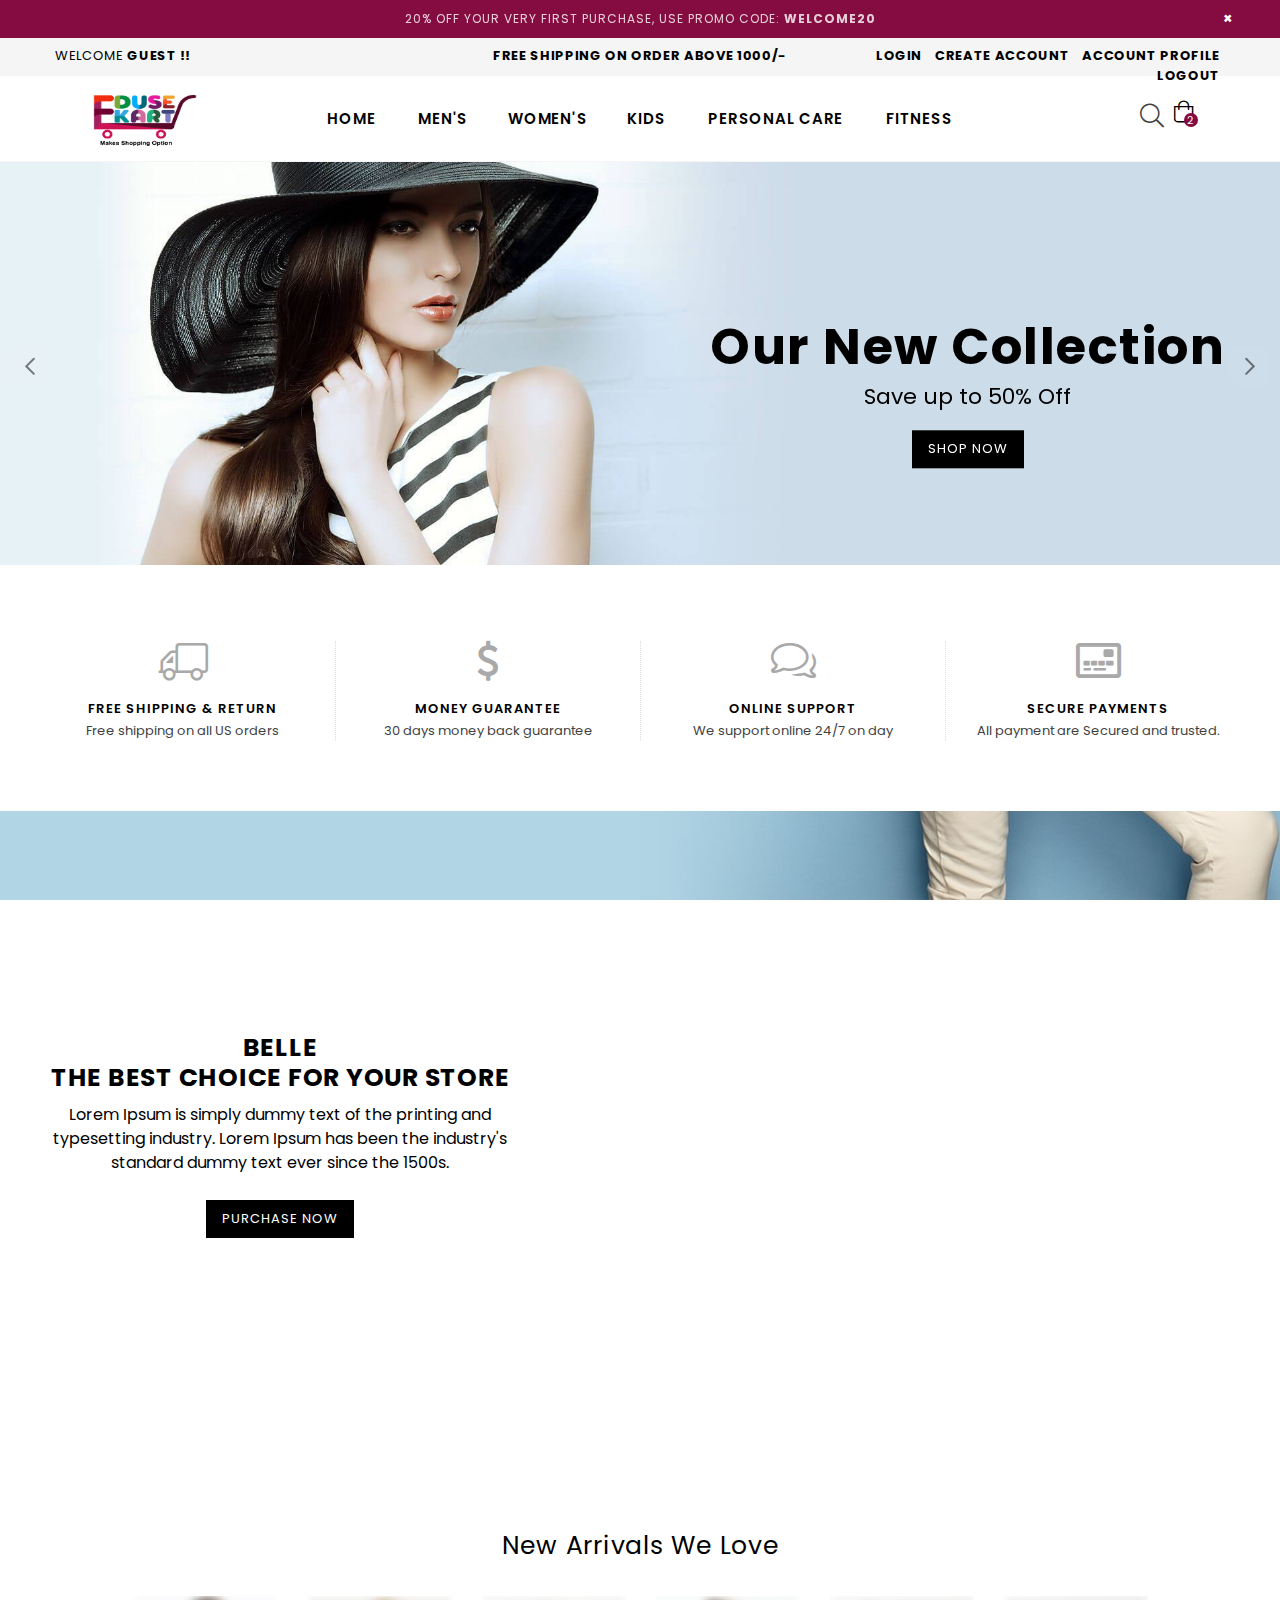
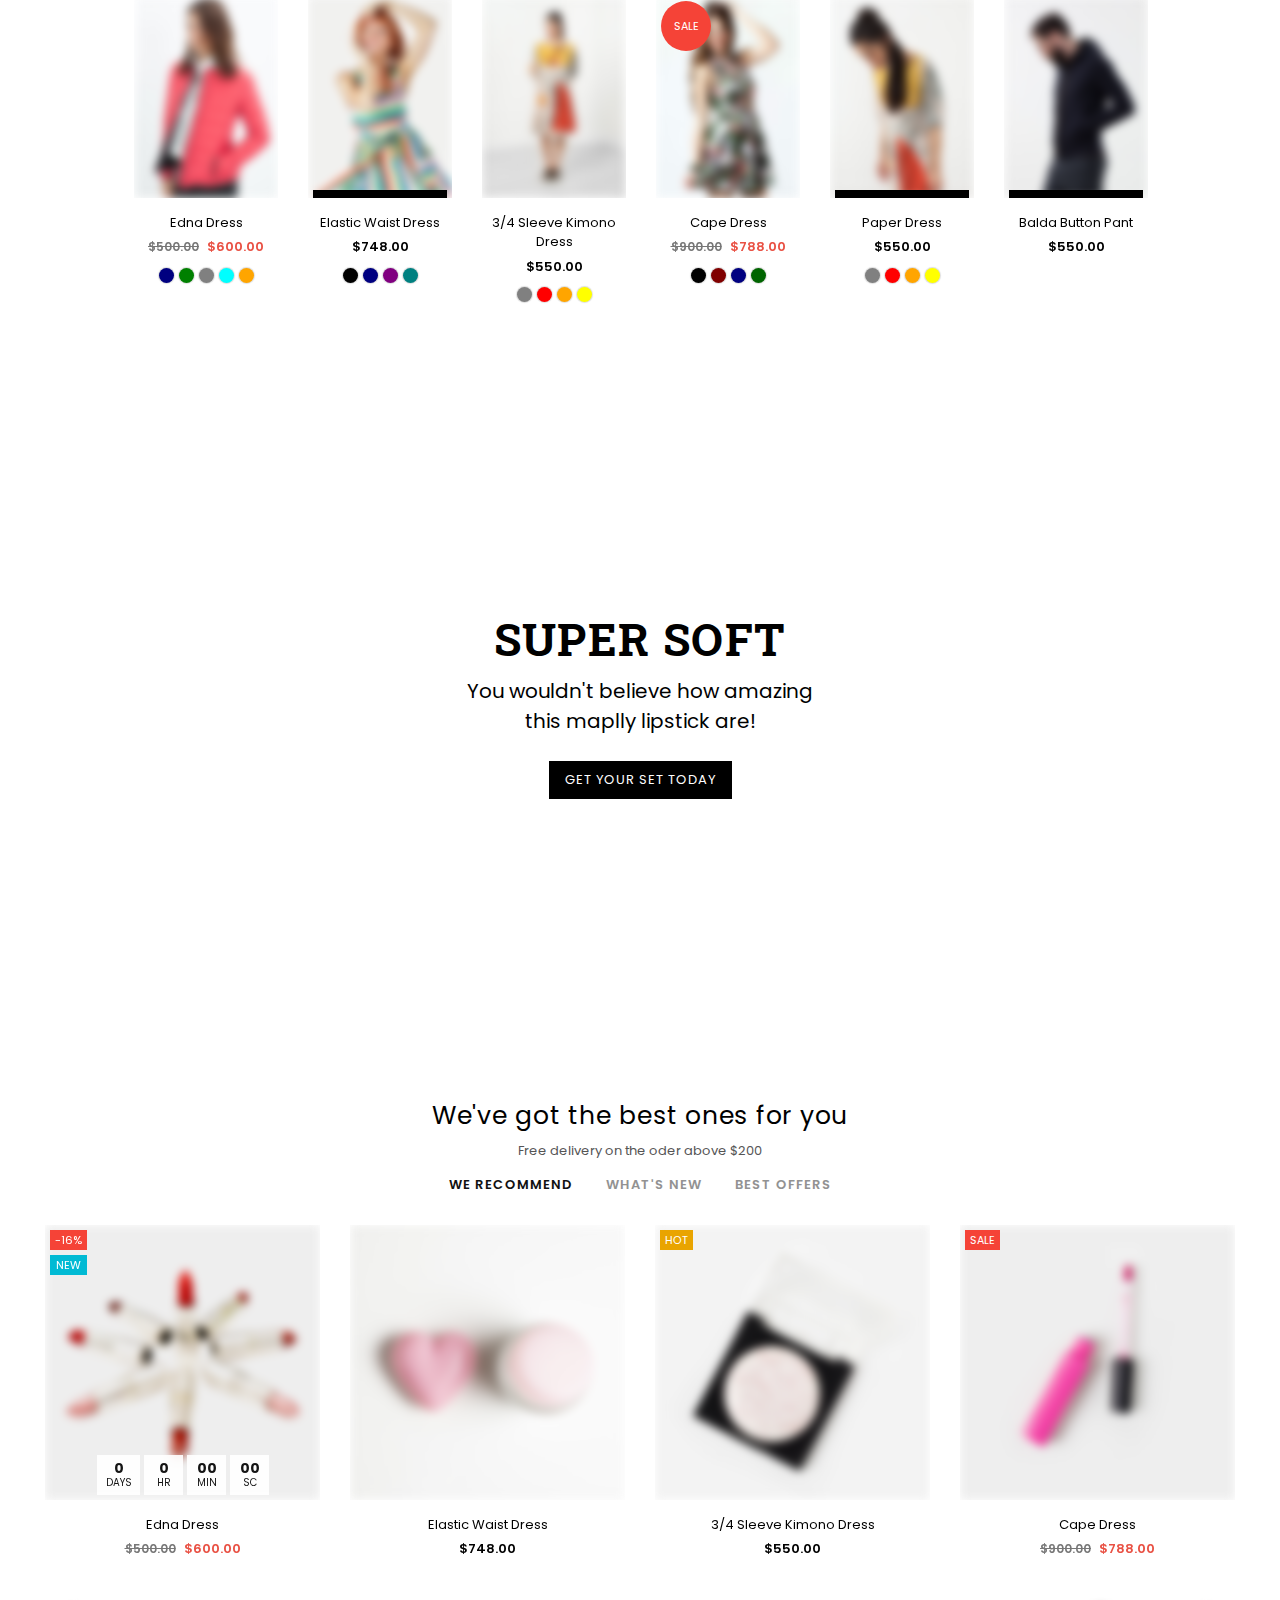
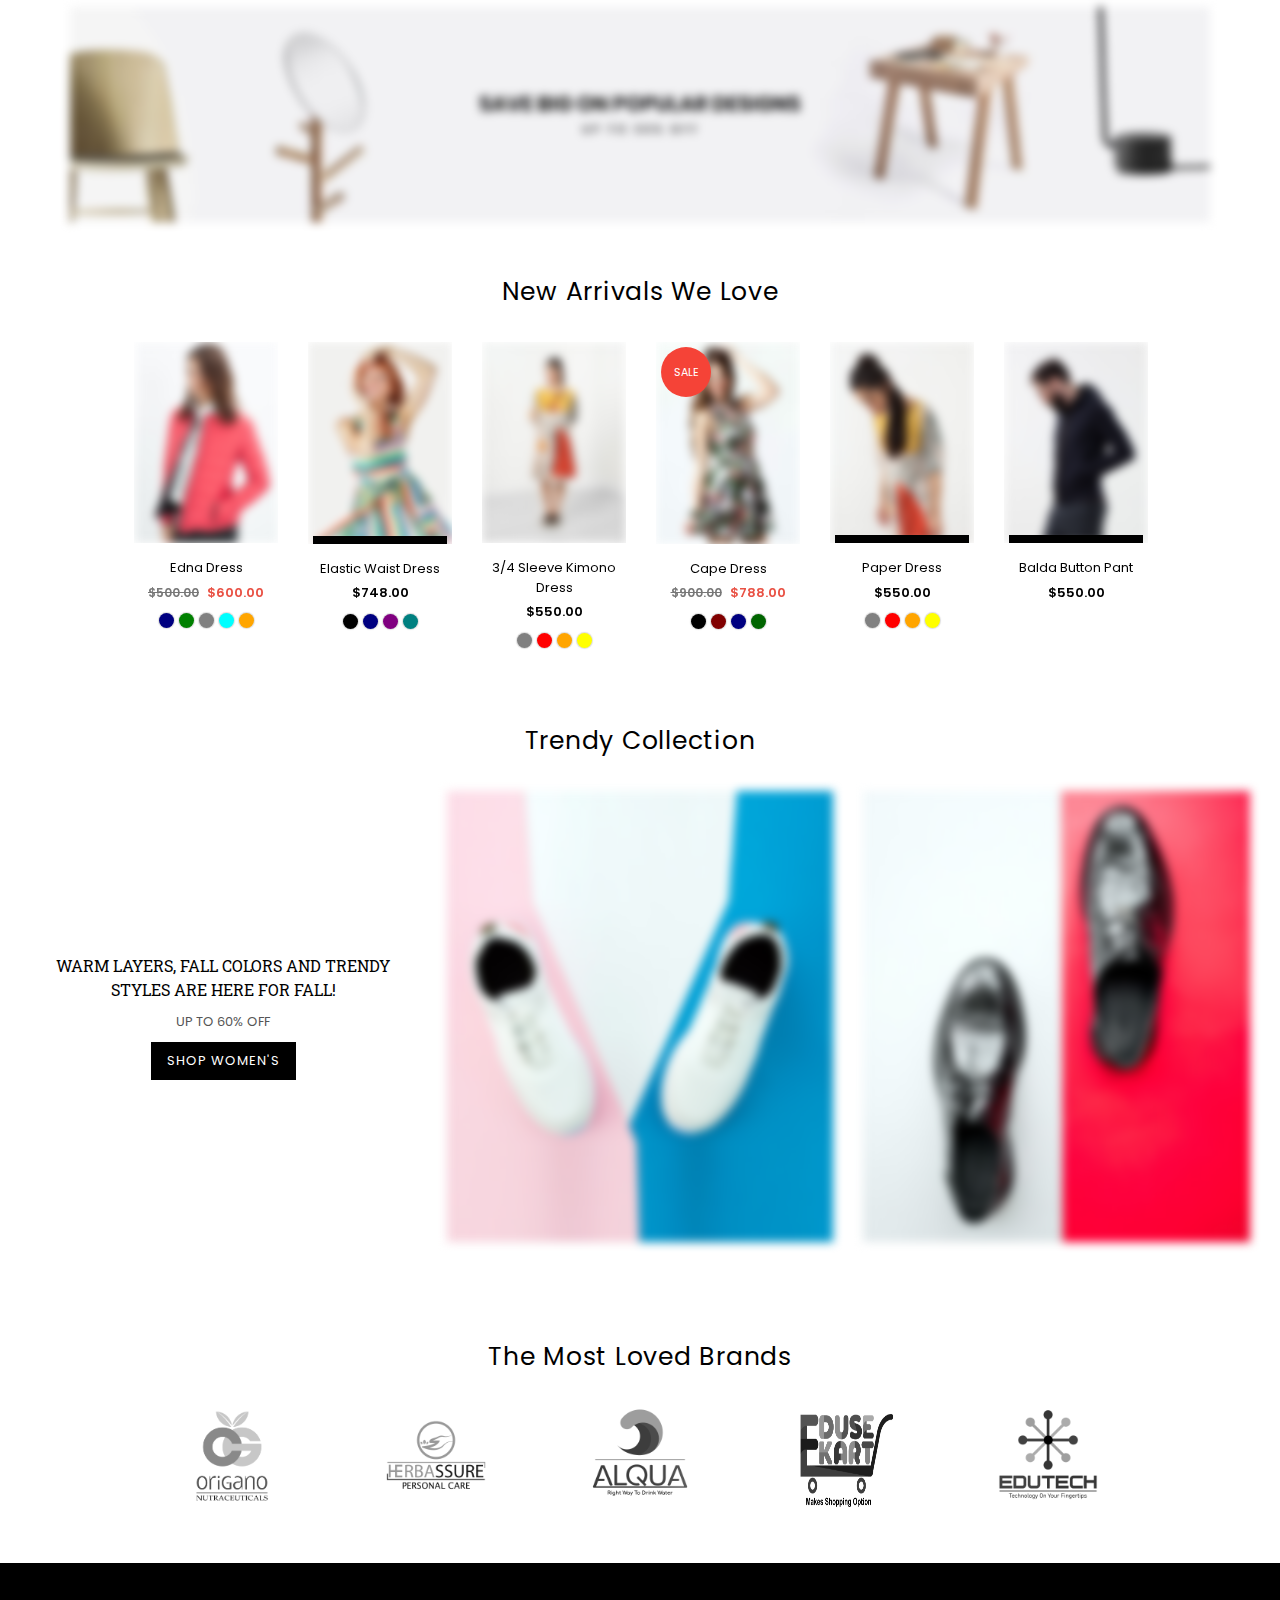
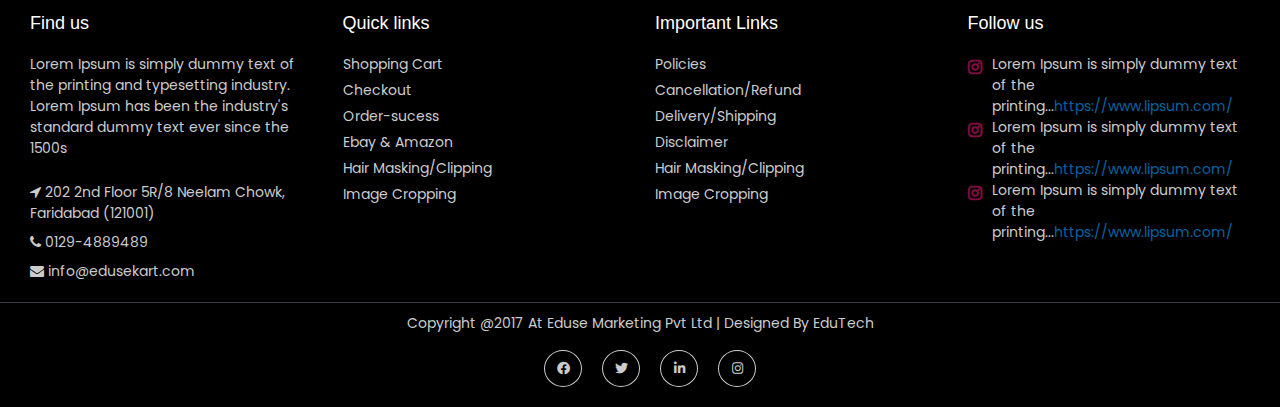
<file: index.html>
<!DOCTYPE html> 
<html class="no-js" lang="en">

<head>
<meta http-equiv="Content-Type" content="text/html; charset=utf-8" />
<meta http-equiv="x-ua-compatible" content="ie=edge">
<title>EduseKart</title>
<meta name="description" content="description">
<meta name="viewport" content="width=device-width, initial-scale=1">
<!-- Favicon -->
<link rel="shortcut icon" href="assets/images/favicon.png" />
<!-- Plugins CSS -->
<link rel="stylesheet" href="assets/css/plugins.css">
<!-- Bootstap CSS -->
<link rel="stylesheet" href="assets/css/bootstrap.min.css">
<!-- Main Style CSS -->
<link rel="stylesheet" href="assets/css/style.css">
<link rel="stylesheet" href="assets/css/responsive.css">
<!-- Footer Style CSS -->
<link rel="stylesheet" href="https://use.fontawesome.com/releases/v5.2.0/css/all.css">
<link rel="stylesheet" href="https://cdnjs.cloudflare.com/ajax/libs/font-awesome/4.7.0/css/font-awesome.min.css">

</head>
<body class="template-index home2-default">
<div id="pre-loader">
    <img src="assets/images/loader.gif" alt="Loading..." />
</div>
<div class="pageWrapper">
	<!--Promotion Bar-->
	<div class="notification-bar mobilehide">
    	<a href="#" class="notification-bar__message">20% off your very first purchase, use promo code: <b>WELCOME20</b></a>
        <span class="close-announcement">×</span>
    </div>
    <!--End Promotion Bar-->
	<!--Search Form Drawer-->
	<div class="search">
        <div class="search__form">
            <form class="search-bar__form" action="#">
                <button class="go-btn search__button" type="submit"><i class="icon anm anm-search-l"></i></button>
                <input class="search__input" type="search" name="q" value="" placeholder="Search entire store..." aria-label="Search" autocomplete="off">
            </form>
            <button type="button" class="search-trigger close-btn"><i class="anm anm-times-l"></i></button>
        </div>
    </div>
    <!--End Search Form Drawer-->
    <!--Top Header-->
    <div class="top-header">
        <div class="container-fluid">
            <div class="row">
            	<div class="col-10 col-sm-8 col-md-5 col-lg-4">
                    <p class="phone-no">Welcome <b>Guest !!</b></p>
                </div>
                <div class="col-sm-4 col-md-4 col-lg-4 d-none d-lg-none d-md-block d-lg-block">
                	<div class="text-center"><p class="top-header_middle-text">Free Shipping On order Above 1000/-</p></div>
                </div>
                <div class="col-2 col-sm-4 col-md-3 col-lg-4 text-right">
                	<span class="user-menu d-block d-lg-none"><i class="anm anm-user-al" aria-hidden="true"></i></span>
                    <ul class="customer-links list-inline">
                        <li><a href="#" data-toggle="modal" data-target="#myModal">Login</a></li>
                        <li><a href="register.html">Create Account</a></li>
                        <li><a href="wishlist.html">Account Profile</a></li>
                        <li><a href="#">Logout</a></li>
                    </ul>
                </div>
            </div>
        </div>
    </div>
    <!--End Top Header-->
    <!--Header-->
    <div class="header-wrap animated d-flex border-bottom">
    	<div class="container-fluid" style="width:95%">        
            <div class="row align-items-center">
            	<!--Desktop Logo-->
                <div class="logo col-md-2 col-lg-2 d-none d-lg-block">
                    <a href="index.html">
                    	<img src="assets/images/logo.png" height="55" width="110"  alt="Belle Multipurpose Html Template" title="Belle Multipurpose Html Template" />
                    </a>
                </div>
                <!--End Desktop Logo-->
                <div class="col-3 col-sm-3 col-md-3 col-lg-8">
                	<div class="d-block d-lg-none">
                        <button type="button" class="btn--link site-header__menu js-mobile-nav-toggle mobile-nav--open">
                        	<i class="icon anm anm-times-l"></i>
                            <i class="anm anm-bars-r"></i>
                        </button>
                    </div>
                	<!--Desktop Menu-->
                	<nav class="grid__item" id="AccessibleNav"><!-- for mobile -->
                        <ul id="siteNav" class="site-nav medium center hidearrow">
                            <li class="lvl1"><a href="#">Home </a></li>
                            <li class="lvl1 parent dropdown"><a href="#">Men's<i class="anm anm-angle-down-l"></i></a>
                          <ul class="dropdown">
                            <li><a href="blog-left-sidebar.html" class="site-nav">Left Sidebar</a></li>
                            <li><a href="blog-right-sidebar.html" class="site-nav">Right Sidebar</a></li>
                            <li><a href="blog-fullwidth.html" class="site-nav">Fullwidth</a></li>
                            <li><a href="blog-grid-view.html" class="site-nav">Gridview</a></li>
                            <li><a href="blog-article.html" class="site-nav">Article</a></li>
                          </ul>
                        </li><li class="lvl1 parent dropdown"><a href="#">Women's<i class="anm anm-angle-down-l"></i></a>
                          <ul class="dropdown">
                            <li><a href="blog-left-sidebar.html" class="site-nav">Left Sidebar</a></li>
                            <li><a href="blog-right-sidebar.html" class="site-nav">Right Sidebar</a></li>
                            <li><a href="blog-fullwidth.html" class="site-nav">Fullwidth</a></li>
                            <li><a href="blog-grid-view.html" class="site-nav">Gridview</a></li>
                            <li><a href="blog-article.html" class="site-nav">Article</a></li>
                          </ul>
                        </li><li class="lvl1 parent dropdown"><a href="#">Kids<i class="anm anm-angle-down-l"></i></a>
                          <ul class="dropdown">
                            <li><a href="blog-left-sidebar.html" class="site-nav">Left Sidebar</a></li>
                            <li><a href="blog-right-sidebar.html" class="site-nav">Right Sidebar</a></li>
                            <li><a href="blog-fullwidth.html" class="site-nav">Fullwidth</a></li>
                            <li><a href="blog-grid-view.html" class="site-nav">Gridview</a></li>
                            <li><a href="blog-article.html" class="site-nav">Article</a></li>
                          </ul>
                        </li>
                        <li class="lvl1 parent dropdown"><a href="#">Personal Care<i class="anm anm-angle-down-l"></i></a>
                          <ul class="dropdown">
                            <li><a href="blog-left-sidebar.html" class="site-nav">Left Sidebar</a></li>
                            <li><a href="blog-right-sidebar.html" class="site-nav">Right Sidebar</a></li>
                            <li><a href="blog-fullwidth.html" class="site-nav">Fullwidth</a></li>
                            <li><a href="blog-grid-view.html" class="site-nav">Gridview</a></li>
                            <li><a href="blog-article.html" class="site-nav">Article</a></li>
                          </ul>
                        </li>
                        <li class="lvl1 parent dropdown"><a href="#">Fitness<i class="anm anm-angle-down-l"></i></a>
                          <ul class="dropdown">
                            <li><a href="blog-left-sidebar.html" class="site-nav">Left Sidebar</a></li>
                            <li><a href="blog-right-sidebar.html" class="site-nav">Right Sidebar</a></li>
                            <li><a href="blog-fullwidth.html" class="site-nav">Fullwidth</a></li>
                            <li><a href="blog-grid-view.html" class="site-nav">Gridview</a></li>
                            <li><a href="blog-article.html" class="site-nav">Article</a></li>
                          </ul>
                        </li>
                      </ul>
                    </nav>
                    <!--End Desktop Menu-->
                </div>
                <!--Mobile Logo-->
                <div class="col-6 col-sm-6 col-md-6 col-lg-2 d-block d-lg-none mobile-logo">
                	<div class="logo">
                        <a href="index.html">
                            <img src="assets/images/logo.png" height="55" width="110" alt="Belle Multipurpose Html Template" title="Belle Multipurpose Html Template" />
                        </a>
                    </div>
                </div>
                <!--Mobile Logo-->
                <div class="col-3 col-sm-3 col-md-3 col-lg-2">
                	<div class="site-cart">
                    	<a href="#" class="site-header__cart" title="Cart">
                        	<i class="icon anm anm-bag-l"></i>
                            <span id="CartCount" class="site-header__cart-count" data-cart-render="item_count">2</span>
                        </a>
                        <!--Minicart Popup-->
                        <div id="header-cart" class="block block-cart">
                        	<ul class="mini-products-list">
                                <li class="item">
                                	<a class="product-image" href="#">
                                    	<img src="assets/images/product-images/cape-dress-1.jpg" alt="3/4 Sleeve Kimono Dress" title="" />
                                    </a>
                                    <div class="product-details">
                                    	<a href="#" class="remove"><i class="anm anm-times-l" aria-hidden="true"></i></a>
                                        <a href="#" class="edit-i remove"><i class="anm anm-edit" aria-hidden="true"></i></a>
                                        <a class="pName" href="cart.html">Sleeve Kimono Dress</a>
                                        <div class="variant-cart">Black / XL</div>
                                        <div class="wrapQtyBtn">
                                            <div class="qtyField">
                                            	<span class="label">Qty:</span>
                                                <a class="qtyBtn minus" href="javascript:void(0);"><i class="fa anm anm-minus-r" aria-hidden="true"></i></a>
                                                <input type="text" id="Quantity" name="quantity" value="1" class="product-form__input qty">
                                                <a class="qtyBtn plus" href="javascript:void(0);"><i class="fa anm anm-plus-r" aria-hidden="true"></i></a>
                                            </div>
                                        </div>
                                        <div class="priceRow">
                                        	<div class="product-price">
                                            	<span class="money">₹59.00</span>
                                            </div>
                                         </div>
									</div>
                                </li>
                                <li class="item">
                                	<a class="product-image" href="#">
                                    	<img src="assets/images/product-images/cape-dress-2.jpg" alt="Elastic Waist Dress - Black / Small" title="" />
                                    </a>
                                    <div class="product-details">
                                    	<a href="#" class="remove"><i class="anm anm-times-l" aria-hidden="true"></i></a>
                                        <a href="#" class="edit-i remove"><i class="anm anm-edit" aria-hidden="true"></i></a>
                                        <a class="pName" href="cart.html">Elastic Waist Dress</a>
                                        <div class="variant-cart">Gray / XXL</div>
                                        <div class="wrapQtyBtn">
                                            <div class="qtyField">
                                            	<span class="label">Qty:</span>
                                                <a class="qtyBtn minus" href="javascript:void(0);"><i class="fa anm anm-minus-r" aria-hidden="true"></i></a>
                                                <input type="text" id="Quantity" name="quantity" value="1" class="product-form__input qty">
                                                <a class="qtyBtn plus" href="javascript:void(0);"><i class="fa anm anm-plus-r" aria-hidden="true"></i></a>
                                            </div>
                                        </div>
                                       	<div class="priceRow">
                                            <div class="product-price">
                                                <span class="money">₹99.00</span>
                                            </div>
                                        </div>
                                    </div>
                                </li>
                            </ul>
                            <div class="total">
                            	<div class="total-in">
                                	<span class="label">Cart Subtotal:</span><span class="product-price"><span class="money">₹748.00</span></span>
                                </div>
                                 <div class="buttonSet text-center">
                                    <a href="cart.html" class="btn btn-secondary btn--small">View Cart</a>
                                    <a href="checkout.html" class="btn btn-secondary btn--small">Checkout</a>
                                </div>
                            </div>
                        </div>
                        <!--End Minicart Popup-->
                    </div>
                    <div class="site-header__search">
                    	<button type="button" class="search-trigger"><i class="icon anm anm-search-l"></i></button>
                    </div>
                </div>
        	</div>
        </div>
    </div>
    <!--End Header-->
    
    <!--Mobile Menu-->
    <div class="mobile-nav-wrapper" role="navigation">
		<div class="closemobileMenu"><i class="icon anm anm-times-l pull-right"></i> Close Menu</div>
        <ul id="MobileNav" class="mobile-nav">
        	<li class="lvl1 parent megamenu"><a href="index.html">Home <i class="anm anm-plus-l"></i></a>
          <ul>
            <li><a href="#" class="site-nav">Home Group 1<i class="anm anm-plus-l"></i></a>
              <ul>
                <li><a href="index.html" class="site-nav">Home 1 - Classic</a></li>
                <li><a href="home2-default.html" class="site-nav">Home 2 - Default</a></li>
                <li><a href="home15-funiture.html" class="site-nav">Home 15 - Furniture </a></li>
                <li><a href="home3-boxed.html" class="site-nav">Home 3 - Boxed</a></li>
                <li><a href="home4-fullwidth.html" class="site-nav">Home 4 - Fullwidth</a></li>
                <li><a href="home5-cosmetic.html" class="site-nav">Home 5 - Cosmetic</a></li>
                <li><a href="home6-modern.html" class="site-nav">Home 6 - Modern</a></li>
                <li><a href="home7-shoes.html" class="site-nav last">Home 7 - Shoes</a></li>
              </ul>
            </li>
            <li><a href="#" class="site-nav">Home Group 2<i class="anm anm-plus-l"></i></a>
              <ul>
                <li><a href="home8-jewellery.html" class="site-nav">Home 8 - Jewellery</a></li>
                <li><a href="home9-parallax.html" class="site-nav">Home 9 - Parallax</a></li>
                <li><a href="home10-minimal.html" class="site-nav">Home 10 - Minimal</a></li>
                <li><a href="home11-grid.html" class="site-nav">Home 11 - Grid</a></li>
                <li><a href="home12-category.html" class="site-nav">Home 12 - Category</a></li>
                <li><a href="home13-auto-parts.html" class="site-nav">Home 13 - Auto Parts</a></li>
                <li><a href="home14-bags.html" class="site-nav last">Home 14 - Bags</a></li>
              </ul>
            </li>
            <li><a href="#" class="site-nav">New Sections<i class="anm anm-plus-l"></i></a>
              <ul>
                <li><a href="home11-grid.html" class="site-nav">Image Gallery</a></li>
                <li><a href="home5-cosmetic.html" class="site-nav">Featured Product</a></li>
                <li><a href="home7-shoes.html" class="site-nav">Columns with Items</a></li>
                <li><a href="home6-modern.html" class="site-nav">Text columns with images</a></li>
                <li><a href="home2-default.html" class="site-nav">Products Carousel</a></li>
                <li><a href="home9-parallax.html" class="site-nav last">Parallax Banner</a></li>
              </ul>
            </li>
            <li><a href="#" class="site-nav">New Features<i class="anm anm-plus-l"></i></a>
              <ul>
                <li><a href="home13-auto-parts.html" class="site-nav">Top Information Bar </a></li>
                <li><a href="#" class="site-nav">Age Varification </a></li>
                <li><a href="#" class="site-nav">Footer Blocks</a></li>
                <li><a href="#" class="site-nav">2 New Megamenu style</a></li>
                <li><a href="#" class="site-nav">Show Total Savings </a></li>
                <li><a href="#" class="site-nav">New Custom Icons</a></li>
                <li><a href="#" class="site-nav last">Auto Currency</a></li>
              </ul>
            </li>
          </ul>
        </li>
        	<li class="lvl1 parent megamenu"><a href="#">Shop <i class="anm anm-plus-l"></i></a>
          <ul>
            <li><a href="#" class="site-nav">Shop Pages<i class="anm anm-plus-l"></i></a>
              <ul>
                <li><a href="shop-left-sidebar.html" class="site-nav">Left Sidebar</a></li>
                <li><a href="shop-right-sidebar.html" class="site-nav">Right Sidebar</a></li>
                <li><a href="shop-fullwidth.html" class="site-nav">Fullwidth</a></li>
                <li><a href="shop-grid-3.html" class="site-nav">3 items per row</a></li>
                <li><a href="shop-grid-4.html" class="site-nav">4 items per row</a></li>
                <li><a href="shop-grid-5.html" class="site-nav">5 items per row</a></li>
                <li><a href="shop-grid-6.html" class="site-nav">6 items per row</a></li>
                <li><a href="shop-grid-7.html" class="site-nav">7 items per row</a></li>
                <li><a href="shop-listview.html" class="site-nav last">Product Listview</a></li>
              </ul>
            </li>
            <li><a href="#" class="site-nav">Shop Features<i class="anm anm-plus-l"></i></a>
              <ul>
                <li><a href="shop-left-sidebar.html" class="site-nav">Product Countdown </a></li>
                <li><a href="shop-right-sidebar.html" class="site-nav">Infinite Scrolling</a></li>
                <li><a href="shop-grid-3.html" class="site-nav">Pagination - Classic</a></li>
                <li><a href="shop-grid-6.html" class="site-nav">Pagination - Load More</a></li>
                <li><a href="product-labels.html" class="site-nav">Dynamic Product Labels</a></li>
                <li><a href="product-swatches-style.html" class="site-nav">Product Swatches </a></li>
                <li><a href="product-hover-info.html" class="site-nav">Product Hover Info</a></li>
                <li><a href="shop-grid-3.html" class="site-nav">Product Reviews</a></li>
                <li><a href="shop-left-sidebar.html" class="site-nav last">Discount Label </a></li>
              </ul>
            </li>
          </ul>
        </li>
        	<li class="lvl1 parent megamenu"><a href="product-detail.html">Product <i class="anm anm-plus-l"></i></a>
          <ul>
            <li><a href="product-detail.html" class="site-nav">Product Page<i class="anm anm-plus-l"></i></a>
              <ul>
                <li><a href="product-detail.html" class="site-nav">Product Layout 1</a></li>
                <li><a href="product-layout-2.html" class="site-nav">Product Layout 2</a></li>
                <li><a href="product-layout-3.html" class="site-nav">Product Layout 3</a></li>
                <li><a href="product-with-left-thumbs.html" class="site-nav">Product With Left Thumbs</a></li>
                <li><a href="product-with-right-thumbs.html" class="site-nav">Product With Right Thumbs</a></li>
                <li><a href="product-with-bottom-thumbs.html" class="site-nav last">Product With Bottom Thumbs</a></li>
              </ul>
            </li>
            <li><a href="short-description.html" class="site-nav">Product Features<i class="anm anm-plus-l"></i></a>
              <ul>
                <li><a href="short-description.html" class="site-nav">Short Description</a></li>
                <li><a href="product-countdown.html" class="site-nav">Product Countdown</a></li>
                <li><a href="product-video.html" class="site-nav">Product Video</a></li>
                <li><a href="product-quantity-message.html" class="site-nav">Product Quantity Message</a></li>
                <li><a href="product-visitor-sold-count.html" class="site-nav">Product Visitor/Sold Count </a></li>
                <li><a href="product-zoom-lightbox.html" class="site-nav last">Product Zoom/Lightbox </a></li>
              </ul>
            </li>
            <li><a href="#" class="site-nav">Product Features<i class="anm anm-plus-l"></i></a>
              <ul>
                <li><a href="product-with-variant-image.html" class="site-nav">Product with Variant Image</a></li>
                <li><a href="product-with-color-swatch.html" class="site-nav">Product with Color Swatch</a></li>
                <li><a href="product-with-image-swatch.html" class="site-nav">Product with Image Swatch</a></li>
                <li><a href="product-with-dropdown.html" class="site-nav">Product with Dropdown</a></li>
                <li><a href="product-with-rounded-square.html" class="site-nav">Product with Rounded Square</a></li>
                <li><a href="swatches-style.html" class="site-nav last">Product Swatches All Style</a></li>
              </ul>
            </li>
            <li><a href="#" class="site-nav">Product Features<i class="anm anm-plus-l"></i></a>
              <ul>
                <li><a href="product-accordion.html" class="site-nav">Product Accordion</a></li>
                <li><a href="product-pre-orders.html" class="site-nav">Product Pre-orders </a></li>
                <li><a href="product-labels-detail.html" class="site-nav">Product Labels</a></li>
                <li><a href="product-discount.html" class="site-nav">Product Discount In %</a></li>
                <li><a href="product-shipping-message.html" class="site-nav">Product Shipping Message</a></li>
                <li><a href="product-shipping-message.html" class="site-nav last">Size Guide </a></li>
              </ul>
            </li>
          </ul>
        </li>
        	<li class="lvl1 parent megamenu"><a href="about-us.html">Pages <i class="anm anm-plus-l"></i></a>
          <ul>
          	<li><a href="cart-variant1.html" class="site-nav">Cart Page <i class="anm anm-plus-l"></i></a>
                <ul class="dropdown">
                    <li><a href="cart-variant1.html" class="site-nav">Cart Variant1</a></li>
                    <li><a href="cart-variant2.html" class="site-nav">Cart Variant2</a></li>
                 </ul>
            </li>
            <li><a href="compare-variant1.html" class="site-nav">Compare Product <i class="anm anm-plus-l"></i></a>
                <ul class="dropdown">
                    <li><a href="compare-variant1.html" class="site-nav">Compare Variant1</a></li>
                    <li><a href="compare-variant2.html" class="site-nav">Compare Variant2</a></li>
                 </ul>
            </li>
			<li><a href="checkout.html" class="site-nav">Checkout</a></li>
            <li><a href="about-us.html" class="site-nav">About Us<span class="lbl nm_label1">New</span></a></li>
            <li><a href="contact-us.html" class="site-nav">Contact Us</a></li>
            <li><a href="faqs.html" class="site-nav">FAQs</a></li>
            <li><a href="lookbook1.html" class="site-nav">Lookbook<i class="anm anm-plus-l"></i></a>
              <ul>
                <li><a href="lookbook1.html" class="site-nav">Style 1</a></li>
                <li><a href="lookbook2.html" class="site-nav last">Style 2</a></li>
              </ul>
            </li>
            <li><a href="404.html" class="site-nav">404</a></li>
            <li><a href="coming-soon.html" class="site-nav">Coming soon<span class="lbl nm_label1">New</span></a></li>
          </ul>
        </li>
        	<li class="lvl1 parent megamenu"><a href="blog-left-sidebar.html">Account<i class="anm anm-plus-l"></i></a>
          <ul>
            <li><a href="blog-left-sidebar.html" class="site-nav">Orders</a></li>
            <li><a href="blog-right-sidebar.html" class="site-nav">Wishlist</a></li>
            <li><a href="blog-fullwidth.html" class="site-nav">Gift Cards</a></li>
            <li><a href="blog-grid-view.html" class="site-nav">E-Coins</a></li>
            <li><a href="blog-article.html" class="site-nav">Coupens</a></li>
            <li><a href="blog-article.html" class="site-nav">Saved Addresses</a></li>
          </ul>
        </li>
        	<li class="lvl1"><a href="#"><b>Login</b></a>
            <li class="lvl1"><a href="#"><b>Register</b></a>
        </li>
      </ul>
	</div>
	<!--End Mobile Menu-->
<!--------------------------End Header------------------------------------->
<!--------------------------End Header------------------------------------->
<!--------------------------End Header------------------------------------->
    
    <!--Body Content-->
    <div id="page-content">
    	<!--Home slider-->
    	<div class="slideshow slideshow-wrapper pb-section">
        	<div class="home-slideshow">
            	<div class="slide">
                	<div class="blur-up lazyload">
                        <img class="blur-up lazyload" data-src="assets/images/slideshow-banners/home2-default-banner1.jpg" src="assets/images/slideshow-banners/home2-default-banner1.jpg" alt="Shop Our New Collection" title="Shop Our New Collection" />
                        <div class="slideshow__text-wrap slideshow__overlay classic middle">
                            <div class="slideshow__text-content middle">
                            	<div class="container">
                                    <div class="wrap-caption right">
                                        <h2 class="h1 mega-title slideshow__title">Our New Collection</h2>
                                        <span class="mega-subtitle slideshow__subtitle">Save up to 50% Off</span>
                                        <span class="btn">Shop now</span>
                                    </div>
                                </div>
                            </div>
                        </div>
                    </div>
                </div>
                <div class="slide">
                	<div class="blur-up lazyload">
                        <img class="blur-up lazyload" data-src="assets/images/slideshow-banners/home2-default-banner2.jpg" src="assets/images/slideshow-banners/home2-default-banner2.jpg" alt="Summer Bikini Collection" title="Summer Bikini Collection" />
                        <div class="slideshow__text-wrap slideshow__overlay classic middle">
                            <div class="slideshow__text-content middle">
                            	<div class="container">
                                    <div class="wrap-caption center">
                                        <h2 class="h1 mega-title slideshow__title">Fashion &amp; Show</h2>
                                        <span class="mega-subtitle slideshow__subtitle">A World Fashion and Trendy Fashion Clother's</span>
                                        <span class="btn">Shop now</span>
                                    </div>
                                </div>
                            </div>
                        </div>
                    </div>
                </div>
            </div>
        </div>
        <!--End Home slider-->
         <!--Store Feature-->
        <div class="store-feature section">
            <div class="container">
                <div class="row">
                    <div class="col-12 col-sm-12 col-md-12 col-lg-12">
                        <ul class="display-table store-info">
                            <li class="display-table-cell">
                                <i class="icon anm anm-truck-l"></i>
                                <h5>Free Shipping &amp; Return</h5>
                                <span class="sub-text">Free shipping on all US orders</span>
                            </li>
                            <li class="display-table-cell">
                                <i class="icon anm anm-dollar-sign-r"></i>
                                <h5>Money Guarantee</h5>
                                <span class="sub-text">30 days money back guarantee</span>
                            </li>
                            <li class="display-table-cell">
                                <i class="icon anm anm-comments-l"></i>
                                <h5>Online Support</h5>
                                <span class="sub-text">We support online 24/7 on day</span>
                            </li>
                            <li class="display-table-cell">
                                <i class="icon anm anm-credit-card-front-r"></i>
                                <h5>Secure Payments</h5>
                                <span class="sub-text">All payment are Secured and trusted.</span>
                            </li>
                        </ul>
                    </div>
                </div>
            </div>
        </div>
        <!--End Store Feature-->
        <!--Parallax Section-->
        <div class="section">
            <div class="hero hero--large hero__overlay bg-size">
            	<img class="bg-img" src="assets/images/parallax-banners/parallax-banner.jpg" alt="" />
                <div class="hero__inner">
                    <div class="container">
                        <div class="wrap-text left text-small font-bold">
                            <h2 class="h2 mega-title">Belle <br> The best choice for your store</h2>
                            <div class="rte-setting mega-subtitle">Lorem Ipsum is simply dummy text of the printing and typesetting industry. Lorem Ipsum has been the industry's standard dummy text ever since the 1500s.</div>
                            <a href="#" class="btn">Purchase Now</a>
                        </div>
                    </div>
                </div>
            </div>
        </div>
        <!--End Parallax Section-->
        <!--New Arrivals-->
        <div class="product-rows section">
            <div class="container-fluid" style="width:90%;">
                <div class="row">
                    <div class="col-12 col-sm-12 col-md-12 col-lg-12">
                        <div class="section-header text-center">
                            <h2 class="h2">New Arrivals We Love</h2>
                        </div>
                    </div>
                </div>
                <div class="productSlider-fullwidth grid-products grid-products-hover-btn">
                    <div class="col-12 item">
                        <!-- start product image -->
                        <div class="product-image">
                            <!-- start product image -->
                            <a href="product-detail.html" class="grid-view-item__link">
                                <!-- image -->
                                <img class="primary blur-up lazyload" data-src="assets/images/product-images/product-image1.jpg" src="assets/images/product-images/product-image1.jpg" alt="image" title="product">
                                <!-- End image -->
                                <!-- Hover image -->
                                <img class="hover blur-up lazyload" data-src="assets/images/product-images/product-image1-1.jpg" src="assets/images/product-images/product-image1-1.jpg" alt="image" title="product">
                                <!-- End hover image -->
                                <!-- Variant Image-->
                                <img class="grid-view-item__image hover variantImg" src="assets/images/product-images/product-image1.jpg" alt="image" title="product">
                                <!-- Variant Image-->
                            </a>
                            <!-- end product image -->
                            <!-- Start product button -->
                            <form class="variants add" action="#" method="post">
                                <button class="btn btn-addto-cart" type="button" tabindex="0">Add To Cart</button>
                            </form>
                            <div class="button-set">
                                <a href="javascript:void(0)" title="Quick View" class="quick-view-popup quick-view" data-toggle="modal" data-target="#content_quickview">
                                    <i class="icon anm anm-search-plus-r"></i>
                                </a>
                                <div class="wishlist-btn">
                                    <a class="wishlist add-to-wishlist" href="wishlist.html">
                                        <i class="icon anm anm-heart-l"></i>
                                    </a>
                                </div>
                                <div class="compare-btn">
                                    <a class="compare add-to-compare" href="compare.html" title="Add to Compare">
                                        <i class="icon anm anm-random-r"></i>
                                    </a>
                                </div>
                            </div>
                            <!-- end product button -->
                        </div>
                        <!-- end product image -->
                        <!--start product details -->
                        <div class="product-details text-center">
                            <!-- product name -->
                            <div class="product-name">
                                <a href="product-detail.html">Edna Dress</a>
                            </div>
                            <!-- End product name -->
                            <!-- product price -->
                            <div class="product-price">
                                <span class="old-price">$500.00</span>
                                <span class="price">$600.00</span>
                            </div>
                            <!-- End product price -->
                            <!-- Color Variant -->
                            <ul class="swatches">
                                <li class="swatch small rounded navy" rel="assets/images/product-images/product-image-stw1.jpg"></li>
                                <li class="swatch small rounded green" rel="assets/images/product-images/product-image-stw1-1.jpg"></li>
                                <li class="swatch small rounded gray" rel="assets/images/product-images/product-image-stw1-2.jpg"></li>
                                <li class="swatch small rounded aqua" rel="assets/images/product-images/product-image-stw1-3.jpg"></li>
                                <li class="swatch small rounded orange" rel="assets/images/product-images/product-image-stw1-4.jpg"></li>
                            </ul>
                            <!-- End Variant -->
                        </div>
                        <!-- End product details -->
                    </div>
                    <div class="col-12 item">
                        <!-- start product image -->
                        <div class="product-image">
                            <!-- start product image -->
                            <a href="product-detail.html" class="grid-view-item__link">
                                <!-- image -->
                                <img class="primary blur-up lazyload" data-src="assets/images/product-images/product-image2.jpg" src="assets/images/product-images/product-image2.jpg" alt="image" title="product">
                                <!-- End image -->
                                <!-- Hover image -->
                                <img class="hover blur-up lazyload" data-src="assets/images/product-images/product-image2-1.jpg" src="assets/images/product-images/product-image2-1.jpg" alt="image" title="product">
                                <!-- End hover image -->
                                <!-- Variant Image-->
                                <img class="grid-view-item__image hover variantImg" src="assets/images/product-images/product-image1.jpg" alt="image" title="product">
                                <!-- Variant Image-->
                            </a>
                            <!-- end product image -->
    
                            <!-- Start product button -->
                            <form class="variants add" action="#" method="post">
                                <button class="btn btn-addto-cart" type="button" tabindex="0">Select Options</button>
                            </form>
                            <div class="button-set">
                                <a href="javascript:void(0)" title="Quick View" class="quick-view-popup quick-view" data-toggle="modal" data-target="#content_quickview">
                                    <i class="icon anm anm-search-plus-r"></i>
                                </a>
                                <div class="wishlist-btn">
                                    <a class="wishlist add-to-wishlist" href="wishlist.html">
                                        <i class="icon anm anm-heart-l"></i>
                                    </a>
                                </div>
                                <div class="compare-btn">
                                    <a class="compare add-to-compare" href="compare.html" title="Add to Compare">
                                        <i class="icon anm anm-random-r"></i>
                                    </a>
                                </div>
                            </div>
                            <!-- end product button -->
                        </div>
                        <!-- end product image -->
    
                        <!--start product details -->
                        <div class="product-details text-center">
                            <!-- product name -->
                            <div class="product-name">
                                <a href="product-detail.html">Elastic Waist Dress</a>
                            </div>
                            <!-- End product name -->
                            <!-- product price -->
                            <div class="product-price">
                                <span class="price">$748.00</span>
                            </div>
                            <!-- End product price -->
                            <!-- Color Variant -->
                            <ul class="swatches">
                                <li class="swatch small rounded black" rel="assets/images/product-images/product-image2.jpg"></li>
                                <li class="swatch small rounded navy" rel="assets/images/product-images/product-image-swt2.jpg"></li>
                                <li class="swatch small rounded purple" rel="assets/images/product-images/product-image-swt2-1.jpg"></li>
                                <li class="swatch small rounded teal" rel="assets/images/product-images/product-image-swt2-2.jpg"></li>
                            </ul>
                            <!-- End Variant -->
                        </div>
                        <!-- End product details -->
                    </div>
                    <div class="col-12 item">
                        <!-- start product image -->
                        <div class="product-image">
                            <!-- start product image -->
                           <a href="product-detail.html" class="grid-view-item__link">
                                <!-- image -->
                                <img class="primary blur-up lazyload" data-src="assets/images/product-images/product-image3.jpg" src="assets/images/product-images/product-image3.jpg" alt="image" title="product">
                                <!-- End image -->
                                <!-- Hover image -->
                                <img class="hover blur-up lazyload" data-src="assets/images/product-images/product-image3-1.jpg" src="assets/images/product-images/product-image3-1.jpg" alt="image" title="product">
                                <!-- End hover image -->
                                <!-- Variant Image-->
                                <img class="grid-view-item__image hover variantImg" src="assets/images/product-images/product-image3.jpg" alt="image" title="product">
                                <!-- Variant Image-->
                            </a>
                            <!-- end product image -->
    
                            <!-- Start product button -->
                            <form class="variants add" action="#" method="post">
                                <button class="btn btn-addto-cart" type="button" tabindex="0">Add To Cart</button>
                            </form>
                            <div class="button-set">
                                <a href="javascript:void(0)" title="Quick View" class="quick-view-popup quick-view" data-toggle="modal" data-target="#content_quickview">
                                    <i class="icon anm anm-search-plus-r"></i>
                                </a>
                                <div class="wishlist-btn">
                                    <a class="wishlist add-to-wishlist" href="wishlist.html">
                                        <i class="icon anm anm-heart-l"></i>
                                    </a>
                                </div>
                                <div class="compare-btn">
                                    <a class="compare add-to-compare" href="compare.html" title="Add to Compare">
                                        <i class="icon anm anm-random-r"></i>
                                    </a>
                                </div>
                            </div>
                            <!-- end product button -->
                        </div>
                        <!-- end product image -->
    
                        <!--start product details -->
                        <div class="product-details text-center">
                            <!-- product name -->
                            <div class="product-name">
                                <a href="product-detail.html">3/4 Sleeve Kimono Dress</a>
                            </div>
                            <!-- End product name -->
                            <!-- product price -->
                            <div class="product-price">
                                <span class="price">$550.00</span>
                            </div>
                            <!-- End product price -->
                            <!-- Color Variant -->
                            <ul class="swatches">
                                <li class="swatch small rounded gray" rel="assets/images/product-images/product-image16.jpg"></li>
                                <li class="swatch small rounded red" rel="assets/images/product-images/product-image5.jpg"></li>
                                <li class="swatch small rounded orange" rel="assets/images/product-images/product-image5-1.jpg"></li>
                                <li class="swatch small rounded yellow" rel="assets/images/product-images/product-image17.jpg"></li>
                            </ul>
                            <!-- End Variant -->
                        </div>
                        <!-- End product details -->
                    </div>
                    <div class="col-12 item">
                        <!-- start product image -->
                        <div class="product-image">
                            <!-- start product image -->
                            <a href="product-detail.html" class="grid-view-item__link">
                                <!-- image -->
                                <img class="primary blur-up lazyload" data-src="assets/images/product-images/product-image4.jpg" src="assets/images/product-images/product-image4.jpg" alt="image" title="product" />
                                <!-- End image -->
                                <!-- Hover image -->
                                <img class="hover blur-up lazyload" data-src="assets/images/product-images/product-image4-1.jpg" src="assets/images/product-images/product-image4-1.jpg" alt="image" title="product" />
                                <!-- End hover image -->
                                <!-- Variant Image-->
                                <img class="grid-view-item__image hover variantImg" src="assets/images/product-images/product-image3.jpg" alt="image" title="product">
                                <!-- Variant Image-->
                                <!-- product label -->
                                <div class="product-labels rounded"><span class="lbl on-sale">Sale</span></div>
                                <!-- End product label -->
                            </a>
                            <!-- end product image -->
    
                            <!-- Start product button -->
                            <form class="variants add" action="#" method="post">
                                <button class="btn btn-addto-cart" type="button" tabindex="0">Add To Cart</button>
                            </form>
                            <div class="button-set">
                                <a href="javascript:void(0)" title="Quick View" class="quick-view-popup quick-view" data-toggle="modal" data-target="#content_quickview">
                                    <i class="icon anm anm-search-plus-r"></i>
                                </a>
                                <div class="wishlist-btn">
                                    <a class="wishlist add-to-wishlist" href="wishlist.html">
                                        <i class="icon anm anm-heart-l"></i>
                                    </a>
                                </div>
                                <div class="compare-btn">
                                    <a class="compare add-to-compare" href="compare.html" title="Add to Compare">
                                        <i class="icon anm anm-random-r"></i>
                                    </a>
                                </div>
                            </div>
                            <!-- end product button -->
                        </div>
                        <!-- end product image -->
    
                        <!--start product details -->
                        <div class="product-details text-center">
                            <!-- product name -->
                            <div class="product-name">
                                <a href="product-detail.html">Cape Dress</a>
                            </div>
                            <!-- End product name -->
                            <!-- product price -->
                            <div class="product-price">
                                <span class="old-price">$900.00</span>
                                <span class="price">$788.00</span>
                            </div>
                            <!-- End product price -->
                            <!-- Color Variant -->
                            <ul class="swatches">
                                <li class="swatch small rounded black" rel="assets/images/product-images/cape-dress-2.jpg"></li>
                                <li class="swatch small rounded maroon" rel="assets/images/product-images/product-image4-1.jpg"></li>
                                <li class="swatch small rounded navy" rel="assets/images/product-images/product-image2.jpg"></li>
                                <li class="swatch small rounded darkgreen" rel="assets/images/product-images/product-image2-1.jpg"></li>
                            </ul>
                            <!-- End Variant -->
                        </div>
                        <!-- End product details -->
                    </div>
                    <div class="col-12 item">
                        <!-- start product image -->
                        <div class="product-image">
                            <!-- start product image -->
                            <a href="product-detail.html" class="grid-view-item__link">
                                <!-- image -->
                                <img class="primary blur-up lazyload" data-src="assets/images/product-images/product-image5.jpg" src="assets/images/product-images/product-image5.jpg" alt="image" title="product" />
                                <!-- End image -->
                                <!-- Hover image -->
                                <img class="hover blur-up lazyload" data-src="assets/images/product-images/product-image5-1.jpg" src="assets/images/product-images/product-image5-1.jpg" alt="image" title="product" />
                                <!-- End hover image -->
                                <!-- Variant Image-->
                                <img class="grid-view-item__image hover variantImg" src="assets/images/product-images/product-image5.jpg" alt="image" title="product">
                                <!-- Variant Image-->
                            </a>
                            <!-- end product image -->
    
                            <!-- Start product button -->
                            <form class="variants add" action="#" method="post">
                                <button class="btn btn-addto-cart" type="button" tabindex="0">Select Options</button>
                            </form>
                            <div class="button-set">
                                <a href="javascript:void(0)" title="Quick View" class="quick-view-popup quick-view" data-toggle="modal" data-target="#content_quickview">
                                    <i class="icon anm anm-search-plus-r"></i>
                                </a>
                                <div class="wishlist-btn">
                                    <a class="wishlist add-to-wishlist" href="wishlist.html">
                                        <i class="icon anm anm-heart-l"></i>
                                    </a>
                                </div>
                                <div class="compare-btn">
                                    <a class="compare add-to-compare" href="compare.html" title="Add to Compare">
                                        <i class="icon anm anm-random-r"></i>
                                    </a>
                                </div>
                            </div>
                            <!-- end product button -->
                        </div>
                        <!-- end product image -->
    
                        <!--start product details -->
                        <div class="product-details text-center">
                            <!-- product name -->
                            <div class="product-name">
                                <a href="product-detail.html">Paper Dress</a>
                            </div>
                            <!-- End product name -->
                            <!-- product price -->
                            <div class="product-price">
                                <span class="price">$550.00</span>
                            </div>
                            <!-- End product price -->
                            <!-- Color Variant -->
                            <ul class="swatches">
                                <li class="swatch small rounded gray" rel="assets/images/product-images/product-image16.jpg"></li>
                                <li class="swatch small rounded red" rel="assets/images/product-images/product-image5.jpg"></li>
                                <li class="swatch small rounded orange" rel="assets/images/product-images/product-image5-1.jpg"></li>
                                <li class="swatch small rounded yellow" rel="assets/images/product-images/product-image17.jpg"></li>
                            </ul>
                            <!-- End Variant -->
                        </div>
                        <!-- End product details -->
                    </div>
                    <div class="col-12 item">
                        <!-- start product image -->
                        <div class="product-image">
                            <!-- start product image -->
                            <a href="product-detail.html" class="grid-view-item__link">
                                <!-- image -->
                                <img class="primary blur-up lazyload" data-src="assets/images/product-images/product-image36.jpg" src="assets/images/product-images/product-image36.jpg" alt="image" title="product" />
                                <!-- End image -->
                                <!-- Hover image -->
                                <img class="hover blur-up lazyload" data-src="assets/images/product-images/product-image36-1.jpg" src="assets/images/product-images/product-image36-1.jpg" alt="image" title="product" />
                                <!-- End hover image -->
                            </a>
                            <!-- end product image -->

                            <!-- Start product button -->
                            <form class="variants add" action="#" method="post">
                                <button class="btn btn-addto-cart" type="button" tabindex="0">Select Options</button>
                            </form>
                            <div class="button-set">
                                <a href="javascript:void(0)" title="Quick View" class="quick-view-popup quick-view" data-toggle="modal" data-target="#content_quickview">
                                    <i class="icon anm anm-search-plus-r"></i>
                                </a>
                                <div class="wishlist-btn">
                                    <a class="wishlist add-to-wishlist" href="wishlist.html">
                                        <i class="icon anm anm-heart-l"></i>
                                    </a>
                                </div>
                                <div class="compare-btn">
                                    <a class="compare add-to-compare" href="compare.html" title="Add to Compare">
                                        <i class="icon anm anm-random-r"></i>
                                    </a>
                                </div>
                            </div>
                            <!-- end product button -->
                        </div>
                        <!-- end product image -->

                        <!--start product details -->
                        <div class="product-details text-center">
                            <!-- product name -->
                            <div class="product-name">
                                <a href="product-detail.html">Balda Button Pant</a>
                            </div>
                            <!-- End product name -->
                            <!-- product price -->
                            <div class="product-price">
                                <span class="price">$550.00</span>
                            </div>
                            <!-- End product price -->
                        </div>
                        <!-- End product details -->
                    </div>
                    <div class="col-12 item">
                        <!-- start product image -->
                        <div class="product-image">
                            <!-- start product image -->
                            <a href="product-detail.html" class="grid-view-item__link">
                                <!-- image -->
                                <img class="primary blur-up lazyload" data-src="assets/images/product-images/product-image39.jpg" src="assets/images/product-images/product-image39.jpg" alt="image" title="product" />
                                <!-- End image -->
                                <!-- Hover image -->
                                <img class="hover blur-up lazyload" data-src="assets/images/product-images/product-image39-1.jpg" src="assets/images/product-images/product-image39-1.jpg" alt="image" title="product" />
                                <!-- End hover image -->
                            </a>
                            <!-- end product image -->

                            <!-- Start product button -->
                            <form class="variants add" action="#" method="post">
                                <button class="btn btn-addto-cart" type="button" tabindex="0">Select Options</button>
                            </form>
                            <div class="button-set">
                                <a href="javascript:void(0)" title="Quick View" class="quick-view-popup quick-view" data-toggle="modal" data-target="#content_quickview">
                                    <i class="icon anm anm-search-plus-r"></i>
                                </a>
                                <div class="wishlist-btn">
                                    <a class="wishlist add-to-wishlist" href="wishlist.html">
                                        <i class="icon anm anm-heart-l"></i>
                                    </a>
                                </div>
                                <div class="compare-btn">
                                    <a class="compare add-to-compare" href="compare.html" title="Add to Compare">
                                        <i class="icon anm anm-random-r"></i>
                                    </a>
                                </div>
                            </div>
                            <!-- end product button -->
                        </div>
                        <!-- end product image -->

                        <!--start product details -->
                        <div class="product-details text-center">
                            <!-- product name -->
                            <div class="product-name">
                                <a href="product-detail.html">Block Button Up</a>
                            </div>
                            <!-- End product name -->
                            <!-- product price -->
                            <div class="product-price">
                                <span class="price">$550.00</span>
                            </div>
                            <!-- End product price -->
                        </div>
                        <!-- End product details -->
                    </div>
                </div>
           </div>
        </div>  
        <!--End Featured Product-->
         <!--Parallax Section-->
        <div class="section">
            <div class="hero hero--large hero__overlay bg-size">
                <img class="bg-img blur-up" src="assets/images/parallax-banners/cosmetic-parallax.jpg" alt="" />
                <div class="hero__inner">
                    <div class="container">
                        <div class="wrap-text center text-large font-bold">
                            <h2 class="h2 mega-title">Super Soft</h2>
                            <div class="rte-setting mega-subtitle">You wouldn't believe how amazing<br> this maplly lipstick are!</div>
                            <a href="#" class="btn">Get Your set Today</a>
                        </div>
                    </div>
                </div>
            </div>
        </div>
        <!--End Parallax Section-->
        <!--Collection Tab slider-->
        <div class="tab-slider-product section">
            <div class="container">
                <div class="row">
                    <div class="col-12 col-sm-12 col-md-12 col-lg-12">
                        <div class="section-header text-center">
                            <h2 class="h2">We've got the best ones for you</h2>
                            <p>Free delivery on the oder above $200</p>
                        </div>
                        <div class="tabs-listing">
                            <ul class="tabs clearfix">
                                <li class="active" rel="tab1">We Recommend</li>
                                <li rel="tab2">What's new</li>
                                <li rel="tab3">Best Offers</li>
                            </ul>
                            <div class="tab_container">
                                <div id="tab1" class="tab_content grid-products">
                                    <div class="productSlider">
                                        <div class="col-12 item">
                                            <!-- start product image -->
                                            <div class="product-image">
                                                <!-- start product image -->
                                                <a href="#">
                                                    <!-- image -->
                                                    <img class="primary blur-up lazyload" data-src="assets/images/cosmetic-product/product-image1.jpg" src="assets/images/cosmetic-product/product-image1.jpg" alt="image" title="product">
                                                    <!-- End image -->
                                                    <!-- Hover image -->
                                                    <img class="hover blur-up lazyload" data-src="assets/images/cosmetic-product/product-image1-1.jpg" src="assets/images/cosmetic-product/product-image1-1.jpg" alt="image" title="product">
                                                    <!-- End hover image -->
                                                    <!-- product label -->
                                                    <div class="product-labels rectangular"><span class="lbl on-sale">-16%</span> <span class="lbl pr-label1">new</span></div>
                                                    <!-- End product label -->
                                                </a>
                                                <!-- end product image -->
                                                
                                                <!-- countdown start -->
                                                <div class="saleTime desktop" data-countdown="2022/03/01"></div>
                                                <!-- countdown end -->
        
                                                <!-- Start product button -->
                                                <form class="variants add" action="#" method="post">
                                                    <button class="btn btn-addto-cart" type="button" tabindex="0">Add To Cart</button>
                                                </form>
                                                <div class="button-set">
                                                    <a href="javascript:void(0)" title="Quick View" class="quick-view-popup quick-view" data-toggle="modal" data-target="#content_quickview">
                                                        <i class="icon anm anm-search-plus-r"></i>
                                                    </a>
                                                    <div class="wishlist-btn">
                                                        <a class="wishlist add-to-wishlist" href="wishlist.html">
                                                            <i class="icon anm anm-heart-l"></i>
                                                        </a>
                                                    </div>
                                                    <div class="compare-btn">
                                                        <a class="compare add-to-compare" href="compare.html" title="Add to Compare">
                                                            <i class="icon anm anm-random-r"></i>
                                                        </a>
                                                    </div>
                                                </div>
                                                <!-- end product button -->
                                            </div>
                                            <!-- end product image -->
                                            <!--start product details -->
                                            <div class="product-details text-center">
                                                <!-- product name -->
                                                <div class="product-name">
                                                    <a href="product-detail.html">Edna Dress</a>
                                                </div>
                                                <!-- End product name -->
                                                <!-- product price -->
                                                <div class="product-price">
                                                    <span class="old-price">$500.00</span>
                                                    <span class="price">$600.00</span>
                                                </div>
                                                <!-- End product price -->
                                            </div>
                                            <!-- End product details -->
                                        </div>
                                        <div class="col-12 item">
                                            <!-- start product image -->
                                            <div class="product-image">
                                                <!-- start product image -->
                                                <a href="#">
                                                    <!-- image -->
                                                    <img class="primary blur-up lazyload" data-src="assets/images/cosmetic-product/product-image2.jpg" src="assets/images/cosmetic-product/product-image2.jpg" alt="image" title="product">
                                                    <!-- End image -->
                                                    <!-- Hover image -->
                                                    <img class="hover blur-up lazyload" data-src="assets/images/cosmetic-product/product-image2-1.jpg" src="assets/images/cosmetic-product/product-image2-1.jpg" alt="image" title="product">
                                                    <!-- End hover image -->
                                                </a>
                                                <!-- end product image -->
        
                                                <!-- Start product button -->
                                                <form class="variants add" action="#" method="post">
                                                    <button class="btn btn-addto-cart" type="button" tabindex="0">Select Options</button>
                                                </form>
                                                <div class="button-set">
                                                    <a href="javascript:void(0)" title="Quick View" class="quick-view-popup quick-view" data-toggle="modal" data-target="#content_quickview">
                                                        <i class="icon anm anm-search-plus-r"></i>
                                                    </a>
                                                    <div class="wishlist-btn">
                                                        <a class="wishlist add-to-wishlist" href="wishlist.html">
                                                            <i class="icon anm anm-heart-l"></i>
                                                        </a>
                                                    </div>
                                                    <div class="compare-btn">
                                                        <a class="compare add-to-compare" href="compare.html" title="Add to Compare">
                                                            <i class="icon anm anm-random-r"></i>
                                                        </a>
                                                    </div>
                                                </div>
                                                <!-- end product button -->
                                            </div>
                                            <!-- end product image -->
        
                                            <!--start product details -->
                                            <div class="product-details text-center">
                                                <!-- product name -->
                                                <div class="product-name">
                                                    <a href="product-detail.html">Elastic Waist Dress</a>
                                                </div>
                                                <!-- End product name -->
                                                <!-- product price -->
                                                <div class="product-price">
                                                    <span class="price">$748.00</span>
                                                </div>
                                                <!-- End product price -->
                                            </div>
                                            <!-- End product details -->
                                        </div>
                                        <div class="col-12 item">
                                            <!-- start product image -->
                                            <div class="product-image">
                                                <!-- start product image -->
                                                <a href="#">
                                                    <!-- image -->
                                                    <img class="primary blur-up lazyload" data-src="assets/images/cosmetic-product/product-image3.jpg" src="assets/images/cosmetic-product/product-image3.jpg" alt="image" title="product">
                                                    <!-- End image -->
                                                    <!-- Hover image -->
                                                    <img class="hover blur-up lazyload" data-src="assets/images/cosmetic-product/product-image3-1.jpg" src="assets/images/cosmetic-product/product-image3-1.jpg" alt="image" title="product">
                                                    <!-- End hover image -->
                                                    <!-- product label -->
                                                    <div class="product-labels rectangular"><span class="lbl pr-label2">Hot</span></div>
                                                    <!-- End product label -->
                                                </a>
                                                <!-- end product image -->
        
                                                <!-- Start product button -->
                                                <form class="variants add" action="#" method="post">
                                                    <button class="btn btn-addto-cart" type="button" tabindex="0">Add To Cart</button>
                                                </form>
                                                <div class="button-set">
                                                    <a href="javascript:void(0)" title="Quick View" class="quick-view-popup quick-view" data-toggle="modal" data-target="#content_quickview">
                                                        <i class="icon anm anm-search-plus-r"></i>
                                                    </a>
                                                    <div class="wishlist-btn">
                                                        <a class="wishlist add-to-wishlist" href="wishlist.html">
                                                            <i class="icon anm anm-heart-l"></i>
                                                        </a>
                                                    </div>
                                                    <div class="compare-btn">
                                                        <a class="compare add-to-compare" href="compare.html" title="Add to Compare">
                                                            <i class="icon anm anm-random-r"></i>
                                                        </a>
                                                    </div>
                                                </div>
                                                <!-- end product button -->
                                            </div>
                                            <!-- end product image -->
        
                                            <!--start product details -->
                                            <div class="product-details text-center">
                                                <!-- product name -->
                                                <div class="product-name">
                                                    <a href="product-detail.html">3/4 Sleeve Kimono Dress</a>
                                                </div>
                                                <!-- End product name -->
                                                <!-- product price -->
                                                <div class="product-price">
                                                    <span class="price">$550.00</span>
                                                </div>
                                                <!-- End product price -->
                                            </div>
                                            <!-- End product details -->
                                        </div>
                                        <div class="col-12 item">
                                            <!-- start product image -->
                                            <div class="product-image">
                                                <!-- start product image -->
                                                <a href="#">
                                                    <!-- image -->
                                                    <img class="primary blur-up lazyload" data-src="assets/images/cosmetic-product/product-image4.jpg" src="assets/images/cosmetic-product/product-image4.jpg" alt="image" title="product" />
                                                    <!-- End image -->
                                                    <!-- Hover image -->
                                                    <img class="hover blur-up lazyload" data-src="assets/images/cosmetic-product/product-image4-1.jpg" src="assets/images/cosmetic-product/product-image4-1.jpg" alt="image" title="product" />
                                                    <!-- End hover image -->
                                                    <!-- product label -->
                                                    <div class="product-labels"><span class="lbl on-sale">Sale</span></div>
                                                    <!-- End product label -->
                                                </a>
                                                <!-- end product image -->
        
                                                <!-- Start product button -->
                                                <form class="variants add" action="#" method="post">
                                                    <button class="btn btn-addto-cart" type="button" tabindex="0">Add To Cart</button>
                                                </form>
                                                <div class="button-set">
                                                    <a href="javascript:void(0)" title="Quick View" class="quick-view-popup quick-view" data-toggle="modal" data-target="#content_quickview">
                                                        <i class="icon anm anm-search-plus-r"></i>
                                                    </a>
                                                    <div class="wishlist-btn">
                                                        <a class="wishlist add-to-wishlist" href="wishlist.html">
                                                            <i class="icon anm anm-heart-l"></i>
                                                        </a>
                                                    </div>
                                                    <div class="compare-btn">
                                                        <a class="compare add-to-compare" href="compare.html" title="Add to Compare">
                                                            <i class="icon anm anm-random-r"></i>
                                                        </a>
                                                    </div>
                                                </div>
                                                <!-- end product button -->
                                            </div>
                                            <!-- end product image -->
        
                                            <!--start product details -->
                                            <div class="product-details text-center">
                                                <!-- product name -->
                                                <div class="product-name">
                                                    <a href="product-detail.html">Cape Dress</a>
                                                </div>
                                                <!-- End product name -->
                                                <!-- product price -->
                                                <div class="product-price">
                                                    <span class="old-price">$900.00</span>
                                                    <span class="price">$788.00</span>
                                                </div>
                                                <!-- End product price -->
                                            </div>
                                            <!-- End product details -->
                                        </div>
                                        <div class="col-12 item">
                                            <!-- start product image -->
                                            <div class="product-image">
                                                <!-- start product image -->
                                                <a href="#">
                                                    <!-- image -->
                                                    <img class="primary blur-up lazyload" data-src="assets/images/cosmetic-product/product-image5.jpg" src="assets/images/cosmetic-product/product-image5.jpg" alt="image" title="product" />
                                                    <!-- End image -->
                                                    <!-- Hover image -->
                                                    <img class="hover blur-up lazyload" data-src="assets/images/cosmetic-product/product-image5-1.jpg" src="assets/images/cosmetic-product/product-image5-1.jpg" alt="image" title="product" />
                                                    <!-- End hover image -->
                                                    <!-- product label -->
                                                    <div class="product-labels"><span class="lbl on-sale">Sale</span></div>
                                                    <!-- End product label -->
                                                </a>
                                                <!-- end product image -->
        
                                                <!-- Start product button -->
                                                <form class="variants add" action="#" method="post">
                                                    <button class="btn btn-addto-cart" type="button" tabindex="0">Select Options</button>
                                                </form>
                                                <div class="button-set">
                                                    <a href="javascript:void(0)" title="Quick View" class="quick-view-popup quick-view" data-toggle="modal" data-target="#content_quickview">
                                                        <i class="icon anm anm-search-plus-r"></i>
                                                    </a>
                                                    <div class="wishlist-btn">
                                                        <a class="wishlist add-to-wishlist" href="wishlist.html">
                                                            <i class="icon anm anm-heart-l"></i>
                                                        </a>
                                                    </div>
                                                    <div class="compare-btn">
                                                        <a class="compare add-to-compare" href="compare.html" title="Add to Compare">
                                                            <i class="icon anm anm-random-r"></i>
                                                        </a>
                                                    </div>
                                                </div>
                                                <!-- end product button -->
                                            </div>
                                            <!-- end product image -->
        
                                            <!--start product details -->
                                            <div class="product-details text-center">
                                                <!-- product name -->
                                                <div class="product-name">
                                                    <a href="#">Paper Dress</a>
                                                </div>
                                                <!-- End product name -->
                                                <!-- product price -->
                                                <div class="product-price">
                                                    <span class="price">$550.00</span>
                                                </div>
                                                <!-- End product price -->
                                            </div>
                                            <!-- End product details -->
                                        </div>
                                    </div>
                                </div>
                                <div id="tab2" class="tab_content grid-products">
                                    <div class="productSlider">
                                        <div class="col-12 item">
                                            <!-- start product image -->
                                            <div class="product-image">
                                                <!-- start product image -->
                                                <a href="#">
                                                    <!-- image -->
                                                    <img class="primary blur-up lazyload" data-src="assets/images/cosmetic-product/product-image6.jpg" src="assets/images/cosmetic-product/product-image6.jpg" alt="image" title="product">
                                                    <!-- End image -->
                                                    <!-- Hover image -->
                                                    <img class="hover blur-up lazyload" data-src="assets/images/cosmetic-product/product-image6-1.jpg" src="assets/images/cosmetic-product/product-image6-1.jpg" alt="image" title="product">
                                                    <!-- End hover image -->
                                                    <!-- product label -->
                                                    <div class="product-labels rectangular"><span class="lbl on-sale">-16%</span> <span class="lbl pr-label1">new</span></div>
                                                    <!-- End product label -->
                                                </a>
                                                <!-- end product image -->
        
                                                <!-- Start product button -->
                                                <form class="variants add" action="#" method="post">
                                                    <button class="btn btn-addto-cart" type="button" tabindex="0">Add To Cart</button>
                                                </form>
                                                <div class="button-set">
                                                    <a href="javascript:void(0)" title="Quick View" class="quick-view-popup quick-view" data-toggle="modal" data-target="#content_quickview">
                                                        <i class="icon anm anm-search-plus-r"></i>
                                                    </a>
                                                    <div class="wishlist-btn">
                                                        <a class="wishlist add-to-wishlist" href="wishlist.html">
                                                            <i class="icon anm anm-heart-l"></i>
                                                        </a>
                                                    </div>
                                                    <div class="compare-btn">
                                                        <a class="compare add-to-compare" href="compare.html" title="Add to Compare">
                                                            <i class="icon anm anm-random-r"></i>
                                                        </a>
                                                    </div>
                                                </div>
                                                <!-- end product button -->
                                            </div>
                                            <!-- end product image -->
        
                                            <!--start product details -->
                                            <div class="product-details text-center">
                                                <!-- product name -->
                                                <div class="product-name">
                                                    <a href="#">Zipper Jacket</a>
                                                </div>
                                                <!-- End product name -->
                                                <!-- product price -->
                                                <div class="product-price">
                                                    <span class="price">$788.00</span>
                                                </div>
                                                <!-- End product price -->
                                            </div>
                                            <!-- End product details -->
                                        </div>
                                        <div class="col-12 item">
                                            <!-- start product image -->
                                            <div class="product-image">
                                                <!-- start product image -->
                                                <a href="#">
                                                    <!-- image -->
                                                    <img class="primary blur-up lazyload" data-src="assets/images/cosmetic-product/product-image7.jpg" src="assets/images/cosmetic-product/product-image7.jpg" alt="image" title="product">
                                                    <!-- End image -->
                                                    <!-- Hover image -->
                                                    <img class="hover blur-up lazyload" data-src="assets/images/cosmetic-product/product-image7-1.jpg" src="assets/images/cosmetic-product/product-image7-1.jpg" alt="image" title="product">
                                                    <!-- End hover image -->
                                                </a>
                                                <!-- end product image -->
        
                                                <!-- Start product button -->
                                                <form class="variants add" action="#" method="post">
                                                    <button class="btn btn-addto-cart" type="button" tabindex="0">Select Options</button>
                                                </form>
                                                <div class="button-set">
                                                    <a href="javascript:void(0)" title="Quick View" class="quick-view-popup quick-view" data-toggle="modal" data-target="#content_quickview">
                                                        <i class="icon anm anm-search-plus-r"></i>
                                                    </a>
                                                    <div class="wishlist-btn">
                                                        <a class="wishlist add-to-wishlist" href="wishlist.html">
                                                            <i class="icon anm anm-heart-l"></i>
                                                        </a>
                                                    </div>
                                                    <div class="compare-btn">
                                                        <a class="compare add-to-compare" href="compare.html" title="Add to Compare">
                                                            <i class="icon anm anm-random-r"></i>
                                                        </a>
                                                    </div>
                                                </div>
                                                <!-- end product button -->
                                            </div>
                                            <!-- end product image -->
        
                                            <!--start product details -->
                                            <div class="product-details text-center">
                                                <!-- product name -->
                                                <div class="product-name">
                                                    <a href="#">Zipper Jacket</a>
                                                </div>
                                                <!-- End product name -->
                                                <!-- product price -->
                                                <div class="product-price">
                                                    <span class="price">$748.00</span>
                                                </div>
                                                <!-- End product price -->
                                            </div>
                                            <!-- End product details -->
                                        </div>
                                        <div class="col-12 item">
                                            <!-- start product image -->
                                            <div class="product-image">
                                                <!-- start product image -->
                                                <a href="#">
                                                    <!-- image -->
                                                    <img class="primary blur-up lazyload" data-src="assets/images/cosmetic-product/product-image8.jpg" src="assets/images/cosmetic-product/product-image8.jpg" alt="image" title="product">
                                                    <!-- End image -->
                                                    <!-- Hover image -->
                                                    <img class="hover blur-up lazyload" data-src="assets/images/cosmetic-product/product-image8-1.jpg" src="assets/images/cosmetic-product/product-image8-1.jpg" alt="image" title="product">
                                                    <!-- End hover image -->
                                                </a>
                                                <!-- end product image -->
        
                                                <!-- Start product button -->
                                                <form class="variants add" action="#" method="post">
                                                    <button class="btn btn-addto-cart" type="button" tabindex="0">Add To Cart</button>
                                                </form>
                                                <div class="button-set">
                                                    <a href="javascript:void(0)" title="Quick View" class="quick-view-popup quick-view" data-toggle="modal" data-target="#content_quickview">
                                                        <i class="icon anm anm-search-plus-r"></i>
                                                    </a>
                                                    <div class="wishlist-btn">
                                                        <a class="wishlist add-to-wishlist" href="wishlist.html">
                                                            <i class="icon anm anm-heart-l"></i>
                                                        </a>
                                                    </div>
                                                    <div class="compare-btn">
                                                        <a class="compare add-to-compare" href="compare.html" title="Add to Compare">
                                                            <i class="icon anm anm-random-r"></i>
                                                        </a>
                                                    </div>
                                                </div>
                                                <!-- end product button -->
                                            </div>
        
                                            <!-- end product image -->
        
                                            <!--start product details -->
                                            <div class="product-details text-center">
                                                <!-- product name -->
                                                <div class="product-name">
                                                    <a href="#">Workers Shirt Jacket</a>
                                                </div>
                                                <!-- End product name -->
                                                <!-- product price -->
                                                <div class="product-price">
                                                    <span class="price">$238.00</span>
                                                </div>
                                                <!-- End product price -->
                                            </div>
                                            <!-- End product details -->
                                        </div>
                                        <div class="col-12 item">
                                            <!-- start product image -->
                                            <div class="product-image">
                                                <!-- start product image -->
                                                <a href="#">
                                                    <!-- image -->
                                                    <img class="primary blur-up lazyload" data-src="assets/images/cosmetic-product/product-image9.jpg" src="assets/images/cosmetic-product/product-image9.jpg" alt="image" title="product">
                                                    <!-- End image -->
                                                    <!-- Hover image -->
                                                    <img class="hover blur-up lazyload" data-src="assets/images/cosmetic-product/product-image9-1.jpg" src="assets/images/cosmetic-product/product-image9-1.jpg" alt="image" title="product">
                                                    <!-- End hover image -->
                                                </a>
                                                <!-- end product image -->
        
                                                <!-- Start product button -->
                                                <form class="variants add" action="#" method="post">
                                                    <button class="btn btn-addto-cart" type="button" tabindex="0">Add To Cart</button>
                                                </form>
                                                <div class="button-set">
                                                    <a href="javascript:void(0)" title="Quick View" class="quick-view-popup quick-view" data-toggle="modal" data-target="#content_quickview">
                                                        <i class="icon anm anm-search-plus-r"></i>
                                                    </a>
                                                    <div class="wishlist-btn">
                                                        <a class="wishlist add-to-wishlist" href="wishlist.html">
                                                            <i class="icon anm anm-heart-l"></i>
                                                        </a>
                                                    </div>
                                                    <div class="compare-btn">
                                                        <a class="compare add-to-compare" href="compare.html" title="Add to Compare">
                                                            <i class="icon anm anm-random-r"></i>
                                                        </a>
                                                    </div>
                                                </div>
                                                <!-- end product button -->
                                            </div>
                                            <!-- end product image -->
        
                                            <!--start product details -->
                                            <div class="product-details text-center">
                                                <!-- product name -->
                                                <div class="product-name">
                                                    <a href="#">Watercolor Sport Jacket in Brown/Blue</a>
                                                </div>
                                                <!-- End product name -->
                                                <!-- product price -->
                                                <div class="product-price">
                                                    <span class="price">$348.00</span>
                                                </div>
                                                <!-- End product price -->
                                            </div>
                                            <!-- End product details -->
                                        </div>
                                        <div class="col-12 item">
                                            <!-- start product image -->
                                            <div class="product-image">
                                                <!-- start product image -->
                                                <a href="#">
                                                    <!-- image -->
                                                    <img class="primary blur-up lazyload" data-src="assets/images/cosmetic-product/product-image10.jpg" src="assets/images/cosmetic-product/product-image10.jpg" alt="image" title="product">
                                                    <!-- End image -->
                                                    <!-- Hover image -->
                                                    <img class="hover blur-up lazyload" data-src="assets/images/cosmetic-product/product-image10-1.jpg" src="assets/images/cosmetic-product/product-image10-1.jpg" alt="image" title="product">
                                                    <!-- End hover image -->
                                                </a>
                                                <!-- end product image -->
        
                                                <!-- Start product button -->
                                                <form class="variants add" action="#" method="post">
                                                    <button class="btn btn-addto-cart" type="button" tabindex="0">Add To Cart</button>
                                                </form>
                                                <div class="button-set">
                                                    <a href="javascript:void(0)" title="Quick View" class="quick-view-popup quick-view" data-toggle="modal" data-target="#content_quickview">
                                                        <i class="icon anm anm-search-plus-r"></i>
                                                    </a>
                                                    <div class="wishlist-btn">
                                                        <a class="wishlist add-to-wishlist" href="wishlist.html">
                                                            <i class="icon anm anm-heart-l"></i>
                                                        </a>
                                                    </div>
                                                    <div class="compare-btn">
                                                        <a class="compare add-to-compare" href="compare.html" title="Add to Compare">
                                                            <i class="icon anm anm-random-r"></i>
                                                        </a>
                                                    </div>
                                                </div>
                                                <!-- end product button -->
                                            </div>
                                            <!-- end product image -->
        
                                            <!--start product details -->
                                            <div class="product-details text-center">
                                                <!-- product name -->
                                                <div class="product-name">
                                                    <a href="#">Washed Wool Blazer</a>
                                                </div>
                                                <!-- End product name -->
                                                <!-- product price -->
                                                <div class="product-price">
                                                    <span class="price">$1,078.00</span>
                                                </div>
                                                <!-- End product price -->
                                            </div>
                                            <!-- End product details -->
                                        </div>
                                    </div>
                                </div>
                                <div id="tab3" class="tab_content grid-products">
                                    <div class="productSlider">
                                        <div class="col-12 item">
                                            <!-- start product image -->
                                            <div class="product-image">
                                                <!-- start product image -->
                                                <a href="#">
                                                    <!-- image -->
                                                    <img class="primary blur-up lazyload" data-src="assets/images/cosmetic-product/product-image11.jpg" src="assets/images/cosmetic-product/product-image11.jpg" alt="image" title="product">
                                                    <!-- End image -->
                                                    <!-- Hover image -->
                                                    <img class="hover blur-up lazyload" data-src="assets/images/cosmetic-product/product-image11-1.jpg" src="assets/images/cosmetic-product/product-image11-1.jpg" alt="image" title="product">
                                                    <!-- End hover image -->
                                                </a>
                                                <!-- end product image -->
        
                                                <!-- Start product button -->
                                                <form class="variants add" action="#" method="post">
                                                    <button class="btn btn-addto-cart" type="button" tabindex="0">Add To Cart</button>
                                                </form>
                                                <div class="button-set">
                                                    <a href="javascript:void(0)" title="Quick View" class="quick-view-popup quick-view" data-toggle="modal" data-target="#content_quickview">
                                                        <i class="icon anm anm-search-plus-r"></i>
                                                    </a>
                                                    <div class="wishlist-btn">
                                                        <a class="wishlist add-to-wishlist" href="wishlist.html">
                                                            <i class="icon anm anm-heart-l"></i>
                                                        </a>
                                                    </div>
                                                    <div class="compare-btn">
                                                        <a class="compare add-to-compare" href="compare.html" title="Add to Compare">
                                                            <i class="icon anm anm-random-r"></i>
                                                        </a>
                                                    </div>
                                                </div>
                                                <!-- end product button -->
                                            </div>
                                            <!-- end product image -->
        
                                            <!--start product details -->
                                            <div class="product-details text-center">
                                                <!-- product name -->
                                                <div class="product-name">
                                                    <a href="#">Azur Bracelet in Blue Azurite</a>
                                                </div>
                                                <!-- End product name -->
                                                <!-- product price -->
                                                <div class="product-price">
                                                    <span class="price">$168.00</span>
                                                </div>
                                                <!-- End product price -->
                                            </div>
                                            <!-- End product details -->
                                        </div>
                                        <div class="col-12 item">
                                            <!-- start product image -->
                                            <div class="product-image">
                                                <!-- start product image -->
                                                <a href="#">
                                                    <!-- image -->
                                                    <img class="primary blur-up lazyload" data-src="assets/images/cosmetic-product/product-image12.jpg" src="assets/images/cosmetic-product/product-image12.jpg" alt="image" title="product">
                                                    <!-- End image -->
                                                    <!-- Hover image -->
                                                    <img class="hover blur-up lazyload" data-src="assets/images/cosmetic-product/product-image12-1.jpg" src="assets/images/cosmetic-product/product-image12-1.jpg" alt="image" title="product">
                                                    <!-- End hover image -->
                                                </a>
                                                <!-- end product image -->
        
                                                <!-- Start product button -->
                                                <form class="variants add" action="#" method="post">
                                                    <button class="btn btn-addto-cart" type="button" tabindex="0">Select Options</button>
                                                </form>
                                                <div class="button-set">
                                                    <a href="javascript:void(0)" title="Quick View" class="quick-view-popup quick-view" data-toggle="modal" data-target="#content_quickview">
                                                        <i class="icon anm anm-search-plus-r"></i>
                                                    </a>
                                                    <div class="wishlist-btn">
                                                        <a class="wishlist add-to-wishlist" href="wishlist.html">
                                                            <i class="icon anm anm-heart-l"></i>
                                                        </a>
                                                    </div>
                                                    <div class="compare-btn">
                                                        <a class="compare add-to-compare" href="compare.html" title="Add to Compare">
                                                            <i class="icon anm anm-random-r"></i>
                                                        </a>
                                                    </div>
                                                </div>
                                                <!-- end product button -->
                                            </div>
                                            <!-- end product image -->
        
                                            <!--start product details -->
                                            <div class="product-details text-center">
                                                <!-- product name -->
                                                <div class="product-name">
                                                    <a href="#">Bi-Goutte Earrings</a>
                                                </div>
                                                <!-- End product name -->
                                                <!-- product price -->
                                                <div class="product-price">
                                                    <span class="price">$58.00</span>
                                                </div>
                                                <!-- End product price -->
                                            </div>
                                            <!-- End product details -->
                                        </div>
                                        <div class="col-12 item">
                                            <!-- start product image -->
                                            <div class="product-image">
                                                <!-- start product image -->
                                                <a href="#">
                                                    <!-- image -->
                                                    <img class="primary blur-up lazyload" data-src="assets/images/cosmetic-product/product-image13.jpg" src="assets/images/cosmetic-product/product-image13.jpg" alt="image" title="product">
                                                    <!-- End image -->
                                                    <!-- Hover image -->
                                                    <img class="hover blur-up lazyload" data-src="assets/images/cosmetic-product/product-image13-1.jpg" src="assets/images/cosmetic-product/product-image13-1.jpg" alt="image" title="product">
                                                    <!-- End hover image -->
                                                </a>
                                                <!-- end product image -->
        
                                                <!-- Start product button -->
                                                <form class="variants add" action="#" method="post">
                                                    <button class="btn btn-addto-cart" type="button" tabindex="0">Add To Cart</button>
                                                </form>
                                                <div class="button-set">
                                                    <a href="javascript:void(0)" title="Quick View" class="quick-view-popup quick-view" data-toggle="modal" data-target="#content_quickview">
                                                        <i class="icon anm anm-search-plus-r"></i>
                                                    </a>
                                                    <div class="wishlist-btn">
                                                        <a class="wishlist add-to-wishlist" href="wishlist.html">
                                                            <i class="icon anm anm-heart-l"></i>
                                                        </a>
                                                    </div>
                                                    <div class="compare-btn">
                                                        <a class="compare add-to-compare" href="compare.html" title="Add to Compare">
                                                            <i class="icon anm anm-random-r"></i>
                                                        </a>
                                                    </div>
                                                </div>
                                                <!-- end product button -->
                                            </div>
        
                                            <!-- end product image -->
        
                                            <!--start product details -->
                                            <div class="product-details text-center">
                                                <!-- product name -->
                                                <div class="product-name">
                                                    <a href="#">Ashton Necklace</a>
                                                </div>
                                                <!-- End product name -->
                                                <!-- product price -->
                                                <div class="product-price">
                                                    <span class="price">$228.00</span>
                                                </div>
                                                <!-- End product price -->
                                            </div>
                                            <!-- End product details -->
                                        </div>
                                        <div class="col-12 item">
                                            <!-- start product image -->
                                            <div class="product-image">
                                                <!-- start product image -->
                                                <a href="#">
                                                    <!-- image -->
                                                    <img class="primary blur-up lazyload" data-src="assets/images/cosmetic-product/product-image14.jpg" src="assets/images/cosmetic-product/product-image14.jpg" alt="image" title="product">
                                                    <!-- End image -->
                                                    <!-- Hover image -->
                                                    <img class="hover blur-up lazyload" data-src="assets/images/cosmetic-product/product-image14-1.jpg" src="assets/images/cosmetic-product/product-image14-1.jpg" alt="image" title="product">
                                                    <!-- End hover image -->
                                                </a>
                                                <!-- end product image -->
        
                                                <!-- Start product button -->
                                                <form class="variants add" action="#" method="post">
                                                    <button class="btn btn-addto-cart" type="button" tabindex="0">Add To Cart</button>
                                                </form>
                                                <div class="button-set">
                                                    <a href="javascript:void(0)" title="Quick View" class="quick-view-popup quick-view" data-toggle="modal" data-target="#content_quickview">
                                                        <i class="icon anm anm-search-plus-r"></i>
                                                    </a>
                                                    <div class="wishlist-btn">
                                                        <a class="wishlist add-to-wishlist" href="wishlist.html">
                                                            <i class="icon anm anm-heart-l"></i>
                                                        </a>
                                                    </div>
                                                    <div class="compare-btn">
                                                        <a class="compare add-to-compare" href="compare.html" title="Add to Compare">
                                                            <i class="icon anm anm-random-r"></i>
                                                        </a>
                                                    </div>
                                                </div>
                                                <!-- end product button -->
                                            </div>
                                            <!-- end product image -->
        
                                            <!--start product details -->
                                            <div class="product-details text-center">
                                                <!-- product name -->
                                                <div class="product-name">
                                                    <a href="#">Ara Ring</a>
                                                </div>
                                                <!-- End product name -->
                                                <!-- product price -->
                                                <div class="product-price">
                                                    <span class="price">$198.00</span>
                                                </div>
                                                <!-- End product price -->
                                            </div>
                                            <!-- End product details -->
                                        </div>
                                        <div class="col-12 item">
                                            <!-- start product image -->
                                            <div class="product-image">
                                                <!-- start product image -->
                                                <a href="#">
                                                    <!-- image -->
                                                    <img class="primary blur-up lazyload" data-src="assets/images/cosmetic-product/product-image15.jpg" src="assets/images/cosmetic-product/product-image15.jpg" alt="image" title="product">
                                                    <!-- End image -->
                                                    <!-- Hover image -->
                                                    <img class="hover blur-up lazyload" data-src="assets/images/cosmetic-product/product-image15-1.jpg" src="assets/images/cosmetic-product/product-image15-1.jpg" alt="image" title="product">
                                                    <!-- End hover image -->
                                                </a>
                                                <!-- end product image -->
        
                                                <!-- Start product button -->
                                                <form class="variants add" action="#" method="post">
                                                    <button class="btn btn-addto-cart" type="button" tabindex="0">Add To Cart</button>
                                                </form>
                                                <div class="button-set">
                                                    <a href="javascript:void(0)" title="Quick View" class="quick-view-popup quick-view" data-toggle="modal" data-target="#content_quickview">
                                                        <i class="icon anm anm-search-plus-r"></i>
                                                    </a>
                                                    <div class="wishlist-btn">
                                                        <a class="wishlist add-to-wishlist" href="wishlist.html">
                                                            <i class="icon anm anm-heart-l"></i>
                                                        </a>
                                                    </div>
                                                    <div class="compare-btn">
                                                        <a class="compare add-to-compare" href="compare.html" title="Add to Compare">
                                                            <i class="icon anm anm-random-r"></i>
                                                        </a>
                                                    </div>
                                                </div>
                                                <!-- end product button -->
                                            </div>
                                            <!-- end product image -->
        
                                            <!--start product details -->
                                            <div class="product-details text-center">
                                                <!-- product name -->
                                                <div class="product-name">
                                                    <a href="#">Ara Ring</a>
                                                </div>
                                                <!-- End product name -->
                                                <!-- product price -->
                                                <div class="product-price">
                                                    <span class="price">$198.00</span>
                                                </div>
                                                <!-- End product price -->
                                            </div>
                                            <!-- End product details -->
                                        </div>
                                    </div>
                                </div>
                            </div>
                        </div>
                    </div>
                </div>    
            </div>
        </div>
        <!--Collection Tab slider-->
        <!--Custom Image Banner-->
        <div class="section imgBanners">
            <div class="container-fluid">
                <div class="col-12 col-sm-12 col-md-12 col-lg-12 text-center">
                    <a href="#">
                        <img src="assets/images/collection/image-banner-home15-5.jpg" alt="Save Big On Popular Designs" title="Save Big On Popular Designs" class="blur-up lazyload" />
                    </a>
                </div>
            </div>
        </div>
        <!--Custom Image Banner-->
        <!--New Arrivals-->
        <div class="product-rows section">
            <div class="container-fluid" style="width:90%;">
                <div class="row">
                    <div class="col-12 col-sm-12 col-md-12 col-lg-12">
                        <div class="section-header text-center">
                            <h2 class="h2">New Arrivals We Love</h2>
                        </div>
                    </div>
                </div>
                <div class="productSlider-fullwidth grid-products grid-products-hover-btn">
                    <div class="col-12 item">
                        <!-- start product image -->
                        <div class="product-image">
                            <!-- start product image -->
                            <a href="product-detail.html" class="grid-view-item__link">
                                <!-- image -->
                                <img class="primary blur-up lazyload" data-src="assets/images/product-images/product-image1.jpg" src="assets/images/product-images/product-image1.jpg" alt="image" title="product">
                                <!-- End image -->
                                <!-- Hover image -->
                                <img class="hover blur-up lazyload" data-src="assets/images/product-images/product-image1-1.jpg" src="assets/images/product-images/product-image1-1.jpg" alt="image" title="product">
                                <!-- End hover image -->
                                <!-- Variant Image-->
                                <img class="grid-view-item__image hover variantImg" src="assets/images/product-images/product-image1.jpg" alt="image" title="product">
                                <!-- Variant Image-->
                            </a>
                            <!-- end product image -->
                            <!-- Start product button -->
                            <form class="variants add" action="#" method="post">
                                <button class="btn btn-addto-cart" type="button" tabindex="0">Add To Cart</button>
                            </form>
                            <div class="button-set">
                                <a href="javascript:void(0)" title="Quick View" class="quick-view-popup quick-view" data-toggle="modal" data-target="#content_quickview">
                                    <i class="icon anm anm-search-plus-r"></i>
                                </a>
                                <div class="wishlist-btn">
                                    <a class="wishlist add-to-wishlist" href="wishlist.html">
                                        <i class="icon anm anm-heart-l"></i>
                                    </a>
                                </div>
                                <div class="compare-btn">
                                    <a class="compare add-to-compare" href="compare.html" title="Add to Compare">
                                        <i class="icon anm anm-random-r"></i>
                                    </a>
                                </div>
                            </div>
                            <!-- end product button -->
                        </div>
                        <!-- end product image -->
                        <!--start product details -->
                        <div class="product-details text-center">
                            <!-- product name -->
                            <div class="product-name">
                                <a href="product-detail.html">Edna Dress</a>
                            </div>
                            <!-- End product name -->
                            <!-- product price -->
                            <div class="product-price">
                                <span class="old-price">$500.00</span>
                                <span class="price">$600.00</span>
                            </div>
                            <!-- End product price -->
                            <!-- Color Variant -->
                            <ul class="swatches">
                                <li class="swatch small rounded navy" rel="assets/images/product-images/product-image-stw1.jpg"></li>
                                <li class="swatch small rounded green" rel="assets/images/product-images/product-image-stw1-1.jpg"></li>
                                <li class="swatch small rounded gray" rel="assets/images/product-images/product-image-stw1-2.jpg"></li>
                                <li class="swatch small rounded aqua" rel="assets/images/product-images/product-image-stw1-3.jpg"></li>
                                <li class="swatch small rounded orange" rel="assets/images/product-images/product-image-stw1-4.jpg"></li>
                            </ul>
                            <!-- End Variant -->
                        </div>
                        <!-- End product details -->
                    </div>
                    <div class="col-12 item">
                        <!-- start product image -->
                        <div class="product-image">
                            <!-- start product image -->
                            <a href="product-detail.html" class="grid-view-item__link">
                                <!-- image -->
                                <img class="primary blur-up lazyload" data-src="assets/images/product-images/product-image2.jpg" src="assets/images/product-images/product-image2.jpg" alt="image" title="product">
                                <!-- End image -->
                                <!-- Hover image -->
                                <img class="hover blur-up lazyload" data-src="assets/images/product-images/product-image2-1.jpg" src="assets/images/product-images/product-image2-1.jpg" alt="image" title="product">
                                <!-- End hover image -->
                                <!-- Variant Image-->
                                <img class="grid-view-item__image hover variantImg" src="assets/images/product-images/product-image1.jpg" alt="image" title="product">
                                <!-- Variant Image-->
                            </a>
                            <!-- end product image -->
    
                            <!-- Start product button -->
                            <form class="variants add" action="#" method="post">
                                <button class="btn btn-addto-cart" type="button" tabindex="0">Select Options</button>
                            </form>
                            <div class="button-set">
                                <a href="javascript:void(0)" title="Quick View" class="quick-view-popup quick-view" data-toggle="modal" data-target="#content_quickview">
                                    <i class="icon anm anm-search-plus-r"></i>
                                </a>
                                <div class="wishlist-btn">
                                    <a class="wishlist add-to-wishlist" href="wishlist.html">
                                        <i class="icon anm anm-heart-l"></i>
                                    </a>
                                </div>
                                <div class="compare-btn">
                                    <a class="compare add-to-compare" href="compare.html" title="Add to Compare">
                                        <i class="icon anm anm-random-r"></i>
                                    </a>
                                </div>
                            </div>
                            <!-- end product button -->
                        </div>
                        <!-- end product image -->
    
                        <!--start product details -->
                        <div class="product-details text-center">
                            <!-- product name -->
                            <div class="product-name">
                                <a href="product-detail.html">Elastic Waist Dress</a>
                            </div>
                            <!-- End product name -->
                            <!-- product price -->
                            <div class="product-price">
                                <span class="price">$748.00</span>
                            </div>
                            <!-- End product price -->
                            <!-- Color Variant -->
                            <ul class="swatches">
                                <li class="swatch small rounded black" rel="assets/images/product-images/product-image2.jpg"></li>
                                <li class="swatch small rounded navy" rel="assets/images/product-images/product-image-swt2.jpg"></li>
                                <li class="swatch small rounded purple" rel="assets/images/product-images/product-image-swt2-1.jpg"></li>
                                <li class="swatch small rounded teal" rel="assets/images/product-images/product-image-swt2-2.jpg"></li>
                            </ul>
                            <!-- End Variant -->
                        </div>
                        <!-- End product details -->
                    </div>
                    <div class="col-12 item">
                        <!-- start product image -->
                        <div class="product-image">
                            <!-- start product image -->
                           <a href="product-detail.html" class="grid-view-item__link">
                                <!-- image -->
                                <img class="primary blur-up lazyload" data-src="assets/images/product-images/product-image3.jpg" src="assets/images/product-images/product-image3.jpg" alt="image" title="product">
                                <!-- End image -->
                                <!-- Hover image -->
                                <img class="hover blur-up lazyload" data-src="assets/images/product-images/product-image3-1.jpg" src="assets/images/product-images/product-image3-1.jpg" alt="image" title="product">
                                <!-- End hover image -->
                                <!-- Variant Image-->
                                <img class="grid-view-item__image hover variantImg" src="assets/images/product-images/product-image3.jpg" alt="image" title="product">
                                <!-- Variant Image-->
                            </a>
                            <!-- end product image -->
    
                            <!-- Start product button -->
                            <form class="variants add" action="#" method="post">
                                <button class="btn btn-addto-cart" type="button" tabindex="0">Add To Cart</button>
                            </form>
                            <div class="button-set">
                                <a href="javascript:void(0)" title="Quick View" class="quick-view-popup quick-view" data-toggle="modal" data-target="#content_quickview">
                                    <i class="icon anm anm-search-plus-r"></i>
                                </a>
                                <div class="wishlist-btn">
                                    <a class="wishlist add-to-wishlist" href="wishlist.html">
                                        <i class="icon anm anm-heart-l"></i>
                                    </a>
                                </div>
                                <div class="compare-btn">
                                    <a class="compare add-to-compare" href="compare.html" title="Add to Compare">
                                        <i class="icon anm anm-random-r"></i>
                                    </a>
                                </div>
                            </div>
                            <!-- end product button -->
                        </div>
                        <!-- end product image -->
    
                        <!--start product details -->
                        <div class="product-details text-center">
                            <!-- product name -->
                            <div class="product-name">
                                <a href="product-detail.html">3/4 Sleeve Kimono Dress</a>
                            </div>
                            <!-- End product name -->
                            <!-- product price -->
                            <div class="product-price">
                                <span class="price">$550.00</span>
                            </div>
                            <!-- End product price -->
                            <!-- Color Variant -->
                            <ul class="swatches">
                                <li class="swatch small rounded gray" rel="assets/images/product-images/product-image16.jpg"></li>
                                <li class="swatch small rounded red" rel="assets/images/product-images/product-image5.jpg"></li>
                                <li class="swatch small rounded orange" rel="assets/images/product-images/product-image5-1.jpg"></li>
                                <li class="swatch small rounded yellow" rel="assets/images/product-images/product-image17.jpg"></li>
                            </ul>
                            <!-- End Variant -->
                        </div>
                        <!-- End product details -->
                    </div>
                    <div class="col-12 item">
                        <!-- start product image -->
                        <div class="product-image">
                            <!-- start product image -->
                            <a href="product-detail.html" class="grid-view-item__link">
                                <!-- image -->
                                <img class="primary blur-up lazyload" data-src="assets/images/product-images/product-image4.jpg" src="assets/images/product-images/product-image4.jpg" alt="image" title="product" />
                                <!-- End image -->
                                <!-- Hover image -->
                                <img class="hover blur-up lazyload" data-src="assets/images/product-images/product-image4-1.jpg" src="assets/images/product-images/product-image4-1.jpg" alt="image" title="product" />
                                <!-- End hover image -->
                                <!-- Variant Image-->
                                <img class="grid-view-item__image hover variantImg" src="assets/images/product-images/product-image3.jpg" alt="image" title="product">
                                <!-- Variant Image-->
                                <!-- product label -->
                                <div class="product-labels rounded"><span class="lbl on-sale">Sale</span></div>
                                <!-- End product label -->
                            </a>
                            <!-- end product image -->
    
                            <!-- Start product button -->
                            <form class="variants add" action="#" method="post">
                                <button class="btn btn-addto-cart" type="button" tabindex="0">Add To Cart</button>
                            </form>
                            <div class="button-set">
                                <a href="javascript:void(0)" title="Quick View" class="quick-view-popup quick-view" data-toggle="modal" data-target="#content_quickview">
                                    <i class="icon anm anm-search-plus-r"></i>
                                </a>
                                <div class="wishlist-btn">
                                    <a class="wishlist add-to-wishlist" href="wishlist.html">
                                        <i class="icon anm anm-heart-l"></i>
                                    </a>
                                </div>
                                <div class="compare-btn">
                                    <a class="compare add-to-compare" href="compare.html" title="Add to Compare">
                                        <i class="icon anm anm-random-r"></i>
                                    </a>
                                </div>
                            </div>
                            <!-- end product button -->
                        </div>
                        <!-- end product image -->
    
                        <!--start product details -->
                        <div class="product-details text-center">
                            <!-- product name -->
                            <div class="product-name">
                                <a href="product-detail.html">Cape Dress</a>
                            </div>
                            <!-- End product name -->
                            <!-- product price -->
                            <div class="product-price">
                                <span class="old-price">$900.00</span>
                                <span class="price">$788.00</span>
                            </div>
                            <!-- End product price -->
                            <!-- Color Variant -->
                            <ul class="swatches">
                                <li class="swatch small rounded black" rel="assets/images/product-images/cape-dress-2.jpg"></li>
                                <li class="swatch small rounded maroon" rel="assets/images/product-images/product-image4-1.jpg"></li>
                                <li class="swatch small rounded navy" rel="assets/images/product-images/product-image2.jpg"></li>
                                <li class="swatch small rounded darkgreen" rel="assets/images/product-images/product-image2-1.jpg"></li>
                            </ul>
                            <!-- End Variant -->
                        </div>
                        <!-- End product details -->
                    </div>
                    <div class="col-12 item">
                        <!-- start product image -->
                        <div class="product-image">
                            <!-- start product image -->
                            <a href="product-detail.html" class="grid-view-item__link">
                                <!-- image -->
                                <img class="primary blur-up lazyload" data-src="assets/images/product-images/product-image5.jpg" src="assets/images/product-images/product-image5.jpg" alt="image" title="product" />
                                <!-- End image -->
                                <!-- Hover image -->
                                <img class="hover blur-up lazyload" data-src="assets/images/product-images/product-image5-1.jpg" src="assets/images/product-images/product-image5-1.jpg" alt="image" title="product" />
                                <!-- End hover image -->
                                <!-- Variant Image-->
                                <img class="grid-view-item__image hover variantImg" src="assets/images/product-images/product-image5.jpg" alt="image" title="product">
                                <!-- Variant Image-->
                            </a>
                            <!-- end product image -->
    
                            <!-- Start product button -->
                            <form class="variants add" action="#" method="post">
                                <button class="btn btn-addto-cart" type="button" tabindex="0">Select Options</button>
                            </form>
                            <div class="button-set">
                                <a href="javascript:void(0)" title="Quick View" class="quick-view-popup quick-view" data-toggle="modal" data-target="#content_quickview">
                                    <i class="icon anm anm-search-plus-r"></i>
                                </a>
                                <div class="wishlist-btn">
                                    <a class="wishlist add-to-wishlist" href="wishlist.html">
                                        <i class="icon anm anm-heart-l"></i>
                                    </a>
                                </div>
                                <div class="compare-btn">
                                    <a class="compare add-to-compare" href="compare.html" title="Add to Compare">
                                        <i class="icon anm anm-random-r"></i>
                                    </a>
                                </div>
                            </div>
                            <!-- end product button -->
                        </div>
                        <!-- end product image -->
    
                        <!--start product details -->
                        <div class="product-details text-center">
                            <!-- product name -->
                            <div class="product-name">
                                <a href="product-detail.html">Paper Dress</a>
                            </div>
                            <!-- End product name -->
                            <!-- product price -->
                            <div class="product-price">
                                <span class="price">$550.00</span>
                            </div>
                            <!-- End product price -->
                            <!-- Color Variant -->
                            <ul class="swatches">
                                <li class="swatch small rounded gray" rel="assets/images/product-images/product-image16.jpg"></li>
                                <li class="swatch small rounded red" rel="assets/images/product-images/product-image5.jpg"></li>
                                <li class="swatch small rounded orange" rel="assets/images/product-images/product-image5-1.jpg"></li>
                                <li class="swatch small rounded yellow" rel="assets/images/product-images/product-image17.jpg"></li>
                            </ul>
                            <!-- End Variant -->
                        </div>
                        <!-- End product details -->
                    </div>
                    <div class="col-12 item">
                        <!-- start product image -->
                        <div class="product-image">
                            <!-- start product image -->
                            <a href="product-detail.html" class="grid-view-item__link">
                                <!-- image -->
                                <img class="primary blur-up lazyload" data-src="assets/images/product-images/product-image36.jpg" src="assets/images/product-images/product-image36.jpg" alt="image" title="product" />
                                <!-- End image -->
                                <!-- Hover image -->
                                <img class="hover blur-up lazyload" data-src="assets/images/product-images/product-image36-1.jpg" src="assets/images/product-images/product-image36-1.jpg" alt="image" title="product" />
                                <!-- End hover image -->
                            </a>
                            <!-- end product image -->

                            <!-- Start product button -->
                            <form class="variants add" action="#" method="post">
                                <button class="btn btn-addto-cart" type="button" tabindex="0">Select Options</button>
                            </form>
                            <div class="button-set">
                                <a href="javascript:void(0)" title="Quick View" class="quick-view-popup quick-view" data-toggle="modal" data-target="#content_quickview">
                                    <i class="icon anm anm-search-plus-r"></i>
                                </a>
                                <div class="wishlist-btn">
                                    <a class="wishlist add-to-wishlist" href="wishlist.html">
                                        <i class="icon anm anm-heart-l"></i>
                                    </a>
                                </div>
                                <div class="compare-btn">
                                    <a class="compare add-to-compare" href="compare.html" title="Add to Compare">
                                        <i class="icon anm anm-random-r"></i>
                                    </a>
                                </div>
                            </div>
                            <!-- end product button -->
                        </div>
                        <!-- end product image -->

                        <!--start product details -->
                        <div class="product-details text-center">
                            <!-- product name -->
                            <div class="product-name">
                                <a href="product-detail.html">Balda Button Pant</a>
                            </div>
                            <!-- End product name -->
                            <!-- product price -->
                            <div class="product-price">
                                <span class="price">$550.00</span>
                            </div>
                            <!-- End product price -->
                        </div>
                        <!-- End product details -->
                    </div>
                    <div class="col-12 item">
                        <!-- start product image -->
                        <div class="product-image">
                            <!-- start product image -->
                            <a href="product-detail.html" class="grid-view-item__link">
                                <!-- image -->
                                <img class="primary blur-up lazyload" data-src="assets/images/product-images/product-image39.jpg" src="assets/images/product-images/product-image39.jpg" alt="image" title="product" />
                                <!-- End image -->
                                <!-- Hover image -->
                                <img class="hover blur-up lazyload" data-src="assets/images/product-images/product-image39-1.jpg" src="assets/images/product-images/product-image39-1.jpg" alt="image" title="product" />
                                <!-- End hover image -->
                            </a>
                            <!-- end product image -->

                            <!-- Start product button -->
                            <form class="variants add" action="#" method="post">
                                <button class="btn btn-addto-cart" type="button" tabindex="0">Select Options</button>
                            </form>
                            <div class="button-set">
                                <a href="javascript:void(0)" title="Quick View" class="quick-view-popup quick-view" data-toggle="modal" data-target="#content_quickview">
                                    <i class="icon anm anm-search-plus-r"></i>
                                </a>
                                <div class="wishlist-btn">
                                    <a class="wishlist add-to-wishlist" href="wishlist.html">
                                        <i class="icon anm anm-heart-l"></i>
                                    </a>
                                </div>
                                <div class="compare-btn">
                                    <a class="compare add-to-compare" href="compare.html" title="Add to Compare">
                                        <i class="icon anm anm-random-r"></i>
                                    </a>
                                </div>
                            </div>
                            <!-- end product button -->
                        </div>
                        <!-- end product image -->

                        <!--start product details -->
                        <div class="product-details text-center">
                            <!-- product name -->
                            <div class="product-name">
                                <a href="product-detail.html">Block Button Up</a>
                            </div>
                            <!-- End product name -->
                            <!-- product price -->
                            <div class="product-price">
                                <span class="price">$550.00</span>
                            </div>
                            <!-- End product price -->
                        </div>
                        <!-- End product details -->
                    </div>
                </div>
           </div>
        </div>  
        <!--End Featured Product-->
        <!--Trendy Collection-->
        <div class="section custom-content-style1">
            <div class="container">
                <div class="row">
                    <div class="col-12 col-sm-12 col-md-12 col-lg-12">
                        <div class="section-header text-center">
                            <h2 class="h2">Trendy Collection</h2>
                        </div>
                    </div>
                </div>
                <div class="row align-items-center mb-4">
                    <div class="col-12 col-sm-4 col-md-4 col-lg-4">
                        <div class="custom-text text-center">
                            <h4 class="h3">
                                <a href="#">Warm layers, fall colors and trendy styles are here for fall!</a>   
                            </h4>
                            <div class="rte-setting"><p>UP TO 60% OFF </p></div>
                            <a class="btn" href="#">Shop Women's</a>
                        </div>
                    </div>
                    <div class="col-12 col-sm-4 col-md-4 col-lg-4">
                        <div class="custom-text text-center">
                            <img class="blur-up lazyload" data-src="assets/images/collection/shoes-collection1.jpg" src="assets/images/collection/shoes-collection1.jpg" alt="" title="">
                        </div>
                    </div>
                    <div class="col-12 col-sm-4 col-md-4 col-lg-4">
                        <div class="custom-text text-center">
                            <img class="blur-up lazyload" data-src="assets/images/collection/shoes-collection2.jpg" src="assets/images/collection/shoes-collection2.jpg" alt="" title="">
                        </div>
                    </div>
                </div>
            </div>
        </div>
        <!--End Trendy Collection-->
        <!--Logo Slider-->
        <div class="section logo-section">
            <div class="container">
                <div class="row">
                    <div class="col-12 col-sm-12 col-md-12 col-lg-12">
                        <div class="section-header text-center">
                            <h2 class="h2">The Most Loved Brands</h2>
                        </div>
                        <div class="logo-bar">
                            <div class="logo-bar__item">
                                <img src="assets/images/logo/01.png" alt="" title="" />
                            </div>
                            <div class="logo-bar__item">
                                <img src="assets/images/logo/02.png" alt="" title="" />
                            </div>
                            <div class="logo-bar__item">
                                <img src="assets/images/logo/03.png" alt="" title="" />
                            </div>
                            <div class="logo-bar__item">
                                <img src="assets/images/logo/04.png" alt="" title="" />
                            </div>
                            <div class="logo-bar__item">
                                <img src="assets/images/logo/05.png" alt="" title="" />
                            </div>
                         </div>
                    </div>
                </div>
            </div>
        </div>
        <!--End Logo Slider-->

    </div>
    <!--End Body Content-->
    
<!----------------------------Footer------------------------>
<!----------------------------Footer------------------------>
<!----------------------------Footer------------------------>
<footer class="footer">
<div class="container bottom_border">
<div class="row">
<div class=" col-sm-4 col-md col-sm-4  col-12 col">
<h5 class="headin5_amrc col_white_amrc pt2">Find us</h5>
<!--headin5_amrc-->
<p class="mb10">Lorem Ipsum is simply dummy text of the printing and typesetting industry. Lorem Ipsum has been the industry's standard dummy text ever since the 1500s</p>
<p><i class="fa fa-location-arrow"></i>  202 2nd Floor 5R/8 Neelam Chowk, Faridabad (121001)</p>
<p><i class="fa fa-phone"></i>  0129-4889489</p>
<p><i class="fa fa fa-envelope"></i> info@edusekart.com  </p>


</div>


<div class=" col-sm-4 col-md  col-6 col">
<h5 class="headin5_amrc col_white_amrc pt2">Quick links</h5>
<!--headin5_amrc-->
<ul class="footer_ul_amrc">
<li><a href="cart.html">Shopping Cart</a></li>
<li><a href="checkout.html">Checkout</a></li>
<li><a href="order-success">Order-sucess</a></li>
<li><a href="#">Ebay & Amazon</a></li>
<li><a href="#">Hair Masking/Clipping</a></li>
<li><a href="#">Image Cropping</a></li>
</ul>
<!--footer_ul_amrc ends here-->
</div>


<div class=" col-sm-4 col-md  col-6 col">
<h5 class="headin5_amrc col_white_amrc pt2">Important Links</h5>
<!--headin5_amrc-->
<ul class="footer_ul_amrc">
<li><a href="policies.html">Policies</a></li>
<li><a href="refund.html">Cancellation/Refund</a></li>
<li><a href="shipping.html">Delivery/Shipping</a></li>
<li><a href="disclaimer.html">Disclaimer</a></li>
<li><a href="http://webenlance.com">Hair Masking/Clipping</a></li>
<li><a href="http://webenlance.com">Image Cropping</a></li>
</ul>
<!--footer_ul_amrc ends here-->
</div>


<div class=" col-sm-4 col-md  col-12 col">
<h5 class="headin5_amrc col_white_amrc pt2">Follow us</h5>
<!--headin5_amrc ends here-->

<ul class="footer_ul2_amrc">
<li><a href="#"><i class="fab fa-instagram fleft padding-right"></i> </a><p>Lorem Ipsum is simply dummy text of the printing...<a href="#">https://www.lipsum.com/</a></p></li>
<li><a href="#"><i class="fab fa-instagram fleft padding-right"></i> </a><p>Lorem Ipsum is simply dummy text of the printing...<a href="#">https://www.lipsum.com/</a></p></li>
<li><a href="#"><i class="fab fa-instagram fleft padding-right"></i> </a><p>Lorem Ipsum is simply dummy text of the printing...<a href="#">https://www.lipsum.com/</a></p></li>
</ul>
<!--footer_ul2_amrc ends here-->
</div>
</div>
</div>


<div class="container">
<!--foote_bottom_ul_amrc ends here-->
<p class="text-center">Copyright @2017 At Eduse Marketing Pvt Ltd | Designed By <a href="#">EduTech</a></p>

<ul class="social_footer_ul">
<li><a href="http://webenlance.com"><i class="fab fa-facebook-f"></i></a></li>
<li><a href="http://webenlance.com"><i class="fab fa-twitter"></i></a></li>
<li><a href="http://webenlance.com"><i class="fab fa-linkedin"></i></a></li>
<li><a href="http://webenlance.com"><i class="fab fa-instagram"></i></a></li>
</ul>
<!--social_footer_ul ends here-->
</div>

</footer>
    <!--End Footer-->
    <!--Scoll Top-->
    <span id="site-scroll"><i class="icon anm anm-angle-up-r"></i></span>
    <!--End Scoll Top-->
    

    <!--Quick View popup-->
    <div class="modal fade quick-view-popup" id="content_quickview">
    	<div class="modal-dialog">
        	<div class="modal-content">
            	<div class="modal-body">
                    <div id="ProductSection-product-template" class="product-template__container prstyle1">
                <div class="product-single">
                <!-- Start model close -->
                <a href="javascript:void()" data-dismiss="modal" class="model-close-btn pull-right" title="close"><span class="icon icon anm anm-times-l"></span></a>
                <!-- End model close -->
                <div class="row">
                    <div class="col-lg-6 col-md-6 col-sm-12 col-12">
                        <div class="product-details-img">
                            <div class="pl-20">
                                <img src="assets/images/product-detail-page/camelia-reversible-big1.jpg" alt="" />
                            </div>
                        </div>
                    </div>
                    <div class="col-lg-6 col-md-6 col-sm-12 col-12">
                            <div class="product-single__meta">
                                <h2 class="product-single__title">Product Quick View Popup</h2>
                                <div class="prInfoRow">
                                    <div class="product-stock"> <span class="instock ">In Stock</span> <span class="outstock hide">Unavailable</span> </div>
                                    <div class="product-sku">SKU: <span class="variant-sku">19115-rdxs</span></div>
                                </div>
                                <p class="product-single__price product-single__price-product-template">
                                    <span class="visually-hidden">Regular price</span>
                                    <s id="ComparePrice-product-template"><span class="money">₹600.00</span></s>
                                    <span class="product-price__price product-price__price-product-template product-price__sale product-price__sale--single">
                                        <span id="ProductPrice-product-template"><span class="money">₹500.00</span></span>
                                    </span>
                                </p>
                                <div class="product-single__description rte">
                                    Belle Multipurpose Bootstrap 4 Html Template that will give you and your customers a smooth shopping experience which can be used for various kinds of stores such as fashion,...
                                </div>
                                
                            <form method="post" action="http://annimexweb.com/cart/add" id="product_form_10508262282" accept-charset="UTF-8" class="product-form product-form-product-template hidedropdown" enctype="multipart/form-data">
                                <div class="swatch clearfix swatch-0 option1" data-option-index="0">
                                    <div class="product-form__item">
                                      <label class="header">Color: <span class="slVariant">Red</span></label>
                                      <div data-value="Red" class="swatch-element color red available">
                                        <input class="swatchInput" id="swatch-0-red" type="radio" name="option-0" value="Red">
                                        <label class="swatchLbl color medium rectangle" for="swatch-0-red" style="background-image:url(assets/images/product-detail-page/variant1-1.jpg);" title="Red"></label>
                                      </div>
                                      <div data-value="Blue" class="swatch-element color blue available">
                                        <input class="swatchInput" id="swatch-0-blue" type="radio" name="option-0" value="Blue">
                                        <label class="swatchLbl color medium rectangle" for="swatch-0-blue" style="background-image:url(assets/images/product-detail-page/variant1-2.jpg);" title="Blue"></label>
                                      </div>
                                      <div data-value="Green" class="swatch-element color green available">
                                        <input class="swatchInput" id="swatch-0-green" type="radio" name="option-0" value="Green">
                                        <label class="swatchLbl color medium rectangle" for="swatch-0-green" style="background-image:url(assets/images/product-detail-page/variant1-3.jpg);" title="Green"></label>
                                      </div>
                                      <div data-value="Gray" class="swatch-element color gray available">
                                        <input class="swatchInput" id="swatch-0-gray" type="radio" name="option-0" value="Gray">
                                        <label class="swatchLbl color medium rectangle" for="swatch-0-gray" style="background-image:url(assets/images/product-detail-page/variant1-4.jpg);" title="Gray"></label>
                                      </div>
                                    </div>
                                </div>
                                <div class="swatch clearfix swatch-1 option2" data-option-index="1">
                                    <div class="product-form__item">
                                      <label class="header">Size: <span class="slVariant">XS</span></label>
                                      <div data-value="XS" class="swatch-element xs available">
                                        <input class="swatchInput" id="swatch-1-xs" type="radio" name="option-1" value="XS">
                                        <label class="swatchLbl medium rectangle" for="swatch-1-xs" title="XS">XS</label>
                                      </div>
                                      <div data-value="S" class="swatch-element s available">
                                        <input class="swatchInput" id="swatch-1-s" type="radio" name="option-1" value="S">
                                        <label class="swatchLbl medium rectangle" for="swatch-1-s" title="S">S</label>
                                      </div>
                                      <div data-value="M" class="swatch-element m available">
                                        <input class="swatchInput" id="swatch-1-m" type="radio" name="option-1" value="M">
                                        <label class="swatchLbl medium rectangle" for="swatch-1-m" title="M">M</label>
                                      </div>
                                      <div data-value="L" class="swatch-element l available">
                                        <input class="swatchInput" id="swatch-1-l" type="radio" name="option-1" value="L">
                                        <label class="swatchLbl medium rectangle" for="swatch-1-l" title="L">L</label>
                                      </div>
                                    </div>
                                </div>
                                <!-- Product Action -->
                                <div class="product-action clearfix">
                                    <div class="product-form__item--quantity">
                                        <div class="wrapQtyBtn">
                                            <div class="qtyField">
                                                <a class="qtyBtn minus" href="javascript:void(0);"><i class="fa anm anm-minus-r" aria-hidden="true"></i></a>
                                                <input type="text" id="Quantity" name="quantity" value="1" class="product-form__input qty">
                                                <a class="qtyBtn plus" href="javascript:void(0);"><i class="fa anm anm-plus-r" aria-hidden="true"></i></a>
                                            </div>
                                        </div>
                                    </div>                                
                                    <div class="product-form__item--submit">
                                        <button type="button" name="add" class="btn product-form__cart-submit">
                                            <span>Add to cart</span>
                                        </button>
                                    </div>
                                </div>
                                <!-- End Product Action -->
                            </form>
                            <div class="display-table shareRow">
                                <div class="display-table-cell">
                                    <div class="wishlist-btn">
                                        <a class="wishlist add-to-wishlist" href="#" title="Add to Wishlist"><i class="icon anm anm-heart-l" aria-hidden="true"></i> <span>Add to Wishlist</span></a>
                                    </div>
                                </div>
                            </div>
                        </div>
                </div>
            </div>
                <!--End-product-single-->
                </div>
            </div>
        		</div>
        	</div>
        </div>
    </div>
    <!--End Quick View popup-->
    <!-- Login Modal -->
<div id="myModal" class="modal fade" role="dialog">
<div class="modal-dialog">
<!-- Modal content-->
<div class="modal-content">
<div class="modal-header">
<button type="button" class="close" data-dismiss="modal">&times;</button>
</div>
<div class="modal-body">
    <h3 style="text-align: center; color: #850c40;">Sign In</h3>
        <div class="row d-flex">
            <div class="col-lg-12">
                <div class="card2 card border-0 px-4 py-5">
                    <div class="row mb-4 px-3" style="margin: auto;">
                        <h6 class="mb-0 mr-4 mt-2">Sign in with</h6>
                        <div class="facebook text-center mr-3"><div class="fa fa-facebook"></div></div>
                        <div class="google text-center mr-3"><div class="fa fa-google"></div></div>
                        <div class="instagram text-center mr-3"><div class="fa fa-instagram"></div></div>
                    </div>
                    <div class="row px-3 mb-4">
                        <div class="line"></div>
                        <small class="or text-center">Or</small>
                        <div class="line"></div>
                    </div>
                    <div class="row px-3">
                        <label class="mb-1"><h6 class="mb-0 text-sm">Email Address</h6></label>
                        <input class="mb-4" type="text" name="email" placeholder="Enter a valid email address">
                    </div>
                    <div class="row px-3">
                        <label class="mb-1"><h6 class="mb-0 text-sm">Password</h6></label>
                        <input type="password" name="password" placeholder="Enter password" id="txtPassword" >
                        <p id="btnToggle" class="show-password">Show Password</p>
                    </div>
                    <div class="forgot">
                    <div class="row px-3 mb-4">
                        <div class="custom-control custom-checkbox custom-control-inline">
                            <input id="chk1" type="checkbox" name="chk" class="custom-control-input"> 
                            <label for="chk1" class="custom-control-label text-sm">Remember me</label>
                        </div>
                        <a href="#" class="ml-auto mb-0 text-sm">Forgot Password?</a>
                    </div>
                    <div class="row mb-3 px-3">
                        <button type="submit" class="btn btn-blue text-center">Login</button>
                    </div>
                    <div class="row mb-4 px-3">
                        <small class="font-weight-bold">Don't have an account? <a href="register.html">Register</a></small>
                    </div>
                    </div>
                </div>
            </div>
        </div>
    </div>
</div>
</div>
</div>
    
     <!-- Including Jquery -->
     <script src="assets/js/vendor/jquery-3.3.1.min.js"></script>
     <script src="assets/js/vendor/modernizr-3.6.0.min.js"></script>
     <script src="assets/js/vendor/jquery.cookie.js"></script>
     <script src="assets/js/vendor/wow.min.js"></script>
     <!-- Including Javascript -->
     <script src="assets/js/bootstrap.min.js"></script>
     <script src="assets/js/plugins.js"></script>
     <script src="assets/js/popper.min.js"></script>
     <script src="assets/js/lazysizes.js"></script>
     <script src="assets/js/main.js"></script>
     <!--Footer Scripts-->
     
     <!--For Newsletter Popup-->
     <script>
		jQuery(document).ready(function(){  
		  jQuery('.closepopup').on('click', function () {
			  jQuery('#popup-container').fadeOut();
			  jQuery('#modalOverly').fadeOut();
		  });
		  
		  var visits = jQuery.cookie('visits') || 0;
		  visits++;
		  jQuery.cookie('visits', visits, { expires: 1, path: '/' });
		  console.debug(jQuery.cookie('visits')); 
		  if ( jQuery.cookie('visits') > 1 ) {
			jQuery('#modalOverly').hide();
			jQuery('#popup-container').hide();
		  } else {
			  var pageHeight = jQuery(document).height();
			  jQuery('<div id="modalOverly"></div>').insertBefore('body');
			  jQuery('#modalOverly').css("height", pageHeight);
			  jQuery('#popup-container').show();
		  }
		  if (jQuery.cookie('noShowWelcome')) { jQuery('#popup-container').hide(); jQuery('#active-popup').hide(); }
		}); 
		
		jQuery(document).mouseup(function(e){
		  var container = jQuery('#popup-container');
		  if( !container.is(e.target)&& container.has(e.target).length === 0)
		  {
			container.fadeOut();
			jQuery('#modalOverly').fadeIn(200);
			jQuery('#modalOverly').hide();
		  }
		});
		
		/*--------------------------------------
			Promotion / Notification Cookie Bar 
		  -------------------------------------- */
		  if(Cookies.get('promotion') != 'true') {   
			 ₹(".notification-bar").show();         
		  }
		  ₹(".close-announcement").on('click',function() {
			₹(".notification-bar").slideUp();  
			Cookies.set('promotion', 'true', { expires: 1});  
			return false;
		  });
	</script>
    <script>
        let passwordInput = document.getElementById('txtPassword'),
  toggle = document.getElementById('btnToggle');

function togglePassword() {  
  if (passwordInput.type === 'password') {
    passwordInput.type = 'text';
    toggle.innerHTML = 'Hide Paswword';
  } else {
    passwordInput.type = 'password';
    toggle.innerHTML = 'Show Password';
  }
}
(function () {
  toggle.addEventListener('click', togglePassword, false);
})();
    </script>
    <!--End For Newsletter Popup-->
</div>
</body>

</html>
</file>
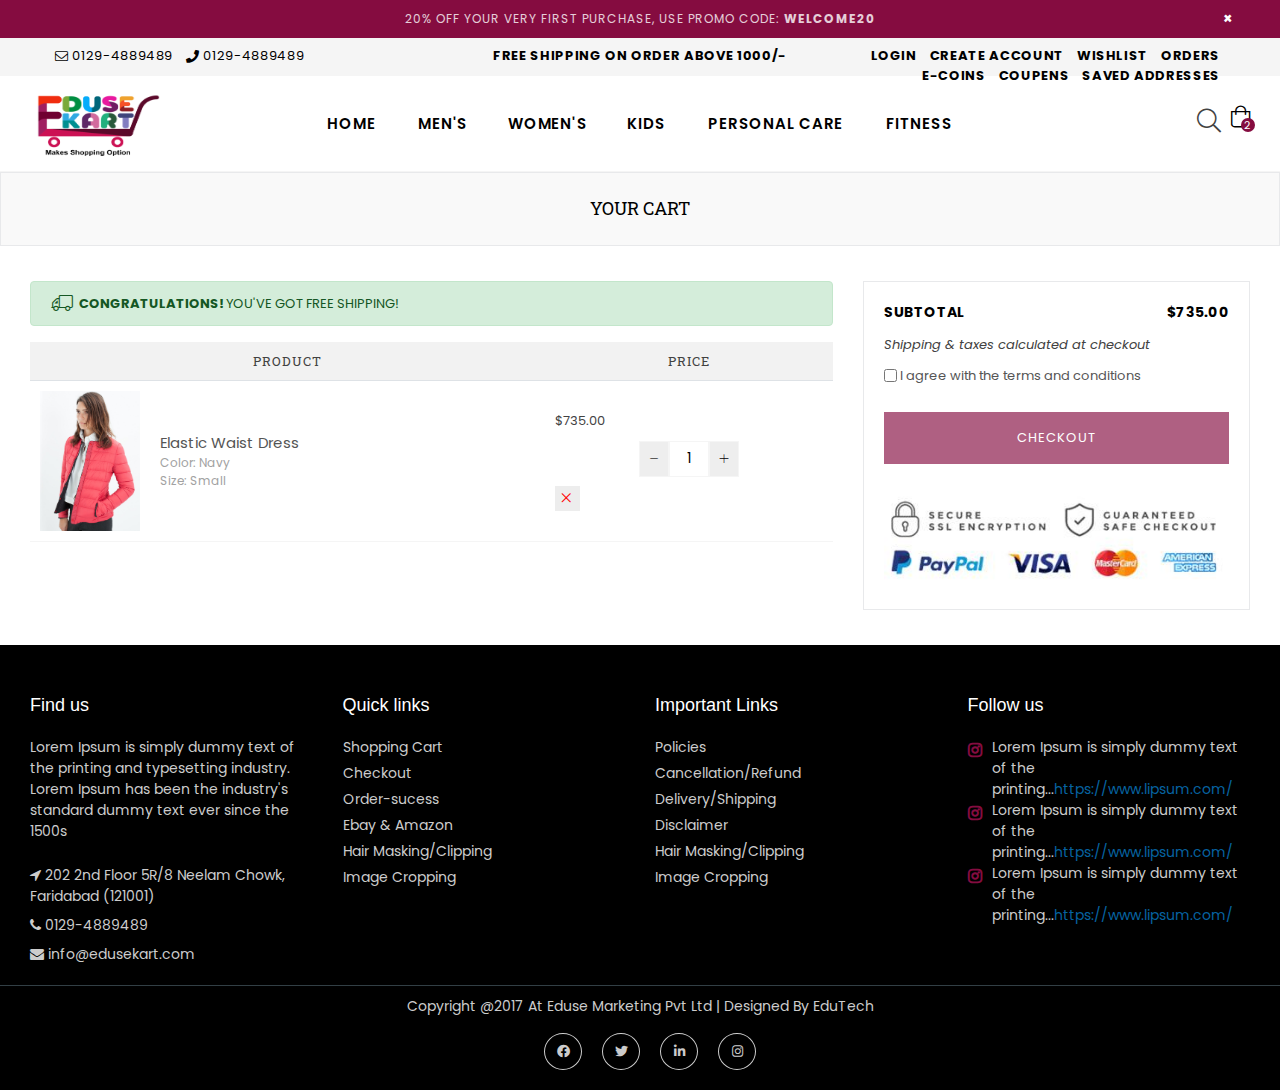
<file: cart.html>
<!DOCTYPE html> 
<html class="no-js" lang="en">

<!-- belle/home2-default.html   11 Nov 2019 12:22:28 GMT -->
<head>
<meta http-equiv="Content-Type" content="text/html; charset=utf-8" />
<meta http-equiv="x-ua-compatible" content="ie=edge">
<title>EduseKart</title>
<meta name="description" content="description">
<meta name="viewport" content="width=device-width, initial-scale=1">
<!-- Favicon -->
<link rel="shortcut icon" href="assets/images/favicon.png" />
<!-- Plugins CSS -->
<link rel="stylesheet" href="assets/css/plugins.css">
<!-- Bootstap CSS -->
<link rel="stylesheet" href="assets/css/bootstrap.min.css">
<!-- Main Style CSS -->
<link rel="stylesheet" href="assets/css/style.css">
<link rel="stylesheet" href="assets/css/responsive.css">
<!-- Footer Style CSS -->
<link rel="stylesheet" href="https://use.fontawesome.com/releases/v5.2.0/css/all.css">
<link rel="stylesheet" href="https://cdnjs.cloudflare.com/ajax/libs/font-awesome/4.7.0/css/font-awesome.min.css">

</head>
<body class="template-index home2-default">
<div id="pre-loader">
    <img src="assets/images/loader.gif" alt="Loading..." />
</div>
<div class="pageWrapper">
    <!--Promotion Bar-->
    <div class="notification-bar mobilehide">
        <a href="#" class="notification-bar__message">20% off your very first purchase, use promo code: <b>WELCOME20</b></a>
        <span class="close-announcement">×</span>
    </div>
    <!--End Promotion Bar-->
    <!--Search Form Drawer-->
    <div class="search">
        <div class="search__form">
            <form class="search-bar__form" action="#">
                <button class="go-btn search__button" type="submit"><i class="icon anm anm-search-l"></i></button>
                <input class="search__input" type="search" name="q" value="" placeholder="Search entire store..." aria-label="Search" autocomplete="off">
            </form>
            <button type="button" class="search-trigger close-btn"><i class="anm anm-times-l"></i></button>
        </div>
    </div>
    <!--End Search Form Drawer-->
    <!--Top Header-->
    <div class="top-header">
        <div class="container-fluid">
            <div class="row">
                <div class="col-10 col-sm-8 col-md-5 col-lg-4">
                    <p class="phone-no"><i class="anm anm-envelope-l"></i> 0129-4889489</p>
                    <p class="phone-no" style="margin-left: 10px;"><i class="anm anm-phone-s"></i> 0129-4889489</p>
                </div>
                <div class="col-sm-4 col-md-4 col-lg-4 d-none d-lg-none d-md-block d-lg-block">
                    <div class="text-center"><p class="top-header_middle-text">Free Shipping On order Above 1000/-</p></div>
                </div>
                <div class="col-2 col-sm-4 col-md-3 col-lg-4 text-right">
                    <span class="user-menu d-block d-lg-none"><i class="anm anm-user-al" aria-hidden="true"></i></span>
                    <ul class="customer-links list-inline">
                        <li><a href="#" data-toggle="modal" data-target="#myModal">Login</a></li>
                        <li><a href="register.html">Create Account</a></li>
                        <li><a href="wishlist.html">Wishlist</a></li>
                        <li><a href="#">Orders</a></li>
                        <li><a href="#">E-Coins</a></li>
                        <li><a href="#">Coupens</a></li>
                        <li><a href="#">Saved Addresses</a></li>
                    </ul>
                </div>
            </div>
        </div>
    </div>
    <!--End Top Header-->
    <!--Header-->
    <div class="header-wrap animated d-flex border-bottom">
        <div class="container">        
            <div class="row align-items-center">
                <!--Desktop Logo-->
                <div class="logo col-md-2 col-lg-2 d-none d-lg-block">
                    <a href="index.html">
                        <img src="assets/images/logo.png" height="65" width="130"  alt="Belle Multipurpose Html Template" title="Belle Multipurpose Html Template" />
                    </a>
                </div>
                <!--End Desktop Logo-->
                <div class="col-2 col-sm-3 col-md-3 col-lg-8">
                    <div class="d-block d-lg-none">
                        <button type="button" class="btn--link site-header__menu js-mobile-nav-toggle mobile-nav--open">
                            <i class="icon anm anm-times-l"></i>
                            <i class="anm anm-bars-r"></i>
                        </button>
                    </div>
                    <!--Desktop Menu-->
                    <nav class="grid__item" id="AccessibleNav"><!-- for mobile -->
                        <ul id="siteNav" class="site-nav medium center hidearrow">
                            <li class="lvl1"><a href="#">Home </a></li>
                            <li class="lvl1 parent dropdown"><a href="#">Men's<i class="anm anm-angle-down-l"></i></a>
                          <ul class="dropdown">
                            <li><a href="blog-left-sidebar.html" class="site-nav">Left Sidebar</a></li>
                            <li><a href="blog-right-sidebar.html" class="site-nav">Right Sidebar</a></li>
                            <li><a href="blog-fullwidth.html" class="site-nav">Fullwidth</a></li>
                            <li><a href="blog-grid-view.html" class="site-nav">Gridview</a></li>
                            <li><a href="blog-article.html" class="site-nav">Article</a></li>
                          </ul>
                        </li><li class="lvl1 parent dropdown"><a href="#">Women's<i class="anm anm-angle-down-l"></i></a>
                          <ul class="dropdown">
                            <li><a href="blog-left-sidebar.html" class="site-nav">Left Sidebar</a></li>
                            <li><a href="blog-right-sidebar.html" class="site-nav">Right Sidebar</a></li>
                            <li><a href="blog-fullwidth.html" class="site-nav">Fullwidth</a></li>
                            <li><a href="blog-grid-view.html" class="site-nav">Gridview</a></li>
                            <li><a href="blog-article.html" class="site-nav">Article</a></li>
                          </ul>
                        </li><li class="lvl1 parent dropdown"><a href="#">Kids<i class="anm anm-angle-down-l"></i></a>
                          <ul class="dropdown">
                            <li><a href="blog-left-sidebar.html" class="site-nav">Left Sidebar</a></li>
                            <li><a href="blog-right-sidebar.html" class="site-nav">Right Sidebar</a></li>
                            <li><a href="blog-fullwidth.html" class="site-nav">Fullwidth</a></li>
                            <li><a href="blog-grid-view.html" class="site-nav">Gridview</a></li>
                            <li><a href="blog-article.html" class="site-nav">Article</a></li>
                          </ul>
                        </li>
                        <li class="lvl1 parent dropdown"><a href="#">Personal Care<i class="anm anm-angle-down-l"></i></a>
                          <ul class="dropdown">
                            <li><a href="blog-left-sidebar.html" class="site-nav">Left Sidebar</a></li>
                            <li><a href="blog-right-sidebar.html" class="site-nav">Right Sidebar</a></li>
                            <li><a href="blog-fullwidth.html" class="site-nav">Fullwidth</a></li>
                            <li><a href="blog-grid-view.html" class="site-nav">Gridview</a></li>
                            <li><a href="blog-article.html" class="site-nav">Article</a></li>
                          </ul>
                        </li>
                        <li class="lvl1 parent dropdown"><a href="#">Fitness<i class="anm anm-angle-down-l"></i></a>
                          <ul class="dropdown">
                            <li><a href="blog-left-sidebar.html" class="site-nav">Left Sidebar</a></li>
                            <li><a href="blog-right-sidebar.html" class="site-nav">Right Sidebar</a></li>
                            <li><a href="blog-fullwidth.html" class="site-nav">Fullwidth</a></li>
                            <li><a href="blog-grid-view.html" class="site-nav">Gridview</a></li>
                            <li><a href="blog-article.html" class="site-nav">Article</a></li>
                          </ul>
                        </li>
                      </ul>
                    </nav>
                    <!--End Desktop Menu-->
                </div>
                <!--Mobile Logo-->
                <div class="col-6 col-sm-6 col-md-6 col-lg-2 d-block d-lg-none mobile-logo">
                    <div class="logo">
                        <a href="index.html">
                            <img src="assets/images/logo.png" height="65" width="130" alt="Belle Multipurpose Html Template" title="Belle Multipurpose Html Template" />
                        </a>
                    </div>
                </div>
                <!--Mobile Logo-->
                <div class="col-4 col-sm-3 col-md-3 col-lg-2">
                    <div class="site-cart">
                        <a href="#" class="site-header__cart" title="Cart">
                            <i class="icon anm anm-bag-l"></i>
                            <span id="CartCount" class="site-header__cart-count" data-cart-render="item_count">2</span>
                        </a>
                        <!--Minicart Popup-->
                        <div id="header-cart" class="block block-cart">
                            <ul class="mini-products-list">
                                <li class="item">
                                    <a class="product-image" href="#">
                                        <img src="assets/images/product-images/cape-dress-1.jpg" alt="3/4 Sleeve Kimono Dress" title="" />
                                    </a>
                                    <div class="product-details">
                                        <a href="#" class="remove"><i class="anm anm-times-l" aria-hidden="true"></i></a>
                                        <a href="#" class="edit-i remove"><i class="anm anm-edit" aria-hidden="true"></i></a>
                                        <a class="pName" href="cart.html">Sleeve Kimono Dress</a>
                                        <div class="variant-cart">Black / XL</div>
                                        <div class="wrapQtyBtn">
                                            <div class="qtyField">
                                                <span class="label">Qty:</span>
                                                <a class="qtyBtn minus" href="javascript:void(0);"><i class="fa anm anm-minus-r" aria-hidden="true"></i></a>
                                                <input type="text" id="Quantity" name="quantity" value="1" class="product-form__input qty">
                                                <a class="qtyBtn plus" href="javascript:void(0);"><i class="fa anm anm-plus-r" aria-hidden="true"></i></a>
                                            </div>
                                        </div>
                                        <div class="priceRow">
                                            <div class="product-price">
                                                <span class="money">₹59.00</span>
                                            </div>
                                         </div>
                                    </div>
                                </li>
                                <li class="item">
                                    <a class="product-image" href="#">
                                        <img src="assets/images/product-images/cape-dress-2.jpg" alt="Elastic Waist Dress - Black / Small" title="" />
                                    </a>
                                    <div class="product-details">
                                        <a href="#" class="remove"><i class="anm anm-times-l" aria-hidden="true"></i></a>
                                        <a href="#" class="edit-i remove"><i class="anm anm-edit" aria-hidden="true"></i></a>
                                        <a class="pName" href="cart.html">Elastic Waist Dress</a>
                                        <div class="variant-cart">Gray / XXL</div>
                                        <div class="wrapQtyBtn">
                                            <div class="qtyField">
                                                <span class="label">Qty:</span>
                                                <a class="qtyBtn minus" href="javascript:void(0);"><i class="fa anm anm-minus-r" aria-hidden="true"></i></a>
                                                <input type="text" id="Quantity" name="quantity" value="1" class="product-form__input qty">
                                                <a class="qtyBtn plus" href="javascript:void(0);"><i class="fa anm anm-plus-r" aria-hidden="true"></i></a>
                                            </div>
                                        </div>
                                        <div class="priceRow">
                                            <div class="product-price">
                                                <span class="money">₹99.00</span>
                                            </div>
                                        </div>
                                    </div>
                                </li>
                            </ul>
                            <div class="total">
                                <div class="total-in">
                                    <span class="label">Cart Subtotal:</span><span class="product-price"><span class="money">₹748.00</span></span>
                                </div>
                                 <div class="buttonSet text-center">
                                    <a href="cart.html" class="btn btn-secondary btn--small">View Cart</a>
                                    <a href="checkout.html" class="btn btn-secondary btn--small">Checkout</a>
                                </div>
                            </div>
                        </div>
                        <!--End Minicart Popup-->
                    </div>
                    <div class="site-header__search">
                        <button type="button" class="search-trigger"><i class="icon anm anm-search-l"></i></button>
                    </div>
                </div>
            </div>
        </div>
    </div>
    <!--End Header-->
    
    <!--Mobile Menu-->
    <div class="mobile-nav-wrapper" role="navigation">
        <div class="closemobileMenu"><i class="icon anm anm-times-l pull-right"></i> Close Menu</div>
        <ul id="MobileNav" class="mobile-nav">
            <li class="lvl1 parent megamenu"><a href="index.html">Home <i class="anm anm-plus-l"></i></a>
          <ul>
            <li><a href="#" class="site-nav">Home Group 1<i class="anm anm-plus-l"></i></a>
              <ul>
                <li><a href="index.html" class="site-nav">Home 1 - Classic</a></li>
                <li><a href="home2-default.html" class="site-nav">Home 2 - Default</a></li>
                <li><a href="home15-funiture.html" class="site-nav">Home 15 - Furniture </a></li>
                <li><a href="home3-boxed.html" class="site-nav">Home 3 - Boxed</a></li>
                <li><a href="home4-fullwidth.html" class="site-nav">Home 4 - Fullwidth</a></li>
                <li><a href="home5-cosmetic.html" class="site-nav">Home 5 - Cosmetic</a></li>
                <li><a href="home6-modern.html" class="site-nav">Home 6 - Modern</a></li>
                <li><a href="home7-shoes.html" class="site-nav last">Home 7 - Shoes</a></li>
              </ul>
            </li>
            <li><a href="#" class="site-nav">Home Group 2<i class="anm anm-plus-l"></i></a>
              <ul>
                <li><a href="home8-jewellery.html" class="site-nav">Home 8 - Jewellery</a></li>
                <li><a href="home9-parallax.html" class="site-nav">Home 9 - Parallax</a></li>
                <li><a href="home10-minimal.html" class="site-nav">Home 10 - Minimal</a></li>
                <li><a href="home11-grid.html" class="site-nav">Home 11 - Grid</a></li>
                <li><a href="home12-category.html" class="site-nav">Home 12 - Category</a></li>
                <li><a href="home13-auto-parts.html" class="site-nav">Home 13 - Auto Parts</a></li>
                <li><a href="home14-bags.html" class="site-nav last">Home 14 - Bags</a></li>
              </ul>
            </li>
            <li><a href="#" class="site-nav">New Sections<i class="anm anm-plus-l"></i></a>
              <ul>
                <li><a href="home11-grid.html" class="site-nav">Image Gallery</a></li>
                <li><a href="home5-cosmetic.html" class="site-nav">Featured Product</a></li>
                <li><a href="home7-shoes.html" class="site-nav">Columns with Items</a></li>
                <li><a href="home6-modern.html" class="site-nav">Text columns with images</a></li>
                <li><a href="home2-default.html" class="site-nav">Products Carousel</a></li>
                <li><a href="home9-parallax.html" class="site-nav last">Parallax Banner</a></li>
              </ul>
            </li>
            <li><a href="#" class="site-nav">New Features<i class="anm anm-plus-l"></i></a>
              <ul>
                <li><a href="home13-auto-parts.html" class="site-nav">Top Information Bar </a></li>
                <li><a href="#" class="site-nav">Age Varification </a></li>
                <li><a href="#" class="site-nav">Footer Blocks</a></li>
                <li><a href="#" class="site-nav">2 New Megamenu style</a></li>
                <li><a href="#" class="site-nav">Show Total Savings </a></li>
                <li><a href="#" class="site-nav">New Custom Icons</a></li>
                <li><a href="#" class="site-nav last">Auto Currency</a></li>
              </ul>
            </li>
          </ul>
        </li>
            <li class="lvl1 parent megamenu"><a href="#">Shop <i class="anm anm-plus-l"></i></a>
          <ul>
            <li><a href="#" class="site-nav">Shop Pages<i class="anm anm-plus-l"></i></a>
              <ul>
                <li><a href="shop-left-sidebar.html" class="site-nav">Left Sidebar</a></li>
                <li><a href="shop-right-sidebar.html" class="site-nav">Right Sidebar</a></li>
                <li><a href="shop-fullwidth.html" class="site-nav">Fullwidth</a></li>
                <li><a href="shop-grid-3.html" class="site-nav">3 items per row</a></li>
                <li><a href="shop-grid-4.html" class="site-nav">4 items per row</a></li>
                <li><a href="shop-grid-5.html" class="site-nav">5 items per row</a></li>
                <li><a href="shop-grid-6.html" class="site-nav">6 items per row</a></li>
                <li><a href="shop-grid-7.html" class="site-nav">7 items per row</a></li>
                <li><a href="shop-listview.html" class="site-nav last">Product Listview</a></li>
              </ul>
            </li>
            <li><a href="#" class="site-nav">Shop Features<i class="anm anm-plus-l"></i></a>
              <ul>
                <li><a href="shop-left-sidebar.html" class="site-nav">Product Countdown </a></li>
                <li><a href="shop-right-sidebar.html" class="site-nav">Infinite Scrolling</a></li>
                <li><a href="shop-grid-3.html" class="site-nav">Pagination - Classic</a></li>
                <li><a href="shop-grid-6.html" class="site-nav">Pagination - Load More</a></li>
                <li><a href="product-labels.html" class="site-nav">Dynamic Product Labels</a></li>
                <li><a href="product-swatches-style.html" class="site-nav">Product Swatches </a></li>
                <li><a href="product-hover-info.html" class="site-nav">Product Hover Info</a></li>
                <li><a href="shop-grid-3.html" class="site-nav">Product Reviews</a></li>
                <li><a href="shop-left-sidebar.html" class="site-nav last">Discount Label </a></li>
              </ul>
            </li>
          </ul>
        </li>
            <li class="lvl1 parent megamenu"><a href="product-layout-1.html">Product <i class="anm anm-plus-l"></i></a>
          <ul>
            <li><a href="product-layout-1.html" class="site-nav">Product Page<i class="anm anm-plus-l"></i></a>
              <ul>
                <li><a href="product-layout-1.html" class="site-nav">Product Layout 1</a></li>
                <li><a href="product-layout-2.html" class="site-nav">Product Layout 2</a></li>
                <li><a href="product-layout-3.html" class="site-nav">Product Layout 3</a></li>
                <li><a href="product-with-left-thumbs.html" class="site-nav">Product With Left Thumbs</a></li>
                <li><a href="product-with-right-thumbs.html" class="site-nav">Product With Right Thumbs</a></li>
                <li><a href="product-with-bottom-thumbs.html" class="site-nav last">Product With Bottom Thumbs</a></li>
              </ul>
            </li>
            <li><a href="short-description.html" class="site-nav">Product Features<i class="anm anm-plus-l"></i></a>
              <ul>
                <li><a href="short-description.html" class="site-nav">Short Description</a></li>
                <li><a href="product-countdown.html" class="site-nav">Product Countdown</a></li>
                <li><a href="product-video.html" class="site-nav">Product Video</a></li>
                <li><a href="product-quantity-message.html" class="site-nav">Product Quantity Message</a></li>
                <li><a href="product-visitor-sold-count.html" class="site-nav">Product Visitor/Sold Count </a></li>
                <li><a href="product-zoom-lightbox.html" class="site-nav last">Product Zoom/Lightbox </a></li>
              </ul>
            </li>
            <li><a href="#" class="site-nav">Product Features<i class="anm anm-plus-l"></i></a>
              <ul>
                <li><a href="product-with-variant-image.html" class="site-nav">Product with Variant Image</a></li>
                <li><a href="product-with-color-swatch.html" class="site-nav">Product with Color Swatch</a></li>
                <li><a href="product-with-image-swatch.html" class="site-nav">Product with Image Swatch</a></li>
                <li><a href="product-with-dropdown.html" class="site-nav">Product with Dropdown</a></li>
                <li><a href="product-with-rounded-square.html" class="site-nav">Product with Rounded Square</a></li>
                <li><a href="swatches-style.html" class="site-nav last">Product Swatches All Style</a></li>
              </ul>
            </li>
            <li><a href="#" class="site-nav">Product Features<i class="anm anm-plus-l"></i></a>
              <ul>
                <li><a href="product-accordion.html" class="site-nav">Product Accordion</a></li>
                <li><a href="product-pre-orders.html" class="site-nav">Product Pre-orders </a></li>
                <li><a href="product-labels-detail.html" class="site-nav">Product Labels</a></li>
                <li><a href="product-discount.html" class="site-nav">Product Discount In %</a></li>
                <li><a href="product-shipping-message.html" class="site-nav">Product Shipping Message</a></li>
                <li><a href="product-shipping-message.html" class="site-nav last">Size Guide </a></li>
              </ul>
            </li>
          </ul>
        </li>
            <li class="lvl1 parent megamenu"><a href="about-us.html">Pages <i class="anm anm-plus-l"></i></a>
          <ul>
            <li><a href="cart-variant1.html" class="site-nav">Cart Page <i class="anm anm-plus-l"></i></a>
                <ul class="dropdown">
                    <li><a href="cart-variant1.html" class="site-nav">Cart Variant1</a></li>
                    <li><a href="cart-variant2.html" class="site-nav">Cart Variant2</a></li>
                 </ul>
            </li>
            <li><a href="compare-variant1.html" class="site-nav">Compare Product <i class="anm anm-plus-l"></i></a>
                <ul class="dropdown">
                    <li><a href="compare-variant1.html" class="site-nav">Compare Variant1</a></li>
                    <li><a href="compare-variant2.html" class="site-nav">Compare Variant2</a></li>
                 </ul>
            </li>
            <li><a href="checkout.html" class="site-nav">Checkout</a></li>
            <li><a href="about-us.html" class="site-nav">About Us<span class="lbl nm_label1">New</span></a></li>
            <li><a href="contact-us.html" class="site-nav">Contact Us</a></li>
            <li><a href="faqs.html" class="site-nav">FAQs</a></li>
            <li><a href="lookbook1.html" class="site-nav">Lookbook<i class="anm anm-plus-l"></i></a>
              <ul>
                <li><a href="lookbook1.html" class="site-nav">Style 1</a></li>
                <li><a href="lookbook2.html" class="site-nav last">Style 2</a></li>
              </ul>
            </li>
            <li><a href="404.html" class="site-nav">404</a></li>
            <li><a href="coming-soon.html" class="site-nav">Coming soon<span class="lbl nm_label1">New</span></a></li>
          </ul>
        </li>
            <li class="lvl1 parent megamenu"><a href="blog-left-sidebar.html">Account<i class="anm anm-plus-l"></i></a>
          <ul>
            <li><a href="blog-left-sidebar.html" class="site-nav">Orders</a></li>
            <li><a href="blog-right-sidebar.html" class="site-nav">Wishlist</a></li>
            <li><a href="blog-fullwidth.html" class="site-nav">Gift Cards</a></li>
            <li><a href="blog-grid-view.html" class="site-nav">E-Coins</a></li>
            <li><a href="blog-article.html" class="site-nav">Coupens</a></li>
            <li><a href="blog-article.html" class="site-nav">Saved Addresses</a></li>
          </ul>
        </li>
            <li class="lvl1"><a href="#"><b>Login</b></a>
            <li class="lvl1"><a href="#"><b>Register</b></a>
        </li>
      </ul>
    </div>
    <!--End Mobile Menu-->
<!--------------------------End Header------------------------------------->
<!--------------------------End Header------------------------------------->
<!--------------------------End Header------------------------------------->

<!--Body Content-->
    <div id="page-content">
        <!--Page Title-->
        <div class="page section-header text-center">
            <div class="page-title">
                <div class="wrapper"><h1 class="page-width">Your cart</h1></div>
            </div>
        </div>
        <!--End Page Title-->
        
        <div class="container">
            <div class="row">
                <div class="col-12 col-sm-12 col-md-8 col-lg-8 main-col">
                    <div class="alert alert-success text-uppercase" role="alert">
                        <i class="icon anm anm-truck-l icon-large"></i> &nbsp;<strong>Congratulations!</strong> You've got free shipping!
                    </div>
                    <form action="#" method="post" class="cart style2">
                        <div class=".table-responsive{-sm|-md|-lg|-xl}"><table>
                            <thead class="cart__row cart__header">
                                <tr>
                                    <th colspan="2" class="text-center">Product</th>
                                    <th class="text-center">Price</th>
                                </tr>
                            </thead>
                            <tbody>
                                <tr class="cart__row border-bottom line1 cart-flex border-top">
                                    <td class="cart__image-wrapper cart-flex-item">
                                        <a href="#"><img class="cart__image" src="assets/images/product-images/product-image1.jpg" alt="Elastic Waist Dress - Navy / Small"></a>
                                    </td>
                                    <td class="cart__meta small--text-left cart-flex-item">
                                        <div class="list-view-item__title">
                                            <a href="#">Elastic Waist Dress </a>
                                        </div>
                                        
                                        <div class="cart__meta-text">
                                            Color: Navy<br>Size: Small<br>
                                        </div>
                                    </td>
                                    <td class="cart__price-wrapper">
                                        <span class="money">$735.00</span>

                                        <div class="cart__qty">
                                        <div class="qtyField">
                                                <a class="qtyBtn minus" href="javascript:void(0);"><i class="icon icon-minus"></i></a>
                                                <input class="cart__qty-input qty" type="text" name="updates[]" id="qty" value="1" pattern="[0-9]*">
                                                <a class="qtyBtn plus" href="javascript:void(0);"><i class="icon icon-plus"></i></a>
                                        </div>
                                        </div>

                                        <a href="#" class="btn btn--secondary cart__remove" title="Remove tem"><i class="icon icon anm anm-times-l"></i></a>
                                    </td>
                                </tr>
                            </tbody>
                    </table>
                </div>
                    </form>                   
                </div>
                <div class="col-12 col-sm-12 col-md-4 col-lg-4 cart__footer">
                    <div class="cart-note">
                    </div>
                    <div class="solid-border">
                      <div class="row">
                        <span class="col-12 col-sm-6 cart__subtotal-title"><strong>Subtotal</strong></span>
                        <span class="col-12 col-sm-6 cart__subtotal-title cart__subtotal text-right"><span class="money">$735.00</span></span>
                      </div>
                      <div class="cart__shipping">Shipping &amp; taxes calculated at checkout</div>
                      <p class="cart_tearm">
                        <label>
                          <input type="checkbox" name="tearm" id="cartTearm" class="checkbox" value="tearm" required="">
                           I agree with the terms and conditions</label>
                      </p>
                      <input type="submit" name="checkout" id="cartCheckout" class="btn btn--small-wide checkout" value="Checkout" disabled="disabled">
                      <div class="paymnet-img"><img src="assets/images/payment-img.jpg" alt="Payment"></div>
                    </div>

                </div>
            </div>
        </div>
        
    </div>
    <!--End Body Content-->

<!----------------------------Footer------------------------>
<!----------------------------Footer------------------------>
<!----------------------------Footer------------------------>
<footer class="footer">
<div class="container bottom_border">
<div class="row">
<div class=" col-sm-4 col-md col-sm-4  col-12 col">
<h5 class="headin5_amrc col_white_amrc pt2">Find us</h5>
<!--headin5_amrc-->
<p class="mb10">Lorem Ipsum is simply dummy text of the printing and typesetting industry. Lorem Ipsum has been the industry's standard dummy text ever since the 1500s</p>
<p><i class="fa fa-location-arrow"></i>  202 2nd Floor 5R/8 Neelam Chowk, Faridabad (121001)</p>
<p><i class="fa fa-phone"></i>  0129-4889489</p>
<p><i class="fa fa fa-envelope"></i> info@edusekart.com  </p>


</div>


<div class=" col-sm-4 col-md  col-6 col">
<h5 class="headin5_amrc col_white_amrc pt2">Quick links</h5>
<!--headin5_amrc-->
<ul class="footer_ul_amrc">
<li><a href="cart.html">Shopping Cart</a></li>
<li><a href="checkout.html">Checkout</a></li>
<li><a href="order-success">Order-sucess</a></li>
<li><a href="#">Ebay & Amazon</a></li>
<li><a href="#">Hair Masking/Clipping</a></li>
<li><a href="#">Image Cropping</a></li>
</ul>
<!--footer_ul_amrc ends here-->
</div>


<div class=" col-sm-4 col-md  col-6 col">
<h5 class="headin5_amrc col_white_amrc pt2">Important Links</h5>
<!--headin5_amrc-->
<ul class="footer_ul_amrc">
<li><a href="policies.html">Policies</a></li>
<li><a href="refund.html">Cancellation/Refund</a></li>
<li><a href="shipping.html">Delivery/Shipping</a></li>
<li><a href="disclaimer.html">Disclaimer</a></li>
<li><a href="http://webenlance.com">Hair Masking/Clipping</a></li>
<li><a href="http://webenlance.com">Image Cropping</a></li>
</ul>
<!--footer_ul_amrc ends here-->
</div>


<div class=" col-sm-4 col-md  col-12 col">
<h5 class="headin5_amrc col_white_amrc pt2">Follow us</h5>
<!--headin5_amrc ends here-->

<ul class="footer_ul2_amrc">
<li><a href="#"><i class="fab fa-instagram fleft padding-right"></i> </a><p>Lorem Ipsum is simply dummy text of the printing...<a href="#">https://www.lipsum.com/</a></p></li>
<li><a href="#"><i class="fab fa-instagram fleft padding-right"></i> </a><p>Lorem Ipsum is simply dummy text of the printing...<a href="#">https://www.lipsum.com/</a></p></li>
<li><a href="#"><i class="fab fa-instagram fleft padding-right"></i> </a><p>Lorem Ipsum is simply dummy text of the printing...<a href="#">https://www.lipsum.com/</a></p></li>
</ul>
<!--footer_ul2_amrc ends here-->
</div>
</div>
</div>


<div class="container">
<!--foote_bottom_ul_amrc ends here-->
<p class="text-center">Copyright @2017 At Eduse Marketing Pvt Ltd | Designed By <a href="#">EduTech</a></p>

<ul class="social_footer_ul">
<li><a href="http://webenlance.com"><i class="fab fa-facebook-f"></i></a></li>
<li><a href="http://webenlance.com"><i class="fab fa-twitter"></i></a></li>
<li><a href="http://webenlance.com"><i class="fab fa-linkedin"></i></a></li>
<li><a href="http://webenlance.com"><i class="fab fa-instagram"></i></a></li>
</ul>
<!--social_footer_ul ends here-->
</div>

</footer>
    <!--End Footer-->
    <!--Scoll Top-->
    <span id="site-scroll"><i class="icon anm anm-angle-up-r"></i></span>
    <!--End Scoll Top-->
    

    <!--Quick View popup-->
    <div class="modal fade quick-view-popup" id="content_quickview">
        <div class="modal-dialog">
            <div class="modal-content">
                <div class="modal-body">
                    <div id="ProductSection-product-template" class="product-template__container prstyle1">
                <div class="product-single">
                <!-- Start model close -->
                <a href="javascript:void()" data-dismiss="modal" class="model-close-btn pull-right" title="close"><span class="icon icon anm anm-times-l"></span></a>
                <!-- End model close -->
                <div class="row">
                    <div class="col-lg-6 col-md-6 col-sm-12 col-12">
                        <div class="product-details-img">
                            <div class="pl-20">
                                <img src="assets/images/product-detail-page/camelia-reversible-big1.jpg" alt="" />
                            </div>
                        </div>
                    </div>
                    <div class="col-lg-6 col-md-6 col-sm-12 col-12">
                            <div class="product-single__meta">
                                <h2 class="product-single__title">Product Quick View Popup</h2>
                                <div class="prInfoRow">
                                    <div class="product-stock"> <span class="instock ">In Stock</span> <span class="outstock hide">Unavailable</span> </div>
                                    <div class="product-sku">SKU: <span class="variant-sku">19115-rdxs</span></div>
                                </div>
                                <p class="product-single__price product-single__price-product-template">
                                    <span class="visually-hidden">Regular price</span>
                                    <s id="ComparePrice-product-template"><span class="money">₹600.00</span></s>
                                    <span class="product-price__price product-price__price-product-template product-price__sale product-price__sale--single">
                                        <span id="ProductPrice-product-template"><span class="money">₹500.00</span></span>
                                    </span>
                                </p>
                                <div class="product-single__description rte">
                                    Belle Multipurpose Bootstrap 4 Html Template that will give you and your customers a smooth shopping experience which can be used for various kinds of stores such as fashion,...
                                </div>
                                
                            <form method="post" action="http://annimexweb.com/cart/add" id="product_form_10508262282" accept-charset="UTF-8" class="product-form product-form-product-template hidedropdown" enctype="multipart/form-data">
                                <div class="swatch clearfix swatch-0 option1" data-option-index="0">
                                    <div class="product-form__item">
                                      <label class="header">Color: <span class="slVariant">Red</span></label>
                                      <div data-value="Red" class="swatch-element color red available">
                                        <input class="swatchInput" id="swatch-0-red" type="radio" name="option-0" value="Red">
                                        <label class="swatchLbl color medium rectangle" for="swatch-0-red" style="background-image:url(assets/images/product-detail-page/variant1-1.jpg);" title="Red"></label>
                                      </div>
                                      <div data-value="Blue" class="swatch-element color blue available">
                                        <input class="swatchInput" id="swatch-0-blue" type="radio" name="option-0" value="Blue">
                                        <label class="swatchLbl color medium rectangle" for="swatch-0-blue" style="background-image:url(assets/images/product-detail-page/variant1-2.jpg);" title="Blue"></label>
                                      </div>
                                      <div data-value="Green" class="swatch-element color green available">
                                        <input class="swatchInput" id="swatch-0-green" type="radio" name="option-0" value="Green">
                                        <label class="swatchLbl color medium rectangle" for="swatch-0-green" style="background-image:url(assets/images/product-detail-page/variant1-3.jpg);" title="Green"></label>
                                      </div>
                                      <div data-value="Gray" class="swatch-element color gray available">
                                        <input class="swatchInput" id="swatch-0-gray" type="radio" name="option-0" value="Gray">
                                        <label class="swatchLbl color medium rectangle" for="swatch-0-gray" style="background-image:url(assets/images/product-detail-page/variant1-4.jpg);" title="Gray"></label>
                                      </div>
                                    </div>
                                </div>
                                <div class="swatch clearfix swatch-1 option2" data-option-index="1">
                                    <div class="product-form__item">
                                      <label class="header">Size: <span class="slVariant">XS</span></label>
                                      <div data-value="XS" class="swatch-element xs available">
                                        <input class="swatchInput" id="swatch-1-xs" type="radio" name="option-1" value="XS">
                                        <label class="swatchLbl medium rectangle" for="swatch-1-xs" title="XS">XS</label>
                                      </div>
                                      <div data-value="S" class="swatch-element s available">
                                        <input class="swatchInput" id="swatch-1-s" type="radio" name="option-1" value="S">
                                        <label class="swatchLbl medium rectangle" for="swatch-1-s" title="S">S</label>
                                      </div>
                                      <div data-value="M" class="swatch-element m available">
                                        <input class="swatchInput" id="swatch-1-m" type="radio" name="option-1" value="M">
                                        <label class="swatchLbl medium rectangle" for="swatch-1-m" title="M">M</label>
                                      </div>
                                      <div data-value="L" class="swatch-element l available">
                                        <input class="swatchInput" id="swatch-1-l" type="radio" name="option-1" value="L">
                                        <label class="swatchLbl medium rectangle" for="swatch-1-l" title="L">L</label>
                                      </div>
                                    </div>
                                </div>
                                <!-- Product Action -->
                                <div class="product-action clearfix">
                                    <div class="product-form__item--quantity">
                                        <div class="wrapQtyBtn">
                                            <div class="qtyField">
                                                <a class="qtyBtn minus" href="javascript:void(0);"><i class="fa anm anm-minus-r" aria-hidden="true"></i></a>
                                                <input type="text" id="Quantity" name="quantity" value="1" class="product-form__input qty">
                                                <a class="qtyBtn plus" href="javascript:void(0);"><i class="fa anm anm-plus-r" aria-hidden="true"></i></a>
                                            </div>
                                        </div>
                                    </div>                                
                                    <div class="product-form__item--submit">
                                        <button type="button" name="add" class="btn product-form__cart-submit">
                                            <span>Add to cart</span>
                                        </button>
                                    </div>
                                </div>
                                <!-- End Product Action -->
                            </form>
                            <div class="display-table shareRow">
                                <div class="display-table-cell">
                                    <div class="wishlist-btn">
                                        <a class="wishlist add-to-wishlist" href="#" title="Add to Wishlist"><i class="icon anm anm-heart-l" aria-hidden="true"></i> <span>Add to Wishlist</span></a>
                                    </div>
                                </div>
                            </div>
                        </div>
                </div>
            </div>
                <!--End-product-single-->
                </div>
            </div>
                </div>
            </div>
        </div>
    </div>
    <!--End Quick View popup-->
    <!-- Login Modal -->
<div id="myModal" class="modal fade" role="dialog">
<div class="modal-dialog">
<!-- Modal content-->
<div class="modal-content">
<div class="modal-header">
<button type="button" class="close" data-dismiss="modal">&times;</button>
</div>
<div class="modal-body">
    <h3 style="text-align: center; color: #850c40;">Sign In</h3>
        <div class="row d-flex">
            <div class="col-lg-12">
                <div class="card2 card border-0 px-4 py-5">
                    <div class="row mb-4 px-3" style="margin: auto;">
                        <h6 class="mb-0 mr-4 mt-2">Sign in with</h6>
                        <div class="facebook text-center mr-3"><div class="fa fa-facebook"></div></div>
                        <div class="google text-center mr-3"><div class="fa fa-google"></div></div>
                        <div class="instagram text-center mr-3"><div class="fa fa-instagram"></div></div>
                    </div>
                    <div class="row px-3 mb-4">
                        <div class="line"></div>
                        <small class="or text-center">Or</small>
                        <div class="line"></div>
                    </div>
                    <div class="row px-3">
                        <label class="mb-1"><h6 class="mb-0 text-sm">Email Address</h6></label>
                        <input class="mb-4" type="text" name="email" placeholder="Enter a valid email address">
                    </div>
                    <div class="row px-3">
                        <label class="mb-1"><h6 class="mb-0 text-sm">Password</h6></label>
                        <input type="password" name="password" placeholder="Enter password" id="txtPassword" >
                        <p id="btnToggle" class="show-password">Show Password</p>
                    </div>
                    <div class="forgot">
                    <div class="row px-3 mb-4">
                        <div class="custom-control custom-checkbox custom-control-inline">
                            <input id="chk1" type="checkbox" name="chk" class="custom-control-input"> 
                            <label for="chk1" class="custom-control-label text-sm">Remember me</label>
                        </div>
                        <a href="#" class="ml-auto mb-0 text-sm">Forgot Password?</a>
                    </div>
                    <div class="row mb-3 px-3">
                        <button type="submit" class="btn btn-blue text-center">Login</button>
                    </div>
                    <div class="row mb-4 px-3">
                        <small class="font-weight-bold">Don't have an account? <a href="register.html">Register</a></small>
                    </div>
                    </div>
                </div>
            </div>
        </div>
    </div>
</div>
</div>
</div>
    
     <!-- Including Jquery -->
     <script src="assets/js/vendor/jquery-3.3.1.min.js"></script>
     <script src="assets/js/vendor/modernizr-3.6.0.min.js"></script>
     <script src="assets/js/vendor/jquery.cookie.js"></script>
     <script src="assets/js/vendor/wow.min.js"></script>
     <!-- Including Javascript -->
     <script src="assets/js/bootstrap.min.js"></script>
     <script src="assets/js/plugins.js"></script>
     <script src="assets/js/popper.min.js"></script>
     <script src="assets/js/lazysizes.js"></script>
     <script src="assets/js/main.js"></script>
     <!--Footer Scripts-->
     
     <!--For Newsletter Popup-->
     <script>
        jQuery(document).ready(function(){  
          jQuery('.closepopup').on('click', function () {
              jQuery('#popup-container').fadeOut();
              jQuery('#modalOverly').fadeOut();
          });
          
          var visits = jQuery.cookie('visits') || 0;
          visits++;
          jQuery.cookie('visits', visits, { expires: 1, path: '/' });
          console.debug(jQuery.cookie('visits')); 
          if ( jQuery.cookie('visits') > 1 ) {
            jQuery('#modalOverly').hide();
            jQuery('#popup-container').hide();
          } else {
              var pageHeight = jQuery(document).height();
              jQuery('<div id="modalOverly"></div>').insertBefore('body');
              jQuery('#modalOverly').css("height", pageHeight);
              jQuery('#popup-container').show();
          }
          if (jQuery.cookie('noShowWelcome')) { jQuery('#popup-container').hide(); jQuery('#active-popup').hide(); }
        }); 
        
        jQuery(document).mouseup(function(e){
          var container = jQuery('#popup-container');
          if( !container.is(e.target)&& container.has(e.target).length === 0)
          {
            container.fadeOut();
            jQuery('#modalOverly').fadeIn(200);
            jQuery('#modalOverly').hide();
          }
        });
        
        /*--------------------------------------
            Promotion / Notification Cookie Bar 
          -------------------------------------- */
          if(Cookies.get('promotion') != 'true') {   
             ₹(".notification-bar").show();         
          }
          ₹(".close-announcement").on('click',function() {
            ₹(".notification-bar").slideUp();  
            Cookies.set('promotion', 'true', { expires: 1});  
            return false;
          });
    </script>
    <script>
        let passwordInput = document.getElementById('txtPassword'),
  toggle = document.getElementById('btnToggle');

function togglePassword() {  
  if (passwordInput.type === 'password') {
    passwordInput.type = 'text';
    toggle.innerHTML = 'Hide Paswword';
  } else {
    passwordInput.type = 'password';
    toggle.innerHTML = 'Show Password';
  }
}
(function () {
  toggle.addEventListener('click', togglePassword, false);
})();
    </script>
    <!--End For Newsletter Popup-->
</div>
</body>

</html>
</file>
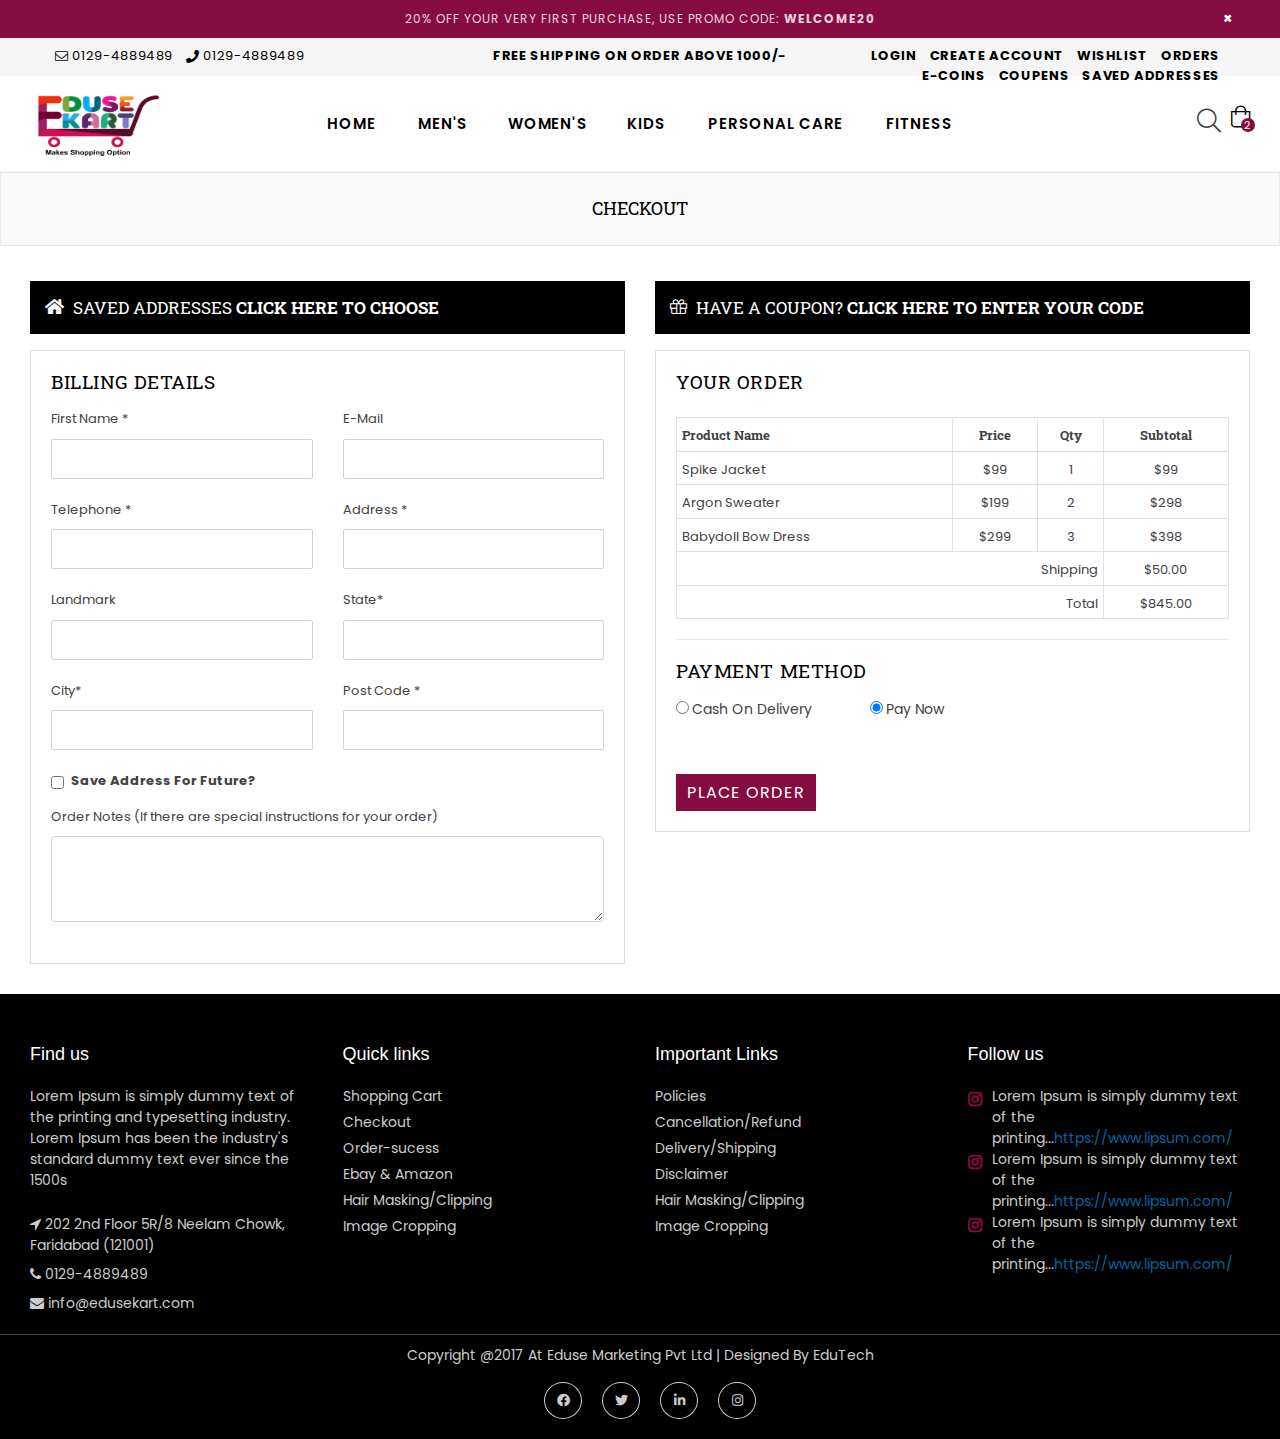
<file: checkout.html>
<!DOCTYPE html> 
<html class="no-js" lang="en">

<!-- belle/home2-default.html   11 Nov 2019 12:22:28 GMT -->
<head>
<meta http-equiv="Content-Type" content="text/html; charset=utf-8" />
<meta http-equiv="x-ua-compatible" content="ie=edge">
<title>EduseKart</title>
<meta name="description" content="description">
<meta name="viewport" content="width=device-width, initial-scale=1">
<!-- Favicon -->
<link rel="shortcut icon" href="assets/images/favicon.png" />
<!-- Plugins CSS -->
<link rel="stylesheet" href="assets/css/plugins.css">
<!-- Bootstap CSS -->
<link rel="stylesheet" href="assets/css/bootstrap.min.css">
<!-- Main Style CSS -->
<link rel="stylesheet" href="assets/css/style.css">
<link rel="stylesheet" href="assets/css/responsive.css">
<!-- Footer Style CSS -->
<link rel="stylesheet" href="https://use.fontawesome.com/releases/v5.2.0/css/all.css">
<link rel="stylesheet" href="https://cdnjs.cloudflare.com/ajax/libs/font-awesome/4.7.0/css/font-awesome.min.css">

</head>
<body class="template-index home2-default">
<div id="pre-loader">
    <img src="assets/images/loader.gif" alt="Loading..." />
</div>
<div class="pageWrapper">
    <!--Promotion Bar-->
    <div class="notification-bar mobilehide">
        <a href="#" class="notification-bar__message">20% off your very first purchase, use promo code: <b>WELCOME20</b></a>
        <span class="close-announcement">×</span>
    </div>
    <!--End Promotion Bar-->
    <!--Search Form Drawer-->
    <div class="search">
        <div class="search__form">
            <form class="search-bar__form" action="#">
                <button class="go-btn search__button" type="submit"><i class="icon anm anm-search-l"></i></button>
                <input class="search__input" type="search" name="q" value="" placeholder="Search entire store..." aria-label="Search" autocomplete="off">
            </form>
            <button type="button" class="search-trigger close-btn"><i class="anm anm-times-l"></i></button>
        </div>
    </div>
    <!--End Search Form Drawer-->
    <!--Top Header-->
    <div class="top-header">
        <div class="container-fluid">
            <div class="row">
                <div class="col-10 col-sm-8 col-md-5 col-lg-4">
                    <p class="phone-no"><i class="anm anm-envelope-l"></i> 0129-4889489</p>
                    <p class="phone-no" style="margin-left: 10px;"><i class="anm anm-phone-s"></i> 0129-4889489</p>
                </div>
                <div class="col-sm-4 col-md-4 col-lg-4 d-none d-lg-none d-md-block d-lg-block">
                    <div class="text-center"><p class="top-header_middle-text">Free Shipping On order Above 1000/-</p></div>
                </div>
                <div class="col-2 col-sm-4 col-md-3 col-lg-4 text-right">
                    <span class="user-menu d-block d-lg-none"><i class="anm anm-user-al" aria-hidden="true"></i></span>
                    <ul class="customer-links list-inline">
                        <li><a href="#" data-toggle="modal" data-target="#myModal">Login</a></li>
                        <li><a href="register.html">Create Account</a></li>
                        <li><a href="wishlist.html">Wishlist</a></li>
                        <li><a href="#">Orders</a></li>
                        <li><a href="#">E-Coins</a></li>
                        <li><a href="#">Coupens</a></li>
                        <li><a href="#">Saved Addresses</a></li>
                    </ul>
                </div>
            </div>
        </div>
    </div>
    <!--End Top Header-->
    <!--Header-->
    <div class="header-wrap animated d-flex border-bottom">
        <div class="container">        
            <div class="row align-items-center">
                <!--Desktop Logo-->
                <div class="logo col-md-2 col-lg-2 d-none d-lg-block">
                    <a href="index.html">
                        <img src="assets/images/logo.png" height="65" width="130"  alt="Belle Multipurpose Html Template" title="Belle Multipurpose Html Template" />
                    </a>
                </div>
                <!--End Desktop Logo-->
                <div class="col-2 col-sm-3 col-md-3 col-lg-8">
                    <div class="d-block d-lg-none">
                        <button type="button" class="btn--link site-header__menu js-mobile-nav-toggle mobile-nav--open">
                            <i class="icon anm anm-times-l"></i>
                            <i class="anm anm-bars-r"></i>
                        </button>
                    </div>
                    <!--Desktop Menu-->
                    <nav class="grid__item" id="AccessibleNav"><!-- for mobile -->
                        <ul id="siteNav" class="site-nav medium center hidearrow">
                            <li class="lvl1"><a href="#">Home </a></li>
                            <li class="lvl1 parent dropdown"><a href="#">Men's<i class="anm anm-angle-down-l"></i></a>
                          <ul class="dropdown">
                            <li><a href="blog-left-sidebar.html" class="site-nav">Left Sidebar</a></li>
                            <li><a href="blog-right-sidebar.html" class="site-nav">Right Sidebar</a></li>
                            <li><a href="blog-fullwidth.html" class="site-nav">Fullwidth</a></li>
                            <li><a href="blog-grid-view.html" class="site-nav">Gridview</a></li>
                            <li><a href="blog-article.html" class="site-nav">Article</a></li>
                          </ul>
                        </li><li class="lvl1 parent dropdown"><a href="#">Women's<i class="anm anm-angle-down-l"></i></a>
                          <ul class="dropdown">
                            <li><a href="blog-left-sidebar.html" class="site-nav">Left Sidebar</a></li>
                            <li><a href="blog-right-sidebar.html" class="site-nav">Right Sidebar</a></li>
                            <li><a href="blog-fullwidth.html" class="site-nav">Fullwidth</a></li>
                            <li><a href="blog-grid-view.html" class="site-nav">Gridview</a></li>
                            <li><a href="blog-article.html" class="site-nav">Article</a></li>
                          </ul>
                        </li><li class="lvl1 parent dropdown"><a href="#">Kids<i class="anm anm-angle-down-l"></i></a>
                          <ul class="dropdown">
                            <li><a href="blog-left-sidebar.html" class="site-nav">Left Sidebar</a></li>
                            <li><a href="blog-right-sidebar.html" class="site-nav">Right Sidebar</a></li>
                            <li><a href="blog-fullwidth.html" class="site-nav">Fullwidth</a></li>
                            <li><a href="blog-grid-view.html" class="site-nav">Gridview</a></li>
                            <li><a href="blog-article.html" class="site-nav">Article</a></li>
                          </ul>
                        </li>
                        <li class="lvl1 parent dropdown"><a href="#">Personal Care<i class="anm anm-angle-down-l"></i></a>
                          <ul class="dropdown">
                            <li><a href="blog-left-sidebar.html" class="site-nav">Left Sidebar</a></li>
                            <li><a href="blog-right-sidebar.html" class="site-nav">Right Sidebar</a></li>
                            <li><a href="blog-fullwidth.html" class="site-nav">Fullwidth</a></li>
                            <li><a href="blog-grid-view.html" class="site-nav">Gridview</a></li>
                            <li><a href="blog-article.html" class="site-nav">Article</a></li>
                          </ul>
                        </li>
                        <li class="lvl1 parent dropdown"><a href="#">Fitness<i class="anm anm-angle-down-l"></i></a>
                          <ul class="dropdown">
                            <li><a href="blog-left-sidebar.html" class="site-nav">Left Sidebar</a></li>
                            <li><a href="blog-right-sidebar.html" class="site-nav">Right Sidebar</a></li>
                            <li><a href="blog-fullwidth.html" class="site-nav">Fullwidth</a></li>
                            <li><a href="blog-grid-view.html" class="site-nav">Gridview</a></li>
                            <li><a href="blog-article.html" class="site-nav">Article</a></li>
                          </ul>
                        </li>
                      </ul>
                    </nav>
                    <!--End Desktop Menu-->
                </div>
                <!--Mobile Logo-->
                <div class="col-6 col-sm-6 col-md-6 col-lg-2 d-block d-lg-none mobile-logo">
                    <div class="logo">
                        <a href="index.html">
                            <img src="assets/images/logo.png" height="65" width="130" alt="Belle Multipurpose Html Template" title="Belle Multipurpose Html Template" />
                        </a>
                    </div>
                </div>
                <!--Mobile Logo-->
                <div class="col-4 col-sm-3 col-md-3 col-lg-2">
                    <div class="site-cart">
                        <a href="#" class="site-header__cart" title="Cart">
                            <i class="icon anm anm-bag-l"></i>
                            <span id="CartCount" class="site-header__cart-count" data-cart-render="item_count">2</span>
                        </a>
                        <!--Minicart Popup-->
                        <div id="header-cart" class="block block-cart">
                            <ul class="mini-products-list">
                                <li class="item">
                                    <a class="product-image" href="#">
                                        <img src="assets/images/product-images/cape-dress-1.jpg" alt="3/4 Sleeve Kimono Dress" title="" />
                                    </a>
                                    <div class="product-details">
                                        <a href="#" class="remove"><i class="anm anm-times-l" aria-hidden="true"></i></a>
                                        <a href="#" class="edit-i remove"><i class="anm anm-edit" aria-hidden="true"></i></a>
                                        <a class="pName" href="cart.html">Sleeve Kimono Dress</a>
                                        <div class="variant-cart">Black / XL</div>
                                        <div class="wrapQtyBtn">
                                            <div class="qtyField">
                                                <span class="label">Qty:</span>
                                                <a class="qtyBtn minus" href="javascript:void(0);"><i class="fa anm anm-minus-r" aria-hidden="true"></i></a>
                                                <input type="text" id="Quantity" name="quantity" value="1" class="product-form__input qty">
                                                <a class="qtyBtn plus" href="javascript:void(0);"><i class="fa anm anm-plus-r" aria-hidden="true"></i></a>
                                            </div>
                                        </div>
                                        <div class="priceRow">
                                            <div class="product-price">
                                                <span class="money">₹59.00</span>
                                            </div>
                                         </div>
                                    </div>
                                </li>
                                <li class="item">
                                    <a class="product-image" href="#">
                                        <img src="assets/images/product-images/cape-dress-2.jpg" alt="Elastic Waist Dress - Black / Small" title="" />
                                    </a>
                                    <div class="product-details">
                                        <a href="#" class="remove"><i class="anm anm-times-l" aria-hidden="true"></i></a>
                                        <a href="#" class="edit-i remove"><i class="anm anm-edit" aria-hidden="true"></i></a>
                                        <a class="pName" href="cart.html">Elastic Waist Dress</a>
                                        <div class="variant-cart">Gray / XXL</div>
                                        <div class="wrapQtyBtn">
                                            <div class="qtyField">
                                                <span class="label">Qty:</span>
                                                <a class="qtyBtn minus" href="javascript:void(0);"><i class="fa anm anm-minus-r" aria-hidden="true"></i></a>
                                                <input type="text" id="Quantity" name="quantity" value="1" class="product-form__input qty">
                                                <a class="qtyBtn plus" href="javascript:void(0);"><i class="fa anm anm-plus-r" aria-hidden="true"></i></a>
                                            </div>
                                        </div>
                                        <div class="priceRow">
                                            <div class="product-price">
                                                <span class="money">₹99.00</span>
                                            </div>
                                        </div>
                                    </div>
                                </li>
                            </ul>
                            <div class="total">
                                <div class="total-in">
                                    <span class="label">Cart Subtotal:</span><span class="product-price"><span class="money">₹748.00</span></span>
                                </div>
                                 <div class="buttonSet text-center">
                                    <a href="cart.html" class="btn btn-secondary btn--small">View Cart</a>
                                    <a href="checkout.html" class="btn btn-secondary btn--small">Checkout</a>
                                </div>
                            </div>
                        </div>
                        <!--End Minicart Popup-->
                    </div>
                    <div class="site-header__search">
                        <button type="button" class="search-trigger"><i class="icon anm anm-search-l"></i></button>
                    </div>
                </div>
            </div>
        </div>
    </div>
    <!--End Header-->
    
    <!--Mobile Menu-->
    <div class="mobile-nav-wrapper" role="navigation">
        <div class="closemobileMenu"><i class="icon anm anm-times-l pull-right"></i> Close Menu</div>
        <ul id="MobileNav" class="mobile-nav">
            <li class="lvl1 parent megamenu"><a href="index.html">Home <i class="anm anm-plus-l"></i></a>
          <ul>
            <li><a href="#" class="site-nav">Home Group 1<i class="anm anm-plus-l"></i></a>
              <ul>
                <li><a href="index.html" class="site-nav">Home 1 - Classic</a></li>
                <li><a href="home2-default.html" class="site-nav">Home 2 - Default</a></li>
                <li><a href="home15-funiture.html" class="site-nav">Home 15 - Furniture </a></li>
                <li><a href="home3-boxed.html" class="site-nav">Home 3 - Boxed</a></li>
                <li><a href="home4-fullwidth.html" class="site-nav">Home 4 - Fullwidth</a></li>
                <li><a href="home5-cosmetic.html" class="site-nav">Home 5 - Cosmetic</a></li>
                <li><a href="home6-modern.html" class="site-nav">Home 6 - Modern</a></li>
                <li><a href="home7-shoes.html" class="site-nav last">Home 7 - Shoes</a></li>
              </ul>
            </li>
            <li><a href="#" class="site-nav">Home Group 2<i class="anm anm-plus-l"></i></a>
              <ul>
                <li><a href="home8-jewellery.html" class="site-nav">Home 8 - Jewellery</a></li>
                <li><a href="home9-parallax.html" class="site-nav">Home 9 - Parallax</a></li>
                <li><a href="home10-minimal.html" class="site-nav">Home 10 - Minimal</a></li>
                <li><a href="home11-grid.html" class="site-nav">Home 11 - Grid</a></li>
                <li><a href="home12-category.html" class="site-nav">Home 12 - Category</a></li>
                <li><a href="home13-auto-parts.html" class="site-nav">Home 13 - Auto Parts</a></li>
                <li><a href="home14-bags.html" class="site-nav last">Home 14 - Bags</a></li>
              </ul>
            </li>
            <li><a href="#" class="site-nav">New Sections<i class="anm anm-plus-l"></i></a>
              <ul>
                <li><a href="home11-grid.html" class="site-nav">Image Gallery</a></li>
                <li><a href="home5-cosmetic.html" class="site-nav">Featured Product</a></li>
                <li><a href="home7-shoes.html" class="site-nav">Columns with Items</a></li>
                <li><a href="home6-modern.html" class="site-nav">Text columns with images</a></li>
                <li><a href="home2-default.html" class="site-nav">Products Carousel</a></li>
                <li><a href="home9-parallax.html" class="site-nav last">Parallax Banner</a></li>
              </ul>
            </li>
            <li><a href="#" class="site-nav">New Features<i class="anm anm-plus-l"></i></a>
              <ul>
                <li><a href="home13-auto-parts.html" class="site-nav">Top Information Bar </a></li>
                <li><a href="#" class="site-nav">Age Varification </a></li>
                <li><a href="#" class="site-nav">Footer Blocks</a></li>
                <li><a href="#" class="site-nav">2 New Megamenu style</a></li>
                <li><a href="#" class="site-nav">Show Total Savings </a></li>
                <li><a href="#" class="site-nav">New Custom Icons</a></li>
                <li><a href="#" class="site-nav last">Auto Currency</a></li>
              </ul>
            </li>
          </ul>
        </li>
            <li class="lvl1 parent megamenu"><a href="#">Shop <i class="anm anm-plus-l"></i></a>
          <ul>
            <li><a href="#" class="site-nav">Shop Pages<i class="anm anm-plus-l"></i></a>
              <ul>
                <li><a href="shop-left-sidebar.html" class="site-nav">Left Sidebar</a></li>
                <li><a href="shop-right-sidebar.html" class="site-nav">Right Sidebar</a></li>
                <li><a href="shop-fullwidth.html" class="site-nav">Fullwidth</a></li>
                <li><a href="shop-grid-3.html" class="site-nav">3 items per row</a></li>
                <li><a href="shop-grid-4.html" class="site-nav">4 items per row</a></li>
                <li><a href="shop-grid-5.html" class="site-nav">5 items per row</a></li>
                <li><a href="shop-grid-6.html" class="site-nav">6 items per row</a></li>
                <li><a href="shop-grid-7.html" class="site-nav">7 items per row</a></li>
                <li><a href="shop-listview.html" class="site-nav last">Product Listview</a></li>
              </ul>
            </li>
            <li><a href="#" class="site-nav">Shop Features<i class="anm anm-plus-l"></i></a>
              <ul>
                <li><a href="shop-left-sidebar.html" class="site-nav">Product Countdown </a></li>
                <li><a href="shop-right-sidebar.html" class="site-nav">Infinite Scrolling</a></li>
                <li><a href="shop-grid-3.html" class="site-nav">Pagination - Classic</a></li>
                <li><a href="shop-grid-6.html" class="site-nav">Pagination - Load More</a></li>
                <li><a href="product-labels.html" class="site-nav">Dynamic Product Labels</a></li>
                <li><a href="product-swatches-style.html" class="site-nav">Product Swatches </a></li>
                <li><a href="product-hover-info.html" class="site-nav">Product Hover Info</a></li>
                <li><a href="shop-grid-3.html" class="site-nav">Product Reviews</a></li>
                <li><a href="shop-left-sidebar.html" class="site-nav last">Discount Label </a></li>
              </ul>
            </li>
          </ul>
        </li>
            <li class="lvl1 parent megamenu"><a href="product-layout-1.html">Product <i class="anm anm-plus-l"></i></a>
          <ul>
            <li><a href="product-layout-1.html" class="site-nav">Product Page<i class="anm anm-plus-l"></i></a>
              <ul>
                <li><a href="product-layout-1.html" class="site-nav">Product Layout 1</a></li>
                <li><a href="product-layout-2.html" class="site-nav">Product Layout 2</a></li>
                <li><a href="product-layout-3.html" class="site-nav">Product Layout 3</a></li>
                <li><a href="product-with-left-thumbs.html" class="site-nav">Product With Left Thumbs</a></li>
                <li><a href="product-with-right-thumbs.html" class="site-nav">Product With Right Thumbs</a></li>
                <li><a href="product-with-bottom-thumbs.html" class="site-nav last">Product With Bottom Thumbs</a></li>
              </ul>
            </li>
            <li><a href="short-description.html" class="site-nav">Product Features<i class="anm anm-plus-l"></i></a>
              <ul>
                <li><a href="short-description.html" class="site-nav">Short Description</a></li>
                <li><a href="product-countdown.html" class="site-nav">Product Countdown</a></li>
                <li><a href="product-video.html" class="site-nav">Product Video</a></li>
                <li><a href="product-quantity-message.html" class="site-nav">Product Quantity Message</a></li>
                <li><a href="product-visitor-sold-count.html" class="site-nav">Product Visitor/Sold Count </a></li>
                <li><a href="product-zoom-lightbox.html" class="site-nav last">Product Zoom/Lightbox </a></li>
              </ul>
            </li>
            <li><a href="#" class="site-nav">Product Features<i class="anm anm-plus-l"></i></a>
              <ul>
                <li><a href="product-with-variant-image.html" class="site-nav">Product with Variant Image</a></li>
                <li><a href="product-with-color-swatch.html" class="site-nav">Product with Color Swatch</a></li>
                <li><a href="product-with-image-swatch.html" class="site-nav">Product with Image Swatch</a></li>
                <li><a href="product-with-dropdown.html" class="site-nav">Product with Dropdown</a></li>
                <li><a href="product-with-rounded-square.html" class="site-nav">Product with Rounded Square</a></li>
                <li><a href="swatches-style.html" class="site-nav last">Product Swatches All Style</a></li>
              </ul>
            </li>
            <li><a href="#" class="site-nav">Product Features<i class="anm anm-plus-l"></i></a>
              <ul>
                <li><a href="product-accordion.html" class="site-nav">Product Accordion</a></li>
                <li><a href="product-pre-orders.html" class="site-nav">Product Pre-orders </a></li>
                <li><a href="product-labels-detail.html" class="site-nav">Product Labels</a></li>
                <li><a href="product-discount.html" class="site-nav">Product Discount In %</a></li>
                <li><a href="product-shipping-message.html" class="site-nav">Product Shipping Message</a></li>
                <li><a href="product-shipping-message.html" class="site-nav last">Size Guide </a></li>
              </ul>
            </li>
          </ul>
        </li>
            <li class="lvl1 parent megamenu"><a href="about-us.html">Pages <i class="anm anm-plus-l"></i></a>
          <ul>
            <li><a href="cart-variant1.html" class="site-nav">Cart Page <i class="anm anm-plus-l"></i></a>
                <ul class="dropdown">
                    <li><a href="cart-variant1.html" class="site-nav">Cart Variant1</a></li>
                    <li><a href="cart-variant2.html" class="site-nav">Cart Variant2</a></li>
                 </ul>
            </li>
            <li><a href="compare-variant1.html" class="site-nav">Compare Product <i class="anm anm-plus-l"></i></a>
                <ul class="dropdown">
                    <li><a href="compare-variant1.html" class="site-nav">Compare Variant1</a></li>
                    <li><a href="compare-variant2.html" class="site-nav">Compare Variant2</a></li>
                 </ul>
            </li>
            <li><a href="checkout.html" class="site-nav">Checkout</a></li>
            <li><a href="about-us.html" class="site-nav">About Us<span class="lbl nm_label1">New</span></a></li>
            <li><a href="contact-us.html" class="site-nav">Contact Us</a></li>
            <li><a href="faqs.html" class="site-nav">FAQs</a></li>
            <li><a href="lookbook1.html" class="site-nav">Lookbook<i class="anm anm-plus-l"></i></a>
              <ul>
                <li><a href="lookbook1.html" class="site-nav">Style 1</a></li>
                <li><a href="lookbook2.html" class="site-nav last">Style 2</a></li>
              </ul>
            </li>
            <li><a href="404.html" class="site-nav">404</a></li>
            <li><a href="coming-soon.html" class="site-nav">Coming soon<span class="lbl nm_label1">New</span></a></li>
          </ul>
        </li>
            <li class="lvl1 parent megamenu"><a href="blog-left-sidebar.html">Account<i class="anm anm-plus-l"></i></a>
          <ul>
            <li><a href="blog-left-sidebar.html" class="site-nav">Orders</a></li>
            <li><a href="blog-right-sidebar.html" class="site-nav">Wishlist</a></li>
            <li><a href="blog-fullwidth.html" class="site-nav">Gift Cards</a></li>
            <li><a href="blog-grid-view.html" class="site-nav">E-Coins</a></li>
            <li><a href="blog-article.html" class="site-nav">Coupens</a></li>
            <li><a href="blog-article.html" class="site-nav">Saved Addresses</a></li>
          </ul>
        </li>
            <li class="lvl1"><a href="#"><b>Login</b></a>
            <li class="lvl1"><a href="#"><b>Register</b></a>
        </li>
      </ul>
    </div>
    <!--End Mobile Menu-->
<!--------------------------End Header------------------------------------->
<!--------------------------End Header------------------------------------->
<!--------------------------End Header-------------------------------------> 
 <!--Body Content-->
    <div id="page-content">
        <!--Page Title-->
        <div class="page section-header text-center">
            <div class="page-title">
                <div class="wrapper"><h1 class="page-width">Checkout</h1></div>
            </div>
        </div>
        <!--End Page Title-->
        
        <div class="container">
            <div class="row">
                <div class="col-xl-6 col-lg-6 col-md-6 col-sm-12 mb-3">
                    <div class="customer-box returning-customer">
                        <h3><i class="icon anm anm-home"></i> Saved Addresses<a href="#customer-login" id="customer" class="text-white text-decoration-underline" data-toggle="collapse"> Click here to choose</a></h3>
                        <div id="customer-login" class="collapse customer-content">
                            <div class="customer-info">
                                <p class="coupon-text">If you have shopped with us before, please select your saved address for billing &amp; Shipping process.</p>
                                <form>
                                    <div class="row">
                                    <div class="form-group col-md-6 col-lg-6 col-xl-6 required">
                                        <label for="input-country">Saved Adresses<span class="required-f">*</span></label>
                                        <select name="state_id" id="state">
                                            <option value=""> --- Choose Address --- </option>
                                        </select>
                                    </div>
                                    <div class="form-group col-md-6 col-lg-6 col-xl-6 required">
                                        <label for="input-country">Address<span class="required-f">*</span></label>
                                        <textarea disabled></textarea>
                                    </div>
                                        <div class="col-md-12">
                                         <button type="submit" class="btn btn-primary mt-3">Submit</button>
                                    </div>
                                </div>
                                </form>
                            </div>
                        </div>
                    </div>
                </div>

                <div class="col-xl-6 col-lg-6 col-md-6 col-sm-12 mb-3">
                    <div class="customer-box customer-coupon">
                        <h3 class="font-15 xs-font-13"><i class="icon anm anm-gift-l"></i> Have a coupon? <a href="#have-coupon" class="text-white text-decoration-underline" data-toggle="collapse">Click here to enter your code</a></h3>
                        <div id="have-coupon" class="collapse coupon-checkout-content">
                            <div class="discount-coupon">
                                <div id="coupon" class="coupon-dec tab-pane active">
                                    <p class="margin-10px-bottom">Enter your coupon code if you have one.</p>
                                    <label class="required get" for="coupon-code"><span class="required-f">*</span> Coupon</label>
                                    <form>
                                    <input id="coupon-code" required="" type="text" class="mb-3">
                                    <button class="coupon-btn btn" type="submit">Apply Coupon</button>
                                    </form>
                                </div>
                            </div>
                        </div>
                    </div>
                </div>
            </div>

            <div class="row billing-fields">
                <div class="col-xl-6 col-lg-6 col-md-6 col-sm-12 sm-margin-30px-bottom">
                    <div class="create-ac-content bg-light-gray padding-20px-all">
                        <form>
                            <fieldset>
                                <h2 class="login-title mb-3">Billing details</h2>
                                <div class="row">
                                    <div class="form-group col-md-6 col-lg-6 col-xl-6 required">
                                        <label for="input-firstname">First Name <span class="required-f">*</span></label>
                                        <input name="firstname" value="" id="input-firstname" type="text">
                                    </div>
                                    <div class="form-group col-md-6 col-lg-6 col-xl-6 required">
                                        <label for="input-email">E-Mail </label>
                                        <input name="email" value="" id="input-email" type="email">
                                    </div>
                                    <div class="form-group col-md-6 col-lg-6 col-xl-6 required">
                                        <label for="input-telephone">Telephone <span class="required-f">*</span></label>
                                        <input name="telephone" value="" id="input-telephone" type="tel">
                                    </div>
                                    <div class="form-group col-md-6 col-lg-6 col-xl-6 required">
                                        <label for="input-address-1">Address <span class="required-f">*</span></label>
                                        <input name="address_1" value="" id="input-address-1" type="text">
                                    </div>
                                    <div class="form-group col-md-6 col-lg-6 col-xl-6 required">
                                        <label for="input-address-1">Landmark</label>
                                        <input name="address_1" value="" id="input-address-1" type="text">
                                    </div>
                                    <div class="form-group col-md-6 col-lg-6 col-xl-6 required">
                                        <label for="input-country">State<span class="required-f">*</span></label>
                                        <input name="address_1" value="" id="input-address-1" type="text">
                                    </div>
                                    <div class="form-group col-md-6 col-lg-6 col-xl-6 required">
                                        <label for="input-country">City<span class="required-f">*</span></label>
                                        <input name="address_1" value="" id="input-address-1" type="text">
                                    </div>
                                    <div class="form-group col-md-6 col-lg-6 col-xl-6 required">
                                        <label for="input-postcode">Post Code <span class="required-f">*</span></label>
                                        <input name="postcode" value="" id="input-postcode" type="text">
                                    </div>
                                </div>
                            </fieldset>
                            <fieldset>
                                <div class="row">
                                    <div class="form-group form-check col-md-12 col-lg-12 col-xl-12">
                                        <label class="form-check-label padding-15px-left">
                                            <input type="checkbox" class="form-check-input" value=""><strong>Save Address For Future?</strong>
                                        </label>
                                    </div>
                                </div>
                            </fieldset>

                            <fieldset>
                                <div class="row">
                                    <div class="form-group col-md-12 col-lg-12 col-xl-12">
                                        <label for="input-company">Order Notes (If there are special instructions for your order)</label>
                                        <textarea class="form-control resize-both" rows="3"></textarea>
                                    </div>
                                </div>
                            </fieldset>
                    </div>
                </div>

                <div class="col-xl-6 col-lg-6 col-md-6 col-sm-12">
                    <div class="your-order-payment">
                        <div class="your-order">
                            <h2 class="order-title mb-4">Your Order</h2>

                            <div class="table-responsive-sm order-table"> 
                                <table class="bg-white table table-bordered table-hover text-center">
                                    <thead>
                                        <tr>
                                            <th class="text-left">Product Name</th>
                                            <th>Price</th>
                                            <th>Qty</th>
                                            <th>Subtotal</th>
                                        </tr>
                                    </thead>
                                    <tbody>
                                        <tr>
                                            <td class="text-left">Spike Jacket</td>
                                            <td>$99</td>
                                            <td>1</td>
                                            <td>$99</td>
                                        </tr>
                                        <tr>
                                            <td class="text-left">Argon Sweater</td>
                                            <td>$199</td>
                                            <td>2</td>
                                            <td>$298</td>
                                        </tr>
                                        <tr>
                                            <td class="text-left">Babydoll Bow Dress</td>
                                            <td>$299</td>
                                            <td>3</td>
                                            <td>$398</td>
                                        </tr>
                                    </tbody>
                                    <tfoot class="font-weight-600">
                                        <tr>
                                            <td colspan="3" class="text-right">Shipping </td>
                                            <td>$50.00</td>
                                        </tr>
                                        <tr>
                                            <td colspan="3" class="text-right">Total</td>
                                            <td>$845.00</td>
                                        </tr>
                                    </tfoot>
                                </table>
                            </div>
                        </div>
                        
                        <hr />

                        <div class="your-payment">
                            <h2 class="payment-title mb-3">payment method</h2>
                            <div class="payment-method">
                                <div class="row">
                                    <div class="form-group col-md-4 col-lg-4 col-xl-4 required">
                                        <input type="radio" id="radio-six" name="notaswitch-one" value="yes" checked/>
                                        <label for="radio-six" style="font-size:14px"> Cash On Delivery</label>
                                    </div>
                                    <div class="form-group col-md-4 col-lg-4 col-xl-4 required">
                                        <input type="radio" id="radio-six" name="notaswitch-one" value="yes" checked/>
                                        <label for="radio-six" style="font-size:14px"> Pay Now</label>
                                    </div>
                                </div>
                                <div class="order-button-payment">
                                    <button class="btn" value="Place order" type="submit">Place order</button>
                                </div>
                            </div>
                        </div>
                    </form>
                    </div>
                </div>
            </div>
        </div>
        
    </div>
    <!--End Body Content-->
    
    
<!----------------------------Footer------------------------>
<!----------------------------Footer------------------------>
<!----------------------------Footer------------------------>
<footer class="footer">
<div class="container bottom_border">
<div class="row">
<div class=" col-sm-4 col-md col-sm-4  col-12 col">
<h5 class="headin5_amrc col_white_amrc pt2">Find us</h5>
<!--headin5_amrc-->
<p class="mb10">Lorem Ipsum is simply dummy text of the printing and typesetting industry. Lorem Ipsum has been the industry's standard dummy text ever since the 1500s</p>
<p><i class="fa fa-location-arrow"></i>  202 2nd Floor 5R/8 Neelam Chowk, Faridabad (121001)</p>
<p><i class="fa fa-phone"></i>  0129-4889489</p>
<p><i class="fa fa fa-envelope"></i> info@edusekart.com  </p>


</div>


<div class=" col-sm-4 col-md  col-6 col">
<h5 class="headin5_amrc col_white_amrc pt2">Quick links</h5>
<!--headin5_amrc-->
<ul class="footer_ul_amrc">
<li><a href="cart.html">Shopping Cart</a></li>
<li><a href="checkout.html">Checkout</a></li>
<li><a href="order-success">Order-sucess</a></li>
<li><a href="#">Ebay & Amazon</a></li>
<li><a href="#">Hair Masking/Clipping</a></li>
<li><a href="#">Image Cropping</a></li>
</ul>
<!--footer_ul_amrc ends here-->
</div>


<div class=" col-sm-4 col-md  col-6 col">
<h5 class="headin5_amrc col_white_amrc pt2">Important Links</h5>
<!--headin5_amrc-->
<ul class="footer_ul_amrc">
<li><a href="policies.html">Policies</a></li>
<li><a href="refund.html">Cancellation/Refund</a></li>
<li><a href="shipping.html">Delivery/Shipping</a></li>
<li><a href="disclaimer.html">Disclaimer</a></li>
<li><a href="http://webenlance.com">Hair Masking/Clipping</a></li>
<li><a href="http://webenlance.com">Image Cropping</a></li>
</ul>
<!--footer_ul_amrc ends here-->
</div>


<div class=" col-sm-4 col-md  col-12 col">
<h5 class="headin5_amrc col_white_amrc pt2">Follow us</h5>
<!--headin5_amrc ends here-->

<ul class="footer_ul2_amrc">
<li><a href="#"><i class="fab fa-instagram fleft padding-right"></i> </a><p>Lorem Ipsum is simply dummy text of the printing...<a href="#">https://www.lipsum.com/</a></p></li>
<li><a href="#"><i class="fab fa-instagram fleft padding-right"></i> </a><p>Lorem Ipsum is simply dummy text of the printing...<a href="#">https://www.lipsum.com/</a></p></li>
<li><a href="#"><i class="fab fa-instagram fleft padding-right"></i> </a><p>Lorem Ipsum is simply dummy text of the printing...<a href="#">https://www.lipsum.com/</a></p></li>
</ul>
<!--footer_ul2_amrc ends here-->
</div>
</div>
</div>


<div class="container">
<!--foote_bottom_ul_amrc ends here-->
<p class="text-center">Copyright @2017 At Eduse Marketing Pvt Ltd | Designed By <a href="#">EduTech</a></p>

<ul class="social_footer_ul">
<li><a href="http://webenlance.com"><i class="fab fa-facebook-f"></i></a></li>
<li><a href="http://webenlance.com"><i class="fab fa-twitter"></i></a></li>
<li><a href="http://webenlance.com"><i class="fab fa-linkedin"></i></a></li>
<li><a href="http://webenlance.com"><i class="fab fa-instagram"></i></a></li>
</ul>
<!--social_footer_ul ends here-->
</div>

</footer>
    <!--End Footer-->
    <!--Scoll Top-->
    <span id="site-scroll"><i class="icon anm anm-angle-up-r"></i></span>
    <!--End Scoll Top-->
    

    <!--Quick View popup-->
    <div class="modal fade quick-view-popup" id="content_quickview">
        <div class="modal-dialog">
            <div class="modal-content">
                <div class="modal-body">
                    <div id="ProductSection-product-template" class="product-template__container prstyle1">
                <div class="product-single">
                <!-- Start model close -->
                <a href="javascript:void()" data-dismiss="modal" class="model-close-btn pull-right" title="close"><span class="icon icon anm anm-times-l"></span></a>
                <!-- End model close -->
                <div class="row">
                    <div class="col-lg-6 col-md-6 col-sm-12 col-12">
                        <div class="product-details-img">
                            <div class="pl-20">
                                <img src="assets/images/product-detail-page/camelia-reversible-big1.jpg" alt="" />
                            </div>
                        </div>
                    </div>
                    <div class="col-lg-6 col-md-6 col-sm-12 col-12">
                            <div class="product-single__meta">
                                <h2 class="product-single__title">Product Quick View Popup</h2>
                                <div class="prInfoRow">
                                    <div class="product-stock"> <span class="instock ">In Stock</span> <span class="outstock hide">Unavailable</span> </div>
                                    <div class="product-sku">SKU: <span class="variant-sku">19115-rdxs</span></div>
                                </div>
                                <p class="product-single__price product-single__price-product-template">
                                    <span class="visually-hidden">Regular price</span>
                                    <s id="ComparePrice-product-template"><span class="money">₹600.00</span></s>
                                    <span class="product-price__price product-price__price-product-template product-price__sale product-price__sale--single">
                                        <span id="ProductPrice-product-template"><span class="money">₹500.00</span></span>
                                    </span>
                                </p>
                                <div class="product-single__description rte">
                                    Belle Multipurpose Bootstrap 4 Html Template that will give you and your customers a smooth shopping experience which can be used for various kinds of stores such as fashion,...
                                </div>
                                
                            <form method="post" action="http://annimexweb.com/cart/add" id="product_form_10508262282" accept-charset="UTF-8" class="product-form product-form-product-template hidedropdown" enctype="multipart/form-data">
                                <div class="swatch clearfix swatch-0 option1" data-option-index="0">
                                    <div class="product-form__item">
                                      <label class="header">Color: <span class="slVariant">Red</span></label>
                                      <div data-value="Red" class="swatch-element color red available">
                                        <input class="swatchInput" id="swatch-0-red" type="radio" name="option-0" value="Red">
                                        <label class="swatchLbl color medium rectangle" for="swatch-0-red" style="background-image:url(assets/images/product-detail-page/variant1-1.jpg);" title="Red"></label>
                                      </div>
                                      <div data-value="Blue" class="swatch-element color blue available">
                                        <input class="swatchInput" id="swatch-0-blue" type="radio" name="option-0" value="Blue">
                                        <label class="swatchLbl color medium rectangle" for="swatch-0-blue" style="background-image:url(assets/images/product-detail-page/variant1-2.jpg);" title="Blue"></label>
                                      </div>
                                      <div data-value="Green" class="swatch-element color green available">
                                        <input class="swatchInput" id="swatch-0-green" type="radio" name="option-0" value="Green">
                                        <label class="swatchLbl color medium rectangle" for="swatch-0-green" style="background-image:url(assets/images/product-detail-page/variant1-3.jpg);" title="Green"></label>
                                      </div>
                                      <div data-value="Gray" class="swatch-element color gray available">
                                        <input class="swatchInput" id="swatch-0-gray" type="radio" name="option-0" value="Gray">
                                        <label class="swatchLbl color medium rectangle" for="swatch-0-gray" style="background-image:url(assets/images/product-detail-page/variant1-4.jpg);" title="Gray"></label>
                                      </div>
                                    </div>
                                </div>
                                <div class="swatch clearfix swatch-1 option2" data-option-index="1">
                                    <div class="product-form__item">
                                      <label class="header">Size: <span class="slVariant">XS</span></label>
                                      <div data-value="XS" class="swatch-element xs available">
                                        <input class="swatchInput" id="swatch-1-xs" type="radio" name="option-1" value="XS">
                                        <label class="swatchLbl medium rectangle" for="swatch-1-xs" title="XS">XS</label>
                                      </div>
                                      <div data-value="S" class="swatch-element s available">
                                        <input class="swatchInput" id="swatch-1-s" type="radio" name="option-1" value="S">
                                        <label class="swatchLbl medium rectangle" for="swatch-1-s" title="S">S</label>
                                      </div>
                                      <div data-value="M" class="swatch-element m available">
                                        <input class="swatchInput" id="swatch-1-m" type="radio" name="option-1" value="M">
                                        <label class="swatchLbl medium rectangle" for="swatch-1-m" title="M">M</label>
                                      </div>
                                      <div data-value="L" class="swatch-element l available">
                                        <input class="swatchInput" id="swatch-1-l" type="radio" name="option-1" value="L">
                                        <label class="swatchLbl medium rectangle" for="swatch-1-l" title="L">L</label>
                                      </div>
                                    </div>
                                </div>
                                <!-- Product Action -->
                                <div class="product-action clearfix">
                                    <div class="product-form__item--quantity">
                                        <div class="wrapQtyBtn">
                                            <div class="qtyField">
                                                <a class="qtyBtn minus" href="javascript:void(0);"><i class="fa anm anm-minus-r" aria-hidden="true"></i></a>
                                                <input type="text" id="Quantity" name="quantity" value="1" class="product-form__input qty">
                                                <a class="qtyBtn plus" href="javascript:void(0);"><i class="fa anm anm-plus-r" aria-hidden="true"></i></a>
                                            </div>
                                        </div>
                                    </div>                                
                                    <div class="product-form__item--submit">
                                        <button type="button" name="add" class="btn product-form__cart-submit">
                                            <span>Add to cart</span>
                                        </button>
                                    </div>
                                </div>
                                <!-- End Product Action -->
                            </form>
                            <div class="display-table shareRow">
                                <div class="display-table-cell">
                                    <div class="wishlist-btn">
                                        <a class="wishlist add-to-wishlist" href="#" title="Add to Wishlist"><i class="icon anm anm-heart-l" aria-hidden="true"></i> <span>Add to Wishlist</span></a>
                                    </div>
                                </div>
                            </div>
                        </div>
                </div>
            </div>
                <!--End-product-single-->
                </div>
            </div>
                </div>
            </div>
        </div>
    </div>
    <!--End Quick View popup-->
    <!-- Login Modal -->
<div id="myModal" class="modal fade" role="dialog">
<div class="modal-dialog">
<!-- Modal content-->
<div class="modal-content">
<div class="modal-header">
<button type="button" class="close" data-dismiss="modal">&times;</button>
</div>
<div class="modal-body">
    <h3 style="text-align: center; color: #850c40;">Sign In</h3>
        <div class="row d-flex">
            <div class="col-lg-12">
                <div class="card2 card border-0 px-4 py-5">
                    <div class="row mb-4 px-3" style="margin: auto;">
                        <h6 class="mb-0 mr-4 mt-2">Sign in with</h6>
                        <div class="facebook text-center mr-3"><div class="fa fa-facebook"></div></div>
                        <div class="google text-center mr-3"><div class="fa fa-google"></div></div>
                        <div class="instagram text-center mr-3"><div class="fa fa-instagram"></div></div>
                    </div>
                    <div class="row px-3 mb-4">
                        <div class="line"></div>
                        <small class="or text-center">Or</small>
                        <div class="line"></div>
                    </div>
                    <div class="row px-3">
                        <label class="mb-1"><h6 class="mb-0 text-sm">Email Address</h6></label>
                        <input class="mb-4" type="text" name="email" placeholder="Enter a valid email address">
                    </div>
                    <div class="row px-3">
                        <label class="mb-1"><h6 class="mb-0 text-sm">Password</h6></label>
                        <input type="password" name="password" placeholder="Enter password" id="txtPassword" >
                        <p id="btnToggle" class="show-password">Show Password</p>
                    </div>
                    <div class="forgot">
                    <div class="row px-3 mb-4">
                        <div class="custom-control custom-checkbox custom-control-inline">
                            <input id="chk1" type="checkbox" name="chk" class="custom-control-input"> 
                            <label for="chk1" class="custom-control-label text-sm">Remember me</label>
                        </div>
                        <a href="#" class="ml-auto mb-0 text-sm">Forgot Password?</a>
                    </div>
                    <div class="row mb-3 px-3">
                        <button type="submit" class="btn btn-blue text-center">Login</button>
                    </div>
                    <div class="row mb-4 px-3">
                        <small class="font-weight-bold">Don't have an account? <a href="register.html">Register</a></small>
                    </div>
                    </div>
                </div>
            </div>
        </div>
    </div>
</div>
</div>
</div>
    
     <!-- Including Jquery -->
     <script src="assets/js/vendor/jquery-3.3.1.min.js"></script>
     <script src="assets/js/vendor/modernizr-3.6.0.min.js"></script>
     <script src="assets/js/vendor/jquery.cookie.js"></script>
     <script src="assets/js/vendor/wow.min.js"></script>
     <!-- Including Javascript -->
     <script src="assets/js/bootstrap.min.js"></script>
     <script src="assets/js/plugins.js"></script>
     <script src="assets/js/popper.min.js"></script>
     <script src="assets/js/lazysizes.js"></script>
     <script src="assets/js/main.js"></script>
     <!--Footer Scripts-->
     
     <!--For Newsletter Popup-->
     <script>
        jQuery(document).ready(function(){  
          jQuery('.closepopup').on('click', function () {
              jQuery('#popup-container').fadeOut();
              jQuery('#modalOverly').fadeOut();
          });
          
          var visits = jQuery.cookie('visits') || 0;
          visits++;
          jQuery.cookie('visits', visits, { expires: 1, path: '/' });
          console.debug(jQuery.cookie('visits')); 
          if ( jQuery.cookie('visits') > 1 ) {
            jQuery('#modalOverly').hide();
            jQuery('#popup-container').hide();
          } else {
              var pageHeight = jQuery(document).height();
              jQuery('<div id="modalOverly"></div>').insertBefore('body');
              jQuery('#modalOverly').css("height", pageHeight);
              jQuery('#popup-container').show();
          }
          if (jQuery.cookie('noShowWelcome')) { jQuery('#popup-container').hide(); jQuery('#active-popup').hide(); }
        }); 
        
        jQuery(document).mouseup(function(e){
          var container = jQuery('#popup-container');
          if( !container.is(e.target)&& container.has(e.target).length === 0)
          {
            container.fadeOut();
            jQuery('#modalOverly').fadeIn(200);
            jQuery('#modalOverly').hide();
          }
        });
        
        /*--------------------------------------
            Promotion / Notification Cookie Bar 
          -------------------------------------- */
          if(Cookies.get('promotion') != 'true') {   
             ₹(".notification-bar").show();         
          }
          ₹(".close-announcement").on('click',function() {
            ₹(".notification-bar").slideUp();  
            Cookies.set('promotion', 'true', { expires: 1});  
            return false;
          });
    </script>
    <script>
        let passwordInput = document.getElementById('txtPassword'),
  toggle = document.getElementById('btnToggle');

function togglePassword() {  
  if (passwordInput.type === 'password') {
    passwordInput.type = 'text';
    toggle.innerHTML = 'Hide Paswword';
  } else {
    passwordInput.type = 'password';
    toggle.innerHTML = 'Show Password';
  }
}
(function () {
  toggle.addEventListener('click', togglePassword, false);
})();
    </script>
    <!--End For Newsletter Popup-->
</div>
</body>

</html>
</file>
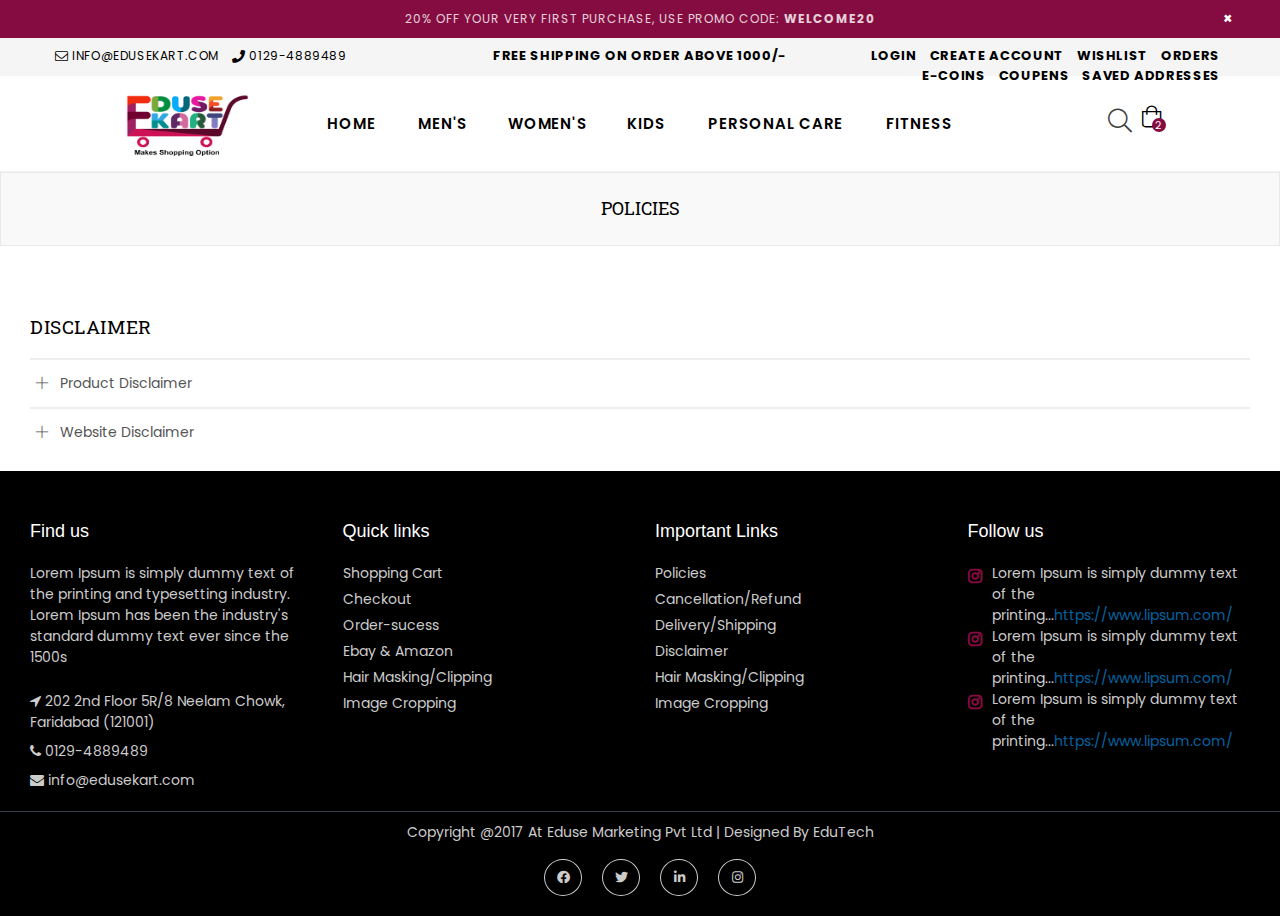
<file: disclaimer.html>
<!DOCTYPE html> 
<html class="no-js" lang="en">

<head>
<meta http-equiv="Content-Type" content="text/html; charset=utf-8" />
<meta http-equiv="x-ua-compatible" content="ie=edge">
<title>EduseKart</title>
<meta name="description" content="description">
<meta name="viewport" content="width=device-width, initial-scale=1">
<!-- Favicon -->
<link rel="shortcut icon" href="assets/images/favicon.png" />
<!-- Plugins CSS -->
<link rel="stylesheet" href="assets/css/plugins.css">
<!-- Bootstap CSS -->
<link rel="stylesheet" href="assets/css/bootstrap.min.css">
<!-- Main Style CSS -->
<link rel="stylesheet" href="assets/css/style.css">
<link rel="stylesheet" href="assets/css/responsive.css">
<!-- Footer Style CSS -->
<link rel="stylesheet" href="https://use.fontawesome.com/releases/v5.2.0/css/all.css">
<link rel="stylesheet" href="https://cdnjs.cloudflare.com/ajax/libs/font-awesome/4.7.0/css/font-awesome.min.css">

</head>
<body class="template-index home2-default">
<div id="pre-loader">
    <img src="assets/images/loader.gif" alt="Loading..." />
</div>
<div class="pageWrapper">
    <!--Promotion Bar-->
    <div class="notification-bar mobilehide">
        <a href="#" class="notification-bar__message">20% off your very first purchase, use promo code: <b>WELCOME20</b></a>
        <span class="close-announcement">×</span>
    </div>
    <!--End Promotion Bar-->
    <!--Search Form Drawer-->
    <div class="search">
        <div class="search__form">
            <form class="search-bar__form" action="#">
                <button class="go-btn search__button" type="submit"><i class="icon anm anm-search-l"></i></button>
                <input class="search__input" type="search" name="q" value="" placeholder="Search entire store..." aria-label="Search" autocomplete="off">
            </form>
            <button type="button" class="search-trigger close-btn"><i class="anm anm-times-l"></i></button>
        </div>
    </div>
    <!--End Search Form Drawer-->
    <!--Top Header-->
    <div class="top-header">
        <div class="container-fluid">
            <div class="row">
                <div class="col-10 col-sm-8 col-md-5 col-lg-4">
                    <p class="phone-no"><i class="anm anm-envelope-l"></i><a href="mailto:+91-7888673594">  info@edusekart.com</a></p>
                    <p class="phone-no" style="margin-left: 10px;"><i class="anm anm-phone-s"></i><a href="tel:0129-4889489"> 0129-4889489</a></p>
                </div>
                <div class="col-sm-4 col-md-4 col-lg-4 d-none d-lg-none d-md-block d-lg-block">
                    <div class="text-center"><p class="top-header_middle-text">Free Shipping On order Above 1000/-</p></div>
                </div>
                <div class="col-2 col-sm-4 col-md-3 col-lg-4 text-right">
                    <span class="user-menu d-block d-lg-none"><i class="anm anm-user-al" aria-hidden="true"></i></span>
                    <ul class="customer-links list-inline">
                        <li><a href="#" data-toggle="modal" data-target="#myModal">Login</a></li>
                        <li><a href="register.html">Create Account</a></li>
                        <li><a href="wishlist.html">Wishlist</a></li>
                        <li><a href="#">Orders</a></li>
                        <li><a href="#">E-Coins</a></li>
                        <li><a href="#">Coupens</a></li>
                        <li><a href="#">Saved Addresses</a></li>
                    </ul>
                </div>
            </div>
        </div>
    </div>
    <!--End Top Header-->
    <!--Header-->
    <div class="header-wrap animated d-flex border-bottom">
        <div class="container-fluid" style="width:90%">        
            <div class="row align-items-center">
                <!--Desktop Logo-->
                <div class="logo col-md-2 col-lg-2 d-none d-lg-block">
                    <a href="index.html">
                        <img src="assets/images/logo.png" height="65" width="130"  alt="Belle Multipurpose Html Template" title="Belle Multipurpose Html Template" />
                    </a>
                </div>
                <!--End Desktop Logo-->
                <div class="col-3 col-sm-3 col-md-3 col-lg-8">
                    <div class="d-block d-lg-none">
                        <button type="button" class="btn--link site-header__menu js-mobile-nav-toggle mobile-nav--open">
                            <i class="icon anm anm-times-l"></i>
                            <i class="anm anm-bars-r"></i>
                        </button>
                    </div>
                    <!--Desktop Menu-->
                    <nav class="grid__item" id="AccessibleNav"><!-- for mobile -->
                        <ul id="siteNav" class="site-nav medium center hidearrow">
                            <li class="lvl1"><a href="#">Home </a></li>
                            <li class="lvl1 parent dropdown"><a href="#">Men's<i class="anm anm-angle-down-l"></i></a>
                          <ul class="dropdown">
                            <li><a href="blog-left-sidebar.html" class="site-nav">Left Sidebar</a></li>
                            <li><a href="blog-right-sidebar.html" class="site-nav">Right Sidebar</a></li>
                            <li><a href="blog-fullwidth.html" class="site-nav">Fullwidth</a></li>
                            <li><a href="blog-grid-view.html" class="site-nav">Gridview</a></li>
                            <li><a href="blog-article.html" class="site-nav">Article</a></li>
                          </ul>
                        </li><li class="lvl1 parent dropdown"><a href="#">Women's<i class="anm anm-angle-down-l"></i></a>
                          <ul class="dropdown">
                            <li><a href="blog-left-sidebar.html" class="site-nav">Left Sidebar</a></li>
                            <li><a href="blog-right-sidebar.html" class="site-nav">Right Sidebar</a></li>
                            <li><a href="blog-fullwidth.html" class="site-nav">Fullwidth</a></li>
                            <li><a href="blog-grid-view.html" class="site-nav">Gridview</a></li>
                            <li><a href="blog-article.html" class="site-nav">Article</a></li>
                          </ul>
                        </li><li class="lvl1 parent dropdown"><a href="#">Kids<i class="anm anm-angle-down-l"></i></a>
                          <ul class="dropdown">
                            <li><a href="blog-left-sidebar.html" class="site-nav">Left Sidebar</a></li>
                            <li><a href="blog-right-sidebar.html" class="site-nav">Right Sidebar</a></li>
                            <li><a href="blog-fullwidth.html" class="site-nav">Fullwidth</a></li>
                            <li><a href="blog-grid-view.html" class="site-nav">Gridview</a></li>
                            <li><a href="blog-article.html" class="site-nav">Article</a></li>
                          </ul>
                        </li>
                        <li class="lvl1 parent dropdown"><a href="#">Personal Care<i class="anm anm-angle-down-l"></i></a>
                          <ul class="dropdown">
                            <li><a href="blog-left-sidebar.html" class="site-nav">Left Sidebar</a></li>
                            <li><a href="blog-right-sidebar.html" class="site-nav">Right Sidebar</a></li>
                            <li><a href="blog-fullwidth.html" class="site-nav">Fullwidth</a></li>
                            <li><a href="blog-grid-view.html" class="site-nav">Gridview</a></li>
                            <li><a href="blog-article.html" class="site-nav">Article</a></li>
                          </ul>
                        </li>
                        <li class="lvl1 parent dropdown"><a href="#">Fitness<i class="anm anm-angle-down-l"></i></a>
                          <ul class="dropdown">
                            <li><a href="blog-left-sidebar.html" class="site-nav">Left Sidebar</a></li>
                            <li><a href="blog-right-sidebar.html" class="site-nav">Right Sidebar</a></li>
                            <li><a href="blog-fullwidth.html" class="site-nav">Fullwidth</a></li>
                            <li><a href="blog-grid-view.html" class="site-nav">Gridview</a></li>
                            <li><a href="blog-article.html" class="site-nav">Article</a></li>
                          </ul>
                        </li>
                      </ul>
                    </nav>
                    <!--End Desktop Menu-->
                </div>
                <!--Mobile Logo-->
                <div class="col-6 col-sm-6 col-md-6 col-lg-2 d-block d-lg-none mobile-logo">
                    <div class="logo">
                        <a href="index.html">
                            <img src="assets/images/logo.png" height="65" width="130" alt="Belle Multipurpose Html Template" title="Belle Multipurpose Html Template" />
                        </a>
                    </div>
                </div>
                <!--Mobile Logo-->
                <div class="col-3 col-sm-3 col-md-3 col-lg-2">
                    <div class="site-cart">
                        <a href="#" class="site-header__cart" title="Cart">
                            <i class="icon anm anm-bag-l"></i>
                            <span id="CartCount" class="site-header__cart-count" data-cart-render="item_count">2</span>
                        </a>
                        <!--Minicart Popup-->
                        <div id="header-cart" class="block block-cart">
                            <ul class="mini-products-list">
                                <li class="item">
                                    <a class="product-image" href="#">
                                        <img src="assets/images/product-images/cape-dress-1.jpg" alt="3/4 Sleeve Kimono Dress" title="" />
                                    </a>
                                    <div class="product-details">
                                        <a href="#" class="remove"><i class="anm anm-times-l" aria-hidden="true"></i></a>
                                        <a href="#" class="edit-i remove"><i class="anm anm-edit" aria-hidden="true"></i></a>
                                        <a class="pName" href="cart.html">Sleeve Kimono Dress</a>
                                        <div class="variant-cart">Black / XL</div>
                                        <div class="wrapQtyBtn">
                                            <div class="qtyField">
                                                <span class="label">Qty:</span>
                                                <a class="qtyBtn minus" href="javascript:void(0);"><i class="fa anm anm-minus-r" aria-hidden="true"></i></a>
                                                <input type="text" id="Quantity" name="quantity" value="1" class="product-form__input qty">
                                                <a class="qtyBtn plus" href="javascript:void(0);"><i class="fa anm anm-plus-r" aria-hidden="true"></i></a>
                                            </div>
                                        </div>
                                        <div class="priceRow">
                                            <div class="product-price">
                                                <span class="money">₹59.00</span>
                                            </div>
                                         </div>
                                    </div>
                                </li>
                                <li class="item">
                                    <a class="product-image" href="#">
                                        <img src="assets/images/product-images/cape-dress-2.jpg" alt="Elastic Waist Dress - Black / Small" title="" />
                                    </a>
                                    <div class="product-details">
                                        <a href="#" class="remove"><i class="anm anm-times-l" aria-hidden="true"></i></a>
                                        <a href="#" class="edit-i remove"><i class="anm anm-edit" aria-hidden="true"></i></a>
                                        <a class="pName" href="cart.html">Elastic Waist Dress</a>
                                        <div class="variant-cart">Gray / XXL</div>
                                        <div class="wrapQtyBtn">
                                            <div class="qtyField">
                                                <span class="label">Qty:</span>
                                                <a class="qtyBtn minus" href="javascript:void(0);"><i class="fa anm anm-minus-r" aria-hidden="true"></i></a>
                                                <input type="text" id="Quantity" name="quantity" value="1" class="product-form__input qty">
                                                <a class="qtyBtn plus" href="javascript:void(0);"><i class="fa anm anm-plus-r" aria-hidden="true"></i></a>
                                            </div>
                                        </div>
                                        <div class="priceRow">
                                            <div class="product-price">
                                                <span class="money">₹99.00</span>
                                            </div>
                                        </div>
                                    </div>
                                </li>
                            </ul>
                            <div class="total">
                                <div class="total-in">
                                    <span class="label">Cart Subtotal:</span><span class="product-price"><span class="money">₹748.00</span></span>
                                </div>
                                 <div class="buttonSet text-center">
                                    <a href="cart.html" class="btn btn-secondary btn--small">View Cart</a>
                                    <a href="checkout.html" class="btn btn-secondary btn--small">Checkout</a>
                                </div>
                            </div>
                        </div>
                        <!--End Minicart Popup-->
                    </div>
                    <div class="site-header__search">
                        <button type="button" class="search-trigger"><i class="icon anm anm-search-l"></i></button>
                    </div>
                </div>
            </div>
        </div>
    </div>
    <!--End Header-->
    
    <!--Mobile Menu-->
    <div class="mobile-nav-wrapper" role="navigation">
        <div class="closemobileMenu"><i class="icon anm anm-times-l pull-right"></i> Close Menu</div>
        <ul id="MobileNav" class="mobile-nav">
            <li class="lvl1 parent megamenu"><a href="index.html">Home <i class="anm anm-plus-l"></i></a>
          <ul>
            <li><a href="#" class="site-nav">Home Group 1<i class="anm anm-plus-l"></i></a>
              <ul>
                <li><a href="index.html" class="site-nav">Home 1 - Classic</a></li>
                <li><a href="home2-default.html" class="site-nav">Home 2 - Default</a></li>
                <li><a href="home15-funiture.html" class="site-nav">Home 15 - Furniture </a></li>
                <li><a href="home3-boxed.html" class="site-nav">Home 3 - Boxed</a></li>
                <li><a href="home4-fullwidth.html" class="site-nav">Home 4 - Fullwidth</a></li>
                <li><a href="home5-cosmetic.html" class="site-nav">Home 5 - Cosmetic</a></li>
                <li><a href="home6-modern.html" class="site-nav">Home 6 - Modern</a></li>
                <li><a href="home7-shoes.html" class="site-nav last">Home 7 - Shoes</a></li>
              </ul>
            </li>
            <li><a href="#" class="site-nav">Home Group 2<i class="anm anm-plus-l"></i></a>
              <ul>
                <li><a href="home8-jewellery.html" class="site-nav">Home 8 - Jewellery</a></li>
                <li><a href="home9-parallax.html" class="site-nav">Home 9 - Parallax</a></li>
                <li><a href="home10-minimal.html" class="site-nav">Home 10 - Minimal</a></li>
                <li><a href="home11-grid.html" class="site-nav">Home 11 - Grid</a></li>
                <li><a href="home12-category.html" class="site-nav">Home 12 - Category</a></li>
                <li><a href="home13-auto-parts.html" class="site-nav">Home 13 - Auto Parts</a></li>
                <li><a href="home14-bags.html" class="site-nav last">Home 14 - Bags</a></li>
              </ul>
            </li>
            <li><a href="#" class="site-nav">New Sections<i class="anm anm-plus-l"></i></a>
              <ul>
                <li><a href="home11-grid.html" class="site-nav">Image Gallery</a></li>
                <li><a href="home5-cosmetic.html" class="site-nav">Featured Product</a></li>
                <li><a href="home7-shoes.html" class="site-nav">Columns with Items</a></li>
                <li><a href="home6-modern.html" class="site-nav">Text columns with images</a></li>
                <li><a href="home2-default.html" class="site-nav">Products Carousel</a></li>
                <li><a href="home9-parallax.html" class="site-nav last">Parallax Banner</a></li>
              </ul>
            </li>
            <li><a href="#" class="site-nav">New Features<i class="anm anm-plus-l"></i></a>
              <ul>
                <li><a href="home13-auto-parts.html" class="site-nav">Top Information Bar </a></li>
                <li><a href="#" class="site-nav">Age Varification </a></li>
                <li><a href="#" class="site-nav">Footer Blocks</a></li>
                <li><a href="#" class="site-nav">2 New Megamenu style</a></li>
                <li><a href="#" class="site-nav">Show Total Savings </a></li>
                <li><a href="#" class="site-nav">New Custom Icons</a></li>
                <li><a href="#" class="site-nav last">Auto Currency</a></li>
              </ul>
            </li>
          </ul>
        </li>
            <li class="lvl1 parent megamenu"><a href="#">Shop <i class="anm anm-plus-l"></i></a>
          <ul>
            <li><a href="#" class="site-nav">Shop Pages<i class="anm anm-plus-l"></i></a>
              <ul>
                <li><a href="shop-left-sidebar.html" class="site-nav">Left Sidebar</a></li>
                <li><a href="shop-right-sidebar.html" class="site-nav">Right Sidebar</a></li>
                <li><a href="shop-fullwidth.html" class="site-nav">Fullwidth</a></li>
                <li><a href="shop-grid-3.html" class="site-nav">3 items per row</a></li>
                <li><a href="shop-grid-4.html" class="site-nav">4 items per row</a></li>
                <li><a href="shop-grid-5.html" class="site-nav">5 items per row</a></li>
                <li><a href="shop-grid-6.html" class="site-nav">6 items per row</a></li>
                <li><a href="shop-grid-7.html" class="site-nav">7 items per row</a></li>
                <li><a href="shop-listview.html" class="site-nav last">Product Listview</a></li>
              </ul>
            </li>
            <li><a href="#" class="site-nav">Shop Features<i class="anm anm-plus-l"></i></a>
              <ul>
                <li><a href="shop-left-sidebar.html" class="site-nav">Product Countdown </a></li>
                <li><a href="shop-right-sidebar.html" class="site-nav">Infinite Scrolling</a></li>
                <li><a href="shop-grid-3.html" class="site-nav">Pagination - Classic</a></li>
                <li><a href="shop-grid-6.html" class="site-nav">Pagination - Load More</a></li>
                <li><a href="product-labels.html" class="site-nav">Dynamic Product Labels</a></li>
                <li><a href="product-swatches-style.html" class="site-nav">Product Swatches </a></li>
                <li><a href="product-hover-info.html" class="site-nav">Product Hover Info</a></li>
                <li><a href="shop-grid-3.html" class="site-nav">Product Reviews</a></li>
                <li><a href="shop-left-sidebar.html" class="site-nav last">Discount Label </a></li>
              </ul>
            </li>
          </ul>
        </li>
            <li class="lvl1 parent megamenu"><a href="product-layout-1.html">Product <i class="anm anm-plus-l"></i></a>
          <ul>
            <li><a href="product-layout-1.html" class="site-nav">Product Page<i class="anm anm-plus-l"></i></a>
              <ul>
                <li><a href="product-layout-1.html" class="site-nav">Product Layout 1</a></li>
                <li><a href="product-layout-2.html" class="site-nav">Product Layout 2</a></li>
                <li><a href="product-layout-3.html" class="site-nav">Product Layout 3</a></li>
                <li><a href="product-with-left-thumbs.html" class="site-nav">Product With Left Thumbs</a></li>
                <li><a href="product-with-right-thumbs.html" class="site-nav">Product With Right Thumbs</a></li>
                <li><a href="product-with-bottom-thumbs.html" class="site-nav last">Product With Bottom Thumbs</a></li>
              </ul>
            </li>
            <li><a href="short-description.html" class="site-nav">Product Features<i class="anm anm-plus-l"></i></a>
              <ul>
                <li><a href="short-description.html" class="site-nav">Short Description</a></li>
                <li><a href="product-countdown.html" class="site-nav">Product Countdown</a></li>
                <li><a href="product-video.html" class="site-nav">Product Video</a></li>
                <li><a href="product-quantity-message.html" class="site-nav">Product Quantity Message</a></li>
                <li><a href="product-visitor-sold-count.html" class="site-nav">Product Visitor/Sold Count </a></li>
                <li><a href="product-zoom-lightbox.html" class="site-nav last">Product Zoom/Lightbox </a></li>
              </ul>
            </li>
            <li><a href="#" class="site-nav">Product Features<i class="anm anm-plus-l"></i></a>
              <ul>
                <li><a href="product-with-variant-image.html" class="site-nav">Product with Variant Image</a></li>
                <li><a href="product-with-color-swatch.html" class="site-nav">Product with Color Swatch</a></li>
                <li><a href="product-with-image-swatch.html" class="site-nav">Product with Image Swatch</a></li>
                <li><a href="product-with-dropdown.html" class="site-nav">Product with Dropdown</a></li>
                <li><a href="product-with-rounded-square.html" class="site-nav">Product with Rounded Square</a></li>
                <li><a href="swatches-style.html" class="site-nav last">Product Swatches All Style</a></li>
              </ul>
            </li>
            <li><a href="#" class="site-nav">Product Features<i class="anm anm-plus-l"></i></a>
              <ul>
                <li><a href="product-accordion.html" class="site-nav">Product Accordion</a></li>
                <li><a href="product-pre-orders.html" class="site-nav">Product Pre-orders </a></li>
                <li><a href="product-labels-detail.html" class="site-nav">Product Labels</a></li>
                <li><a href="product-discount.html" class="site-nav">Product Discount In %</a></li>
                <li><a href="product-shipping-message.html" class="site-nav">Product Shipping Message</a></li>
                <li><a href="product-shipping-message.html" class="site-nav last">Size Guide </a></li>
              </ul>
            </li>
          </ul>
        </li>
            <li class="lvl1 parent megamenu"><a href="about-us.html">Pages <i class="anm anm-plus-l"></i></a>
          <ul>
            <li><a href="cart-variant1.html" class="site-nav">Cart Page <i class="anm anm-plus-l"></i></a>
                <ul class="dropdown">
                    <li><a href="cart-variant1.html" class="site-nav">Cart Variant1</a></li>
                    <li><a href="cart-variant2.html" class="site-nav">Cart Variant2</a></li>
                 </ul>
            </li>
            <li><a href="compare-variant1.html" class="site-nav">Compare Product <i class="anm anm-plus-l"></i></a>
                <ul class="dropdown">
                    <li><a href="compare-variant1.html" class="site-nav">Compare Variant1</a></li>
                    <li><a href="compare-variant2.html" class="site-nav">Compare Variant2</a></li>
                 </ul>
            </li>
            <li><a href="checkout.html" class="site-nav">Checkout</a></li>
            <li><a href="about-us.html" class="site-nav">About Us<span class="lbl nm_label1">New</span></a></li>
            <li><a href="contact-us.html" class="site-nav">Contact Us</a></li>
            <li><a href="faqs.html" class="site-nav">FAQs</a></li>
            <li><a href="lookbook1.html" class="site-nav">Lookbook<i class="anm anm-plus-l"></i></a>
              <ul>
                <li><a href="lookbook1.html" class="site-nav">Style 1</a></li>
                <li><a href="lookbook2.html" class="site-nav last">Style 2</a></li>
              </ul>
            </li>
            <li><a href="404.html" class="site-nav">404</a></li>
            <li><a href="coming-soon.html" class="site-nav">Coming soon<span class="lbl nm_label1">New</span></a></li>
          </ul>
        </li>
            <li class="lvl1 parent megamenu"><a href="blog-left-sidebar.html">Account<i class="anm anm-plus-l"></i></a>
          <ul>
            <li><a href="blog-left-sidebar.html" class="site-nav">Orders</a></li>
            <li><a href="blog-right-sidebar.html" class="site-nav">Wishlist</a></li>
            <li><a href="blog-fullwidth.html" class="site-nav">Gift Cards</a></li>
            <li><a href="blog-grid-view.html" class="site-nav">E-Coins</a></li>
            <li><a href="blog-article.html" class="site-nav">Coupens</a></li>
            <li><a href="blog-article.html" class="site-nav">Saved Addresses</a></li>
          </ul>
        </li>
            <li class="lvl1"><a href="#"><b>Login</b></a>
            <li class="lvl1"><a href="#"><b>Register</b></a>
        </li>
      </ul>
    </div>
    <!--End Mobile Menu-->
<!--------------------------End Header------------------------------------->
<!--------------------------End Header------------------------------------->
<!--------------------------End Header------------------------------------->

    
    <!--Body Content-->
    <div id="page-content">
    	<!--Page Title-->
    	<div class="page section-header text-center">
			<div class="page-title">
        		<div class="wrapper"><h1 class="page-width">Policies</h1></div>
      		</div>
		</div>
        <div class="container">
        	<div class="row">
                <div class="col-12 col-sm-12 col-md-12 col-lg-12 main-col">
                	<div id="accordionExample">
                        <h2 class="title h2">Disclaimer</h2>
                        <div class="faq-body">
                            <h4 class="panel-title" data-toggle="collapse" data-target="#collapseOne" aria-expanded="false" aria-controls="collapseOne">Product Disclaimer</h4>
                            <div id="collapseOne" class="collapse panel-content" data-parent="#accordionExample">The information about our products as available in our Health Guide is not intended to prevent, diagnose, treat, or cure any disease. This information is intended as an introduction to value addition in life through supplements. Our products aim at maintaining holistic balance in body and immunity level but are no way substitute of physicians’ diagnosis. We are not medical professionals or researchers and we cannot prescribe what product can cure your disease. We cannot answer medical questions to prescribe cures, treatment or to guess what is wrong with you. Consult your doctor about your health conditions and use our supplements for value addition in life. Any product used in excessive amounts will invite problems.
                            <br>EDUSE Shall Be responsible for the quality of products only if such products are bought from authorized distributors.The buyer shall be solely responsible for all consequences for the purchase and use of products bought from unauthorized sources including unauthorized websites, E-commerce marketplace or unauthorized party.
                            </div>
                        </div>
                        <div class="faq-body">
                            <h4 class="panel-title" data-toggle="collapse" data-target="#collapseTwo" aria-expanded="false" aria-controls="collapseTwo">Website Disclaimer</h4>
                            <div id="collapseTwo" class="collapse panel-content">The contents of this site are only for information purpose. Users are advised to rely on information posted herein for any purpose only after verification and confirmation of the same from authentic and authoritative sources. Neither EDUSE Marketing Pvt. Ltd. nor the site developer is responsible for any consequences that may arise out of using such information without verification / confirmation. There may be time gap in internet/online posting/ transmission of information and availability of such information at browsers’ end. Exact status may be confirmed from source.
                            <br>For any query, suggestions regarding this website please contact at info@edusekart.com
                            <br>No contents / portion of the contents, graphics, picture or presentation in this site may be used without explicit permission in writing from the author of this site. Usage of contents / parts thereof without verifiable and expressed permission from author or his authorized person will attract legal consequences.</div>
                    </div>
               	</div>
            </div>
        </div>
        
    </div>
    <!--End Body Content-->
    
<!----------------------------Footer------------------------>
<!----------------------------Footer------------------------>
<!----------------------------Footer------------------------>
<footer class="footer">
<div class="container bottom_border">
<div class="row">
<div class=" col-sm-4 col-md col-sm-4  col-12 col">
<h5 class="headin5_amrc col_white_amrc pt2">Find us</h5>
<!--headin5_amrc-->
<p class="mb10">Lorem Ipsum is simply dummy text of the printing and typesetting industry. Lorem Ipsum has been the industry's standard dummy text ever since the 1500s</p>
<p><i class="fa fa-location-arrow"></i>  202 2nd Floor 5R/8 Neelam Chowk, Faridabad (121001)</p>
<p><i class="fa fa-phone"></i>  0129-4889489</p>
<p><i class="fa fa fa-envelope"></i> info@edusekart.com  </p>


</div>


<div class=" col-sm-4 col-md  col-6 col">
<h5 class="headin5_amrc col_white_amrc pt2">Quick links</h5>
<!--headin5_amrc-->
<ul class="footer_ul_amrc">
<li><a href="cart.html">Shopping Cart</a></li>
<li><a href="checkout.html">Checkout</a></li>
<li><a href="order-success">Order-sucess</a></li>
<li><a href="#">Ebay & Amazon</a></li>
<li><a href="#">Hair Masking/Clipping</a></li>
<li><a href="#">Image Cropping</a></li>
</ul>
<!--footer_ul_amrc ends here-->
</div>


<div class=" col-sm-4 col-md  col-6 col">
<h5 class="headin5_amrc col_white_amrc pt2">Important Links</h5>
<!--headin5_amrc-->
<ul class="footer_ul_amrc">
<li><a href="policies.html">Policies</a></li>
<li><a href="refund.html">Cancellation/Refund</a></li>
<li><a href="shipping.html">Delivery/Shipping</a></li>
<li><a href="disclaimer.html">Disclaimer</a></li>
<li><a href="http://webenlance.com">Hair Masking/Clipping</a></li>
<li><a href="http://webenlance.com">Image Cropping</a></li>
</ul>
<!--footer_ul_amrc ends here-->
</div>


<div class=" col-sm-4 col-md  col-12 col">
<h5 class="headin5_amrc col_white_amrc pt2">Follow us</h5>
<!--headin5_amrc ends here-->

<ul class="footer_ul2_amrc">
<li><a href="#"><i class="fab fa-instagram fleft padding-right"></i> </a><p>Lorem Ipsum is simply dummy text of the printing...<a href="#">https://www.lipsum.com/</a></p></li>
<li><a href="#"><i class="fab fa-instagram fleft padding-right"></i> </a><p>Lorem Ipsum is simply dummy text of the printing...<a href="#">https://www.lipsum.com/</a></p></li>
<li><a href="#"><i class="fab fa-instagram fleft padding-right"></i> </a><p>Lorem Ipsum is simply dummy text of the printing...<a href="#">https://www.lipsum.com/</a></p></li>
</ul>
<!--footer_ul2_amrc ends here-->
</div>
</div>
</div>


<div class="container">
<!--foote_bottom_ul_amrc ends here-->
<p class="text-center">Copyright @2017 At Eduse Marketing Pvt Ltd | Designed By <a href="#">EduTech</a></p>

<ul class="social_footer_ul">
<li><a href="http://webenlance.com"><i class="fab fa-facebook-f"></i></a></li>
<li><a href="http://webenlance.com"><i class="fab fa-twitter"></i></a></li>
<li><a href="http://webenlance.com"><i class="fab fa-linkedin"></i></a></li>
<li><a href="http://webenlance.com"><i class="fab fa-instagram"></i></a></li>
</ul>
<!--social_footer_ul ends here-->
</div>

</footer>
    <!--End Footer-->
    <!--Scoll Top-->
    <span id="site-scroll"><i class="icon anm anm-angle-up-r"></i></span>
    <!--End Scoll Top-->
    

    <!--Quick View popup-->
    <div class="modal fade quick-view-popup" id="content_quickview">
        <div class="modal-dialog">
            <div class="modal-content">
                <div class="modal-body">
                    <div id="ProductSection-product-template" class="product-template__container prstyle1">
                <div class="product-single">
                <!-- Start model close -->
                <a href="javascript:void()" data-dismiss="modal" class="model-close-btn pull-right" title="close"><span class="icon icon anm anm-times-l"></span></a>
                <!-- End model close -->
                <div class="row">
                    <div class="col-lg-6 col-md-6 col-sm-12 col-12">
                        <div class="product-details-img">
                            <div class="pl-20">
                                <img src="assets/images/product-detail-page/camelia-reversible-big1.jpg" alt="" />
                            </div>
                        </div>
                    </div>
                    <div class="col-lg-6 col-md-6 col-sm-12 col-12">
                            <div class="product-single__meta">
                                <h2 class="product-single__title">Product Quick View Popup</h2>
                                <div class="prInfoRow">
                                    <div class="product-stock"> <span class="instock ">In Stock</span> <span class="outstock hide">Unavailable</span> </div>
                                    <div class="product-sku">SKU: <span class="variant-sku">19115-rdxs</span></div>
                                </div>
                                <p class="product-single__price product-single__price-product-template">
                                    <span class="visually-hidden">Regular price</span>
                                    <s id="ComparePrice-product-template"><span class="money">₹600.00</span></s>
                                    <span class="product-price__price product-price__price-product-template product-price__sale product-price__sale--single">
                                        <span id="ProductPrice-product-template"><span class="money">₹500.00</span></span>
                                    </span>
                                </p>
                                <div class="product-single__description rte">
                                    Belle Multipurpose Bootstrap 4 Html Template that will give you and your customers a smooth shopping experience which can be used for various kinds of stores such as fashion,...
                                </div>
                                
                            <form method="post" action="http://annimexweb.com/cart/add" id="product_form_10508262282" accept-charset="UTF-8" class="product-form product-form-product-template hidedropdown" enctype="multipart/form-data">
                                <div class="swatch clearfix swatch-0 option1" data-option-index="0">
                                    <div class="product-form__item">
                                      <label class="header">Color: <span class="slVariant">Red</span></label>
                                      <div data-value="Red" class="swatch-element color red available">
                                        <input class="swatchInput" id="swatch-0-red" type="radio" name="option-0" value="Red">
                                        <label class="swatchLbl color medium rectangle" for="swatch-0-red" style="background-image:url(assets/images/product-detail-page/variant1-1.jpg);" title="Red"></label>
                                      </div>
                                      <div data-value="Blue" class="swatch-element color blue available">
                                        <input class="swatchInput" id="swatch-0-blue" type="radio" name="option-0" value="Blue">
                                        <label class="swatchLbl color medium rectangle" for="swatch-0-blue" style="background-image:url(assets/images/product-detail-page/variant1-2.jpg);" title="Blue"></label>
                                      </div>
                                      <div data-value="Green" class="swatch-element color green available">
                                        <input class="swatchInput" id="swatch-0-green" type="radio" name="option-0" value="Green">
                                        <label class="swatchLbl color medium rectangle" for="swatch-0-green" style="background-image:url(assets/images/product-detail-page/variant1-3.jpg);" title="Green"></label>
                                      </div>
                                      <div data-value="Gray" class="swatch-element color gray available">
                                        <input class="swatchInput" id="swatch-0-gray" type="radio" name="option-0" value="Gray">
                                        <label class="swatchLbl color medium rectangle" for="swatch-0-gray" style="background-image:url(assets/images/product-detail-page/variant1-4.jpg);" title="Gray"></label>
                                      </div>
                                    </div>
                                </div>
                                <div class="swatch clearfix swatch-1 option2" data-option-index="1">
                                    <div class="product-form__item">
                                      <label class="header">Size: <span class="slVariant">XS</span></label>
                                      <div data-value="XS" class="swatch-element xs available">
                                        <input class="swatchInput" id="swatch-1-xs" type="radio" name="option-1" value="XS">
                                        <label class="swatchLbl medium rectangle" for="swatch-1-xs" title="XS">XS</label>
                                      </div>
                                      <div data-value="S" class="swatch-element s available">
                                        <input class="swatchInput" id="swatch-1-s" type="radio" name="option-1" value="S">
                                        <label class="swatchLbl medium rectangle" for="swatch-1-s" title="S">S</label>
                                      </div>
                                      <div data-value="M" class="swatch-element m available">
                                        <input class="swatchInput" id="swatch-1-m" type="radio" name="option-1" value="M">
                                        <label class="swatchLbl medium rectangle" for="swatch-1-m" title="M">M</label>
                                      </div>
                                      <div data-value="L" class="swatch-element l available">
                                        <input class="swatchInput" id="swatch-1-l" type="radio" name="option-1" value="L">
                                        <label class="swatchLbl medium rectangle" for="swatch-1-l" title="L">L</label>
                                      </div>
                                    </div>
                                </div>
                                <!-- Product Action -->
                                <div class="product-action clearfix">
                                    <div class="product-form__item--quantity">
                                        <div class="wrapQtyBtn">
                                            <div class="qtyField">
                                                <a class="qtyBtn minus" href="javascript:void(0);"><i class="fa anm anm-minus-r" aria-hidden="true"></i></a>
                                                <input type="text" id="Quantity" name="quantity" value="1" class="product-form__input qty">
                                                <a class="qtyBtn plus" href="javascript:void(0);"><i class="fa anm anm-plus-r" aria-hidden="true"></i></a>
                                            </div>
                                        </div>
                                    </div>                                
                                    <div class="product-form__item--submit">
                                        <button type="button" name="add" class="btn product-form__cart-submit">
                                            <span>Add to cart</span>
                                        </button>
                                    </div>
                                </div>
                                <!-- End Product Action -->
                            </form>
                            <div class="display-table shareRow">
                                <div class="display-table-cell">
                                    <div class="wishlist-btn">
                                        <a class="wishlist add-to-wishlist" href="#" title="Add to Wishlist"><i class="icon anm anm-heart-l" aria-hidden="true"></i> <span>Add to Wishlist</span></a>
                                    </div>
                                </div>
                            </div>
                        </div>
                </div>
            </div>
                <!--End-product-single-->
                </div>
            </div>
                </div>
            </div>
        </div>
    </div>
    <!--End Quick View popup-->
    <!-- Login Modal -->
<div id="myModal" class="modal fade" role="dialog">
<div class="modal-dialog">
<!-- Modal content-->
<div class="modal-content">
<div class="modal-header">
<button type="button" class="close" data-dismiss="modal">&times;</button>
</div>
<div class="modal-body">
    <h3 style="text-align: center; color: #850c40;">Sign In</h3>
        <div class="row d-flex">
            <div class="col-lg-12">
                <div class="card2 card border-0 px-4 py-5">
                    <div class="row mb-4 px-3" style="margin: auto;">
                        <h6 class="mb-0 mr-4 mt-2">Sign in with</h6>
                        <div class="facebook text-center mr-3"><div class="fa fa-facebook"></div></div>
                        <div class="google text-center mr-3"><div class="fa fa-google"></div></div>
                        <div class="instagram text-center mr-3"><div class="fa fa-instagram"></div></div>
                    </div>
                    <div class="row px-3 mb-4">
                        <div class="line"></div>
                        <small class="or text-center">Or</small>
                        <div class="line"></div>
                    </div>
                    <div class="row px-3">
                        <label class="mb-1"><h6 class="mb-0 text-sm">Email Address</h6></label>
                        <input class="mb-4" type="text" name="email" placeholder="Enter a valid email address">
                    </div>
                    <div class="row px-3">
                        <label class="mb-1"><h6 class="mb-0 text-sm">Password</h6></label>
                        <input type="password" name="password" placeholder="Enter password" id="txtPassword" >
                        <p id="btnToggle" class="show-password">Show Password</p>
                    </div>
                    <div class="forgot">
                    <div class="row px-3 mb-4">
                        <div class="custom-control custom-checkbox custom-control-inline">
                            <input id="chk1" type="checkbox" name="chk" class="custom-control-input"> 
                            <label for="chk1" class="custom-control-label text-sm">Remember me</label>
                        </div>
                        <a href="#" class="ml-auto mb-0 text-sm">Forgot Password?</a>
                    </div>
                    <div class="row mb-3 px-3">
                        <button type="submit" class="btn btn-blue text-center">Login</button>
                    </div>
                    <div class="row mb-4 px-3">
                        <small class="font-weight-bold">Don't have an account? <a href="register.html">Register</a></small>
                    </div>
                    </div>
                </div>
            </div>
        </div>
    </div>
</div>
</div>
</div>
    
     <!-- Including Jquery -->
     <script src="assets/js/vendor/jquery-3.3.1.min.js"></script>
     <script src="assets/js/vendor/modernizr-3.6.0.min.js"></script>
     <script src="assets/js/vendor/jquery.cookie.js"></script>
     <script src="assets/js/vendor/wow.min.js"></script>
     <!-- Including Javascript -->
     <script src="assets/js/bootstrap.min.js"></script>
     <script src="assets/js/plugins.js"></script>
     <script src="assets/js/popper.min.js"></script>
     <script src="assets/js/lazysizes.js"></script>
     <script src="assets/js/main.js"></script>
     <!--Footer Scripts-->
     
     <!--For Newsletter Popup-->
     <script>
        jQuery(document).ready(function(){  
          jQuery('.closepopup').on('click', function () {
              jQuery('#popup-container').fadeOut();
              jQuery('#modalOverly').fadeOut();
          });
          
          var visits = jQuery.cookie('visits') || 0;
          visits++;
          jQuery.cookie('visits', visits, { expires: 1, path: '/' });
          console.debug(jQuery.cookie('visits')); 
          if ( jQuery.cookie('visits') > 1 ) {
            jQuery('#modalOverly').hide();
            jQuery('#popup-container').hide();
          } else {
              var pageHeight = jQuery(document).height();
              jQuery('<div id="modalOverly"></div>').insertBefore('body');
              jQuery('#modalOverly').css("height", pageHeight);
              jQuery('#popup-container').show();
          }
          if (jQuery.cookie('noShowWelcome')) { jQuery('#popup-container').hide(); jQuery('#active-popup').hide(); }
        }); 
        
        jQuery(document).mouseup(function(e){
          var container = jQuery('#popup-container');
          if( !container.is(e.target)&& container.has(e.target).length === 0)
          {
            container.fadeOut();
            jQuery('#modalOverly').fadeIn(200);
            jQuery('#modalOverly').hide();
          }
        });
        
        /*--------------------------------------
            Promotion / Notification Cookie Bar 
          -------------------------------------- */
          if(Cookies.get('promotion') != 'true') {   
             ₹(".notification-bar").show();         
          }
          ₹(".close-announcement").on('click',function() {
            ₹(".notification-bar").slideUp();  
            Cookies.set('promotion', 'true', { expires: 1});  
            return false;
          });
    </script>
    <script>
        let passwordInput = document.getElementById('txtPassword'),
  toggle = document.getElementById('btnToggle');

function togglePassword() {  
  if (passwordInput.type === 'password') {
    passwordInput.type = 'text';
    toggle.innerHTML = 'Hide Paswword';
  } else {
    passwordInput.type = 'password';
    toggle.innerHTML = 'Show Password';
  }
}
(function () {
  toggle.addEventListener('click', togglePassword, false);
})();
    </script>
    <!--End For Newsletter Popup-->
</div>
</body>

</html>
</file>
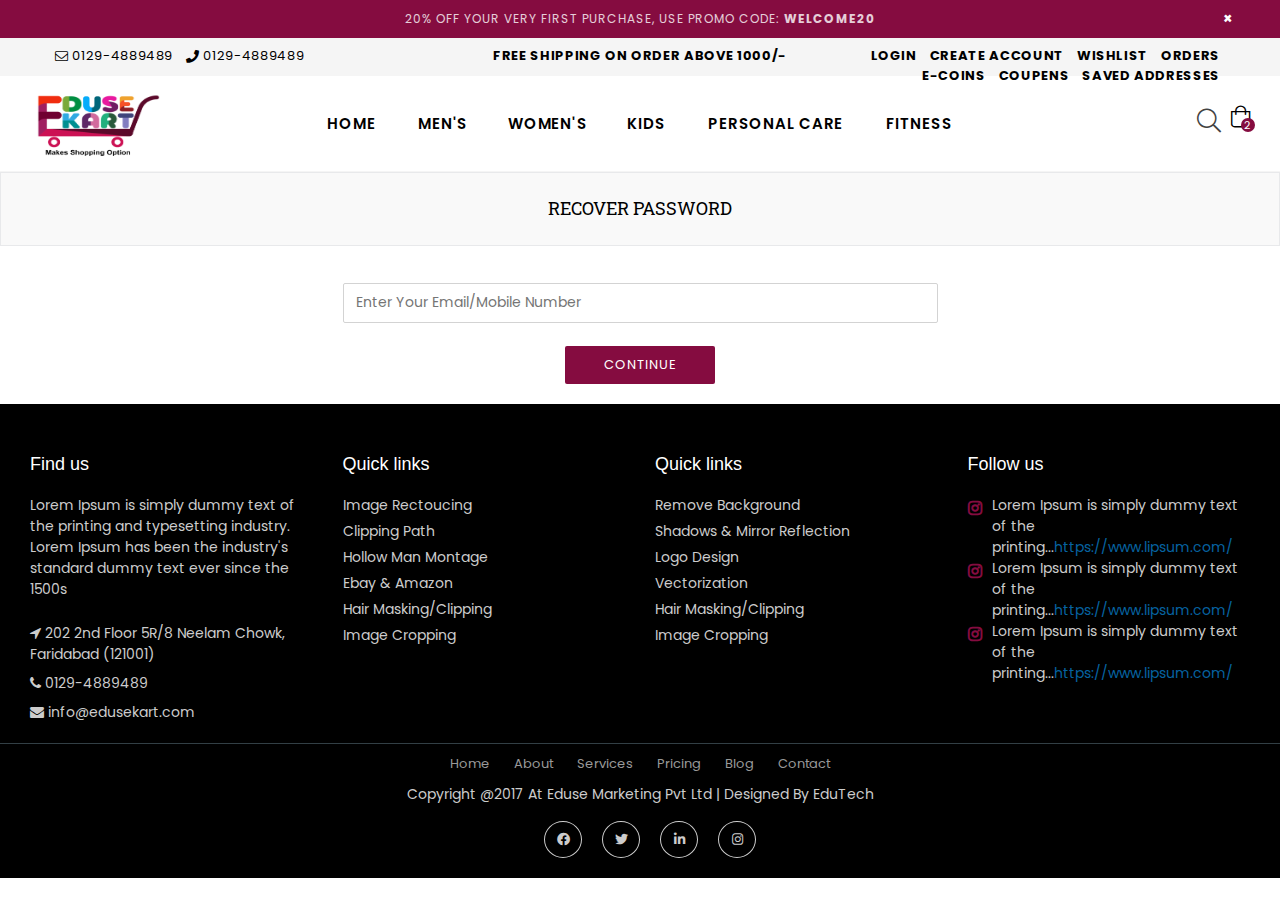
<file: forgot.html>
<!DOCTYPE html> 
<html class="no-js" lang="en">

<!-- belle/home2-default.html   11 Nov 2019 12:22:28 GMT -->
<head>
<meta http-equiv="Content-Type" content="text/html; charset=utf-8" />
<meta http-equiv="x-ua-compatible" content="ie=edge">
<title>EduseKart</title>
<meta name="description" content="description">
<meta name="viewport" content="width=device-width, initial-scale=1">
<!-- Favicon -->
<link rel="shortcut icon" href="assets/images/favicon.png" />
<!-- Plugins CSS -->
<link rel="stylesheet" href="assets/css/plugins.css">
<!-- Bootstap CSS -->
<link rel="stylesheet" href="assets/css/bootstrap.min.css">
<!-- Main Style CSS -->
<link rel="stylesheet" href="assets/css/style.css">
<link rel="stylesheet" href="assets/css/responsive.css">
<!-- Footer Style CSS -->
<link rel="stylesheet" href="https://use.fontawesome.com/releases/v5.2.0/css/all.css">
<link rel="stylesheet" href="https://cdnjs.cloudflare.com/ajax/libs/font-awesome/4.7.0/css/font-awesome.min.css">

</head>
<body class="template-index home2-default">
<div id="pre-loader">
    <img src="assets/images/loader.gif" alt="Loading..." />
</div>
<div class="pageWrapper">
    <!--Promotion Bar-->
    <div class="notification-bar mobilehide">
        <a href="#" class="notification-bar__message">20% off your very first purchase, use promo code: <b>WELCOME20</b></a>
        <span class="close-announcement">×</span>
    </div>
    <!--End Promotion Bar-->
    <!--Search Form Drawer-->
    <div class="search">
        <div class="search__form">
            <form class="search-bar__form" action="#">
                <button class="go-btn search__button" type="submit"><i class="icon anm anm-search-l"></i></button>
                <input class="search__input" type="search" name="q" value="" placeholder="Search entire store..." aria-label="Search" autocomplete="off">
            </form>
            <button type="button" class="search-trigger close-btn"><i class="anm anm-times-l"></i></button>
        </div>
    </div>
    <!--End Search Form Drawer-->
    <!--Top Header-->
    <div class="top-header">
        <div class="container-fluid">
            <div class="row">
                <div class="col-10 col-sm-8 col-md-5 col-lg-4">
                    <p class="phone-no"><i class="anm anm-envelope-l"></i> 0129-4889489</p>
                    <p class="phone-no" style="margin-left: 10px;"><i class="anm anm-phone-s"></i> 0129-4889489</p>
                </div>
                <div class="col-sm-4 col-md-4 col-lg-4 d-none d-lg-none d-md-block d-lg-block">
                    <div class="text-center"><p class="top-header_middle-text">Free Shipping On order Above 1000/-</p></div>
                </div>
                <div class="col-2 col-sm-4 col-md-3 col-lg-4 text-right">
                    <span class="user-menu d-block d-lg-none"><i class="anm anm-user-al" aria-hidden="true"></i></span>
                    <ul class="customer-links list-inline">
                        <li><a href="#" data-toggle="modal" data-target="#myModal">Login</a></li>
                        <li><a href="register.html">Create Account</a></li>
                        <li><a href="wishlist.html">Wishlist</a></li>
                        <li><a href="#">Orders</a></li>
                        <li><a href="#">E-Coins</a></li>
                        <li><a href="#">Coupens</a></li>
                        <li><a href="#">Saved Addresses</a></li>
                    </ul>
                </div>
            </div>
        </div>
    </div>
    <!--End Top Header-->
    <!--Header-->
    <div class="header-wrap animated d-flex border-bottom">
        <div class="container">        
            <div class="row align-items-center">
                <!--Desktop Logo-->
                <div class="logo col-md-2 col-lg-2 d-none d-lg-block">
                    <a href="index.html">
                        <img src="assets/images/logo.png" height="65" width="130"  alt="Belle Multipurpose Html Template" title="Belle Multipurpose Html Template" />
                    </a>
                </div>
                <!--End Desktop Logo-->
                <div class="col-2 col-sm-3 col-md-3 col-lg-8">
                    <div class="d-block d-lg-none">
                        <button type="button" class="btn--link site-header__menu js-mobile-nav-toggle mobile-nav--open">
                            <i class="icon anm anm-times-l"></i>
                            <i class="anm anm-bars-r"></i>
                        </button>
                    </div>
                    <!--Desktop Menu-->
                    <nav class="grid__item" id="AccessibleNav"><!-- for mobile -->
                        <ul id="siteNav" class="site-nav medium center hidearrow">
                            <li class="lvl1"><a href="#">Home </a></li>
                            <li class="lvl1 parent dropdown"><a href="#">Men's<i class="anm anm-angle-down-l"></i></a>
                          <ul class="dropdown">
                            <li><a href="blog-left-sidebar.html" class="site-nav">Left Sidebar</a></li>
                            <li><a href="blog-right-sidebar.html" class="site-nav">Right Sidebar</a></li>
                            <li><a href="blog-fullwidth.html" class="site-nav">Fullwidth</a></li>
                            <li><a href="blog-grid-view.html" class="site-nav">Gridview</a></li>
                            <li><a href="blog-article.html" class="site-nav">Article</a></li>
                          </ul>
                        </li><li class="lvl1 parent dropdown"><a href="#">Women's<i class="anm anm-angle-down-l"></i></a>
                          <ul class="dropdown">
                            <li><a href="blog-left-sidebar.html" class="site-nav">Left Sidebar</a></li>
                            <li><a href="blog-right-sidebar.html" class="site-nav">Right Sidebar</a></li>
                            <li><a href="blog-fullwidth.html" class="site-nav">Fullwidth</a></li>
                            <li><a href="blog-grid-view.html" class="site-nav">Gridview</a></li>
                            <li><a href="blog-article.html" class="site-nav">Article</a></li>
                          </ul>
                        </li><li class="lvl1 parent dropdown"><a href="#">Kids<i class="anm anm-angle-down-l"></i></a>
                          <ul class="dropdown">
                            <li><a href="blog-left-sidebar.html" class="site-nav">Left Sidebar</a></li>
                            <li><a href="blog-right-sidebar.html" class="site-nav">Right Sidebar</a></li>
                            <li><a href="blog-fullwidth.html" class="site-nav">Fullwidth</a></li>
                            <li><a href="blog-grid-view.html" class="site-nav">Gridview</a></li>
                            <li><a href="blog-article.html" class="site-nav">Article</a></li>
                          </ul>
                        </li>
                        <li class="lvl1 parent dropdown"><a href="#">Personal Care<i class="anm anm-angle-down-l"></i></a>
                          <ul class="dropdown">
                            <li><a href="blog-left-sidebar.html" class="site-nav">Left Sidebar</a></li>
                            <li><a href="blog-right-sidebar.html" class="site-nav">Right Sidebar</a></li>
                            <li><a href="blog-fullwidth.html" class="site-nav">Fullwidth</a></li>
                            <li><a href="blog-grid-view.html" class="site-nav">Gridview</a></li>
                            <li><a href="blog-article.html" class="site-nav">Article</a></li>
                          </ul>
                        </li>
                        <li class="lvl1 parent dropdown"><a href="#">Fitness<i class="anm anm-angle-down-l"></i></a>
                          <ul class="dropdown">
                            <li><a href="blog-left-sidebar.html" class="site-nav">Left Sidebar</a></li>
                            <li><a href="blog-right-sidebar.html" class="site-nav">Right Sidebar</a></li>
                            <li><a href="blog-fullwidth.html" class="site-nav">Fullwidth</a></li>
                            <li><a href="blog-grid-view.html" class="site-nav">Gridview</a></li>
                            <li><a href="blog-article.html" class="site-nav">Article</a></li>
                          </ul>
                        </li>
                      </ul>
                    </nav>
                    <!--End Desktop Menu-->
                </div>
                <!--Mobile Logo-->
                <div class="col-6 col-sm-6 col-md-6 col-lg-2 d-block d-lg-none mobile-logo">
                    <div class="logo">
                        <a href="index.html">
                            <img src="assets/images/logo.png" height="65" width="130" alt="Belle Multipurpose Html Template" title="Belle Multipurpose Html Template" />
                        </a>
                    </div>
                </div>
                <!--Mobile Logo-->
                <div class="col-4 col-sm-3 col-md-3 col-lg-2">
                    <div class="site-cart">
                        <a href="#" class="site-header__cart" title="Cart">
                            <i class="icon anm anm-bag-l"></i>
                            <span id="CartCount" class="site-header__cart-count" data-cart-render="item_count">2</span>
                        </a>
                        <!--Minicart Popup-->
                        <div id="header-cart" class="block block-cart">
                            <ul class="mini-products-list">
                                <li class="item">
                                    <a class="product-image" href="#">
                                        <img src="assets/images/product-images/cape-dress-1.jpg" alt="3/4 Sleeve Kimono Dress" title="" />
                                    </a>
                                    <div class="product-details">
                                        <a href="#" class="remove"><i class="anm anm-times-l" aria-hidden="true"></i></a>
                                        <a href="#" class="edit-i remove"><i class="anm anm-edit" aria-hidden="true"></i></a>
                                        <a class="pName" href="cart.html">Sleeve Kimono Dress</a>
                                        <div class="variant-cart">Black / XL</div>
                                        <div class="wrapQtyBtn">
                                            <div class="qtyField">
                                                <span class="label">Qty:</span>
                                                <a class="qtyBtn minus" href="javascript:void(0);"><i class="fa anm anm-minus-r" aria-hidden="true"></i></a>
                                                <input type="text" id="Quantity" name="quantity" value="1" class="product-form__input qty">
                                                <a class="qtyBtn plus" href="javascript:void(0);"><i class="fa anm anm-plus-r" aria-hidden="true"></i></a>
                                            </div>
                                        </div>
                                        <div class="priceRow">
                                            <div class="product-price">
                                                <span class="money">₹59.00</span>
                                            </div>
                                         </div>
                                    </div>
                                </li>
                                <li class="item">
                                    <a class="product-image" href="#">
                                        <img src="assets/images/product-images/cape-dress-2.jpg" alt="Elastic Waist Dress - Black / Small" title="" />
                                    </a>
                                    <div class="product-details">
                                        <a href="#" class="remove"><i class="anm anm-times-l" aria-hidden="true"></i></a>
                                        <a href="#" class="edit-i remove"><i class="anm anm-edit" aria-hidden="true"></i></a>
                                        <a class="pName" href="cart.html">Elastic Waist Dress</a>
                                        <div class="variant-cart">Gray / XXL</div>
                                        <div class="wrapQtyBtn">
                                            <div class="qtyField">
                                                <span class="label">Qty:</span>
                                                <a class="qtyBtn minus" href="javascript:void(0);"><i class="fa anm anm-minus-r" aria-hidden="true"></i></a>
                                                <input type="text" id="Quantity" name="quantity" value="1" class="product-form__input qty">
                                                <a class="qtyBtn plus" href="javascript:void(0);"><i class="fa anm anm-plus-r" aria-hidden="true"></i></a>
                                            </div>
                                        </div>
                                        <div class="priceRow">
                                            <div class="product-price">
                                                <span class="money">₹99.00</span>
                                            </div>
                                        </div>
                                    </div>
                                </li>
                            </ul>
                            <div class="total">
                                <div class="total-in">
                                    <span class="label">Cart Subtotal:</span><span class="product-price"><span class="money">₹748.00</span></span>
                                </div>
                                 <div class="buttonSet text-center">
                                    <a href="cart.html" class="btn btn-secondary btn--small">View Cart</a>
                                    <a href="checkout.html" class="btn btn-secondary btn--small">Checkout</a>
                                </div>
                            </div>
                        </div>
                        <!--End Minicart Popup-->
                    </div>
                    <div class="site-header__search">
                        <button type="button" class="search-trigger"><i class="icon anm anm-search-l"></i></button>
                    </div>
                </div>
            </div>
        </div>
    </div>
    <!--End Header-->
    
    <!--Mobile Menu-->
    <div class="mobile-nav-wrapper" role="navigation">
        <div class="closemobileMenu"><i class="icon anm anm-times-l pull-right"></i> Close Menu</div>
        <ul id="MobileNav" class="mobile-nav">
            <li class="lvl1 parent megamenu"><a href="index.html">Home <i class="anm anm-plus-l"></i></a>
          <ul>
            <li><a href="#" class="site-nav">Home Group 1<i class="anm anm-plus-l"></i></a>
              <ul>
                <li><a href="index.html" class="site-nav">Home 1 - Classic</a></li>
                <li><a href="home2-default.html" class="site-nav">Home 2 - Default</a></li>
                <li><a href="home15-funiture.html" class="site-nav">Home 15 - Furniture </a></li>
                <li><a href="home3-boxed.html" class="site-nav">Home 3 - Boxed</a></li>
                <li><a href="home4-fullwidth.html" class="site-nav">Home 4 - Fullwidth</a></li>
                <li><a href="home5-cosmetic.html" class="site-nav">Home 5 - Cosmetic</a></li>
                <li><a href="home6-modern.html" class="site-nav">Home 6 - Modern</a></li>
                <li><a href="home7-shoes.html" class="site-nav last">Home 7 - Shoes</a></li>
              </ul>
            </li>
            <li><a href="#" class="site-nav">Home Group 2<i class="anm anm-plus-l"></i></a>
              <ul>
                <li><a href="home8-jewellery.html" class="site-nav">Home 8 - Jewellery</a></li>
                <li><a href="home9-parallax.html" class="site-nav">Home 9 - Parallax</a></li>
                <li><a href="home10-minimal.html" class="site-nav">Home 10 - Minimal</a></li>
                <li><a href="home11-grid.html" class="site-nav">Home 11 - Grid</a></li>
                <li><a href="home12-category.html" class="site-nav">Home 12 - Category</a></li>
                <li><a href="home13-auto-parts.html" class="site-nav">Home 13 - Auto Parts</a></li>
                <li><a href="home14-bags.html" class="site-nav last">Home 14 - Bags</a></li>
              </ul>
            </li>
            <li><a href="#" class="site-nav">New Sections<i class="anm anm-plus-l"></i></a>
              <ul>
                <li><a href="home11-grid.html" class="site-nav">Image Gallery</a></li>
                <li><a href="home5-cosmetic.html" class="site-nav">Featured Product</a></li>
                <li><a href="home7-shoes.html" class="site-nav">Columns with Items</a></li>
                <li><a href="home6-modern.html" class="site-nav">Text columns with images</a></li>
                <li><a href="home2-default.html" class="site-nav">Products Carousel</a></li>
                <li><a href="home9-parallax.html" class="site-nav last">Parallax Banner</a></li>
              </ul>
            </li>
            <li><a href="#" class="site-nav">New Features<i class="anm anm-plus-l"></i></a>
              <ul>
                <li><a href="home13-auto-parts.html" class="site-nav">Top Information Bar </a></li>
                <li><a href="#" class="site-nav">Age Varification </a></li>
                <li><a href="#" class="site-nav">Footer Blocks</a></li>
                <li><a href="#" class="site-nav">2 New Megamenu style</a></li>
                <li><a href="#" class="site-nav">Show Total Savings </a></li>
                <li><a href="#" class="site-nav">New Custom Icons</a></li>
                <li><a href="#" class="site-nav last">Auto Currency</a></li>
              </ul>
            </li>
          </ul>
        </li>
            <li class="lvl1 parent megamenu"><a href="#">Shop <i class="anm anm-plus-l"></i></a>
          <ul>
            <li><a href="#" class="site-nav">Shop Pages<i class="anm anm-plus-l"></i></a>
              <ul>
                <li><a href="shop-left-sidebar.html" class="site-nav">Left Sidebar</a></li>
                <li><a href="shop-right-sidebar.html" class="site-nav">Right Sidebar</a></li>
                <li><a href="shop-fullwidth.html" class="site-nav">Fullwidth</a></li>
                <li><a href="shop-grid-3.html" class="site-nav">3 items per row</a></li>
                <li><a href="shop-grid-4.html" class="site-nav">4 items per row</a></li>
                <li><a href="shop-grid-5.html" class="site-nav">5 items per row</a></li>
                <li><a href="shop-grid-6.html" class="site-nav">6 items per row</a></li>
                <li><a href="shop-grid-7.html" class="site-nav">7 items per row</a></li>
                <li><a href="shop-listview.html" class="site-nav last">Product Listview</a></li>
              </ul>
            </li>
            <li><a href="#" class="site-nav">Shop Features<i class="anm anm-plus-l"></i></a>
              <ul>
                <li><a href="shop-left-sidebar.html" class="site-nav">Product Countdown </a></li>
                <li><a href="shop-right-sidebar.html" class="site-nav">Infinite Scrolling</a></li>
                <li><a href="shop-grid-3.html" class="site-nav">Pagination - Classic</a></li>
                <li><a href="shop-grid-6.html" class="site-nav">Pagination - Load More</a></li>
                <li><a href="product-labels.html" class="site-nav">Dynamic Product Labels</a></li>
                <li><a href="product-swatches-style.html" class="site-nav">Product Swatches </a></li>
                <li><a href="product-hover-info.html" class="site-nav">Product Hover Info</a></li>
                <li><a href="shop-grid-3.html" class="site-nav">Product Reviews</a></li>
                <li><a href="shop-left-sidebar.html" class="site-nav last">Discount Label </a></li>
              </ul>
            </li>
          </ul>
        </li>
            <li class="lvl1 parent megamenu"><a href="product-layout-1.html">Product <i class="anm anm-plus-l"></i></a>
          <ul>
            <li><a href="product-layout-1.html" class="site-nav">Product Page<i class="anm anm-plus-l"></i></a>
              <ul>
                <li><a href="product-layout-1.html" class="site-nav">Product Layout 1</a></li>
                <li><a href="product-layout-2.html" class="site-nav">Product Layout 2</a></li>
                <li><a href="product-layout-3.html" class="site-nav">Product Layout 3</a></li>
                <li><a href="product-with-left-thumbs.html" class="site-nav">Product With Left Thumbs</a></li>
                <li><a href="product-with-right-thumbs.html" class="site-nav">Product With Right Thumbs</a></li>
                <li><a href="product-with-bottom-thumbs.html" class="site-nav last">Product With Bottom Thumbs</a></li>
              </ul>
            </li>
            <li><a href="short-description.html" class="site-nav">Product Features<i class="anm anm-plus-l"></i></a>
              <ul>
                <li><a href="short-description.html" class="site-nav">Short Description</a></li>
                <li><a href="product-countdown.html" class="site-nav">Product Countdown</a></li>
                <li><a href="product-video.html" class="site-nav">Product Video</a></li>
                <li><a href="product-quantity-message.html" class="site-nav">Product Quantity Message</a></li>
                <li><a href="product-visitor-sold-count.html" class="site-nav">Product Visitor/Sold Count </a></li>
                <li><a href="product-zoom-lightbox.html" class="site-nav last">Product Zoom/Lightbox </a></li>
              </ul>
            </li>
            <li><a href="#" class="site-nav">Product Features<i class="anm anm-plus-l"></i></a>
              <ul>
                <li><a href="product-with-variant-image.html" class="site-nav">Product with Variant Image</a></li>
                <li><a href="product-with-color-swatch.html" class="site-nav">Product with Color Swatch</a></li>
                <li><a href="product-with-image-swatch.html" class="site-nav">Product with Image Swatch</a></li>
                <li><a href="product-with-dropdown.html" class="site-nav">Product with Dropdown</a></li>
                <li><a href="product-with-rounded-square.html" class="site-nav">Product with Rounded Square</a></li>
                <li><a href="swatches-style.html" class="site-nav last">Product Swatches All Style</a></li>
              </ul>
            </li>
            <li><a href="#" class="site-nav">Product Features<i class="anm anm-plus-l"></i></a>
              <ul>
                <li><a href="product-accordion.html" class="site-nav">Product Accordion</a></li>
                <li><a href="product-pre-orders.html" class="site-nav">Product Pre-orders </a></li>
                <li><a href="product-labels-detail.html" class="site-nav">Product Labels</a></li>
                <li><a href="product-discount.html" class="site-nav">Product Discount In %</a></li>
                <li><a href="product-shipping-message.html" class="site-nav">Product Shipping Message</a></li>
                <li><a href="product-shipping-message.html" class="site-nav last">Size Guide </a></li>
              </ul>
            </li>
          </ul>
        </li>
            <li class="lvl1 parent megamenu"><a href="about-us.html">Pages <i class="anm anm-plus-l"></i></a>
          <ul>
            <li><a href="cart-variant1.html" class="site-nav">Cart Page <i class="anm anm-plus-l"></i></a>
                <ul class="dropdown">
                    <li><a href="cart-variant1.html" class="site-nav">Cart Variant1</a></li>
                    <li><a href="cart-variant2.html" class="site-nav">Cart Variant2</a></li>
                 </ul>
            </li>
            <li><a href="compare-variant1.html" class="site-nav">Compare Product <i class="anm anm-plus-l"></i></a>
                <ul class="dropdown">
                    <li><a href="compare-variant1.html" class="site-nav">Compare Variant1</a></li>
                    <li><a href="compare-variant2.html" class="site-nav">Compare Variant2</a></li>
                 </ul>
            </li>
            <li><a href="checkout.html" class="site-nav">Checkout</a></li>
            <li><a href="about-us.html" class="site-nav">About Us<span class="lbl nm_label1">New</span></a></li>
            <li><a href="contact-us.html" class="site-nav">Contact Us</a></li>
            <li><a href="faqs.html" class="site-nav">FAQs</a></li>
            <li><a href="lookbook1.html" class="site-nav">Lookbook<i class="anm anm-plus-l"></i></a>
              <ul>
                <li><a href="lookbook1.html" class="site-nav">Style 1</a></li>
                <li><a href="lookbook2.html" class="site-nav last">Style 2</a></li>
              </ul>
            </li>
            <li><a href="404.html" class="site-nav">404</a></li>
            <li><a href="coming-soon.html" class="site-nav">Coming soon<span class="lbl nm_label1">New</span></a></li>
          </ul>
        </li>
            <li class="lvl1 parent megamenu"><a href="blog-left-sidebar.html">Account<i class="anm anm-plus-l"></i></a>
          <ul>
            <li><a href="blog-left-sidebar.html" class="site-nav">Orders</a></li>
            <li><a href="blog-right-sidebar.html" class="site-nav">Wishlist</a></li>
            <li><a href="blog-fullwidth.html" class="site-nav">Gift Cards</a></li>
            <li><a href="blog-grid-view.html" class="site-nav">E-Coins</a></li>
            <li><a href="blog-article.html" class="site-nav">Coupens</a></li>
            <li><a href="blog-article.html" class="site-nav">Saved Addresses</a></li>
          </ul>
        </li>
            <li class="lvl1"><a href="#"><b>Login</b></a>
            <li class="lvl1"><a href="#"><b>Register</b></a>
        </li>
      </ul>
    </div>
    <!--End Mobile Menu-->
<!--------------------------End Header------------------------------------->
<!--------------------------End Header------------------------------------->
<!--------------------------End Header------------------------------------->    <!--Body Content-->
    <div id="page-content">
        <!--Page Title-->
        <div class="page section-header text-center">
            <div class="page-title">
                <div class="wrapper"><h1 class="page-width">Recover Password</h1></div>
            </div>
        </div>
        <!--End Page Title-->
        
        <div class="container">
            <div class="row">
                <div class="col-12 col-sm-12 col-md-6 col-lg-6 main-col offset-md-3">
                       <form method="post" action="#" id="CustomerLoginForm" accept-charset="UTF-8" class="contact-form">   
                          <div class="row">
                            <div class="col-12 col-sm-12 col-md-12 col-lg-12">
                                <div class="form-group">
                                    <input type="text" value="" name="customer[number]" placeholder="Enter Your Email/Mobile Number" class="">                         
                                </div>
                            </div>
                          </div>
                          <div class="row">
                            <div class="text-center col-12 col-sm-12 col-md-12 col-lg-12">
                                <input type="submit" class="btn btn-blue text-center" value="Continue">
                            </div>
                         </div>
                     </form>
                    </div>
                </div>
            </div>
        </div>
        
    </div>
    <!--End Body Content-->
    
<!----------------------------Footer------------------------>
<!----------------------------Footer------------------------>
<!----------------------------Footer------------------------>
<footer class="footer">
<div class="container bottom_border">
<div class="row">
<div class=" col-sm-4 col-md col-sm-4  col-12 col">
<h5 class="headin5_amrc col_white_amrc pt2">Find us</h5>
<!--headin5_amrc-->
<p class="mb10">Lorem Ipsum is simply dummy text of the printing and typesetting industry. Lorem Ipsum has been the industry's standard dummy text ever since the 1500s</p>
<p><i class="fa fa-location-arrow"></i>  202 2nd Floor 5R/8 Neelam Chowk, Faridabad (121001)</p>
<p><i class="fa fa-phone"></i>  0129-4889489</p>
<p><i class="fa fa fa-envelope"></i> info@edusekart.com  </p>


</div>


<div class=" col-sm-4 col-md  col-6 col">
<h5 class="headin5_amrc col_white_amrc pt2">Quick links</h5>
<!--headin5_amrc-->
<ul class="footer_ul_amrc">
<li><a href="http://webenlance.com">Image Rectoucing</a></li>
<li><a href="http://webenlance.com">Clipping Path</a></li>
<li><a href="http://webenlance.com">Hollow Man Montage</a></li>
<li><a href="http://webenlance.com">Ebay & Amazon</a></li>
<li><a href="http://webenlance.com">Hair Masking/Clipping</a></li>
<li><a href="http://webenlance.com">Image Cropping</a></li>
</ul>
<!--footer_ul_amrc ends here-->
</div>


<div class=" col-sm-4 col-md  col-6 col">
<h5 class="headin5_amrc col_white_amrc pt2">Quick links</h5>
<!--headin5_amrc-->
<ul class="footer_ul_amrc">
<li><a href="http://webenlance.com">Remove Background</a></li>
<li><a href="http://webenlance.com">Shadows & Mirror Reflection</a></li>
<li><a href="http://webenlance.com">Logo Design</a></li>
<li><a href="http://webenlance.com">Vectorization</a></li>
<li><a href="http://webenlance.com">Hair Masking/Clipping</a></li>
<li><a href="http://webenlance.com">Image Cropping</a></li>
</ul>
<!--footer_ul_amrc ends here-->
</div>


<div class=" col-sm-4 col-md  col-12 col">
<h5 class="headin5_amrc col_white_amrc pt2">Follow us</h5>
<!--headin5_amrc ends here-->

<ul class="footer_ul2_amrc">
<li><a href="#"><i class="fab fa-instagram fleft padding-right"></i> </a><p>Lorem Ipsum is simply dummy text of the printing...<a href="#">https://www.lipsum.com/</a></p></li>
<li><a href="#"><i class="fab fa-instagram fleft padding-right"></i> </a><p>Lorem Ipsum is simply dummy text of the printing...<a href="#">https://www.lipsum.com/</a></p></li>
<li><a href="#"><i class="fab fa-instagram fleft padding-right"></i> </a><p>Lorem Ipsum is simply dummy text of the printing...<a href="#">https://www.lipsum.com/</a></p></li>
</ul>
<!--footer_ul2_amrc ends here-->
</div>
</div>
</div>


<div class="container">
<ul class="foote_bottom_ul_amrc">
<li><a href="http://webenlance.com">Home</a></li>
<li><a href="http://webenlance.com">About</a></li>
<li><a href="http://webenlance.com">Services</a></li>
<li><a href="http://webenlance.com">Pricing</a></li>
<li><a href="http://webenlance.com">Blog</a></li>
<li><a href="http://webenlance.com">Contact</a></li>
</ul>
<!--foote_bottom_ul_amrc ends here-->
<p class="text-center">Copyright @2017 At Eduse Marketing Pvt Ltd | Designed By <a href="#">EduTech</a></p>

<ul class="social_footer_ul">
<li><a href="http://webenlance.com"><i class="fab fa-facebook-f"></i></a></li>
<li><a href="http://webenlance.com"><i class="fab fa-twitter"></i></a></li>
<li><a href="http://webenlance.com"><i class="fab fa-linkedin"></i></a></li>
<li><a href="http://webenlance.com"><i class="fab fa-instagram"></i></a></li>
</ul>
<!--social_footer_ul ends here-->
</div>

</footer>
    <!--End Footer-->
    <!--Scoll Top-->
    <span id="site-scroll"><i class="icon anm anm-angle-up-r"></i></span>
    <!--End Scoll Top-->
    
    <!--Quick View popup-->
    <div class="modal fade quick-view-popup" id="content_quickview">
        <div class="modal-dialog">
            <div class="modal-content">
                <div class="modal-body">
                    <div id="ProductSection-product-template" class="product-template__container prstyle1">
                <div class="product-single">
                <!-- Start model close -->
                <a href="javascript:void()" data-dismiss="modal" class="model-close-btn pull-right" title="close"><span class="icon icon anm anm-times-l"></span></a>
                <!-- End model close -->
                <div class="row">
                    <div class="col-lg-6 col-md-6 col-sm-12 col-12">
                        <div class="product-details-img">
                            <div class="pl-20">
                                <img src="assets/images/product-detail-page/camelia-reversible-big1.jpg" alt="" />
                            </div>
                        </div>
                    </div>
                    <div class="col-lg-6 col-md-6 col-sm-12 col-12">
                            <div class="product-single__meta">
                                <h2 class="product-single__title">Product Quick View Popup</h2>
                                <div class="prInfoRow">
                                    <div class="product-stock"> <span class="instock ">In Stock</span> <span class="outstock hide">Unavailable</span> </div>
                                    <div class="product-sku">SKU: <span class="variant-sku">19115-rdxs</span></div>
                                </div>
                                <p class="product-single__price product-single__price-product-template">
                                    <span class="visually-hidden">Regular price</span>
                                    <s id="ComparePrice-product-template"><span class="money">₹600.00</span></s>
                                    <span class="product-price__price product-price__price-product-template product-price__sale product-price__sale--single">
                                        <span id="ProductPrice-product-template"><span class="money">₹500.00</span></span>
                                    </span>
                                </p>
                                <div class="product-single__description rte">
                                    Belle Multipurpose Bootstrap 4 Html Template that will give you and your customers a smooth shopping experience which can be used for various kinds of stores such as fashion,...
                                </div>
                                
                            <form method="post" action="http://annimexweb.com/cart/add" id="product_form_10508262282" accept-charset="UTF-8" class="product-form product-form-product-template hidedropdown" enctype="multipart/form-data">
                                <div class="swatch clearfix swatch-0 option1" data-option-index="0">
                                    <div class="product-form__item">
                                      <label class="header">Color: <span class="slVariant">Red</span></label>
                                      <div data-value="Red" class="swatch-element color red available">
                                        <input class="swatchInput" id="swatch-0-red" type="radio" name="option-0" value="Red">
                                        <label class="swatchLbl color medium rectangle" for="swatch-0-red" style="background-image:url(assets/images/product-detail-page/variant1-1.jpg);" title="Red"></label>
                                      </div>
                                      <div data-value="Blue" class="swatch-element color blue available">
                                        <input class="swatchInput" id="swatch-0-blue" type="radio" name="option-0" value="Blue">
                                        <label class="swatchLbl color medium rectangle" for="swatch-0-blue" style="background-image:url(assets/images/product-detail-page/variant1-2.jpg);" title="Blue"></label>
                                      </div>
                                      <div data-value="Green" class="swatch-element color green available">
                                        <input class="swatchInput" id="swatch-0-green" type="radio" name="option-0" value="Green">
                                        <label class="swatchLbl color medium rectangle" for="swatch-0-green" style="background-image:url(assets/images/product-detail-page/variant1-3.jpg);" title="Green"></label>
                                      </div>
                                      <div data-value="Gray" class="swatch-element color gray available">
                                        <input class="swatchInput" id="swatch-0-gray" type="radio" name="option-0" value="Gray">
                                        <label class="swatchLbl color medium rectangle" for="swatch-0-gray" style="background-image:url(assets/images/product-detail-page/variant1-4.jpg);" title="Gray"></label>
                                      </div>
                                    </div>
                                </div>
                                <div class="swatch clearfix swatch-1 option2" data-option-index="1">
                                    <div class="product-form__item">
                                      <label class="header">Size: <span class="slVariant">XS</span></label>
                                      <div data-value="XS" class="swatch-element xs available">
                                        <input class="swatchInput" id="swatch-1-xs" type="radio" name="option-1" value="XS">
                                        <label class="swatchLbl medium rectangle" for="swatch-1-xs" title="XS">XS</label>
                                      </div>
                                      <div data-value="S" class="swatch-element s available">
                                        <input class="swatchInput" id="swatch-1-s" type="radio" name="option-1" value="S">
                                        <label class="swatchLbl medium rectangle" for="swatch-1-s" title="S">S</label>
                                      </div>
                                      <div data-value="M" class="swatch-element m available">
                                        <input class="swatchInput" id="swatch-1-m" type="radio" name="option-1" value="M">
                                        <label class="swatchLbl medium rectangle" for="swatch-1-m" title="M">M</label>
                                      </div>
                                      <div data-value="L" class="swatch-element l available">
                                        <input class="swatchInput" id="swatch-1-l" type="radio" name="option-1" value="L">
                                        <label class="swatchLbl medium rectangle" for="swatch-1-l" title="L">L</label>
                                      </div>
                                    </div>
                                </div>
                                <!-- Product Action -->
                                <div class="product-action clearfix">
                                    <div class="product-form__item--quantity">
                                        <div class="wrapQtyBtn">
                                            <div class="qtyField">
                                                <a class="qtyBtn minus" href="javascript:void(0);"><i class="fa anm anm-minus-r" aria-hidden="true"></i></a>
                                                <input type="text" id="Quantity" name="quantity" value="1" class="product-form__input qty">
                                                <a class="qtyBtn plus" href="javascript:void(0);"><i class="fa anm anm-plus-r" aria-hidden="true"></i></a>
                                            </div>
                                        </div>
                                    </div>                                
                                    <div class="product-form__item--submit">
                                        <button type="button" name="add" class="btn product-form__cart-submit">
                                            <span>Add to cart</span>
                                        </button>
                                    </div>
                                </div>
                                <!-- End Product Action -->
                            </form>
                            <div class="display-table shareRow">
                                <div class="display-table-cell">
                                    <div class="wishlist-btn">
                                        <a class="wishlist add-to-wishlist" href="#" title="Add to Wishlist"><i class="icon anm anm-heart-l" aria-hidden="true"></i> <span>Add to Wishlist</span></a>
                                    </div>
                                </div>
                            </div>
                        </div>
                </div>
            </div>
                <!--End-product-single-->
                </div>
            </div>
                </div>
            </div>
        </div>
    </div>
    <!--End Quick View popup-->
    <!-- Login Modal -->
<div id="myModal" class="modal fade" role="dialog">
<div class="modal-dialog">
<!-- Modal content-->
<div class="modal-content">
<div class="modal-header">
<button type="button" class="close" data-dismiss="modal">&times;</button>
</div>
<div class="modal-body">
    <h3 style="text-align: center; color: #850c40;">Sign In</h3>
        <div class="row d-flex">
            <div class="col-lg-12">
                <div class="card2 card border-0 px-4 py-5">
                    <div class="row mb-4 px-3" style="margin: auto;">
                        <h6 class="mb-0 mr-4 mt-2">Sign in with</h6>
                        <div class="facebook text-center mr-3"><div class="fa fa-facebook"></div></div>
                        <div class="google text-center mr-3"><div class="fa fa-google"></div></div>
                        <div class="instagram text-center mr-3"><div class="fa fa-instagram"></div></div>
                    </div>
                    <div class="row px-3 mb-4">
                        <div class="line"></div>
                        <small class="or text-center">Or</small>
                        <div class="line"></div>
                    </div>
                    <div class="row px-3">
                        <label class="mb-1"><h6 class="mb-0 text-sm">Email Address</h6></label>
                        <input class="mb-4" type="text" name="email" placeholder="Enter a valid email address">
                    </div>
                    <div class="row px-3">
                        <label class="mb-1"><h6 class="mb-0 text-sm">Password</h6></label>
                        <input type="password" name="password" placeholder="Enter password">
                    </div>
                    <div class="forgot">
                    <div class="row px-3 mb-4">
                        <div class="custom-control custom-checkbox custom-control-inline">
                            <input id="chk1" type="checkbox" name="chk" class="custom-control-input"> 
                            <label for="chk1" class="custom-control-label text-sm">Remember me</label>
                        </div>
                        <a href="#" class="ml-auto mb-0 text-sm">Forgot Password?</a>
                    </div>
                    <div class="row mb-3 px-3">
                        <button type="submit" class="btn btn-blue text-center">Login</button>
                    </div>
                    <div class="row mb-4 px-3">
                        <small class="font-weight-bold">Don't have an account? <a href="register.html">Register</a></small>
                    </div>
                    </div>
                </div>
            </div>
        </div>
    </div>
</div>
</div>
</div>
    
     <!-- Including Jquery -->
     <script src="assets/js/vendor/jquery-3.3.1.min.js"></script>
     <script src="assets/js/vendor/modernizr-3.6.0.min.js"></script>
     <script src="assets/js/vendor/jquery.cookie.js"></script>
     <script src="assets/js/vendor/wow.min.js"></script>
     <!-- Including Javascript -->
     <script src="assets/js/bootstrap.min.js"></script>
     <script src="assets/js/plugins.js"></script>
     <script src="assets/js/popper.min.js"></script>
     <script src="assets/js/lazysizes.js"></script>
     <script src="assets/js/main.js"></script>
     <!--Footer Scripts-->
     
     <!--For Newsletter Popup-->
     <script>
        jQuery(document).ready(function(){  
          jQuery('.closepopup').on('click', function () {
              jQuery('#popup-container').fadeOut();
              jQuery('#modalOverly').fadeOut();
          });
          
          var visits = jQuery.cookie('visits') || 0;
          visits++;
          jQuery.cookie('visits', visits, { expires: 1, path: '/' });
          console.debug(jQuery.cookie('visits')); 
          if ( jQuery.cookie('visits') > 1 ) {
            jQuery('#modalOverly').hide();
            jQuery('#popup-container').hide();
          } else {
              var pageHeight = jQuery(document).height();
              jQuery('<div id="modalOverly"></div>').insertBefore('body');
              jQuery('#modalOverly').css("height", pageHeight);
              jQuery('#popup-container').show();
          }
          if (jQuery.cookie('noShowWelcome')) { jQuery('#popup-container').hide(); jQuery('#active-popup').hide(); }
        }); 
        
        jQuery(document).mouseup(function(e){
          var container = jQuery('#popup-container');
          if( !container.is(e.target)&& container.has(e.target).length === 0)
          {
            container.fadeOut();
            jQuery('#modalOverly').fadeIn(200);
            jQuery('#modalOverly').hide();
          }
        });
        
        /*--------------------------------------
            Promotion / Notification Cookie Bar 
          -------------------------------------- */
          if(Cookies.get('promotion') != 'true') {   
             ₹(".notification-bar").show();         
          }
          ₹(".close-announcement").on('click',function() {
            ₹(".notification-bar").slideUp();  
            Cookies.set('promotion', 'true', { expires: 1});  
            return false;
          });
    </script>
    <!--End For Newsletter Popup-->
</div>
</body>

</html>
</file>
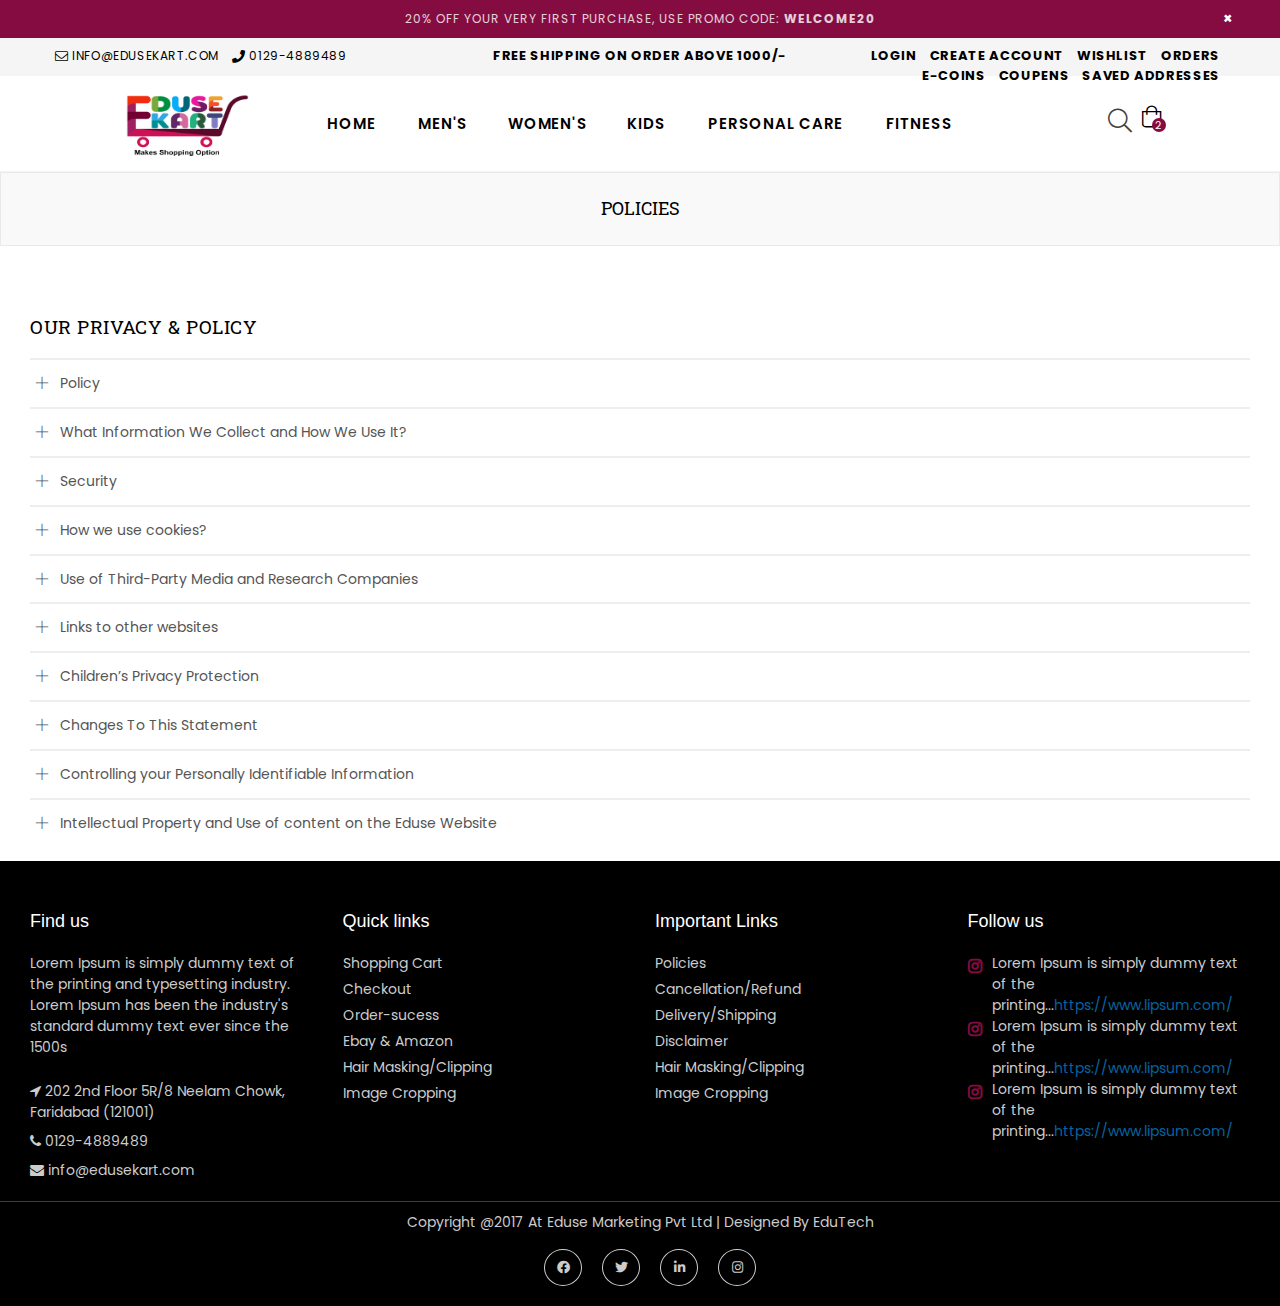
<file: policies.html>
<!DOCTYPE html> 
<html class="no-js" lang="en">

<head>
<meta http-equiv="Content-Type" content="text/html; charset=utf-8" />
<meta http-equiv="x-ua-compatible" content="ie=edge">
<title>EduseKart</title>
<meta name="description" content="description">
<meta name="viewport" content="width=device-width, initial-scale=1">
<!-- Favicon -->
<link rel="shortcut icon" href="assets/images/favicon.png" />
<!-- Plugins CSS -->
<link rel="stylesheet" href="assets/css/plugins.css">
<!-- Bootstap CSS -->
<link rel="stylesheet" href="assets/css/bootstrap.min.css">
<!-- Main Style CSS -->
<link rel="stylesheet" href="assets/css/style.css">
<link rel="stylesheet" href="assets/css/responsive.css">
<!-- Footer Style CSS -->
<link rel="stylesheet" href="https://use.fontawesome.com/releases/v5.2.0/css/all.css">
<link rel="stylesheet" href="https://cdnjs.cloudflare.com/ajax/libs/font-awesome/4.7.0/css/font-awesome.min.css">

</head>
<body class="template-index home2-default">
<div id="pre-loader">
    <img src="assets/images/loader.gif" alt="Loading..." />
</div>
<div class="pageWrapper">
    <!--Promotion Bar-->
    <div class="notification-bar mobilehide">
        <a href="#" class="notification-bar__message">20% off your very first purchase, use promo code: <b>WELCOME20</b></a>
        <span class="close-announcement">×</span>
    </div>
    <!--End Promotion Bar-->
    <!--Search Form Drawer-->
    <div class="search">
        <div class="search__form">
            <form class="search-bar__form" action="#">
                <button class="go-btn search__button" type="submit"><i class="icon anm anm-search-l"></i></button>
                <input class="search__input" type="search" name="q" value="" placeholder="Search entire store..." aria-label="Search" autocomplete="off">
            </form>
            <button type="button" class="search-trigger close-btn"><i class="anm anm-times-l"></i></button>
        </div>
    </div>
    <!--End Search Form Drawer-->
    <!--Top Header-->
    <div class="top-header">
        <div class="container-fluid">
            <div class="row">
                <div class="col-10 col-sm-8 col-md-5 col-lg-4">
                    <p class="phone-no"><i class="anm anm-envelope-l"></i><a href="mailto:+91-7888673594">  info@edusekart.com</a></p>
                    <p class="phone-no" style="margin-left: 10px;"><i class="anm anm-phone-s"></i><a href="tel:0129-4889489"> 0129-4889489</a></p>
                </div>
                <div class="col-sm-4 col-md-4 col-lg-4 d-none d-lg-none d-md-block d-lg-block">
                    <div class="text-center"><p class="top-header_middle-text">Free Shipping On order Above 1000/-</p></div>
                </div>
                <div class="col-2 col-sm-4 col-md-3 col-lg-4 text-right">
                    <span class="user-menu d-block d-lg-none"><i class="anm anm-user-al" aria-hidden="true"></i></span>
                    <ul class="customer-links list-inline">
                        <li><a href="#" data-toggle="modal" data-target="#myModal">Login</a></li>
                        <li><a href="register.html">Create Account</a></li>
                        <li><a href="wishlist.html">Wishlist</a></li>
                        <li><a href="#">Orders</a></li>
                        <li><a href="#">E-Coins</a></li>
                        <li><a href="#">Coupens</a></li>
                        <li><a href="#">Saved Addresses</a></li>
                    </ul>
                </div>
            </div>
        </div>
    </div>
    <!--End Top Header-->
    <!--Header-->
    <div class="header-wrap animated d-flex border-bottom">
        <div class="container-fluid" style="width:90%">        
            <div class="row align-items-center">
                <!--Desktop Logo-->
                <div class="logo col-md-2 col-lg-2 d-none d-lg-block">
                    <a href="index.html">
                        <img src="assets/images/logo.png" height="65" width="130"  alt="Belle Multipurpose Html Template" title="Belle Multipurpose Html Template" />
                    </a>
                </div>
                <!--End Desktop Logo-->
                <div class="col-3 col-sm-3 col-md-3 col-lg-8">
                    <div class="d-block d-lg-none">
                        <button type="button" class="btn--link site-header__menu js-mobile-nav-toggle mobile-nav--open">
                            <i class="icon anm anm-times-l"></i>
                            <i class="anm anm-bars-r"></i>
                        </button>
                    </div>
                    <!--Desktop Menu-->
                    <nav class="grid__item" id="AccessibleNav"><!-- for mobile -->
                        <ul id="siteNav" class="site-nav medium center hidearrow">
                            <li class="lvl1"><a href="#">Home </a></li>
                            <li class="lvl1 parent dropdown"><a href="#">Men's<i class="anm anm-angle-down-l"></i></a>
                          <ul class="dropdown">
                            <li><a href="blog-left-sidebar.html" class="site-nav">Left Sidebar</a></li>
                            <li><a href="blog-right-sidebar.html" class="site-nav">Right Sidebar</a></li>
                            <li><a href="blog-fullwidth.html" class="site-nav">Fullwidth</a></li>
                            <li><a href="blog-grid-view.html" class="site-nav">Gridview</a></li>
                            <li><a href="blog-article.html" class="site-nav">Article</a></li>
                          </ul>
                        </li><li class="lvl1 parent dropdown"><a href="#">Women's<i class="anm anm-angle-down-l"></i></a>
                          <ul class="dropdown">
                            <li><a href="blog-left-sidebar.html" class="site-nav">Left Sidebar</a></li>
                            <li><a href="blog-right-sidebar.html" class="site-nav">Right Sidebar</a></li>
                            <li><a href="blog-fullwidth.html" class="site-nav">Fullwidth</a></li>
                            <li><a href="blog-grid-view.html" class="site-nav">Gridview</a></li>
                            <li><a href="blog-article.html" class="site-nav">Article</a></li>
                          </ul>
                        </li><li class="lvl1 parent dropdown"><a href="#">Kids<i class="anm anm-angle-down-l"></i></a>
                          <ul class="dropdown">
                            <li><a href="blog-left-sidebar.html" class="site-nav">Left Sidebar</a></li>
                            <li><a href="blog-right-sidebar.html" class="site-nav">Right Sidebar</a></li>
                            <li><a href="blog-fullwidth.html" class="site-nav">Fullwidth</a></li>
                            <li><a href="blog-grid-view.html" class="site-nav">Gridview</a></li>
                            <li><a href="blog-article.html" class="site-nav">Article</a></li>
                          </ul>
                        </li>
                        <li class="lvl1 parent dropdown"><a href="#">Personal Care<i class="anm anm-angle-down-l"></i></a>
                          <ul class="dropdown">
                            <li><a href="blog-left-sidebar.html" class="site-nav">Left Sidebar</a></li>
                            <li><a href="blog-right-sidebar.html" class="site-nav">Right Sidebar</a></li>
                            <li><a href="blog-fullwidth.html" class="site-nav">Fullwidth</a></li>
                            <li><a href="blog-grid-view.html" class="site-nav">Gridview</a></li>
                            <li><a href="blog-article.html" class="site-nav">Article</a></li>
                          </ul>
                        </li>
                        <li class="lvl1 parent dropdown"><a href="#">Fitness<i class="anm anm-angle-down-l"></i></a>
                          <ul class="dropdown">
                            <li><a href="blog-left-sidebar.html" class="site-nav">Left Sidebar</a></li>
                            <li><a href="blog-right-sidebar.html" class="site-nav">Right Sidebar</a></li>
                            <li><a href="blog-fullwidth.html" class="site-nav">Fullwidth</a></li>
                            <li><a href="blog-grid-view.html" class="site-nav">Gridview</a></li>
                            <li><a href="blog-article.html" class="site-nav">Article</a></li>
                          </ul>
                        </li>
                      </ul>
                    </nav>
                    <!--End Desktop Menu-->
                </div>
                <!--Mobile Logo-->
                <div class="col-6 col-sm-6 col-md-6 col-lg-2 d-block d-lg-none mobile-logo">
                    <div class="logo">
                        <a href="index.html">
                            <img src="assets/images/logo.png" height="65" width="130" alt="Belle Multipurpose Html Template" title="Belle Multipurpose Html Template" />
                        </a>
                    </div>
                </div>
                <!--Mobile Logo-->
                <div class="col-3 col-sm-3 col-md-3 col-lg-2">
                    <div class="site-cart">
                        <a href="#" class="site-header__cart" title="Cart">
                            <i class="icon anm anm-bag-l"></i>
                            <span id="CartCount" class="site-header__cart-count" data-cart-render="item_count">2</span>
                        </a>
                        <!--Minicart Popup-->
                        <div id="header-cart" class="block block-cart">
                            <ul class="mini-products-list">
                                <li class="item">
                                    <a class="product-image" href="#">
                                        <img src="assets/images/product-images/cape-dress-1.jpg" alt="3/4 Sleeve Kimono Dress" title="" />
                                    </a>
                                    <div class="product-details">
                                        <a href="#" class="remove"><i class="anm anm-times-l" aria-hidden="true"></i></a>
                                        <a href="#" class="edit-i remove"><i class="anm anm-edit" aria-hidden="true"></i></a>
                                        <a class="pName" href="cart.html">Sleeve Kimono Dress</a>
                                        <div class="variant-cart">Black / XL</div>
                                        <div class="wrapQtyBtn">
                                            <div class="qtyField">
                                                <span class="label">Qty:</span>
                                                <a class="qtyBtn minus" href="javascript:void(0);"><i class="fa anm anm-minus-r" aria-hidden="true"></i></a>
                                                <input type="text" id="Quantity" name="quantity" value="1" class="product-form__input qty">
                                                <a class="qtyBtn plus" href="javascript:void(0);"><i class="fa anm anm-plus-r" aria-hidden="true"></i></a>
                                            </div>
                                        </div>
                                        <div class="priceRow">
                                            <div class="product-price">
                                                <span class="money">₹59.00</span>
                                            </div>
                                         </div>
                                    </div>
                                </li>
                                <li class="item">
                                    <a class="product-image" href="#">
                                        <img src="assets/images/product-images/cape-dress-2.jpg" alt="Elastic Waist Dress - Black / Small" title="" />
                                    </a>
                                    <div class="product-details">
                                        <a href="#" class="remove"><i class="anm anm-times-l" aria-hidden="true"></i></a>
                                        <a href="#" class="edit-i remove"><i class="anm anm-edit" aria-hidden="true"></i></a>
                                        <a class="pName" href="cart.html">Elastic Waist Dress</a>
                                        <div class="variant-cart">Gray / XXL</div>
                                        <div class="wrapQtyBtn">
                                            <div class="qtyField">
                                                <span class="label">Qty:</span>
                                                <a class="qtyBtn minus" href="javascript:void(0);"><i class="fa anm anm-minus-r" aria-hidden="true"></i></a>
                                                <input type="text" id="Quantity" name="quantity" value="1" class="product-form__input qty">
                                                <a class="qtyBtn plus" href="javascript:void(0);"><i class="fa anm anm-plus-r" aria-hidden="true"></i></a>
                                            </div>
                                        </div>
                                        <div class="priceRow">
                                            <div class="product-price">
                                                <span class="money">₹99.00</span>
                                            </div>
                                        </div>
                                    </div>
                                </li>
                            </ul>
                            <div class="total">
                                <div class="total-in">
                                    <span class="label">Cart Subtotal:</span><span class="product-price"><span class="money">₹748.00</span></span>
                                </div>
                                 <div class="buttonSet text-center">
                                    <a href="cart.html" class="btn btn-secondary btn--small">View Cart</a>
                                    <a href="checkout.html" class="btn btn-secondary btn--small">Checkout</a>
                                </div>
                            </div>
                        </div>
                        <!--End Minicart Popup-->
                    </div>
                    <div class="site-header__search">
                        <button type="button" class="search-trigger"><i class="icon anm anm-search-l"></i></button>
                    </div>
                </div>
            </div>
        </div>
    </div>
    <!--End Header-->
    
    <!--Mobile Menu-->
    <div class="mobile-nav-wrapper" role="navigation">
        <div class="closemobileMenu"><i class="icon anm anm-times-l pull-right"></i> Close Menu</div>
        <ul id="MobileNav" class="mobile-nav">
            <li class="lvl1 parent megamenu"><a href="index.html">Home <i class="anm anm-plus-l"></i></a>
          <ul>
            <li><a href="#" class="site-nav">Home Group 1<i class="anm anm-plus-l"></i></a>
              <ul>
                <li><a href="index.html" class="site-nav">Home 1 - Classic</a></li>
                <li><a href="home2-default.html" class="site-nav">Home 2 - Default</a></li>
                <li><a href="home15-funiture.html" class="site-nav">Home 15 - Furniture </a></li>
                <li><a href="home3-boxed.html" class="site-nav">Home 3 - Boxed</a></li>
                <li><a href="home4-fullwidth.html" class="site-nav">Home 4 - Fullwidth</a></li>
                <li><a href="home5-cosmetic.html" class="site-nav">Home 5 - Cosmetic</a></li>
                <li><a href="home6-modern.html" class="site-nav">Home 6 - Modern</a></li>
                <li><a href="home7-shoes.html" class="site-nav last">Home 7 - Shoes</a></li>
              </ul>
            </li>
            <li><a href="#" class="site-nav">Home Group 2<i class="anm anm-plus-l"></i></a>
              <ul>
                <li><a href="home8-jewellery.html" class="site-nav">Home 8 - Jewellery</a></li>
                <li><a href="home9-parallax.html" class="site-nav">Home 9 - Parallax</a></li>
                <li><a href="home10-minimal.html" class="site-nav">Home 10 - Minimal</a></li>
                <li><a href="home11-grid.html" class="site-nav">Home 11 - Grid</a></li>
                <li><a href="home12-category.html" class="site-nav">Home 12 - Category</a></li>
                <li><a href="home13-auto-parts.html" class="site-nav">Home 13 - Auto Parts</a></li>
                <li><a href="home14-bags.html" class="site-nav last">Home 14 - Bags</a></li>
              </ul>
            </li>
            <li><a href="#" class="site-nav">New Sections<i class="anm anm-plus-l"></i></a>
              <ul>
                <li><a href="home11-grid.html" class="site-nav">Image Gallery</a></li>
                <li><a href="home5-cosmetic.html" class="site-nav">Featured Product</a></li>
                <li><a href="home7-shoes.html" class="site-nav">Columns with Items</a></li>
                <li><a href="home6-modern.html" class="site-nav">Text columns with images</a></li>
                <li><a href="home2-default.html" class="site-nav">Products Carousel</a></li>
                <li><a href="home9-parallax.html" class="site-nav last">Parallax Banner</a></li>
              </ul>
            </li>
            <li><a href="#" class="site-nav">New Features<i class="anm anm-plus-l"></i></a>
              <ul>
                <li><a href="home13-auto-parts.html" class="site-nav">Top Information Bar </a></li>
                <li><a href="#" class="site-nav">Age Varification </a></li>
                <li><a href="#" class="site-nav">Footer Blocks</a></li>
                <li><a href="#" class="site-nav">2 New Megamenu style</a></li>
                <li><a href="#" class="site-nav">Show Total Savings </a></li>
                <li><a href="#" class="site-nav">New Custom Icons</a></li>
                <li><a href="#" class="site-nav last">Auto Currency</a></li>
              </ul>
            </li>
          </ul>
        </li>
            <li class="lvl1 parent megamenu"><a href="#">Shop <i class="anm anm-plus-l"></i></a>
          <ul>
            <li><a href="#" class="site-nav">Shop Pages<i class="anm anm-plus-l"></i></a>
              <ul>
                <li><a href="shop-left-sidebar.html" class="site-nav">Left Sidebar</a></li>
                <li><a href="shop-right-sidebar.html" class="site-nav">Right Sidebar</a></li>
                <li><a href="shop-fullwidth.html" class="site-nav">Fullwidth</a></li>
                <li><a href="shop-grid-3.html" class="site-nav">3 items per row</a></li>
                <li><a href="shop-grid-4.html" class="site-nav">4 items per row</a></li>
                <li><a href="shop-grid-5.html" class="site-nav">5 items per row</a></li>
                <li><a href="shop-grid-6.html" class="site-nav">6 items per row</a></li>
                <li><a href="shop-grid-7.html" class="site-nav">7 items per row</a></li>
                <li><a href="shop-listview.html" class="site-nav last">Product Listview</a></li>
              </ul>
            </li>
            <li><a href="#" class="site-nav">Shop Features<i class="anm anm-plus-l"></i></a>
              <ul>
                <li><a href="shop-left-sidebar.html" class="site-nav">Product Countdown </a></li>
                <li><a href="shop-right-sidebar.html" class="site-nav">Infinite Scrolling</a></li>
                <li><a href="shop-grid-3.html" class="site-nav">Pagination - Classic</a></li>
                <li><a href="shop-grid-6.html" class="site-nav">Pagination - Load More</a></li>
                <li><a href="product-labels.html" class="site-nav">Dynamic Product Labels</a></li>
                <li><a href="product-swatches-style.html" class="site-nav">Product Swatches </a></li>
                <li><a href="product-hover-info.html" class="site-nav">Product Hover Info</a></li>
                <li><a href="shop-grid-3.html" class="site-nav">Product Reviews</a></li>
                <li><a href="shop-left-sidebar.html" class="site-nav last">Discount Label </a></li>
              </ul>
            </li>
          </ul>
        </li>
            <li class="lvl1 parent megamenu"><a href="product-layout-1.html">Product <i class="anm anm-plus-l"></i></a>
          <ul>
            <li><a href="product-layout-1.html" class="site-nav">Product Page<i class="anm anm-plus-l"></i></a>
              <ul>
                <li><a href="product-layout-1.html" class="site-nav">Product Layout 1</a></li>
                <li><a href="product-layout-2.html" class="site-nav">Product Layout 2</a></li>
                <li><a href="product-layout-3.html" class="site-nav">Product Layout 3</a></li>
                <li><a href="product-with-left-thumbs.html" class="site-nav">Product With Left Thumbs</a></li>
                <li><a href="product-with-right-thumbs.html" class="site-nav">Product With Right Thumbs</a></li>
                <li><a href="product-with-bottom-thumbs.html" class="site-nav last">Product With Bottom Thumbs</a></li>
              </ul>
            </li>
            <li><a href="short-description.html" class="site-nav">Product Features<i class="anm anm-plus-l"></i></a>
              <ul>
                <li><a href="short-description.html" class="site-nav">Short Description</a></li>
                <li><a href="product-countdown.html" class="site-nav">Product Countdown</a></li>
                <li><a href="product-video.html" class="site-nav">Product Video</a></li>
                <li><a href="product-quantity-message.html" class="site-nav">Product Quantity Message</a></li>
                <li><a href="product-visitor-sold-count.html" class="site-nav">Product Visitor/Sold Count </a></li>
                <li><a href="product-zoom-lightbox.html" class="site-nav last">Product Zoom/Lightbox </a></li>
              </ul>
            </li>
            <li><a href="#" class="site-nav">Product Features<i class="anm anm-plus-l"></i></a>
              <ul>
                <li><a href="product-with-variant-image.html" class="site-nav">Product with Variant Image</a></li>
                <li><a href="product-with-color-swatch.html" class="site-nav">Product with Color Swatch</a></li>
                <li><a href="product-with-image-swatch.html" class="site-nav">Product with Image Swatch</a></li>
                <li><a href="product-with-dropdown.html" class="site-nav">Product with Dropdown</a></li>
                <li><a href="product-with-rounded-square.html" class="site-nav">Product with Rounded Square</a></li>
                <li><a href="swatches-style.html" class="site-nav last">Product Swatches All Style</a></li>
              </ul>
            </li>
            <li><a href="#" class="site-nav">Product Features<i class="anm anm-plus-l"></i></a>
              <ul>
                <li><a href="product-accordion.html" class="site-nav">Product Accordion</a></li>
                <li><a href="product-pre-orders.html" class="site-nav">Product Pre-orders </a></li>
                <li><a href="product-labels-detail.html" class="site-nav">Product Labels</a></li>
                <li><a href="product-discount.html" class="site-nav">Product Discount In %</a></li>
                <li><a href="product-shipping-message.html" class="site-nav">Product Shipping Message</a></li>
                <li><a href="product-shipping-message.html" class="site-nav last">Size Guide </a></li>
              </ul>
            </li>
          </ul>
        </li>
            <li class="lvl1 parent megamenu"><a href="about-us.html">Pages <i class="anm anm-plus-l"></i></a>
          <ul>
            <li><a href="cart-variant1.html" class="site-nav">Cart Page <i class="anm anm-plus-l"></i></a>
                <ul class="dropdown">
                    <li><a href="cart-variant1.html" class="site-nav">Cart Variant1</a></li>
                    <li><a href="cart-variant2.html" class="site-nav">Cart Variant2</a></li>
                 </ul>
            </li>
            <li><a href="compare-variant1.html" class="site-nav">Compare Product <i class="anm anm-plus-l"></i></a>
                <ul class="dropdown">
                    <li><a href="compare-variant1.html" class="site-nav">Compare Variant1</a></li>
                    <li><a href="compare-variant2.html" class="site-nav">Compare Variant2</a></li>
                 </ul>
            </li>
            <li><a href="checkout.html" class="site-nav">Checkout</a></li>
            <li><a href="about-us.html" class="site-nav">About Us<span class="lbl nm_label1">New</span></a></li>
            <li><a href="contact-us.html" class="site-nav">Contact Us</a></li>
            <li><a href="faqs.html" class="site-nav">FAQs</a></li>
            <li><a href="lookbook1.html" class="site-nav">Lookbook<i class="anm anm-plus-l"></i></a>
              <ul>
                <li><a href="lookbook1.html" class="site-nav">Style 1</a></li>
                <li><a href="lookbook2.html" class="site-nav last">Style 2</a></li>
              </ul>
            </li>
            <li><a href="404.html" class="site-nav">404</a></li>
            <li><a href="coming-soon.html" class="site-nav">Coming soon<span class="lbl nm_label1">New</span></a></li>
          </ul>
        </li>
            <li class="lvl1 parent megamenu"><a href="blog-left-sidebar.html">Account<i class="anm anm-plus-l"></i></a>
          <ul>
            <li><a href="blog-left-sidebar.html" class="site-nav">Orders</a></li>
            <li><a href="blog-right-sidebar.html" class="site-nav">Wishlist</a></li>
            <li><a href="blog-fullwidth.html" class="site-nav">Gift Cards</a></li>
            <li><a href="blog-grid-view.html" class="site-nav">E-Coins</a></li>
            <li><a href="blog-article.html" class="site-nav">Coupens</a></li>
            <li><a href="blog-article.html" class="site-nav">Saved Addresses</a></li>
          </ul>
        </li>
            <li class="lvl1"><a href="#"><b>Login</b></a>
            <li class="lvl1"><a href="#"><b>Register</b></a>
        </li>
      </ul>
    </div>
    <!--End Mobile Menu-->
<!--------------------------End Header------------------------------------->
<!--------------------------End Header------------------------------------->
<!--------------------------End Header------------------------------------->

    
    <!--Body Content-->
    <div id="page-content">
    	<!--Page Title-->
    	<div class="page section-header text-center">
			<div class="page-title">
        		<div class="wrapper"><h1 class="page-width">Policies</h1></div>
      		</div>
		</div>
        <div class="container">
        	<div class="row">
                <div class="col-12 col-sm-12 col-md-12 col-lg-12 main-col">
                	<div id="accordionExample">
                        <h2 class="title h2">Our Privacy & Policy</h2>
                        <div class="faq-body">
                            <h4 class="panel-title" data-toggle="collapse" data-target="#collapseOne" aria-expanded="false" aria-controls="collapseOne">Policy</h4>
                            <div id="collapseOne" class="collapse panel-content" data-parent="#accordionExample">Thank you for visiting www.edusekart.com. As used in this privacy statement, the terms “our”, ”we” and “us” refer to both EDUSE and the client unless the context provides otherwise.<br>This privacy policy sets out how EDUSE Marketing Pvt. Ltd. uses and protects any information that you give us when you use this website. EDUSE is committed to ensuring that your privacy is always protected. Should we ask you to provide certain information by which you can be identified when using this website, then you can be assured that it will only be used in accordance with this privacy statement.</div>
                        </div>
                        <div class="faq-body">
                            <h4 class="panel-title" data-toggle="collapse" data-target="#collapseTwo" aria-expanded="false" aria-controls="collapseTwo">What Information We Collect and How We Use It?</h4>
                            <div id="collapseTwo" class="collapse panel-content">The information that we collect on our website comes under two general categories-
                            <br><b>1. Personally Identifiable Information</b>
                            <br>This refers to information that lets us know who you are or things specifically about you.
                            <br><b>A. Visitors</b>
                            <br>You can browse our website without sharing any Personally Identifiable Information. If you want to register with us as a client or place an order, you may voluntarily provide your Personally Identifiable Information (name, address, email address or telephone number) to be shared with a registered EDUSE client for the purpose of assisting you with registration and order placement. We might also maintain a record of your contact information to help us provide better services in case you contact us again.
                            <br><b>B. Ordering</b>
                            <br>When you place an order on our website, Personally Identifiable Information (such as name, contact info, order info, credit card and other transaction info) will be collected for the purpose of processing and delivering your order. We may also provide certain necessary order details to our shipping partners to complete the delivery of the order.
                            <br><b>C. Credit Card or Banking Details Storage</b>
                            <br>The Your Banking Information collected for online shopping is used only to process payments for the orders and, is not retained on our website.The information is securely transmitted to the bank, and we store only the reference number and amount paid information provided by the bank.
                            <br><b>D. Surveys and Promotions</b>
                            <br>You may voluntarily provide Personally Identifiable Information to participate in occasional surveys, user polls or to answer questionnaires. This information is used by us to better our products and services. We may also use this information to provide you marketing and promotional material. If you do not wish to receive any such material, you can adjust the setting for the same through a link provided in the email communication or send us an email at info@edusekart.com
                            <br><b>2. Aggregate Information</b>
                            <br>This refers to information that does not distinguish you as a particular individual. This information includes your browser and operating system type, your IP address, URL (Uniform Source Locator) of the website that directed you to our site and any search terms you enter on our site. Such information is aggregated by our web server to monitor the activities on the site and evaluate its performance. This helps us improve the features and functions on the website to provide you a satisfactory user experience. We might compile, publish, store, collect, promote, disclose or use any Aggregate Information. We generally do not correlate any Personally Identifiable Information with Aggregate Information. In case we do this, it will be protected as per the terms mentioned for Personally Identifiable Information in this Privacy Policy.
                        </div>
                        <div class="faq-body">
                            <h4 class="panel-title" data-toggle="collapse" data-target="#collapseThree" aria-expanded="false" aria-controls="collapseThree">Security</h4>
                            <div class="panel-content collapse" id="collapseThree">We are committed to ensuring that your information is secure. In order to prevent unauthorized access or disclosure, we have put in place suitable physical, electronic and managerial procedures to safeguard and secure the information we collect online. It is your sole responsibility to safeguard the password created for your online account. In case you suspect that your password has been compromised, contact Eduse Marketing Pvt. Ltd as soon as possible. Since your client ID and account password are specific to you, you take full responsibility for any and all activity conducted on our site with your ID and password.</div>
                        </div>
                        <div class="faq-body">
                            <h4 class="panel-title" data-toggle="collapse" data-target="#collapseFour" aria-expanded="false" aria-controls="collapseFour">How we use cookies?</h4>
                            <div class="panel-content collapse" id="collapseFour">A cookie is a small file which asks permission to be placed on your computer's hard drive. Once you agree, the file is added and the cookie helps analyze web traffic or lets you know when you visit a particular site. Cookies allow web applications to respond to you as an individual. The web application can tailor its operations to your needs, likes and dislikes by gathering and remembering information about your preferences. We use traffic log cookies to identify which pages are being used. This helps us analyse data about webpage traffic and improve our website in order to tailor it to customer needs. We only use this information for statistical analysis purposes and then the data is removed from the system. Overall, cookies help us provide you with a better website by enabling us to monitor which pages you find useful and which you do not. They also help online retailers to keep track of a user’s electronic shopping cart before completing a purchase. A cookie in no way gives us access to your computer or any information about you, other than the data you choose to share with us. We have to use cookie-based authentication to identify you as a registered client or send cookies to your computer to support personalized features on our website like your country and language codes as well as shopping and browsing functions. You can choose to accept or decline cookies. Most web browsers automatically accept cookies, but you can usually modify your browser setting to decline cookies if you prefer. This may prevent you from taking full advantage of the website.</div>
                        </div>
                        <div class="faq-body">
                            <h4 class="panel-title" data-toggle="collapse" data-target="#collapseFive" aria-expanded="false" aria-controls="collapseFive">Use of Third-Party Media and Research Companies</h4>
                            <div class="panel-content collapse" id="collapseFive">We may use third-party media and research companies to place ads for us on websites of other parties. Our site may also run third-party ads for specific Merchants and Service Partners with whom we link.</div>
                        </div>
                        <div class="faq-body">
                            <h4 class="panel-title" data-toggle="collapse" data-target="#collapseSix" aria-expanded="false" aria-controls="collapseSix">Links to other websites</h4>
                            <div class="panel-content collapse" id="collapseSix">Our website may contain links to other websites of interest. However, once you have used these links to leave our site, you should note that we do not have any control over that other website. Therefore, we cannot be responsible for the protection and privacy of any information which you provide whilst visiting such sites and such sites are not governed by this privacy statement. You should exercise caution and look at the privacy statement applicable to the website in question.</div>
                        </div>
                        <div class="faq-body">
                            <h4 class="panel-title" data-toggle="collapse" data-target="#collapseSeven" aria-expanded="false" aria-controls="collapseSeven">Children’s Privacy Protection</h4>
                            <div class="panel-content collapse" id="collapseSeven">Our website neither targets nor is intended for children below the age of 18. Personally Identifiable Information will not be collected from children on purpose and if we discover such data on our site, the same will be deleted.</div>
                        </div>
                        <div class="faq-body">
                            <h4 class="panel-title" data-toggle="collapse" data-target="#collapseEight" aria-expanded="false" aria-controls="collapseEight">Changes To This Statement</h4>
                            <div class="panel-content collapse" id="collapseEight">Please check frequently for any updates or changes in this privacy policy before using our website or submitting any Personally Identifiable Information at our site. By using our Site, you acknowledge acceptance of this Privacy Statement in effect at the time of use.</div>
                        </div>
                        <div class="faq-body">
                            <h4 class="panel-title" data-toggle="collapse" data-target="#collapseNine" aria-expanded="false" aria-controls="collapseNine">Controlling your Personally Identifiable Information</h4>
                            <div class="panel-content collapse" id="collapseNine">We try our best to ensure that the Personally Identifiable Information we collect on our site is current, accurate and complete. You may choose to restrict the collection or use of your Personally Identifiable Information.</div>
                        </div>
                        <div class="faq-body">
                            <h4 class="panel-title" data-toggle="collapse" data-target="#collapseTen" aria-expanded="false" aria-controls="collapseTen">Intellectual Property and Use of content on the Eduse Website</h4>
                            <div class="panel-content collapse" id="collapseTen">The Eduse Website (www.edusekart.com) and the content on the same are protected by intellectual property rights, including copyrights, trade names and trademarks, including the name ‘Eduse’ and the Eduse logo, and are owned by Eduse Marketing Private Limited (“Eduse”) or used by Eduse under a license or with permission from the owner of such rights. The content protected by such intellectual property rights includes the design, layout, look, appearance, visuals, photographs, images, articles, stories and other content on the Eduse Website.
                            <br>The content on the Eduse website may only be reproduced, distributed, published or otherwise used only after prior written consent of Eduse.</div>
                        </div>
                    </div>
               	</div>
            </div>
        </div>
        
    </div>
    <!--End Body Content-->
    
<!----------------------------Footer------------------------>
<!----------------------------Footer------------------------>
<!----------------------------Footer------------------------>
<footer class="footer">
<div class="container bottom_border">
<div class="row">
<div class=" col-sm-4 col-md col-sm-4  col-12 col">
<h5 class="headin5_amrc col_white_amrc pt2">Find us</h5>
<!--headin5_amrc-->
<p class="mb10">Lorem Ipsum is simply dummy text of the printing and typesetting industry. Lorem Ipsum has been the industry's standard dummy text ever since the 1500s</p>
<p><i class="fa fa-location-arrow"></i>  202 2nd Floor 5R/8 Neelam Chowk, Faridabad (121001)</p>
<p><i class="fa fa-phone"></i>  0129-4889489</p>
<p><i class="fa fa fa-envelope"></i> info@edusekart.com  </p>


</div>


<div class=" col-sm-4 col-md  col-6 col">
<h5 class="headin5_amrc col_white_amrc pt2">Quick links</h5>
<!--headin5_amrc-->
<ul class="footer_ul_amrc">
<li><a href="cart.html">Shopping Cart</a></li>
<li><a href="checkout.html">Checkout</a></li>
<li><a href="order-success">Order-sucess</a></li>
<li><a href="#">Ebay & Amazon</a></li>
<li><a href="#">Hair Masking/Clipping</a></li>
<li><a href="#">Image Cropping</a></li>
</ul>
<!--footer_ul_amrc ends here-->
</div>


<div class=" col-sm-4 col-md  col-6 col">
<h5 class="headin5_amrc col_white_amrc pt2">Important Links</h5>
<!--headin5_amrc-->
<ul class="footer_ul_amrc">
<li><a href="policies.html">Policies</a></li>
<li><a href="refund.html">Cancellation/Refund</a></li>
<li><a href="shipping.html">Delivery/Shipping</a></li>
<li><a href="disclaimer.html">Disclaimer</a></li>
<li><a href="http://webenlance.com">Hair Masking/Clipping</a></li>
<li><a href="http://webenlance.com">Image Cropping</a></li>
</ul>
<!--footer_ul_amrc ends here-->
</div>


<div class=" col-sm-4 col-md  col-12 col">
<h5 class="headin5_amrc col_white_amrc pt2">Follow us</h5>
<!--headin5_amrc ends here-->

<ul class="footer_ul2_amrc">
<li><a href="#"><i class="fab fa-instagram fleft padding-right"></i> </a><p>Lorem Ipsum is simply dummy text of the printing...<a href="#">https://www.lipsum.com/</a></p></li>
<li><a href="#"><i class="fab fa-instagram fleft padding-right"></i> </a><p>Lorem Ipsum is simply dummy text of the printing...<a href="#">https://www.lipsum.com/</a></p></li>
<li><a href="#"><i class="fab fa-instagram fleft padding-right"></i> </a><p>Lorem Ipsum is simply dummy text of the printing...<a href="#">https://www.lipsum.com/</a></p></li>
</ul>
<!--footer_ul2_amrc ends here-->
</div>
</div>
</div>


<div class="container">
<!--foote_bottom_ul_amrc ends here-->
<p class="text-center">Copyright @2017 At Eduse Marketing Pvt Ltd | Designed By <a href="#">EduTech</a></p>

<ul class="social_footer_ul">
<li><a href="http://webenlance.com"><i class="fab fa-facebook-f"></i></a></li>
<li><a href="http://webenlance.com"><i class="fab fa-twitter"></i></a></li>
<li><a href="http://webenlance.com"><i class="fab fa-linkedin"></i></a></li>
<li><a href="http://webenlance.com"><i class="fab fa-instagram"></i></a></li>
</ul>
<!--social_footer_ul ends here-->
</div>

</footer>
    <!--End Footer-->
    <!--Scoll Top-->
    <span id="site-scroll"><i class="icon anm anm-angle-up-r"></i></span>
    <!--End Scoll Top-->
    

    <!--Quick View popup-->
    <div class="modal fade quick-view-popup" id="content_quickview">
        <div class="modal-dialog">
            <div class="modal-content">
                <div class="modal-body">
                    <div id="ProductSection-product-template" class="product-template__container prstyle1">
                <div class="product-single">
                <!-- Start model close -->
                <a href="javascript:void()" data-dismiss="modal" class="model-close-btn pull-right" title="close"><span class="icon icon anm anm-times-l"></span></a>
                <!-- End model close -->
                <div class="row">
                    <div class="col-lg-6 col-md-6 col-sm-12 col-12">
                        <div class="product-details-img">
                            <div class="pl-20">
                                <img src="assets/images/product-detail-page/camelia-reversible-big1.jpg" alt="" />
                            </div>
                        </div>
                    </div>
                    <div class="col-lg-6 col-md-6 col-sm-12 col-12">
                            <div class="product-single__meta">
                                <h2 class="product-single__title">Product Quick View Popup</h2>
                                <div class="prInfoRow">
                                    <div class="product-stock"> <span class="instock ">In Stock</span> <span class="outstock hide">Unavailable</span> </div>
                                    <div class="product-sku">SKU: <span class="variant-sku">19115-rdxs</span></div>
                                </div>
                                <p class="product-single__price product-single__price-product-template">
                                    <span class="visually-hidden">Regular price</span>
                                    <s id="ComparePrice-product-template"><span class="money">₹600.00</span></s>
                                    <span class="product-price__price product-price__price-product-template product-price__sale product-price__sale--single">
                                        <span id="ProductPrice-product-template"><span class="money">₹500.00</span></span>
                                    </span>
                                </p>
                                <div class="product-single__description rte">
                                    Belle Multipurpose Bootstrap 4 Html Template that will give you and your customers a smooth shopping experience which can be used for various kinds of stores such as fashion,...
                                </div>
                                
                            <form method="post" action="http://annimexweb.com/cart/add" id="product_form_10508262282" accept-charset="UTF-8" class="product-form product-form-product-template hidedropdown" enctype="multipart/form-data">
                                <div class="swatch clearfix swatch-0 option1" data-option-index="0">
                                    <div class="product-form__item">
                                      <label class="header">Color: <span class="slVariant">Red</span></label>
                                      <div data-value="Red" class="swatch-element color red available">
                                        <input class="swatchInput" id="swatch-0-red" type="radio" name="option-0" value="Red">
                                        <label class="swatchLbl color medium rectangle" for="swatch-0-red" style="background-image:url(assets/images/product-detail-page/variant1-1.jpg);" title="Red"></label>
                                      </div>
                                      <div data-value="Blue" class="swatch-element color blue available">
                                        <input class="swatchInput" id="swatch-0-blue" type="radio" name="option-0" value="Blue">
                                        <label class="swatchLbl color medium rectangle" for="swatch-0-blue" style="background-image:url(assets/images/product-detail-page/variant1-2.jpg);" title="Blue"></label>
                                      </div>
                                      <div data-value="Green" class="swatch-element color green available">
                                        <input class="swatchInput" id="swatch-0-green" type="radio" name="option-0" value="Green">
                                        <label class="swatchLbl color medium rectangle" for="swatch-0-green" style="background-image:url(assets/images/product-detail-page/variant1-3.jpg);" title="Green"></label>
                                      </div>
                                      <div data-value="Gray" class="swatch-element color gray available">
                                        <input class="swatchInput" id="swatch-0-gray" type="radio" name="option-0" value="Gray">
                                        <label class="swatchLbl color medium rectangle" for="swatch-0-gray" style="background-image:url(assets/images/product-detail-page/variant1-4.jpg);" title="Gray"></label>
                                      </div>
                                    </div>
                                </div>
                                <div class="swatch clearfix swatch-1 option2" data-option-index="1">
                                    <div class="product-form__item">
                                      <label class="header">Size: <span class="slVariant">XS</span></label>
                                      <div data-value="XS" class="swatch-element xs available">
                                        <input class="swatchInput" id="swatch-1-xs" type="radio" name="option-1" value="XS">
                                        <label class="swatchLbl medium rectangle" for="swatch-1-xs" title="XS">XS</label>
                                      </div>
                                      <div data-value="S" class="swatch-element s available">
                                        <input class="swatchInput" id="swatch-1-s" type="radio" name="option-1" value="S">
                                        <label class="swatchLbl medium rectangle" for="swatch-1-s" title="S">S</label>
                                      </div>
                                      <div data-value="M" class="swatch-element m available">
                                        <input class="swatchInput" id="swatch-1-m" type="radio" name="option-1" value="M">
                                        <label class="swatchLbl medium rectangle" for="swatch-1-m" title="M">M</label>
                                      </div>
                                      <div data-value="L" class="swatch-element l available">
                                        <input class="swatchInput" id="swatch-1-l" type="radio" name="option-1" value="L">
                                        <label class="swatchLbl medium rectangle" for="swatch-1-l" title="L">L</label>
                                      </div>
                                    </div>
                                </div>
                                <!-- Product Action -->
                                <div class="product-action clearfix">
                                    <div class="product-form__item--quantity">
                                        <div class="wrapQtyBtn">
                                            <div class="qtyField">
                                                <a class="qtyBtn minus" href="javascript:void(0);"><i class="fa anm anm-minus-r" aria-hidden="true"></i></a>
                                                <input type="text" id="Quantity" name="quantity" value="1" class="product-form__input qty">
                                                <a class="qtyBtn plus" href="javascript:void(0);"><i class="fa anm anm-plus-r" aria-hidden="true"></i></a>
                                            </div>
                                        </div>
                                    </div>                                
                                    <div class="product-form__item--submit">
                                        <button type="button" name="add" class="btn product-form__cart-submit">
                                            <span>Add to cart</span>
                                        </button>
                                    </div>
                                </div>
                                <!-- End Product Action -->
                            </form>
                            <div class="display-table shareRow">
                                <div class="display-table-cell">
                                    <div class="wishlist-btn">
                                        <a class="wishlist add-to-wishlist" href="#" title="Add to Wishlist"><i class="icon anm anm-heart-l" aria-hidden="true"></i> <span>Add to Wishlist</span></a>
                                    </div>
                                </div>
                            </div>
                        </div>
                </div>
            </div>
                <!--End-product-single-->
                </div>
            </div>
                </div>
            </div>
        </div>
    </div>
    <!--End Quick View popup-->
    <!-- Login Modal -->
<div id="myModal" class="modal fade" role="dialog">
<div class="modal-dialog">
<!-- Modal content-->
<div class="modal-content">
<div class="modal-header">
<button type="button" class="close" data-dismiss="modal">&times;</button>
</div>
<div class="modal-body">
    <h3 style="text-align: center; color: #850c40;">Sign In</h3>
        <div class="row d-flex">
            <div class="col-lg-12">
                <div class="card2 card border-0 px-4 py-5">
                    <div class="row mb-4 px-3" style="margin: auto;">
                        <h6 class="mb-0 mr-4 mt-2">Sign in with</h6>
                        <div class="facebook text-center mr-3"><div class="fa fa-facebook"></div></div>
                        <div class="google text-center mr-3"><div class="fa fa-google"></div></div>
                        <div class="instagram text-center mr-3"><div class="fa fa-instagram"></div></div>
                    </div>
                    <div class="row px-3 mb-4">
                        <div class="line"></div>
                        <small class="or text-center">Or</small>
                        <div class="line"></div>
                    </div>
                    <div class="row px-3">
                        <label class="mb-1"><h6 class="mb-0 text-sm">Email Address</h6></label>
                        <input class="mb-4" type="text" name="email" placeholder="Enter a valid email address">
                    </div>
                    <div class="row px-3">
                        <label class="mb-1"><h6 class="mb-0 text-sm">Password</h6></label>
                        <input type="password" name="password" placeholder="Enter password" id="txtPassword" >
                        <p id="btnToggle" class="show-password">Show Password</p>
                    </div>
                    <div class="forgot">
                    <div class="row px-3 mb-4">
                        <div class="custom-control custom-checkbox custom-control-inline">
                            <input id="chk1" type="checkbox" name="chk" class="custom-control-input"> 
                            <label for="chk1" class="custom-control-label text-sm">Remember me</label>
                        </div>
                        <a href="#" class="ml-auto mb-0 text-sm">Forgot Password?</a>
                    </div>
                    <div class="row mb-3 px-3">
                        <button type="submit" class="btn btn-blue text-center">Login</button>
                    </div>
                    <div class="row mb-4 px-3">
                        <small class="font-weight-bold">Don't have an account? <a href="register.html">Register</a></small>
                    </div>
                    </div>
                </div>
            </div>
        </div>
    </div>
</div>
</div>
</div>
    
     <!-- Including Jquery -->
     <script src="assets/js/vendor/jquery-3.3.1.min.js"></script>
     <script src="assets/js/vendor/modernizr-3.6.0.min.js"></script>
     <script src="assets/js/vendor/jquery.cookie.js"></script>
     <script src="assets/js/vendor/wow.min.js"></script>
     <!-- Including Javascript -->
     <script src="assets/js/bootstrap.min.js"></script>
     <script src="assets/js/plugins.js"></script>
     <script src="assets/js/popper.min.js"></script>
     <script src="assets/js/lazysizes.js"></script>
     <script src="assets/js/main.js"></script>
     <!--Footer Scripts-->
     
     <!--For Newsletter Popup-->
     <script>
        jQuery(document).ready(function(){  
          jQuery('.closepopup').on('click', function () {
              jQuery('#popup-container').fadeOut();
              jQuery('#modalOverly').fadeOut();
          });
          
          var visits = jQuery.cookie('visits') || 0;
          visits++;
          jQuery.cookie('visits', visits, { expires: 1, path: '/' });
          console.debug(jQuery.cookie('visits')); 
          if ( jQuery.cookie('visits') > 1 ) {
            jQuery('#modalOverly').hide();
            jQuery('#popup-container').hide();
          } else {
              var pageHeight = jQuery(document).height();
              jQuery('<div id="modalOverly"></div>').insertBefore('body');
              jQuery('#modalOverly').css("height", pageHeight);
              jQuery('#popup-container').show();
          }
          if (jQuery.cookie('noShowWelcome')) { jQuery('#popup-container').hide(); jQuery('#active-popup').hide(); }
        }); 
        
        jQuery(document).mouseup(function(e){
          var container = jQuery('#popup-container');
          if( !container.is(e.target)&& container.has(e.target).length === 0)
          {
            container.fadeOut();
            jQuery('#modalOverly').fadeIn(200);
            jQuery('#modalOverly').hide();
          }
        });
        
        /*--------------------------------------
            Promotion / Notification Cookie Bar 
          -------------------------------------- */
          if(Cookies.get('promotion') != 'true') {   
             ₹(".notification-bar").show();         
          }
          ₹(".close-announcement").on('click',function() {
            ₹(".notification-bar").slideUp();  
            Cookies.set('promotion', 'true', { expires: 1});  
            return false;
          });
    </script>
    <script>
        let passwordInput = document.getElementById('txtPassword'),
  toggle = document.getElementById('btnToggle');

function togglePassword() {  
  if (passwordInput.type === 'password') {
    passwordInput.type = 'text';
    toggle.innerHTML = 'Hide Paswword';
  } else {
    passwordInput.type = 'password';
    toggle.innerHTML = 'Show Password';
  }
}
(function () {
  toggle.addEventListener('click', togglePassword, false);
})();
    </script>
    <!--End For Newsletter Popup-->
</div>
</body>

</html>
</file>
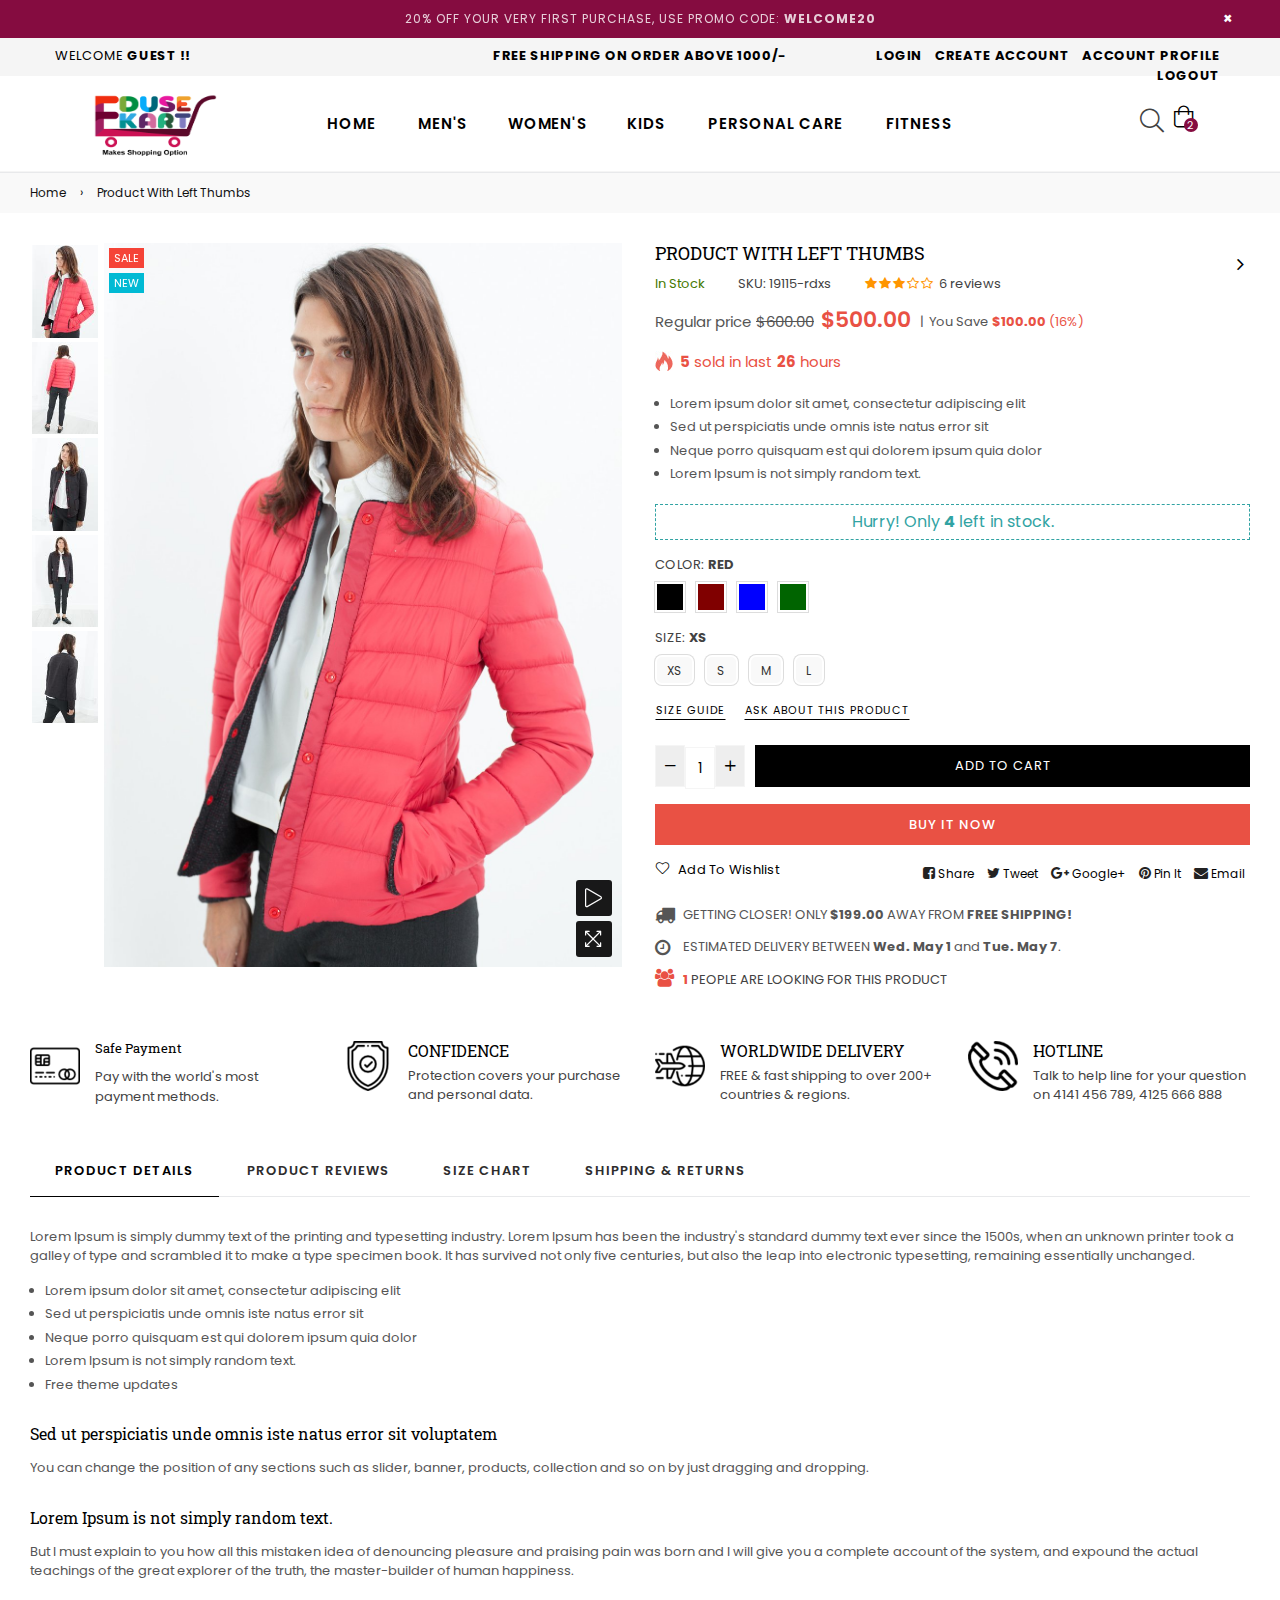
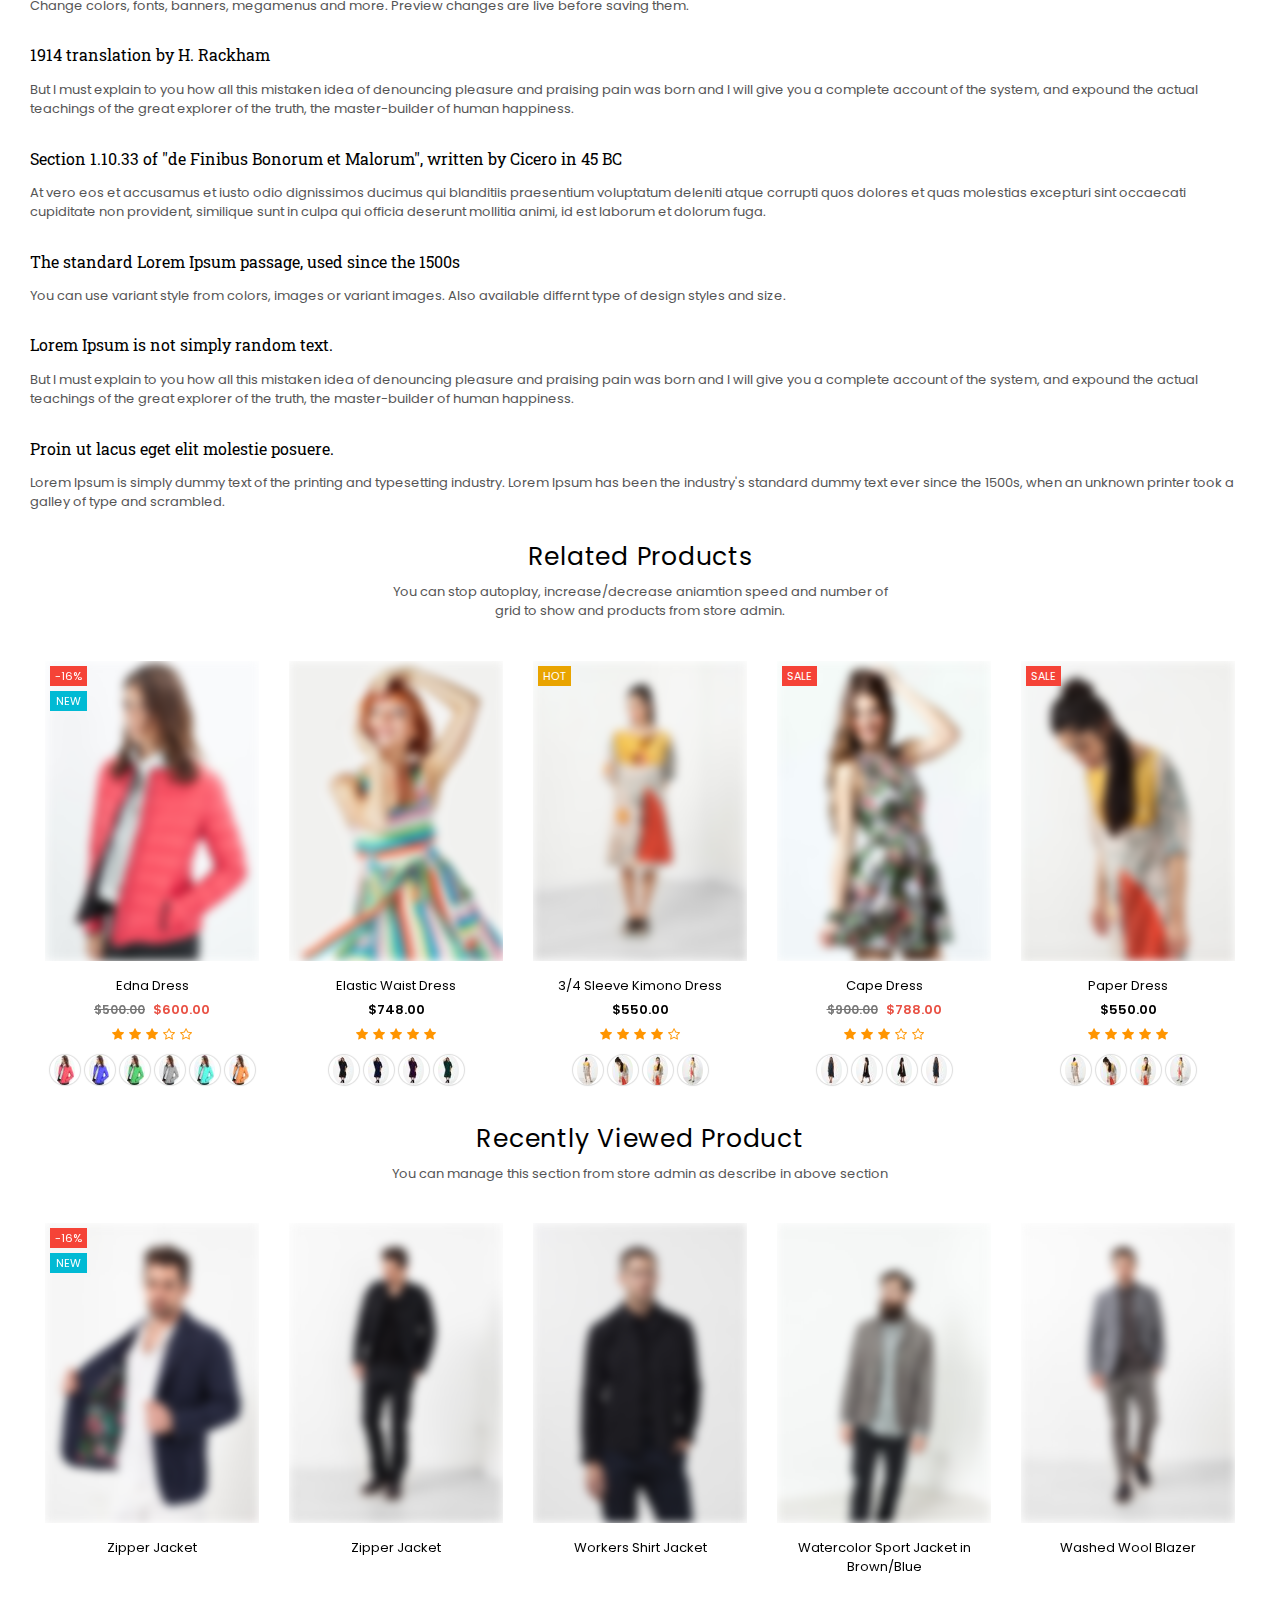
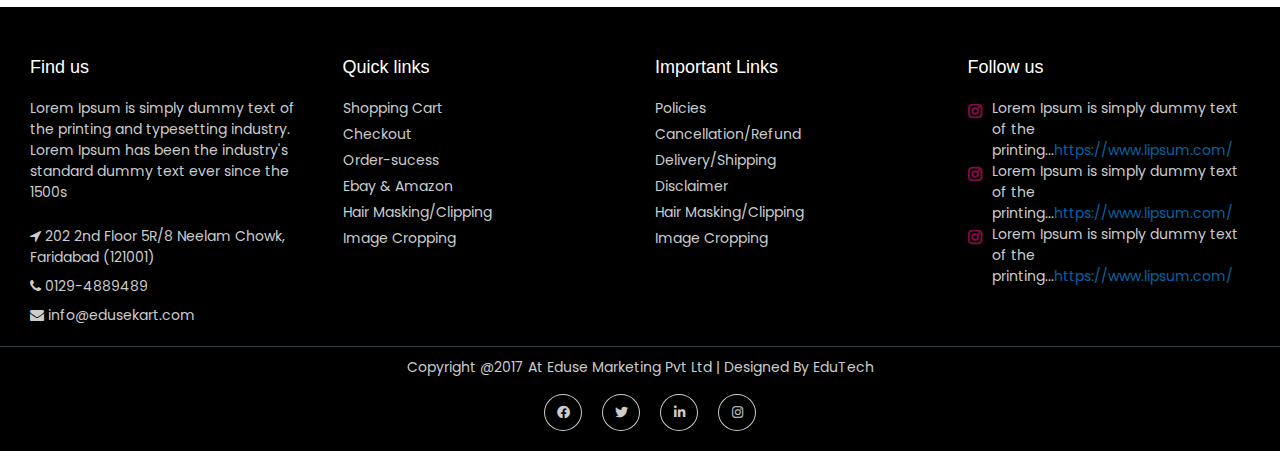
<file: product-detail.html>
<!DOCTYPE html> 
<html class="no-js" lang="en">

<head>
<meta http-equiv="Content-Type" content="text/html; charset=utf-8" />
<meta http-equiv="x-ua-compatible" content="ie=edge">
<title>EduseKart</title>
<meta name="description" content="description">
<meta name="viewport" content="width=device-width, initial-scale=1">
<!-- Favicon -->
<link rel="shortcut icon" href="assets/images/favicon.png" />
<!-- Plugins CSS -->
<link rel="stylesheet" href="assets/css/plugins.css">
<!-- Bootstap CSS -->
<link rel="stylesheet" href="assets/css/bootstrap.min.css">
<!-- Main Style CSS -->
<link rel="stylesheet" href="assets/css/style.css">
<link rel="stylesheet" href="assets/css/responsive.css">
<!-- Footer Style CSS -->
<link rel="stylesheet" href="https://use.fontawesome.com/releases/v5.2.0/css/all.css">
<link rel="stylesheet" href="https://cdnjs.cloudflare.com/ajax/libs/font-awesome/4.7.0/css/font-awesome.min.css">

</head>
<body class="template-index home2-default template-product belle">
<div id="pre-loader">
    <img src="assets/images/loader.gif" alt="Loading..." />
</div>
<div class="pageWrapper">
    <!--Promotion Bar-->
    <div class="notification-bar mobilehide">
        <a href="#" class="notification-bar__message">20% off your very first purchase, use promo code: <b>WELCOME20</b></a>
        <span class="close-announcement">×</span>
    </div>
    <!--End Promotion Bar-->
    <!--Search Form Drawer-->
    <div class="search">
        <div class="search__form">
            <form class="search-bar__form" action="#">
                <button class="go-btn search__button" type="submit"><i class="icon anm anm-search-l"></i></button>
                <input class="search__input" type="search" name="q" value="" placeholder="Search entire store..." aria-label="Search" autocomplete="off">
            </form>
            <button type="button" class="search-trigger close-btn"><i class="anm anm-times-l"></i></button>
        </div>
    </div>
    <!--End Search Form Drawer-->
    <!--Top Header-->
    <div class="top-header">
        <div class="container-fluid">
            <div class="row">
                <div class="col-10 col-sm-8 col-md-5 col-lg-4">
                    <p class="phone-no">Welcome <b>Guest !!</b></p>
                </div>
                <div class="col-sm-4 col-md-4 col-lg-4 d-none d-lg-none d-md-block d-lg-block">
                    <div class="text-center"><p class="top-header_middle-text">Free Shipping On order Above 1000/-</p></div>
                </div>
                <div class="col-2 col-sm-4 col-md-3 col-lg-4 text-right">
                    <span class="user-menu d-block d-lg-none"><i class="anm anm-user-al" aria-hidden="true"></i></span>
                    <ul class="customer-links list-inline">
                        <li><a href="#" data-toggle="modal" data-target="#myModal">Login</a></li>
                        <li><a href="register.html">Create Account</a></li>
                        <li><a href="wishlist.html">Account Profile</a></li>
                        <li><a href="#">Logout</a></li>
                    </ul>
                </div>
            </div>
        </div>
    </div>
    <!--End Top Header-->
    <!--Header-->
    <div class="header-wrap animated d-flex border-bottom">
        <div class="container-fluid" style="width:95%">        
            <div class="row align-items-center">
                <!--Desktop Logo-->
                <div class="logo col-md-2 col-lg-2 d-none d-lg-block">
                    <a href="index.html">
                        <img src="assets/images/logo.png" height="65" width="130"  alt="Belle Multipurpose Html Template" title="Belle Multipurpose Html Template" />
                    </a>
                </div>
                <!--End Desktop Logo-->
                <div class="col-3 col-sm-3 col-md-3 col-lg-8">
                    <div class="d-block d-lg-none">
                        <button type="button" class="btn--link site-header__menu js-mobile-nav-toggle mobile-nav--open">
                            <i class="icon anm anm-times-l"></i>
                            <i class="anm anm-bars-r"></i>
                        </button>
                    </div>
                    <!--Desktop Menu-->
                    <nav class="grid__item" id="AccessibleNav"><!-- for mobile -->
                        <ul id="siteNav" class="site-nav medium center hidearrow">
                            <li class="lvl1"><a href="#">Home </a></li>
                            <li class="lvl1 parent dropdown"><a href="#">Men's<i class="anm anm-angle-down-l"></i></a>
                          <ul class="dropdown">
                            <li><a href="blog-left-sidebar.html" class="site-nav">Left Sidebar</a></li>
                            <li><a href="blog-right-sidebar.html" class="site-nav">Right Sidebar</a></li>
                            <li><a href="blog-fullwidth.html" class="site-nav">Fullwidth</a></li>
                            <li><a href="blog-grid-view.html" class="site-nav">Gridview</a></li>
                            <li><a href="blog-article.html" class="site-nav">Article</a></li>
                          </ul>
                        </li><li class="lvl1 parent dropdown"><a href="#">Women's<i class="anm anm-angle-down-l"></i></a>
                          <ul class="dropdown">
                            <li><a href="blog-left-sidebar.html" class="site-nav">Left Sidebar</a></li>
                            <li><a href="blog-right-sidebar.html" class="site-nav">Right Sidebar</a></li>
                            <li><a href="blog-fullwidth.html" class="site-nav">Fullwidth</a></li>
                            <li><a href="blog-grid-view.html" class="site-nav">Gridview</a></li>
                            <li><a href="blog-article.html" class="site-nav">Article</a></li>
                          </ul>
                        </li><li class="lvl1 parent dropdown"><a href="#">Kids<i class="anm anm-angle-down-l"></i></a>
                          <ul class="dropdown">
                            <li><a href="blog-left-sidebar.html" class="site-nav">Left Sidebar</a></li>
                            <li><a href="blog-right-sidebar.html" class="site-nav">Right Sidebar</a></li>
                            <li><a href="blog-fullwidth.html" class="site-nav">Fullwidth</a></li>
                            <li><a href="blog-grid-view.html" class="site-nav">Gridview</a></li>
                            <li><a href="blog-article.html" class="site-nav">Article</a></li>
                          </ul>
                        </li>
                        <li class="lvl1 parent dropdown"><a href="#">Personal Care<i class="anm anm-angle-down-l"></i></a>
                          <ul class="dropdown">
                            <li><a href="blog-left-sidebar.html" class="site-nav">Left Sidebar</a></li>
                            <li><a href="blog-right-sidebar.html" class="site-nav">Right Sidebar</a></li>
                            <li><a href="blog-fullwidth.html" class="site-nav">Fullwidth</a></li>
                            <li><a href="blog-grid-view.html" class="site-nav">Gridview</a></li>
                            <li><a href="blog-article.html" class="site-nav">Article</a></li>
                          </ul>
                        </li>
                        <li class="lvl1 parent dropdown"><a href="#">Fitness<i class="anm anm-angle-down-l"></i></a>
                          <ul class="dropdown">
                            <li><a href="blog-left-sidebar.html" class="site-nav">Left Sidebar</a></li>
                            <li><a href="blog-right-sidebar.html" class="site-nav">Right Sidebar</a></li>
                            <li><a href="blog-fullwidth.html" class="site-nav">Fullwidth</a></li>
                            <li><a href="blog-grid-view.html" class="site-nav">Gridview</a></li>
                            <li><a href="blog-article.html" class="site-nav">Article</a></li>
                          </ul>
                        </li>
                      </ul>
                    </nav>
                    <!--End Desktop Menu-->
                </div>
                <!--Mobile Logo-->
                <div class="col-6 col-sm-6 col-md-6 col-lg-2 d-block d-lg-none mobile-logo">
                    <div class="logo">
                        <a href="index.html">
                            <img src="assets/images/logo.png" height="55" width="110" alt="Belle Multipurpose Html Template" title="Belle Multipurpose Html Template" />
                        </a>
                    </div>
                </div>
                <!--Mobile Logo-->
                <div class="col-3 col-sm-3 col-md-3 col-lg-2">
                    <div class="site-cart">
                        <a href="#" class="site-header__cart" title="Cart">
                            <i class="icon anm anm-bag-l"></i>
                            <span id="CartCount" class="site-header__cart-count" data-cart-render="item_count">2</span>
                        </a>
                        <!--Minicart Popup-->
                        <div id="header-cart" class="block block-cart">
                            <ul class="mini-products-list">
                                <li class="item">
                                    <a class="product-image" href="#">
                                        <img src="assets/images/product-images/cape-dress-1.jpg" alt="3/4 Sleeve Kimono Dress" title="" />
                                    </a>
                                    <div class="product-details">
                                        <a href="#" class="remove"><i class="anm anm-times-l" aria-hidden="true"></i></a>
                                        <a href="#" class="edit-i remove"><i class="anm anm-edit" aria-hidden="true"></i></a>
                                        <a class="pName" href="cart.html">Sleeve Kimono Dress</a>
                                        <div class="variant-cart">Black / XL</div>
                                        <div class="wrapQtyBtn">
                                            <div class="qtyField">
                                                <span class="label">Qty:</span>
                                                <a class="qtyBtn minus" href="javascript:void(0);"><i class="fa anm anm-minus-r" aria-hidden="true"></i></a>
                                                <input type="text" id="Quantity" name="quantity" value="1" class="product-form__input qty">
                                                <a class="qtyBtn plus" href="javascript:void(0);"><i class="fa anm anm-plus-r" aria-hidden="true"></i></a>
                                            </div>
                                        </div>
                                        <div class="priceRow">
                                            <div class="product-price">
                                                <span class="money">₹59.00</span>
                                            </div>
                                         </div>
                                    </div>
                                </li>
                                <li class="item">
                                    <a class="product-image" href="#">
                                        <img src="assets/images/product-images/cape-dress-2.jpg" alt="Elastic Waist Dress - Black / Small" title="" />
                                    </a>
                                    <div class="product-details">
                                        <a href="#" class="remove"><i class="anm anm-times-l" aria-hidden="true"></i></a>
                                        <a href="#" class="edit-i remove"><i class="anm anm-edit" aria-hidden="true"></i></a>
                                        <a class="pName" href="cart.html">Elastic Waist Dress</a>
                                        <div class="variant-cart">Gray / XXL</div>
                                        <div class="wrapQtyBtn">
                                            <div class="qtyField">
                                                <span class="label">Qty:</span>
                                                <a class="qtyBtn minus" href="javascript:void(0);"><i class="fa anm anm-minus-r" aria-hidden="true"></i></a>
                                                <input type="text" id="Quantity" name="quantity" value="1" class="product-form__input qty">
                                                <a class="qtyBtn plus" href="javascript:void(0);"><i class="fa anm anm-plus-r" aria-hidden="true"></i></a>
                                            </div>
                                        </div>
                                        <div class="priceRow">
                                            <div class="product-price">
                                                <span class="money">₹99.00</span>
                                            </div>
                                        </div>
                                    </div>
                                </li>
                            </ul>
                            <div class="total">
                                <div class="total-in">
                                    <span class="label">Cart Subtotal:</span><span class="product-price"><span class="money">₹748.00</span></span>
                                </div>
                                 <div class="buttonSet text-center">
                                    <a href="cart.html" class="btn btn-secondary btn--small">View Cart</a>
                                    <a href="checkout.html" class="btn btn-secondary btn--small">Checkout</a>
                                </div>
                            </div>
                        </div>
                        <!--End Minicart Popup-->
                    </div>
                    <div class="site-header__search">
                        <button type="button" class="search-trigger"><i class="icon anm anm-search-l"></i></button>
                    </div>
                </div>
            </div>
        </div>
    </div>
    <!--End Header-->
    
    <!--Mobile Menu-->
    <div class="mobile-nav-wrapper" role="navigation">
        <div class="closemobileMenu"><i class="icon anm anm-times-l pull-right"></i> Close Menu</div>
        <ul id="MobileNav" class="mobile-nav">
            <li class="lvl1 parent megamenu"><a href="index.html">Home <i class="anm anm-plus-l"></i></a>
          <ul>
            <li><a href="#" class="site-nav">Home Group 1<i class="anm anm-plus-l"></i></a>
              <ul>
                <li><a href="index.html" class="site-nav">Home 1 - Classic</a></li>
                <li><a href="home2-default.html" class="site-nav">Home 2 - Default</a></li>
                <li><a href="home15-funiture.html" class="site-nav">Home 15 - Furniture </a></li>
                <li><a href="home3-boxed.html" class="site-nav">Home 3 - Boxed</a></li>
                <li><a href="home4-fullwidth.html" class="site-nav">Home 4 - Fullwidth</a></li>
                <li><a href="home5-cosmetic.html" class="site-nav">Home 5 - Cosmetic</a></li>
                <li><a href="home6-modern.html" class="site-nav">Home 6 - Modern</a></li>
                <li><a href="home7-shoes.html" class="site-nav last">Home 7 - Shoes</a></li>
              </ul>
            </li>
            <li><a href="#" class="site-nav">Home Group 2<i class="anm anm-plus-l"></i></a>
              <ul>
                <li><a href="home8-jewellery.html" class="site-nav">Home 8 - Jewellery</a></li>
                <li><a href="home9-parallax.html" class="site-nav">Home 9 - Parallax</a></li>
                <li><a href="home10-minimal.html" class="site-nav">Home 10 - Minimal</a></li>
                <li><a href="home11-grid.html" class="site-nav">Home 11 - Grid</a></li>
                <li><a href="home12-category.html" class="site-nav">Home 12 - Category</a></li>
                <li><a href="home13-auto-parts.html" class="site-nav">Home 13 - Auto Parts</a></li>
                <li><a href="home14-bags.html" class="site-nav last">Home 14 - Bags</a></li>
              </ul>
            </li>
            <li><a href="#" class="site-nav">New Sections<i class="anm anm-plus-l"></i></a>
              <ul>
                <li><a href="home11-grid.html" class="site-nav">Image Gallery</a></li>
                <li><a href="home5-cosmetic.html" class="site-nav">Featured Product</a></li>
                <li><a href="home7-shoes.html" class="site-nav">Columns with Items</a></li>
                <li><a href="home6-modern.html" class="site-nav">Text columns with images</a></li>
                <li><a href="home2-default.html" class="site-nav">Products Carousel</a></li>
                <li><a href="home9-parallax.html" class="site-nav last">Parallax Banner</a></li>
              </ul>
            </li>
            <li><a href="#" class="site-nav">New Features<i class="anm anm-plus-l"></i></a>
              <ul>
                <li><a href="home13-auto-parts.html" class="site-nav">Top Information Bar </a></li>
                <li><a href="#" class="site-nav">Age Varification </a></li>
                <li><a href="#" class="site-nav">Footer Blocks</a></li>
                <li><a href="#" class="site-nav">2 New Megamenu style</a></li>
                <li><a href="#" class="site-nav">Show Total Savings </a></li>
                <li><a href="#" class="site-nav">New Custom Icons</a></li>
                <li><a href="#" class="site-nav last">Auto Currency</a></li>
              </ul>
            </li>
          </ul>
        </li>
            <li class="lvl1 parent megamenu"><a href="#">Shop <i class="anm anm-plus-l"></i></a>
          <ul>
            <li><a href="#" class="site-nav">Shop Pages<i class="anm anm-plus-l"></i></a>
              <ul>
                <li><a href="shop-left-sidebar.html" class="site-nav">Left Sidebar</a></li>
                <li><a href="shop-right-sidebar.html" class="site-nav">Right Sidebar</a></li>
                <li><a href="shop-fullwidth.html" class="site-nav">Fullwidth</a></li>
                <li><a href="shop-grid-3.html" class="site-nav">3 items per row</a></li>
                <li><a href="shop-grid-4.html" class="site-nav">4 items per row</a></li>
                <li><a href="shop-grid-5.html" class="site-nav">5 items per row</a></li>
                <li><a href="shop-grid-6.html" class="site-nav">6 items per row</a></li>
                <li><a href="shop-grid-7.html" class="site-nav">7 items per row</a></li>
                <li><a href="shop-listview.html" class="site-nav last">Product Listview</a></li>
              </ul>
            </li>
            <li><a href="#" class="site-nav">Shop Features<i class="anm anm-plus-l"></i></a>
              <ul>
                <li><a href="shop-left-sidebar.html" class="site-nav">Product Countdown </a></li>
                <li><a href="shop-right-sidebar.html" class="site-nav">Infinite Scrolling</a></li>
                <li><a href="shop-grid-3.html" class="site-nav">Pagination - Classic</a></li>
                <li><a href="shop-grid-6.html" class="site-nav">Pagination - Load More</a></li>
                <li><a href="product-labels.html" class="site-nav">Dynamic Product Labels</a></li>
                <li><a href="product-swatches-style.html" class="site-nav">Product Swatches </a></li>
                <li><a href="product-hover-info.html" class="site-nav">Product Hover Info</a></li>
                <li><a href="shop-grid-3.html" class="site-nav">Product Reviews</a></li>
                <li><a href="shop-left-sidebar.html" class="site-nav last">Discount Label </a></li>
              </ul>
            </li>
          </ul>
        </li>
            <li class="lvl1 parent megamenu"><a href="product-layout-1.html">Product <i class="anm anm-plus-l"></i></a>
          <ul>
            <li><a href="product-layout-1.html" class="site-nav">Product Page<i class="anm anm-plus-l"></i></a>
              <ul>
                <li><a href="product-layout-1.html" class="site-nav">Product Layout 1</a></li>
                <li><a href="product-layout-2.html" class="site-nav">Product Layout 2</a></li>
                <li><a href="product-layout-3.html" class="site-nav">Product Layout 3</a></li>
                <li><a href="product-with-left-thumbs.html" class="site-nav">Product With Left Thumbs</a></li>
                <li><a href="product-with-right-thumbs.html" class="site-nav">Product With Right Thumbs</a></li>
                <li><a href="product-with-bottom-thumbs.html" class="site-nav last">Product With Bottom Thumbs</a></li>
              </ul>
            </li>
            <li><a href="short-description.html" class="site-nav">Product Features<i class="anm anm-plus-l"></i></a>
              <ul>
                <li><a href="short-description.html" class="site-nav">Short Description</a></li>
                <li><a href="product-countdown.html" class="site-nav">Product Countdown</a></li>
                <li><a href="product-video.html" class="site-nav">Product Video</a></li>
                <li><a href="product-quantity-message.html" class="site-nav">Product Quantity Message</a></li>
                <li><a href="product-visitor-sold-count.html" class="site-nav">Product Visitor/Sold Count </a></li>
                <li><a href="product-zoom-lightbox.html" class="site-nav last">Product Zoom/Lightbox </a></li>
              </ul>
            </li>
            <li><a href="#" class="site-nav">Product Features<i class="anm anm-plus-l"></i></a>
              <ul>
                <li><a href="product-with-variant-image.html" class="site-nav">Product with Variant Image</a></li>
                <li><a href="product-with-color-swatch.html" class="site-nav">Product with Color Swatch</a></li>
                <li><a href="product-with-image-swatch.html" class="site-nav">Product with Image Swatch</a></li>
                <li><a href="product-with-dropdown.html" class="site-nav">Product with Dropdown</a></li>
                <li><a href="product-with-rounded-square.html" class="site-nav">Product with Rounded Square</a></li>
                <li><a href="swatches-style.html" class="site-nav last">Product Swatches All Style</a></li>
              </ul>
            </li>
            <li><a href="#" class="site-nav">Product Features<i class="anm anm-plus-l"></i></a>
              <ul>
                <li><a href="product-accordion.html" class="site-nav">Product Accordion</a></li>
                <li><a href="product-pre-orders.html" class="site-nav">Product Pre-orders </a></li>
                <li><a href="product-labels-detail.html" class="site-nav">Product Labels</a></li>
                <li><a href="product-discount.html" class="site-nav">Product Discount In %</a></li>
                <li><a href="product-shipping-message.html" class="site-nav">Product Shipping Message</a></li>
                <li><a href="product-shipping-message.html" class="site-nav last">Size Guide </a></li>
              </ul>
            </li>
          </ul>
        </li>
            <li class="lvl1 parent megamenu"><a href="about-us.html">Pages <i class="anm anm-plus-l"></i></a>
          <ul>
            <li><a href="cart-variant1.html" class="site-nav">Cart Page <i class="anm anm-plus-l"></i></a>
                <ul class="dropdown">
                    <li><a href="cart-variant1.html" class="site-nav">Cart Variant1</a></li>
                    <li><a href="cart-variant2.html" class="site-nav">Cart Variant2</a></li>
                 </ul>
            </li>
            <li><a href="compare-variant1.html" class="site-nav">Compare Product <i class="anm anm-plus-l"></i></a>
                <ul class="dropdown">
                    <li><a href="compare-variant1.html" class="site-nav">Compare Variant1</a></li>
                    <li><a href="compare-variant2.html" class="site-nav">Compare Variant2</a></li>
                 </ul>
            </li>
            <li><a href="checkout.html" class="site-nav">Checkout</a></li>
            <li><a href="about-us.html" class="site-nav">About Us<span class="lbl nm_label1">New</span></a></li>
            <li><a href="contact-us.html" class="site-nav">Contact Us</a></li>
            <li><a href="faqs.html" class="site-nav">FAQs</a></li>
            <li><a href="lookbook1.html" class="site-nav">Lookbook<i class="anm anm-plus-l"></i></a>
              <ul>
                <li><a href="lookbook1.html" class="site-nav">Style 1</a></li>
                <li><a href="lookbook2.html" class="site-nav last">Style 2</a></li>
              </ul>
            </li>
            <li><a href="404.html" class="site-nav">404</a></li>
            <li><a href="coming-soon.html" class="site-nav">Coming soon<span class="lbl nm_label1">New</span></a></li>
          </ul>
        </li>
            <li class="lvl1 parent megamenu"><a href="blog-left-sidebar.html">Account<i class="anm anm-plus-l"></i></a>
          <ul>
            <li><a href="blog-left-sidebar.html" class="site-nav">Orders</a></li>
            <li><a href="blog-right-sidebar.html" class="site-nav">Wishlist</a></li>
            <li><a href="blog-fullwidth.html" class="site-nav">Gift Cards</a></li>
            <li><a href="blog-grid-view.html" class="site-nav">E-Coins</a></li>
            <li><a href="blog-article.html" class="site-nav">Coupens</a></li>
            <li><a href="blog-article.html" class="site-nav">Saved Addresses</a></li>
          </ul>
        </li>
            <li class="lvl1"><a href="#"><b>Login</b></a>
            <li class="lvl1"><a href="#"><b>Register</b></a>
        </li>
      </ul>
    </div>
    <!--End Mobile Menu-->
<!--------------------------End Header------------------------------------->
<!--------------------------End Header------------------------------------->
<!--------------------------End Header------------------------------------->
 <!--Body Content-->
        <div id="page-content">
            <!--MainContent-->
            <div id="MainContent" class="main-content" role="main">
                <!--Breadcrumb-->
                <div class="bredcrumbWrap">
                    <div class="container breadcrumbs">
                        <a href="index.html" title="Back to the home page">Home</a><span aria-hidden="true">›</span><span>Product With Left Thumbs</span>
                    </div>
                </div>
                <!--End Breadcrumb-->
                
                <div id="ProductSection-product-template" class="product-template__container prstyle1 container">
                    <!--product-single-->
                    <div class="product-single">
                        <div class="row">
                            <div class="col-lg-6 col-md-6 col-sm-12 col-12">
                                <div class="product-details-img">
                                    <div class="product-thumb">
                                        <div id="gallery" class="product-dec-slider-2 product-tab-left">
                                            <a data-image="assets/images/product-detail-page/camelia-reversible-big1.jpg" data-zoom-image="assets/images/product-detail-page/camelia-reversible-big1.jpg" class="slick-slide slick-cloned" data-slick-index="-4" aria-hidden="true" tabindex="-1">
                                                <img class="blur-up lazyload" src="assets/images/product-detail-page/camelia-reversible0.jpg" alt="" />
                                            </a>
                                            <a data-image="assets/images/product-detail-page/camelia-reversible-big2.jpg" data-zoom-image="assets/images/product-detail-page/camelia-reversible-big2.jpg" class="slick-slide slick-cloned" data-slick-index="-3" aria-hidden="true" tabindex="-1">
                                                <img class="blur-up lazyload" src="assets/images/product-detail-page/camelia-reversible.jpg" alt="" />
                                            </a>
                                            <a data-image="assets/images/product-detail-page/camelia-reversible-big3.jpg" data-zoom-image="assets/images/product-detail-page/camelia-reversible-big3.jpg" class="slick-slide slick-cloned" data-slick-index="-2" aria-hidden="true" tabindex="-1">
                                                <img class="blur-up lazyload" src="assets/images/product-detail-page/camelia-reversible6.jpg" alt="" />
                                            </a>
                                            <a data-image="assets/images/product-detail-page/camelia-reversible7-big.jpg" data-zoom-image="assets/images/product-detail-page/camelia-reversible7-big.jpg" class="slick-slide slick-cloned" data-slick-index="-1" aria-hidden="true" tabindex="-1">
                                                <img class="blur-up lazyload" src="assets/images/product-detail-page/camelia-reversible7.jpg" alt="" />
                                            </a>
                                            <a data-image="assets/images/product-detail-page/camelia-reversible-big4.jpg" data-zoom-image="assets/images/product-detail-page/camelia-reversible-big4.jpg" class="slick-slide slick-cloned" data-slick-index="0" aria-hidden="true" tabindex="-1">
                                                <img class="blur-up lazyload" src="assets/images/product-detail-page/camelia-reversible8.jpg" alt="" />
                                            </a>
                                            <a data-image="assets/images/product-detail-page/camelia-reversible-big5.jpg" data-zoom-image="assets/images/product-detail-page/camelia-reversible-big5.jpg" class="slick-slide slick-cloned" data-slick-index="1" aria-hidden="true" tabindex="-1">
                                                <img class="blur-up lazyload" src="assets/images/product-detail-page/camelia-reversible9.jpg" alt="" />
                                            </a>
                                            <a data-image="assets/images/product-detail-page/camelia-reversible-big6.jpg" data-zoom-image="assets/images/product-detail-page/camelia-reversible-big6.jpg" class="slick-slide slick-cloned" data-slick-index="2" aria-hidden="true" tabindex="-1">
                                                <img class="blur-up lazyload" src="assets/images/product-detail-page/camelia-reversible1.jpg" alt="" />
                                            </a>
                                            <a data-image="assets/images/product-detail-page/camelia-reversible-big7.jpg" data-zoom-image="assets/images/product-detail-page/camelia-reversible-big7.jpg" class="slick-slide slick-cloned" data-slick-index="3" aria-hidden="true" tabindex="-1">
                                                <img class="blur-up lazyload" src="assets/images/product-detail-page/camelia-reversible2.jpg" alt="" />
                                            </a>
                                            <a data-image="assets/images/product-detail-page/camelia-reversible-big8.jpg" data-zoom-image="assets/images/product-detail-page/camelia-reversible-big8.jpg" class="slick-slide slick-cloned" data-slick-index="4" aria-hidden="true" tabindex="-1">
                                                <img class="blur-up lazyload" src="assets/images/product-detail-page/camelia-reversible3.jpg" alt="" />
                                            </a>
                                            <a data-image="assets/images/product-detail-page/camelia-reversible-big9.jpg" data-zoom-image="assets/images/product-detail-page/camelia-reversible-big9.jpg" class="slick-slide slick-cloned" data-slick-index="5" aria-hidden="true" tabindex="-1">
                                                <img class="blur-up lazyload" src="assets/images/product-detail-page/camelia-reversible4.jpg" alt="" />
                                            </a>
                                            <a data-image="assets/images/product-detail-page/camelia-reversible-big10.jpg" data-zoom-image="assets/images/product-detail-page/camelia-reversible-big10.jpg" class="slick-slide slick-cloned" data-slick-index="6" aria-hidden="true" tabindex="-1">
                                                <img class="blur-up lazyload" src="assets/images/product-detail-page/camelia-reversible5.jpg" alt="" />
                                            </a>
                                        </div>
                                    </div>
                                    <div class="zoompro-wrap product-zoom-right pl-20">
                                        <div class="zoompro-span">
                                            <img class="blur-up lazyload zoompro" data-zoom-image="assets/images/product-detail-page/camelia-reversible-big1.jpg" alt="" src="assets/images/product-detail-page/camelia-reversible-big1.jpg" />
                                        </div>
                                        <div class="product-labels"><span class="lbl on-sale">Sale</span><span class="lbl pr-label1">new</span></div>
                                        <div class="product-buttons">
                                            <a href="https://www.youtube.com/watch?v=93A2jOW5Mog" class="btn popup-video" title="View Video"><i class="icon anm anm-play-r" aria-hidden="true"></i></a>
                                            <a href="#" class="btn prlightbox" title="Zoom"><i class="icon anm anm-expand-l-arrows" aria-hidden="true"></i></a>
                                        </div>
                                    </div>
                                    <div class="lightboximages">
                                        <a href="assets/images/product-detail-page/camelia-reversible-big1.jpg" data-size="1462x2048"></a>
                                        <a href="assets/images/product-detail-page/camelia-reversible-big2.jpg" data-size="1462x2048"></a>
                                        <a href="assets/images/product-detail-page/camelia-reversible-big3.jpg" data-size="1462x2048"></a>
                                        <a href="assets/images/product-detail-page/camelia-reversible7-big.jpg" data-size="1462x2048"></a>
                                        <a href="assets/images/product-detail-page/camelia-reversible-big4.jpg" data-size="1462x2048"></a>
                                        <a href="assets/images/product-detail-page/camelia-reversible-big5.jpg" data-size="1462x2048"></a>
                                        <a href="assets/images/product-detail-page/camelia-reversible-big6.jpg" data-size="731x1024"></a>
                                        <a href="assets/images/product-detail-page/camelia-reversible-big7.jpg" data-size="731x1024"></a>
                                        <a href="assets/images/product-detail-page/camelia-reversible-big8.jpg" data-size="731x1024"></a>
                                        <a href="assets/images/product-detail-page/camelia-reversible-big9.jpg" data-size="731x1024"></a>
                                        <a href="assets/images/product-detail-page/camelia-reversible-big10.jpg" data-size="731x1024"></a>
                                    </div>
        
                                </div>
                            </div>
                            <div class="col-lg-6 col-md-6 col-sm-12 col-12">
                                    <div class="product-single__meta">
                                        <h1 class="product-single__title">Product With Left Thumbs</h1>
                                        <div class="product-nav clearfix">                  
                                            <a href="#" class="next" title="Next"><i class="fa fa-angle-right" aria-hidden="true"></i></a>
                                        </div>
                                        <div class="prInfoRow">
                                            <div class="product-stock"> <span class="instock ">In Stock</span> <span class="outstock hide">Unavailable</span> </div>
                                            <div class="product-sku">SKU: <span class="variant-sku">19115-rdxs</span></div>
                                            <div class="product-review"><a class="reviewLink" href="#tab2"><i class="font-13 fa fa-star"></i><i class="font-13 fa fa-star"></i><i class="font-13 fa fa-star"></i><i class="font-13 fa fa-star-o"></i><i class="font-13 fa fa-star-o"></i><span class="spr-badge-caption">6 reviews</span></a></div>
                                        </div>
                                        <p class="product-single__price product-single__price-product-template">
                                            <span class="visually-hidden">Regular price</span>
                                            <s id="ComparePrice-product-template"><span class="money">$600.00</span></s>
                                            <span class="product-price__price product-price__price-product-template product-price__sale product-price__sale--single">
                                                <span id="ProductPrice-product-template"><span class="money">$500.00</span></span>
                                            </span>
                                            <span class="discount-badge"> <span class="devider">|</span>&nbsp;
                                                <span>You Save</span>
                                                <span id="SaveAmount-product-template" class="product-single__save-amount">
                                                <span class="money">$100.00</span>
                                                </span>
                                                <span class="off">(<span>16</span>%)</span>
                                            </span>  
                                        </p>
                                        <div class="orderMsg" data-user="23" data-time="24">
                                            <img src="assets/images/order-icon.jpg" alt="" /> <strong class="items">5</strong> sold in last <strong class="time">26</strong> hours</div>
                                        </div>
                                    <div class="product-single__description rte">
                                        <ul>
                                            <li>Lorem ipsum dolor sit amet, consectetur adipiscing elit</li>
                                            <li>Sed ut perspiciatis unde omnis iste natus error sit</li>
                                            <li>Neque porro quisquam est qui dolorem ipsum quia dolor</li>
                                            <li>Lorem Ipsum is not simply random text.</li>
                                        </ul>
                                    </div>
                                    <div id="quantity_message">Hurry! Only  <span class="items">4</span>  left in stock.</div>
                                    <form method="post" action="http://annimexweb.com/cart/add" id="product_form_10508262282" accept-charset="UTF-8" class="product-form product-form-product-template hidedropdown" enctype="multipart/form-data">
                                        <div class="swatch clearfix swatch-0 option1" data-option-index="0">
                                            <div class="product-form__item">
                                          <label class="header">Color: <span class="slVariant">Red</span></label>
                                          <div data-value="Black" class="swatch-element color black available">
                                            <input class="swatchInput" id="swatch-0-black" type="radio" name="option-0" value="Black"><label class="swatchLbl color small" for="swatch-0-black" style="background-color:black;" title="Black"></label>
                                          </div>
                                          <div data-value="Maroon" class="swatch-element color maroon available">
                                            <input class="swatchInput" id="swatch-0-maroon" type="radio" name="option-0" value="Maroon"><label class="swatchLbl color small" for="swatch-0-maroon" style="background-color:maroon;" title="Maroon"></label>
                                          </div>
                                          <div data-value="Blue" class="swatch-element color blue available">
                                            <input class="swatchInput" id="swatch-0-blue" type="radio" name="option-0" value="Blue"><label class="swatchLbl color small" for="swatch-0-blue" style="background-color:blue;" title="Blue"></label>
                                          </div>
                                          <div data-value="Dark Green" class="swatch-element color dark-green available">
                                            <input class="swatchInput" id="swatch-0-dark-green" type="radio" name="option-0" value="Dark Green"><label class="swatchLbl color small" for="swatch-0-dark-green" style="background-color:darkgreen;" title="Dark Green"></label>
                                          </div>
                                        </div>
                                        </div>
                                        <div class="swatch clearfix swatch-1 option2" data-option-index="1">
                                            <div class="product-form__item">
                                              <label class="header">Size: <span class="slVariant">XS</span></label>
                                              <div data-value="XS" class="swatch-element xs available">
                                                <input class="swatchInput" id="swatch-1-xs" type="radio" name="option-1" value="XS">
                                                <label class="swatchLbl medium rectangle" for="swatch-1-xs" title="XS">XS</label>
                                              </div>
                                              <div data-value="S" class="swatch-element s available">
                                                <input class="swatchInput" id="swatch-1-s" type="radio" name="option-1" value="S">
                                                <label class="swatchLbl medium rectangle" for="swatch-1-s" title="S">S</label>
                                              </div>
                                              <div data-value="M" class="swatch-element m available">
                                                <input class="swatchInput" id="swatch-1-m" type="radio" name="option-1" value="M">
                                                <label class="swatchLbl medium rectangle" for="swatch-1-m" title="M">M</label>
                                              </div>
                                              <div data-value="L" class="swatch-element l available">
                                                <input class="swatchInput" id="swatch-1-l" type="radio" name="option-1" value="L">
                                                <label class="swatchLbl medium rectangle" for="swatch-1-l" title="L">L</label>
                                              </div>
                                            </div>
                                        </div>
                                        <p class="infolinks"><a href="#sizechart" class="sizelink btn"> Size Guide</a> <a href="#productInquiry" class="emaillink btn"> Ask About this Product</a></p>
                                        <!-- Product Action -->
                                        <div class="product-action clearfix">
                                            <div class="product-form__item--quantity">
                                                <div class="wrapQtyBtn">
                                                    <div class="qtyField">
                                                        <a class="qtyBtn minus" href="javascript:void(0);"><i class="fa anm anm-minus-r" aria-hidden="true"></i></a>
                                                        <input type="text" id="Quantity" name="quantity" value="1" class="product-form__input qty">
                                                        <a class="qtyBtn plus" href="javascript:void(0);"><i class="fa anm anm-plus-r" aria-hidden="true"></i></a>
                                                    </div>
                                                </div>
                                            </div>                                
                                            <div class="product-form__item--submit">
                                                <button type="button" name="add" class="btn product-form__cart-submit">
                                                    <span>Add to cart</span>
                                                </button>
                                            </div>
                                            <div class="shopify-payment-button" data-shopify="payment-button">
                                                <button type="button" class="shopify-payment-button__button shopify-payment-button__button--unbranded">Buy it now</button>
                                            </div>
                                        </div>
                                        <!-- End Product Action -->
                                    </form>
                                    <div class="display-table shareRow">
                                            <div class="display-table-cell medium-up--one-third">
                                                <div class="wishlist-btn">
                                                    <a class="wishlist add-to-wishlist" href="#" title="Add to Wishlist"><i class="icon anm anm-heart-l" aria-hidden="true"></i> <span>Add to Wishlist</span></a>
                                                </div>
                                            </div>
                                            <div class="display-table-cell text-right">
                                                <div class="social-sharing">
                                                    <a target="_blank" href="#" class="btn btn--small btn--secondary btn--share share-facebook" title="Share on Facebook">
                                                        <i class="fa fa-facebook-square" aria-hidden="true"></i> <span class="share-title" aria-hidden="true">Share</span>
                                                    </a>
                                                    <a target="_blank" href="#" class="btn btn--small btn--secondary btn--share share-twitter" title="Tweet on Twitter">
                                                        <i class="fa fa-twitter" aria-hidden="true"></i> <span class="share-title" aria-hidden="true">Tweet</span>
                                                    </a>
                                                    <a href="#" title="Share on google+" class="btn btn--small btn--secondary btn--share" >
                                                        <i class="fa fa-google-plus" aria-hidden="true"></i> <span class="share-title" aria-hidden="true">Google+</span>
                                                    </a>
                                                    <a target="_blank" href="#" class="btn btn--small btn--secondary btn--share share-pinterest" title="Pin on Pinterest">
                                                        <i class="fa fa-pinterest" aria-hidden="true"></i> <span class="share-title" aria-hidden="true">Pin it</span>
                                                    </a>
                                                    <a href="#" class="btn btn--small btn--secondary btn--share share-pinterest" title="Share by Email" target="_blank">
                                                        <i class="fa fa-envelope" aria-hidden="true"></i> <span class="share-title" aria-hidden="true">Email</span>
                                                    </a>
                                                 </div>
                                            </div>
                                        </div>
                                        
                                    <p id="freeShipMsg" class="freeShipMsg" data-price="199"><i class="fa fa-truck" aria-hidden="true"></i> GETTING CLOSER! ONLY <b class="freeShip"><span class="money" data-currency-usd="$199.00" data-currency="USD">$199.00</span></b> AWAY FROM <b>FREE SHIPPING!</b></p>
                                    <p class="shippingMsg"><i class="fa fa-clock-o" aria-hidden="true"></i> ESTIMATED DELIVERY BETWEEN <b id="fromDate">Wed. May 1</b> and <b id="toDate">Tue. May 7</b>.</p>
                                    <div class="userViewMsg" data-user="20" data-time="11000"><i class="fa fa-users" aria-hidden="true"></i> <strong class="uersView">14</strong> PEOPLE ARE LOOKING FOR THIS PRODUCT</div>
                                </div>
                        </div>
                    </div>
                    <!--End-product-single-->
                    <!--Product Fearure-->
                    <div class="prFeatures">
                        <div class="row">
                            <div class="col-12 col-sm-6 col-md-6 col-lg-3 feature">
                                <img src="assets/images/credit-card.png" alt="Safe Payment" title="Safe Payment" />
                                <div class="details"><h4>Safe Payment</h4>Pay with the world's most payment methods.</div>
                            </div>
                            <div class="col-12 col-sm-6 col-md-6 col-lg-3 feature">
                                <img src="assets/images/shield.png" alt="Confidence" title="Confidence" />
                                <div class="details"><h3>Confidence</h3>Protection covers your purchase and personal data.</div>
                            </div>
                            <div class="col-12 col-sm-6 col-md-6 col-lg-3 feature">
                                <img src="assets/images/worldwide.png" alt="Worldwide Delivery" title="Worldwide Delivery" />
                                <div class="details"><h3>Worldwide Delivery</h3>FREE &amp; fast shipping to over 200+ countries &amp; regions.</div>
                            </div>
                            <div class="col-12 col-sm-6 col-md-6 col-lg-3 feature">
                                <img src="assets/images/phone-call.png" alt="Hotline" title="Hotline" />
                                <div class="details"><h3>Hotline</h3>Talk to help line for your question on 4141 456 789, 4125 666 888</div>
                            </div>
                        </div>
                    </div>
                    <!--End Product Fearure-->
                    <!--Product Tabs-->
                    <div class="tabs-listing">
                        <ul class="product-tabs">
                            <li rel="tab1"><a class="tablink">Product Details</a></li>
                            <li rel="tab2"><a class="tablink">Product Reviews</a></li>
                            <li rel="tab3"><a class="tablink">Size Chart</a></li>
                            <li rel="tab4"><a class="tablink">Shipping &amp; Returns</a></li>
                        </ul>
                        <div class="tab-container">
                            <div id="tab1" class="tab-content">
                                <div class="product-description rte">
                                    <p>Lorem Ipsum is simply dummy text of the printing and typesetting industry. Lorem Ipsum has been the industry's standard dummy text ever since the 1500s, when an unknown printer took a galley of type and scrambled it to make a type specimen book. It has survived not only five centuries, but also the leap into electronic typesetting, remaining essentially unchanged.</p>
                                    <ul>
                                      <li>Lorem ipsum dolor sit amet, consectetur adipiscing elit</li>
                                      <li>Sed ut perspiciatis unde omnis iste natus error sit</li>
                                      <li>Neque porro quisquam est qui dolorem ipsum quia dolor</li>
                                      <li>Lorem Ipsum is not simply random text.</li>
                                      <li>Free theme updates</li>
                                    </ul>
                                    <h3>Sed ut perspiciatis unde omnis iste natus error sit voluptatem</h3>
                                    <p>You can change the position of any sections such as slider, banner, products, collection and so on by just dragging and dropping.&nbsp;</p>
                                    <h3>Lorem Ipsum is not simply random text.</h3>
<p>But I must explain to you how all this mistaken idea of denouncing pleasure and praising pain was born and I will give you a complete account of the system, and expound the actual teachings of the great explorer of the truth, the master-builder of human happiness.</p>
                                    <p>Change colors, fonts, banners, megamenus and more. Preview changes are live before saving them.</p>
                                    <h3>1914 translation by H. Rackham</h3>
                                    <p>But I must explain to you how all this mistaken idea of denouncing pleasure and praising pain was born and I will give you a complete account of the system, and expound the actual teachings of the great explorer of the truth, the master-builder of human happiness.</p>
                                    <h3>Section 1.10.33 of "de Finibus Bonorum et Malorum", written by Cicero in 45 BC</h3>
                                    <p>At vero eos et accusamus et iusto odio dignissimos ducimus qui blanditiis praesentium voluptatum deleniti atque corrupti quos dolores et quas molestias excepturi sint occaecati cupiditate non provident, similique sunt in culpa qui officia deserunt mollitia animi, id est laborum et dolorum fuga.</p>
                                    <h3>The standard Lorem Ipsum passage, used since the 1500s</h3>
                                    <p>You can use variant style from colors, images or variant images. Also available differnt type of design styles and size.</p>
                                    <h3>Lorem Ipsum is not simply random text.</h3>
<p>But I must explain to you how all this mistaken idea of denouncing pleasure and praising pain was born and I will give you a complete account of the system, and expound the actual teachings of the great explorer of the truth, the master-builder of human happiness.</p>
                                    <h3>Proin ut lacus eget elit molestie posuere.</h3>
                                    <p>Lorem Ipsum is simply dummy text of the printing and typesetting industry. Lorem Ipsum has been the industry's standard dummy text ever since the 1500s, when an unknown printer took a galley of type and scrambled.</p>
                                </div>
                            </div>
                            
                            <div id="tab2" class="tab-content">
                                <div id="shopify-product-reviews">
                                    <div class="spr-container">
                                        <div class="spr-header clearfix">
                                            <div class="spr-summary">
                                                <span class="product-review"><a class="reviewLink"><i class="font-13 fa fa-star"></i><i class="font-13 fa fa-star"></i><i class="font-13 fa fa-star"></i><i class="font-13 fa fa-star-o"></i><i class="font-13 fa fa-star-o"></i> </a><span class="spr-summary-actions-togglereviews">Based on 6 reviews456</span></span>
                                                <span class="spr-summary-actions">
                                                    <a href="#" class="spr-summary-actions-newreview btn">Write a review</a>
                                                </span>
                                            </div>
                                        </div>
                                        <div class="spr-content">
                                            <div class="spr-form clearfix">
                                                <form method="post" action="#" id="new-review-form" class="new-review-form">
                                                    <h3 class="spr-form-title">Write a review</h3>
                                                    <fieldset class="spr-form-contact">
                                                        <div class="spr-form-contact-name">
                                                          <label class="spr-form-label" for="review_author_10508262282">Name</label>
                                                          <input class="spr-form-input spr-form-input-text " id="review_author_10508262282" type="text" name="review[author]" value="" placeholder="Enter your name">
                                                        </div>
                                                        <div class="spr-form-contact-email">
                                                          <label class="spr-form-label" for="review_email_10508262282">Email</label>
                                                          <input class="spr-form-input spr-form-input-email " id="review_email_10508262282" type="email" name="review[email]" value="" placeholder="john.smith@example.com">
                                                        </div>
                                                    </fieldset>
                                                    <fieldset class="spr-form-review">
                                                      <div class="spr-form-review-rating">
                                                        <label class="spr-form-label">Rating</label>
                                                        <div class="spr-form-input spr-starrating">
                                                          <div class="product-review"><a class="reviewLink" href="#"><i class="fa fa-star-o"></i><i class="font-13 fa fa-star-o"></i><i class="font-13 fa fa-star-o"></i><i class="font-13 fa fa-star-o"></i><i class="font-13 fa fa-star-o"></i></a></div>
                                                        </div>
                                                      </div>
                                                
                                                      <div class="spr-form-review-title">
                                                        <label class="spr-form-label" for="review_title_10508262282">Review Title</label>
                                                        <input class="spr-form-input spr-form-input-text " id="review_title_10508262282" type="text" name="review[title]" value="" placeholder="Give your review a title">
                                                      </div>
                                                
                                                      <div class="spr-form-review-body">
                                                        <label class="spr-form-label" for="review_body_10508262282">Body of Review <span class="spr-form-review-body-charactersremaining">(1500)</span></label>
                                                        <div class="spr-form-input">
                                                          <textarea class="spr-form-input spr-form-input-textarea " id="review_body_10508262282" data-product-id="10508262282" name="review[body]" rows="10" placeholder="Write your comments here"></textarea>
                                                        </div>
                                                      </div>
                                                    </fieldset>
                                                    <fieldset class="spr-form-actions">
                                                        <input type="submit" class="spr-button spr-button-primary button button-primary btn btn-primary" value="Submit Review">
                                                    </fieldset>
                                                </form>
                                            </div>
                                            <div class="spr-reviews">
                                                <div class="spr-review">
                                                    <div class="spr-review-header">
                                                        <span class="product-review spr-starratings spr-review-header-starratings"><span class="reviewLink"><i class="fa fa-star"></i><i class="font-13 fa fa-star"></i><i class="font-13 fa fa-star"></i><i class="font-13 fa fa-star"></i><i class="font-13 fa fa-star"></i></span></span>
                                                        <h3 class="spr-review-header-title">Lorem ipsum dolor sit amet</h3>
                                                        <span class="spr-review-header-byline"><strong>dsacc</strong> on <strong>Apr 09, 2019</strong></span>
                                                    </div>
                                                    <div class="spr-review-content">
                                                        <p class="spr-review-content-body">Lorem ipsum dolor sit amet, consectetur adipiscing elit, sed do eiusmod tempor incididunt ut labore et dolore magna aliqua. Ut enim ad minim veniam, quis nostrud exercitation ullamco laboris nisi ut aliquip ex ea commodo consequat.</p>
                                                    </div>
                                                </div>
                                                <div class="spr-review">
                                                  <div class="spr-review-header">
                                                    <span class="product-review spr-starratings spr-review-header-starratings"><span class="reviewLink"><i class="fa fa-star"></i><i class="font-13 fa fa-star"></i><i class="font-13 fa fa-star"></i><i class="font-13 fa fa-star"></i><i class="font-13 fa fa-star"></i></span></span>
                                                    <h3 class="spr-review-header-title">Lorem Ipsum is simply dummy text of the printing</h3>
                                                    <span class="spr-review-header-byline"><strong>larrydude</strong> on <strong>Dec 30, 2018</strong></span>
                                                  </div>
                                            
                                                  <div class="spr-review-content">
                                                    <p class="spr-review-content-body">Sed ut perspiciatis unde omnis iste natus error sit voluptatem accusantium doloremque laudantium, totam rem aperiam, eaque ipsa quae ab illo inventore veritatis et quasi architecto beatae vitae dicta sunt explicabo.
                                                    </p>
                                                  </div>
                                                </div>
                                                <div class="spr-review">
                                                  <div class="spr-review-header">
                                                    <span class="product-review spr-starratings spr-review-header-starratings"><span class="reviewLink"><i class="fa fa-star"></i><i class="font-13 fa fa-star"></i><i class="font-13 fa fa-star"></i><i class="font-13 fa fa-star"></i><i class="font-13 fa fa-star"></i></span></span>
                                                    <h3 class="spr-review-header-title">Neque porro quisquam est qui dolorem ipsum quia dolor sit amet, consectetur, adipisci velit...</h3>
                                                    <span class="spr-review-header-byline"><strong>quoctri1905</strong> on <strong>Dec 30, 2018</strong></span>
                                                  </div>
                                            
                                                  <div class="spr-review-content">
                                                    <p class="spr-review-content-body">Lorem Ipsum is simply dummy text of the printing and typesetting industry. Lorem Ipsum has been the industry's standard dummy text ever since the 1500s, when an unknown printer took a galley of type and scrambled.<br>
                                                    <br>Lorem Ipsum is simply dummy text of the printing and typesetting industry.</p>
                                                  </div>
                                                </div>
                                            </div>
                                        </div>
                                        </div>
                                    </div>
                                </div>
                            
                            <div id="tab3" class="tab-content">
                                <h3>WOMEN'S BODY SIZING CHART</h3>
                                <table>
                                  <tbody>
                                    <tr>
                                      <th>Size</th>
                                      <th>XS</th>
                                      <th>S</th>
                                      <th>M</th>
                                      <th>L</th>
                                      <th>XL</th>
                                    </tr>
                                    <tr>
                                      <td>Chest</td>
                                      <td>31" - 33"</td>
                                      <td>33" - 35"</td>
                                      <td>35" - 37"</td>
                                      <td>37" - 39"</td>
                                      <td>39" - 42"</td>
                                    </tr>
                                    <tr>
                                      <td>Waist</td>
                                      <td>24" - 26"</td>
                                      <td>26" - 28"</td>
                                      <td>28" - 30"</td>
                                      <td>30" - 32"</td>
                                      <td>32" - 35"</td>
                                    </tr>
                                    <tr>
                                      <td>Hip</td>
                                      <td>34" - 36"</td>
                                      <td>36" - 38"</td>
                                      <td>38" - 40"</td>
                                      <td>40" - 42"</td>
                                      <td>42" - 44"</td>
                                    </tr>
                                    <tr>
                                      <td>Regular inseam</td>
                                      <td>30"</td>
                                      <td>30½"</td>
                                      <td>31"</td>
                                      <td>31½"</td>
                                      <td>32"</td>
                                    </tr>
                                    <tr>
                                      <td>Long (Tall) Inseam</td>
                                      <td>31½"</td>
                                      <td>32"</td>
                                      <td>32½"</td>
                                      <td>33"</td>
                                      <td>33½"</td>
                                    </tr>
                                  </tbody>
                                </table>
                                <h3>MEN'S BODY SIZING CHART</h3>
                                <table>
                                  <tbody>
                                    <tr>
                                      <th>Size</th>
                                      <th>XS</th>
                                      <th>S</th>
                                      <th>M</th>
                                      <th>L</th>
                                      <th>XL</th>
                                      <th>XXL</th>
                                    </tr>
                                    <tr>
                                      <td>Chest</td>
                                      <td>33" - 36"</td>
                                      <td>36" - 39"</td>
                                      <td>39" - 41"</td>
                                      <td>41" - 43"</td>
                                      <td>43" - 46"</td>
                                      <td>46" - 49"</td>
                                    </tr>
                                    <tr>
                                      <td>Waist</td>
                                      <td>27" - 30"</td>
                                      <td>30" - 33"</td>
                                      <td>33" - 35"</td>
                                      <td>36" - 38"</td>
                                      <td>38" - 42"</td>
                                      <td>42" - 45"</td>
                                    </tr>
                                    <tr>
                                      <td>Hip</td>
                                      <td>33" - 36"</td>
                                      <td>36" - 39"</td>
                                      <td>39" - 41"</td>
                                      <td>41" - 43"</td>
                                      <td>43" - 46"</td>
                                      <td>46" - 49"</td>
                                    </tr>
                                  </tbody>
                                </table>
                                <div class="text-center">
                                    <img src="assets/images/size.jpg" alt="" />
                                </div>
                          </div>
                            
                            <div id="tab4" class="tab-content">
                                <h4>Returns Policy</h4>
                                <p>Lorem ipsum dolor sit amet, consectetur adipiscing elit. Fusce eros justo, accumsan non dui sit amet. Phasellus semper volutpat mi sed imperdiet. Ut odio lectus, vulputate non ex non, mattis sollicitudin purus. Mauris consequat justo a enim interdum, in consequat dolor accumsan. Nulla iaculis diam purus, ut vehicula leo efficitur at.</p>
                                <p>Interdum et malesuada fames ac ante ipsum primis in faucibus. In blandit nunc enim, sit amet pharetra erat aliquet ac.</p>
                                <h4>Shipping</h4>
                                <p>Pellentesque ultrices ut sem sit amet lacinia. Sed nisi dui, ultrices ut turpis pulvinar. Sed fringilla ex eget lorem consectetur, consectetur blandit lacus varius. Duis vel scelerisque elit, et vestibulum metus.  Integer sit amet tincidunt tortor. Ut lacinia ullamcorper massa, a fermentum arcu vehicula ut. Ut efficitur faucibus dui Nullam tristique dolor eget turpis consequat varius. Quisque a interdum augue. Nam ut nibh mauris.</p>
                            </div>
                        </div>
                    </div>
                    <!--End Product Tabs-->
                    
                    <!--Related Product Slider-->
                    <div class="related-product grid-products">
                        <header class="section-header">
                            <h2 class="section-header__title text-center h2"><span>Related Products</span></h2>
                            <p class="sub-heading">You can stop autoplay, increase/decrease aniamtion speed and number of grid to show and products from store admin.</p>
                        </header>
                        <div class="productPageSlider">
                            <div class="col-12 item">
                                <!-- start product image -->
                                <div class="product-image">
                                    <!-- start product image -->
                                    <a href="#">
                                        <!-- image -->
                                        <img class="primary blur-up lazyload" data-src="assets/images/product-images/product-image1.jpg" src="assets/images/product-images/product-image1.jpg" alt="image" title="product">
                                        <!-- End image -->
                                        <!-- Hover image -->
                                        <img class="hover blur-up lazyload" data-src="assets/images/product-images/product-image1-1.jpg" src="assets/images/product-images/product-image1-1.jpg" alt="image" title="product">
                                        <!-- End hover image -->
                                        <!-- product label -->
                                        <div class="product-labels rectangular"><span class="lbl on-sale">-16%</span> <span class="lbl pr-label1">new</span></div>
                                        <!-- End product label -->
                                    </a>
                                    <!-- end product image -->
        
                                    <!-- Start product button -->
                                    <form class="variants add" action="#" onclick="window.location.href='cart.html'"method="post">
                                        <button class="btn btn-addto-cart" type="button" tabindex="0">Select Options</button>
                                    </form>
                                    <div class="button-set">
                                        <a href="#" title="Quick View" class="quick-view" tabindex="0">
                                            <i class="icon anm anm-search-plus-r"></i>
                                        </a>
                                        <div class="wishlist-btn">
                                            <a class="wishlist add-to-wishlist" href="wishlist.html">
                                                <i class="icon anm anm-heart-l"></i>
                                            </a>
                                        </div>
                                    </div>
                                    <!-- end product button -->
                                </div>
                                <!-- end product image -->
                                <!--start product details -->
                                <div class="product-details text-center">
                                    <!-- product name -->
                                    <div class="product-name">
                                        <a href="#">Edna Dress</a>
                                    </div>
                                    <!-- End product name -->
                                    <!-- product price -->
                                    <div class="product-price">
                                        <span class="old-price">$500.00</span>
                                        <span class="price">$600.00</span>
                                    </div>
                                    <!-- End product price -->
                                    
                                    <div class="product-review">
                                        <i class="font-13 fa fa-star"></i>
                                        <i class="font-13 fa fa-star"></i>
                                        <i class="font-13 fa fa-star"></i>
                                        <i class="font-13 fa fa-star-o"></i>
                                        <i class="font-13 fa fa-star-o"></i>
                                    </div>
                                    <!-- Variant -->
                                    <ul class="swatches">
                                        <li class="swatch medium rounded"><img src="assets/images/product-images/variant1.jpg" alt="image" /></li>
                                        <li class="swatch medium rounded"><img src="assets/images/product-images/variant2.jpg" alt="image" /></li>
                                        <li class="swatch medium rounded"><img src="assets/images/product-images/variant3.jpg" alt="image" /></li>
                                        <li class="swatch medium rounded"><img src="assets/images/product-images/variant4.jpg" alt="image" /></li>
                                        <li class="swatch medium rounded"><img src="assets/images/product-images/variant5.jpg" alt="image" /></li>
                                        <li class="swatch medium rounded"><img src="assets/images/product-images/variant6.jpg" alt="image" /></li>
                                    </ul>
                                    <!-- End Variant -->
                                </div>
                                <!-- End product details -->
                            </div>
                            <div class="col-12 item">
                                <!-- start product image -->
                                <div class="product-image">
                                    <!-- start product image -->
                                    <a href="#">
                                        <!-- image -->
                                        <img class="primary blur-up lazyload" data-src="assets/images/product-images/product-image2.jpg" src="assets/images/product-images/product-image2.jpg" alt="image" title="product">
                                        <!-- End image -->
                                        <!-- Hover image -->
                                        <img class="hover blur-up lazyload" data-src="assets/images/product-images/product-image2-1.jpg" src="assets/images/product-images/product-image2-1.jpg" alt="image" title="product">
                                        <!-- End hover image -->
                                    </a>
                                    <!-- end product image -->
        
                                    <!-- Start product button -->
                                    <form class="variants add" action="#" onclick="window.location.href='cart.html'"method="post">
                                        <button class="btn btn-addto-cart" type="button" tabindex="0">Select Options</button>
                                    </form>
                                    <div class="button-set">
                                        <a href="#" title="Quick View" class="quick-view" tabindex="0">
                                            <i class="icon anm anm-search-plus-r"></i>
                                        </a>
                                        <div class="wishlist-btn">
                                            <a class="wishlist add-to-wishlist" href="wishlist.html">
                                                <i class="icon anm anm-heart-l"></i>
                                            </a>
                                        </div>
                                    </div>
                                    <!-- end product button -->
                                </div>
                                <!-- end product image -->
        
                                <!--start product details -->
                                <div class="product-details text-center">
                                    <!-- product name -->
                                    <div class="product-name">
                                        <a href="#">Elastic Waist Dress</a>
                                    </div>
                                    <!-- End product name -->
                                    <!-- product price -->
                                    <div class="product-price">
                                        <span class="price">$748.00</span>
                                    </div>
                                    <!-- End product price -->
                                    <div class="product-review">
                                        <i class="font-13 fa fa-star"></i>
                                        <i class="font-13 fa fa-star"></i>
                                        <i class="font-13 fa fa-star"></i>
                                        <i class="font-13 fa fa-star"></i>
                                        <i class="font-13 fa fa-star"></i>
                                    </div>
                                    <!-- Variant -->
                                    <ul class="swatches">
                                        <li class="swatch medium rounded"><img src="assets/images/product-images/variant2-1.jpg" alt="image" /></li>
                                        <li class="swatch medium rounded"><img src="assets/images/product-images/variant2-2.jpg" alt="image" /></li>
                                        <li class="swatch medium rounded"><img src="assets/images/product-images/variant2-3.jpg" alt="image" /></li>
                                        <li class="swatch medium rounded"><img src="assets/images/product-images/variant2-4.jpg" alt="image" /></li>
                                    </ul>
                                    <!-- End Variant -->
                                </div>
                                <!-- End product details -->
                            </div>
                            <div class="col-12 item">
                                <!-- start product image -->
                                <div class="product-image">
                                    <!-- start product image -->
                                    <a href="#">
                                        <!-- image -->
                                        <img class="primary blur-up lazyload" data-src="assets/images/product-images/product-image3.jpg" src="assets/images/product-images/product-image3.jpg" alt="image" title="product">
                                        <!-- End image -->
                                        <!-- Hover image -->
                                        <img class="hover blur-up lazyload" data-src="assets/images/product-images/product-image3-1.jpg" src="assets/images/product-images/product-image3-1.jpg" alt="image" title="product">
                                        <!-- End hover image -->
                                        <!-- product label -->
                                        <div class="product-labels rectangular"><span class="lbl pr-label2">Hot</span></div>
                                        <!-- End product label -->
                                    </a>
                                    <!-- end product image -->
        
                                    <!-- Start product button -->
                                    <form class="variants add" action="#" onclick="window.location.href='cart.html'"method="post">
                                        <button class="btn btn-addto-cart" type="button" tabindex="0">Select Options</button>
                                    </form>
                                    <div class="button-set">
                                        <a href="#" title="Quick View" class="quick-view" tabindex="0">
                                            <i class="icon anm anm-search-plus-r"></i>
                                        </a>
                                        <div class="wishlist-btn">
                                            <a class="wishlist add-to-wishlist" href="wishlist.html">
                                                <i class="icon anm anm-heart-l"></i>
                                            </a>
                                        </div>
                                    </div>
                                    <!-- end product button -->
                                </div>
                                <!-- end product image -->
        
                                <!--start product details -->
                                <div class="product-details text-center">
                                    <!-- product name -->
                                    <div class="product-name">
                                        <a href="#">3/4 Sleeve Kimono Dress</a>
                                    </div>
                                    <!-- End product name -->
                                    <!-- product price -->
                                    <div class="product-price">
                                        <span class="price">$550.00</span>
                                    </div>
                                    <!-- End product price -->
                                    
                                    <div class="product-review">
                                        <i class="font-13 fa fa-star"></i>
                                        <i class="font-13 fa fa-star"></i>
                                        <i class="font-13 fa fa-star"></i>
                                        <i class="font-13 fa fa-star"></i>
                                        <i class="font-13 fa fa-star-o"></i>
                                    </div>
                                    <!-- Variant -->
                                    <ul class="swatches">
                                        <li class="swatch medium rounded"><img src="assets/images/product-images/variant3-1.jpg" alt="image" /></li>
                                        <li class="swatch medium rounded"><img src="assets/images/product-images/variant3-2.jpg" alt="image" /></li>
                                        <li class="swatch medium rounded"><img src="assets/images/product-images/variant3-3.jpg" alt="image" /></li>
                                        <li class="swatch medium rounded"><img src="assets/images/product-images/variant3-4.jpg" alt="image" /></li>
                                    </ul>
                                    <!-- End Variant -->
                                </div>
                                <!-- End product details -->
                            </div>
                            <div class="col-12 item">
                                <!-- start product image -->
                                <div class="product-image">
                                    <!-- start product image -->
                                    <a href="#">
                                        <!-- image -->
                                        <img class="primary blur-up lazyload" data-src="assets/images/product-images/product-image4.jpg" src="assets/images/product-images/product-image4.jpg" alt="image" title="product" />
                                        <!-- End image -->
                                        <!-- Hover image -->
                                        <img class="hover blur-up lazyload" data-src="assets/images/product-images/product-image4-1.jpg" src="assets/images/product-images/product-image4-1.jpg" alt="image" title="product" />
                                        <!-- End hover image -->
                                        <!-- product label -->
                                        <div class="product-labels"><span class="lbl on-sale">Sale</span></div>
                                        <!-- End product label -->
                                    </a>
                                    <!-- end product image -->
        
                                    <!-- Start product button -->
                                    <form class="variants add" action="#" onclick="window.location.href='cart.html'"method="post">
                                        <button class="btn btn-addto-cart" type="button" tabindex="0">Select Options</button>
                                    </form>
                                    <div class="button-set">
                                        <a href="#" title="Quick View" class="quick-view" tabindex="0">
                                            <i class="icon anm anm-search-plus-r"></i>
                                        </a>
                                        <div class="wishlist-btn">
                                            <a class="wishlist add-to-wishlist" href="wishlist.html">
                                                <i class="icon anm anm-heart-l"></i>
                                            </a>
                                        </div>
                                    </div>
                                    <!-- end product button -->
                                </div>
                                <!-- end product image -->
        
                                <!--start product details -->
                                <div class="product-details text-center">
                                    <!-- product name -->
                                    <div class="product-name">
                                        <a href="#">Cape Dress</a>
                                    </div>
                                    <!-- End product name -->
                                    <!-- product price -->
                                    <div class="product-price">
                                        <span class="old-price">$900.00</span>
                                        <span class="price">$788.00</span>
                                    </div>
                                    <!-- End product price -->
                                    
                                    <div class="product-review">
                                        <i class="font-13 fa fa-star"></i>
                                        <i class="font-13 fa fa-star"></i>
                                        <i class="font-13 fa fa-star"></i>
                                        <i class="font-13 fa fa-star-o"></i>
                                        <i class="font-13 fa fa-star-o"></i>
                                    </div>
                                    <!-- Variant -->
                                    <ul class="swatches">
                                        <li class="swatch medium rounded"><img src="assets/images/product-images/variant4-1.jpg" alt="image" /></li>
                                        <li class="swatch medium rounded"><img src="assets/images/product-images/variant4-2.jpg" alt="image" /></li>
                                        <li class="swatch medium rounded"><img src="assets/images/product-images/variant4-3.jpg" alt="image" /></li>
                                        <li class="swatch medium rounded"><img src="assets/images/product-images/variant4-4.jpg" alt="image" /></li>
                                    </ul>
                                    <!-- End Variant -->
                                </div>
                                <!-- End product details -->
                            </div>
                            <div class="col-12 item">
                                <!-- start product image -->
                                <div class="product-image">
                                    <!-- start product image -->
                                    <a href="#">
                                        <!-- image -->
                                        <img class="primary blur-up lazyload" data-src="assets/images/product-images/product-image5.jpg" src="assets/images/product-images/product-image5.jpg" alt="image" title="product" />
                                        <!-- End image -->
                                        <!-- Hover image -->
                                        <img class="hover blur-up lazyload" data-src="assets/images/product-images/product-image5-1.jpg" src="assets/images/product-images/product-image5-1.jpg" alt="image" title="product" />
                                        <!-- End hover image -->
                                        <!-- product label -->
                                        <div class="product-labels"><span class="lbl on-sale">Sale</span></div>
                                        <!-- End product label -->
                                    </a>
                                    <!-- end product image -->
        
                                    <!-- Start product button -->
                                    <form class="variants add" action="#" onclick="window.location.href='cart.html'"method="post">
                                        <button class="btn btn-addto-cart" type="button" tabindex="0">Select Options</button>
                                    </form>
                                    <div class="button-set">
                                        <a href="#" title="Quick View" class="quick-view" tabindex="0">
                                            <i class="icon anm anm-search-plus-r"></i>
                                        </a>
                                        <div class="wishlist-btn">
                                            <a class="wishlist add-to-wishlist" href="wishlist.html">
                                                <i class="icon anm anm-heart-l"></i>
                                            </a>
                                        </div>
                                    </div>
                                    <!-- end product button -->
                                </div>
                                <!-- end product image -->
        
                                <!--start product details -->
                                <div class="product-details text-center">
                                    <!-- product name -->
                                    <div class="product-name">
                                        <a href="#">Paper Dress</a>
                                    </div>
                                    <!-- End product name -->
                                    <!-- product price -->
                                    <div class="product-price">
                                        <span class="price">$550.00</span>
                                    </div>
                                    <!-- End product price -->
                                    
                                    <div class="product-review">
                                        <i class="font-13 fa fa-star"></i>
                                        <i class="font-13 fa fa-star"></i>
                                        <i class="font-13 fa fa-star"></i>
                                        <i class="font-13 fa fa-star"></i>
                                        <i class="font-13 fa fa-star"></i>
                                    </div>
                                    <!-- Variant -->
                                    <ul class="swatches">
                                        <li class="swatch medium rounded"><img src="assets/images/product-images/variant3-1.jpg" alt="image" /></li>
                                        <li class="swatch medium rounded"><img src="assets/images/product-images/variant3-2.jpg" alt="image" /></li>
                                        <li class="swatch medium rounded"><img src="assets/images/product-images/variant3-3.jpg" alt="image" /></li>
                                        <li class="swatch medium rounded"><img src="assets/images/product-images/variant3-4.jpg" alt="image" /></li>
                                    </ul>
                                    <!-- End Variant -->
                                </div>
                                <!-- End product details -->
                            </div>
                            <div class="col-12 item">
                                                <!-- start product image -->
                                                <div class="product-image">
                                                    <!-- start product image -->
                                                    <a href="#">
                                                        <!-- image -->
                                                        <img class="primary blur-up lazyload" data-src="assets/images/product-images/product-image6.jpg" src="assets/images/product-images/product-image6.jpg" alt="image" title="product">
                                                        <!-- End image -->
                                                        <!-- Hover image -->
                                                        <img class="hover blur-up lazyload" data-src="assets/images/product-images/product-image6-1.jpg" src="assets/images/product-images/product-image6-1.jpg" alt="image" title="product">
                                                        <!-- End hover image -->
                                                        <!-- product label -->
                                                        <div class="product-labels rectangular"><span class="lbl on-sale">-16%</span> <span class="lbl pr-label1">new</span></div>
                                                        <!-- End product label -->
                                                    </a>
                                                    <!-- end product image -->
            
                                                    <!-- Start product button -->
                                                    <form class="variants add" action="#" onclick="window.location.href='cart.html'"method="post">
                                                        <button class="btn btn-addto-cart" type="button" tabindex="0">Select Options</button>
                                                    </form>
                                                    <div class="button-set">
                                                        <a href="#" title="Quick View" class="quick-view" tabindex="0">
                                                            <i class="icon anm anm-search-plus-r"></i>
                                                        </a>
                                                        <div class="wishlist-btn">
                                                            <a class="wishlist add-to-wishlist" href="wishlist.html">
                                                                <i class="icon anm anm-heart-l"></i>
                                                            </a>
                                                        </div>
                                                    </div>
                                                    <!-- end product button -->
                                                </div>
                                                <!-- end product image -->
            
                                                <!--start product details -->
                                                <div class="product-details text-center">
                                                    <!-- product name -->
                                                    <div class="product-name">
                                                        <a href="#">Zipper Jacket</a>
                                                    </div>
                                                    <!-- End product name -->
                                                    <!-- product price -->
                                                    <div class="product-price">
                                                        <span class="price">$788.00</span>
                                                    </div>
                                                    <!-- End product price -->
                                                    
                                                    <div class="product-review">
                                                        <i class="font-13 fa fa-star"></i>
                                                        <i class="font-13 fa fa-star"></i>
                                                        <i class="font-13 fa fa-star"></i>
                                                        <i class="font-13 fa fa-star-o"></i>
                                                        <i class="font-13 fa fa-star-o"></i>
                                                    </div>
                                                </div>
                                                <!-- End product details -->
                                            </div>
                            <div class="col-12 item">
                                                <!-- start product image -->
                                                <div class="product-image">
                                                    <!-- start product image -->
                                                    <a href="#">
                                                        <!-- image -->
                                                        <img class="primary blur-up lazyload" data-src="assets/images/product-images/product-image7.jpg" src="assets/images/product-images/product-image7.jpg" alt="image" title="product">
                                                        <!-- End image -->
                                                        <!-- Hover image -->
                                                        <img class="hover blur-up lazyload" data-src="assets/images/product-images/product-image7-1.jpg" src="assets/images/product-images/product-image7-1.jpg" alt="image" title="product">
                                                        <!-- End hover image -->
                                                    </a>
                                                    <!-- end product image -->
            
                                                    <!-- Start product button -->
                                                    <form class="variants add" action="#" onclick="window.location.href='cart.html'"method="post">
                                                        <button class="btn btn-addto-cart" type="button" tabindex="0">Select Options</button>
                                                    </form>
                                                    <div class="button-set">
                                                        <a href="#" title="Quick View" class="quick-view" tabindex="0">
                                                            <i class="icon anm anm-search-plus-r"></i>
                                                        </a>
                                                        <div class="wishlist-btn">
                                                            <a class="wishlist add-to-wishlist" href="wishlist.html">
                                                                <i class="icon anm anm-heart-l"></i>
                                                            </a>
                                                        </div>
                                                    </div>
                                                    <!-- end product button -->
                                                </div>
                                                <!-- end product image -->
            
                                                <!--start product details -->
                                                <div class="product-details text-center">
                                                    <!-- product name -->
                                                    <div class="product-name">
                                                        <a href="#">Zipper Jacket</a>
                                                    </div>
                                                    <!-- End product name -->
                                                    <!-- product price -->
                                                    <div class="product-price">
                                                        <span class="price">$748.00</span>
                                                    </div>
                                                    <!-- End product price -->
                                                    <div class="product-review">
                                                        <i class="font-13 fa fa-star"></i>
                                                        <i class="font-13 fa fa-star"></i>
                                                        <i class="font-13 fa fa-star"></i>
                                                        <i class="font-13 fa fa-star"></i>
                                                        <i class="font-13 fa fa-star"></i>
                                                    </div>
                                                </div>
                                                <!-- End product details -->
                                            </div>
                        </div>
                        </div>
                    <!--End Related Product Slider-->
                    
                    <!--Recently Product Slider-->
                    <div class="related-product grid-products">
                            <header class="section-header">
                                <h2 class="section-header__title text-center h2"><span>Recently Viewed Product</span></h2>
                                <p class="sub-heading">You can manage this section from store admin as describe in above section</p>
                            </header>
                            <div class="productPageSlider">
                                <div class="col-12 item">
                                    <!-- start product image -->
                                    <div class="product-image">
                                        <!-- start product image -->
                                        <a href="#">
                                            <!-- image -->
                                            <img class="primary blur-up lazyload" data-src="assets/images/product-images/product-image6.jpg" src="assets/images/product-images/product-image6.jpg" alt="image" title="product">
                                            <!-- End image -->
                                            <!-- Hover image -->
                                            <img class="hover blur-up lazyload" data-src="assets/images/product-images/product-image6-1.jpg" src="assets/images/product-images/product-image6-1.jpg" alt="image" title="product">
                                            <!-- End hover image -->
                                            <!-- product label -->
                                            <div class="product-labels rectangular"><span class="lbl on-sale">-16%</span> <span class="lbl pr-label1">new</span></div>
                                            <!-- End product label -->
                                        </a>
                                        <!-- end product image -->
                                    </div>
                                    <!-- end product image -->

                                    <!--start product details -->
                                    <div class="product-details text-center">
                                        <!-- product name -->
                                        <div class="product-name">
                                            <a href="#">Zipper Jacket</a>
                                        </div>
                                        <!-- End product name -->
                                    </div>
                                    <!-- End product details -->
                                </div>
                                <div class="col-12 item">
                                    <!-- start product image -->
                                    <div class="product-image">
                                        <!-- start product image -->
                                        <a href="#">
                                            <!-- image -->
                                            <img class="primary blur-up lazyload" data-src="assets/images/product-images/product-image7.jpg" src="assets/images/product-images/product-image7.jpg" alt="image" title="product">
                                            <!-- End image -->
                                            <!-- Hover image -->
                                            <img class="hover blur-up lazyload" data-src="assets/images/product-images/product-image7-1.jpg" src="assets/images/product-images/product-image7-1.jpg" alt="image" title="product">
                                            <!-- End hover image -->
                                        </a>
                                        <!-- end product image -->
                                    </div>
                                    <!-- end product image -->

                                    <!--start product details -->
                                    <div class="product-details text-center">
                                        <!-- product name -->
                                        <div class="product-name">
                                            <a href="#">Zipper Jacket</a>
                                        </div>
                                        <!-- End product name -->
                                    </div>
                                    <!-- End product details -->
                                </div>
                                <div class="col-12 item">
                                    <!-- start product image -->
                                    <div class="product-image">
                                        <!-- start product image -->
                                        <a href="#">
                                            <!-- image -->
                                            <img class="primary blur-up lazyload" data-src="assets/images/product-images/product-image8.jpg" src="assets/images/product-images/product-image8.jpg" alt="image" title="product">
                                            <!-- End image -->
                                            <!-- Hover image -->
                                            <img class="hover blur-up lazyload" data-src="assets/images/product-images/product-image8-1.jpg" src="assets/images/product-images/product-image8-1.jpg" alt="image" title="product">
                                            <!-- End hover image -->
                                        </a>
                                        <!-- end product image -->
                                    </div>

                                    <!-- end product image -->

                                    <!--start product details -->
                                    <div class="product-details text-center">
                                        <!-- product name -->
                                        <div class="product-name">
                                            <a href="#">Workers Shirt Jacket</a>
                                        </div>
                                        <!-- End product name -->
                                    </div>
                                    <!-- End product details -->
                                </div>
                                <div class="col-12 item">
                                    <!-- start product image -->
                                    <div class="product-image">
                                        <!-- start product image -->
                                        <a href="#">
                                            <!-- image -->
                                            <img class="primary blur-up lazyload" data-src="assets/images/product-images/product-image9.jpg" src="assets/images/product-images/product-image9.jpg" alt="image" title="product">
                                            <!-- End image -->
                                            <!-- Hover image -->
                                            <img class="hover blur-up lazyload" data-src="assets/images/product-images/product-image9-1.jpg" src="assets/images/product-images/product-image9-1.jpg" alt="image" title="product">
                                            <!-- End hover image -->
                                        </a>
                                        <!-- end product image -->
                                    </div>
                                    <!-- end product image -->

                                    <!--start product details -->
                                    <div class="product-details text-center">
                                        <!-- product name -->
                                        <div class="product-name">
                                            <a href="#">Watercolor Sport Jacket in Brown/Blue</a>
                                        </div>
                                        <!-- End product name -->
                                    </div>
                                    <!-- End product details -->
                                </div>
                                <div class="col-12 item">
                                    <!-- start product image -->
                                    <div class="product-image">
                                        <!-- start product image -->
                                        <a href="#">
                                            <!-- image -->
                                            <img class="primary blur-up lazyload" data-src="assets/images/product-images/product-image10.jpg" src="assets/images/product-images/product-image10.jpg" alt="image" title="product">
                                            <!-- End image -->
                                            <!-- Hover image -->
                                            <img class="hover blur-up lazyload" data-src="assets/images/product-images/product-image10-1.jpg" src="assets/images/product-images/product-image10-1.jpg" alt="image" title="product">
                                            <!-- End hover image -->
                                        </a>
                                        <!-- end product image -->
                                    </div>
                                    <!-- end product image -->

                                    <!--start product details -->
                                    <div class="product-details text-center">
                                        <!-- product name -->
                                        <div class="product-name">
                                            <a href="#">Washed Wool Blazer</a>
                                        </div>
                                        <!-- End product name -->
                                    </div>
                                    <!-- End product details -->
                                </div>
                                <div class="col-12 item">
                                    <!-- start product image -->
                                    <div class="product-image">
                                        <!-- start product image -->
                                        <a href="#">
                                            <!-- image -->
                                            <img class="primary blur-up lazyload" data-src="assets/images/product-images/product-image13.jpg" src="assets/images/product-images/product-image13.jpg" alt="image" title="product">
                                            <!-- End image -->
                                            <!-- Hover image -->
                                            <img class="hover blur-up lazyload" data-src="assets/images/product-images/product-image13-1.jpg" src="assets/images/product-images/product-image13-1.jpg" alt="image" title="product">
                                            <!-- End hover image -->
                                        </a>
                                        <!-- end product image -->
                                    </div>

                                    <!-- end product image -->

                                    <!--start product details -->
                                    <div class="product-details text-center">
                                        <!-- product name -->
                                        <div class="product-name">
                                            <a href="#">Ashton Necklace</a>
                                        </div>
                                        <!-- End product name -->
                                    </div>
                                    <!-- End product details -->
                                </div>
                                <div class="col-12 item">
                                    <!-- start product image -->
                                    <div class="product-image">
                                        <!-- start product image -->
                                        <a href="#">
                                            <!-- image -->
                                            <img class="primary blur-up lazyload" data-src="assets/images/product-images/product-image14.jpg" src="assets/images/product-images/product-image14.jpg" alt="image" title="product">
                                            <!-- End image -->
                                            <!-- Hover image -->
                                            <img class="hover blur-up lazyload" data-src="assets/images/product-images/product-image14-1.jpg" src="assets/images/product-images/product-image14-1.jpg" alt="image" title="product">
                                            <!-- End hover image -->
                                        </a>
                                        <!-- end product image -->
                                    </div>
                                    <!-- end product image -->

                                    <!--start product details -->
                                    <div class="product-details text-center">
                                        <!-- product name -->
                                        <div class="product-name">
                                            <a href="#">Ara Ring</a>
                                        </div>
                                        <!-- End product name -->
                                    </div>
                                    <!-- End product details -->
                                </div>
                                <div class="col-12 item">
                                    <!-- start product image -->
                                    <div class="product-image">
                                        <!-- start product image -->
                                        <a href="#">
                                            <!-- image -->
                                            <img class="primary blur-up lazyload" data-src="assets/images/product-images/product-image15.jpg" src="assets/images/product-images/product-image15.jpg" alt="image" title="product">
                                            <!-- End image -->
                                            <!-- Hover image -->
                                            <img class="hover blur-up lazyload" data-src="assets/images/product-images/product-image15-1.jpg" src="assets/images/product-images/product-image15-1.jpg" alt="image" title="product">
                                            <!-- End hover image -->
                                        </a>
                                        <!-- end product image -->
                                    </div>
                                    <!-- end product image -->

                                    <!--start product details -->
                                    <div class="product-details text-center">
                                        <!-- product name -->
                                        <div class="product-name">
                                            <a href="#">Ara Ring</a>
                                        </div>
                                        <!-- End product name -->
                                    </div>
                                    <!-- End product details -->
                                </div>
                            </div>
                        </div>
                    <!--End Recently Product Slider-->
                    </div>
                <!--#ProductSection-product-template-->
            </div>
            <!--MainContent-->
        </div>
        <!--End Body Content-->

<!----------------------------Footer------------------------>
<!----------------------------Footer------------------------>
<!----------------------------Footer------------------------>
<footer class="footer">
<div class="container bottom_border">
<div class="row">
<div class=" col-sm-4 col-md col-sm-4  col-12 col">
<h5 class="headin5_amrc col_white_amrc pt2">Find us</h5>
<!--headin5_amrc-->
<p class="mb10">Lorem Ipsum is simply dummy text of the printing and typesetting industry. Lorem Ipsum has been the industry's standard dummy text ever since the 1500s</p>
<p><i class="fa fa-location-arrow"></i>  202 2nd Floor 5R/8 Neelam Chowk, Faridabad (121001)</p>
<p><i class="fa fa-phone"></i>  0129-4889489</p>
<p><i class="fa fa fa-envelope"></i> info@edusekart.com  </p>


</div>


<div class=" col-sm-4 col-md  col-6 col">
<h5 class="headin5_amrc col_white_amrc pt2">Quick links</h5>
<!--headin5_amrc-->
<ul class="footer_ul_amrc">
<li><a href="cart.html">Shopping Cart</a></li>
<li><a href="checkout.html">Checkout</a></li>
<li><a href="order-success">Order-sucess</a></li>
<li><a href="#">Ebay & Amazon</a></li>
<li><a href="#">Hair Masking/Clipping</a></li>
<li><a href="#">Image Cropping</a></li>
</ul>
<!--footer_ul_amrc ends here-->
</div>


<div class=" col-sm-4 col-md  col-6 col">
<h5 class="headin5_amrc col_white_amrc pt2">Important Links</h5>
<!--headin5_amrc-->
<ul class="footer_ul_amrc">
<li><a href="policies.html">Policies</a></li>
<li><a href="refund.html">Cancellation/Refund</a></li>
<li><a href="shipping.html">Delivery/Shipping</a></li>
<li><a href="disclaimer.html">Disclaimer</a></li>
<li><a href="http://webenlance.com">Hair Masking/Clipping</a></li>
<li><a href="http://webenlance.com">Image Cropping</a></li>
</ul>
<!--footer_ul_amrc ends here-->
</div>


<div class=" col-sm-4 col-md  col-12 col">
<h5 class="headin5_amrc col_white_amrc pt2">Follow us</h5>
<!--headin5_amrc ends here-->

<ul class="footer_ul2_amrc">
<li><a href="#"><i class="fab fa-instagram fleft padding-right"></i> </a><p>Lorem Ipsum is simply dummy text of the printing...<a href="#">https://www.lipsum.com/</a></p></li>
<li><a href="#"><i class="fab fa-instagram fleft padding-right"></i> </a><p>Lorem Ipsum is simply dummy text of the printing...<a href="#">https://www.lipsum.com/</a></p></li>
<li><a href="#"><i class="fab fa-instagram fleft padding-right"></i> </a><p>Lorem Ipsum is simply dummy text of the printing...<a href="#">https://www.lipsum.com/</a></p></li>
</ul>
<!--footer_ul2_amrc ends here-->
</div>
</div>
</div>


<div class="container">
<!--foote_bottom_ul_amrc ends here-->
<p class="text-center">Copyright @2017 At Eduse Marketing Pvt Ltd | Designed By <a href="#">EduTech</a></p>

<ul class="social_footer_ul">
<li><a href="http://webenlance.com"><i class="fab fa-facebook-f"></i></a></li>
<li><a href="http://webenlance.com"><i class="fab fa-twitter"></i></a></li>
<li><a href="http://webenlance.com"><i class="fab fa-linkedin"></i></a></li>
<li><a href="http://webenlance.com"><i class="fab fa-instagram"></i></a></li>
</ul>
<!--social_footer_ul ends here-->
</div>

</footer>
    <!--End Footer-->
    <!--Scoll Top-->
    <span id="site-scroll"><i class="icon anm anm-angle-up-r"></i></span>
    <!--End Scoll Top-->
    

    <!--Quick View popup-->
    <div class="modal fade quick-view-popup" id="content_quickview">
        <div class="modal-dialog">
            <div class="modal-content">
                <div class="modal-body">
                    <div id="ProductSection-product-template" class="product-template__container prstyle1">
                <div class="product-single">
                <!-- Start model close -->
                <a href="javascript:void()" data-dismiss="modal" class="model-close-btn pull-right" title="close"><span class="icon icon anm anm-times-l"></span></a>
                <!-- End model close -->
                <div class="row">
                    <div class="col-lg-6 col-md-6 col-sm-12 col-12">
                        <div class="product-details-img">
                            <div class="pl-20">
                                <img src="assets/images/product-detail-page/camelia-reversible-big1.jpg" alt="" />
                            </div>
                        </div>
                    </div>
                    <div class="col-lg-6 col-md-6 col-sm-12 col-12">
                            <div class="product-single__meta">
                                <h2 class="product-single__title">Product Quick View Popup</h2>
                                <div class="prInfoRow">
                                    <div class="product-stock"> <span class="instock ">In Stock</span> <span class="outstock hide">Unavailable</span> </div>
                                    <div class="product-sku">SKU: <span class="variant-sku">19115-rdxs</span></div>
                                </div>
                                <p class="product-single__price product-single__price-product-template">
                                    <span class="visually-hidden">Regular price</span>
                                    <s id="ComparePrice-product-template"><span class="money">₹600.00</span></s>
                                    <span class="product-price__price product-price__price-product-template product-price__sale product-price__sale--single">
                                        <span id="ProductPrice-product-template"><span class="money">₹500.00</span></span>
                                    </span>
                                </p>
                                <div class="product-single__description rte">
                                    Belle Multipurpose Bootstrap 4 Html Template that will give you and your customers a smooth shopping experience which can be used for various kinds of stores such as fashion,...
                                </div>
                                
                            <form method="post" action="http://annimexweb.com/cart/add" id="product_form_10508262282" accept-charset="UTF-8" class="product-form product-form-product-template hidedropdown" enctype="multipart/form-data">
                                <div class="swatch clearfix swatch-0 option1" data-option-index="0">
                                    <div class="product-form__item">
                                      <label class="header">Color: <span class="slVariant">Red</span></label>
                                      <div data-value="Red" class="swatch-element color red available">
                                        <input class="swatchInput" id="swatch-0-red" type="radio" name="option-0" value="Red">
                                        <label class="swatchLbl color medium rectangle" for="swatch-0-red" style="background-image:url(assets/images/product-detail-page/variant1-1.jpg);" title="Red"></label>
                                      </div>
                                      <div data-value="Blue" class="swatch-element color blue available">
                                        <input class="swatchInput" id="swatch-0-blue" type="radio" name="option-0" value="Blue">
                                        <label class="swatchLbl color medium rectangle" for="swatch-0-blue" style="background-image:url(assets/images/product-detail-page/variant1-2.jpg);" title="Blue"></label>
                                      </div>
                                      <div data-value="Green" class="swatch-element color green available">
                                        <input class="swatchInput" id="swatch-0-green" type="radio" name="option-0" value="Green">
                                        <label class="swatchLbl color medium rectangle" for="swatch-0-green" style="background-image:url(assets/images/product-detail-page/variant1-3.jpg);" title="Green"></label>
                                      </div>
                                      <div data-value="Gray" class="swatch-element color gray available">
                                        <input class="swatchInput" id="swatch-0-gray" type="radio" name="option-0" value="Gray">
                                        <label class="swatchLbl color medium rectangle" for="swatch-0-gray" style="background-image:url(assets/images/product-detail-page/variant1-4.jpg);" title="Gray"></label>
                                      </div>
                                    </div>
                                </div>
                                <div class="swatch clearfix swatch-1 option2" data-option-index="1">
                                    <div class="product-form__item">
                                      <label class="header">Size: <span class="slVariant">XS</span></label>
                                      <div data-value="XS" class="swatch-element xs available">
                                        <input class="swatchInput" id="swatch-1-xs" type="radio" name="option-1" value="XS">
                                        <label class="swatchLbl medium rectangle" for="swatch-1-xs" title="XS">XS</label>
                                      </div>
                                      <div data-value="S" class="swatch-element s available">
                                        <input class="swatchInput" id="swatch-1-s" type="radio" name="option-1" value="S">
                                        <label class="swatchLbl medium rectangle" for="swatch-1-s" title="S">S</label>
                                      </div>
                                      <div data-value="M" class="swatch-element m available">
                                        <input class="swatchInput" id="swatch-1-m" type="radio" name="option-1" value="M">
                                        <label class="swatchLbl medium rectangle" for="swatch-1-m" title="M">M</label>
                                      </div>
                                      <div data-value="L" class="swatch-element l available">
                                        <input class="swatchInput" id="swatch-1-l" type="radio" name="option-1" value="L">
                                        <label class="swatchLbl medium rectangle" for="swatch-1-l" title="L">L</label>
                                      </div>
                                    </div>
                                </div>
                                <!-- Product Action -->
                                <div class="product-action clearfix">
                                    <div class="product-form__item--quantity">
                                        <div class="wrapQtyBtn">
                                            <div class="qtyField">
                                                <a class="qtyBtn minus" href="javascript:void(0);"><i class="fa anm anm-minus-r" aria-hidden="true"></i></a>
                                                <input type="text" id="Quantity" name="quantity" value="1" class="product-form__input qty">
                                                <a class="qtyBtn plus" href="javascript:void(0);"><i class="fa anm anm-plus-r" aria-hidden="true"></i></a>
                                            </div>
                                        </div>
                                    </div>                                
                                    <div class="product-form__item--submit">
                                        <button type="button" name="add" class="btn product-form__cart-submit">
                                            <span>Add to cart</span>
                                        </button>
                                    </div>
                                </div>
                                <!-- End Product Action -->
                            </form>
                            <div class="display-table shareRow">
                                <div class="display-table-cell">
                                    <div class="wishlist-btn">
                                        <a class="wishlist add-to-wishlist" href="#" title="Add to Wishlist"><i class="icon anm anm-heart-l" aria-hidden="true"></i> <span>Add to Wishlist</span></a>
                                    </div>
                                </div>
                            </div>
                        </div>
                </div>
            </div>
                <!--End-product-single-->
                </div>
            </div>
                </div>
            </div>
        </div>
    </div>
    <!--End Quick View popup-->
    <!-- Login Modal -->
<div id="myModal" class="modal fade" role="dialog">
<div class="modal-dialog">
<!-- Modal content-->
<div class="modal-content">
<div class="modal-header">
<button type="button" class="close" data-dismiss="modal">&times;</button>
</div>
<div class="modal-body">
    <h3 style="text-align: center; color: #850c40;">Sign In</h3>
        <div class="row d-flex">
            <div class="col-lg-12">
                <div class="card2 card border-0 px-4 py-5">
                    <div class="row mb-4 px-3" style="margin: auto;">
                        <h6 class="mb-0 mr-4 mt-2">Sign in with</h6>
                        <div class="facebook text-center mr-3"><div class="fa fa-facebook"></div></div>
                        <div class="google text-center mr-3"><div class="fa fa-google"></div></div>
                        <div class="instagram text-center mr-3"><div class="fa fa-instagram"></div></div>
                    </div>
                    <div class="row px-3 mb-4">
                        <div class="line"></div>
                        <small class="or text-center">Or</small>
                        <div class="line"></div>
                    </div>
                    <div class="row px-3">
                        <label class="mb-1"><h6 class="mb-0 text-sm">Email Address</h6></label>
                        <input class="mb-4" type="text" name="email" placeholder="Enter a valid email address">
                    </div>
                    <div class="row px-3">
                        <label class="mb-1"><h6 class="mb-0 text-sm">Password</h6></label>
                        <input type="password" name="password" placeholder="Enter password" id="txtPassword" >
                        <p id="btnToggle" class="show-password">Show Password</p>
                    </div>
                    <div class="forgot">
                    <div class="row px-3 mb-4">
                        <div class="custom-control custom-checkbox custom-control-inline">
                            <input id="chk1" type="checkbox" name="chk" class="custom-control-input"> 
                            <label for="chk1" class="custom-control-label text-sm">Remember me</label>
                        </div>
                        <a href="#" class="ml-auto mb-0 text-sm">Forgot Password?</a>
                    </div>
                    <div class="row mb-3 px-3">
                        <button type="submit" class="btn btn-blue text-center">Login</button>
                    </div>
                    <div class="row mb-4 px-3">
                        <small class="font-weight-bold">Don't have an account? <a href="register.html">Register</a></small>
                    </div>
                    </div>
                </div>
            </div>
        </div>
    </div>
</div>
</div>
</div>
    
     <!-- Including Jquery -->
     <script src="assets/js/vendor/jquery-3.3.1.min.js"></script>
     <script src="assets/js/vendor/modernizr-3.6.0.min.js"></script>
     <script src="assets/js/vendor/jquery.cookie.js"></script>
     <script src="assets/js/vendor/wow.min.js"></script>
     <!-- Including Javascript -->
     <script src="assets/js/bootstrap.min.js"></script>
     <script src="assets/js/plugins.js"></script>
     <script src="assets/js/popper.min.js"></script>
     <script src="assets/js/lazysizes.js"></script>
     <script src="assets/js/main.js"></script>
     <!--Footer Scripts-->
     
     <!--For Newsletter Popup-->
     <script>
        jQuery(document).ready(function(){  
          jQuery('.closepopup').on('click', function () {
              jQuery('#popup-container').fadeOut();
              jQuery('#modalOverly').fadeOut();
          });
          
          var visits = jQuery.cookie('visits') || 0;
          visits++;
          jQuery.cookie('visits', visits, { expires: 1, path: '/' });
          console.debug(jQuery.cookie('visits')); 
          if ( jQuery.cookie('visits') > 1 ) {
            jQuery('#modalOverly').hide();
            jQuery('#popup-container').hide();
          } else {
              var pageHeight = jQuery(document).height();
              jQuery('<div id="modalOverly"></div>').insertBefore('body');
              jQuery('#modalOverly').css("height", pageHeight);
              jQuery('#popup-container').show();
          }
          if (jQuery.cookie('noShowWelcome')) { jQuery('#popup-container').hide(); jQuery('#active-popup').hide(); }
        }); 
        
        jQuery(document).mouseup(function(e){
          var container = jQuery('#popup-container');
          if( !container.is(e.target)&& container.has(e.target).length === 0)
          {
            container.fadeOut();
            jQuery('#modalOverly').fadeIn(200);
            jQuery('#modalOverly').hide();
          }
        });
        
        /*--------------------------------------
            Promotion / Notification Cookie Bar 
          -------------------------------------- */
          if(Cookies.get('promotion') != 'true') {   
             ₹(".notification-bar").show();         
          }
          ₹(".close-announcement").on('click',function() {
            ₹(".notification-bar").slideUp();  
            Cookies.set('promotion', 'true', { expires: 1});  
            return false;
          });
    </script>
    <script>
        let passwordInput = document.getElementById('txtPassword'),
  toggle = document.getElementById('btnToggle');

function togglePassword() {  
  if (passwordInput.type === 'password') {
    passwordInput.type = 'text';
    toggle.innerHTML = 'Hide Paswword';
  } else {
    passwordInput.type = 'password';
    toggle.innerHTML = 'Show Password';
  }
}
(function () {
  toggle.addEventListener('click', togglePassword, false);
})();
    </script>
    <!--End For Newsletter Popup-->
</div>
</body>

</html>
</file>
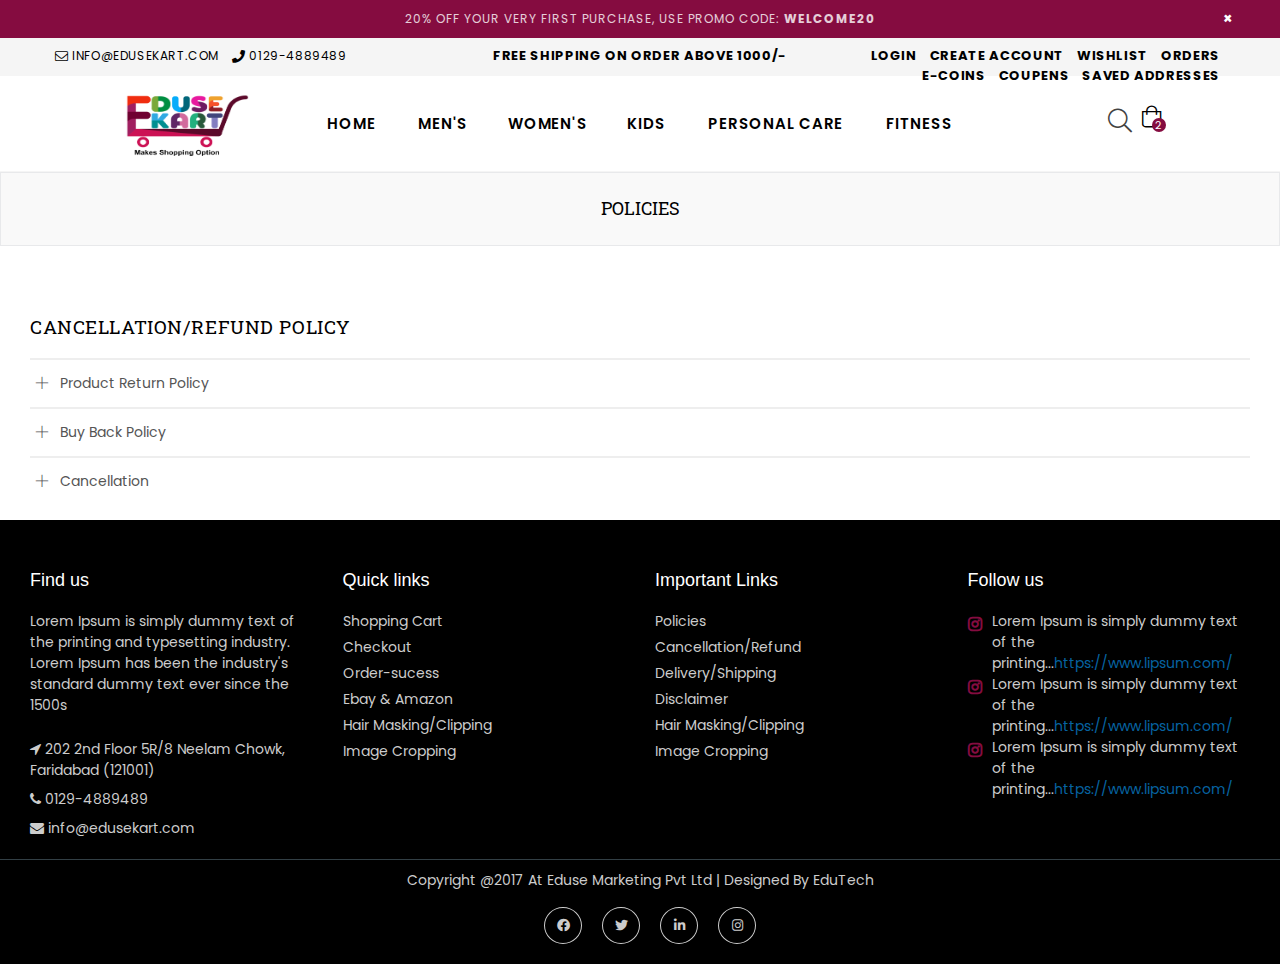
<file: refund.html>
<!DOCTYPE html> 
<html class="no-js" lang="en">

<head>
<meta http-equiv="Content-Type" content="text/html; charset=utf-8" />
<meta http-equiv="x-ua-compatible" content="ie=edge">
<title>EduseKart</title>
<meta name="description" content="description">
<meta name="viewport" content="width=device-width, initial-scale=1">
<!-- Favicon -->
<link rel="shortcut icon" href="assets/images/favicon.png" />
<!-- Plugins CSS -->
<link rel="stylesheet" href="assets/css/plugins.css">
<!-- Bootstap CSS -->
<link rel="stylesheet" href="assets/css/bootstrap.min.css">
<!-- Main Style CSS -->
<link rel="stylesheet" href="assets/css/style.css">
<link rel="stylesheet" href="assets/css/responsive.css">
<!-- Footer Style CSS -->
<link rel="stylesheet" href="https://use.fontawesome.com/releases/v5.2.0/css/all.css">
<link rel="stylesheet" href="https://cdnjs.cloudflare.com/ajax/libs/font-awesome/4.7.0/css/font-awesome.min.css">

</head>
<body class="template-index home2-default">
<div id="pre-loader">
    <img src="assets/images/loader.gif" alt="Loading..." />
</div>
<div class="pageWrapper">
    <!--Promotion Bar-->
    <div class="notification-bar mobilehide">
        <a href="#" class="notification-bar__message">20% off your very first purchase, use promo code: <b>WELCOME20</b></a>
        <span class="close-announcement">×</span>
    </div>
    <!--End Promotion Bar-->
    <!--Search Form Drawer-->
    <div class="search">
        <div class="search__form">
            <form class="search-bar__form" action="#">
                <button class="go-btn search__button" type="submit"><i class="icon anm anm-search-l"></i></button>
                <input class="search__input" type="search" name="q" value="" placeholder="Search entire store..." aria-label="Search" autocomplete="off">
            </form>
            <button type="button" class="search-trigger close-btn"><i class="anm anm-times-l"></i></button>
        </div>
    </div>
    <!--End Search Form Drawer-->
    <!--Top Header-->
    <div class="top-header">
        <div class="container-fluid">
            <div class="row">
                <div class="col-10 col-sm-8 col-md-5 col-lg-4">
                    <p class="phone-no"><i class="anm anm-envelope-l"></i><a href="mailto:+91-7888673594">  info@edusekart.com</a></p>
                    <p class="phone-no" style="margin-left: 10px;"><i class="anm anm-phone-s"></i><a href="tel:0129-4889489"> 0129-4889489</a></p>
                </div>
                <div class="col-sm-4 col-md-4 col-lg-4 d-none d-lg-none d-md-block d-lg-block">
                    <div class="text-center"><p class="top-header_middle-text">Free Shipping On order Above 1000/-</p></div>
                </div>
                <div class="col-2 col-sm-4 col-md-3 col-lg-4 text-right">
                    <span class="user-menu d-block d-lg-none"><i class="anm anm-user-al" aria-hidden="true"></i></span>
                    <ul class="customer-links list-inline">
                        <li><a href="#" data-toggle="modal" data-target="#myModal">Login</a></li>
                        <li><a href="register.html">Create Account</a></li>
                        <li><a href="wishlist.html">Wishlist</a></li>
                        <li><a href="#">Orders</a></li>
                        <li><a href="#">E-Coins</a></li>
                        <li><a href="#">Coupens</a></li>
                        <li><a href="#">Saved Addresses</a></li>
                    </ul>
                </div>
            </div>
        </div>
    </div>
    <!--End Top Header-->
    <!--Header-->
    <div class="header-wrap animated d-flex border-bottom">
        <div class="container-fluid" style="width:90%">        
            <div class="row align-items-center">
                <!--Desktop Logo-->
                <div class="logo col-md-2 col-lg-2 d-none d-lg-block">
                    <a href="index.html">
                        <img src="assets/images/logo.png" height="65" width="130"  alt="Belle Multipurpose Html Template" title="Belle Multipurpose Html Template" />
                    </a>
                </div>
                <!--End Desktop Logo-->
                <div class="col-3 col-sm-3 col-md-3 col-lg-8">
                    <div class="d-block d-lg-none">
                        <button type="button" class="btn--link site-header__menu js-mobile-nav-toggle mobile-nav--open">
                            <i class="icon anm anm-times-l"></i>
                            <i class="anm anm-bars-r"></i>
                        </button>
                    </div>
                    <!--Desktop Menu-->
                    <nav class="grid__item" id="AccessibleNav"><!-- for mobile -->
                        <ul id="siteNav" class="site-nav medium center hidearrow">
                            <li class="lvl1"><a href="#">Home </a></li>
                            <li class="lvl1 parent dropdown"><a href="#">Men's<i class="anm anm-angle-down-l"></i></a>
                          <ul class="dropdown">
                            <li><a href="blog-left-sidebar.html" class="site-nav">Left Sidebar</a></li>
                            <li><a href="blog-right-sidebar.html" class="site-nav">Right Sidebar</a></li>
                            <li><a href="blog-fullwidth.html" class="site-nav">Fullwidth</a></li>
                            <li><a href="blog-grid-view.html" class="site-nav">Gridview</a></li>
                            <li><a href="blog-article.html" class="site-nav">Article</a></li>
                          </ul>
                        </li><li class="lvl1 parent dropdown"><a href="#">Women's<i class="anm anm-angle-down-l"></i></a>
                          <ul class="dropdown">
                            <li><a href="blog-left-sidebar.html" class="site-nav">Left Sidebar</a></li>
                            <li><a href="blog-right-sidebar.html" class="site-nav">Right Sidebar</a></li>
                            <li><a href="blog-fullwidth.html" class="site-nav">Fullwidth</a></li>
                            <li><a href="blog-grid-view.html" class="site-nav">Gridview</a></li>
                            <li><a href="blog-article.html" class="site-nav">Article</a></li>
                          </ul>
                        </li><li class="lvl1 parent dropdown"><a href="#">Kids<i class="anm anm-angle-down-l"></i></a>
                          <ul class="dropdown">
                            <li><a href="blog-left-sidebar.html" class="site-nav">Left Sidebar</a></li>
                            <li><a href="blog-right-sidebar.html" class="site-nav">Right Sidebar</a></li>
                            <li><a href="blog-fullwidth.html" class="site-nav">Fullwidth</a></li>
                            <li><a href="blog-grid-view.html" class="site-nav">Gridview</a></li>
                            <li><a href="blog-article.html" class="site-nav">Article</a></li>
                          </ul>
                        </li>
                        <li class="lvl1 parent dropdown"><a href="#">Personal Care<i class="anm anm-angle-down-l"></i></a>
                          <ul class="dropdown">
                            <li><a href="blog-left-sidebar.html" class="site-nav">Left Sidebar</a></li>
                            <li><a href="blog-right-sidebar.html" class="site-nav">Right Sidebar</a></li>
                            <li><a href="blog-fullwidth.html" class="site-nav">Fullwidth</a></li>
                            <li><a href="blog-grid-view.html" class="site-nav">Gridview</a></li>
                            <li><a href="blog-article.html" class="site-nav">Article</a></li>
                          </ul>
                        </li>
                        <li class="lvl1 parent dropdown"><a href="#">Fitness<i class="anm anm-angle-down-l"></i></a>
                          <ul class="dropdown">
                            <li><a href="blog-left-sidebar.html" class="site-nav">Left Sidebar</a></li>
                            <li><a href="blog-right-sidebar.html" class="site-nav">Right Sidebar</a></li>
                            <li><a href="blog-fullwidth.html" class="site-nav">Fullwidth</a></li>
                            <li><a href="blog-grid-view.html" class="site-nav">Gridview</a></li>
                            <li><a href="blog-article.html" class="site-nav">Article</a></li>
                          </ul>
                        </li>
                      </ul>
                    </nav>
                    <!--End Desktop Menu-->
                </div>
                <!--Mobile Logo-->
                <div class="col-6 col-sm-6 col-md-6 col-lg-2 d-block d-lg-none mobile-logo">
                    <div class="logo">
                        <a href="index.html">
                            <img src="assets/images/logo.png" height="65" width="130" alt="Belle Multipurpose Html Template" title="Belle Multipurpose Html Template" />
                        </a>
                    </div>
                </div>
                <!--Mobile Logo-->
                <div class="col-3 col-sm-3 col-md-3 col-lg-2">
                    <div class="site-cart">
                        <a href="#" class="site-header__cart" title="Cart">
                            <i class="icon anm anm-bag-l"></i>
                            <span id="CartCount" class="site-header__cart-count" data-cart-render="item_count">2</span>
                        </a>
                        <!--Minicart Popup-->
                        <div id="header-cart" class="block block-cart">
                            <ul class="mini-products-list">
                                <li class="item">
                                    <a class="product-image" href="#">
                                        <img src="assets/images/product-images/cape-dress-1.jpg" alt="3/4 Sleeve Kimono Dress" title="" />
                                    </a>
                                    <div class="product-details">
                                        <a href="#" class="remove"><i class="anm anm-times-l" aria-hidden="true"></i></a>
                                        <a href="#" class="edit-i remove"><i class="anm anm-edit" aria-hidden="true"></i></a>
                                        <a class="pName" href="cart.html">Sleeve Kimono Dress</a>
                                        <div class="variant-cart">Black / XL</div>
                                        <div class="wrapQtyBtn">
                                            <div class="qtyField">
                                                <span class="label">Qty:</span>
                                                <a class="qtyBtn minus" href="javascript:void(0);"><i class="fa anm anm-minus-r" aria-hidden="true"></i></a>
                                                <input type="text" id="Quantity" name="quantity" value="1" class="product-form__input qty">
                                                <a class="qtyBtn plus" href="javascript:void(0);"><i class="fa anm anm-plus-r" aria-hidden="true"></i></a>
                                            </div>
                                        </div>
                                        <div class="priceRow">
                                            <div class="product-price">
                                                <span class="money">₹59.00</span>
                                            </div>
                                         </div>
                                    </div>
                                </li>
                                <li class="item">
                                    <a class="product-image" href="#">
                                        <img src="assets/images/product-images/cape-dress-2.jpg" alt="Elastic Waist Dress - Black / Small" title="" />
                                    </a>
                                    <div class="product-details">
                                        <a href="#" class="remove"><i class="anm anm-times-l" aria-hidden="true"></i></a>
                                        <a href="#" class="edit-i remove"><i class="anm anm-edit" aria-hidden="true"></i></a>
                                        <a class="pName" href="cart.html">Elastic Waist Dress</a>
                                        <div class="variant-cart">Gray / XXL</div>
                                        <div class="wrapQtyBtn">
                                            <div class="qtyField">
                                                <span class="label">Qty:</span>
                                                <a class="qtyBtn minus" href="javascript:void(0);"><i class="fa anm anm-minus-r" aria-hidden="true"></i></a>
                                                <input type="text" id="Quantity" name="quantity" value="1" class="product-form__input qty">
                                                <a class="qtyBtn plus" href="javascript:void(0);"><i class="fa anm anm-plus-r" aria-hidden="true"></i></a>
                                            </div>
                                        </div>
                                        <div class="priceRow">
                                            <div class="product-price">
                                                <span class="money">₹99.00</span>
                                            </div>
                                        </div>
                                    </div>
                                </li>
                            </ul>
                            <div class="total">
                                <div class="total-in">
                                    <span class="label">Cart Subtotal:</span><span class="product-price"><span class="money">₹748.00</span></span>
                                </div>
                                 <div class="buttonSet text-center">
                                    <a href="cart.html" class="btn btn-secondary btn--small">View Cart</a>
                                    <a href="checkout.html" class="btn btn-secondary btn--small">Checkout</a>
                                </div>
                            </div>
                        </div>
                        <!--End Minicart Popup-->
                    </div>
                    <div class="site-header__search">
                        <button type="button" class="search-trigger"><i class="icon anm anm-search-l"></i></button>
                    </div>
                </div>
            </div>
        </div>
    </div>
    <!--End Header-->
    
    <!--Mobile Menu-->
    <div class="mobile-nav-wrapper" role="navigation">
        <div class="closemobileMenu"><i class="icon anm anm-times-l pull-right"></i> Close Menu</div>
        <ul id="MobileNav" class="mobile-nav">
            <li class="lvl1 parent megamenu"><a href="index.html">Home <i class="anm anm-plus-l"></i></a>
          <ul>
            <li><a href="#" class="site-nav">Home Group 1<i class="anm anm-plus-l"></i></a>
              <ul>
                <li><a href="index.html" class="site-nav">Home 1 - Classic</a></li>
                <li><a href="home2-default.html" class="site-nav">Home 2 - Default</a></li>
                <li><a href="home15-funiture.html" class="site-nav">Home 15 - Furniture </a></li>
                <li><a href="home3-boxed.html" class="site-nav">Home 3 - Boxed</a></li>
                <li><a href="home4-fullwidth.html" class="site-nav">Home 4 - Fullwidth</a></li>
                <li><a href="home5-cosmetic.html" class="site-nav">Home 5 - Cosmetic</a></li>
                <li><a href="home6-modern.html" class="site-nav">Home 6 - Modern</a></li>
                <li><a href="home7-shoes.html" class="site-nav last">Home 7 - Shoes</a></li>
              </ul>
            </li>
            <li><a href="#" class="site-nav">Home Group 2<i class="anm anm-plus-l"></i></a>
              <ul>
                <li><a href="home8-jewellery.html" class="site-nav">Home 8 - Jewellery</a></li>
                <li><a href="home9-parallax.html" class="site-nav">Home 9 - Parallax</a></li>
                <li><a href="home10-minimal.html" class="site-nav">Home 10 - Minimal</a></li>
                <li><a href="home11-grid.html" class="site-nav">Home 11 - Grid</a></li>
                <li><a href="home12-category.html" class="site-nav">Home 12 - Category</a></li>
                <li><a href="home13-auto-parts.html" class="site-nav">Home 13 - Auto Parts</a></li>
                <li><a href="home14-bags.html" class="site-nav last">Home 14 - Bags</a></li>
              </ul>
            </li>
            <li><a href="#" class="site-nav">New Sections<i class="anm anm-plus-l"></i></a>
              <ul>
                <li><a href="home11-grid.html" class="site-nav">Image Gallery</a></li>
                <li><a href="home5-cosmetic.html" class="site-nav">Featured Product</a></li>
                <li><a href="home7-shoes.html" class="site-nav">Columns with Items</a></li>
                <li><a href="home6-modern.html" class="site-nav">Text columns with images</a></li>
                <li><a href="home2-default.html" class="site-nav">Products Carousel</a></li>
                <li><a href="home9-parallax.html" class="site-nav last">Parallax Banner</a></li>
              </ul>
            </li>
            <li><a href="#" class="site-nav">New Features<i class="anm anm-plus-l"></i></a>
              <ul>
                <li><a href="home13-auto-parts.html" class="site-nav">Top Information Bar </a></li>
                <li><a href="#" class="site-nav">Age Varification </a></li>
                <li><a href="#" class="site-nav">Footer Blocks</a></li>
                <li><a href="#" class="site-nav">2 New Megamenu style</a></li>
                <li><a href="#" class="site-nav">Show Total Savings </a></li>
                <li><a href="#" class="site-nav">New Custom Icons</a></li>
                <li><a href="#" class="site-nav last">Auto Currency</a></li>
              </ul>
            </li>
          </ul>
        </li>
            <li class="lvl1 parent megamenu"><a href="#">Shop <i class="anm anm-plus-l"></i></a>
          <ul>
            <li><a href="#" class="site-nav">Shop Pages<i class="anm anm-plus-l"></i></a>
              <ul>
                <li><a href="shop-left-sidebar.html" class="site-nav">Left Sidebar</a></li>
                <li><a href="shop-right-sidebar.html" class="site-nav">Right Sidebar</a></li>
                <li><a href="shop-fullwidth.html" class="site-nav">Fullwidth</a></li>
                <li><a href="shop-grid-3.html" class="site-nav">3 items per row</a></li>
                <li><a href="shop-grid-4.html" class="site-nav">4 items per row</a></li>
                <li><a href="shop-grid-5.html" class="site-nav">5 items per row</a></li>
                <li><a href="shop-grid-6.html" class="site-nav">6 items per row</a></li>
                <li><a href="shop-grid-7.html" class="site-nav">7 items per row</a></li>
                <li><a href="shop-listview.html" class="site-nav last">Product Listview</a></li>
              </ul>
            </li>
            <li><a href="#" class="site-nav">Shop Features<i class="anm anm-plus-l"></i></a>
              <ul>
                <li><a href="shop-left-sidebar.html" class="site-nav">Product Countdown </a></li>
                <li><a href="shop-right-sidebar.html" class="site-nav">Infinite Scrolling</a></li>
                <li><a href="shop-grid-3.html" class="site-nav">Pagination - Classic</a></li>
                <li><a href="shop-grid-6.html" class="site-nav">Pagination - Load More</a></li>
                <li><a href="product-labels.html" class="site-nav">Dynamic Product Labels</a></li>
                <li><a href="product-swatches-style.html" class="site-nav">Product Swatches </a></li>
                <li><a href="product-hover-info.html" class="site-nav">Product Hover Info</a></li>
                <li><a href="shop-grid-3.html" class="site-nav">Product Reviews</a></li>
                <li><a href="shop-left-sidebar.html" class="site-nav last">Discount Label </a></li>
              </ul>
            </li>
          </ul>
        </li>
            <li class="lvl1 parent megamenu"><a href="product-layout-1.html">Product <i class="anm anm-plus-l"></i></a>
          <ul>
            <li><a href="product-layout-1.html" class="site-nav">Product Page<i class="anm anm-plus-l"></i></a>
              <ul>
                <li><a href="product-layout-1.html" class="site-nav">Product Layout 1</a></li>
                <li><a href="product-layout-2.html" class="site-nav">Product Layout 2</a></li>
                <li><a href="product-layout-3.html" class="site-nav">Product Layout 3</a></li>
                <li><a href="product-with-left-thumbs.html" class="site-nav">Product With Left Thumbs</a></li>
                <li><a href="product-with-right-thumbs.html" class="site-nav">Product With Right Thumbs</a></li>
                <li><a href="product-with-bottom-thumbs.html" class="site-nav last">Product With Bottom Thumbs</a></li>
              </ul>
            </li>
            <li><a href="short-description.html" class="site-nav">Product Features<i class="anm anm-plus-l"></i></a>
              <ul>
                <li><a href="short-description.html" class="site-nav">Short Description</a></li>
                <li><a href="product-countdown.html" class="site-nav">Product Countdown</a></li>
                <li><a href="product-video.html" class="site-nav">Product Video</a></li>
                <li><a href="product-quantity-message.html" class="site-nav">Product Quantity Message</a></li>
                <li><a href="product-visitor-sold-count.html" class="site-nav">Product Visitor/Sold Count </a></li>
                <li><a href="product-zoom-lightbox.html" class="site-nav last">Product Zoom/Lightbox </a></li>
              </ul>
            </li>
            <li><a href="#" class="site-nav">Product Features<i class="anm anm-plus-l"></i></a>
              <ul>
                <li><a href="product-with-variant-image.html" class="site-nav">Product with Variant Image</a></li>
                <li><a href="product-with-color-swatch.html" class="site-nav">Product with Color Swatch</a></li>
                <li><a href="product-with-image-swatch.html" class="site-nav">Product with Image Swatch</a></li>
                <li><a href="product-with-dropdown.html" class="site-nav">Product with Dropdown</a></li>
                <li><a href="product-with-rounded-square.html" class="site-nav">Product with Rounded Square</a></li>
                <li><a href="swatches-style.html" class="site-nav last">Product Swatches All Style</a></li>
              </ul>
            </li>
            <li><a href="#" class="site-nav">Product Features<i class="anm anm-plus-l"></i></a>
              <ul>
                <li><a href="product-accordion.html" class="site-nav">Product Accordion</a></li>
                <li><a href="product-pre-orders.html" class="site-nav">Product Pre-orders </a></li>
                <li><a href="product-labels-detail.html" class="site-nav">Product Labels</a></li>
                <li><a href="product-discount.html" class="site-nav">Product Discount In %</a></li>
                <li><a href="product-shipping-message.html" class="site-nav">Product Shipping Message</a></li>
                <li><a href="product-shipping-message.html" class="site-nav last">Size Guide </a></li>
              </ul>
            </li>
          </ul>
        </li>
            <li class="lvl1 parent megamenu"><a href="about-us.html">Pages <i class="anm anm-plus-l"></i></a>
          <ul>
            <li><a href="cart-variant1.html" class="site-nav">Cart Page <i class="anm anm-plus-l"></i></a>
                <ul class="dropdown">
                    <li><a href="cart-variant1.html" class="site-nav">Cart Variant1</a></li>
                    <li><a href="cart-variant2.html" class="site-nav">Cart Variant2</a></li>
                 </ul>
            </li>
            <li><a href="compare-variant1.html" class="site-nav">Compare Product <i class="anm anm-plus-l"></i></a>
                <ul class="dropdown">
                    <li><a href="compare-variant1.html" class="site-nav">Compare Variant1</a></li>
                    <li><a href="compare-variant2.html" class="site-nav">Compare Variant2</a></li>
                 </ul>
            </li>
            <li><a href="checkout.html" class="site-nav">Checkout</a></li>
            <li><a href="about-us.html" class="site-nav">About Us<span class="lbl nm_label1">New</span></a></li>
            <li><a href="contact-us.html" class="site-nav">Contact Us</a></li>
            <li><a href="faqs.html" class="site-nav">FAQs</a></li>
            <li><a href="lookbook1.html" class="site-nav">Lookbook<i class="anm anm-plus-l"></i></a>
              <ul>
                <li><a href="lookbook1.html" class="site-nav">Style 1</a></li>
                <li><a href="lookbook2.html" class="site-nav last">Style 2</a></li>
              </ul>
            </li>
            <li><a href="404.html" class="site-nav">404</a></li>
            <li><a href="coming-soon.html" class="site-nav">Coming soon<span class="lbl nm_label1">New</span></a></li>
          </ul>
        </li>
            <li class="lvl1 parent megamenu"><a href="blog-left-sidebar.html">Account<i class="anm anm-plus-l"></i></a>
          <ul>
            <li><a href="blog-left-sidebar.html" class="site-nav">Orders</a></li>
            <li><a href="blog-right-sidebar.html" class="site-nav">Wishlist</a></li>
            <li><a href="blog-fullwidth.html" class="site-nav">Gift Cards</a></li>
            <li><a href="blog-grid-view.html" class="site-nav">E-Coins</a></li>
            <li><a href="blog-article.html" class="site-nav">Coupens</a></li>
            <li><a href="blog-article.html" class="site-nav">Saved Addresses</a></li>
          </ul>
        </li>
            <li class="lvl1"><a href="#"><b>Login</b></a>
            <li class="lvl1"><a href="#"><b>Register</b></a>
        </li>
      </ul>
    </div>
    <!--End Mobile Menu-->
<!--------------------------End Header------------------------------------->
<!--------------------------End Header------------------------------------->
<!--------------------------End Header------------------------------------->

    
    <!--Body Content-->
    <div id="page-content">
    	<!--Page Title-->
    	<div class="page section-header text-center">
			<div class="page-title">
        		<div class="wrapper"><h1 class="page-width">Policies</h1></div>
      		</div>
		</div>
        <div class="container">
        	<div class="row">
                <div class="col-12 col-sm-12 col-md-12 col-lg-12 main-col">
                	<div id="accordionExample">
                        <h2 class="title h2">Cancellation/Refund Policy</h2>
                        <div class="faq-body">
                            <h4 class="panel-title" data-toggle="collapse" data-target="#collapseOne" aria-expanded="false" aria-controls="collapseOne">Product Return Policy</h4>
                            <div id="collapseOne" class="collapse panel-content" data-parent="#accordionExample">In case of any dissatisfaction, manufacturing or packaging defect, customers/Distributors can return/exchange the product. The customers/Distributors must contact the Distributor/Company from whom they had purchased the same, within 30 days from the date of purchase. They have to provide a reason and return the said products. In case the customer returns the product, it is the distributor's obligation to satisfy the customer’s need for money refund or replacements of products.
                            <br>The Distributor can then return these products, with original Invoice to the Company. The Company will replace these products free of cost or if the distributor does not want the same products, the Company will give a cash voucher of the same amount, which can be used by the Distributor for purchasing products of their choice.
                            <br>• Product Return Form
                            <br>• Reason for return
                            <br>• Copy of Invoice
                            <br>• Products to be returned
                            </div>
                        </div>
                        <div class="faq-body">
                            <h4 class="panel-title" data-toggle="collapse" data-target="#collapseTwo" aria-expanded="false" aria-controls="collapseTwo">Buy Back Policy</h4>
                            <div id="collapseTwo" class="collapse panel-content">The Company provides a Buy Back Policy to the distributor who wishes to resign from his/her distributorship and return any Eduse products that are in good condition, useable, resaleable, restock-able, unopened, unaltered and must have a shelf life of at least four months.
                            <br>If the Distributor resigns within 30 days from the purchase of the products, Eduse shall provide a full refund for the products to the Distributor.
                            <br>If the Distributor resigns from his/her distributorship after the expiry of 30 days from the date of purchase of products from Eduse, the amount refunded will be equal to distributor cost of the products being returned, less total bonus paid out by the Company on the original purchase, less 10% service charge.
                            <br>The Buy Back policy is designed to impose upon the sponsor and the Company the obligation to ensure that the distributor is buying products wisely.
                        </div>
                        <div class="faq-body">
                            <h4 class="panel-title" data-toggle="collapse" data-target="#collapseThree" aria-expanded="false" aria-controls="collapseThree">Cancellation</h4>
                            <div class="panel-content collapse" id="collapseThree">For Cancellation of confirmed/placed order please Contact Us on our helpline no : +91-0129-4889489 or write to us at info@edusekart.com</div>
                        </div>
                    </div>
               	</div>
            </div>
        </div>
        
    </div>
    <!--End Body Content-->
    
<!----------------------------Footer------------------------>
<!----------------------------Footer------------------------>
<!----------------------------Footer------------------------>
<footer class="footer">
<div class="container bottom_border">
<div class="row">
<div class=" col-sm-4 col-md col-sm-4  col-12 col">
<h5 class="headin5_amrc col_white_amrc pt2">Find us</h5>
<!--headin5_amrc-->
<p class="mb10">Lorem Ipsum is simply dummy text of the printing and typesetting industry. Lorem Ipsum has been the industry's standard dummy text ever since the 1500s</p>
<p><i class="fa fa-location-arrow"></i>  202 2nd Floor 5R/8 Neelam Chowk, Faridabad (121001)</p>
<p><i class="fa fa-phone"></i>  0129-4889489</p>
<p><i class="fa fa fa-envelope"></i> info@edusekart.com  </p>


</div>


<div class=" col-sm-4 col-md  col-6 col">
<h5 class="headin5_amrc col_white_amrc pt2">Quick links</h5>
<!--headin5_amrc-->
<ul class="footer_ul_amrc">
<li><a href="cart.html">Shopping Cart</a></li>
<li><a href="checkout.html">Checkout</a></li>
<li><a href="order-success">Order-sucess</a></li>
<li><a href="#">Ebay & Amazon</a></li>
<li><a href="#">Hair Masking/Clipping</a></li>
<li><a href="#">Image Cropping</a></li>
</ul>
<!--footer_ul_amrc ends here-->
</div>


<div class=" col-sm-4 col-md  col-6 col">
<h5 class="headin5_amrc col_white_amrc pt2">Important Links</h5>
<!--headin5_amrc-->
<ul class="footer_ul_amrc">
<li><a href="policies.html">Policies</a></li>
<li><a href="refund.html">Cancellation/Refund</a></li>
<li><a href="shipping.html">Delivery/Shipping</a></li>
<li><a href="disclaimer.html">Disclaimer</a></li>
<li><a href="http://webenlance.com">Hair Masking/Clipping</a></li>
<li><a href="http://webenlance.com">Image Cropping</a></li>
</ul>
<!--footer_ul_amrc ends here-->
</div>


<div class=" col-sm-4 col-md  col-12 col">
<h5 class="headin5_amrc col_white_amrc pt2">Follow us</h5>
<!--headin5_amrc ends here-->

<ul class="footer_ul2_amrc">
<li><a href="#"><i class="fab fa-instagram fleft padding-right"></i> </a><p>Lorem Ipsum is simply dummy text of the printing...<a href="#">https://www.lipsum.com/</a></p></li>
<li><a href="#"><i class="fab fa-instagram fleft padding-right"></i> </a><p>Lorem Ipsum is simply dummy text of the printing...<a href="#">https://www.lipsum.com/</a></p></li>
<li><a href="#"><i class="fab fa-instagram fleft padding-right"></i> </a><p>Lorem Ipsum is simply dummy text of the printing...<a href="#">https://www.lipsum.com/</a></p></li>
</ul>
<!--footer_ul2_amrc ends here-->
</div>
</div>
</div>


<div class="container">
<!--foote_bottom_ul_amrc ends here-->
<p class="text-center">Copyright @2017 At Eduse Marketing Pvt Ltd | Designed By <a href="#">EduTech</a></p>

<ul class="social_footer_ul">
<li><a href="http://webenlance.com"><i class="fab fa-facebook-f"></i></a></li>
<li><a href="http://webenlance.com"><i class="fab fa-twitter"></i></a></li>
<li><a href="http://webenlance.com"><i class="fab fa-linkedin"></i></a></li>
<li><a href="http://webenlance.com"><i class="fab fa-instagram"></i></a></li>
</ul>
<!--social_footer_ul ends here-->
</div>

</footer>
    <!--End Footer-->
    <!--Scoll Top-->
    <span id="site-scroll"><i class="icon anm anm-angle-up-r"></i></span>
    <!--End Scoll Top-->
    

    <!--Quick View popup-->
    <div class="modal fade quick-view-popup" id="content_quickview">
        <div class="modal-dialog">
            <div class="modal-content">
                <div class="modal-body">
                    <div id="ProductSection-product-template" class="product-template__container prstyle1">
                <div class="product-single">
                <!-- Start model close -->
                <a href="javascript:void()" data-dismiss="modal" class="model-close-btn pull-right" title="close"><span class="icon icon anm anm-times-l"></span></a>
                <!-- End model close -->
                <div class="row">
                    <div class="col-lg-6 col-md-6 col-sm-12 col-12">
                        <div class="product-details-img">
                            <div class="pl-20">
                                <img src="assets/images/product-detail-page/camelia-reversible-big1.jpg" alt="" />
                            </div>
                        </div>
                    </div>
                    <div class="col-lg-6 col-md-6 col-sm-12 col-12">
                            <div class="product-single__meta">
                                <h2 class="product-single__title">Product Quick View Popup</h2>
                                <div class="prInfoRow">
                                    <div class="product-stock"> <span class="instock ">In Stock</span> <span class="outstock hide">Unavailable</span> </div>
                                    <div class="product-sku">SKU: <span class="variant-sku">19115-rdxs</span></div>
                                </div>
                                <p class="product-single__price product-single__price-product-template">
                                    <span class="visually-hidden">Regular price</span>
                                    <s id="ComparePrice-product-template"><span class="money">₹600.00</span></s>
                                    <span class="product-price__price product-price__price-product-template product-price__sale product-price__sale--single">
                                        <span id="ProductPrice-product-template"><span class="money">₹500.00</span></span>
                                    </span>
                                </p>
                                <div class="product-single__description rte">
                                    Belle Multipurpose Bootstrap 4 Html Template that will give you and your customers a smooth shopping experience which can be used for various kinds of stores such as fashion,...
                                </div>
                                
                            <form method="post" action="http://annimexweb.com/cart/add" id="product_form_10508262282" accept-charset="UTF-8" class="product-form product-form-product-template hidedropdown" enctype="multipart/form-data">
                                <div class="swatch clearfix swatch-0 option1" data-option-index="0">
                                    <div class="product-form__item">
                                      <label class="header">Color: <span class="slVariant">Red</span></label>
                                      <div data-value="Red" class="swatch-element color red available">
                                        <input class="swatchInput" id="swatch-0-red" type="radio" name="option-0" value="Red">
                                        <label class="swatchLbl color medium rectangle" for="swatch-0-red" style="background-image:url(assets/images/product-detail-page/variant1-1.jpg);" title="Red"></label>
                                      </div>
                                      <div data-value="Blue" class="swatch-element color blue available">
                                        <input class="swatchInput" id="swatch-0-blue" type="radio" name="option-0" value="Blue">
                                        <label class="swatchLbl color medium rectangle" for="swatch-0-blue" style="background-image:url(assets/images/product-detail-page/variant1-2.jpg);" title="Blue"></label>
                                      </div>
                                      <div data-value="Green" class="swatch-element color green available">
                                        <input class="swatchInput" id="swatch-0-green" type="radio" name="option-0" value="Green">
                                        <label class="swatchLbl color medium rectangle" for="swatch-0-green" style="background-image:url(assets/images/product-detail-page/variant1-3.jpg);" title="Green"></label>
                                      </div>
                                      <div data-value="Gray" class="swatch-element color gray available">
                                        <input class="swatchInput" id="swatch-0-gray" type="radio" name="option-0" value="Gray">
                                        <label class="swatchLbl color medium rectangle" for="swatch-0-gray" style="background-image:url(assets/images/product-detail-page/variant1-4.jpg);" title="Gray"></label>
                                      </div>
                                    </div>
                                </div>
                                <div class="swatch clearfix swatch-1 option2" data-option-index="1">
                                    <div class="product-form__item">
                                      <label class="header">Size: <span class="slVariant">XS</span></label>
                                      <div data-value="XS" class="swatch-element xs available">
                                        <input class="swatchInput" id="swatch-1-xs" type="radio" name="option-1" value="XS">
                                        <label class="swatchLbl medium rectangle" for="swatch-1-xs" title="XS">XS</label>
                                      </div>
                                      <div data-value="S" class="swatch-element s available">
                                        <input class="swatchInput" id="swatch-1-s" type="radio" name="option-1" value="S">
                                        <label class="swatchLbl medium rectangle" for="swatch-1-s" title="S">S</label>
                                      </div>
                                      <div data-value="M" class="swatch-element m available">
                                        <input class="swatchInput" id="swatch-1-m" type="radio" name="option-1" value="M">
                                        <label class="swatchLbl medium rectangle" for="swatch-1-m" title="M">M</label>
                                      </div>
                                      <div data-value="L" class="swatch-element l available">
                                        <input class="swatchInput" id="swatch-1-l" type="radio" name="option-1" value="L">
                                        <label class="swatchLbl medium rectangle" for="swatch-1-l" title="L">L</label>
                                      </div>
                                    </div>
                                </div>
                                <!-- Product Action -->
                                <div class="product-action clearfix">
                                    <div class="product-form__item--quantity">
                                        <div class="wrapQtyBtn">
                                            <div class="qtyField">
                                                <a class="qtyBtn minus" href="javascript:void(0);"><i class="fa anm anm-minus-r" aria-hidden="true"></i></a>
                                                <input type="text" id="Quantity" name="quantity" value="1" class="product-form__input qty">
                                                <a class="qtyBtn plus" href="javascript:void(0);"><i class="fa anm anm-plus-r" aria-hidden="true"></i></a>
                                            </div>
                                        </div>
                                    </div>                                
                                    <div class="product-form__item--submit">
                                        <button type="button" name="add" class="btn product-form__cart-submit">
                                            <span>Add to cart</span>
                                        </button>
                                    </div>
                                </div>
                                <!-- End Product Action -->
                            </form>
                            <div class="display-table shareRow">
                                <div class="display-table-cell">
                                    <div class="wishlist-btn">
                                        <a class="wishlist add-to-wishlist" href="#" title="Add to Wishlist"><i class="icon anm anm-heart-l" aria-hidden="true"></i> <span>Add to Wishlist</span></a>
                                    </div>
                                </div>
                            </div>
                        </div>
                </div>
            </div>
                <!--End-product-single-->
                </div>
            </div>
                </div>
            </div>
        </div>
    </div>
    <!--End Quick View popup-->
    <!-- Login Modal -->
<div id="myModal" class="modal fade" role="dialog">
<div class="modal-dialog">
<!-- Modal content-->
<div class="modal-content">
<div class="modal-header">
<button type="button" class="close" data-dismiss="modal">&times;</button>
</div>
<div class="modal-body">
    <h3 style="text-align: center; color: #850c40;">Sign In</h3>
        <div class="row d-flex">
            <div class="col-lg-12">
                <div class="card2 card border-0 px-4 py-5">
                    <div class="row mb-4 px-3" style="margin: auto;">
                        <h6 class="mb-0 mr-4 mt-2">Sign in with</h6>
                        <div class="facebook text-center mr-3"><div class="fa fa-facebook"></div></div>
                        <div class="google text-center mr-3"><div class="fa fa-google"></div></div>
                        <div class="instagram text-center mr-3"><div class="fa fa-instagram"></div></div>
                    </div>
                    <div class="row px-3 mb-4">
                        <div class="line"></div>
                        <small class="or text-center">Or</small>
                        <div class="line"></div>
                    </div>
                    <div class="row px-3">
                        <label class="mb-1"><h6 class="mb-0 text-sm">Email Address</h6></label>
                        <input class="mb-4" type="text" name="email" placeholder="Enter a valid email address">
                    </div>
                    <div class="row px-3">
                        <label class="mb-1"><h6 class="mb-0 text-sm">Password</h6></label>
                        <input type="password" name="password" placeholder="Enter password" id="txtPassword" >
                        <p id="btnToggle" class="show-password">Show Password</p>
                    </div>
                    <div class="forgot">
                    <div class="row px-3 mb-4">
                        <div class="custom-control custom-checkbox custom-control-inline">
                            <input id="chk1" type="checkbox" name="chk" class="custom-control-input"> 
                            <label for="chk1" class="custom-control-label text-sm">Remember me</label>
                        </div>
                        <a href="#" class="ml-auto mb-0 text-sm">Forgot Password?</a>
                    </div>
                    <div class="row mb-3 px-3">
                        <button type="submit" class="btn btn-blue text-center">Login</button>
                    </div>
                    <div class="row mb-4 px-3">
                        <small class="font-weight-bold">Don't have an account? <a href="register.html">Register</a></small>
                    </div>
                    </div>
                </div>
            </div>
        </div>
    </div>
</div>
</div>
</div>
    
     <!-- Including Jquery -->
     <script src="assets/js/vendor/jquery-3.3.1.min.js"></script>
     <script src="assets/js/vendor/modernizr-3.6.0.min.js"></script>
     <script src="assets/js/vendor/jquery.cookie.js"></script>
     <script src="assets/js/vendor/wow.min.js"></script>
     <!-- Including Javascript -->
     <script src="assets/js/bootstrap.min.js"></script>
     <script src="assets/js/plugins.js"></script>
     <script src="assets/js/popper.min.js"></script>
     <script src="assets/js/lazysizes.js"></script>
     <script src="assets/js/main.js"></script>
     <!--Footer Scripts-->
     
     <!--For Newsletter Popup-->
     <script>
        jQuery(document).ready(function(){  
          jQuery('.closepopup').on('click', function () {
              jQuery('#popup-container').fadeOut();
              jQuery('#modalOverly').fadeOut();
          });
          
          var visits = jQuery.cookie('visits') || 0;
          visits++;
          jQuery.cookie('visits', visits, { expires: 1, path: '/' });
          console.debug(jQuery.cookie('visits')); 
          if ( jQuery.cookie('visits') > 1 ) {
            jQuery('#modalOverly').hide();
            jQuery('#popup-container').hide();
          } else {
              var pageHeight = jQuery(document).height();
              jQuery('<div id="modalOverly"></div>').insertBefore('body');
              jQuery('#modalOverly').css("height", pageHeight);
              jQuery('#popup-container').show();
          }
          if (jQuery.cookie('noShowWelcome')) { jQuery('#popup-container').hide(); jQuery('#active-popup').hide(); }
        }); 
        
        jQuery(document).mouseup(function(e){
          var container = jQuery('#popup-container');
          if( !container.is(e.target)&& container.has(e.target).length === 0)
          {
            container.fadeOut();
            jQuery('#modalOverly').fadeIn(200);
            jQuery('#modalOverly').hide();
          }
        });
        
        /*--------------------------------------
            Promotion / Notification Cookie Bar 
          -------------------------------------- */
          if(Cookies.get('promotion') != 'true') {   
             ₹(".notification-bar").show();         
          }
          ₹(".close-announcement").on('click',function() {
            ₹(".notification-bar").slideUp();  
            Cookies.set('promotion', 'true', { expires: 1});  
            return false;
          });
    </script>
    <script>
        let passwordInput = document.getElementById('txtPassword'),
  toggle = document.getElementById('btnToggle');

function togglePassword() {  
  if (passwordInput.type === 'password') {
    passwordInput.type = 'text';
    toggle.innerHTML = 'Hide Paswword';
  } else {
    passwordInput.type = 'password';
    toggle.innerHTML = 'Show Password';
  }
}
(function () {
  toggle.addEventListener('click', togglePassword, false);
})();
    </script>
    <!--End For Newsletter Popup-->
</div>
</body>

</html>
</file>
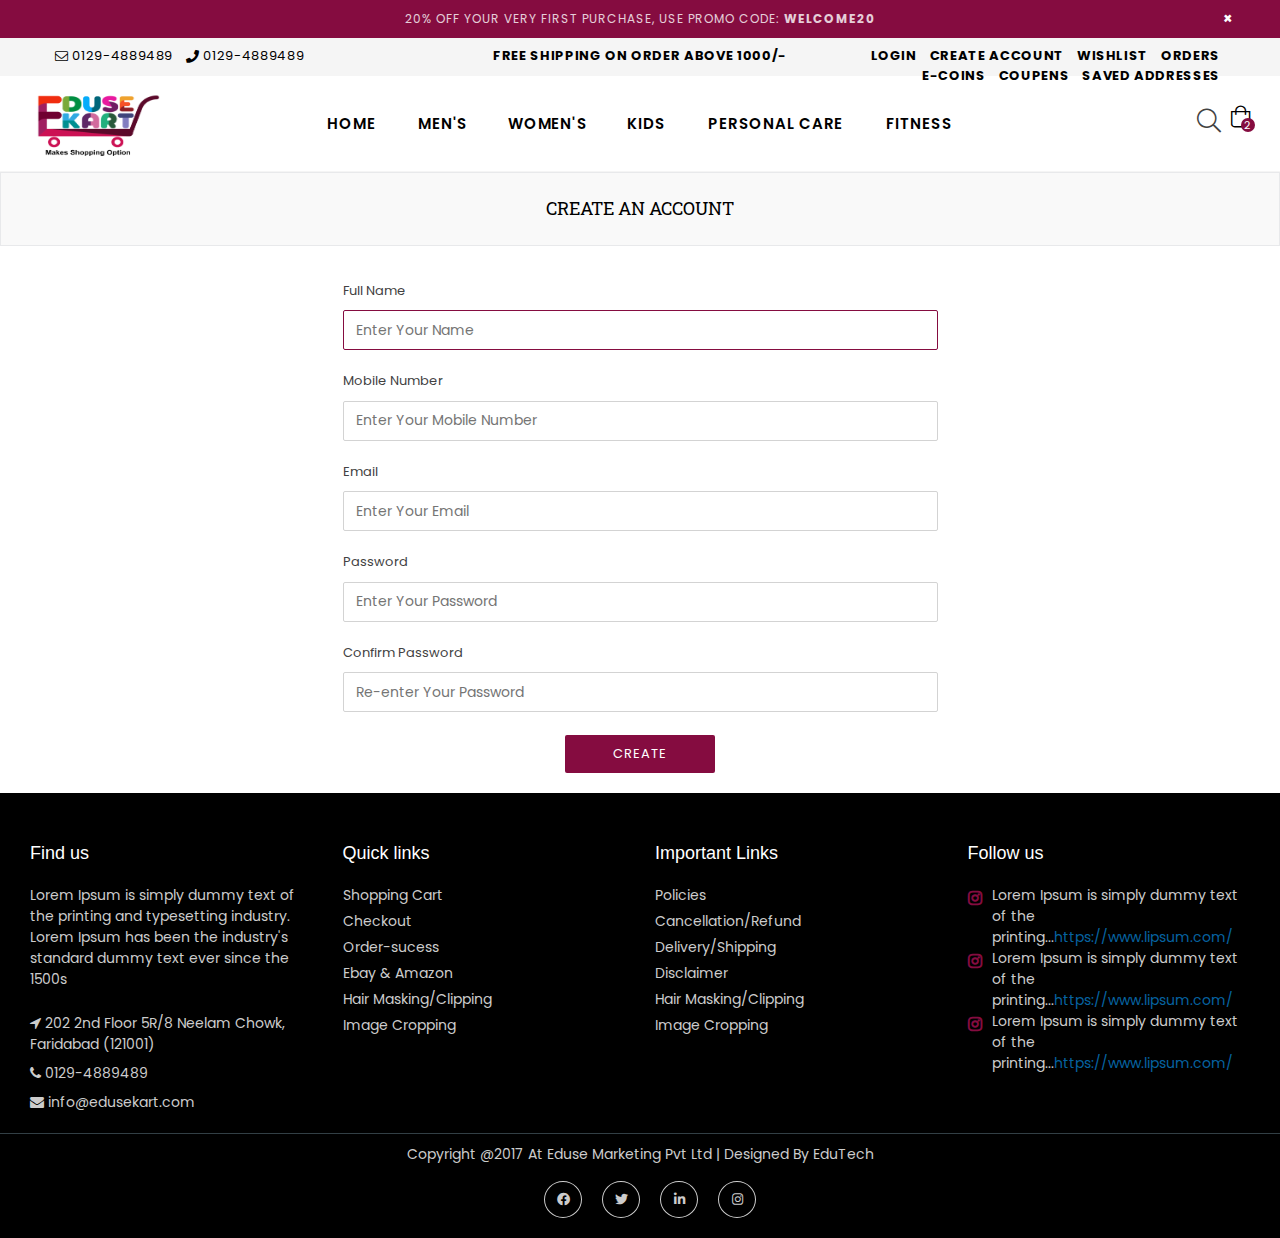
<file: register.html>
<!DOCTYPE html> 
<html class="no-js" lang="en">

<!-- belle/home2-default.html   11 Nov 2019 12:22:28 GMT -->
<head>
<meta http-equiv="Content-Type" content="text/html; charset=utf-8" />
<meta http-equiv="x-ua-compatible" content="ie=edge">
<title>EduseKart</title>
<meta name="description" content="description">
<meta name="viewport" content="width=device-width, initial-scale=1">
<!-- Favicon -->
<link rel="shortcut icon" href="assets/images/favicon.png" />
<!-- Plugins CSS -->
<link rel="stylesheet" href="assets/css/plugins.css">
<!-- Bootstap CSS -->
<link rel="stylesheet" href="assets/css/bootstrap.min.css">
<!-- Main Style CSS -->
<link rel="stylesheet" href="assets/css/style.css">
<link rel="stylesheet" href="assets/css/responsive.css">
<!-- Footer Style CSS -->
<link rel="stylesheet" href="https://use.fontawesome.com/releases/v5.2.0/css/all.css">
<link rel="stylesheet" href="https://cdnjs.cloudflare.com/ajax/libs/font-awesome/4.7.0/css/font-awesome.min.css">

</head>
<body class="template-index home2-default">
<div id="pre-loader">
    <img src="assets/images/loader.gif" alt="Loading..." />
</div>
<div class="pageWrapper">
    <!--Promotion Bar-->
    <div class="notification-bar mobilehide">
        <a href="#" class="notification-bar__message">20% off your very first purchase, use promo code: <b>WELCOME20</b></a>
        <span class="close-announcement">×</span>
    </div>
    <!--End Promotion Bar-->
    <!--Search Form Drawer-->
    <div class="search">
        <div class="search__form">
            <form class="search-bar__form" action="#">
                <button class="go-btn search__button" type="submit"><i class="icon anm anm-search-l"></i></button>
                <input class="search__input" type="search" name="q" value="" placeholder="Search entire store..." aria-label="Search" autocomplete="off">
            </form>
            <button type="button" class="search-trigger close-btn"><i class="anm anm-times-l"></i></button>
        </div>
    </div>
    <!--End Search Form Drawer-->
    <!--Top Header-->
    <div class="top-header">
        <div class="container-fluid">
            <div class="row">
                <div class="col-10 col-sm-8 col-md-5 col-lg-4">
                    <p class="phone-no"><i class="anm anm-envelope-l"></i> 0129-4889489</p>
                    <p class="phone-no" style="margin-left: 10px;"><i class="anm anm-phone-s"></i> 0129-4889489</p>
                </div>
                <div class="col-sm-4 col-md-4 col-lg-4 d-none d-lg-none d-md-block d-lg-block">
                    <div class="text-center"><p class="top-header_middle-text">Free Shipping On order Above 1000/-</p></div>
                </div>
                <div class="col-2 col-sm-4 col-md-3 col-lg-4 text-right">
                    <span class="user-menu d-block d-lg-none"><i class="anm anm-user-al" aria-hidden="true"></i></span>
                    <ul class="customer-links list-inline">
                        <li><a href="#" data-toggle="modal" data-target="#myModal">Login</a></li>
                        <li><a href="register.html">Create Account</a></li>
                        <li><a href="wishlist.html">Wishlist</a></li>
                        <li><a href="#">Orders</a></li>
                        <li><a href="#">E-Coins</a></li>
                        <li><a href="#">Coupens</a></li>
                        <li><a href="#">Saved Addresses</a></li>
                    </ul>
                </div>
            </div>
        </div>
    </div>
    <!--End Top Header-->
    <!--Header-->
    <div class="header-wrap animated d-flex border-bottom">
        <div class="container">        
            <div class="row align-items-center">
                <!--Desktop Logo-->
                <div class="logo col-md-2 col-lg-2 d-none d-lg-block">
                    <a href="index.html">
                        <img src="assets/images/logo.png" height="65" width="130"  alt="Belle Multipurpose Html Template" title="Belle Multipurpose Html Template" />
                    </a>
                </div>
                <!--End Desktop Logo-->
                <div class="col-2 col-sm-3 col-md-3 col-lg-8">
                    <div class="d-block d-lg-none">
                        <button type="button" class="btn--link site-header__menu js-mobile-nav-toggle mobile-nav--open">
                            <i class="icon anm anm-times-l"></i>
                            <i class="anm anm-bars-r"></i>
                        </button>
                    </div>
                    <!--Desktop Menu-->
                    <nav class="grid__item" id="AccessibleNav"><!-- for mobile -->
                        <ul id="siteNav" class="site-nav medium center hidearrow">
                            <li class="lvl1"><a href="#">Home </a></li>
                            <li class="lvl1 parent dropdown"><a href="#">Men's<i class="anm anm-angle-down-l"></i></a>
                          <ul class="dropdown">
                            <li><a href="blog-left-sidebar.html" class="site-nav">Left Sidebar</a></li>
                            <li><a href="blog-right-sidebar.html" class="site-nav">Right Sidebar</a></li>
                            <li><a href="blog-fullwidth.html" class="site-nav">Fullwidth</a></li>
                            <li><a href="blog-grid-view.html" class="site-nav">Gridview</a></li>
                            <li><a href="blog-article.html" class="site-nav">Article</a></li>
                          </ul>
                        </li><li class="lvl1 parent dropdown"><a href="#">Women's<i class="anm anm-angle-down-l"></i></a>
                          <ul class="dropdown">
                            <li><a href="blog-left-sidebar.html" class="site-nav">Left Sidebar</a></li>
                            <li><a href="blog-right-sidebar.html" class="site-nav">Right Sidebar</a></li>
                            <li><a href="blog-fullwidth.html" class="site-nav">Fullwidth</a></li>
                            <li><a href="blog-grid-view.html" class="site-nav">Gridview</a></li>
                            <li><a href="blog-article.html" class="site-nav">Article</a></li>
                          </ul>
                        </li><li class="lvl1 parent dropdown"><a href="#">Kids<i class="anm anm-angle-down-l"></i></a>
                          <ul class="dropdown">
                            <li><a href="blog-left-sidebar.html" class="site-nav">Left Sidebar</a></li>
                            <li><a href="blog-right-sidebar.html" class="site-nav">Right Sidebar</a></li>
                            <li><a href="blog-fullwidth.html" class="site-nav">Fullwidth</a></li>
                            <li><a href="blog-grid-view.html" class="site-nav">Gridview</a></li>
                            <li><a href="blog-article.html" class="site-nav">Article</a></li>
                          </ul>
                        </li>
                        <li class="lvl1 parent dropdown"><a href="#">Personal Care<i class="anm anm-angle-down-l"></i></a>
                          <ul class="dropdown">
                            <li><a href="blog-left-sidebar.html" class="site-nav">Left Sidebar</a></li>
                            <li><a href="blog-right-sidebar.html" class="site-nav">Right Sidebar</a></li>
                            <li><a href="blog-fullwidth.html" class="site-nav">Fullwidth</a></li>
                            <li><a href="blog-grid-view.html" class="site-nav">Gridview</a></li>
                            <li><a href="blog-article.html" class="site-nav">Article</a></li>
                          </ul>
                        </li>
                        <li class="lvl1 parent dropdown"><a href="#">Fitness<i class="anm anm-angle-down-l"></i></a>
                          <ul class="dropdown">
                            <li><a href="blog-left-sidebar.html" class="site-nav">Left Sidebar</a></li>
                            <li><a href="blog-right-sidebar.html" class="site-nav">Right Sidebar</a></li>
                            <li><a href="blog-fullwidth.html" class="site-nav">Fullwidth</a></li>
                            <li><a href="blog-grid-view.html" class="site-nav">Gridview</a></li>
                            <li><a href="blog-article.html" class="site-nav">Article</a></li>
                          </ul>
                        </li>
                      </ul>
                    </nav>
                    <!--End Desktop Menu-->
                </div>
                <!--Mobile Logo-->
                <div class="col-6 col-sm-6 col-md-6 col-lg-2 d-block d-lg-none mobile-logo">
                    <div class="logo">
                        <a href="index.html">
                            <img src="assets/images/logo.png" height="65" width="130" alt="Belle Multipurpose Html Template" title="Belle Multipurpose Html Template" />
                        </a>
                    </div>
                </div>
                <!--Mobile Logo-->
                <div class="col-4 col-sm-3 col-md-3 col-lg-2">
                    <div class="site-cart">
                        <a href="#" class="site-header__cart" title="Cart">
                            <i class="icon anm anm-bag-l"></i>
                            <span id="CartCount" class="site-header__cart-count" data-cart-render="item_count">2</span>
                        </a>
                        <!--Minicart Popup-->
                        <div id="header-cart" class="block block-cart">
                            <ul class="mini-products-list">
                                <li class="item">
                                    <a class="product-image" href="#">
                                        <img src="assets/images/product-images/cape-dress-1.jpg" alt="3/4 Sleeve Kimono Dress" title="" />
                                    </a>
                                    <div class="product-details">
                                        <a href="#" class="remove"><i class="anm anm-times-l" aria-hidden="true"></i></a>
                                        <a href="#" class="edit-i remove"><i class="anm anm-edit" aria-hidden="true"></i></a>
                                        <a class="pName" href="cart.html">Sleeve Kimono Dress</a>
                                        <div class="variant-cart">Black / XL</div>
                                        <div class="wrapQtyBtn">
                                            <div class="qtyField">
                                                <span class="label">Qty:</span>
                                                <a class="qtyBtn minus" href="javascript:void(0);"><i class="fa anm anm-minus-r" aria-hidden="true"></i></a>
                                                <input type="text" id="Quantity" name="quantity" value="1" class="product-form__input qty">
                                                <a class="qtyBtn plus" href="javascript:void(0);"><i class="fa anm anm-plus-r" aria-hidden="true"></i></a>
                                            </div>
                                        </div>
                                        <div class="priceRow">
                                            <div class="product-price">
                                                <span class="money">₹59.00</span>
                                            </div>
                                         </div>
                                    </div>
                                </li>
                                <li class="item">
                                    <a class="product-image" href="#">
                                        <img src="assets/images/product-images/cape-dress-2.jpg" alt="Elastic Waist Dress - Black / Small" title="" />
                                    </a>
                                    <div class="product-details">
                                        <a href="#" class="remove"><i class="anm anm-times-l" aria-hidden="true"></i></a>
                                        <a href="#" class="edit-i remove"><i class="anm anm-edit" aria-hidden="true"></i></a>
                                        <a class="pName" href="cart.html">Elastic Waist Dress</a>
                                        <div class="variant-cart">Gray / XXL</div>
                                        <div class="wrapQtyBtn">
                                            <div class="qtyField">
                                                <span class="label">Qty:</span>
                                                <a class="qtyBtn minus" href="javascript:void(0);"><i class="fa anm anm-minus-r" aria-hidden="true"></i></a>
                                                <input type="text" id="Quantity" name="quantity" value="1" class="product-form__input qty">
                                                <a class="qtyBtn plus" href="javascript:void(0);"><i class="fa anm anm-plus-r" aria-hidden="true"></i></a>
                                            </div>
                                        </div>
                                        <div class="priceRow">
                                            <div class="product-price">
                                                <span class="money">₹99.00</span>
                                            </div>
                                        </div>
                                    </div>
                                </li>
                            </ul>
                            <div class="total">
                                <div class="total-in">
                                    <span class="label">Cart Subtotal:</span><span class="product-price"><span class="money">₹748.00</span></span>
                                </div>
                                 <div class="buttonSet text-center">
                                    <a href="cart.html" class="btn btn-secondary btn--small">View Cart</a>
                                    <a href="checkout.html" class="btn btn-secondary btn--small">Checkout</a>
                                </div>
                            </div>
                        </div>
                        <!--End Minicart Popup-->
                    </div>
                    <div class="site-header__search">
                        <button type="button" class="search-trigger"><i class="icon anm anm-search-l"></i></button>
                    </div>
                </div>
            </div>
        </div>
    </div>
    <!--End Header-->
    
    <!--Mobile Menu-->
    <div class="mobile-nav-wrapper" role="navigation">
        <div class="closemobileMenu"><i class="icon anm anm-times-l pull-right"></i> Close Menu</div>
        <ul id="MobileNav" class="mobile-nav">
            <li class="lvl1 parent megamenu"><a href="index.html">Home <i class="anm anm-plus-l"></i></a>
          <ul>
            <li><a href="#" class="site-nav">Home Group 1<i class="anm anm-plus-l"></i></a>
              <ul>
                <li><a href="index.html" class="site-nav">Home 1 - Classic</a></li>
                <li><a href="home2-default.html" class="site-nav">Home 2 - Default</a></li>
                <li><a href="home15-funiture.html" class="site-nav">Home 15 - Furniture </a></li>
                <li><a href="home3-boxed.html" class="site-nav">Home 3 - Boxed</a></li>
                <li><a href="home4-fullwidth.html" class="site-nav">Home 4 - Fullwidth</a></li>
                <li><a href="home5-cosmetic.html" class="site-nav">Home 5 - Cosmetic</a></li>
                <li><a href="home6-modern.html" class="site-nav">Home 6 - Modern</a></li>
                <li><a href="home7-shoes.html" class="site-nav last">Home 7 - Shoes</a></li>
              </ul>
            </li>
            <li><a href="#" class="site-nav">Home Group 2<i class="anm anm-plus-l"></i></a>
              <ul>
                <li><a href="home8-jewellery.html" class="site-nav">Home 8 - Jewellery</a></li>
                <li><a href="home9-parallax.html" class="site-nav">Home 9 - Parallax</a></li>
                <li><a href="home10-minimal.html" class="site-nav">Home 10 - Minimal</a></li>
                <li><a href="home11-grid.html" class="site-nav">Home 11 - Grid</a></li>
                <li><a href="home12-category.html" class="site-nav">Home 12 - Category</a></li>
                <li><a href="home13-auto-parts.html" class="site-nav">Home 13 - Auto Parts</a></li>
                <li><a href="home14-bags.html" class="site-nav last">Home 14 - Bags</a></li>
              </ul>
            </li>
            <li><a href="#" class="site-nav">New Sections<i class="anm anm-plus-l"></i></a>
              <ul>
                <li><a href="home11-grid.html" class="site-nav">Image Gallery</a></li>
                <li><a href="home5-cosmetic.html" class="site-nav">Featured Product</a></li>
                <li><a href="home7-shoes.html" class="site-nav">Columns with Items</a></li>
                <li><a href="home6-modern.html" class="site-nav">Text columns with images</a></li>
                <li><a href="home2-default.html" class="site-nav">Products Carousel</a></li>
                <li><a href="home9-parallax.html" class="site-nav last">Parallax Banner</a></li>
              </ul>
            </li>
            <li><a href="#" class="site-nav">New Features<i class="anm anm-plus-l"></i></a>
              <ul>
                <li><a href="home13-auto-parts.html" class="site-nav">Top Information Bar </a></li>
                <li><a href="#" class="site-nav">Age Varification </a></li>
                <li><a href="#" class="site-nav">Footer Blocks</a></li>
                <li><a href="#" class="site-nav">2 New Megamenu style</a></li>
                <li><a href="#" class="site-nav">Show Total Savings </a></li>
                <li><a href="#" class="site-nav">New Custom Icons</a></li>
                <li><a href="#" class="site-nav last">Auto Currency</a></li>
              </ul>
            </li>
          </ul>
        </li>
            <li class="lvl1 parent megamenu"><a href="#">Shop <i class="anm anm-plus-l"></i></a>
          <ul>
            <li><a href="#" class="site-nav">Shop Pages<i class="anm anm-plus-l"></i></a>
              <ul>
                <li><a href="shop-left-sidebar.html" class="site-nav">Left Sidebar</a></li>
                <li><a href="shop-right-sidebar.html" class="site-nav">Right Sidebar</a></li>
                <li><a href="shop-fullwidth.html" class="site-nav">Fullwidth</a></li>
                <li><a href="shop-grid-3.html" class="site-nav">3 items per row</a></li>
                <li><a href="shop-grid-4.html" class="site-nav">4 items per row</a></li>
                <li><a href="shop-grid-5.html" class="site-nav">5 items per row</a></li>
                <li><a href="shop-grid-6.html" class="site-nav">6 items per row</a></li>
                <li><a href="shop-grid-7.html" class="site-nav">7 items per row</a></li>
                <li><a href="shop-listview.html" class="site-nav last">Product Listview</a></li>
              </ul>
            </li>
            <li><a href="#" class="site-nav">Shop Features<i class="anm anm-plus-l"></i></a>
              <ul>
                <li><a href="shop-left-sidebar.html" class="site-nav">Product Countdown </a></li>
                <li><a href="shop-right-sidebar.html" class="site-nav">Infinite Scrolling</a></li>
                <li><a href="shop-grid-3.html" class="site-nav">Pagination - Classic</a></li>
                <li><a href="shop-grid-6.html" class="site-nav">Pagination - Load More</a></li>
                <li><a href="product-labels.html" class="site-nav">Dynamic Product Labels</a></li>
                <li><a href="product-swatches-style.html" class="site-nav">Product Swatches </a></li>
                <li><a href="product-hover-info.html" class="site-nav">Product Hover Info</a></li>
                <li><a href="shop-grid-3.html" class="site-nav">Product Reviews</a></li>
                <li><a href="shop-left-sidebar.html" class="site-nav last">Discount Label </a></li>
              </ul>
            </li>
          </ul>
        </li>
            <li class="lvl1 parent megamenu"><a href="product-layout-1.html">Product <i class="anm anm-plus-l"></i></a>
          <ul>
            <li><a href="product-layout-1.html" class="site-nav">Product Page<i class="anm anm-plus-l"></i></a>
              <ul>
                <li><a href="product-layout-1.html" class="site-nav">Product Layout 1</a></li>
                <li><a href="product-layout-2.html" class="site-nav">Product Layout 2</a></li>
                <li><a href="product-layout-3.html" class="site-nav">Product Layout 3</a></li>
                <li><a href="product-with-left-thumbs.html" class="site-nav">Product With Left Thumbs</a></li>
                <li><a href="product-with-right-thumbs.html" class="site-nav">Product With Right Thumbs</a></li>
                <li><a href="product-with-bottom-thumbs.html" class="site-nav last">Product With Bottom Thumbs</a></li>
              </ul>
            </li>
            <li><a href="short-description.html" class="site-nav">Product Features<i class="anm anm-plus-l"></i></a>
              <ul>
                <li><a href="short-description.html" class="site-nav">Short Description</a></li>
                <li><a href="product-countdown.html" class="site-nav">Product Countdown</a></li>
                <li><a href="product-video.html" class="site-nav">Product Video</a></li>
                <li><a href="product-quantity-message.html" class="site-nav">Product Quantity Message</a></li>
                <li><a href="product-visitor-sold-count.html" class="site-nav">Product Visitor/Sold Count </a></li>
                <li><a href="product-zoom-lightbox.html" class="site-nav last">Product Zoom/Lightbox </a></li>
              </ul>
            </li>
            <li><a href="#" class="site-nav">Product Features<i class="anm anm-plus-l"></i></a>
              <ul>
                <li><a href="product-with-variant-image.html" class="site-nav">Product with Variant Image</a></li>
                <li><a href="product-with-color-swatch.html" class="site-nav">Product with Color Swatch</a></li>
                <li><a href="product-with-image-swatch.html" class="site-nav">Product with Image Swatch</a></li>
                <li><a href="product-with-dropdown.html" class="site-nav">Product with Dropdown</a></li>
                <li><a href="product-with-rounded-square.html" class="site-nav">Product with Rounded Square</a></li>
                <li><a href="swatches-style.html" class="site-nav last">Product Swatches All Style</a></li>
              </ul>
            </li>
            <li><a href="#" class="site-nav">Product Features<i class="anm anm-plus-l"></i></a>
              <ul>
                <li><a href="product-accordion.html" class="site-nav">Product Accordion</a></li>
                <li><a href="product-pre-orders.html" class="site-nav">Product Pre-orders </a></li>
                <li><a href="product-labels-detail.html" class="site-nav">Product Labels</a></li>
                <li><a href="product-discount.html" class="site-nav">Product Discount In %</a></li>
                <li><a href="product-shipping-message.html" class="site-nav">Product Shipping Message</a></li>
                <li><a href="product-shipping-message.html" class="site-nav last">Size Guide </a></li>
              </ul>
            </li>
          </ul>
        </li>
            <li class="lvl1 parent megamenu"><a href="about-us.html">Pages <i class="anm anm-plus-l"></i></a>
          <ul>
            <li><a href="cart-variant1.html" class="site-nav">Cart Page <i class="anm anm-plus-l"></i></a>
                <ul class="dropdown">
                    <li><a href="cart-variant1.html" class="site-nav">Cart Variant1</a></li>
                    <li><a href="cart-variant2.html" class="site-nav">Cart Variant2</a></li>
                 </ul>
            </li>
            <li><a href="compare-variant1.html" class="site-nav">Compare Product <i class="anm anm-plus-l"></i></a>
                <ul class="dropdown">
                    <li><a href="compare-variant1.html" class="site-nav">Compare Variant1</a></li>
                    <li><a href="compare-variant2.html" class="site-nav">Compare Variant2</a></li>
                 </ul>
            </li>
            <li><a href="checkout.html" class="site-nav">Checkout</a></li>
            <li><a href="about-us.html" class="site-nav">About Us<span class="lbl nm_label1">New</span></a></li>
            <li><a href="contact-us.html" class="site-nav">Contact Us</a></li>
            <li><a href="faqs.html" class="site-nav">FAQs</a></li>
            <li><a href="lookbook1.html" class="site-nav">Lookbook<i class="anm anm-plus-l"></i></a>
              <ul>
                <li><a href="lookbook1.html" class="site-nav">Style 1</a></li>
                <li><a href="lookbook2.html" class="site-nav last">Style 2</a></li>
              </ul>
            </li>
            <li><a href="404.html" class="site-nav">404</a></li>
            <li><a href="coming-soon.html" class="site-nav">Coming soon<span class="lbl nm_label1">New</span></a></li>
          </ul>
        </li>
            <li class="lvl1 parent megamenu"><a href="blog-left-sidebar.html">Account<i class="anm anm-plus-l"></i></a>
          <ul>
            <li><a href="blog-left-sidebar.html" class="site-nav">Orders</a></li>
            <li><a href="blog-right-sidebar.html" class="site-nav">Wishlist</a></li>
            <li><a href="blog-fullwidth.html" class="site-nav">Gift Cards</a></li>
            <li><a href="blog-grid-view.html" class="site-nav">E-Coins</a></li>
            <li><a href="blog-article.html" class="site-nav">Coupens</a></li>
            <li><a href="blog-article.html" class="site-nav">Saved Addresses</a></li>
          </ul>
        </li>
            <li class="lvl1"><a href="#"><b>Login</b></a>
            <li class="lvl1"><a href="#"><b>Register</b></a>
        </li>
      </ul>
    </div>
    <!--End Mobile Menu-->
<!--------------------------End Header------------------------------------->
<!--------------------------End Header------------------------------------->
<!--------------------------End Header------------------------------------->    <!--Body Content-->
    <div id="page-content">
        <!--Page Title-->
        <div class="page section-header text-center">
            <div class="page-title">
                <div class="wrapper"><h1 class="page-width">Create an Account</h1></div>
            </div>
        </div>
        <!--End Page Title-->
        
        <div class="container">
            <div class="row">
                <div class="col-12 col-sm-12 col-md-6 col-lg-6 main-col offset-md-3">
                       <form method="post" action="#" id="CustomerLoginForm" accept-charset="UTF-8" class="contact-form">   
                          <div class="row">
                              <div class="col-12 col-sm-12 col-md-12 col-lg-12">
                                <div class="form-group">
                                    <label for="FirstName">Full Name</label>
                                    <input type="text" name="customer[name]" placeholder="Enter Your Name" id="FirstName" autofocus="">
                                </div>
                               </div>
                               <div class="col-12 col-sm-12 col-md-12 col-lg-12">
                                <div class="form-group">
                                    <label for="CustomerEmail">Mobile Number</label>
                                    <input type="text" name="customer[number]" placeholder="Enter Your Mobile Number" autocorrect="off" autocapitalize="off" autofocus="">
                                </div>
                            </div>
                            <div class="col-12 col-sm-12 col-md-12 col-lg-12">
                                <div class="form-group">
                                    <label for="CustomerEmail">Email</label>
                                    <input type="email" name="customer[email]" placeholder="Enter Your Email" id="CustomerEmail" class="" autocorrect="off" autocapitalize="off" autofocus="">
                                </div>
                            </div>
                            <div class="col-12 col-sm-12 col-md-12 col-lg-12">
                                <div class="form-group">
                                    <label for="CustomerPassword">Password</label>
                                    <input type="password" value="" name="customer[password]" placeholder="Enter Your Password" id="CustomerPassword" class="">                         
                                </div>
                            </div>
                            <div class="col-12 col-sm-12 col-md-12 col-lg-12">
                                <div class="form-group">
                                    <label for="CustomerPassword">Confirm Password</label>
                                    <input type="text" value="" name="customer[password]" placeholder="Re-enter Your Password" id="CustomerPassword" class="">                         
                                </div>
                            </div>
                          </div>
                          <div class="row">
                            <div class="text-center col-12 col-sm-12 col-md-12 col-lg-12">
                                <input type="submit" class="btn btn-blue text-center" value="Create">
                            </div>
                         </div>
                     </form>
                    </div>
                </div>
            </div>
        </div>
        
    </div>
    <!--End Body Content-->
    
<!----------------------------Footer------------------------>
<!----------------------------Footer------------------------>
<!----------------------------Footer------------------------>
<footer class="footer">
<div class="container bottom_border">
<div class="row">
<div class=" col-sm-4 col-md col-sm-4  col-12 col">
<h5 class="headin5_amrc col_white_amrc pt2">Find us</h5>
<!--headin5_amrc-->
<p class="mb10">Lorem Ipsum is simply dummy text of the printing and typesetting industry. Lorem Ipsum has been the industry's standard dummy text ever since the 1500s</p>
<p><i class="fa fa-location-arrow"></i>  202 2nd Floor 5R/8 Neelam Chowk, Faridabad (121001)</p>
<p><i class="fa fa-phone"></i>  0129-4889489</p>
<p><i class="fa fa fa-envelope"></i> info@edusekart.com  </p>


</div>


<div class=" col-sm-4 col-md  col-6 col">
<h5 class="headin5_amrc col_white_amrc pt2">Quick links</h5>
<!--headin5_amrc-->
<ul class="footer_ul_amrc">
<li><a href="cart.html">Shopping Cart</a></li>
<li><a href="checkout.html">Checkout</a></li>
<li><a href="order-success">Order-sucess</a></li>
<li><a href="#">Ebay & Amazon</a></li>
<li><a href="#">Hair Masking/Clipping</a></li>
<li><a href="#">Image Cropping</a></li>
</ul>
<!--footer_ul_amrc ends here-->
</div>


<div class=" col-sm-4 col-md  col-6 col">
<h5 class="headin5_amrc col_white_amrc pt2">Important Links</h5>
<!--headin5_amrc-->
<ul class="footer_ul_amrc">
<li><a href="policies.html">Policies</a></li>
<li><a href="refund.html">Cancellation/Refund</a></li>
<li><a href="shipping.html">Delivery/Shipping</a></li>
<li><a href="disclaimer.html">Disclaimer</a></li>
<li><a href="http://webenlance.com">Hair Masking/Clipping</a></li>
<li><a href="http://webenlance.com">Image Cropping</a></li>
</ul>
<!--footer_ul_amrc ends here-->
</div>


<div class=" col-sm-4 col-md  col-12 col">
<h5 class="headin5_amrc col_white_amrc pt2">Follow us</h5>
<!--headin5_amrc ends here-->

<ul class="footer_ul2_amrc">
<li><a href="#"><i class="fab fa-instagram fleft padding-right"></i> </a><p>Lorem Ipsum is simply dummy text of the printing...<a href="#">https://www.lipsum.com/</a></p></li>
<li><a href="#"><i class="fab fa-instagram fleft padding-right"></i> </a><p>Lorem Ipsum is simply dummy text of the printing...<a href="#">https://www.lipsum.com/</a></p></li>
<li><a href="#"><i class="fab fa-instagram fleft padding-right"></i> </a><p>Lorem Ipsum is simply dummy text of the printing...<a href="#">https://www.lipsum.com/</a></p></li>
</ul>
<!--footer_ul2_amrc ends here-->
</div>
</div>
</div>


<div class="container">
<!--foote_bottom_ul_amrc ends here-->
<p class="text-center">Copyright @2017 At Eduse Marketing Pvt Ltd | Designed By <a href="#">EduTech</a></p>

<ul class="social_footer_ul">
<li><a href="http://webenlance.com"><i class="fab fa-facebook-f"></i></a></li>
<li><a href="http://webenlance.com"><i class="fab fa-twitter"></i></a></li>
<li><a href="http://webenlance.com"><i class="fab fa-linkedin"></i></a></li>
<li><a href="http://webenlance.com"><i class="fab fa-instagram"></i></a></li>
</ul>
<!--social_footer_ul ends here-->
</div>

</footer>
    <!--End Footer-->
    <!--Scoll Top-->
    <span id="site-scroll"><i class="icon anm anm-angle-up-r"></i></span>
    <!--End Scoll Top-->
    

    <!--Quick View popup-->
    <div class="modal fade quick-view-popup" id="content_quickview">
        <div class="modal-dialog">
            <div class="modal-content">
                <div class="modal-body">
                    <div id="ProductSection-product-template" class="product-template__container prstyle1">
                <div class="product-single">
                <!-- Start model close -->
                <a href="javascript:void()" data-dismiss="modal" class="model-close-btn pull-right" title="close"><span class="icon icon anm anm-times-l"></span></a>
                <!-- End model close -->
                <div class="row">
                    <div class="col-lg-6 col-md-6 col-sm-12 col-12">
                        <div class="product-details-img">
                            <div class="pl-20">
                                <img src="assets/images/product-detail-page/camelia-reversible-big1.jpg" alt="" />
                            </div>
                        </div>
                    </div>
                    <div class="col-lg-6 col-md-6 col-sm-12 col-12">
                            <div class="product-single__meta">
                                <h2 class="product-single__title">Product Quick View Popup</h2>
                                <div class="prInfoRow">
                                    <div class="product-stock"> <span class="instock ">In Stock</span> <span class="outstock hide">Unavailable</span> </div>
                                    <div class="product-sku">SKU: <span class="variant-sku">19115-rdxs</span></div>
                                </div>
                                <p class="product-single__price product-single__price-product-template">
                                    <span class="visually-hidden">Regular price</span>
                                    <s id="ComparePrice-product-template"><span class="money">₹600.00</span></s>
                                    <span class="product-price__price product-price__price-product-template product-price__sale product-price__sale--single">
                                        <span id="ProductPrice-product-template"><span class="money">₹500.00</span></span>
                                    </span>
                                </p>
                                <div class="product-single__description rte">
                                    Belle Multipurpose Bootstrap 4 Html Template that will give you and your customers a smooth shopping experience which can be used for various kinds of stores such as fashion,...
                                </div>
                                
                            <form method="post" action="http://annimexweb.com/cart/add" id="product_form_10508262282" accept-charset="UTF-8" class="product-form product-form-product-template hidedropdown" enctype="multipart/form-data">
                                <div class="swatch clearfix swatch-0 option1" data-option-index="0">
                                    <div class="product-form__item">
                                      <label class="header">Color: <span class="slVariant">Red</span></label>
                                      <div data-value="Red" class="swatch-element color red available">
                                        <input class="swatchInput" id="swatch-0-red" type="radio" name="option-0" value="Red">
                                        <label class="swatchLbl color medium rectangle" for="swatch-0-red" style="background-image:url(assets/images/product-detail-page/variant1-1.jpg);" title="Red"></label>
                                      </div>
                                      <div data-value="Blue" class="swatch-element color blue available">
                                        <input class="swatchInput" id="swatch-0-blue" type="radio" name="option-0" value="Blue">
                                        <label class="swatchLbl color medium rectangle" for="swatch-0-blue" style="background-image:url(assets/images/product-detail-page/variant1-2.jpg);" title="Blue"></label>
                                      </div>
                                      <div data-value="Green" class="swatch-element color green available">
                                        <input class="swatchInput" id="swatch-0-green" type="radio" name="option-0" value="Green">
                                        <label class="swatchLbl color medium rectangle" for="swatch-0-green" style="background-image:url(assets/images/product-detail-page/variant1-3.jpg);" title="Green"></label>
                                      </div>
                                      <div data-value="Gray" class="swatch-element color gray available">
                                        <input class="swatchInput" id="swatch-0-gray" type="radio" name="option-0" value="Gray">
                                        <label class="swatchLbl color medium rectangle" for="swatch-0-gray" style="background-image:url(assets/images/product-detail-page/variant1-4.jpg);" title="Gray"></label>
                                      </div>
                                    </div>
                                </div>
                                <div class="swatch clearfix swatch-1 option2" data-option-index="1">
                                    <div class="product-form__item">
                                      <label class="header">Size: <span class="slVariant">XS</span></label>
                                      <div data-value="XS" class="swatch-element xs available">
                                        <input class="swatchInput" id="swatch-1-xs" type="radio" name="option-1" value="XS">
                                        <label class="swatchLbl medium rectangle" for="swatch-1-xs" title="XS">XS</label>
                                      </div>
                                      <div data-value="S" class="swatch-element s available">
                                        <input class="swatchInput" id="swatch-1-s" type="radio" name="option-1" value="S">
                                        <label class="swatchLbl medium rectangle" for="swatch-1-s" title="S">S</label>
                                      </div>
                                      <div data-value="M" class="swatch-element m available">
                                        <input class="swatchInput" id="swatch-1-m" type="radio" name="option-1" value="M">
                                        <label class="swatchLbl medium rectangle" for="swatch-1-m" title="M">M</label>
                                      </div>
                                      <div data-value="L" class="swatch-element l available">
                                        <input class="swatchInput" id="swatch-1-l" type="radio" name="option-1" value="L">
                                        <label class="swatchLbl medium rectangle" for="swatch-1-l" title="L">L</label>
                                      </div>
                                    </div>
                                </div>
                                <!-- Product Action -->
                                <div class="product-action clearfix">
                                    <div class="product-form__item--quantity">
                                        <div class="wrapQtyBtn">
                                            <div class="qtyField">
                                                <a class="qtyBtn minus" href="javascript:void(0);"><i class="fa anm anm-minus-r" aria-hidden="true"></i></a>
                                                <input type="text" id="Quantity" name="quantity" value="1" class="product-form__input qty">
                                                <a class="qtyBtn plus" href="javascript:void(0);"><i class="fa anm anm-plus-r" aria-hidden="true"></i></a>
                                            </div>
                                        </div>
                                    </div>                                
                                    <div class="product-form__item--submit">
                                        <button type="button" name="add" class="btn product-form__cart-submit">
                                            <span>Add to cart</span>
                                        </button>
                                    </div>
                                </div>
                                <!-- End Product Action -->
                            </form>
                            <div class="display-table shareRow">
                                <div class="display-table-cell">
                                    <div class="wishlist-btn">
                                        <a class="wishlist add-to-wishlist" href="#" title="Add to Wishlist"><i class="icon anm anm-heart-l" aria-hidden="true"></i> <span>Add to Wishlist</span></a>
                                    </div>
                                </div>
                            </div>
                        </div>
                </div>
            </div>
                <!--End-product-single-->
                </div>
            </div>
                </div>
            </div>
        </div>
    </div>
    <!--End Quick View popup-->
    <!-- Login Modal -->
<div id="myModal" class="modal fade" role="dialog">
<div class="modal-dialog">
<!-- Modal content-->
<div class="modal-content">
<div class="modal-header">
<button type="button" class="close" data-dismiss="modal">&times;</button>
</div>
<div class="modal-body">
    <h3 style="text-align: center; color: #850c40;">Sign In</h3>
        <div class="row d-flex">
            <div class="col-lg-12">
                <div class="card2 card border-0 px-4 py-5">
                    <div class="row mb-4 px-3" style="margin: auto;">
                        <h6 class="mb-0 mr-4 mt-2">Sign in with</h6>
                        <div class="facebook text-center mr-3"><div class="fa fa-facebook"></div></div>
                        <div class="google text-center mr-3"><div class="fa fa-google"></div></div>
                        <div class="instagram text-center mr-3"><div class="fa fa-instagram"></div></div>
                    </div>
                    <div class="row px-3 mb-4">
                        <div class="line"></div>
                        <small class="or text-center">Or</small>
                        <div class="line"></div>
                    </div>
                    <div class="row px-3">
                        <label class="mb-1"><h6 class="mb-0 text-sm">Email Address</h6></label>
                        <input class="mb-4" type="text" name="email" placeholder="Enter a valid email address">
                    </div>
                    <div class="row px-3">
                        <label class="mb-1"><h6 class="mb-0 text-sm">Password</h6></label>
                        <input type="password" name="password" placeholder="Enter password" id="txtPassword" >
                        <p id="btnToggle" class="show-password">Show Password</p>
                    </div>
                    <div class="forgot">
                    <div class="row px-3 mb-4">
                        <div class="custom-control custom-checkbox custom-control-inline">
                            <input id="chk1" type="checkbox" name="chk" class="custom-control-input"> 
                            <label for="chk1" class="custom-control-label text-sm">Remember me</label>
                        </div>
                        <a href="#" class="ml-auto mb-0 text-sm">Forgot Password?</a>
                    </div>
                    <div class="row mb-3 px-3">
                        <button type="submit" class="btn btn-blue text-center">Login</button>
                    </div>
                    <div class="row mb-4 px-3">
                        <small class="font-weight-bold">Don't have an account? <a href="register.html">Register</a></small>
                    </div>
                    </div>
                </div>
            </div>
        </div>
    </div>
</div>
</div>
</div>
    
     <!-- Including Jquery -->
     <script src="assets/js/vendor/jquery-3.3.1.min.js"></script>
     <script src="assets/js/vendor/modernizr-3.6.0.min.js"></script>
     <script src="assets/js/vendor/jquery.cookie.js"></script>
     <script src="assets/js/vendor/wow.min.js"></script>
     <!-- Including Javascript -->
     <script src="assets/js/bootstrap.min.js"></script>
     <script src="assets/js/plugins.js"></script>
     <script src="assets/js/popper.min.js"></script>
     <script src="assets/js/lazysizes.js"></script>
     <script src="assets/js/main.js"></script>
     <!--Footer Scripts-->
     
     <!--For Newsletter Popup-->
     <script>
        jQuery(document).ready(function(){  
          jQuery('.closepopup').on('click', function () {
              jQuery('#popup-container').fadeOut();
              jQuery('#modalOverly').fadeOut();
          });
          
          var visits = jQuery.cookie('visits') || 0;
          visits++;
          jQuery.cookie('visits', visits, { expires: 1, path: '/' });
          console.debug(jQuery.cookie('visits')); 
          if ( jQuery.cookie('visits') > 1 ) {
            jQuery('#modalOverly').hide();
            jQuery('#popup-container').hide();
          } else {
              var pageHeight = jQuery(document).height();
              jQuery('<div id="modalOverly"></div>').insertBefore('body');
              jQuery('#modalOverly').css("height", pageHeight);
              jQuery('#popup-container').show();
          }
          if (jQuery.cookie('noShowWelcome')) { jQuery('#popup-container').hide(); jQuery('#active-popup').hide(); }
        }); 
        
        jQuery(document).mouseup(function(e){
          var container = jQuery('#popup-container');
          if( !container.is(e.target)&& container.has(e.target).length === 0)
          {
            container.fadeOut();
            jQuery('#modalOverly').fadeIn(200);
            jQuery('#modalOverly').hide();
          }
        });
        
        /*--------------------------------------
            Promotion / Notification Cookie Bar 
          -------------------------------------- */
          if(Cookies.get('promotion') != 'true') {   
             ₹(".notification-bar").show();         
          }
          ₹(".close-announcement").on('click',function() {
            ₹(".notification-bar").slideUp();  
            Cookies.set('promotion', 'true', { expires: 1});  
            return false;
          });
    </script>
    <script>
        let passwordInput = document.getElementById('txtPassword'),
  toggle = document.getElementById('btnToggle');

function togglePassword() {  
  if (passwordInput.type === 'password') {
    passwordInput.type = 'text';
    toggle.innerHTML = 'Hide Paswword';
  } else {
    passwordInput.type = 'password';
    toggle.innerHTML = 'Show Password';
  }
}
(function () {
  toggle.addEventListener('click', togglePassword, false);
})();
    </script>
    <!--End For Newsletter Popup-->
</div>
</body>

</html>
</file>
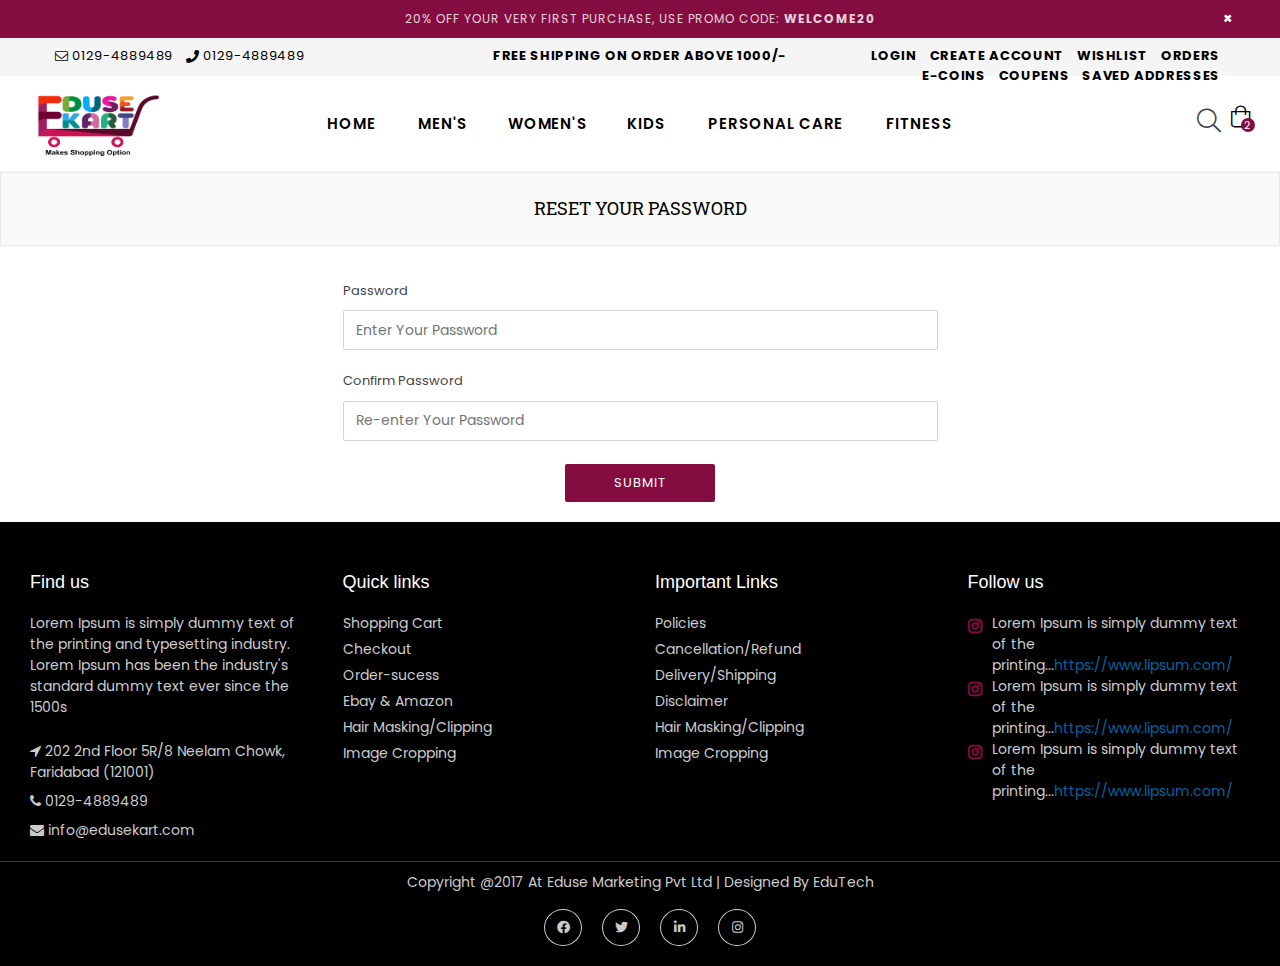
<file: reset-password.html>
<!DOCTYPE html> 
<html class="no-js" lang="en">

<!-- belle/home2-default.html   11 Nov 2019 12:22:28 GMT -->
<head>
<meta http-equiv="Content-Type" content="text/html; charset=utf-8" />
<meta http-equiv="x-ua-compatible" content="ie=edge">
<title>EduseKart</title>
<meta name="description" content="description">
<meta name="viewport" content="width=device-width, initial-scale=1">
<!-- Favicon -->
<link rel="shortcut icon" href="assets/images/favicon.png" />
<!-- Plugins CSS -->
<link rel="stylesheet" href="assets/css/plugins.css">
<!-- Bootstap CSS -->
<link rel="stylesheet" href="assets/css/bootstrap.min.css">
<!-- Main Style CSS -->
<link rel="stylesheet" href="assets/css/style.css">
<link rel="stylesheet" href="assets/css/responsive.css">
<!-- Footer Style CSS -->
<link rel="stylesheet" href="https://use.fontawesome.com/releases/v5.2.0/css/all.css">
<link rel="stylesheet" href="https://cdnjs.cloudflare.com/ajax/libs/font-awesome/4.7.0/css/font-awesome.min.css">

</head>
<body class="template-index home2-default">
<div id="pre-loader">
    <img src="assets/images/loader.gif" alt="Loading..." />
</div>
<div class="pageWrapper">
    <!--Promotion Bar-->
    <div class="notification-bar mobilehide">
        <a href="#" class="notification-bar__message">20% off your very first purchase, use promo code: <b>WELCOME20</b></a>
        <span class="close-announcement">×</span>
    </div>
    <!--End Promotion Bar-->
    <!--Search Form Drawer-->
    <div class="search">
        <div class="search__form">
            <form class="search-bar__form" action="#">
                <button class="go-btn search__button" type="submit"><i class="icon anm anm-search-l"></i></button>
                <input class="search__input" type="search" name="q" value="" placeholder="Search entire store..." aria-label="Search" autocomplete="off">
            </form>
            <button type="button" class="search-trigger close-btn"><i class="anm anm-times-l"></i></button>
        </div>
    </div>
    <!--End Search Form Drawer-->
    <!--Top Header-->
    <div class="top-header">
        <div class="container-fluid">
            <div class="row">
                <div class="col-10 col-sm-8 col-md-5 col-lg-4">
                    <p class="phone-no"><i class="anm anm-envelope-l"></i> 0129-4889489</p>
                    <p class="phone-no" style="margin-left: 10px;"><i class="anm anm-phone-s"></i> 0129-4889489</p>
                </div>
                <div class="col-sm-4 col-md-4 col-lg-4 d-none d-lg-none d-md-block d-lg-block">
                    <div class="text-center"><p class="top-header_middle-text">Free Shipping On order Above 1000/-</p></div>
                </div>
                <div class="col-2 col-sm-4 col-md-3 col-lg-4 text-right">
                    <span class="user-menu d-block d-lg-none"><i class="anm anm-user-al" aria-hidden="true"></i></span>
                    <ul class="customer-links list-inline">
                        <li><a href="#" data-toggle="modal" data-target="#myModal">Login</a></li>
                        <li><a href="register.html">Create Account</a></li>
                        <li><a href="wishlist.html">Wishlist</a></li>
                        <li><a href="#">Orders</a></li>
                        <li><a href="#">E-Coins</a></li>
                        <li><a href="#">Coupens</a></li>
                        <li><a href="#">Saved Addresses</a></li>
                    </ul>
                </div>
            </div>
        </div>
    </div>
    <!--End Top Header-->
    <!--Header-->
    <div class="header-wrap animated d-flex border-bottom">
        <div class="container">        
            <div class="row align-items-center">
                <!--Desktop Logo-->
                <div class="logo col-md-2 col-lg-2 d-none d-lg-block">
                    <a href="index.html">
                        <img src="assets/images/logo.png" height="65" width="130"  alt="Belle Multipurpose Html Template" title="Belle Multipurpose Html Template" />
                    </a>
                </div>
                <!--End Desktop Logo-->
                <div class="col-2 col-sm-3 col-md-3 col-lg-8">
                    <div class="d-block d-lg-none">
                        <button type="button" class="btn--link site-header__menu js-mobile-nav-toggle mobile-nav--open">
                            <i class="icon anm anm-times-l"></i>
                            <i class="anm anm-bars-r"></i>
                        </button>
                    </div>
                    <!--Desktop Menu-->
                    <nav class="grid__item" id="AccessibleNav"><!-- for mobile -->
                        <ul id="siteNav" class="site-nav medium center hidearrow">
                            <li class="lvl1"><a href="#">Home </a></li>
                            <li class="lvl1 parent dropdown"><a href="#">Men's<i class="anm anm-angle-down-l"></i></a>
                          <ul class="dropdown">
                            <li><a href="blog-left-sidebar.html" class="site-nav">Left Sidebar</a></li>
                            <li><a href="blog-right-sidebar.html" class="site-nav">Right Sidebar</a></li>
                            <li><a href="blog-fullwidth.html" class="site-nav">Fullwidth</a></li>
                            <li><a href="blog-grid-view.html" class="site-nav">Gridview</a></li>
                            <li><a href="blog-article.html" class="site-nav">Article</a></li>
                          </ul>
                        </li><li class="lvl1 parent dropdown"><a href="#">Women's<i class="anm anm-angle-down-l"></i></a>
                          <ul class="dropdown">
                            <li><a href="blog-left-sidebar.html" class="site-nav">Left Sidebar</a></li>
                            <li><a href="blog-right-sidebar.html" class="site-nav">Right Sidebar</a></li>
                            <li><a href="blog-fullwidth.html" class="site-nav">Fullwidth</a></li>
                            <li><a href="blog-grid-view.html" class="site-nav">Gridview</a></li>
                            <li><a href="blog-article.html" class="site-nav">Article</a></li>
                          </ul>
                        </li><li class="lvl1 parent dropdown"><a href="#">Kids<i class="anm anm-angle-down-l"></i></a>
                          <ul class="dropdown">
                            <li><a href="blog-left-sidebar.html" class="site-nav">Left Sidebar</a></li>
                            <li><a href="blog-right-sidebar.html" class="site-nav">Right Sidebar</a></li>
                            <li><a href="blog-fullwidth.html" class="site-nav">Fullwidth</a></li>
                            <li><a href="blog-grid-view.html" class="site-nav">Gridview</a></li>
                            <li><a href="blog-article.html" class="site-nav">Article</a></li>
                          </ul>
                        </li>
                        <li class="lvl1 parent dropdown"><a href="#">Personal Care<i class="anm anm-angle-down-l"></i></a>
                          <ul class="dropdown">
                            <li><a href="blog-left-sidebar.html" class="site-nav">Left Sidebar</a></li>
                            <li><a href="blog-right-sidebar.html" class="site-nav">Right Sidebar</a></li>
                            <li><a href="blog-fullwidth.html" class="site-nav">Fullwidth</a></li>
                            <li><a href="blog-grid-view.html" class="site-nav">Gridview</a></li>
                            <li><a href="blog-article.html" class="site-nav">Article</a></li>
                          </ul>
                        </li>
                        <li class="lvl1 parent dropdown"><a href="#">Fitness<i class="anm anm-angle-down-l"></i></a>
                          <ul class="dropdown">
                            <li><a href="blog-left-sidebar.html" class="site-nav">Left Sidebar</a></li>
                            <li><a href="blog-right-sidebar.html" class="site-nav">Right Sidebar</a></li>
                            <li><a href="blog-fullwidth.html" class="site-nav">Fullwidth</a></li>
                            <li><a href="blog-grid-view.html" class="site-nav">Gridview</a></li>
                            <li><a href="blog-article.html" class="site-nav">Article</a></li>
                          </ul>
                        </li>
                      </ul>
                    </nav>
                    <!--End Desktop Menu-->
                </div>
                <!--Mobile Logo-->
                <div class="col-6 col-sm-6 col-md-6 col-lg-2 d-block d-lg-none mobile-logo">
                    <div class="logo">
                        <a href="index.html">
                            <img src="assets/images/logo.png" height="65" width="130" alt="Belle Multipurpose Html Template" title="Belle Multipurpose Html Template" />
                        </a>
                    </div>
                </div>
                <!--Mobile Logo-->
                <div class="col-4 col-sm-3 col-md-3 col-lg-2">
                    <div class="site-cart">
                        <a href="#" class="site-header__cart" title="Cart">
                            <i class="icon anm anm-bag-l"></i>
                            <span id="CartCount" class="site-header__cart-count" data-cart-render="item_count">2</span>
                        </a>
                        <!--Minicart Popup-->
                        <div id="header-cart" class="block block-cart">
                            <ul class="mini-products-list">
                                <li class="item">
                                    <a class="product-image" href="#">
                                        <img src="assets/images/product-images/cape-dress-1.jpg" alt="3/4 Sleeve Kimono Dress" title="" />
                                    </a>
                                    <div class="product-details">
                                        <a href="#" class="remove"><i class="anm anm-times-l" aria-hidden="true"></i></a>
                                        <a href="#" class="edit-i remove"><i class="anm anm-edit" aria-hidden="true"></i></a>
                                        <a class="pName" href="cart.html">Sleeve Kimono Dress</a>
                                        <div class="variant-cart">Black / XL</div>
                                        <div class="wrapQtyBtn">
                                            <div class="qtyField">
                                                <span class="label">Qty:</span>
                                                <a class="qtyBtn minus" href="javascript:void(0);"><i class="fa anm anm-minus-r" aria-hidden="true"></i></a>
                                                <input type="text" id="Quantity" name="quantity" value="1" class="product-form__input qty">
                                                <a class="qtyBtn plus" href="javascript:void(0);"><i class="fa anm anm-plus-r" aria-hidden="true"></i></a>
                                            </div>
                                        </div>
                                        <div class="priceRow">
                                            <div class="product-price">
                                                <span class="money">₹59.00</span>
                                            </div>
                                         </div>
                                    </div>
                                </li>
                                <li class="item">
                                    <a class="product-image" href="#">
                                        <img src="assets/images/product-images/cape-dress-2.jpg" alt="Elastic Waist Dress - Black / Small" title="" />
                                    </a>
                                    <div class="product-details">
                                        <a href="#" class="remove"><i class="anm anm-times-l" aria-hidden="true"></i></a>
                                        <a href="#" class="edit-i remove"><i class="anm anm-edit" aria-hidden="true"></i></a>
                                        <a class="pName" href="cart.html">Elastic Waist Dress</a>
                                        <div class="variant-cart">Gray / XXL</div>
                                        <div class="wrapQtyBtn">
                                            <div class="qtyField">
                                                <span class="label">Qty:</span>
                                                <a class="qtyBtn minus" href="javascript:void(0);"><i class="fa anm anm-minus-r" aria-hidden="true"></i></a>
                                                <input type="text" id="Quantity" name="quantity" value="1" class="product-form__input qty">
                                                <a class="qtyBtn plus" href="javascript:void(0);"><i class="fa anm anm-plus-r" aria-hidden="true"></i></a>
                                            </div>
                                        </div>
                                        <div class="priceRow">
                                            <div class="product-price">
                                                <span class="money">₹99.00</span>
                                            </div>
                                        </div>
                                    </div>
                                </li>
                            </ul>
                            <div class="total">
                                <div class="total-in">
                                    <span class="label">Cart Subtotal:</span><span class="product-price"><span class="money">₹748.00</span></span>
                                </div>
                                 <div class="buttonSet text-center">
                                    <a href="cart.html" class="btn btn-secondary btn--small">View Cart</a>
                                    <a href="checkout.html" class="btn btn-secondary btn--small">Checkout</a>
                                </div>
                            </div>
                        </div>
                        <!--End Minicart Popup-->
                    </div>
                    <div class="site-header__search">
                        <button type="button" class="search-trigger"><i class="icon anm anm-search-l"></i></button>
                    </div>
                </div>
            </div>
        </div>
    </div>
    <!--End Header-->
    
    <!--Mobile Menu-->
    <div class="mobile-nav-wrapper" role="navigation">
        <div class="closemobileMenu"><i class="icon anm anm-times-l pull-right"></i> Close Menu</div>
        <ul id="MobileNav" class="mobile-nav">
            <li class="lvl1 parent megamenu"><a href="index.html">Home <i class="anm anm-plus-l"></i></a>
          <ul>
            <li><a href="#" class="site-nav">Home Group 1<i class="anm anm-plus-l"></i></a>
              <ul>
                <li><a href="index.html" class="site-nav">Home 1 - Classic</a></li>
                <li><a href="home2-default.html" class="site-nav">Home 2 - Default</a></li>
                <li><a href="home15-funiture.html" class="site-nav">Home 15 - Furniture </a></li>
                <li><a href="home3-boxed.html" class="site-nav">Home 3 - Boxed</a></li>
                <li><a href="home4-fullwidth.html" class="site-nav">Home 4 - Fullwidth</a></li>
                <li><a href="home5-cosmetic.html" class="site-nav">Home 5 - Cosmetic</a></li>
                <li><a href="home6-modern.html" class="site-nav">Home 6 - Modern</a></li>
                <li><a href="home7-shoes.html" class="site-nav last">Home 7 - Shoes</a></li>
              </ul>
            </li>
            <li><a href="#" class="site-nav">Home Group 2<i class="anm anm-plus-l"></i></a>
              <ul>
                <li><a href="home8-jewellery.html" class="site-nav">Home 8 - Jewellery</a></li>
                <li><a href="home9-parallax.html" class="site-nav">Home 9 - Parallax</a></li>
                <li><a href="home10-minimal.html" class="site-nav">Home 10 - Minimal</a></li>
                <li><a href="home11-grid.html" class="site-nav">Home 11 - Grid</a></li>
                <li><a href="home12-category.html" class="site-nav">Home 12 - Category</a></li>
                <li><a href="home13-auto-parts.html" class="site-nav">Home 13 - Auto Parts</a></li>
                <li><a href="home14-bags.html" class="site-nav last">Home 14 - Bags</a></li>
              </ul>
            </li>
            <li><a href="#" class="site-nav">New Sections<i class="anm anm-plus-l"></i></a>
              <ul>
                <li><a href="home11-grid.html" class="site-nav">Image Gallery</a></li>
                <li><a href="home5-cosmetic.html" class="site-nav">Featured Product</a></li>
                <li><a href="home7-shoes.html" class="site-nav">Columns with Items</a></li>
                <li><a href="home6-modern.html" class="site-nav">Text columns with images</a></li>
                <li><a href="home2-default.html" class="site-nav">Products Carousel</a></li>
                <li><a href="home9-parallax.html" class="site-nav last">Parallax Banner</a></li>
              </ul>
            </li>
            <li><a href="#" class="site-nav">New Features<i class="anm anm-plus-l"></i></a>
              <ul>
                <li><a href="home13-auto-parts.html" class="site-nav">Top Information Bar </a></li>
                <li><a href="#" class="site-nav">Age Varification </a></li>
                <li><a href="#" class="site-nav">Footer Blocks</a></li>
                <li><a href="#" class="site-nav">2 New Megamenu style</a></li>
                <li><a href="#" class="site-nav">Show Total Savings </a></li>
                <li><a href="#" class="site-nav">New Custom Icons</a></li>
                <li><a href="#" class="site-nav last">Auto Currency</a></li>
              </ul>
            </li>
          </ul>
        </li>
            <li class="lvl1 parent megamenu"><a href="#">Shop <i class="anm anm-plus-l"></i></a>
          <ul>
            <li><a href="#" class="site-nav">Shop Pages<i class="anm anm-plus-l"></i></a>
              <ul>
                <li><a href="shop-left-sidebar.html" class="site-nav">Left Sidebar</a></li>
                <li><a href="shop-right-sidebar.html" class="site-nav">Right Sidebar</a></li>
                <li><a href="shop-fullwidth.html" class="site-nav">Fullwidth</a></li>
                <li><a href="shop-grid-3.html" class="site-nav">3 items per row</a></li>
                <li><a href="shop-grid-4.html" class="site-nav">4 items per row</a></li>
                <li><a href="shop-grid-5.html" class="site-nav">5 items per row</a></li>
                <li><a href="shop-grid-6.html" class="site-nav">6 items per row</a></li>
                <li><a href="shop-grid-7.html" class="site-nav">7 items per row</a></li>
                <li><a href="shop-listview.html" class="site-nav last">Product Listview</a></li>
              </ul>
            </li>
            <li><a href="#" class="site-nav">Shop Features<i class="anm anm-plus-l"></i></a>
              <ul>
                <li><a href="shop-left-sidebar.html" class="site-nav">Product Countdown </a></li>
                <li><a href="shop-right-sidebar.html" class="site-nav">Infinite Scrolling</a></li>
                <li><a href="shop-grid-3.html" class="site-nav">Pagination - Classic</a></li>
                <li><a href="shop-grid-6.html" class="site-nav">Pagination - Load More</a></li>
                <li><a href="product-labels.html" class="site-nav">Dynamic Product Labels</a></li>
                <li><a href="product-swatches-style.html" class="site-nav">Product Swatches </a></li>
                <li><a href="product-hover-info.html" class="site-nav">Product Hover Info</a></li>
                <li><a href="shop-grid-3.html" class="site-nav">Product Reviews</a></li>
                <li><a href="shop-left-sidebar.html" class="site-nav last">Discount Label </a></li>
              </ul>
            </li>
          </ul>
        </li>
            <li class="lvl1 parent megamenu"><a href="product-layout-1.html">Product <i class="anm anm-plus-l"></i></a>
          <ul>
            <li><a href="product-layout-1.html" class="site-nav">Product Page<i class="anm anm-plus-l"></i></a>
              <ul>
                <li><a href="product-layout-1.html" class="site-nav">Product Layout 1</a></li>
                <li><a href="product-layout-2.html" class="site-nav">Product Layout 2</a></li>
                <li><a href="product-layout-3.html" class="site-nav">Product Layout 3</a></li>
                <li><a href="product-with-left-thumbs.html" class="site-nav">Product With Left Thumbs</a></li>
                <li><a href="product-with-right-thumbs.html" class="site-nav">Product With Right Thumbs</a></li>
                <li><a href="product-with-bottom-thumbs.html" class="site-nav last">Product With Bottom Thumbs</a></li>
              </ul>
            </li>
            <li><a href="short-description.html" class="site-nav">Product Features<i class="anm anm-plus-l"></i></a>
              <ul>
                <li><a href="short-description.html" class="site-nav">Short Description</a></li>
                <li><a href="product-countdown.html" class="site-nav">Product Countdown</a></li>
                <li><a href="product-video.html" class="site-nav">Product Video</a></li>
                <li><a href="product-quantity-message.html" class="site-nav">Product Quantity Message</a></li>
                <li><a href="product-visitor-sold-count.html" class="site-nav">Product Visitor/Sold Count </a></li>
                <li><a href="product-zoom-lightbox.html" class="site-nav last">Product Zoom/Lightbox </a></li>
              </ul>
            </li>
            <li><a href="#" class="site-nav">Product Features<i class="anm anm-plus-l"></i></a>
              <ul>
                <li><a href="product-with-variant-image.html" class="site-nav">Product with Variant Image</a></li>
                <li><a href="product-with-color-swatch.html" class="site-nav">Product with Color Swatch</a></li>
                <li><a href="product-with-image-swatch.html" class="site-nav">Product with Image Swatch</a></li>
                <li><a href="product-with-dropdown.html" class="site-nav">Product with Dropdown</a></li>
                <li><a href="product-with-rounded-square.html" class="site-nav">Product with Rounded Square</a></li>
                <li><a href="swatches-style.html" class="site-nav last">Product Swatches All Style</a></li>
              </ul>
            </li>
            <li><a href="#" class="site-nav">Product Features<i class="anm anm-plus-l"></i></a>
              <ul>
                <li><a href="product-accordion.html" class="site-nav">Product Accordion</a></li>
                <li><a href="product-pre-orders.html" class="site-nav">Product Pre-orders </a></li>
                <li><a href="product-labels-detail.html" class="site-nav">Product Labels</a></li>
                <li><a href="product-discount.html" class="site-nav">Product Discount In %</a></li>
                <li><a href="product-shipping-message.html" class="site-nav">Product Shipping Message</a></li>
                <li><a href="product-shipping-message.html" class="site-nav last">Size Guide </a></li>
              </ul>
            </li>
          </ul>
        </li>
            <li class="lvl1 parent megamenu"><a href="about-us.html">Pages <i class="anm anm-plus-l"></i></a>
          <ul>
            <li><a href="cart-variant1.html" class="site-nav">Cart Page <i class="anm anm-plus-l"></i></a>
                <ul class="dropdown">
                    <li><a href="cart-variant1.html" class="site-nav">Cart Variant1</a></li>
                    <li><a href="cart-variant2.html" class="site-nav">Cart Variant2</a></li>
                 </ul>
            </li>
            <li><a href="compare-variant1.html" class="site-nav">Compare Product <i class="anm anm-plus-l"></i></a>
                <ul class="dropdown">
                    <li><a href="compare-variant1.html" class="site-nav">Compare Variant1</a></li>
                    <li><a href="compare-variant2.html" class="site-nav">Compare Variant2</a></li>
                 </ul>
            </li>
            <li><a href="checkout.html" class="site-nav">Checkout</a></li>
            <li><a href="about-us.html" class="site-nav">About Us<span class="lbl nm_label1">New</span></a></li>
            <li><a href="contact-us.html" class="site-nav">Contact Us</a></li>
            <li><a href="faqs.html" class="site-nav">FAQs</a></li>
            <li><a href="lookbook1.html" class="site-nav">Lookbook<i class="anm anm-plus-l"></i></a>
              <ul>
                <li><a href="lookbook1.html" class="site-nav">Style 1</a></li>
                <li><a href="lookbook2.html" class="site-nav last">Style 2</a></li>
              </ul>
            </li>
            <li><a href="404.html" class="site-nav">404</a></li>
            <li><a href="coming-soon.html" class="site-nav">Coming soon<span class="lbl nm_label1">New</span></a></li>
          </ul>
        </li>
            <li class="lvl1 parent megamenu"><a href="blog-left-sidebar.html">Account<i class="anm anm-plus-l"></i></a>
          <ul>
            <li><a href="blog-left-sidebar.html" class="site-nav">Orders</a></li>
            <li><a href="blog-right-sidebar.html" class="site-nav">Wishlist</a></li>
            <li><a href="blog-fullwidth.html" class="site-nav">Gift Cards</a></li>
            <li><a href="blog-grid-view.html" class="site-nav">E-Coins</a></li>
            <li><a href="blog-article.html" class="site-nav">Coupens</a></li>
            <li><a href="blog-article.html" class="site-nav">Saved Addresses</a></li>
          </ul>
        </li>
            <li class="lvl1"><a href="#"><b>Login</b></a>
            <li class="lvl1"><a href="#"><b>Register</b></a>
        </li>
      </ul>
    </div>
    <!--End Mobile Menu-->
<!--------------------------End Header------------------------------------->
<!--------------------------End Header------------------------------------->
<!--------------------------End Header------------------------------------->    <!--Body Content-->
    <div id="page-content">
        <!--Page Title-->
        <div class="page section-header text-center">
            <div class="page-title">
                <div class="wrapper"><h1 class="page-width">Reset Your Password</h1></div>
            </div>
        </div>
        <!--End Page Title-->
        
        <div class="container">
            <div class="row">
                <div class="col-12 col-sm-12 col-md-6 col-lg-6 main-col offset-md-3">
                       <form method="post" action="#" id="CustomerLoginForm" accept-charset="UTF-8" class="contact-form">   
                          <div class="row">
                            <div class="col-12 col-sm-12 col-md-12 col-lg-12">
                                <div class="form-group">
                                    <label for="CustomerPassword">Password</label>
                                    <input type="password" value="" name="customer[password]" placeholder="Enter Your Password" id="CustomerPassword" class="">                         
                                </div>
                            </div>
                            <div class="col-12 col-sm-12 col-md-12 col-lg-12">
                                <div class="form-group">
                                    <label for="CustomerPassword">Confirm Password</label>
                                    <input type="text" value="" name="customer[password]" placeholder="Re-enter Your Password" id="CustomerPassword" class="">                         
                                </div>
                            </div>
                          </div>
                          <div class="row">
                            <div class="text-center col-12 col-sm-12 col-md-12 col-lg-12">
                                <input type="submit" class="btn btn-blue text-center" value="Submit">
                            </div>
                         </div>
                     </form>
                    </div>
                </div>
            </div>
        </div>
        
    </div>
    <!--End Body Content-->
    
<!----------------------------Footer------------------------>
<!----------------------------Footer------------------------>
<!----------------------------Footer------------------------>
<footer class="footer">
<div class="container bottom_border">
<div class="row">
<div class=" col-sm-4 col-md col-sm-4  col-12 col">
<h5 class="headin5_amrc col_white_amrc pt2">Find us</h5>
<!--headin5_amrc-->
<p class="mb10">Lorem Ipsum is simply dummy text of the printing and typesetting industry. Lorem Ipsum has been the industry's standard dummy text ever since the 1500s</p>
<p><i class="fa fa-location-arrow"></i>  202 2nd Floor 5R/8 Neelam Chowk, Faridabad (121001)</p>
<p><i class="fa fa-phone"></i>  0129-4889489</p>
<p><i class="fa fa fa-envelope"></i> info@edusekart.com  </p>


</div>


<div class=" col-sm-4 col-md  col-6 col">
<h5 class="headin5_amrc col_white_amrc pt2">Quick links</h5>
<!--headin5_amrc-->
<ul class="footer_ul_amrc">
<li><a href="cart.html">Shopping Cart</a></li>
<li><a href="checkout.html">Checkout</a></li>
<li><a href="order-success">Order-sucess</a></li>
<li><a href="#">Ebay & Amazon</a></li>
<li><a href="#">Hair Masking/Clipping</a></li>
<li><a href="#">Image Cropping</a></li>
</ul>
<!--footer_ul_amrc ends here-->
</div>


<div class=" col-sm-4 col-md  col-6 col">
<h5 class="headin5_amrc col_white_amrc pt2">Important Links</h5>
<!--headin5_amrc-->
<ul class="footer_ul_amrc">
<li><a href="policies.html">Policies</a></li>
<li><a href="refund.html">Cancellation/Refund</a></li>
<li><a href="shipping.html">Delivery/Shipping</a></li>
<li><a href="disclaimer.html">Disclaimer</a></li>
<li><a href="http://webenlance.com">Hair Masking/Clipping</a></li>
<li><a href="http://webenlance.com">Image Cropping</a></li>
</ul>
<!--footer_ul_amrc ends here-->
</div>


<div class=" col-sm-4 col-md  col-12 col">
<h5 class="headin5_amrc col_white_amrc pt2">Follow us</h5>
<!--headin5_amrc ends here-->

<ul class="footer_ul2_amrc">
<li><a href="#"><i class="fab fa-instagram fleft padding-right"></i> </a><p>Lorem Ipsum is simply dummy text of the printing...<a href="#">https://www.lipsum.com/</a></p></li>
<li><a href="#"><i class="fab fa-instagram fleft padding-right"></i> </a><p>Lorem Ipsum is simply dummy text of the printing...<a href="#">https://www.lipsum.com/</a></p></li>
<li><a href="#"><i class="fab fa-instagram fleft padding-right"></i> </a><p>Lorem Ipsum is simply dummy text of the printing...<a href="#">https://www.lipsum.com/</a></p></li>
</ul>
<!--footer_ul2_amrc ends here-->
</div>
</div>
</div>


<div class="container">
<!--foote_bottom_ul_amrc ends here-->
<p class="text-center">Copyright @2017 At Eduse Marketing Pvt Ltd | Designed By <a href="#">EduTech</a></p>

<ul class="social_footer_ul">
<li><a href="http://webenlance.com"><i class="fab fa-facebook-f"></i></a></li>
<li><a href="http://webenlance.com"><i class="fab fa-twitter"></i></a></li>
<li><a href="http://webenlance.com"><i class="fab fa-linkedin"></i></a></li>
<li><a href="http://webenlance.com"><i class="fab fa-instagram"></i></a></li>
</ul>
<!--social_footer_ul ends here-->
</div>

</footer>
    <!--End Footer-->
    <!--Scoll Top-->
    <span id="site-scroll"><i class="icon anm anm-angle-up-r"></i></span>
    <!--End Scoll Top-->
    

    <!--Quick View popup-->
    <div class="modal fade quick-view-popup" id="content_quickview">
        <div class="modal-dialog">
            <div class="modal-content">
                <div class="modal-body">
                    <div id="ProductSection-product-template" class="product-template__container prstyle1">
                <div class="product-single">
                <!-- Start model close -->
                <a href="javascript:void()" data-dismiss="modal" class="model-close-btn pull-right" title="close"><span class="icon icon anm anm-times-l"></span></a>
                <!-- End model close -->
                <div class="row">
                    <div class="col-lg-6 col-md-6 col-sm-12 col-12">
                        <div class="product-details-img">
                            <div class="pl-20">
                                <img src="assets/images/product-detail-page/camelia-reversible-big1.jpg" alt="" />
                            </div>
                        </div>
                    </div>
                    <div class="col-lg-6 col-md-6 col-sm-12 col-12">
                            <div class="product-single__meta">
                                <h2 class="product-single__title">Product Quick View Popup</h2>
                                <div class="prInfoRow">
                                    <div class="product-stock"> <span class="instock ">In Stock</span> <span class="outstock hide">Unavailable</span> </div>
                                    <div class="product-sku">SKU: <span class="variant-sku">19115-rdxs</span></div>
                                </div>
                                <p class="product-single__price product-single__price-product-template">
                                    <span class="visually-hidden">Regular price</span>
                                    <s id="ComparePrice-product-template"><span class="money">₹600.00</span></s>
                                    <span class="product-price__price product-price__price-product-template product-price__sale product-price__sale--single">
                                        <span id="ProductPrice-product-template"><span class="money">₹500.00</span></span>
                                    </span>
                                </p>
                                <div class="product-single__description rte">
                                    Belle Multipurpose Bootstrap 4 Html Template that will give you and your customers a smooth shopping experience which can be used for various kinds of stores such as fashion,...
                                </div>
                                
                            <form method="post" action="http://annimexweb.com/cart/add" id="product_form_10508262282" accept-charset="UTF-8" class="product-form product-form-product-template hidedropdown" enctype="multipart/form-data">
                                <div class="swatch clearfix swatch-0 option1" data-option-index="0">
                                    <div class="product-form__item">
                                      <label class="header">Color: <span class="slVariant">Red</span></label>
                                      <div data-value="Red" class="swatch-element color red available">
                                        <input class="swatchInput" id="swatch-0-red" type="radio" name="option-0" value="Red">
                                        <label class="swatchLbl color medium rectangle" for="swatch-0-red" style="background-image:url(assets/images/product-detail-page/variant1-1.jpg);" title="Red"></label>
                                      </div>
                                      <div data-value="Blue" class="swatch-element color blue available">
                                        <input class="swatchInput" id="swatch-0-blue" type="radio" name="option-0" value="Blue">
                                        <label class="swatchLbl color medium rectangle" for="swatch-0-blue" style="background-image:url(assets/images/product-detail-page/variant1-2.jpg);" title="Blue"></label>
                                      </div>
                                      <div data-value="Green" class="swatch-element color green available">
                                        <input class="swatchInput" id="swatch-0-green" type="radio" name="option-0" value="Green">
                                        <label class="swatchLbl color medium rectangle" for="swatch-0-green" style="background-image:url(assets/images/product-detail-page/variant1-3.jpg);" title="Green"></label>
                                      </div>
                                      <div data-value="Gray" class="swatch-element color gray available">
                                        <input class="swatchInput" id="swatch-0-gray" type="radio" name="option-0" value="Gray">
                                        <label class="swatchLbl color medium rectangle" for="swatch-0-gray" style="background-image:url(assets/images/product-detail-page/variant1-4.jpg);" title="Gray"></label>
                                      </div>
                                    </div>
                                </div>
                                <div class="swatch clearfix swatch-1 option2" data-option-index="1">
                                    <div class="product-form__item">
                                      <label class="header">Size: <span class="slVariant">XS</span></label>
                                      <div data-value="XS" class="swatch-element xs available">
                                        <input class="swatchInput" id="swatch-1-xs" type="radio" name="option-1" value="XS">
                                        <label class="swatchLbl medium rectangle" for="swatch-1-xs" title="XS">XS</label>
                                      </div>
                                      <div data-value="S" class="swatch-element s available">
                                        <input class="swatchInput" id="swatch-1-s" type="radio" name="option-1" value="S">
                                        <label class="swatchLbl medium rectangle" for="swatch-1-s" title="S">S</label>
                                      </div>
                                      <div data-value="M" class="swatch-element m available">
                                        <input class="swatchInput" id="swatch-1-m" type="radio" name="option-1" value="M">
                                        <label class="swatchLbl medium rectangle" for="swatch-1-m" title="M">M</label>
                                      </div>
                                      <div data-value="L" class="swatch-element l available">
                                        <input class="swatchInput" id="swatch-1-l" type="radio" name="option-1" value="L">
                                        <label class="swatchLbl medium rectangle" for="swatch-1-l" title="L">L</label>
                                      </div>
                                    </div>
                                </div>
                                <!-- Product Action -->
                                <div class="product-action clearfix">
                                    <div class="product-form__item--quantity">
                                        <div class="wrapQtyBtn">
                                            <div class="qtyField">
                                                <a class="qtyBtn minus" href="javascript:void(0);"><i class="fa anm anm-minus-r" aria-hidden="true"></i></a>
                                                <input type="text" id="Quantity" name="quantity" value="1" class="product-form__input qty">
                                                <a class="qtyBtn plus" href="javascript:void(0);"><i class="fa anm anm-plus-r" aria-hidden="true"></i></a>
                                            </div>
                                        </div>
                                    </div>                                
                                    <div class="product-form__item--submit">
                                        <button type="button" name="add" class="btn product-form__cart-submit">
                                            <span>Add to cart</span>
                                        </button>
                                    </div>
                                </div>
                                <!-- End Product Action -->
                            </form>
                            <div class="display-table shareRow">
                                <div class="display-table-cell">
                                    <div class="wishlist-btn">
                                        <a class="wishlist add-to-wishlist" href="#" title="Add to Wishlist"><i class="icon anm anm-heart-l" aria-hidden="true"></i> <span>Add to Wishlist</span></a>
                                    </div>
                                </div>
                            </div>
                        </div>
                </div>
            </div>
                <!--End-product-single-->
                </div>
            </div>
                </div>
            </div>
        </div>
    </div>
    <!--End Quick View popup-->
    <!-- Login Modal -->
<div id="myModal" class="modal fade" role="dialog">
<div class="modal-dialog">
<!-- Modal content-->
<div class="modal-content">
<div class="modal-header">
<button type="button" class="close" data-dismiss="modal">&times;</button>
</div>
<div class="modal-body">
    <h3 style="text-align: center; color: #850c40;">Sign In</h3>
        <div class="row d-flex">
            <div class="col-lg-12">
                <div class="card2 card border-0 px-4 py-5">
                    <div class="row mb-4 px-3" style="margin: auto;">
                        <h6 class="mb-0 mr-4 mt-2">Sign in with</h6>
                        <div class="facebook text-center mr-3"><div class="fa fa-facebook"></div></div>
                        <div class="google text-center mr-3"><div class="fa fa-google"></div></div>
                        <div class="instagram text-center mr-3"><div class="fa fa-instagram"></div></div>
                    </div>
                    <div class="row px-3 mb-4">
                        <div class="line"></div>
                        <small class="or text-center">Or</small>
                        <div class="line"></div>
                    </div>
                    <div class="row px-3">
                        <label class="mb-1"><h6 class="mb-0 text-sm">Email Address</h6></label>
                        <input class="mb-4" type="text" name="email" placeholder="Enter a valid email address">
                    </div>
                    <div class="row px-3">
                        <label class="mb-1"><h6 class="mb-0 text-sm">Password</h6></label>
                        <input type="password" name="password" placeholder="Enter password" id="txtPassword" >
                        <p id="btnToggle" class="show-password">Show Password</p>
                    </div>
                    <div class="forgot">
                    <div class="row px-3 mb-4">
                        <div class="custom-control custom-checkbox custom-control-inline">
                            <input id="chk1" type="checkbox" name="chk" class="custom-control-input"> 
                            <label for="chk1" class="custom-control-label text-sm">Remember me</label>
                        </div>
                        <a href="#" class="ml-auto mb-0 text-sm">Forgot Password?</a>
                    </div>
                    <div class="row mb-3 px-3">
                        <button type="submit" class="btn btn-blue text-center">Login</button>
                    </div>
                    <div class="row mb-4 px-3">
                        <small class="font-weight-bold">Don't have an account? <a href="register.html">Register</a></small>
                    </div>
                    </div>
                </div>
            </div>
        </div>
    </div>
</div>
</div>
</div>
    
     <!-- Including Jquery -->
     <script src="assets/js/vendor/jquery-3.3.1.min.js"></script>
     <script src="assets/js/vendor/modernizr-3.6.0.min.js"></script>
     <script src="assets/js/vendor/jquery.cookie.js"></script>
     <script src="assets/js/vendor/wow.min.js"></script>
     <!-- Including Javascript -->
     <script src="assets/js/bootstrap.min.js"></script>
     <script src="assets/js/plugins.js"></script>
     <script src="assets/js/popper.min.js"></script>
     <script src="assets/js/lazysizes.js"></script>
     <script src="assets/js/main.js"></script>
     <!--Footer Scripts-->
     
     <!--For Newsletter Popup-->
     <script>
        jQuery(document).ready(function(){  
          jQuery('.closepopup').on('click', function () {
              jQuery('#popup-container').fadeOut();
              jQuery('#modalOverly').fadeOut();
          });
          
          var visits = jQuery.cookie('visits') || 0;
          visits++;
          jQuery.cookie('visits', visits, { expires: 1, path: '/' });
          console.debug(jQuery.cookie('visits')); 
          if ( jQuery.cookie('visits') > 1 ) {
            jQuery('#modalOverly').hide();
            jQuery('#popup-container').hide();
          } else {
              var pageHeight = jQuery(document).height();
              jQuery('<div id="modalOverly"></div>').insertBefore('body');
              jQuery('#modalOverly').css("height", pageHeight);
              jQuery('#popup-container').show();
          }
          if (jQuery.cookie('noShowWelcome')) { jQuery('#popup-container').hide(); jQuery('#active-popup').hide(); }
        }); 
        
        jQuery(document).mouseup(function(e){
          var container = jQuery('#popup-container');
          if( !container.is(e.target)&& container.has(e.target).length === 0)
          {
            container.fadeOut();
            jQuery('#modalOverly').fadeIn(200);
            jQuery('#modalOverly').hide();
          }
        });
        
        /*--------------------------------------
            Promotion / Notification Cookie Bar 
          -------------------------------------- */
          if(Cookies.get('promotion') != 'true') {   
             ₹(".notification-bar").show();         
          }
          ₹(".close-announcement").on('click',function() {
            ₹(".notification-bar").slideUp();  
            Cookies.set('promotion', 'true', { expires: 1});  
            return false;
          });
    </script>
    <script>
        let passwordInput = document.getElementById('txtPassword'),
  toggle = document.getElementById('btnToggle');

function togglePassword() {  
  if (passwordInput.type === 'password') {
    passwordInput.type = 'text';
    toggle.innerHTML = 'Hide Paswword';
  } else {
    passwordInput.type = 'password';
    toggle.innerHTML = 'Show Password';
  }
}
(function () {
  toggle.addEventListener('click', togglePassword, false);
})();
    </script>
    <!--End For Newsletter Popup-->
</div>
</body>

</html>
</file>
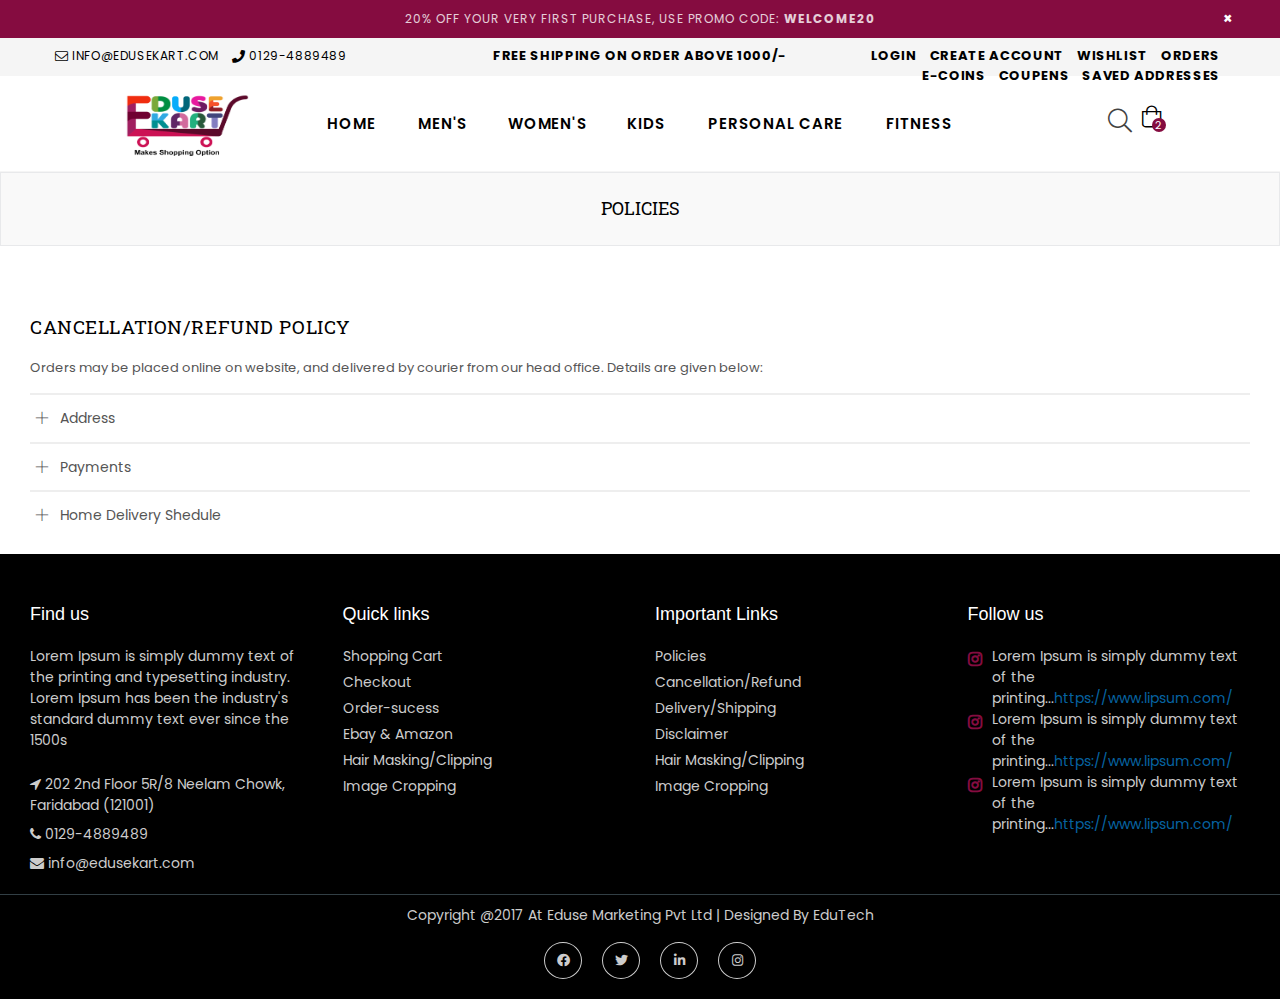
<file: shipping.html>
<!DOCTYPE html> 
<html class="no-js" lang="en">

<head>
<meta http-equiv="Content-Type" content="text/html; charset=utf-8" />
<meta http-equiv="x-ua-compatible" content="ie=edge">
<title>EduseKart</title>
<meta name="description" content="description">
<meta name="viewport" content="width=device-width, initial-scale=1">
<!-- Favicon -->
<link rel="shortcut icon" href="assets/images/favicon.png" />
<!-- Plugins CSS -->
<link rel="stylesheet" href="assets/css/plugins.css">
<!-- Bootstap CSS -->
<link rel="stylesheet" href="assets/css/bootstrap.min.css">
<!-- Main Style CSS -->
<link rel="stylesheet" href="assets/css/style.css">
<link rel="stylesheet" href="assets/css/responsive.css">
<!-- Footer Style CSS -->
<link rel="stylesheet" href="https://use.fontawesome.com/releases/v5.2.0/css/all.css">
<link rel="stylesheet" href="https://cdnjs.cloudflare.com/ajax/libs/font-awesome/4.7.0/css/font-awesome.min.css">

</head>
<body class="template-index home2-default">
<div id="pre-loader">
    <img src="assets/images/loader.gif" alt="Loading..." />
</div>
<div class="pageWrapper">
    <!--Promotion Bar-->
    <div class="notification-bar mobilehide">
        <a href="#" class="notification-bar__message">20% off your very first purchase, use promo code: <b>WELCOME20</b></a>
        <span class="close-announcement">×</span>
    </div>
    <!--End Promotion Bar-->
    <!--Search Form Drawer-->
    <div class="search">
        <div class="search__form">
            <form class="search-bar__form" action="#">
                <button class="go-btn search__button" type="submit"><i class="icon anm anm-search-l"></i></button>
                <input class="search__input" type="search" name="q" value="" placeholder="Search entire store..." aria-label="Search" autocomplete="off">
            </form>
            <button type="button" class="search-trigger close-btn"><i class="anm anm-times-l"></i></button>
        </div>
    </div>
    <!--End Search Form Drawer-->
    <!--Top Header-->
    <div class="top-header">
        <div class="container-fluid">
            <div class="row">
                <div class="col-10 col-sm-8 col-md-5 col-lg-4">
                    <p class="phone-no"><i class="anm anm-envelope-l"></i><a href="mailto:+91-7888673594">  info@edusekart.com</a></p>
                    <p class="phone-no" style="margin-left: 10px;"><i class="anm anm-phone-s"></i><a href="tel:0129-4889489"> 0129-4889489</a></p>
                </div>
                <div class="col-sm-4 col-md-4 col-lg-4 d-none d-lg-none d-md-block d-lg-block">
                    <div class="text-center"><p class="top-header_middle-text">Free Shipping On order Above 1000/-</p></div>
                </div>
                <div class="col-2 col-sm-4 col-md-3 col-lg-4 text-right">
                    <span class="user-menu d-block d-lg-none"><i class="anm anm-user-al" aria-hidden="true"></i></span>
                    <ul class="customer-links list-inline">
                        <li><a href="#" data-toggle="modal" data-target="#myModal">Login</a></li>
                        <li><a href="register.html">Create Account</a></li>
                        <li><a href="wishlist.html">Wishlist</a></li>
                        <li><a href="#">Orders</a></li>
                        <li><a href="#">E-Coins</a></li>
                        <li><a href="#">Coupens</a></li>
                        <li><a href="#">Saved Addresses</a></li>
                    </ul>
                </div>
            </div>
        </div>
    </div>
    <!--End Top Header-->
    <!--Header-->
    <div class="header-wrap animated d-flex border-bottom">
        <div class="container-fluid" style="width:90%">        
            <div class="row align-items-center">
                <!--Desktop Logo-->
                <div class="logo col-md-2 col-lg-2 d-none d-lg-block">
                    <a href="index.html">
                        <img src="assets/images/logo.png" height="65" width="130"  alt="Belle Multipurpose Html Template" title="Belle Multipurpose Html Template" />
                    </a>
                </div>
                <!--End Desktop Logo-->
                <div class="col-3 col-sm-3 col-md-3 col-lg-8">
                    <div class="d-block d-lg-none">
                        <button type="button" class="btn--link site-header__menu js-mobile-nav-toggle mobile-nav--open">
                            <i class="icon anm anm-times-l"></i>
                            <i class="anm anm-bars-r"></i>
                        </button>
                    </div>
                    <!--Desktop Menu-->
                    <nav class="grid__item" id="AccessibleNav"><!-- for mobile -->
                        <ul id="siteNav" class="site-nav medium center hidearrow">
                            <li class="lvl1"><a href="#">Home </a></li>
                            <li class="lvl1 parent dropdown"><a href="#">Men's<i class="anm anm-angle-down-l"></i></a>
                          <ul class="dropdown">
                            <li><a href="blog-left-sidebar.html" class="site-nav">Left Sidebar</a></li>
                            <li><a href="blog-right-sidebar.html" class="site-nav">Right Sidebar</a></li>
                            <li><a href="blog-fullwidth.html" class="site-nav">Fullwidth</a></li>
                            <li><a href="blog-grid-view.html" class="site-nav">Gridview</a></li>
                            <li><a href="blog-article.html" class="site-nav">Article</a></li>
                          </ul>
                        </li><li class="lvl1 parent dropdown"><a href="#">Women's<i class="anm anm-angle-down-l"></i></a>
                          <ul class="dropdown">
                            <li><a href="blog-left-sidebar.html" class="site-nav">Left Sidebar</a></li>
                            <li><a href="blog-right-sidebar.html" class="site-nav">Right Sidebar</a></li>
                            <li><a href="blog-fullwidth.html" class="site-nav">Fullwidth</a></li>
                            <li><a href="blog-grid-view.html" class="site-nav">Gridview</a></li>
                            <li><a href="blog-article.html" class="site-nav">Article</a></li>
                          </ul>
                        </li><li class="lvl1 parent dropdown"><a href="#">Kids<i class="anm anm-angle-down-l"></i></a>
                          <ul class="dropdown">
                            <li><a href="blog-left-sidebar.html" class="site-nav">Left Sidebar</a></li>
                            <li><a href="blog-right-sidebar.html" class="site-nav">Right Sidebar</a></li>
                            <li><a href="blog-fullwidth.html" class="site-nav">Fullwidth</a></li>
                            <li><a href="blog-grid-view.html" class="site-nav">Gridview</a></li>
                            <li><a href="blog-article.html" class="site-nav">Article</a></li>
                          </ul>
                        </li>
                        <li class="lvl1 parent dropdown"><a href="#">Personal Care<i class="anm anm-angle-down-l"></i></a>
                          <ul class="dropdown">
                            <li><a href="blog-left-sidebar.html" class="site-nav">Left Sidebar</a></li>
                            <li><a href="blog-right-sidebar.html" class="site-nav">Right Sidebar</a></li>
                            <li><a href="blog-fullwidth.html" class="site-nav">Fullwidth</a></li>
                            <li><a href="blog-grid-view.html" class="site-nav">Gridview</a></li>
                            <li><a href="blog-article.html" class="site-nav">Article</a></li>
                          </ul>
                        </li>
                        <li class="lvl1 parent dropdown"><a href="#">Fitness<i class="anm anm-angle-down-l"></i></a>
                          <ul class="dropdown">
                            <li><a href="blog-left-sidebar.html" class="site-nav">Left Sidebar</a></li>
                            <li><a href="blog-right-sidebar.html" class="site-nav">Right Sidebar</a></li>
                            <li><a href="blog-fullwidth.html" class="site-nav">Fullwidth</a></li>
                            <li><a href="blog-grid-view.html" class="site-nav">Gridview</a></li>
                            <li><a href="blog-article.html" class="site-nav">Article</a></li>
                          </ul>
                        </li>
                      </ul>
                    </nav>
                    <!--End Desktop Menu-->
                </div>
                <!--Mobile Logo-->
                <div class="col-6 col-sm-6 col-md-6 col-lg-2 d-block d-lg-none mobile-logo">
                    <div class="logo">
                        <a href="index.html">
                            <img src="assets/images/logo.png" height="65" width="130" alt="Belle Multipurpose Html Template" title="Belle Multipurpose Html Template" />
                        </a>
                    </div>
                </div>
                <!--Mobile Logo-->
                <div class="col-3 col-sm-3 col-md-3 col-lg-2">
                    <div class="site-cart">
                        <a href="#" class="site-header__cart" title="Cart">
                            <i class="icon anm anm-bag-l"></i>
                            <span id="CartCount" class="site-header__cart-count" data-cart-render="item_count">2</span>
                        </a>
                        <!--Minicart Popup-->
                        <div id="header-cart" class="block block-cart">
                            <ul class="mini-products-list">
                                <li class="item">
                                    <a class="product-image" href="#">
                                        <img src="assets/images/product-images/cape-dress-1.jpg" alt="3/4 Sleeve Kimono Dress" title="" />
                                    </a>
                                    <div class="product-details">
                                        <a href="#" class="remove"><i class="anm anm-times-l" aria-hidden="true"></i></a>
                                        <a href="#" class="edit-i remove"><i class="anm anm-edit" aria-hidden="true"></i></a>
                                        <a class="pName" href="cart.html">Sleeve Kimono Dress</a>
                                        <div class="variant-cart">Black / XL</div>
                                        <div class="wrapQtyBtn">
                                            <div class="qtyField">
                                                <span class="label">Qty:</span>
                                                <a class="qtyBtn minus" href="javascript:void(0);"><i class="fa anm anm-minus-r" aria-hidden="true"></i></a>
                                                <input type="text" id="Quantity" name="quantity" value="1" class="product-form__input qty">
                                                <a class="qtyBtn plus" href="javascript:void(0);"><i class="fa anm anm-plus-r" aria-hidden="true"></i></a>
                                            </div>
                                        </div>
                                        <div class="priceRow">
                                            <div class="product-price">
                                                <span class="money">₹59.00</span>
                                            </div>
                                         </div>
                                    </div>
                                </li>
                                <li class="item">
                                    <a class="product-image" href="#">
                                        <img src="assets/images/product-images/cape-dress-2.jpg" alt="Elastic Waist Dress - Black / Small" title="" />
                                    </a>
                                    <div class="product-details">
                                        <a href="#" class="remove"><i class="anm anm-times-l" aria-hidden="true"></i></a>
                                        <a href="#" class="edit-i remove"><i class="anm anm-edit" aria-hidden="true"></i></a>
                                        <a class="pName" href="cart.html">Elastic Waist Dress</a>
                                        <div class="variant-cart">Gray / XXL</div>
                                        <div class="wrapQtyBtn">
                                            <div class="qtyField">
                                                <span class="label">Qty:</span>
                                                <a class="qtyBtn minus" href="javascript:void(0);"><i class="fa anm anm-minus-r" aria-hidden="true"></i></a>
                                                <input type="text" id="Quantity" name="quantity" value="1" class="product-form__input qty">
                                                <a class="qtyBtn plus" href="javascript:void(0);"><i class="fa anm anm-plus-r" aria-hidden="true"></i></a>
                                            </div>
                                        </div>
                                        <div class="priceRow">
                                            <div class="product-price">
                                                <span class="money">₹99.00</span>
                                            </div>
                                        </div>
                                    </div>
                                </li>
                            </ul>
                            <div class="total">
                                <div class="total-in">
                                    <span class="label">Cart Subtotal:</span><span class="product-price"><span class="money">₹748.00</span></span>
                                </div>
                                 <div class="buttonSet text-center">
                                    <a href="cart.html" class="btn btn-secondary btn--small">View Cart</a>
                                    <a href="checkout.html" class="btn btn-secondary btn--small">Checkout</a>
                                </div>
                            </div>
                        </div>
                        <!--End Minicart Popup-->
                    </div>
                    <div class="site-header__search">
                        <button type="button" class="search-trigger"><i class="icon anm anm-search-l"></i></button>
                    </div>
                </div>
            </div>
        </div>
    </div>
    <!--End Header-->
    
    <!--Mobile Menu-->
    <div class="mobile-nav-wrapper" role="navigation">
        <div class="closemobileMenu"><i class="icon anm anm-times-l pull-right"></i> Close Menu</div>
        <ul id="MobileNav" class="mobile-nav">
            <li class="lvl1 parent megamenu"><a href="index.html">Home <i class="anm anm-plus-l"></i></a>
          <ul>
            <li><a href="#" class="site-nav">Home Group 1<i class="anm anm-plus-l"></i></a>
              <ul>
                <li><a href="index.html" class="site-nav">Home 1 - Classic</a></li>
                <li><a href="home2-default.html" class="site-nav">Home 2 - Default</a></li>
                <li><a href="home15-funiture.html" class="site-nav">Home 15 - Furniture </a></li>
                <li><a href="home3-boxed.html" class="site-nav">Home 3 - Boxed</a></li>
                <li><a href="home4-fullwidth.html" class="site-nav">Home 4 - Fullwidth</a></li>
                <li><a href="home5-cosmetic.html" class="site-nav">Home 5 - Cosmetic</a></li>
                <li><a href="home6-modern.html" class="site-nav">Home 6 - Modern</a></li>
                <li><a href="home7-shoes.html" class="site-nav last">Home 7 - Shoes</a></li>
              </ul>
            </li>
            <li><a href="#" class="site-nav">Home Group 2<i class="anm anm-plus-l"></i></a>
              <ul>
                <li><a href="home8-jewellery.html" class="site-nav">Home 8 - Jewellery</a></li>
                <li><a href="home9-parallax.html" class="site-nav">Home 9 - Parallax</a></li>
                <li><a href="home10-minimal.html" class="site-nav">Home 10 - Minimal</a></li>
                <li><a href="home11-grid.html" class="site-nav">Home 11 - Grid</a></li>
                <li><a href="home12-category.html" class="site-nav">Home 12 - Category</a></li>
                <li><a href="home13-auto-parts.html" class="site-nav">Home 13 - Auto Parts</a></li>
                <li><a href="home14-bags.html" class="site-nav last">Home 14 - Bags</a></li>
              </ul>
            </li>
            <li><a href="#" class="site-nav">New Sections<i class="anm anm-plus-l"></i></a>
              <ul>
                <li><a href="home11-grid.html" class="site-nav">Image Gallery</a></li>
                <li><a href="home5-cosmetic.html" class="site-nav">Featured Product</a></li>
                <li><a href="home7-shoes.html" class="site-nav">Columns with Items</a></li>
                <li><a href="home6-modern.html" class="site-nav">Text columns with images</a></li>
                <li><a href="home2-default.html" class="site-nav">Products Carousel</a></li>
                <li><a href="home9-parallax.html" class="site-nav last">Parallax Banner</a></li>
              </ul>
            </li>
            <li><a href="#" class="site-nav">New Features<i class="anm anm-plus-l"></i></a>
              <ul>
                <li><a href="home13-auto-parts.html" class="site-nav">Top Information Bar </a></li>
                <li><a href="#" class="site-nav">Age Varification </a></li>
                <li><a href="#" class="site-nav">Footer Blocks</a></li>
                <li><a href="#" class="site-nav">2 New Megamenu style</a></li>
                <li><a href="#" class="site-nav">Show Total Savings </a></li>
                <li><a href="#" class="site-nav">New Custom Icons</a></li>
                <li><a href="#" class="site-nav last">Auto Currency</a></li>
              </ul>
            </li>
          </ul>
        </li>
            <li class="lvl1 parent megamenu"><a href="#">Shop <i class="anm anm-plus-l"></i></a>
          <ul>
            <li><a href="#" class="site-nav">Shop Pages<i class="anm anm-plus-l"></i></a>
              <ul>
                <li><a href="shop-left-sidebar.html" class="site-nav">Left Sidebar</a></li>
                <li><a href="shop-right-sidebar.html" class="site-nav">Right Sidebar</a></li>
                <li><a href="shop-fullwidth.html" class="site-nav">Fullwidth</a></li>
                <li><a href="shop-grid-3.html" class="site-nav">3 items per row</a></li>
                <li><a href="shop-grid-4.html" class="site-nav">4 items per row</a></li>
                <li><a href="shop-grid-5.html" class="site-nav">5 items per row</a></li>
                <li><a href="shop-grid-6.html" class="site-nav">6 items per row</a></li>
                <li><a href="shop-grid-7.html" class="site-nav">7 items per row</a></li>
                <li><a href="shop-listview.html" class="site-nav last">Product Listview</a></li>
              </ul>
            </li>
            <li><a href="#" class="site-nav">Shop Features<i class="anm anm-plus-l"></i></a>
              <ul>
                <li><a href="shop-left-sidebar.html" class="site-nav">Product Countdown </a></li>
                <li><a href="shop-right-sidebar.html" class="site-nav">Infinite Scrolling</a></li>
                <li><a href="shop-grid-3.html" class="site-nav">Pagination - Classic</a></li>
                <li><a href="shop-grid-6.html" class="site-nav">Pagination - Load More</a></li>
                <li><a href="product-labels.html" class="site-nav">Dynamic Product Labels</a></li>
                <li><a href="product-swatches-style.html" class="site-nav">Product Swatches </a></li>
                <li><a href="product-hover-info.html" class="site-nav">Product Hover Info</a></li>
                <li><a href="shop-grid-3.html" class="site-nav">Product Reviews</a></li>
                <li><a href="shop-left-sidebar.html" class="site-nav last">Discount Label </a></li>
              </ul>
            </li>
          </ul>
        </li>
            <li class="lvl1 parent megamenu"><a href="product-layout-1.html">Product <i class="anm anm-plus-l"></i></a>
          <ul>
            <li><a href="product-layout-1.html" class="site-nav">Product Page<i class="anm anm-plus-l"></i></a>
              <ul>
                <li><a href="product-layout-1.html" class="site-nav">Product Layout 1</a></li>
                <li><a href="product-layout-2.html" class="site-nav">Product Layout 2</a></li>
                <li><a href="product-layout-3.html" class="site-nav">Product Layout 3</a></li>
                <li><a href="product-with-left-thumbs.html" class="site-nav">Product With Left Thumbs</a></li>
                <li><a href="product-with-right-thumbs.html" class="site-nav">Product With Right Thumbs</a></li>
                <li><a href="product-with-bottom-thumbs.html" class="site-nav last">Product With Bottom Thumbs</a></li>
              </ul>
            </li>
            <li><a href="short-description.html" class="site-nav">Product Features<i class="anm anm-plus-l"></i></a>
              <ul>
                <li><a href="short-description.html" class="site-nav">Short Description</a></li>
                <li><a href="product-countdown.html" class="site-nav">Product Countdown</a></li>
                <li><a href="product-video.html" class="site-nav">Product Video</a></li>
                <li><a href="product-quantity-message.html" class="site-nav">Product Quantity Message</a></li>
                <li><a href="product-visitor-sold-count.html" class="site-nav">Product Visitor/Sold Count </a></li>
                <li><a href="product-zoom-lightbox.html" class="site-nav last">Product Zoom/Lightbox </a></li>
              </ul>
            </li>
            <li><a href="#" class="site-nav">Product Features<i class="anm anm-plus-l"></i></a>
              <ul>
                <li><a href="product-with-variant-image.html" class="site-nav">Product with Variant Image</a></li>
                <li><a href="product-with-color-swatch.html" class="site-nav">Product with Color Swatch</a></li>
                <li><a href="product-with-image-swatch.html" class="site-nav">Product with Image Swatch</a></li>
                <li><a href="product-with-dropdown.html" class="site-nav">Product with Dropdown</a></li>
                <li><a href="product-with-rounded-square.html" class="site-nav">Product with Rounded Square</a></li>
                <li><a href="swatches-style.html" class="site-nav last">Product Swatches All Style</a></li>
              </ul>
            </li>
            <li><a href="#" class="site-nav">Product Features<i class="anm anm-plus-l"></i></a>
              <ul>
                <li><a href="product-accordion.html" class="site-nav">Product Accordion</a></li>
                <li><a href="product-pre-orders.html" class="site-nav">Product Pre-orders </a></li>
                <li><a href="product-labels-detail.html" class="site-nav">Product Labels</a></li>
                <li><a href="product-discount.html" class="site-nav">Product Discount In %</a></li>
                <li><a href="product-shipping-message.html" class="site-nav">Product Shipping Message</a></li>
                <li><a href="product-shipping-message.html" class="site-nav last">Size Guide </a></li>
              </ul>
            </li>
          </ul>
        </li>
            <li class="lvl1 parent megamenu"><a href="about-us.html">Pages <i class="anm anm-plus-l"></i></a>
          <ul>
            <li><a href="cart-variant1.html" class="site-nav">Cart Page <i class="anm anm-plus-l"></i></a>
                <ul class="dropdown">
                    <li><a href="cart-variant1.html" class="site-nav">Cart Variant1</a></li>
                    <li><a href="cart-variant2.html" class="site-nav">Cart Variant2</a></li>
                 </ul>
            </li>
            <li><a href="compare-variant1.html" class="site-nav">Compare Product <i class="anm anm-plus-l"></i></a>
                <ul class="dropdown">
                    <li><a href="compare-variant1.html" class="site-nav">Compare Variant1</a></li>
                    <li><a href="compare-variant2.html" class="site-nav">Compare Variant2</a></li>
                 </ul>
            </li>
            <li><a href="checkout.html" class="site-nav">Checkout</a></li>
            <li><a href="about-us.html" class="site-nav">About Us<span class="lbl nm_label1">New</span></a></li>
            <li><a href="contact-us.html" class="site-nav">Contact Us</a></li>
            <li><a href="faqs.html" class="site-nav">FAQs</a></li>
            <li><a href="lookbook1.html" class="site-nav">Lookbook<i class="anm anm-plus-l"></i></a>
              <ul>
                <li><a href="lookbook1.html" class="site-nav">Style 1</a></li>
                <li><a href="lookbook2.html" class="site-nav last">Style 2</a></li>
              </ul>
            </li>
            <li><a href="404.html" class="site-nav">404</a></li>
            <li><a href="coming-soon.html" class="site-nav">Coming soon<span class="lbl nm_label1">New</span></a></li>
          </ul>
        </li>
            <li class="lvl1 parent megamenu"><a href="blog-left-sidebar.html">Account<i class="anm anm-plus-l"></i></a>
          <ul>
            <li><a href="blog-left-sidebar.html" class="site-nav">Orders</a></li>
            <li><a href="blog-right-sidebar.html" class="site-nav">Wishlist</a></li>
            <li><a href="blog-fullwidth.html" class="site-nav">Gift Cards</a></li>
            <li><a href="blog-grid-view.html" class="site-nav">E-Coins</a></li>
            <li><a href="blog-article.html" class="site-nav">Coupens</a></li>
            <li><a href="blog-article.html" class="site-nav">Saved Addresses</a></li>
          </ul>
        </li>
            <li class="lvl1"><a href="#"><b>Login</b></a>
            <li class="lvl1"><a href="#"><b>Register</b></a>
        </li>
      </ul>
    </div>
    <!--End Mobile Menu-->
<!--------------------------End Header------------------------------------->
<!--------------------------End Header------------------------------------->
<!--------------------------End Header------------------------------------->

    
    <!--Body Content-->
    <div id="page-content">
    	<!--Page Title-->
    	<div class="page section-header text-center">
			<div class="page-title">
        		<div class="wrapper"><h1 class="page-width">Policies</h1></div>
      		</div>
		</div>
        <div class="container">
        	<div class="row">
                <div class="col-12 col-sm-12 col-md-12 col-lg-12 main-col">
                	<div id="accordionExample">
                        <h2 class="title h2">Cancellation/Refund Policy</h2>
                        <p>Orders may be placed online on website, and delivered by courier from our head office. Details are given below:</p>
                        <div class="faq-body">
                            <h4 class="panel-title" data-toggle="collapse" data-target="#collapseOne" aria-expanded="false" aria-controls="collapseOne">Address</h4>
                            <div id="collapseOne" class="collapse panel-content" data-parent="#accordionExample">Home Delivery or Other Shipping Address orders can be placed on website.</div>
                        </div>
                        <div class="faq-body">
                            <h4 class="panel-title" data-toggle="collapse" data-target="#collapseTwo" aria-expanded="false" aria-controls="collapseTwo">Payments</h4>
                            <div id="collapseTwo" class="collapse panel-content">Payment mode options for these orders can be :
                            <br>• Orders placed at Office: Demand Draft, Debit Card or Credit Card or other modes as may be interpolated from time to time.
                            <br>• Orders placed at Website: Credit Card, Debit Card, Pay-by-Demand Draft / Paytm or other modes as may be interpolated from time to time.</div>
                        <div class="faq-body">
                            <h4 class="panel-title" data-toggle="collapse" data-target="#collapseThree" aria-expanded="false" aria-controls="collapseThree">Home Delivery Shedule</h4>
                            <div class="panel-content collapse" id="collapseThree"><b>Standard Locations- Serviceable by Courier-</b> Delivery orders will be delivered within
                            <br>• 7 working days after the payment has been received and credited.
                            <br>• Non Standard Locations – Serviceable by Speed Post/ Surface.
                            <br>• Village and Post Office: 12 working days after the payment has been received and credited.
                            <br><b>Home Delivery Orders Delivery Charges</b>
                            <br>Delivery fees depends on Order Value for Home Delivery Orders
                            <br>• Invoice Value Rs. 1000 and Above /: Nil
                            <br>• Invoice Value Less than Rs. 1000: Rs 100 inclusive of tax.
                            </div>
                        </div>
                    </div>
               	</div>
            </div>
        </div>
        
    </div>
    <!--End Body Content-->
    
<!----------------------------Footer------------------------>
<!----------------------------Footer------------------------>
<!----------------------------Footer------------------------>
<footer class="footer">
<div class="container bottom_border">
<div class="row">
<div class=" col-sm-4 col-md col-sm-4  col-12 col">
<h5 class="headin5_amrc col_white_amrc pt2">Find us</h5>
<!--headin5_amrc-->
<p class="mb10">Lorem Ipsum is simply dummy text of the printing and typesetting industry. Lorem Ipsum has been the industry's standard dummy text ever since the 1500s</p>
<p><i class="fa fa-location-arrow"></i>  202 2nd Floor 5R/8 Neelam Chowk, Faridabad (121001)</p>
<p><i class="fa fa-phone"></i>  0129-4889489</p>
<p><i class="fa fa fa-envelope"></i> info@edusekart.com  </p>


</div>


<div class=" col-sm-4 col-md  col-6 col">
<h5 class="headin5_amrc col_white_amrc pt2">Quick links</h5>
<!--headin5_amrc-->
<ul class="footer_ul_amrc">
<li><a href="cart.html">Shopping Cart</a></li>
<li><a href="checkout.html">Checkout</a></li>
<li><a href="order-success">Order-sucess</a></li>
<li><a href="#">Ebay & Amazon</a></li>
<li><a href="#">Hair Masking/Clipping</a></li>
<li><a href="#">Image Cropping</a></li>
</ul>
<!--footer_ul_amrc ends here-->
</div>


<div class=" col-sm-4 col-md  col-6 col">
<h5 class="headin5_amrc col_white_amrc pt2">Important Links</h5>
<!--headin5_amrc-->
<ul class="footer_ul_amrc">
<li><a href="policies.html">Policies</a></li>
<li><a href="refund.html">Cancellation/Refund</a></li>
<li><a href="shipping.html">Delivery/Shipping</a></li>
<li><a href="disclaimer.html">Disclaimer</a></li>
<li><a href="http://webenlance.com">Hair Masking/Clipping</a></li>
<li><a href="http://webenlance.com">Image Cropping</a></li>
</ul>
<!--footer_ul_amrc ends here-->
</div>


<div class=" col-sm-4 col-md  col-12 col">
<h5 class="headin5_amrc col_white_amrc pt2">Follow us</h5>
<!--headin5_amrc ends here-->

<ul class="footer_ul2_amrc">
<li><a href="#"><i class="fab fa-instagram fleft padding-right"></i> </a><p>Lorem Ipsum is simply dummy text of the printing...<a href="#">https://www.lipsum.com/</a></p></li>
<li><a href="#"><i class="fab fa-instagram fleft padding-right"></i> </a><p>Lorem Ipsum is simply dummy text of the printing...<a href="#">https://www.lipsum.com/</a></p></li>
<li><a href="#"><i class="fab fa-instagram fleft padding-right"></i> </a><p>Lorem Ipsum is simply dummy text of the printing...<a href="#">https://www.lipsum.com/</a></p></li>
</ul>
<!--footer_ul2_amrc ends here-->
</div>
</div>
</div>


<div class="container">
<!--foote_bottom_ul_amrc ends here-->
<p class="text-center">Copyright @2017 At Eduse Marketing Pvt Ltd | Designed By <a href="#">EduTech</a></p>

<ul class="social_footer_ul">
<li><a href="http://webenlance.com"><i class="fab fa-facebook-f"></i></a></li>
<li><a href="http://webenlance.com"><i class="fab fa-twitter"></i></a></li>
<li><a href="http://webenlance.com"><i class="fab fa-linkedin"></i></a></li>
<li><a href="http://webenlance.com"><i class="fab fa-instagram"></i></a></li>
</ul>
<!--social_footer_ul ends here-->
</div>

</footer>
    <!--End Footer-->
    <!--Scoll Top-->
    <span id="site-scroll"><i class="icon anm anm-angle-up-r"></i></span>
    <!--End Scoll Top-->
    

    <!--Quick View popup-->
    <div class="modal fade quick-view-popup" id="content_quickview">
        <div class="modal-dialog">
            <div class="modal-content">
                <div class="modal-body">
                    <div id="ProductSection-product-template" class="product-template__container prstyle1">
                <div class="product-single">
                <!-- Start model close -->
                <a href="javascript:void()" data-dismiss="modal" class="model-close-btn pull-right" title="close"><span class="icon icon anm anm-times-l"></span></a>
                <!-- End model close -->
                <div class="row">
                    <div class="col-lg-6 col-md-6 col-sm-12 col-12">
                        <div class="product-details-img">
                            <div class="pl-20">
                                <img src="assets/images/product-detail-page/camelia-reversible-big1.jpg" alt="" />
                            </div>
                        </div>
                    </div>
                    <div class="col-lg-6 col-md-6 col-sm-12 col-12">
                            <div class="product-single__meta">
                                <h2 class="product-single__title">Product Quick View Popup</h2>
                                <div class="prInfoRow">
                                    <div class="product-stock"> <span class="instock ">In Stock</span> <span class="outstock hide">Unavailable</span> </div>
                                    <div class="product-sku">SKU: <span class="variant-sku">19115-rdxs</span></div>
                                </div>
                                <p class="product-single__price product-single__price-product-template">
                                    <span class="visually-hidden">Regular price</span>
                                    <s id="ComparePrice-product-template"><span class="money">₹600.00</span></s>
                                    <span class="product-price__price product-price__price-product-template product-price__sale product-price__sale--single">
                                        <span id="ProductPrice-product-template"><span class="money">₹500.00</span></span>
                                    </span>
                                </p>
                                <div class="product-single__description rte">
                                    Belle Multipurpose Bootstrap 4 Html Template that will give you and your customers a smooth shopping experience which can be used for various kinds of stores such as fashion,...
                                </div>
                                
                            <form method="post" action="http://annimexweb.com/cart/add" id="product_form_10508262282" accept-charset="UTF-8" class="product-form product-form-product-template hidedropdown" enctype="multipart/form-data">
                                <div class="swatch clearfix swatch-0 option1" data-option-index="0">
                                    <div class="product-form__item">
                                      <label class="header">Color: <span class="slVariant">Red</span></label>
                                      <div data-value="Red" class="swatch-element color red available">
                                        <input class="swatchInput" id="swatch-0-red" type="radio" name="option-0" value="Red">
                                        <label class="swatchLbl color medium rectangle" for="swatch-0-red" style="background-image:url(assets/images/product-detail-page/variant1-1.jpg);" title="Red"></label>
                                      </div>
                                      <div data-value="Blue" class="swatch-element color blue available">
                                        <input class="swatchInput" id="swatch-0-blue" type="radio" name="option-0" value="Blue">
                                        <label class="swatchLbl color medium rectangle" for="swatch-0-blue" style="background-image:url(assets/images/product-detail-page/variant1-2.jpg);" title="Blue"></label>
                                      </div>
                                      <div data-value="Green" class="swatch-element color green available">
                                        <input class="swatchInput" id="swatch-0-green" type="radio" name="option-0" value="Green">
                                        <label class="swatchLbl color medium rectangle" for="swatch-0-green" style="background-image:url(assets/images/product-detail-page/variant1-3.jpg);" title="Green"></label>
                                      </div>
                                      <div data-value="Gray" class="swatch-element color gray available">
                                        <input class="swatchInput" id="swatch-0-gray" type="radio" name="option-0" value="Gray">
                                        <label class="swatchLbl color medium rectangle" for="swatch-0-gray" style="background-image:url(assets/images/product-detail-page/variant1-4.jpg);" title="Gray"></label>
                                      </div>
                                    </div>
                                </div>
                                <div class="swatch clearfix swatch-1 option2" data-option-index="1">
                                    <div class="product-form__item">
                                      <label class="header">Size: <span class="slVariant">XS</span></label>
                                      <div data-value="XS" class="swatch-element xs available">
                                        <input class="swatchInput" id="swatch-1-xs" type="radio" name="option-1" value="XS">
                                        <label class="swatchLbl medium rectangle" for="swatch-1-xs" title="XS">XS</label>
                                      </div>
                                      <div data-value="S" class="swatch-element s available">
                                        <input class="swatchInput" id="swatch-1-s" type="radio" name="option-1" value="S">
                                        <label class="swatchLbl medium rectangle" for="swatch-1-s" title="S">S</label>
                                      </div>
                                      <div data-value="M" class="swatch-element m available">
                                        <input class="swatchInput" id="swatch-1-m" type="radio" name="option-1" value="M">
                                        <label class="swatchLbl medium rectangle" for="swatch-1-m" title="M">M</label>
                                      </div>
                                      <div data-value="L" class="swatch-element l available">
                                        <input class="swatchInput" id="swatch-1-l" type="radio" name="option-1" value="L">
                                        <label class="swatchLbl medium rectangle" for="swatch-1-l" title="L">L</label>
                                      </div>
                                    </div>
                                </div>
                                <!-- Product Action -->
                                <div class="product-action clearfix">
                                    <div class="product-form__item--quantity">
                                        <div class="wrapQtyBtn">
                                            <div class="qtyField">
                                                <a class="qtyBtn minus" href="javascript:void(0);"><i class="fa anm anm-minus-r" aria-hidden="true"></i></a>
                                                <input type="text" id="Quantity" name="quantity" value="1" class="product-form__input qty">
                                                <a class="qtyBtn plus" href="javascript:void(0);"><i class="fa anm anm-plus-r" aria-hidden="true"></i></a>
                                            </div>
                                        </div>
                                    </div>                                
                                    <div class="product-form__item--submit">
                                        <button type="button" name="add" class="btn product-form__cart-submit">
                                            <span>Add to cart</span>
                                        </button>
                                    </div>
                                </div>
                                <!-- End Product Action -->
                            </form>
                            <div class="display-table shareRow">
                                <div class="display-table-cell">
                                    <div class="wishlist-btn">
                                        <a class="wishlist add-to-wishlist" href="#" title="Add to Wishlist"><i class="icon anm anm-heart-l" aria-hidden="true"></i> <span>Add to Wishlist</span></a>
                                    </div>
                                </div>
                            </div>
                        </div>
                </div>
            </div>
                <!--End-product-single-->
                </div>
            </div>
                </div>
            </div>
        </div>
    </div>
    <!--End Quick View popup-->
    <!-- Login Modal -->
<div id="myModal" class="modal fade" role="dialog">
<div class="modal-dialog">
<!-- Modal content-->
<div class="modal-content">
<div class="modal-header">
<button type="button" class="close" data-dismiss="modal">&times;</button>
</div>
<div class="modal-body">
    <h3 style="text-align: center; color: #850c40;">Sign In</h3>
        <div class="row d-flex">
            <div class="col-lg-12">
                <div class="card2 card border-0 px-4 py-5">
                    <div class="row mb-4 px-3" style="margin: auto;">
                        <h6 class="mb-0 mr-4 mt-2">Sign in with</h6>
                        <div class="facebook text-center mr-3"><div class="fa fa-facebook"></div></div>
                        <div class="google text-center mr-3"><div class="fa fa-google"></div></div>
                        <div class="instagram text-center mr-3"><div class="fa fa-instagram"></div></div>
                    </div>
                    <div class="row px-3 mb-4">
                        <div class="line"></div>
                        <small class="or text-center">Or</small>
                        <div class="line"></div>
                    </div>
                    <div class="row px-3">
                        <label class="mb-1"><h6 class="mb-0 text-sm">Email Address</h6></label>
                        <input class="mb-4" type="text" name="email" placeholder="Enter a valid email address">
                    </div>
                    <div class="row px-3">
                        <label class="mb-1"><h6 class="mb-0 text-sm">Password</h6></label>
                        <input type="password" name="password" placeholder="Enter password" id="txtPassword" >
                        <p id="btnToggle" class="show-password">Show Password</p>
                    </div>
                    <div class="forgot">
                    <div class="row px-3 mb-4">
                        <div class="custom-control custom-checkbox custom-control-inline">
                            <input id="chk1" type="checkbox" name="chk" class="custom-control-input"> 
                            <label for="chk1" class="custom-control-label text-sm">Remember me</label>
                        </div>
                        <a href="#" class="ml-auto mb-0 text-sm">Forgot Password?</a>
                    </div>
                    <div class="row mb-3 px-3">
                        <button type="submit" class="btn btn-blue text-center">Login</button>
                    </div>
                    <div class="row mb-4 px-3">
                        <small class="font-weight-bold">Don't have an account? <a href="register.html">Register</a></small>
                    </div>
                    </div>
                </div>
            </div>
        </div>
    </div>
</div>
</div>
</div>
    
     <!-- Including Jquery -->
     <script src="assets/js/vendor/jquery-3.3.1.min.js"></script>
     <script src="assets/js/vendor/modernizr-3.6.0.min.js"></script>
     <script src="assets/js/vendor/jquery.cookie.js"></script>
     <script src="assets/js/vendor/wow.min.js"></script>
     <!-- Including Javascript -->
     <script src="assets/js/bootstrap.min.js"></script>
     <script src="assets/js/plugins.js"></script>
     <script src="assets/js/popper.min.js"></script>
     <script src="assets/js/lazysizes.js"></script>
     <script src="assets/js/main.js"></script>
     <!--Footer Scripts-->
     
     <!--For Newsletter Popup-->
     <script>
        jQuery(document).ready(function(){  
          jQuery('.closepopup').on('click', function () {
              jQuery('#popup-container').fadeOut();
              jQuery('#modalOverly').fadeOut();
          });
          
          var visits = jQuery.cookie('visits') || 0;
          visits++;
          jQuery.cookie('visits', visits, { expires: 1, path: '/' });
          console.debug(jQuery.cookie('visits')); 
          if ( jQuery.cookie('visits') > 1 ) {
            jQuery('#modalOverly').hide();
            jQuery('#popup-container').hide();
          } else {
              var pageHeight = jQuery(document).height();
              jQuery('<div id="modalOverly"></div>').insertBefore('body');
              jQuery('#modalOverly').css("height", pageHeight);
              jQuery('#popup-container').show();
          }
          if (jQuery.cookie('noShowWelcome')) { jQuery('#popup-container').hide(); jQuery('#active-popup').hide(); }
        }); 
        
        jQuery(document).mouseup(function(e){
          var container = jQuery('#popup-container');
          if( !container.is(e.target)&& container.has(e.target).length === 0)
          {
            container.fadeOut();
            jQuery('#modalOverly').fadeIn(200);
            jQuery('#modalOverly').hide();
          }
        });
        
        /*--------------------------------------
            Promotion / Notification Cookie Bar 
          -------------------------------------- */
          if(Cookies.get('promotion') != 'true') {   
             ₹(".notification-bar").show();         
          }
          ₹(".close-announcement").on('click',function() {
            ₹(".notification-bar").slideUp();  
            Cookies.set('promotion', 'true', { expires: 1});  
            return false;
          });
    </script>
    <script>
        let passwordInput = document.getElementById('txtPassword'),
  toggle = document.getElementById('btnToggle');

function togglePassword() {  
  if (passwordInput.type === 'password') {
    passwordInput.type = 'text';
    toggle.innerHTML = 'Hide Paswword';
  } else {
    passwordInput.type = 'password';
    toggle.innerHTML = 'Show Password';
  }
}
(function () {
  toggle.addEventListener('click', togglePassword, false);
})();
    </script>
    <!--End For Newsletter Popup-->
</div>
</body>

</html>
</file>
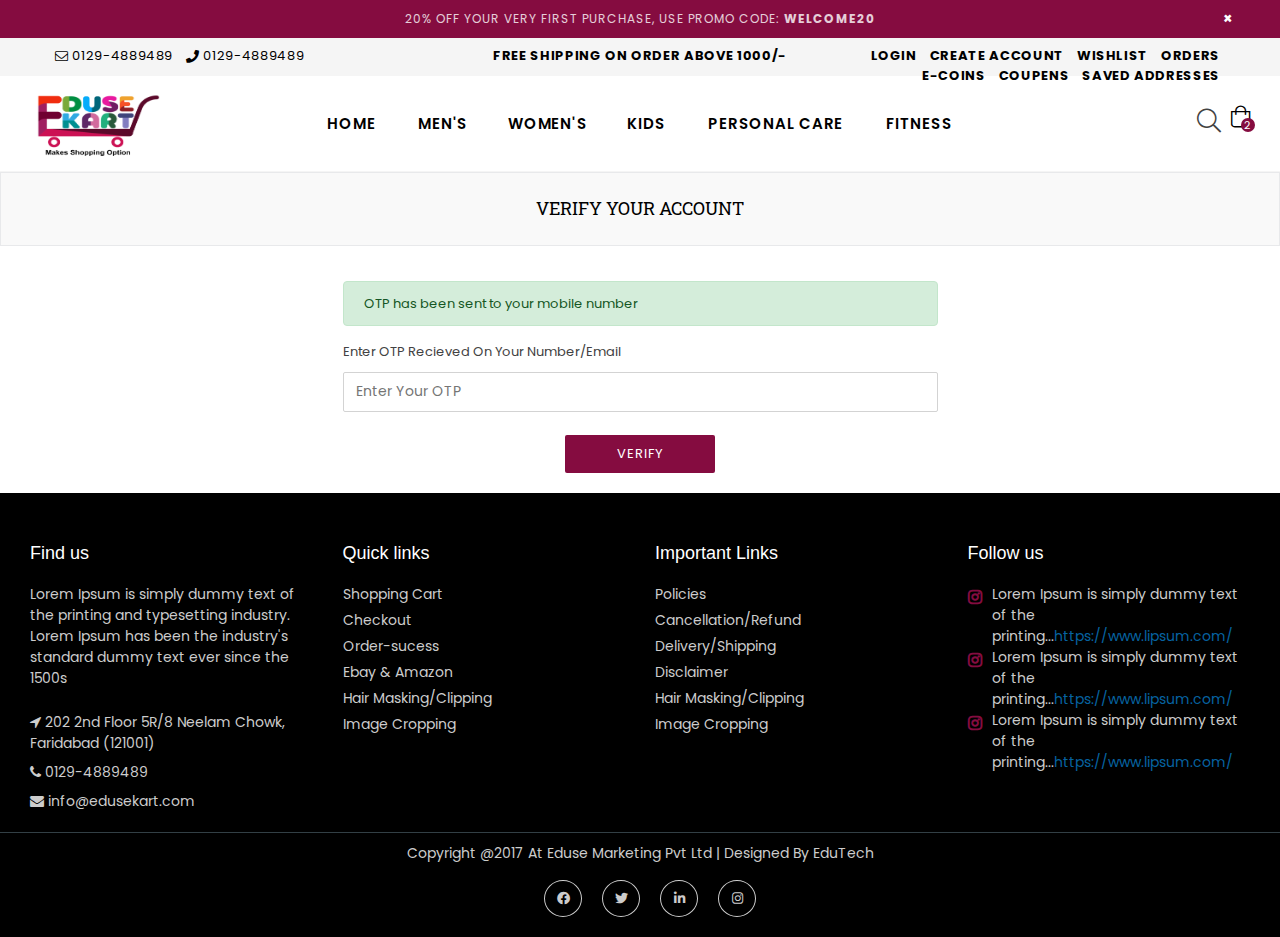
<file: verify-number.html>
<!DOCTYPE html> 
<html class="no-js" lang="en">

<!-- belle/home2-default.html   11 Nov 2019 12:22:28 GMT -->
<head>
<meta http-equiv="Content-Type" content="text/html; charset=utf-8" />
<meta http-equiv="x-ua-compatible" content="ie=edge">
<title>EduseKart</title>
<meta name="description" content="description">
<meta name="viewport" content="width=device-width, initial-scale=1">
<!-- Favicon -->
<link rel="shortcut icon" href="assets/images/favicon.png" />
<!-- Plugins CSS -->
<link rel="stylesheet" href="assets/css/plugins.css">
<!-- Bootstap CSS -->
<link rel="stylesheet" href="assets/css/bootstrap.min.css">
<!-- Main Style CSS -->
<link rel="stylesheet" href="assets/css/style.css">
<link rel="stylesheet" href="assets/css/responsive.css">
<!-- Footer Style CSS -->
<link rel="stylesheet" href="https://use.fontawesome.com/releases/v5.2.0/css/all.css">
<link rel="stylesheet" href="https://cdnjs.cloudflare.com/ajax/libs/font-awesome/4.7.0/css/font-awesome.min.css">

</head>
<body class="template-index home2-default">
<div id="pre-loader">
    <img src="assets/images/loader.gif" alt="Loading..." />
</div>
<div class="pageWrapper">
    <!--Promotion Bar-->
    <div class="notification-bar mobilehide">
        <a href="#" class="notification-bar__message">20% off your very first purchase, use promo code: <b>WELCOME20</b></a>
        <span class="close-announcement">×</span>
    </div>
    <!--End Promotion Bar-->
    <!--Search Form Drawer-->
    <div class="search">
        <div class="search__form">
            <form class="search-bar__form" action="#">
                <button class="go-btn search__button" type="submit"><i class="icon anm anm-search-l"></i></button>
                <input class="search__input" type="search" name="q" value="" placeholder="Search entire store..." aria-label="Search" autocomplete="off">
            </form>
            <button type="button" class="search-trigger close-btn"><i class="anm anm-times-l"></i></button>
        </div>
    </div>
    <!--End Search Form Drawer-->
    <!--Top Header-->
    <div class="top-header">
        <div class="container-fluid">
            <div class="row">
                <div class="col-10 col-sm-8 col-md-5 col-lg-4">
                    <p class="phone-no"><i class="anm anm-envelope-l"></i> 0129-4889489</p>
                    <p class="phone-no" style="margin-left: 10px;"><i class="anm anm-phone-s"></i> 0129-4889489</p>
                </div>
                <div class="col-sm-4 col-md-4 col-lg-4 d-none d-lg-none d-md-block d-lg-block">
                    <div class="text-center"><p class="top-header_middle-text">Free Shipping On order Above 1000/-</p></div>
                </div>
                <div class="col-2 col-sm-4 col-md-3 col-lg-4 text-right">
                    <span class="user-menu d-block d-lg-none"><i class="anm anm-user-al" aria-hidden="true"></i></span>
                    <ul class="customer-links list-inline">
                        <li><a href="#" data-toggle="modal" data-target="#myModal">Login</a></li>
                        <li><a href="register.html">Create Account</a></li>
                        <li><a href="wishlist.html">Wishlist</a></li>
                        <li><a href="#">Orders</a></li>
                        <li><a href="#">E-Coins</a></li>
                        <li><a href="#">Coupens</a></li>
                        <li><a href="#">Saved Addresses</a></li>
                    </ul>
                </div>
            </div>
        </div>
    </div>
    <!--End Top Header-->
    <!--Header-->
    <div class="header-wrap animated d-flex border-bottom">
        <div class="container">        
            <div class="row align-items-center">
                <!--Desktop Logo-->
                <div class="logo col-md-2 col-lg-2 d-none d-lg-block">
                    <a href="index.html">
                        <img src="assets/images/logo.png" height="65" width="130"  alt="Belle Multipurpose Html Template" title="Belle Multipurpose Html Template" />
                    </a>
                </div>
                <!--End Desktop Logo-->
                <div class="col-2 col-sm-3 col-md-3 col-lg-8">
                    <div class="d-block d-lg-none">
                        <button type="button" class="btn--link site-header__menu js-mobile-nav-toggle mobile-nav--open">
                            <i class="icon anm anm-times-l"></i>
                            <i class="anm anm-bars-r"></i>
                        </button>
                    </div>
                    <!--Desktop Menu-->
                    <nav class="grid__item" id="AccessibleNav"><!-- for mobile -->
                        <ul id="siteNav" class="site-nav medium center hidearrow">
                            <li class="lvl1"><a href="#">Home </a></li>
                            <li class="lvl1 parent dropdown"><a href="#">Men's<i class="anm anm-angle-down-l"></i></a>
                          <ul class="dropdown">
                            <li><a href="blog-left-sidebar.html" class="site-nav">Left Sidebar</a></li>
                            <li><a href="blog-right-sidebar.html" class="site-nav">Right Sidebar</a></li>
                            <li><a href="blog-fullwidth.html" class="site-nav">Fullwidth</a></li>
                            <li><a href="blog-grid-view.html" class="site-nav">Gridview</a></li>
                            <li><a href="blog-article.html" class="site-nav">Article</a></li>
                          </ul>
                        </li><li class="lvl1 parent dropdown"><a href="#">Women's<i class="anm anm-angle-down-l"></i></a>
                          <ul class="dropdown">
                            <li><a href="blog-left-sidebar.html" class="site-nav">Left Sidebar</a></li>
                            <li><a href="blog-right-sidebar.html" class="site-nav">Right Sidebar</a></li>
                            <li><a href="blog-fullwidth.html" class="site-nav">Fullwidth</a></li>
                            <li><a href="blog-grid-view.html" class="site-nav">Gridview</a></li>
                            <li><a href="blog-article.html" class="site-nav">Article</a></li>
                          </ul>
                        </li><li class="lvl1 parent dropdown"><a href="#">Kids<i class="anm anm-angle-down-l"></i></a>
                          <ul class="dropdown">
                            <li><a href="blog-left-sidebar.html" class="site-nav">Left Sidebar</a></li>
                            <li><a href="blog-right-sidebar.html" class="site-nav">Right Sidebar</a></li>
                            <li><a href="blog-fullwidth.html" class="site-nav">Fullwidth</a></li>
                            <li><a href="blog-grid-view.html" class="site-nav">Gridview</a></li>
                            <li><a href="blog-article.html" class="site-nav">Article</a></li>
                          </ul>
                        </li>
                        <li class="lvl1 parent dropdown"><a href="#">Personal Care<i class="anm anm-angle-down-l"></i></a>
                          <ul class="dropdown">
                            <li><a href="blog-left-sidebar.html" class="site-nav">Left Sidebar</a></li>
                            <li><a href="blog-right-sidebar.html" class="site-nav">Right Sidebar</a></li>
                            <li><a href="blog-fullwidth.html" class="site-nav">Fullwidth</a></li>
                            <li><a href="blog-grid-view.html" class="site-nav">Gridview</a></li>
                            <li><a href="blog-article.html" class="site-nav">Article</a></li>
                          </ul>
                        </li>
                        <li class="lvl1 parent dropdown"><a href="#">Fitness<i class="anm anm-angle-down-l"></i></a>
                          <ul class="dropdown">
                            <li><a href="blog-left-sidebar.html" class="site-nav">Left Sidebar</a></li>
                            <li><a href="blog-right-sidebar.html" class="site-nav">Right Sidebar</a></li>
                            <li><a href="blog-fullwidth.html" class="site-nav">Fullwidth</a></li>
                            <li><a href="blog-grid-view.html" class="site-nav">Gridview</a></li>
                            <li><a href="blog-article.html" class="site-nav">Article</a></li>
                          </ul>
                        </li>
                      </ul>
                    </nav>
                    <!--End Desktop Menu-->
                </div>
                <!--Mobile Logo-->
                <div class="col-6 col-sm-6 col-md-6 col-lg-2 d-block d-lg-none mobile-logo">
                    <div class="logo">
                        <a href="index.html">
                            <img src="assets/images/logo.png" height="65" width="130" alt="Belle Multipurpose Html Template" title="Belle Multipurpose Html Template" />
                        </a>
                    </div>
                </div>
                <!--Mobile Logo-->
                <div class="col-4 col-sm-3 col-md-3 col-lg-2">
                    <div class="site-cart">
                        <a href="#" class="site-header__cart" title="Cart">
                            <i class="icon anm anm-bag-l"></i>
                            <span id="CartCount" class="site-header__cart-count" data-cart-render="item_count">2</span>
                        </a>
                        <!--Minicart Popup-->
                        <div id="header-cart" class="block block-cart">
                            <ul class="mini-products-list">
                                <li class="item">
                                    <a class="product-image" href="#">
                                        <img src="assets/images/product-images/cape-dress-1.jpg" alt="3/4 Sleeve Kimono Dress" title="" />
                                    </a>
                                    <div class="product-details">
                                        <a href="#" class="remove"><i class="anm anm-times-l" aria-hidden="true"></i></a>
                                        <a href="#" class="edit-i remove"><i class="anm anm-edit" aria-hidden="true"></i></a>
                                        <a class="pName" href="cart.html">Sleeve Kimono Dress</a>
                                        <div class="variant-cart">Black / XL</div>
                                        <div class="wrapQtyBtn">
                                            <div class="qtyField">
                                                <span class="label">Qty:</span>
                                                <a class="qtyBtn minus" href="javascript:void(0);"><i class="fa anm anm-minus-r" aria-hidden="true"></i></a>
                                                <input type="text" id="Quantity" name="quantity" value="1" class="product-form__input qty">
                                                <a class="qtyBtn plus" href="javascript:void(0);"><i class="fa anm anm-plus-r" aria-hidden="true"></i></a>
                                            </div>
                                        </div>
                                        <div class="priceRow">
                                            <div class="product-price">
                                                <span class="money">₹59.00</span>
                                            </div>
                                         </div>
                                    </div>
                                </li>
                                <li class="item">
                                    <a class="product-image" href="#">
                                        <img src="assets/images/product-images/cape-dress-2.jpg" alt="Elastic Waist Dress - Black / Small" title="" />
                                    </a>
                                    <div class="product-details">
                                        <a href="#" class="remove"><i class="anm anm-times-l" aria-hidden="true"></i></a>
                                        <a href="#" class="edit-i remove"><i class="anm anm-edit" aria-hidden="true"></i></a>
                                        <a class="pName" href="cart.html">Elastic Waist Dress</a>
                                        <div class="variant-cart">Gray / XXL</div>
                                        <div class="wrapQtyBtn">
                                            <div class="qtyField">
                                                <span class="label">Qty:</span>
                                                <a class="qtyBtn minus" href="javascript:void(0);"><i class="fa anm anm-minus-r" aria-hidden="true"></i></a>
                                                <input type="text" id="Quantity" name="quantity" value="1" class="product-form__input qty">
                                                <a class="qtyBtn plus" href="javascript:void(0);"><i class="fa anm anm-plus-r" aria-hidden="true"></i></a>
                                            </div>
                                        </div>
                                        <div class="priceRow">
                                            <div class="product-price">
                                                <span class="money">₹99.00</span>
                                            </div>
                                        </div>
                                    </div>
                                </li>
                            </ul>
                            <div class="total">
                                <div class="total-in">
                                    <span class="label">Cart Subtotal:</span><span class="product-price"><span class="money">₹748.00</span></span>
                                </div>
                                 <div class="buttonSet text-center">
                                    <a href="cart.html" class="btn btn-secondary btn--small">View Cart</a>
                                    <a href="checkout.html" class="btn btn-secondary btn--small">Checkout</a>
                                </div>
                            </div>
                        </div>
                        <!--End Minicart Popup-->
                    </div>
                    <div class="site-header__search">
                        <button type="button" class="search-trigger"><i class="icon anm anm-search-l"></i></button>
                    </div>
                </div>
            </div>
        </div>
    </div>
    <!--End Header-->
    
    <!--Mobile Menu-->
    <div class="mobile-nav-wrapper" role="navigation">
        <div class="closemobileMenu"><i class="icon anm anm-times-l pull-right"></i> Close Menu</div>
        <ul id="MobileNav" class="mobile-nav">
            <li class="lvl1 parent megamenu"><a href="index.html">Home <i class="anm anm-plus-l"></i></a>
          <ul>
            <li><a href="#" class="site-nav">Home Group 1<i class="anm anm-plus-l"></i></a>
              <ul>
                <li><a href="index.html" class="site-nav">Home 1 - Classic</a></li>
                <li><a href="home2-default.html" class="site-nav">Home 2 - Default</a></li>
                <li><a href="home15-funiture.html" class="site-nav">Home 15 - Furniture </a></li>
                <li><a href="home3-boxed.html" class="site-nav">Home 3 - Boxed</a></li>
                <li><a href="home4-fullwidth.html" class="site-nav">Home 4 - Fullwidth</a></li>
                <li><a href="home5-cosmetic.html" class="site-nav">Home 5 - Cosmetic</a></li>
                <li><a href="home6-modern.html" class="site-nav">Home 6 - Modern</a></li>
                <li><a href="home7-shoes.html" class="site-nav last">Home 7 - Shoes</a></li>
              </ul>
            </li>
            <li><a href="#" class="site-nav">Home Group 2<i class="anm anm-plus-l"></i></a>
              <ul>
                <li><a href="home8-jewellery.html" class="site-nav">Home 8 - Jewellery</a></li>
                <li><a href="home9-parallax.html" class="site-nav">Home 9 - Parallax</a></li>
                <li><a href="home10-minimal.html" class="site-nav">Home 10 - Minimal</a></li>
                <li><a href="home11-grid.html" class="site-nav">Home 11 - Grid</a></li>
                <li><a href="home12-category.html" class="site-nav">Home 12 - Category</a></li>
                <li><a href="home13-auto-parts.html" class="site-nav">Home 13 - Auto Parts</a></li>
                <li><a href="home14-bags.html" class="site-nav last">Home 14 - Bags</a></li>
              </ul>
            </li>
            <li><a href="#" class="site-nav">New Sections<i class="anm anm-plus-l"></i></a>
              <ul>
                <li><a href="home11-grid.html" class="site-nav">Image Gallery</a></li>
                <li><a href="home5-cosmetic.html" class="site-nav">Featured Product</a></li>
                <li><a href="home7-shoes.html" class="site-nav">Columns with Items</a></li>
                <li><a href="home6-modern.html" class="site-nav">Text columns with images</a></li>
                <li><a href="home2-default.html" class="site-nav">Products Carousel</a></li>
                <li><a href="home9-parallax.html" class="site-nav last">Parallax Banner</a></li>
              </ul>
            </li>
            <li><a href="#" class="site-nav">New Features<i class="anm anm-plus-l"></i></a>
              <ul>
                <li><a href="home13-auto-parts.html" class="site-nav">Top Information Bar </a></li>
                <li><a href="#" class="site-nav">Age Varification </a></li>
                <li><a href="#" class="site-nav">Footer Blocks</a></li>
                <li><a href="#" class="site-nav">2 New Megamenu style</a></li>
                <li><a href="#" class="site-nav">Show Total Savings </a></li>
                <li><a href="#" class="site-nav">New Custom Icons</a></li>
                <li><a href="#" class="site-nav last">Auto Currency</a></li>
              </ul>
            </li>
          </ul>
        </li>
            <li class="lvl1 parent megamenu"><a href="#">Shop <i class="anm anm-plus-l"></i></a>
          <ul>
            <li><a href="#" class="site-nav">Shop Pages<i class="anm anm-plus-l"></i></a>
              <ul>
                <li><a href="shop-left-sidebar.html" class="site-nav">Left Sidebar</a></li>
                <li><a href="shop-right-sidebar.html" class="site-nav">Right Sidebar</a></li>
                <li><a href="shop-fullwidth.html" class="site-nav">Fullwidth</a></li>
                <li><a href="shop-grid-3.html" class="site-nav">3 items per row</a></li>
                <li><a href="shop-grid-4.html" class="site-nav">4 items per row</a></li>
                <li><a href="shop-grid-5.html" class="site-nav">5 items per row</a></li>
                <li><a href="shop-grid-6.html" class="site-nav">6 items per row</a></li>
                <li><a href="shop-grid-7.html" class="site-nav">7 items per row</a></li>
                <li><a href="shop-listview.html" class="site-nav last">Product Listview</a></li>
              </ul>
            </li>
            <li><a href="#" class="site-nav">Shop Features<i class="anm anm-plus-l"></i></a>
              <ul>
                <li><a href="shop-left-sidebar.html" class="site-nav">Product Countdown </a></li>
                <li><a href="shop-right-sidebar.html" class="site-nav">Infinite Scrolling</a></li>
                <li><a href="shop-grid-3.html" class="site-nav">Pagination - Classic</a></li>
                <li><a href="shop-grid-6.html" class="site-nav">Pagination - Load More</a></li>
                <li><a href="product-labels.html" class="site-nav">Dynamic Product Labels</a></li>
                <li><a href="product-swatches-style.html" class="site-nav">Product Swatches </a></li>
                <li><a href="product-hover-info.html" class="site-nav">Product Hover Info</a></li>
                <li><a href="shop-grid-3.html" class="site-nav">Product Reviews</a></li>
                <li><a href="shop-left-sidebar.html" class="site-nav last">Discount Label </a></li>
              </ul>
            </li>
          </ul>
        </li>
            <li class="lvl1 parent megamenu"><a href="product-layout-1.html">Product <i class="anm anm-plus-l"></i></a>
          <ul>
            <li><a href="product-layout-1.html" class="site-nav">Product Page<i class="anm anm-plus-l"></i></a>
              <ul>
                <li><a href="product-layout-1.html" class="site-nav">Product Layout 1</a></li>
                <li><a href="product-layout-2.html" class="site-nav">Product Layout 2</a></li>
                <li><a href="product-layout-3.html" class="site-nav">Product Layout 3</a></li>
                <li><a href="product-with-left-thumbs.html" class="site-nav">Product With Left Thumbs</a></li>
                <li><a href="product-with-right-thumbs.html" class="site-nav">Product With Right Thumbs</a></li>
                <li><a href="product-with-bottom-thumbs.html" class="site-nav last">Product With Bottom Thumbs</a></li>
              </ul>
            </li>
            <li><a href="short-description.html" class="site-nav">Product Features<i class="anm anm-plus-l"></i></a>
              <ul>
                <li><a href="short-description.html" class="site-nav">Short Description</a></li>
                <li><a href="product-countdown.html" class="site-nav">Product Countdown</a></li>
                <li><a href="product-video.html" class="site-nav">Product Video</a></li>
                <li><a href="product-quantity-message.html" class="site-nav">Product Quantity Message</a></li>
                <li><a href="product-visitor-sold-count.html" class="site-nav">Product Visitor/Sold Count </a></li>
                <li><a href="product-zoom-lightbox.html" class="site-nav last">Product Zoom/Lightbox </a></li>
              </ul>
            </li>
            <li><a href="#" class="site-nav">Product Features<i class="anm anm-plus-l"></i></a>
              <ul>
                <li><a href="product-with-variant-image.html" class="site-nav">Product with Variant Image</a></li>
                <li><a href="product-with-color-swatch.html" class="site-nav">Product with Color Swatch</a></li>
                <li><a href="product-with-image-swatch.html" class="site-nav">Product with Image Swatch</a></li>
                <li><a href="product-with-dropdown.html" class="site-nav">Product with Dropdown</a></li>
                <li><a href="product-with-rounded-square.html" class="site-nav">Product with Rounded Square</a></li>
                <li><a href="swatches-style.html" class="site-nav last">Product Swatches All Style</a></li>
              </ul>
            </li>
            <li><a href="#" class="site-nav">Product Features<i class="anm anm-plus-l"></i></a>
              <ul>
                <li><a href="product-accordion.html" class="site-nav">Product Accordion</a></li>
                <li><a href="product-pre-orders.html" class="site-nav">Product Pre-orders </a></li>
                <li><a href="product-labels-detail.html" class="site-nav">Product Labels</a></li>
                <li><a href="product-discount.html" class="site-nav">Product Discount In %</a></li>
                <li><a href="product-shipping-message.html" class="site-nav">Product Shipping Message</a></li>
                <li><a href="product-shipping-message.html" class="site-nav last">Size Guide </a></li>
              </ul>
            </li>
          </ul>
        </li>
            <li class="lvl1 parent megamenu"><a href="about-us.html">Pages <i class="anm anm-plus-l"></i></a>
          <ul>
            <li><a href="cart-variant1.html" class="site-nav">Cart Page <i class="anm anm-plus-l"></i></a>
                <ul class="dropdown">
                    <li><a href="cart-variant1.html" class="site-nav">Cart Variant1</a></li>
                    <li><a href="cart-variant2.html" class="site-nav">Cart Variant2</a></li>
                 </ul>
            </li>
            <li><a href="compare-variant1.html" class="site-nav">Compare Product <i class="anm anm-plus-l"></i></a>
                <ul class="dropdown">
                    <li><a href="compare-variant1.html" class="site-nav">Compare Variant1</a></li>
                    <li><a href="compare-variant2.html" class="site-nav">Compare Variant2</a></li>
                 </ul>
            </li>
            <li><a href="checkout.html" class="site-nav">Checkout</a></li>
            <li><a href="about-us.html" class="site-nav">About Us<span class="lbl nm_label1">New</span></a></li>
            <li><a href="contact-us.html" class="site-nav">Contact Us</a></li>
            <li><a href="faqs.html" class="site-nav">FAQs</a></li>
            <li><a href="lookbook1.html" class="site-nav">Lookbook<i class="anm anm-plus-l"></i></a>
              <ul>
                <li><a href="lookbook1.html" class="site-nav">Style 1</a></li>
                <li><a href="lookbook2.html" class="site-nav last">Style 2</a></li>
              </ul>
            </li>
            <li><a href="404.html" class="site-nav">404</a></li>
            <li><a href="coming-soon.html" class="site-nav">Coming soon<span class="lbl nm_label1">New</span></a></li>
          </ul>
        </li>
            <li class="lvl1 parent megamenu"><a href="blog-left-sidebar.html">Account<i class="anm anm-plus-l"></i></a>
          <ul>
            <li><a href="blog-left-sidebar.html" class="site-nav">Orders</a></li>
            <li><a href="blog-right-sidebar.html" class="site-nav">Wishlist</a></li>
            <li><a href="blog-fullwidth.html" class="site-nav">Gift Cards</a></li>
            <li><a href="blog-grid-view.html" class="site-nav">E-Coins</a></li>
            <li><a href="blog-article.html" class="site-nav">Coupens</a></li>
            <li><a href="blog-article.html" class="site-nav">Saved Addresses</a></li>
          </ul>
        </li>
            <li class="lvl1"><a href="#"><b>Login</b></a>
            <li class="lvl1"><a href="#"><b>Register</b></a>
        </li>
      </ul>
    </div>
    <!--End Mobile Menu-->
<!--------------------------End Header------------------------------------->
<!--------------------------End Header------------------------------------->
<!--------------------------End Header------------------------------------->    <!--Body Content-->
    <div id="page-content">
        <!--Page Title-->
        <div class="page section-header text-center">
            <div class="page-title">
                <div class="wrapper"><h1 class="page-width">Verify Your Account</h1></div>
            </div>
        </div>
        <!--End Page Title-->
        
        <div class="container">
            <div class="row">
                <div class="col-12 col-sm-12 col-md-6 col-lg-6 main-col offset-md-3">
                       <form method="post" action="#" id="CustomerLoginForm" accept-charset="UTF-8" class="contact-form">   
                          <div class="row">
                            <div class="col-12 col-sm-12 col-md-12 col-lg-12">
                                <div class="alert alert-success" role="alert">
                                OTP has been sent to your mobile number
                                </div>
                                <div class="form-group">
                                    <label for="CustomerPassword">Enter OTP Recieved On Your Number/Email</label>
                                    <input type="text" value="" name="customer[otp]" placeholder="Enter Your OTP" class="">                         
                                </div>
                            </div>
                          </div>
                          <div class="row">
                            <div class="text-center col-12 col-sm-12 col-md-12 col-lg-12">
                                <input type="submit" class="btn btn-blue text-center" value="Verify">
                            </div>
                         </div>
                     </form>
                    </div>
                </div>
            </div>
        </div>
        
    </div>
    <!--End Body Content-->
    
<!----------------------------Footer------------------------>
<!----------------------------Footer------------------------>
<!----------------------------Footer------------------------>
<footer class="footer">
<div class="container bottom_border">
<div class="row">
<div class=" col-sm-4 col-md col-sm-4  col-12 col">
<h5 class="headin5_amrc col_white_amrc pt2">Find us</h5>
<!--headin5_amrc-->
<p class="mb10">Lorem Ipsum is simply dummy text of the printing and typesetting industry. Lorem Ipsum has been the industry's standard dummy text ever since the 1500s</p>
<p><i class="fa fa-location-arrow"></i>  202 2nd Floor 5R/8 Neelam Chowk, Faridabad (121001)</p>
<p><i class="fa fa-phone"></i>  0129-4889489</p>
<p><i class="fa fa fa-envelope"></i> info@edusekart.com  </p>


</div>


<div class=" col-sm-4 col-md  col-6 col">
<h5 class="headin5_amrc col_white_amrc pt2">Quick links</h5>
<!--headin5_amrc-->
<ul class="footer_ul_amrc">
<li><a href="cart.html">Shopping Cart</a></li>
<li><a href="checkout.html">Checkout</a></li>
<li><a href="order-success">Order-sucess</a></li>
<li><a href="#">Ebay & Amazon</a></li>
<li><a href="#">Hair Masking/Clipping</a></li>
<li><a href="#">Image Cropping</a></li>
</ul>
<!--footer_ul_amrc ends here-->
</div>


<div class=" col-sm-4 col-md  col-6 col">
<h5 class="headin5_amrc col_white_amrc pt2">Important Links</h5>
<!--headin5_amrc-->
<ul class="footer_ul_amrc">
<li><a href="policies.html">Policies</a></li>
<li><a href="refund.html">Cancellation/Refund</a></li>
<li><a href="shipping.html">Delivery/Shipping</a></li>
<li><a href="disclaimer.html">Disclaimer</a></li>
<li><a href="http://webenlance.com">Hair Masking/Clipping</a></li>
<li><a href="http://webenlance.com">Image Cropping</a></li>
</ul>
<!--footer_ul_amrc ends here-->
</div>


<div class=" col-sm-4 col-md  col-12 col">
<h5 class="headin5_amrc col_white_amrc pt2">Follow us</h5>
<!--headin5_amrc ends here-->

<ul class="footer_ul2_amrc">
<li><a href="#"><i class="fab fa-instagram fleft padding-right"></i> </a><p>Lorem Ipsum is simply dummy text of the printing...<a href="#">https://www.lipsum.com/</a></p></li>
<li><a href="#"><i class="fab fa-instagram fleft padding-right"></i> </a><p>Lorem Ipsum is simply dummy text of the printing...<a href="#">https://www.lipsum.com/</a></p></li>
<li><a href="#"><i class="fab fa-instagram fleft padding-right"></i> </a><p>Lorem Ipsum is simply dummy text of the printing...<a href="#">https://www.lipsum.com/</a></p></li>
</ul>
<!--footer_ul2_amrc ends here-->
</div>
</div>
</div>


<div class="container">
<!--foote_bottom_ul_amrc ends here-->
<p class="text-center">Copyright @2017 At Eduse Marketing Pvt Ltd | Designed By <a href="#">EduTech</a></p>

<ul class="social_footer_ul">
<li><a href="http://webenlance.com"><i class="fab fa-facebook-f"></i></a></li>
<li><a href="http://webenlance.com"><i class="fab fa-twitter"></i></a></li>
<li><a href="http://webenlance.com"><i class="fab fa-linkedin"></i></a></li>
<li><a href="http://webenlance.com"><i class="fab fa-instagram"></i></a></li>
</ul>
<!--social_footer_ul ends here-->
</div>

</footer>
    <!--End Footer-->
    <!--Scoll Top-->
    <span id="site-scroll"><i class="icon anm anm-angle-up-r"></i></span>
    <!--End Scoll Top-->
    

    <!--Quick View popup-->
    <div class="modal fade quick-view-popup" id="content_quickview">
        <div class="modal-dialog">
            <div class="modal-content">
                <div class="modal-body">
                    <div id="ProductSection-product-template" class="product-template__container prstyle1">
                <div class="product-single">
                <!-- Start model close -->
                <a href="javascript:void()" data-dismiss="modal" class="model-close-btn pull-right" title="close"><span class="icon icon anm anm-times-l"></span></a>
                <!-- End model close -->
                <div class="row">
                    <div class="col-lg-6 col-md-6 col-sm-12 col-12">
                        <div class="product-details-img">
                            <div class="pl-20">
                                <img src="assets/images/product-detail-page/camelia-reversible-big1.jpg" alt="" />
                            </div>
                        </div>
                    </div>
                    <div class="col-lg-6 col-md-6 col-sm-12 col-12">
                            <div class="product-single__meta">
                                <h2 class="product-single__title">Product Quick View Popup</h2>
                                <div class="prInfoRow">
                                    <div class="product-stock"> <span class="instock ">In Stock</span> <span class="outstock hide">Unavailable</span> </div>
                                    <div class="product-sku">SKU: <span class="variant-sku">19115-rdxs</span></div>
                                </div>
                                <p class="product-single__price product-single__price-product-template">
                                    <span class="visually-hidden">Regular price</span>
                                    <s id="ComparePrice-product-template"><span class="money">₹600.00</span></s>
                                    <span class="product-price__price product-price__price-product-template product-price__sale product-price__sale--single">
                                        <span id="ProductPrice-product-template"><span class="money">₹500.00</span></span>
                                    </span>
                                </p>
                                <div class="product-single__description rte">
                                    Belle Multipurpose Bootstrap 4 Html Template that will give you and your customers a smooth shopping experience which can be used for various kinds of stores such as fashion,...
                                </div>
                                
                            <form method="post" action="http://annimexweb.com/cart/add" id="product_form_10508262282" accept-charset="UTF-8" class="product-form product-form-product-template hidedropdown" enctype="multipart/form-data">
                                <div class="swatch clearfix swatch-0 option1" data-option-index="0">
                                    <div class="product-form__item">
                                      <label class="header">Color: <span class="slVariant">Red</span></label>
                                      <div data-value="Red" class="swatch-element color red available">
                                        <input class="swatchInput" id="swatch-0-red" type="radio" name="option-0" value="Red">
                                        <label class="swatchLbl color medium rectangle" for="swatch-0-red" style="background-image:url(assets/images/product-detail-page/variant1-1.jpg);" title="Red"></label>
                                      </div>
                                      <div data-value="Blue" class="swatch-element color blue available">
                                        <input class="swatchInput" id="swatch-0-blue" type="radio" name="option-0" value="Blue">
                                        <label class="swatchLbl color medium rectangle" for="swatch-0-blue" style="background-image:url(assets/images/product-detail-page/variant1-2.jpg);" title="Blue"></label>
                                      </div>
                                      <div data-value="Green" class="swatch-element color green available">
                                        <input class="swatchInput" id="swatch-0-green" type="radio" name="option-0" value="Green">
                                        <label class="swatchLbl color medium rectangle" for="swatch-0-green" style="background-image:url(assets/images/product-detail-page/variant1-3.jpg);" title="Green"></label>
                                      </div>
                                      <div data-value="Gray" class="swatch-element color gray available">
                                        <input class="swatchInput" id="swatch-0-gray" type="radio" name="option-0" value="Gray">
                                        <label class="swatchLbl color medium rectangle" for="swatch-0-gray" style="background-image:url(assets/images/product-detail-page/variant1-4.jpg);" title="Gray"></label>
                                      </div>
                                    </div>
                                </div>
                                <div class="swatch clearfix swatch-1 option2" data-option-index="1">
                                    <div class="product-form__item">
                                      <label class="header">Size: <span class="slVariant">XS</span></label>
                                      <div data-value="XS" class="swatch-element xs available">
                                        <input class="swatchInput" id="swatch-1-xs" type="radio" name="option-1" value="XS">
                                        <label class="swatchLbl medium rectangle" for="swatch-1-xs" title="XS">XS</label>
                                      </div>
                                      <div data-value="S" class="swatch-element s available">
                                        <input class="swatchInput" id="swatch-1-s" type="radio" name="option-1" value="S">
                                        <label class="swatchLbl medium rectangle" for="swatch-1-s" title="S">S</label>
                                      </div>
                                      <div data-value="M" class="swatch-element m available">
                                        <input class="swatchInput" id="swatch-1-m" type="radio" name="option-1" value="M">
                                        <label class="swatchLbl medium rectangle" for="swatch-1-m" title="M">M</label>
                                      </div>
                                      <div data-value="L" class="swatch-element l available">
                                        <input class="swatchInput" id="swatch-1-l" type="radio" name="option-1" value="L">
                                        <label class="swatchLbl medium rectangle" for="swatch-1-l" title="L">L</label>
                                      </div>
                                    </div>
                                </div>
                                <!-- Product Action -->
                                <div class="product-action clearfix">
                                    <div class="product-form__item--quantity">
                                        <div class="wrapQtyBtn">
                                            <div class="qtyField">
                                                <a class="qtyBtn minus" href="javascript:void(0);"><i class="fa anm anm-minus-r" aria-hidden="true"></i></a>
                                                <input type="text" id="Quantity" name="quantity" value="1" class="product-form__input qty">
                                                <a class="qtyBtn plus" href="javascript:void(0);"><i class="fa anm anm-plus-r" aria-hidden="true"></i></a>
                                            </div>
                                        </div>
                                    </div>                                
                                    <div class="product-form__item--submit">
                                        <button type="button" name="add" class="btn product-form__cart-submit">
                                            <span>Add to cart</span>
                                        </button>
                                    </div>
                                </div>
                                <!-- End Product Action -->
                            </form>
                            <div class="display-table shareRow">
                                <div class="display-table-cell">
                                    <div class="wishlist-btn">
                                        <a class="wishlist add-to-wishlist" href="#" title="Add to Wishlist"><i class="icon anm anm-heart-l" aria-hidden="true"></i> <span>Add to Wishlist</span></a>
                                    </div>
                                </div>
                            </div>
                        </div>
                </div>
            </div>
                <!--End-product-single-->
                </div>
            </div>
                </div>
            </div>
        </div>
    </div>
    <!--End Quick View popup-->
    <!-- Login Modal -->
<div id="myModal" class="modal fade" role="dialog">
<div class="modal-dialog">
<!-- Modal content-->
<div class="modal-content">
<div class="modal-header">
<button type="button" class="close" data-dismiss="modal">&times;</button>
</div>
<div class="modal-body">
    <h3 style="text-align: center; color: #850c40;">Sign In</h3>
        <div class="row d-flex">
            <div class="col-lg-12">
                <div class="card2 card border-0 px-4 py-5">
                    <div class="row mb-4 px-3" style="margin: auto;">
                        <h6 class="mb-0 mr-4 mt-2">Sign in with</h6>
                        <div class="facebook text-center mr-3"><div class="fa fa-facebook"></div></div>
                        <div class="google text-center mr-3"><div class="fa fa-google"></div></div>
                        <div class="instagram text-center mr-3"><div class="fa fa-instagram"></div></div>
                    </div>
                    <div class="row px-3 mb-4">
                        <div class="line"></div>
                        <small class="or text-center">Or</small>
                        <div class="line"></div>
                    </div>
                    <div class="row px-3">
                        <label class="mb-1"><h6 class="mb-0 text-sm">Email Address</h6></label>
                        <input class="mb-4" type="text" name="email" placeholder="Enter a valid email address">
                    </div>
                    <div class="row px-3">
                        <label class="mb-1"><h6 class="mb-0 text-sm">Password</h6></label>
                        <input type="password" name="password" placeholder="Enter password" id="txtPassword" >
                        <p id="btnToggle" class="show-password">Show Password</p>
                    </div>
                    <div class="forgot">
                    <div class="row px-3 mb-4">
                        <div class="custom-control custom-checkbox custom-control-inline">
                            <input id="chk1" type="checkbox" name="chk" class="custom-control-input"> 
                            <label for="chk1" class="custom-control-label text-sm">Remember me</label>
                        </div>
                        <a href="#" class="ml-auto mb-0 text-sm">Forgot Password?</a>
                    </div>
                    <div class="row mb-3 px-3">
                        <button type="submit" class="btn btn-blue text-center">Login</button>
                    </div>
                    <div class="row mb-4 px-3">
                        <small class="font-weight-bold">Don't have an account? <a href="register.html">Register</a></small>
                    </div>
                    </div>
                </div>
            </div>
        </div>
    </div>
</div>
</div>
</div>
    
     <!-- Including Jquery -->
     <script src="assets/js/vendor/jquery-3.3.1.min.js"></script>
     <script src="assets/js/vendor/modernizr-3.6.0.min.js"></script>
     <script src="assets/js/vendor/jquery.cookie.js"></script>
     <script src="assets/js/vendor/wow.min.js"></script>
     <!-- Including Javascript -->
     <script src="assets/js/bootstrap.min.js"></script>
     <script src="assets/js/plugins.js"></script>
     <script src="assets/js/popper.min.js"></script>
     <script src="assets/js/lazysizes.js"></script>
     <script src="assets/js/main.js"></script>
     <!--Footer Scripts-->
     
     <!--For Newsletter Popup-->
     <script>
        jQuery(document).ready(function(){  
          jQuery('.closepopup').on('click', function () {
              jQuery('#popup-container').fadeOut();
              jQuery('#modalOverly').fadeOut();
          });
          
          var visits = jQuery.cookie('visits') || 0;
          visits++;
          jQuery.cookie('visits', visits, { expires: 1, path: '/' });
          console.debug(jQuery.cookie('visits')); 
          if ( jQuery.cookie('visits') > 1 ) {
            jQuery('#modalOverly').hide();
            jQuery('#popup-container').hide();
          } else {
              var pageHeight = jQuery(document).height();
              jQuery('<div id="modalOverly"></div>').insertBefore('body');
              jQuery('#modalOverly').css("height", pageHeight);
              jQuery('#popup-container').show();
          }
          if (jQuery.cookie('noShowWelcome')) { jQuery('#popup-container').hide(); jQuery('#active-popup').hide(); }
        }); 
        
        jQuery(document).mouseup(function(e){
          var container = jQuery('#popup-container');
          if( !container.is(e.target)&& container.has(e.target).length === 0)
          {
            container.fadeOut();
            jQuery('#modalOverly').fadeIn(200);
            jQuery('#modalOverly').hide();
          }
        });
        
        /*--------------------------------------
            Promotion / Notification Cookie Bar 
          -------------------------------------- */
          if(Cookies.get('promotion') != 'true') {   
             ₹(".notification-bar").show();         
          }
          ₹(".close-announcement").on('click',function() {
            ₹(".notification-bar").slideUp();  
            Cookies.set('promotion', 'true', { expires: 1});  
            return false;
          });
    </script>
    <script>
        let passwordInput = document.getElementById('txtPassword'),
  toggle = document.getElementById('btnToggle');

function togglePassword() {  
  if (passwordInput.type === 'password') {
    passwordInput.type = 'text';
    toggle.innerHTML = 'Hide Paswword';
  } else {
    passwordInput.type = 'password';
    toggle.innerHTML = 'Show Password';
  }
}
(function () {
  toggle.addEventListener('click', togglePassword, false);
})();
    </script>
    <!--End For Newsletter Popup-->
</div>
</body>

</html>
</file>
<file: assets/css/style.css>
/* --------------------------------------------------
Table of Content:
#850c40 color code
1.  Google Fonts
2.  Basic Styles
3.  Typography
4.  Utilities
5.  Container
6.  Button
7.  Input Placeholder
8.  Pre Loader
9.  Header Style
10. Homepage Slideshow
11. Section
12. Products With Tab Slider
13. Product Grid
14. Collection Box Slider
15. Brands Logo Slider
16. Latest Blog Post
17. Store Feature
18. Shop Pages
19. Product Listview
20. Bredcrumb
21. Product Detail
22. Categories List
23. Pages
24. Cart Pages
25. Quick View
26. Promotional Top Popup
27. Image Banners
28. Homepages Demo
	28.1 Home 2 - Default
	28.2 Home 3 - Boxed
	28.3 Home 4 - Fulwidth
	28.4 Home 5 - Cosmetic
	28.5 Home 6 - Modern
	28.6 Home 7 - Shoes
	28.7 Home 8 - Jewellery
	28.8 Home 9 - Parallax
	28.9 Home 10 - Minimal
	28.10 Home 11 - Grid
	28.11 Home 12 - Category
	28.12 Home 13 - Autoparts
	28.13 Home 14 - Bags
	28.14 Home 15 - Furniture
29. Testimonial Slider
30. Instagram Feed
31. Hero Banners
32. Newsletter Cookie Popup
33. Footer
=======================================================================*/


/*======================================================================
  1. Google Fonts
========================================================================*/
@import url('http://fonts.googleapis.com/css?family=Poppins:300,400,400i,500,600,700&amp;display=swap');
@import url('http://fonts.googleapis.com/css?family=Roboto+Slab:300,400,700&amp;display=swap');
@import url('http://fonts.googleapis.com/css?family=Montserrat:400,500,600,700,800&amp;display=swap');


/*======================================================================
  2. Basic Styles
========================================================================*/
* { -webkit-box-sizing: border-box; -moz-box-sizing: border-box; box-sizing: border-box; }
*, ::before, ::after { box-sizing:border-box; -webkit-box-sizing:border-box; }
html { overflow:hidden; overflow-y:auto; }
body { font-size:13px; line-height:1.5; -webkit-font-smoothing: antialiased; -moz-osx-font-smoothing: grayscale; font-family:"Poppins",Helvetica,Tahoma,Arial,serif; color:#424242; font-weight:400; margin:0; padding:0; }
article, aside, details, figcaption, figure, footer, header, nav, section, summary { display: block; }
audio, canvas, video { display: inline-block; }
audio:not([controls]) { display:none; height:0; }
[hidden] { display:none; }
html, button, input, select, textarea { font-family:'Poppins', sans-serif; }
input:focus, textarea:focus, select:focus { border-color:#cdcfd3; }
input, textarea { padding:10px 18px; }
select { -webkit-appearance:none; -moz-appearance:none; appearance:none; background-position:right center; background-image:url(../images/arrow-select.png) !important; background-repeat:no-repeat !important; 
	background-position:right 10px center !important; line-height:1.2; text-indent:0.01px; text-overflow: ''; cursor:pointer; padding-bottom:8px 28px 8px 15px; }

iframe { border:0; width:100%; }

a { color:#555555; text-decoration:none; -ms-transition:all 0.5s ease-in-out; -webkit-transition:all 0.5s ease-in-out; transition:all 0.5s ease-in-out; }
a:focus { outline:thin dotted; }
a:active, a:hover { color:#000; outline:0; }
a:hover, a:focus { opacity:0.8; }
a:hover { text-decoration:none; }

p { margin:0 0 24px; }
pre { background: #f5f5f5; color: #666; font-family: monospace; font-size: 14px; margin: 20px 0; overflow: auto; padding: 20px; white-space: pre; white-space: pre-wrap; word-wrap: break-word; }
blockquote, q { -webkit-hyphens: none; -moz-hyphens: none; -ms-hyphens: none; hyphens: none; quotes: none; }
blockquote:before, blockquote:after, q:before, q:after { content: ""; content: none; }
blockquote { font-size: 18px; font-style: italic; font-weight: 300; margin: 24px 40px; }
blockquote blockquote { margin-right: 0; }
blockquote cite, blockquote small { font-size: 14px; font-weight: normal; text-transform: uppercase; }
blockquote em, blockquote i { font-style: normal; font-weight: 300; }
blockquote strong, blockquote b { font-weight: 400; }
img { -ms-interpolation-mode:bicubic; border:0; vertical-align:middle; }
svg:not(:root) { overflow:hidden; }
ol, ul { padding:0; margin:0; }
.list-items { margin-left:15px; }
.hide { display:none !important; }

/*======================================================================
  3. Typography
========================================================================*/
h1 a, .h1 a, h2 a, .h2 a, h3 a, .h3 a, h4 a, .h4 a, h5 a, .h5 a, h6 a, .h6 a { color:inherit; text-decoration:none; font-weight:inherit; }
h1, h2, h3, h4, h5, h6, .h1, .h2, .h3, .h4, .h5, .h6, address, p, pre, blockquote, dl, dd, menu, ol, ul, table, caption, hr { margin:0; margin-bottom:15px; }
h1, .h1, h2, .h2, h3, .h3, h4, .h4, h5, .h5, h6, .h6 { color:#000; margin:0 0 10px; font-family:"Roboto Slab",Helvetica,Tahoma,Arial,serif; font-weight:400; line-height:1.2; overflow-wrap: break-word; word-wrap: break-word; }
h1, .h1 { font-size:24px; }
h2, .h2 { font-size:19px; letter-spacing:0.03em; text-transform:uppercase; }
h3, .h3 { font-size:16px; }
h4, .h4 { font-size:1em; }
h5, .h5 { font-size:18px; }
h6, .h6 { font-size:14px; }

img { max-width:100%; }

p { color:#555; }
p:last-child { margin-bottom:0; }

input, button, select, textarea { background: transparent; border:1px solid #d7d7d7; transition:all 0.4s ease-out 0s; -webkit-transition:all 0.4s ease-out 0s; color:#424242; }
input:focus, input:active, button:focus, button:active, select:focus, select:active, textarea:focus, textarea:active { outline:none; border-color:#5b77d8; }
input, select, textarea { width: 100%; font-size: 14px; box-shadow:none; -webkit-box-shadow:none; border-radius:0; -webkit-border-radius:0; }
input, select { height:40px; padding:0 10px; }
input[type="checkbox"], input[type="radio"] { width:auto; height:auto; }
input[type="checkbox"]:focus, input[type="radio"]:focus { outline:0; box-shadow:none; }

.text-left { text-align:left !important; }
.text-center { text-align:center !important; }
.text-right { text-align:right !important; }

hr { margin:20px 0; border:0; border-bottom:1px solid #e8e9eb; }

.border-bottom { border-bottom:1px solid #f5f5f5 !important; }

/*======================================================================
  4. Utilities
========================================================================*/
.hidden { display: none; }
.visuallyhidden { border: 0; clip: rect(0 0 0 0); height: 1px; margin: -1px; overflow: hidden; padding: 0; position: absolute; width: 1px; }
.poss_relative { position: relative; }
.poss_absolute { position: absolute; }
.visuallyhidden.focusable:active, .visuallyhidden.focusable:focus { clip: auto; height: auto; margin: 0; overflow: visible; position: static; width: auto; }
.invisible { visibility: hidden; }
.clearfix:before, .clearfix:after { content: " "; /* 1 */ display: table;/* 2 */ }
.clearfix:after { clear: both; }

th { font-family:"Roboto Slab",Helvetica,Tahoma,Arial,serif; font-weight:700; }

/* Text specialized */
.text-italic { font-style: italic; }
.text-normal { font-style: normal; }
.text-underline { font-style: underline; }
/* Font specialized */
.body-font { font-family: "Poppins", sans-serif; }
.heading-font { font-family: "Poppins", sans-serif; }

.list--inline { padding:0; margin:0; }
.list--inline li { display:inline-block; margin-bottom:0; vertical-align:middle; }

.display-table { display:table; table-layout:fixed; width:100%; margin:0 !important; }
.display-table-cell { float:none; display:table-cell; vertical-align:middle; }


/*======================================================================
  5. Container
========================================================================*/
.container { max-width:1300px; padding-left:30px; padding-right:30px; }
.container-fluid { padding:0 55px; }
.container-fluid:before,
.container-fluid:after { content:''; clear:both; display:block; }

.grid { *zoom:1; list-style:none; margin:0; padding:0; margin-left:-30px; }
.grid__item { float:left; padding-left:30px; width:100%; }
.grid--no-gutters > .grid__item { padding-left:0; }

/*======================================================================
  6. Button
========================================================================*/
.btn, .shopify-payment-button__button--unbranded { -moz-user-select:none; -ms-user-select:none; -webkit-user-select:none; user-select:none; -webkit-appearance:none; -moz-appearance:none; appearance:none; display:inline-block; width:auto; height:auto; 
	text-decoration:none; text-align:center; vertical-align:middle; cursor:pointer; border:1px solid transparent; border-radius:0; padding:8px 15px 8px; background-color:#000; color:#fff; font-family:Poppins,Helvetica,Tahoma,Arial,sans-serif; 
	font-weight:400; text-transform:uppercase; letter-spacing:1px; line-height:normal; white-space:normal; font-size:13px; -ms-transition:all 0.3s ease-in-out; -webkit-transition:all 0.3s ease-in-out; transition:all 0.3s ease-in-out; }
.btn:hover, .btn:focus, .shopify-payment-button__button--unbranded:hover, .shopify-payment-button__button--unbranded:focus { background-color:#1a1a1a; opacity:0.8; color:#fff; text-decoration:none; }
.btn--small { padding:8px 10px; font-size:0.92308em; line-height:1; }
.btn--secondary { background-color:#ededed; color:#000; border:1px solid #000; }
.btn--link { background-color:transparent; border:0; margin:0; color:#31a3a3; text-align:left; text-decoration:none; outline:none !important;box-shadow:none !important; }
.btn--link:hover, .btn--link:focus { opacity:0.8; text-decoration:none; }

/*======================================================================
  7. Input Placeholder
========================================================================*/
input:-moz-placeholder, textarea:-moz-placeholder { opacity:1; -ms-filter:"progid:DXImageTransform.Microsoft.Alpha(Opacity=100)"; }
input::-webkit-input-placeholder, textarea::-webkit-input-placeholder { opacity:1; -ms-filter:"progid:DXImageTransform.Microsoft.Alpha(Opacity=100)"; }
input::-moz-placeholder, textarea::-moz-placeholder { opacity:1; -ms-filter:"progid:DXImageTransform.Microsoft.Alpha(Opacity=100)"; }
input:-ms-input-placeholder, textarea:-ms-input-placeholder { opacity:1; -ms-filter:"progid:DXImageTransform.Microsoft.Alpha(Opacity=100)"; }

/*======================================================================
  8. Pre Loader
========================================================================*/
#pre-loader { background-color:#fff; height:100%; width:100%; position:fixed; z-index:1; margin-top:0px; top:0px; left:0px; bottom:0px; overflow:hidden !important; right:0px; z-index:999999; }
#pre-loader img { text-align:center; left:0; position:absolute; right:0; top:50%;transform:translateY(-50%); -webkit-transform:translateY(-50%); -o-transform:translateY(-50%); -ms-transform:translateY(-50%); -moz-transform:translateY(-50%); z-index:99; margin:0 auto; }

/*======================================================================
  9. Header Style
========================================================================*/
.classicHeader:not(.stickyNav) { position:absolute;width:100%; z-index:8; }
.promotion-header { color:#df1a0b; letter-spacing:1px; text-transform:uppercase; padding:10px 35px; background-color:#fff0ef; text-align:center; position:relative; z-index:5; }
.closeHeader { cursor:pointer; font-size:18px; font-weight:400; position:absolute; right:40px; top:8px; height:25px; width:25px; line-height:22px; color:#df1a0b; }

.top-header { color:#fff; padding-top:8px; padding-bottom:10px; background:#141414; height:38px; }
.top-header a { color:#fff; }
.top-header p, .top-header a, .top-header select, .top-header .fa, .top-header span.selected-currency, .top-header .language-dd { color:#ffffff; font-size:12px; margin-bottom:0; text-decoration:none; letter-spacing:0.05em; vertical-align:middle; text-transform:uppercase; line-height:normal; }
.top-header a:hover { text-decoration:underline; }
.top-header .phone-no, .top-header .welcome-msg { display:inline; }
.top-header .phone-no .anm { vertical-align:middle; }
.top-header .phone-no a:hover { text-decoration:none; }

.selected-currency, .language-dd { width:40px; display:inline-block; cursor:pointer; margin-right:10px }
.language-dd { width:65px; text-transform:uppercase; display:inline; }
.selected-currency:after, .language-dd:after { content: "\f0d7"; font-family:'FontAwesome'; display:inline-block; vertical-align:middle; padding-left:5px; }
.top-header .currency-picker, .top-header .language-dropdown { display:inline; position:relative; vertical-align:middle; }
#currencies, #language { top:29px; left:-5px; display:none; position:absolute; background:#fff; border:1px solid #f5f5f5; padding:0; z-index:333; }
#currencies li, #language li { color:#000; font-size:12px; cursor:pointer; padding:5px 15px; list-style:none; border-bottom:solid 1px #ddd; }
#currencies li:hover, #language li:hover { background:#f5f5f5; }

.top-header .user-menu { display:none; }
.top-header .user-menu .anm { font-size:19px; cursor:pointer; }
.top-header .list-inline { margin:0; list-style:none;}
.top-header .list-inline > li { display:inline-block; padding-right:5px; padding-left:5px; text-transform:uppercase;}
.top-header .list-inline > li a {font-size: 13px; font-weight: bold; text-decoration: none;}
.top-header .top-header_middle-text {font-size: 13px; font-weight: bold; text-decoration: none;}
.top-header .phone-no  {font-size: 13px; text-decoration: none;}
.logo { padding-top:15px; padding-bottom:15px;}

.stickyNav { position:fixed; top:0; z-index:333; width:100%; left:0; background-color:#fff; box-shadow:0 0 7px rgba(0,0,0,0.2); -webkit-box-shadow:0 0 7px rgba(0,0,0,0.2); }
.stickyNav .logo { padding-left:0; }
.site-cart { float:right; position:relative; }
.site-header__cart { color:#000; text-decoration:none; }
.site-header__cart:hover { text-decoration:none; color:#850c40; }
.site-header__cart .icon { font-size:22px; text-decoration:none; }
.site-header__cart-count { font-size:11px; display:inline-block; color:#fff; background-color:#850c40; border-radius:50%; text-align:center; width:14px; height:14px; line-height:14px; position:absolute; right:-5px; bottom:0; }
#header-cart { z-index:333; width:320px; margin-top:5px; display:none; background-color:#fff; border:1px solid #e8e9eb; position:absolute; top:100%; right:-5px; z-index:555; border-radius:0; }
#header-cart hr { margin:20px 0 }
#header-cart .btn { color:#fff; margin:0 2% 0 0; width:48%; padding:10px; }
#header-cart .btn:nth-of-type(2n){ margin-right:0; }
#header-cart #cart-title { text-align:left; margin-bottom:0; }
#header-cart #cart-title strong { color:#000000; }
#header-cart .variant-cart { color:#777; font-size:11px; }
#header-cart .wrapQtyBtn { display:block; float:none; margin-top:5px; }
#header-cart .qtyField .label { float:left; line-height:30px; padding-right:5px; }
#header-cart .qtyField .qtyBtn, #header-cart .qtyField .qty { font-size:11px; width:25px; height:30px; display:inline-block; padding:3px;}
#header-cart .qtyField a .fa { font-size:11px; }
#header-cart .priceRow { margin-top:0; color:#000000; }
.mini-products-list { padding:15px 15px 0; max-height:380px; overflow-x:hidden; overflow-y:auto; list-style:none; margin:0; }
.mini-products-list + .mini-products-list { padding-top:0; }
.mini-products-list li { padding-bottom:10px; margin-bottom:10px; line-height:normal; display:block; border-bottom:solid 1px #eee; }
.mini-products-list li:last-of-type { border-bottom:0; padding-bottom:0; }
.mini-products-list li:before, .mini-products-list li:after { content:''; clear:both; display:block; }
.mini-products-list li .product-image { width:25%; float:left; }
.mini-products-list li .pro-img { float:left; width:30%; }
.mini-products-list li .pName { color:#000; font-size:13px; white-space:normal; text-decoration:none; display:block; line-height:normal; margin-right:18px; margin-bottom:0; }
.mini-products-list li .pName:hover { color:#222; }
.mini-products-list li .product-details { float:left; width:75%; padding-left:15px; text-align:left; }
.mini-products-list li .remove { color:#801208; float:right; font-size:18px; padding:0 2px 0 7px; margin-top:0; text-decoration:none; }
.mini-products-list li .remove:hover { color:#000; }
.mini-products-list li .edit-i.remove { font-size:14px; padding-top:1px; color: #cc9706; }
.mini-products-list li .edit-i.remove:hover { color:#000; }
.mini-products-list li .priceRow { margin:10px 0 0; }
.mini-products-list li .priceRow .prodMulti { display:inline-block; font-size:10px; }
.mini-products-list li .priceRow .product-price { display:inline-block; }
.mini-products-list li .qtyField { display:inline-block; padding-left:2px; }
.mini-products-list li .qtyField a { display:none; }
.mini-products-list li .qtyField span { display:inline-block; padding:0; border:0; }
#header-cart .total { padding:0 10px 15px; }
#header-cart .total .total-in { color:#000; margin:10px 0; padding:8px 10px; border-top:1px solid #e8e9eb; border-bottom:1px solid #e8e9eb; text-align:left; display:inline-block; width:100%; }
#header-cart .total .product-price { float:right; font-size:16px; }
#header-cart .total label { float:left; line-height:24px; text-transform:uppercase; margin:0; }
#header-cart .total .total-in .label { text-transform:uppercase; }


.site-header__search { float:right; }
.search { position:absolute; width:100%; background:#fff; color:#000; z-index:100; box-shadow:0 2px 3px rgba(0,0,0,.1); -webkit-box-shadow:0 2px 3px rgba(0,0,0,.1); opacity:0; visibility:hidden;
	transform-origin:top center; -webkit-transform-origin:top center; transform:translateY(-100%); -webkit-transform:translateY(-100%); transition:opacity .2s,transform .2s; -webkit-transition:opacity .2s,transform .2s; }
.search--opened { opacity:1; visibility:visible; transform:translateY(0); -webkit-transform:translateY(0); -ms-transform:translateY(0); }
.site-header__search .search-trigger { border:0; font-size:24px; padding-right:10px; cursor:pointer; padding-top:0; }
.site-header__search .search-trigger:hover { color:#850c40; }
.search .search__form { margin:35px 60px; position:relative; }
.search .search__input { width:100%; border:0; font-size:18px; padding:0 40px; }
.search .search__button { border:0; font-size:18px; }
.search .go-btn { position:absolute; left:0; top:10px; }
.search .close-btn { position:absolute; right:0; top:1px; font-size:18px; line-height:normal; display:block; border:0; padding:5px; cursor:pointer; }

#siteNav { position:relative; max-width:1100px; margin:0 auto; padding:0; list-style:none; }
#siteNav.right { text-align:right; }
#siteNav.left { text-align:left; }
#siteNav.center { text-align:center; }
#AccessibleNav { padding-left:0; }
.mobile-nav-wrapper, .site-header__logo.mobileview { display:none; }
@media (min-width:990px) {
	#siteNav a { text-decoration:none; font-size:15px; display:block; opacity:1; -webkit-font-smoothing: antialiased; letter-spacing:0.05em; position:relative; }
	#siteNav > li { display:inline-block; text-align:left; }
	#siteNav > li > a { color:#000000; padding:0 20px; text-transform:uppercase; line-height:40px; }
	#siteNav.medium > li a { font-weight:600; }
	#siteNav.medium > li > a .anm { display:none; }
	
	#siteNav > li > a:hover:hover,
	#siteNav > li > a:hover { color:#850c40; }
	
	#siteNav > li .megamenu { opacity:0; visibility:hidden; padding:25px 25px 0; width:100%; position:absolute; top:59px; left:0; z-index:999; background-color:#fff; box-shadow: 2px 2px 1px 0px rgba(0,0,0,0.3); -webkit-box-shadow: 2px 2px 1px 0px rgba(0,0,0,0.3); pointer-events:none; -ms-transition:all 0.3s ease; -webkit-transition:all 0.3s ease; transition:all 0.3s ease; border:1px solid #eee; max-height:600px; overflow:auto; }
	#siteNav > li .megamenu ul { padding:0; list-style:none; }
	#siteNav > li:hover > .megamenu { top:40px; opacity:1; visibility:visible; pointer-events:visible; }
	#siteNav > li .megamenu li.lvl-1 { margin-bottom:25px; }
	
	#siteNav > li .megamenu li.lvl-1 a.lvl-1 { color:#000; font-size:14px; text-transform:uppercase; padding:0 0 8px; font-weight:600; }
	#siteNav > li .megamenu li.lvl-1 li .site-nav { color:#000; padding:5px 0; font-weight:400; }
	
	#siteNav > li .megamenu li.lvl-1 li .site-nav:hover { color:#000; }
	#siteNav > li .megamenu li.lvl-1 li .site-nav:before { content: ""; display:inline-block; width:0px; height:2px; vertical-align:middle; background-color:#000; -ms-transition:all 0.3s ease-in-out; -webkit-transition:all 0.3s ease-in-out; transition:all 0.3s ease-in-out; }
	#siteNav > li .megamenu li.lvl-1 li .site-nav:hover:before { width:5px; margin-right:3px; }
	
	#siteNav > li .megamenu.style4 { background-repeat:no-repeat; background-size:auto 100%; }
	#siteNav > li .megamenu .imageCol { padding-bottom:25px; }
	
	#siteNav > li ul.dropdown li a .anm { position:absolute; right:10px; top:10px; }
	
	#siteNav a .lbl { color:#ffffff; font-size:10px; font-weight:400; letter-spacing:0; line-height:1; text-transform:uppercase; display:inline-block; padding:2px 4px; border-radius:3px; background-color:#f00; box-shadow:0 0 3px rgba(0,0,0,0.3); -webkit-box-shadow:0 0 3px rgba(0,0,0,0.3); position:relative; vertical-align:middle; }	
	#siteNav a .lbl:after { content:" "; display:block; width:0; height:0; position:absolute; bottom:3px; left:-7px; border:4px solid transparent; border-right-color:transparent; border-right-color:#f00; }
	#siteNav a .lbl.nm_label3 { background-color:#fb6c3e; }
	#siteNav a .lbl.nm_label1 { background-color:#01bad4; }
	#siteNav a .lbl.nm_label3:after { border-right-color:#fb6c3e; }
	#siteNav a .lbl.nm_label1:after { border-right-color:#01bad4; }
	
	#siteNav > li.dropdown { position:relative; }
	#siteNav > li .dropdown,
	#siteNav > li .dropdown ul { list-style:none; border:1px solid #eeeeee; opacity:0; visibility:hidden; width:220px; position:absolute; top:59px; left:0; z-index:999; box-shadow:2px 2px 1px 0px rgba(0,0,0,0.3); -ms-transition:all 0.3s ease-in-out; -webkit-transition:all 0.3s ease-in-out; transition:all 0.3s ease-in-out; padding:0; }
	#siteNav > li:hover > .dropdown,
	#siteNav > li .dropdown li:hover > ul { top:40px; opacity:1; visibility:visible; }
	#siteNav > li ul.dropdown li { border-top:1px solid #eeeeee; position:relative; }
	#siteNav > li ul.dropdown li:first-child { border:0; }
	#siteNav > li ul.dropdown li a { color:#000; font-weight:400; padding:8px 12px; background-color:#fff; }
	#siteNav > li ul.dropdown li a:hover { color:#fff; background-color:#850c40; padding-left:17px; }
	#siteNav > li ul.dropdown li ul { top:20px; left:100%; }
	#siteNav > li ul.dropdown li:hover > ul { top:0; }

}

.header-content-wrapper { width:100%; padding:15px 0; }

/*======================================================================
  10. Homepage Slideshow
========================================================================*/
.slideshow-wrapper { position:relative; }
.slideshow .slide { position:relative; }
.slideshow .wrap-caption.center { max-width:1200px; }
.slideshow .wrap-caption.right { float:right; }
.slideshow .wrap-caption.left { float:left; }
.slideshow .wrap-caption { display:inline-block; padding:25px; }
.slideshow__text-content { text-align:center; margin-top:30px; position:absolute; width:100%; top:50%; -ms-transform:translateY(-40%); -webkit-transform:translateY(-40%); transform:translateY(-40%); opacity:0; transition:all 0.5s cubic-bezier(0.44, 0.13, 0.48, 0.87); -webkit-transition:all 0.5s cubic-bezier(0.44, 0.13, 0.48, 0.87); -ms-transition:all 0.5s cubic-bezier(0.44, 0.13, 0.48, 0.87); transition-delay:0.3s; -webkit-transition-delay:0.3s; -ms-transition-delay:0.3s; z-index:3; }
.slideshow__text-content.bottom { top:inherit; bottom:10%; -ms-transform:translateY(10%); -webkit-transform:translateY(10%); transform:translateY(10%); }
.slideshow__text-content.top { top:10%; -ms-transform:translateY(10%); -webkit-transform:translateY(10%); transform:translateY(10%); }
.slick-active .slideshow__text-content.bottom { -ms-transform:translateY(0); -webkit-transform:translateY(0); transform:translateY(0); }
.slick-active .slideshow__text-content.top { -ms-transform:translateY(-5%); -webkit-transform:translateY(-5%); transform:translateY(-5%); }
.slick-active .slideshow__text-content, .no-js .slideshow__text-content { -ms-transform:translateY(-50%); -webkit-transform:translateY(-50%); transform:translateY(-50%); opacity:1; }
.slideshow .slideshow__title { color:#ffffff; font-weight:700; font-size:66px; text-transform:uppercase; line-height:1.1; text-shadow:1px 1px 7px rgba(0,0,0,0); }
.slideshow .slideshow__subtitle { color:#ffffff; font-weight:400; font-size:16px; text-transform:uppercase; margin-bottom:20px; line-height:1.2; text-shadow:1px 1px 4px rgba(0,0,0,0); display:block; }
.slideshow__text-wrap { height:100%; }
.slick-active .slideshow__image.img-animate { -ms-transform:scale(1); -webkit-transform:scale(1); transform:scale(1); }
.slideshow__image.img-animate { -ms-transform:scale(1.1); -webkit-transform:scale(1.1); transform:scale(1.1); }
.slideshow__overlay.bottom:before { background:-ms-linear-gradient(bottom, rgba(0,0,0,0) 0%, #000 100%); background:linear-gradient(to bottom, rgba(0,0,0,0) 0%, #000 100%); }
.slideshow__overlay:before { content: ''; position:absolute; top:0; right:0; bottom:0; left:0; opacity:0.5; z-index:3; }
.slideshow .slick-slide img { width:100%; }
.slideshow .slick-prev, .slideshow .slick-next { line-height:normal; font-size:0px; padding:0; border:0; opacity:0.5; position:absolute; z-index:4; top:50%; -ms-transform:translateY(-50%); -webkit-transform:translateY(-50%); transform:translateY(-50%); width:40px; height:40px; border-radius:5px; text-align:center; background-color:rgba(255,255,255,0.1); -ms-transition:all ease-out 0.2s; -webkit-transition:all ease-out 0.2s; transition:all ease-out 0.2s; }
.slideshow .slick-prev { left:10px; }
.slideshow .slick-next { right:10px; }
.slideshow .slick-next:before { content:"\ea8c"; font-family:"annimex-icons"; color:#000; }
.slideshow .slick-prev:before { content:"\ea8b"; font-family:"annimex-icons"; color:#000; }
.slideshow .slick-prev:before, .slideshow .slick-next:before { font-size:20px; line-height:20px; }
.slideshow .slick-prev:hover, .slideshow .slick-next:hover { opacity:0.7; background-color:rgba(255,255,255,0.7); box-shadow:0 0 4px rgba(0,0,0,0.4); -webkit-box-shadow:0 0 4px rgba(0,0,0,0.4); }
.slideshow .btn { color:#fff; background-color:#000; }
.slideshow .btn:hover, .slideshow .btn:focus { opacity:0.8; }

/*======================================================================
  11. Section
========================================================================*/
.section { padding-top:35px; padding-bottom:35px; }
.section-header { margin-bottom:35px; }
.pb-section { padding-bottom:35px; }
.pt-section { padding-top:35px; }
.no-pb-section { padding-bottom:0; }

/*======================================================================
  12. Products With Tab Slider
========================================================================*/
.tab-slider-product.section .section-header { margin-bottom:15px; }
.tab-slider-product .tabs { border:0; text-align:center; margin:0 0 30px; padding:0; }
.tab-slider-product .tabs > li { float:none; display:inline-block; margin:0 15px; cursor:pointer; }
.tab-slider-product .tabs > li { background:none !important; border:0 !important; text-transform:uppercase; letter-spacing:1px; color:#929292; font-weight:600; font-size:13px; padding-top:0; }
.tab-slider-product .tabs > li.active { color:#111111; }
.tab-slider-product .tabs li:hover, .tab-slider-product .tabs li:focus { color:#111111; opacity:1; text-decoration:underline; }
.tab-slider-product .tab_container { clear:both; width:100%; background:#fff; }
.tab-slider-product .tab_content { display:none; }
.tab-slider-product .tab_drawer_heading { display:none; }

/*======================================================================
  13. Product Grid
========================================================================*/
.grid-products a { text-decoration:none !important; }
@media only screen and (min-width: 992px) {
.shop-grid-5 .grid-products .item.col-lg-2 { -ms-flex:0 0 20%; -webkit-flex:0 0 20%; flex:0 0 20%; max-width:20%; }
}
@media only screen and (min-width: 1540px) {
	.shop-grid-7 .grid-products .item.col-lg-2 { -ms-flex:0 0 14.2222%; -webkit-flex:0 0 14.2222%; flex:0 0 14.2222%; max-width:14.2222%; }
}
.grid-products .item .product-image .showVariantImg img { opacity:0; visibility:hidden; }
.grid-products .item .product-image .showVariantImg .variantImg { visibility:visible; opacity:1; }
.grid-products .item .product-image .showLoading { transition: .5s; animation: loader-rotate .8s infinite linear; background: 0 0 !important; border: 3px solid rgba(100,100,100,.5);     border-top-color: rgba(100, 100, 100, 0.5); border-radius: 100%; border-top-color: #fff; content: ""; height: 34px !important; left: 50%; line-height: 1; margin-left: -17px; margin-top: -17px; pointer-events: none; position: absolute; top: 50% !important; -webkit-animation: loader-rotate .8s infinite linear; width: 34px !important; z-index: 154 !important; }
.grid-products .item .product-image { position:relative; overflow:hidden; margin:0 auto 15px; }
.grid-products .item .product-image > a { display:block; white-space:nowrap; opacity:1; }
.grid-products .item .product-image img { display:inline-block; width:100%; margin:0 auto; vertical-align:middle; -ms-transition:all ease-out 0.4s; -webkit-transition:all ease-out 0.4s; transition:all ease-out 0.4s; }
.grid-products .item .product-image .hover { visibility:hidden; opacity:0; left:50%; top:50%; position:absolute; -ms-transform:translate(-50%, -50%); -webkit-transform:translate(-50%, -50%); transform:translate(-50%, -50%); }
.grid-products .item .product-image:hover .primary { opacity:0; }
.grid-products .item .product-image:hover .hover:not(.variantImg) { opacity:1; visibility:visible; }
.grid-view_image:hover .primary { opacity:0; visibility:hidden; }
.grid-view_image:hover .hover:not(.variantImg) { opacity:1; visibility:visible; }

.grid-view-item.style2 .grid-view-item__link { position:relative; overflow:hidden; margin:0 auto 15px; }
.grid-view-item.style2 .grid-view-item__link { display:block; white-space:nowrap; opacity:1; }
.grid-view-item.style2 .grid-view-item__image { display:inline-block; width:100%; margin:0 auto; vertical-align:middle; -ms-transition:all ease-out 0.4s; -webkit-transition:all ease-out 0.4s; transition:all ease-out 0.4s; }
.grid-view-item.style2 .grid-view-item__link .hover { visibility:hidden; opacity:0; left:50%; top:50%; position:absolute; -ms-transform:translate(-50%, -50%); -webkit-transform:translate(-50%, -50%); transform:translate(-50%, -50%); }
.grid-view-item.style2 .grid-view-item__link:hover .primary { opacity:0 !important; visibility:hidden; }
.grid-view-item.style2 .grid-view-item__link:hover .hover:not(.variantImg) { opacity:1; visibility:visible; }
.grid-view-item.style2 .hoverDetails { width:94%; opacity:0; position:absolute; top:50%; left:50%; -ms-transform:translate(-50%, -50%); -webkit-transform:translate(-50%, -50%); transform:translate(-50%, -50%); -ms-transition:all ease-out 0.4s; -webkit-transition:all ease-out 0.4s; transition:all ease-out 0.4s; }
.template-collection .grid-view-item.style2 i { vertical-align:middle; }
.grid-view-item.style2 .grid-view-item__link,
.grid-view-item.style2 .grid-view_image { margin-bottom:0; }
.grid-view-item.style2 .grid-view-item__link .hover { opacity:0 !important; visibility:hidden; }
.grid-view-item.style2:hover .grid-view-item__link .hover { opacity:0.2 !important; visibility:visible; }
.grid-view-item.style2:hover .hoverDetails { opacity:1; }
.grid-view-item.style2 .button-set, .grid-view-item.style2 .variants.add { position:static; opacity:1; margin:0; }
.grid-view-item.style2 .button-set { margin-top:10px; }
.grid-view-item.style2 .button-set a.quick-view, .grid-view-item.style2 .button-set .wishlist-btn, .grid-view-item.style2 .button-set .compare-btn, .grid-view-item.style2 .button-set > form { display:inline-block; margin:0 2px; vertical-align:middle; }
.grid-view-item.style2 .button-set i { line-height:35px; }
.grid-view-item.style2 .button-set > form button { padding:0; width:35px; height:35px; }
.grid-view_image { position:relative; overflow:hidden; margin:0 auto 15px; }
.grid-products.style3 .item .product-name { margin-bottom:10px; }
.grid-products.style3 .item .product-image { margin:0 auto; }

.grid-view_image .product-image > a:after { content: ""; display:inline-block;width:0px; height:100%; vertical-align:middle; }

.slick-prev, .slick-next { position:absolute; z-index:9; display:block; height:auto; line-height:normal; font-size:0px; padding:6px 10px; cursor:pointer; background:transparent; color:transparent; top:50%; -webkit-transform:translate(0, -50%); -ms-transform:translate(0, -50%); transform:translate(0, -50%); padding:0; border:none; opacity:0.5; }
.slick-prev:before, .slick-next:before { font-family:"annimex-icons"; font-size:20px; line-height:1; color:#000; -webkit-font-smoothing:antialiased; -moz-osx-font-smoothing:grayscale; }
.slick-prev:before { content:"\ea8b"; }
.slick-next::before { content:"\ea8c"; }
.productSlider:hover .slick-arrow, .productPageSlider:hover .slick-arrow, .productSlider-style1:hover .slick-arrow, .productSlider-style2:hover .slick-arrow,
.productSlider-style2:hover .slick-arrow, .productSlider-fullwidth:hover .slick-arrow { opacity:1; }
.grid-products .slick-arrow { margin-top:-50px; }
.productPageSlider .slick-arrow { margin-top:-40px; }
.productSlider-style1 .slick-arrow, .productSlider-style2 .slick-prev, .productSlider-fullwidth .slick-prev { margin-top:-10px; }
.productSlider .slick-arrow, .productPageSlider .slick-arrow, .productSlider-style1 .slick-arrow,
.productSlider-style2 .slick-arrow, .productSlider-fullwidth .slick-arrow { padding:6px 10px; border-radius:5px; opacity:0; -ms-transition:all 0.5s ease-in-out; -webkit-transition:all 0.5s ease-in-out; transition:all 0.5s ease-in-out; }
.productSlider .slick-next, .productPageSlider .slick-next, .productSlider-style1 .slick-next,
.productSlider-style2 .slick-next, .productSlider-fullwidth .slick-next { right:-35px; }
.productSlider .slick-prev, .productPageSlider .slick-prev, .productSlider-style1 .slick-prev,
.productSlider-style2 .slick-prev, .productSlider-fullwidth .slick-prev { left:-35px; }
.grid-products .slick-slider .item, .grid-products.slick-slider .item { margin-bottom:0; }

.product-labels { position:absolute; left:5px; top:5px; }
.product-labels.rectangular .lbl { border-radius:0; }
.product-labels.radius .lbl { border-radius:3px; }
.product-labels .lbl { display: block; white-space:nowrap; color:#fff; font-size:11px; font-weight:400; text-transform:uppercase; text-align:center; padding:0 5px; height:20px; line-height:20px; margin-bottom:5px; }
.product-labels .on-sale { right:5px; background:#f54337; }
.product-labels .pr-label1 { left:5px; background:#01bad4; }
.product-labels .pr-label2 { left:5px; background:#e9a400; }
.product-labels .pr-label3 { left:5px; background:#81d53d; }
.product-labels.rounded .lbl { border-radius:50%; -moz-border-radius:50%; -webkit-border-radius:50%; display:-webkit-box; display:-webkit-flex; display:-moz-flex; display:-ms-flexbox; display:flex; -webkit-box-align:center; -ms-flex-align:center; -webkit-align-items:center; -moz-align-items:center; 
	align-items:center; white-space:nowrap; word-break:break-all;-webkit-box-pack:center; -ms-flex-pack:center; -webkit-justify-content:center; -moz-justify-content:center; justify-content:center; text-align:center; height:50px; width:50px; }
.grid-view-item--sold-out .grid-view-item__image { opacity:0.5; }
.sold-out { position:absolute; top:0; width:100%; left:0; height:100%; }
.sold-out span { color:#000; position:absolute; top:50%; left:0; right:0; text-transform:uppercase; letter-spacing:0.08em; text-align:center; }
.variants.add button { color:#000000; background-color:#ffffff; width:100%; text-transform:uppercase; -ms-transition:all 0.3s ease-in-out; -webkit-transition:all 0.3s ease-in-out; transition:all 0.3s ease-in-out; }
.variants.add { position:absolute; bottom:-50px; -ms-transition:all 0.3s ease-in-out; -webkit-transition:all 0.3s ease-in-out; transition:all 0.3s ease-in-out; left:5px; right:5px; }
.product-image:hover .variants.add { bottom:5px; }
.button-set { position:absolute; right:5px; top:30px; opacity:0; -ms-transition:all 0.5s ease-in-out; -webkit-transition:all 0.5s ease-in-out; transition:all 0.5s ease-in-out; }
.button-set i { line-height:34px; }
.product-image:hover .button-set { top:5px; opacity:1; }
a.quick-view, a.wishlist, .cartIcon, .add-to-compare { color: #000000; background-color:#ffffff; border:0; width:35px; height:35px; line-height:34px; display:block; text-transform:uppercase; text-align:center; padding:0; margin-bottom:5px; }
a.quick-view:hover, a.wishlist:hover, .cartIcon:hover, .variants.add button:hover, .add-to-compare:hover { color:#ffffff; background-color:#000000; opacity:0.8; }
a.quick-view { margin-bottom:5px !important; }

.button-style2, .button-style2 .variants.add { position:static; opacity:1; }
.button-style2 .btn-style2 { display:block; float:left; width:25%; }
.button-style2 .cartIcon, .button-style2 .quick-view-popup, .button-style2 .wishlist, .button-style2 .compare { color:#fff; background-color:#000; border-right:1px solid #fff; }
.button-style2 .compare { border-right: 0; }
.button-style2 .wishlist, .button-style2 .compare { width:100%; }
.button-style2 .variants.add button { color:#fff; background-color:#000; }

.grid-products .item { margin:0 0 30px; text-align:center; }
.tab_container .grid-products .item { margin-bottom:0; }
.grid-products .item .product-name a { color:#000; font-size:1em; line-height:1.2; margin-bottom:0; }
.grid-products .item .product-name a:hover { opacity:0.8; }
.grid-products .item .product-price { margin:5px 0; color:#000000; font-weight:600; }
.product-price .old-price { color:#555; font-size:12px; opacity:0.8; text-decoration:line-through; }
.product-price .old-price + .price { padding-left:5px; color:#e95144 !important; }
.product-price .price { color:#000000; }
.product-price__sale, .product__price--sale { color:#e95144 !important; }

.product-review .fa { font-size:13px; opacity:1; color:#ff9500; margin:0 1px; }
.grid-products .item .swatches { margin:8px 0 0; list-style:none; padding:0; }
.grid-products .item .swatches li { display:inline-block; height:15px; width:15px; margin:3px 1px; cursor:pointer; box-shadow:0 0 1px 1px #ddd; -webkit-box-shadow:0 0 1px 1px #ddd; }
.grid-products .item .swatches li img { display:block; border-radius:50%; -webkit-border-radius:50%; max-height:30px; margin:0 auto; }
.grid-products .item .swatches li.square img { border-radius:0; -webkit-border-radius:0; }
.grid-products .item .swatches li.radius img { border-radius:5px; -webkit-border-radius:5px;}
.grid-products .item .swatches li:hover { box-shadow:0 0 1px 1px #000; -webkit-box-shadow:0 0 1px 1px #000; }
.grid-products .item .swatches li.rounded { border-radius:50% !important; -webkit-border-radius:50% !important; }
.grid-products .item .swatches li.radius { border-radius:5px !important; -webkit-border-radius:5px !important; }
.grid-products .item .swatches li.medium { height:30px; width:30px; }
.grid-products .item .swatches li.navy { background-color:navy; }
.grid-products .item .swatches li.green { background-color:green; }
.grid-products .item .swatches li.gray { background-color:gray; }
.grid-products .item .swatches li.aqua { background-color:aqua; }
.grid-products .item .swatches li.orange { background-color:orange; }
.grid-products .item .swatches li.purple { background-color:purple; }
.grid-products .item .swatches li.teal { background-color:teal; }
.grid-products .item .swatches li.black { background-color:black; }
.grid-products .item .swatches li.red { background-color:red; }
.grid-products .item .swatches li.yellow { background-color:yellow; }
.grid-products .item .swatches li.darkgreen { background-color:darkgreen; }
.grid-products .item .swatches li.maroon { background-color:maroon; }

.grid-view-item__title { color:#000; font-size:1em; line-height:1.2; margin-bottom:0; }
.grid-view-item__meta { margin:5px 0; }
.product-price__price { color:#000000; font-weight:600; display:inline-block; }

.grid-products-hover-btn a.quick-view, .grid-products-hover-btn a.wishlist, .grid-products-hover-btn .variants.add button,
.grid-products-hover-btn .cartIcon, .grid-products-hover-btn .add-to-compare { color:#ffffff; background-color:#000000; }

.grid-products-hover-gry a.quick-view, .grid-products-hover-gry a.wishlist, .grid-products-hover-gry .variants.add button,
.grid-products-hover-gry .cartIcon, .grid-products-hover-gry .add-to-compare { color:#ffffff; background-color:#555555; }

.brand-name a { color:#555; font-size:12px; text-transform:uppercase; }

/*======================================================================
  14. Collection Box Slider
========================================================================*/
.collection-grid-item { position:relative; width:100%; }
.collection-box .container-fluid { padding:0; }
.collection-box-style1 .container-fluid { padding:0 55px; }
.collection-box .collection-grid-item__link { position:relative; display:block; border:none; overflow:hidden; }
.collection-box .collection-grid-item__link:before { -ms-transition:all 0.5s ease-in-out; -webkit-transition:all 0.5s ease-in-out; transition:all 0.5s ease-in-out; content: ""; position:absolute; top:-110%; left:-210%; width:200%; height:200%; opacity:0; filter:alpha(opacity=0);
    -webkit-transform:rotate(30deg); -ms-transform:rotate(30deg); -moz-transform:rotate(30deg); -o-transform:rotate(30deg); transform:rotate(30deg); background:rgba(255,255,255,0.1); background:linear-gradient(to right, rgba(255,255,255,0.1) 0%, rgba(255,255,255,0.1) 77%, rgba(255,255,255,0.5) 92%, rgba(255,255,255,0) 100%); }
.collection-box .collection-grid-item__link:hover:before { opacity:1; filter:alpha(opacity=100); top:-40%; left:-40%; -ms-transition:all 0.5s ease-in-out; -webkit-transition:all 0.5s ease-in-out; transition:all 0.5s ease-in-out; }
.collection-box .collection-grid-item__link img { margin:0 auto; width:100%; }
.collection-box .collection-grid-item__title-wrapper { text-align:center; position:absolute; bottom:25px; width:100%; }
.collection-box-style1 .collection-grid-item__title-wrapper { top:50%; bottom:auto; }
.collection-box .collection-grid-item__title { position:relative; display:inline-block; width:auto; -ms-transition:all 0.5s ease-in-out; -webkit-transition:all 0.5s ease-in-out; transition:all 0.5s ease-in-out; }
.collection-box .collection-grid-item__title.btn--secondary { background-color:#ededed; color:#000; border:0; }
.collection-box-style1 .collection-grid-item__title.btn--secondary:hover { background-color:#000; color:#fff; border:0; }
.collection-box .slick-arrow, .collection-grid-4item .slick-arrow { opacity:0; visibility:hidden; width:30px; height:30px; }
.collection-box:hover .slick-arrow, .collection-grid-4item:hover .slick-arrow { color:#000; opacity:1; visibility:visible; }
.collection-box .collection-grid .slick-prev, .collection-box .collection-grid-4item .slick-prev { left:10px; }
.collection-box .collection-grid .slick-next, .collection-box .collection-grid-4item .slick-next { right:10px; }
.collection-box .collection-grid-4item .btn--secondary { background-color:#000; color:#fff; }

/*======================================================================
  15. Brands Logo Slider
========================================================================*/
.logo-bar__item img{height: 100px; width: 100px; filter: grayscale(100%); transform-origin: 50% 50%; transition: transform 1s linear;}
.logo-bar__item img:hover { filter: grayscale(0%); cursor: pointer; transform: scale(1.5) rotate(0.1deg); }
.logo-bar .slick-arrow { -ms-transition:all 0.5s ease-in-out; -webkit-transition:all 0.5s ease-in-out; transition:all 0.5s ease-in-out; }
.logo-bar:hover .slick-arrow { color:#000; opacity:1; }
.logo-bar .slick-prev { left:-15px; }
.logo-bar .slick-next { right:-15px; }
.logo-bar .slick-slide img { margin:0 auto; }

/*======================================================================
  16. Latest Blog Post
========================================================================*/
.latest-blog .wrap-blog { display:table; }
.latest-blog .article__title.h3 { font-family:Poppins,Helvetica,Tahoma,Arial,sans-serif; }
.latest-blog .wrap-blog .article__grid-image,
.latest-blog .wrap-blog .article__grid-meta { display:table-cell; vertical-align:middle; float:none; }
.latest-blog .wrap-blog .article__grid-meta { width:55%; }
.latest-blog .wrap-blog .wrap-blog-inner { background:rgba(255,255,255,0.8); padding:20px; margin-left:-30px; position:relative; }
.latest-blog .article__title { font-size:14px; text-transform:uppercase; letter-spacing:1px; margin-bottom:0; }
.latest-blog .article__date { font-size:12px; color:#666; display:inline-block; margin-bottom:15px; }
.latest-blog .article__grid-excerpt { font-size:12px; margin-bottom:10px; }
.latest-blog .article__meta-buttons { text-transform:uppercase }

/*======================================================================
  17. Store Feature
========================================================================*/
.store-info h5, .store-info .h5 { margin-bottom:5px; text-transform:uppercase; letter-spacing:0.08em; font-size:13px; font-weight:600; font-family:Poppins,Helvetica,Tahoma,Arial,sans-serif; }
.store-info li { padding:0 20px; text-align:center; }
.store-info li + li { border-left:1px dotted #ddd; }
.store-info .icon { color:#a9a9a9; font-size:40px; vertical-align:middle; display:block; margin-bottom:20px; }

/*======================================================================
  18. Shop Pages
========================================================================*/
.template-collection .collection-header { margin-bottom:45px; }
.collection-hero { position:relative; overflow:hidden; }
.collection-hero__image { height:250px; opacity:1; }
.collection-hero__image img { width:100%; }
.collection-hero__title-wrapper::before { content: ''; position:absolute; top:0; right:0; bottom:0;left:0; background-color:#000;opacity:0.4; }
.collection-hero__title { font-size:1.84615em; position:absolute; color:#fff; width:100%; text-align:center; left:0; right:0; top:50%; text-transform:uppercase; -ms-transform:translateY(-50%); -webkit-transform:translateY(-50%); transform:translateY(-50%); }

.category-description { margin-bottom:40px; }

.sidebar .sidebar_widget { margin-bottom:35px;clear:both; width:100%; }
.sidebar h2, .sidebar .h2 { margin-bottom:20px; font-size:15px; }
.sidebar .sidebar_widget .widget-content ul { margin:0 0 15px; list-style:none; }
.sidebar .sidebar_widget .widget-content ul li { list-style:none; padding:3px 0; font-size:12px; }
.filterBox ul:not(.filter-color) { margin-left:-5px; list-style:none; }
.filterBox ul:not(.filter-color) li { padding:3px 0; }
.filterBox ul:not(.filter-color) input[type="checkbox"] { width:20px; height:auto; margin:0; padding:0; font-size:1em; opacity:0; }
.filterBox ul:not(.filter-color) input[type="checkbox"] + label { display:inline-block; margin-left:-20px; line-height:1.5em; cursor:pointer; margin-bottom:0; }
.filterBox ul:not(.filter-color) li label { font-weight:400; font-size:12px; }
.filterBox ul:not(.filter-color) input[type="checkbox"] + label > span { display:inline-block; width:13px;height:13px; margin:0.25em 0.5em 0.25em 0.25em; border:1px solid #d0d0d0; vertical-align:bottom; }
.filterBox ul:not(.filter-color) input[type="checkbox"]:checked + label > span::before { content:"\f00c"; font-family:"FontAwesome"; display:block; width:12px; color:#000; font-size:9px; line-height:11px; text-align:center; }
.filterBox .filter-color { display:table; list-style:none; width:100%; }
.filterBox .filter-color .swacth-btn { display:block; float:left; margin-bottom:10px; position:relative; height:25px; width:25px; border:1px solid #fff; background-color:#f8f8f8; margin-right:10px; text-align:center; font-size:10px; line-height:21px; color:#000; cursor:pointer; }
.filterBox .filter-color .swacth-btn.checked { border-color:#000; }
.filterBox .filter-color .black { background-color:#000; }
.filterBox .filter-color .white { background-color:#fff; border:1px solid #ddd; }
.filterBox .filter-color .red { background-color:#fe0000; }
.filterBox .filter-color .blue { background-color:#0000fe; }
.filterBox .filter-color .pink { background-color:#ffc1cc; }
.filterBox .filter-color .gray { background-color:#818181; }
.filterBox .filter-color .green { background-color:#027b02; }
.filterBox .filter-color .orange { background-color:#fca300; }
.filterBox .filter-color .yellow { background-color:#f9f900; }
.filterBox .filter-color .blueviolet { background-color:#8A2BE2; }
.filterBox .filter-color .brown { background-color:#A52A2A; }
.filterBox .filter-color .darkGoldenRod { background-color:#B8860B; }
.filterBox .filter-color .darkGreen { background-color:#006400; }
.filterBox .filter-color .darkRed { background-color:#8B0000; }
.filterBox .filter-color .dimGrey { background-color:#696969; }
.filterBox .filter-color .khaki { background-color:#F0E68C; }

.sidebar .sidebar_widget.categories .sub-level { position:relative; }
.sidebar .sidebar_widget.categories .sub-level > a:after { content:'\ebe0'; font-family:'annimex-icons'; display:inline-block; position:absolute; right:0; top:3px; }
.sidebar .sidebar_widget.categories .sub-level > a.active:after { content:'\ebd1'; font-family:'annimex-icons'; display:inline-block; }
.sidebar .sidebar_widget.categories .sub-level ul { margin-left:15px; margin-bottom:0; display:none; }
.sidebar .sidebar_widget.categories li a { display:block; }

.filter-widget .widget-title { position:relative; cursor:pointer; }
.filter-widget .widget-title:after { content:'\eb69'; font-family:'annimex-icons'; display:inline-block; position:absolute; right:0; top:-1px; font-size:17px; }
.filter-widget .widget-title.active:after { content:'\eb66'; font-family:'annimex-icons'; display:inline-block; }

.size-swacthes .swacth-list ul { margin-left:0; }
.size-swacthes .swacth-list li { float:left; display:block; }
.size-swacthes .swacth-list .swacth-btn { font-size:12px; display:block; margin-bottom:2px; width:31px; height:31px; line-height:31px; }
/* Price Range */
.price-filter input[type="text"] { height:30px; padding:0 10px; text-align:center; font-size:12px; width:100px; }
#slider-range.ui-slider-horizontal { background:#e9e9e9; border:none; border-radius:0; height:3px; margin-bottom:20px; }
#slider-range .ui-slider-handle { background:#fff; border:2px solid #000; height:10px; outline:none; top:-4px; width:10px; border-radius:50%; cursor:w-resize; margin-left:-1px; }
#slider-range.ui-slider-horizontal .ui-slider-range { background:#777; border:0; }
#slider-range.ui-slider-horizontal .ui-slider-range ~ .ui-slider-range { background:#000; }

/* Color Swatches */
.grid-products .item .swatches.color-style li { box-shadow:none; -webkit-box-shadow:none; }
.grid-products .item .swatches.color-style li input[type="checkbox"] { display:none; }
.grid-products .item .swatches.color-style li input[type="checkbox"] + label.color { margin:0; cursor:pointer; border:1px solid #ccc; }
.grid-products .item .swatches.color-style li input[type="checkbox"] + label.color span { display:block; height:25px; width:25px; }
.grid-products .item .swatches.color-style li input[type="checkbox"]:checked + label.color { border:1px solid #000; box-shadow:0 0 1px #000; }
.grid-products .item .swatches.color-style li .black { background-color:#000; }
.grid-products .item .swatches.color-style li .white { background-color:#fff; }
.grid-products .item .swatches.color-style li .red { background-color:#fe0000; }
.grid-products .item .swatches.color-style li .blue { background-color:#0000fe; }
.grid-products .item .swatches.color-style li.rounded { width:25px; height:25px; border-radius:50% !important; -webkit-border-radius:50% !important; }
.grid-products .item .swatches.color-style li.rounded input[type="checkbox"] + label.color,
.grid-products .item .swatches.color-style li.rounded input[type="checkbox"] + label.color span,
.grid-products .item .swatches.color-style li.rounded input[type="checkbox"]:checked + label.color { border-radius:50% !important; -webkit-border-radius:50% !important; }
.grid-products .item .swatches.color-style li.radius input[type="checkbox"] + label.color,
.grid-products .item .swatches.color-style li.radius input[type="checkbox"] + label.color span,
.grid-products .item .swatches.color-style li.radius input[type="checkbox"]:checked + label.color { border-radius:5px !important; -webkit-border-radius:5px !important; }
.grid-products .item .swatches.color-style li.small,
.grid-products .item .swatches.color-style li.small input[type="checkbox"] + label.color span { width:15px; height:15px; }
/* End Color Swatches */

.list-sidebar-products { margin-top:30px; }
.list-sidebar-products:before, .list-sidebar-products:after,
.sidebar .sidebar_widget:before, .sidebar .sidebar_widget:after { content:''; clear:both; display:block; }
.list-sidebar-products .grid__item { margin-bottom:5px; } 
.mini-list-item { margin-bottom:10px; }
.mini-list-item:before, .mini-list-item:after { content:''; clear:both; display:block; }
.mini-list-item .mini-view_image { float:left; width:25%; }
.mini-list-item .mini-view_image img { width:100%; max-width:70px; }
.mini-list-item .details { margin-left:30%; }
.product-tags li { border-radius:18px; display:inline-block; border:1px solid #e8e9eb; margin-bottom:5px; height:25px;  }
.product-tags li a { padding:5px 10px; font-size:11px; }
.btnview { background:none; color:#000; padding:5px 0; border-bottom:1px solid #000; -ms-transition:all 0.5s ease-in-out; -webkit-transition:all 0.5s ease-in-out; transition:all 0.5s ease-in-out; }
.btnview:hover { background:none; border-color:#fff; color:#000; }

.filters-toolbar-wrapper { border:0; margin:-10px 0 20px 0; }
.filters-toolbar-wrapper .change-view { cursor:pointer; background:none; opacity:0.6; border:0; padding:0 3px; }
.filters-toolbar-wrapper .change-view--active { opacity:1; }
.filters-toolbar__product-count { font-size:0.92308em; line-height:35px; margin-bottom:0; overflow:hidden; text-overflow:ellipsis; white-space:nowrap; }
.filters-toolbar-wrapper select { width:auto; font-size:12px; }
.filters-toolbar__input { -ms-transition: all ease-out 0.15s; -webkit-transition:all ease-out 0.15s; transition:all ease-out 0.15s; background-color: #fff; border:0 solid transparent; overflow:hidden; text-overflow:ellipsis; white-space:nowrap; max-width:100%; height:35px; opacity:1; }

.infinitpagin { clear:both; padding:15px 0 30px; text-align:center; }
.loadMore { color:#fff !important; }

.pagination { width:100%; text-align:center; list-style:none; font-size:1.15385em; }
.pagination ul { display:block; margin:0 auto; }
.pagination li { display:inline-block; }
.pagination li.active a { border:2px solid #636871; color:#555; }
.pagination li a { font-size:12px; color:#a2a2a2; height:30px; width:30px; line-height:28px; display:inline-block; border:2px solid #e8e9eb; vertical-align:middle; }
.pagination li a i { line-height:28px; vertical-align:middle; }

/* Countdown Timer On listing */
.grid-products .item:hover .saleTime { display:none }
.saleTime { position:absolute; bottom:5px; left:0; right:0; z-index:111 }
.saleTime .time-count { font-weight:700; font-size:14px; }
.saleTime span>span { font-weight:700; min-width:30px; padding:6px 4px 4px; line-height:12px; display:inline-block; margin:0 0 0 1px; text-align:center; background:rgba(255, 255, 255, 0.9); color:#141414 }
.saleTime span>span span { display:block; background:none; font-size:10px; font-weight:400; margin-top:-3px; text-transform:uppercase; line-height:8px }
.timermobile { margin:0 -10px; display:none }
.timermobile .saleTime { position:relative; margin-top:20px }

.countdown-deals { line-height:35px; text-align:center; width:100%; margin-bottom:10px; }
.countdown-deals .cdown { background:#efefef; display:inline-block; height:50px; width:44px; }
.countdown-deals .cdown span { font-size:14px; font-weight:500; }
.countdown-deals .cdown > p { font-size:12px; text-transform:uppercase; line-height:0; margin:0; }
.grid-products .countdown-deals { position:absolute; bottom:-10px; }
.grid-products .countdown-deals .cdown { color:#fff; background-color:#000; }
.product-list .countdown-deals { line-height:40px; text-align:left; }
.product-list .countdown-deals .cdown { font-size:14px; height:59px; width:65px; text-align:center; color:#fff; background-color:#000; }

.product-load-more .item { display:none; }

/*======================================================================
  19. Product Listview
========================================================================*/
.list-view-item { display:table; table-layout:fixed; margin-bottom:15px; padding-bottom:15px; width:100%; border-bottom:1px solid #e8e9eb; text-decoration:none; }
.list-view-item:hover { text-decoration:none; }
.list-view-item p { color:#555; }
.list-view-item__image-column { display:table-cell; vertical-align:middle; width:230px; }
.list-view-item__image-wrapper { position:relative; margin-right:20px; }
.list-view-item__title-column { display:table-cell; vertical-align:middle; }
.list-view-items .grid-view-item__title { margin-bottom:10px; text-align:left; }
.list-view-items .product-price__sale { padding-left:5px; }
.list-view-items .variants { margin-top:10px; }

.main-content { min-height:500px; }

/*======================================================================
  20. Bredcrumb
========================================================================*/
.bredcrumbWrap { background:#f9f9f9; padding:10px 0; margin:0 0 30px; border-top:solid 1px #e8e9eb; }
.breadcrumbs a, .breadcrumbs span { color:#111; display:inline-block; padding:0 7px 0 0; margin-right:7px; font-size:12px; }

/*======================================================================
  21. Product Detail
========================================================================*/
.product-single-1 .product-details-img .product-zoom-right { width:100%; }
.product-details-img:before, .product-details-img:after { content:''; clear:both; display:block; } 
.product-details-img .product-thumb { display:inline-block; padding:0; width:12.5%; margin:0; float:left; padding-right:5px; }
.product-details-img .product-thumb-1 { display:block; padding:0; width:100%; margin:0; float:left; padding-right:0; }
.product-details-img .product-zoom-right { display:inline-block; position:relative; width:87%; float:left; }
.product-thumb .product-dec-slider-2 a { cursor:pointer; }
.product-details-img .product-thumb .slick-arrow { top:auto; background:#fff; border-radius:3px; padding:0 5px; opacity:0; -ms-transition:all 0.5s ease-in-out; -webkit-transition:all 0.5s ease-in-out; transition:all 0.5s ease-in-out; }
.product-details-img:hover .product-thumb .slick-arrow { opacity:1; }
.product-details-img .product-thumb .slick-prev { top:5px; left:50%; margin-left:-12px; }
.product-details-img .product-thumb .slick-next { bottom:-10px; left:50%; right:auto; margin-left:-12px; }
.product-details-img .product-thumb .slick-prev:before { content:"\f106"; font-family:"FontAwesome"; font-size:20px; }
.product-details-img .product-thumb .slick-next:before { content:"\f107"; font-family:"FontAwesome"; font-size:20px; }
.product-details-img .product-labels { z-index:99; }
.product-details-img.product-single__photos.bottom .product-thumb .slick-arrow { background:transparent; }
.product-details-img.product-single__photos.bottom .product-thumb .slick-next { right:0; top:50%; left:inherit; }
.product-details-img.product-single__photos.bottom .product-thumb .slick-prev { left:15px; top:50%; bottom:0; }
.product-details-img.product-single__photos.bottom .product-thumb .slick-prev:before { content:"\ea8b"; font-family:"annimex-icons"; font-size:16px; }
.product-details-img.product-single__photos.bottom .product-thumb .slick-next:before { content:"\ea8c"; font-family:"annimex-icons"; font-size:16px; }

.product-form .swatch .swatchInput + .swatchLbl.rounded { border-radius:50% !important; }
.product-form .swatch .swatchInput + .swatchLbl.rectangle { border-radius:7px !important; }

.product-buttons { position:absolute; right:10px; bottom:10px; z-index:99; }
.product-buttons .btn.popup-video i, .product-buttons .btn i { line-height:33px; }
.product-buttons .btn { font-size:19px; height:36px; width:36px; text-align:center; margin-top:5px; clear:both; border-radius:3px; padding:0; line-height:33px; float:right; background:#000000; color:#ffffff; opacity:0.9; }

.product-template__container .product-single { margin-bottom:20px; }
.product-template__container .product-single__meta { position:relative; margin-bottom:20px; }
h1.product-single__title, .product-single__title.h1 { color:#000; font-size:23px; margin-bottom:10px; padding-right:60px; text-transform:uppercase; }
.product-template__container .product-nav { position:absolute; right:0; top:10px; }
.product-template__container .product-nav .next { float:right; }
.product-template__container .product-nav .prev, .product-template__container .product-nav .next { font-size:20px; display:block; line-height:22px; text-align:center; height:20px; width:20px; padding:0; color:#000; }

.product-template__container .prInfoRow { margin-bottom:10px; }
.product-template__container .prInfoRow > div { display:inline-block; margin-right:5%; }
.product-template__container .prInfoRow .instock { color:#447900; }
.product-template__container .prInfoRow .spr-badge-caption { color:#424242; padding-left:5px; }
.product-template__container .prInfoRow a:hover { text-decoration:none; }
.product-single__price .product-price__price { font-size:1.46154em; padding-left:3px; }
.discount-badge { display:inline-block; vertical-align:middle; margin:-2px 0 0 5px; font-size:13px; }
.discount-badge .product-single__save-amount { font-weight:700; }
.discount-badge .off, .discount-badge .product-single__save-amount { color:#e95144; }
.product-single__price { display:inline-block; margin-right:10px; color:#555; font-size:1.15385em; font-weight:400; margin-bottom:15px; }
.orderMsg { color:#e95144; font-size:15px; margin-bottom:20px; }
.orderMsg img { margin-right:3px; vertical-align:top; -webkit-animation-name:blinker; -webkit-animation-iteration-count:infinite; -webkit-animation-timing-function:cubic-bezier(.6, 0, 1, 1); -webkit-animation-duration:0.8s; }
@-webkit-keyframes blinker {
  from { opacity: 1.0; }
  to { opacity:0.0; } 
}
.product-description ul, .product-single__description ul { margin-left:0; }
.product-single__description ul { text-align:left; }
.product-description ul li, .product-single__description ul li { position:relative; margin-left:15px; list-style:disc; }

.rte { color:#555; margin-bottom:20px; }
.rte li { margin-bottom:4px; list-style:inherit; }
.rte h1, .rte .h1, .rte h2, .rte .h2, .rte h3, .rte .h3, .rte h4, .rte .h4, .rte h5, .rte .h5, .rte h6, .rte .h6 { margin-top:30px; margin-bottom:15px; }
.rte h1:first-child, .rte .h1:first-child, .rte h2:first-child, .rte .h2:first-child, .rte h3:first-child, .rte .h3:first-child, .rte h4:first-child, .rte .h4:first-child, .rte h5:first-child, .rte .h5:first-child, .rte h6:first-child, .rte .h6:first-child { margin-top:0 }
.rte:last-child { margin-bottom:0; }

.product-template__container #quantity_message { color:#31a3a3; font-size:16px; text-align:center; padding:5px 9px; margin-bottom:15px; border:1px dashed #31a3a3; }
.product-template__container #quantity_message .items { font-weight:700; }

.product-form { display:-webkit-flex; display:-ms-flexbox; display:flex; width:100%; -webkit-flex-wrap:wrap; -moz-flex-wrap:wrap; -ms-flex-wrap:wrap; flex-wrap:wrap; -ms-flex-align:end; -webkit-align-items:flex-end; -moz-align-items:flex-end; -ms-align-items:flex-end; -o-align-items:flex-end; align-items:flex-end; width:auto; margin:0 -5px -10px; }
.product-template__container .product-form .swatch { width:100%; }
.product-form .swatch { margin-bottom:10px; }
.product-form .swatch .product-form__item { margin-bottom:0; padding-bottom:0; padding-top:0; }
.product-form__item { -webkit-flex:1 1 200px; -moz-flex:1 1 200px; -ms-flex:1 1 200px; flex:1 1 200px; margin-bottom:10px; padding:5px; }
.product-form .swatch label { display:block; text-transform:uppercase; font-weight:400; }
.product-template__container label .slVariant { font-weight:700; }
.product-form .swatch .swatch-element { display:inline-block; margin-right:8px; cursor:pointer; }
.product-form .swatch .swatchInput + .swatchLbl.color.medium { width:50px; height:50px; }
.product-form .swatch .swatchInput:checked + .swatchLbl { border:2px solid #111111; box-shadow:none; }
.product-form .swatch .swatchInput + .swatchLbl.color { width:30px; padding:0; height:30px; background-repeat:no-repeat; background-position:50% 50%; background-size:100% auto; cursor:pointer; }
.product-form .swatch .swatchInput + .swatchLbl.large { width:40px; height:40px; }
.product-form .swatch .swatchInput + .swatchLbl.large:not(.color) { line-height:36px; }
.product-form .swatch .swatchInput + .swatchLbl { color:#333; font-size:12px; font-weight:400; line-height:28px; text-transform:capitalize; display:inline-block; margin:0; min-width:30px; height:30px; overflow:hidden; text-align:center; background-color:#f9f9f9; padding:0 10px; border:2px solid #fff; box-shadow:0 0 0 1px #ddd; 
	border-radius:0; -ms-transition:all 0.5s ease-in-out; -webkit-transition:all 0.5s ease-in-out; transition:all 0.5s ease-in-out; cursor:pointer; }
.product-form .swatch .swatchInput { display:none; }

.infolinks { margin-bottom:25px; padding:0 5px; }
.infolinks .btn { font-size:11px; background-color:transparent; color:#000; padding:0; margin-right:15px; display:inline-block; vertical-align:top; border-bottom:1px solid #000; }
.infolinks .btn:focus { outline:0; }

#sizechart { text-align:center; background:#fff; margin:0 auto; padding:20px; max-width:800px; position:relative; }
#sizechart table tr th { background:#000; color:#fff; border:0 !important; }
#sizechart table tr th, #sizechart table tr td { padding:7px 12px; text-align:center; font-size:12px; border:1px solid #e8e9eb; }
table { margin-bottom:15px; width:100%; border-collapse:collapse; border-spacing:0; }

#productInquiry { background:#eee; margin:0 auto; padding:20px; max-width:600px; position:relative; }
#productInquiry input[type="tel"], #productInquiry input[type="email"], #productInquiry input[type="text"], #productInquiry textarea { background-color:#fff; margin-bottom:10px; }
#productInquiry textarea { padding:10px; }

.product-template__container .product-action { width:100%; display:block; margin-bottom:15px; padding:0 5px; }
.product-template__container .product-form__item--quantity { float:left; margin:0 10px 10px 0; }
.wrapQtyBtn { float:left; }
.qtyField { display:table; margin:0 auto; }
.qtyField .qty { width:40px; }
.qtyField .qtyBtn, .qtyField .qty { padding:10px 6px; width:30px; height:42px; border-radius:0; float:left; }
.qtyField a { background-color:#eee; color:#000; }
.qtyField a .fa { font-size:12px; line-height:21px; }
.qtyField > a, .qtyField > span, .qtyField input { display:table-cell; line-height:normal; text-align:center; padding:3px 6px; border:1px solid #f5f5f5; }
.product-template__container .product-form__item--submit { width:auto; overflow:hidden; }
.product-template__container .product-form__item--submit .btn { width:100%; padding:6px 15px; min-height:42px; }
.product-template__container .shopify-payment-button .shopify-payment-button__button--unbranded { border-radius:0; -ms-transition:all 0.3s ease-in-out; -webkit-transition:all 0.3s ease-in-out; transition:all 0.3s ease-in-out; color:#fff; background-color:#e95144; float:right; }
.shopify-payment-button__button { cursor:pointer; display:block; font-size:1em; font-weight:500; line-height:1; text-align:center; width:100%; }
.shopify-payment-button__button--unbranded { padding:1em 2em; }

.product-template__container .shareRow { padding:10px 0 20px; }
.product-template__container .shareRow .wishlist { background:none !important; color:#000 !important; text-transform:capitalize; width:auto; text-align:left; line-height:inherit; height:auto; text-decoration:none; }
.product-template__container .shareRow .wishlist span { display:inline; padding-left:5px; letter-spacing:0.02em; }
.product-template__container .shareRow .medium-up--one-third { width:33%; }
.social-sharing .btn { color:#000 !important; padding:0 5px; margin-bottom:0; background:none !important; border:0; letter-spacing:normal; text-transform:capitalize; }
.btn--share .fa { color:#222222; font-size:14px; }

.freeShipMsg { margin-bottom:12px; }
.freeShipMsg .fa { font-size:20px; width:25px; vertical-align:middle; }
.shippingMsg { margin-bottom:12px; }
.shippingMsg .fa { font-size:18px; width:25px; vertical-align:middle; }

.userViewMsg { clear:both; margin-bottom:12px; }
.userViewMsg .fa, .userViewMsg .uersView { color:#e95144; }
.userViewMsg .fa { font-size:18px; width:25px; }

.prFeatures { padding:20px 0; }
.prFeatures .feature { margin-bottom:20px; }
.prFeatures img { float:left; }
.prFeatures .details { margin-left:65px; line-height:1.5; }
.prFeatures .details h3, .prFeatures .details .h3 { margin-bottom:5px; text-transform:uppercase; }

.template-product .tabs-listing .product-tabs { border-bottom:1px solid #e8e9eb; width:100%; margin-bottom:0; }
.template-product .tabs-listing .product-tabs li { float:none; display:inline-block; cursor:pointer; }
.template-product .tabs-listing .product-tabs a { border-bottom:1px solid transparent; margin-bottom:-1px; letter-spacing:1px; display:block; border:none; padding:15px 25px; background:none !important; text-transform:uppercase; font-weight:600; border-radius:0; outline:none; color:#2e2d2d; text-decoration:none; }
.template-product .product-tabs li.active a, .template-product .product-tabs li.active a:focus { text-decoration:none; border:0; color:#000; border-bottom:1px solid #000; opacity:1; }
.acor-ttl.active { border-bottom:1px solid #000; }
.acor-ttl { display:block; padding:15px 0; position:relative; font-weight:600; letter-spacing:1px; border-bottom:1px solid #e8e9eb; font-family:Poppins,Helvetica,Tahoma,Arial,sans-serif; margin:0; font-size:12px; cursor:pointer; }
.template-product .tabs-listing .tab-container { padding:30px 0; text-align:left; }
.tab-container .tab-content { display:none; }
.product-template__container .product-single-1 .tab-container .tab-content { padding-top:20px; }
.template-product .prstyle2 .tabs-listing .acor-ttl:before { position:absolute; right:15px; top:15px; content:"\f107"; font-family:"FontAwesome"; font-size:16px; font-weight:normal; }
.template-product .prstyle2 .tabs-listing .acor-ttl.active:before { content:"\f106"; color:#000; }
#shopify-product-reviews { *zoom:1; display:block; clear:both; overflow:hidden; margin:1em 0; }
.spr-container:before,
.spr-container:after { content:" "; display:table; }
.spr-summary-starrating { margin:0 6px 0 0; }
.spr-summary-actions-newreview { float:right; background:#000; color:#fff !important; font-size:12px; font-weight:700; padding:8px 10px; text-transform:uppercase; }
.spr-form { margin:24px 0 0 0; padding:24px 0 0 0; border-top:1px solid #DFDFDF; }
.spr-form-title { font-size:16px; line-height:24px; margin-top:0; text-transform:uppercase; }
.spr-form-contact-name, .spr-form-contact-email, .spr-form-contact-location, .spr-form-review-rating, .spr-form-review-title, .spr-form-review-body { *zoom:1; margin:0 0 15px 0; }
.spr-container input, .spr-container select, .spr-container textarea { border-color:#d3d3d3; }
.product-template__container label { font-weight:400; text-transform:uppercase; letter-spacing:0.02em; }
.spr-button-primary { float:right; }
.spr-reviews { padding:24px 0; }
.spr-review { padding:24px 0; border-top:1px solid #DFDFDF; }
.spr-review:first-child { margin-top:24px; }
.spr-review-header-starratings { margin:0 0 0.5em 0; display:inline-block; }
.spr-review-header-title { font-size:16px; line-height:24px; margin:0; padding:0; border:none; text-transform:uppercase; }
.spr-review-header-byline { font-size:13px; opacity:0.7; display:inline-block; margin:0 0 1em 0; }
.spr-review-content { *zoom:1; margin:0 0 24px 0; }

.template-product .tabs-listing .tab-container table tr th { background:#000; color:#fff; border:0 !important; }
.template-product .tabs-listing .tab-container table tr th, .template-product .tabs-listing .tab-container table tr td { padding:7px 12px; text-align:center; font-size:12px; border:1px solid #e8e9eb; }

.related-product { margin-bottom:30px; }
.product-template__container .section-header { margin-bottom:40px; }
.sub-heading { text-align:center; max-width:500px; margin:0 auto; }
.related-product .grid--view-items { overflow:visible; }
.recently-product .grid-products .item { float:left; }

.product-single__photos.bottom .product-dec-slider-1 { padding:8px 0; margin-left:-4px; }
.product-single__photos.bottom .product-dec-slider-1 .slick-list { margin:0 -2px; }
.product-single__photos.bottom .product-dec-slider-1 .slick-slide { margin:0 4px; }

.product-info .lbl { font-weight:700; }

.left-content-product { float:left; width:80%; padding-right:30px; }
.sidebar-product { float:left; width:20%; }
.sidebar-product .prFeatures { padding-top:0; }
.sidebar-product .prFeatures h5 { font-size:1.07692em; font-family:'Poppins', sans-serif; font-weight:600; }
.template-product-right-thumb .sidebar-product .prFeatures { padding-top:0; }
.sidebar-product .section-header { margin-bottom:20px; }

.prstyle3 .related-product { margin-bottom:20px; }
.prstyle3 .related-product:before, .prstyle3 .related-product:after { content:''; clear:both; display:block; }
.prstyle3 .related-product .section-header .h2, .prstyle3 .related-product .section-header .sub-heading { text-align:left; }
.prstyle3 .related-product .section-header { margin-bottom:12px; }
.prSidebar .section-header h2, .prSidebar .section-header .h2 { font-size:130%; text-align:left !important; }
.prstyle3 .mini-list-item .mini-view_image img { max-width:110px; }
.prstyle3 .mini-list-item .mini-view_image { width:28%; }
.prstyle3 .mini-list-item .details { margin-left:32%; }

.template-product-right-thumb .product-details-img .product-thumb { padding-right:0; padding-left:5px; }
.template-product-right-thumb .product-thumb .product-dec-slider-2 a { padding-bottom:3px; }
.template-product-right-thumb .prFeatures { padding:40px 0 20px; }

.product-countdown { position:static; margin:15px 0; }
.product-countdown:before, .product-countdown:after { content:''; clear:both; display:block; }
.product-countdown .time-count { font-weight:700; font-size:24px; display:block; width:100%; text-align:center; margin:0; }
.product-countdown span>span { font-weight:700; width:24%; margin-right:0.3%; padding:10px; line-height:18px; display:inline-block; text-align:center; background:#000; color:#fff; float:left; }
.product-countdown span>span span { display:block; background:none; font-size:15px; font-weight:400; text-transform:uppercase; line-height:16px; text-align:center; width:100%; padding:8px; }

.product-right-sidebar .product-details-img { width:50%; float:left; padding-right:10px; }
.product-right-sidebar .product-information { width:50%; float:left; padding-left:10px; }
.product-right-sidebar .sidebar-product { width:100%; }
.product-right-sidebar .tabs-listing { clear:both; padding-top:30px; }
.product-right-sidebar .sub-heading { text-align:left; }
.product-right-sidebar .related-product { margin-bottom:20px; }

.product-labels .pr-label3 { left:5px; background:#fb6c3e; }

.product-single .product-single__meta { position:relative; }
.product-single .product-featured-img { width:100%; display:block; margin:0 auto; }
.product-single .grid_item-title { font-size:26px; margin-bottom:25px; }
.product-single .product-single__title { font-size:18px; }

/*======================================================================
  22. Categories List
========================================================================*/
.categories-list-items:before, .categories-list-items:after { content: ''; clear:both; display:block; }
.categories-item { float:left; width:23.2%; margin-right:2.307692307692308%; }
.categories-item:last-of-type { margin-right:0; }
.categories-item ul { list-style:none; padding:0; margin:0; }
.categories-item ul li { list-style:disc; margin-left:15px; }
.categories-item .thumb { margin-bottom:15px; display:block; }
.categories-item h4 { font-family:Poppins,Helvetica,Tahoma,Arial,sans-serif; font-size:14px; text-transform:uppercase; margin:0 0 10px; }
.categories-item .rte-setting { margin-bottom:20px; }
.categories-list-items .row { margin-bottom:40px; }

/*======================================================================
  23. Pages
========================================================================*/
.page.section-header { background:#f9f9f9; border:1px solid #e8e9eb; }
.page.section-header h1 { text-transform:uppercase; margin:0; color:#000; padding:25px 0; font-size:18px; }

.page-template .addressFooter { font-size:14px; list-style:none; }
.page-template #page-content .addressFooter .icon { color:#000 !important; font-size:18px; }
.page-template .addressFooter li p { padding-left:30px; }

.contact-template .section-header { margin-bottom:0; }
.contact-template .map-section { margin-bottom:0; overflow:hidden; height:350px; }
.contact-template .map-section .container { position:relative; height:100%; }
.contact-template .map-section__overlay { left:auto; width:300px; padding:20px; display:inline-block; text-align:center; z-index:3; position:absolute; left:0; top:0; transform:translateY(-135%); -webkit-transform:translateY(-135%); margin-top:0; background:rgba(255,255,255,0.8); }
.contact-template .map-section__overlay-wrapper { position:static; text-align:left; height:100%; }
.rte-setting { margin-bottom:11.11111px; }
.contact-template .btn--secondary { background-color:#ededed; color:#000; border:1px solid #000; }
.contact-form textarea { height:120px; }

#accordionExample .title { margin:35px 0 20px; }
#accordionExample .panel-title { cursor:pointer; font-family:Poppins,Helvetica,Tahoma,Arial,sans-serif; font-size:14px; text-transform:none; margin:0; background:none; padding:15px; border-top:2px solid #eee; display:block; color:#555; padding-left:30px; position:relative; }
#accordionExample .panel-title.active { color:#000; }
#accordionExample .panel-content { padding:1px 5px 15px 30px; text-align: justify; }
#accordionExample .panel-title[aria-expanded="true"] { color:#000; }
#accordionExample .panel-title[aria-expanded="false"]:before { content:"\e61a"; font-family:'themify'; display:inline-block; position:absolute; left:5px; font-size:14px; }
#accordionExample .panel-title[aria-expanded="true"]:before { content:"\e622"; font-family:'themify'; display:inline-block; position:absolute; left:5px; font-size:14px; }

.lookbook-template .page.section-header { margin-bottom:0; }
.lookbook:before, .lookbook:after { content:''; clear:both; display:block; }
.lookbook .grid-lookbook, .lookbook .grid-sizer { float:left; }
.lookbook .grid-lookbook > img { width:100%; }
.lookbook .caption { -webkit-transition-duration:0.5s; transition-duration:0.5s; position:absolute; left:0; transform:translateY(-50%); -webkit-transform:translateY(-50%); width:100%; text-align:center; top:50%; z-index:9; }
.lookbook .overlay { z-index:222; position:absolute; content:" "; height:100%; width:100%; top:0; left:0; background:#000; opacity:0.2; visibility:visible; }
.lookbook h2, .lookbook .h2 { color:#fff; font-size:22px; letter-spacing:0.03em; transition-duration:0.5s; -webkit-transition-duration:0.5s; margin-bottom:-20px; }
.lookbook .btn { color:#fff; transition-duration:0.3s; -webkit-transition-duration:0.3s; opacity:0; visibility:hidden; margin-top:-20px; position:relative; z-index:555; padding:10px 60px; }
.lookbook > div:hover .btn { opacity:1; visibility:visible; }
.lookbook > div:hover { transition-duration:0.5s; -webkit-transition-duration:0.5s; } 
.lookbook > div:hover .overlay { opacity:0.1; }
.grid:after { content:''; display:block; clear:both; }
.grid-sizer, .grid-item { width:50%; }
@media (max-width: 575px) {
  .grid-sizer, .grid-item { width:100%; }
}
@media (min-width: 576px) and (max-width: 767px) {
  .grid-sizer, .grid-item { width:50%; }
}
.grid-item { float:left; }
.grid-item img { display:block; max-width:100%; }

.empty-page-content { padding:140px 0; }
.empty-page-content .btn { color:#fff; }

.site-header__logo-image { margin-bottom:10px; display:block; }
.template-password .shopify-section { height:100vh; }
.password-table { display:table; height:100%; width:100%; }
.password-cell { width:50%; display:table-cell; vertical-align:middle; text-align:center; position:relative; }
.password-page { background:none !important; display:table; height:100%; width:100%; color:#555; background-color:#fff; background-size:cover; }
.password-table .password-cell { background:url(../images/coming-soon.jpg); background-repeat:no-repeat; background-position:50% 50%; background-size:cover; }
.password-header { position:absolute; right:0; }
.password-main { width:100%; height:100%; margin:0 auto; display:table; vertical-align:middle; }
.password-main__inner { display:table-cell; vertical-align: middle; padding:15px 30px; }
.password__title { margin-bottom:30px; }
.password__input-group { max-width:340px; margin:0 auto 30px; }
.password-cell .input-group { position:relative; display:table; width:100%; border-collapse:separate; height:40px; }
.password-cell .input-group__field { width:100%; border-right:0; border-radius:3px 0 0 3px; }
.password-cell .input-group__btn .btn { border-radius:0 3px 3px 0; white-space:nowrap; }
.password-cell .input-group__field, .password-cell .input-group__btn { display:table-cell; vertical-align:middle; margin:0; }
.password-cell .input-group__btn { white-space:nowrap; width:1%; }

.template-blog .bredcrumbWrap { border:0; }

.custom-search { margin-bottom:20px; }
.custom-search .search { opacity:1; border:1px solid #e5e5e5; max-width:100%; padding:8px 10px; border-radius:0; box-shadow:none; -webkit-box-shadow:none; display:table; top:0; transform:none; -webkit-transform:none; visibility:visible; }
.custom-search .search__input { font-size:13px; border:none; display:table-cell; width:100%; padding:0 10px; }
.custom-search .input-group__field, .custom-search .input-group__btn { display:table-cell; vertical-align:middle; margin:0; }
.custom-search .input-group__btn { text-align:center; white-space:nowrap; width:1%; }
.custom-search .btnSearch { border:0; cursor:pointer; font-size:14px; }

.article_featured-image { display:-webkit-box; display:-moz-box; display:-ms-flexbox; display:-webkit-flex; display:flex; align-items:center; justify-content:center; min-height:140px; }
.article_featured-image img { margin-bottom:20px; }
.publish-detail { margin:0 0 10px 0; }
.publish-detail li { list-style:none; display:inline-block; margin-right:10px; }
.blog--list-view .article { margin-bottom:20px; }

.featured-content .list-items { margin-left:10px; }

#comment_form { padding:20px; border:1px solid #e8e9eb; background:#f5f5f5; margin-top:40px; }
#comment_form input[type="text"], #comment_form input[type="email"], #comment_form textarea { background:#fff; }
.blog-nav { margin-top:20px; } 
.blog-nav .icon { vertical-align:middle; padding-right:4px; }
.blog-nav .text-right .icon { padding-left:4px; }

.tags-clouds li { display:inline-block; margin-bottom:6px; margin-right:6px; }
.tags-clouds li a { color:#000000; display:block; border:1px solid #ddd; padding:5px 9px !important; text-transform:uppercase; }
.tags-clouds li a:hover { background-color:#efefef; }

.loadmore-post { text-align:center; }
.blog--grid-load-more .article { display:none; border-bottom:1px solid #ddd; padding:0 0 30px; margin-bottom:30px; }

.error-page .empty-page-content h1 { font-size:60px; text-transform:uppercase; font-weight:bold; }

.compare-page .table { border:1px solid #ddd; }
.compare-page .table th { background-color:#efefef; vertical-align:middle; }
.compare-page .table td { border:1px solid #ddd; vertical-align:middle; }
.compare-page .table .remove-compare { border:0; cursor:pointer; }
.compare-page .table .remove-compare:hover { color:#000000; }
.compare-page .table .featured-image { max-width:200px; margin-bottom:10px; }
.compare-page .table .product-price.product_price { margin-bottom:10px; display:block; }
.compare-page .table .available-stock p { color:#090; text-transform:uppercase; }

.compare-page2 .table .remove-compare { float:right; width:100%; text-align:right; }
.compare-page2 .table .grid-link__title { margin-bottom:10px; }

/* Wishlist -------------------------------*/
.wishlist-table .table-bordered, .wishlist-table .table-bordered td, .wishlist-table .table-bordered th { vertical-align:middle; white-space: nowrap; }
.wishlist-table .table-bordered th { text-transform:uppercase; }
.wishlist-table .product-thumbnail img { max-width:100px; }
.wishlist-table .product-subtotal .btn { white-space:nowrap; }
/* End Wishlist --------------------------*/

/* Checkout Page ------------------------------------------------*/
.customer-box h3 { color:#fff; font-size:17px;  font-weight:400; line-height:normal; margin:0; padding:15px; text-transform:uppercase; background-color:#000; }
.customer-box h3 i { margin-right:5px; }
.customer-box h3 a { font-weight:700; text-decoration:none; }
.billing-fields { margin-bottom:30px; }
.order-table .table thead th { background-color:#fff; font-size:13px; padding:8px 5px 5px; border-bottom:1px solid #ddd; }
.order-table .table td { font-size:13px; padding:8px 5px 5px; }
.card { border-radius:0; margin-bottom:10px; }
.card-header { position:relative; padding:6px 15px; }
.card-header:before{ content:"\f078"; font-family:'FontAwesome'; font-size:13px; position:absolute; right:10px; top:9px; color:#555; }
.payment-accordion .card .card-header { background-color:#fff; }
.payment-accordion .card .card-header a { display:block; font-size:16px; font-weight:500; text-transform:uppercase; }
.order-button-payment .btn { font-size:16px;  padding: 5px 10px; background-color: #850c40; }
.customer-box .discount-coupon, .customer-box .customer-info { background-color:#f7f7f7; padding:20px; }
.create-ac-content, .your-order-payment { border:1px solid #ddd; padding:20px; }
.create-ac-content .form-check { margin-left:15px; }
.customer-box input[type="email"], .customer-box input[type="text"], .customer-box input[type="password"] { background-color:#fff; }
.order-button-payment { margin-top:30px; }
/* End Checkout Page ------------------------------------------*/

/*Collection Page ---------------------------------------------*/
.collection-box .colletion-item { position:relative; overflow:hidden; margin-bottom:30px; }
.collection-box a { display:block; }
.collection-box a img { display:block; transition:transform .5s ease; -webkit-transition:transform .5s ease; -ms-transition:transform .5s ease; }
.collection-box .colletion-item:hover img { transform:scale(1.1); -webkit-transform:scale(1.1); -ms-transform:scale(1.1); }
.collection-box .title { font-size:14px; text-align:center; position:absolute; bottom:45px; left:0; right:0; }
.collection-box .title span { display:inline-block; margin:0 auto; text-transform:uppercase; background-color:#ffffff; padding:5px 10px; }
/* End Collection Page ---------------------------------------*/

/*======================================================================
  24. Cart Pages
========================================================================*/
.cart__row { position:relative; }
.cart th { font-weight:400; padding:10px 0 8px; background:#f2f2f2; text-transform:uppercase; padding-left:15px; padding-right:15px; letter-spacing:1px; }
.cart td { padding:10px; }
.cart .cart__meta { padding-right:15px; }
.cart th.cart__meta, .cart td.cart__meta { text-align:left; }
.cart__image-wrapper a { display:block; }
.cart .list-view-item__title { color:#000; font-size:1.15385em; min-width:100px; }
.cart__image-wrapper { width:120px; }
.cart .qtyField a { height:36px; line-height:34px; padding:0; margin-top: 10px; }
.cart .qtyField .cart__qty-input { height:36px; width:40px; float:left; margin-top: 10px; }
.cart .qtyField a .icon { line-height:33px; font-size:10px; margin-top: 10px;}
.cart .cart__remove { border:0; margin-top:4px; font-size:14px; padding:0; color: red; height:25px; width:25px; vertical-align:middle; line-height:25px; }
.cart .cart__remove .icon { line-height:24px; color: red; }
.cart table tfoot .icon { vertical-align:middle; }
.style2 .cart__footer .cart-note { margin-bottom:30px; }
.cart__footer .solid-border { border:1px solid #e8e9eb; padding:20px; margin-bottom:20px; }
.cart__footer h5, .cart__footer .h5, .cart__footer h5 label, .cart__footer .h5 label, .cart__footer .cart__subtotal-title { color:#000; text-transform:uppercase; font-size:14px;font-family:Poppins,Helvetica,Tahoma,Arial,sans-serif; letter-spacing:0.02em; }
.cart-note__input { min-height:50px; width:100%; height:178px; }
.cart-note__label, .cart-note__input { display:block; }
.cart__subtotal { font-weight:700; padding-left:15px; display:inline-block; }
.cart__shipping { font-style:italic; font-size:13px; padding:12px 0; }
.cart_tearm label { cursor:pointer; }
input.checkbox { height:auto; vertical-align:middle; padding:0; box-shadow:none; }
#cartCheckout { width:100%; padding:15px; background-color: #850c40; }
.cart-variant1 .cart .cart__price-wrapper{ text-align:center; }
.cart-variant1 .cart table { border:1px solid #f2f2f2; }
.cart-variant1 .cart table td { border:1px solid #f2f2f2; }
.cart-variant1 .cart th.text-right,
.cart-variant1 .cart .text-right.cart-price { text-align:center !important; }
.cart__meta-text { color:#a2a2a2; font-size:12px; }

/*======================================================================
  25. Quick View
========================================================================*/
#content_quickview.modal { top:8%; }
#content_quickview .modal-dialog { max-width:800px; background-color:#fff; padding:25px; }
#content_quickview .modal-body { border:0; padding:0; }
#content_quickview .modal-content { border:0; }
#content_quickview .model-close-btn { width:30px; height:30px; line-height:32px; position:absolute; top:-23px; right:-20px; cursor:pointer; text-align:center; }
.modal-open { padding-right:0 !important; }
.modal-open .modal { padding-right:0 !important; overflow: hidden; }

/*======================================================================
  26. Promotional Top Popup
========================================================================*/
.notification-bar { text-align:center; position:relative; z-index:5; background-color:#850c40; }
.notification-bar__message { color:#fff; letter-spacing:1px; text-transform:uppercase; font-size:12px; padding:10px 30px; display:block; }
.notification-bar__message:hover, .notification-bar__message:active, .notification-bar__message:focus, .notification-bar__message:focus-within { color:#fff; text-decoration:none; }
.close-announcement { cursor:pointer; font-size:15px; font-weight:700; position:absolute; right:40px; top:8px; height:25px; width:25px; line-height:22px; color:#fff; }
  
/*======================================================================
  27. Image Banners
========================================================================*/
.section.imgBanners { padding-top:8px; padding-bottom:20px; }
.imgBnrOuter .inner img { display:block; width:100%; }
.imgBnrOuter .inner * { -ms-transition:all 0.4s ease-in-out; -webkit-transition:all 0.4s ease-in-out; transition:all 0.4s ease-in-out; }
.imgBnrOuter .inner a, .imgBnrOuter .inner a:hover { opacity:1; }
.imgBnrOuter .inner .ttl { line-height:25px; color:#000000; font-size:17px; display:inline-block; padding:10px 20px; max-width:80%; position:absolute; background-color:rgba(255,255,255,0.8); }
.imgBnrOuter .inner:hover .ttl { background-color:#fff; }
.imgBnrOuter .inner .ttl h3 { font-family:Poppins,Helvetica,Tahoma,Arial,sans-serif; font-weight:700; font-size:21px; }
.imgBnrOuter .inner .ttl h5 { font-family:Poppins,Helvetica,Tahoma,Arial,sans-serif; font-weight:700; font-size:16px; }
.imgBnrOuter .inner.center .ttl { left:50%; top:50%; -ms-transform:translate(-50%, -50%); -webkit-transform:translate(-50%, -50%); transform:translate(-50%, -50%); }
.imgBnrOuter .inner.btmright .ttl { right:20px; bottom:20px; text-align:right; }
.imgBnrOuter .inner.topleft .ttl { left:20px; top:20px; text-align:left; }
.imgBnrOuter .inner.topright .ttl { right:20px; top:20px; text-align:right; }
.imgBnrOuter .inner { position:relative; overflow:hidden; }
.imgBnrOuter .inner:hover img { -ms-transform:scale(1.1); -webkit-transform:scale(1.1); transform:scale(1.1); }
.imgBnrOuter .inner.btmleft .ttl { left:20px; bottom:20px; text-align:left; }
.imgBnrOuter .img-bnr { text-align:center; padding:10px; }
 
.custom-content-style1 .mb-4 { margin-bottom:30px !important; }
.custom-content-style1 .h3 { font-size:16px; line-height:normal; line-height:24px; text-transform:uppercase; }


/*======================================================================
  28. Homepages Demo
========================================================================*/
/*---------------------------------------
  28.1 Home2 Default  -------------------
  ---------------------------------------*/
.home2-default .top-header { background:#f5f5f5; }
.home2-default .top-header .user-menu .anm { color:#000; }
.home2-default .top-header p, .home2-default .top-header a, .home2-default .top-header select, .home2-default .top-header .ad, .home2-default .top-header span.selected-currency, .home2-default .top-header .language-dd { color:#000; }
.home2-default .slideshow .slideshow__title { color:#000; font-size:55px; font-weight:700; font-family:Poppins,Helvetica,Tahoma,Arial,sans-serif; text-transform:none; }
.home2-default .slideshow .slideshow__subtitle { color:#000; font-size:26px; text-transform:none; line-height:1.2; text-shadow:1px 1px 4px rgba(0,0,0,0); }

.home2-default .section-header h2, .home2-default .section-header .h2 { font-family:Poppins,Helvetica,Tahoma,Arial,sans-serif; font-size:1.92308em; text-transform:none; letter-spacing:0.03em; }

.home2-default .hero--large { background-attachment:fixed; }

.home2-default .grid-products .slick-arrow { margin-top:-30px; }
/*---------------------------------------
  28.2 Home 3 - Boxed  ------------------
  ---------------------------------------*/
.home3-boxed-layout { overflow-x:hidden; background-color:#f5f5f5; padding-bottom:60px; }
.home3-boxed-layout .search { margin-left:-20px; }
.home3-boxed-layout .container { padding-left:15px; padding-right:15px; }
.layout-boxed { max-width:1300px; padding:0 20px; margin:0 auto; position:relative; background-color:#fff; }
.layout-boxed .container-fluid { padding: 0 35px; }
.layout-boxed .top-header { background:#f5f5f5; }
.layout-boxed .top-header p, .layout-boxed .top-header a, .layout-boxed .top-header select, .layout-boxed .top-header .anm, 
.layout-boxed .top-header span.selected-currency, .layout-boxed .top-header .language-dd { color:#000; }

.layout-boxed #siteNav > li .megamenu { width:110%; }
.layout-boxed #siteNav.medium > li a { font-weight:400; }
.layout-boxed #siteNav > li > a { padding:0 15px; } 
.layout-boxed .slideshow__text-content { margin:0; }
.layout-boxed .slideshow .slideshow__title { font-family:Poppins,Helvetica,Tahoma,Arial,sans-serif; color:#000000; font-weight:700; font-size:40px; text-transform:uppercase; line-height:1.1; text-shadow:1px 1px 7px rgba(0,0,0,0); }
.layout-boxed .slideshow .slideshow__subtitle { color:#000000; font-weight:300; font-size:20px; text-transform:none; margin-bottom:20px;line-height:1.2; text-shadow:1px 1px 4px rgba(0,0,0,0); }

.layout-boxed .imgBnrOuter .inner .ttl h5 { font-weight:400; text-transform:uppercase; }
.layout-boxed .section-header { margin-bottom:20px; }
.layout-boxed .tab-slider-product .tabs > li.active { color:#31a3a3; }

.feature-row { display:-webkit-flex; display:-ms-flexbox; display:flex; width:100%; -webkit-justify-content:space-between; -ms-justify-content:space-between; justify-content:space-between; -ms-flex-align:center; -webkit-align-items:center; -moz-align-items:center; -ms-align-items:center; -o-align-items:center; align-items:center; }
.feature-row__item { -webkit-flex:0 1 50%; -moz-flex:0 1 50%; -ms-flex:0 1 50%; flex:0 1 50%; }
.feature-row__text--left { padding-left:20px; }
.feature-row__text--right { padding-right:20px; }
.feature-row__text--right .row-text { margin-right:-100px; z-index:222; position:relative; }
.feature-row__text { padding-top:20px; padding-bottom:20px; }
.row-text { background:#fff; padding:50px; }
.feature-row__text .row-text { margin-left:-100px; }
.row-text h2, .row-text .h2 { font-size:17px; font-family:Poppins,Helvetica,Tahoma,Arial,sans-serif; text-transform:uppercase; letter-spacing:1px; }

/*---------------------------------------
  28.3 Home 4 - Fulwidth  ---------------
  ---------------------------------------*/
.home4-fullwidth .top-header { background:#5d5e5e; }
.home4-fullwidth #siteNav.medium > li a { font-weight:400; }
.home4-fullwidth .slideshow__overlay.bottom:before { background:#fff; }
.home4-fullwidth .slideshow .slideshow__title { color:#0c0101; font-family:Poppins,Helvetica,Tahoma,Arial,sans-serif; font-weight:700; font-size:81px; text-transform:uppercase; line-height:1.1; text-shadow:1px 1px 7px rgba(0,0,0,0); }
.home4-fullwidth .slideshow .slideshow__subtitle { color:#0c0101; font-weight:400; font-size:18px; text-transform:uppercase; margin-bottom:20px; line-height:1.2; text-shadow:1px 1px 4px rgba(0,0,0,0); }
.home4-fullwidth .section-header h2, .home4-fullwidth .section-header .h2 { font-family:Poppins,Helvetica,Tahoma,Arial,sans-serif; font-size:1.69231em; font-weight:400;letter-spacing:0.03em; }
.home4-fullwidth .footer-top h4, .home4-fullwidth .footer-top .h4 { font-family:Poppins,Helvetica,Tahoma,Arial,sans-serif; }

/*---------------------------------------
  28.4 Home 5 - Cosmetic  ---------------
  ---------------------------------------*/
.home5-cosmetic #siteNav.medium > li a { font-weight:400; }
.home5-cosmetic .top-header { background:#23232c; }
.home5-cosmetic .slideshow .slideshow__title { color:#000; font-weight:700; font-size:66px; text-transform:uppercase; line-height:1.1; text-shadow: 1px 1px 7px #fff; }
.home5-cosmetic .slideshow .slideshow__subtitle { color:#0c0101; font-weight:400; font-size:24px; text-transform:none; margin-bottom:20px; line-height:1.2; text-shadow: 1px 1px 4px #fff; }
.home5-cosmetic .slideshow .wrap-caption { display:inline-block; padding:25px; }
.home5-cosmetic .section-header h2 { font-size:26px; }
.home5-cosmetic .tab-slider-product .tabs > li:hover,
.home5-cosmetic .tab-slider-product .tabs > li.active { color:#31a3a3; }

.home5-cosmetic .hero--large { background-attachment:fixed; }

.home5-cosmetic .grid-products .slick-arrow { margin-top:-20px;}

.home5-cosmetic .featured-column .btn, .home5-cosmetic .hero .btn, .home5-cosmetic .product-single .btn,
.footer-5 .footer-newsletter .btn { background-color:#ff708e; }

.featured-column .text-center h3 { font-size:18px; text-transform:uppercase; }
.featured-column .text-center .rte-setting { max-width:320px; margin:0 auto 20px; }
  
/*---------------------------------------
  28.5 Home 6 - Modern  -----------------
  ---------------------------------------*/
.home6-modern .section-header h2, .home6-modern .section-header .h2 { font-family:Poppins,Helvetica,Tahoma,Arial,sans-serif; font-size:22px; font-weight:400; letter-spacing:0.03em; }
.home6-modern .top-header { background:#f58f93; }
.home6-modern #siteNav.medium > li a { font-weight:400; }
.home6-modern .section.imgBanners { padding-bottom:0; }
.home6-modern .imgBnrOuter .inner { margin-bottom:30px; }
.home6-modern .imgBnrOuter .img-bnr { padding:0; }
.home6-modern .featured-column .h4 { font-size:16px; font-family:Poppins,Helvetica,Tahoma,Arial,sans-serif; font-weight:600; }
.home6-modern .btn { background-color:#f58f93; }
.home6-modern .footer-5 .site-footer { border-top:0; }

/*---------------------------------------
  28.6 Home7 - Shoes  -------------------
  ---------------------------------------*/
.home7-shoes h1, .home7-shoes .h1, .home7-shoes h2, .home7-shoes .h2, .home7-shoes h3, .home7-shoes .h3, .home7-shoes h4, .home7-shoes .h4, .home7-shoes h5,
.home7-shoes .h5, .home7-shoes h6, .home7-shoes .h6 { font-family:Montserrat,Helvetica,Tahoma,Arial,sans-serif; font-weight:700; }
.home7-shoes #siteNav.medium > li a { font-weight:400; }
.home7-shoes .slideshow .slideshow__title { color:#000000; font-weight:700; font-size:36px; text-transform:uppercase; line-height:1.1; text-shadow:1px 1px 7px rgba(0,0,0,0); }
.home7-shoes .slideshow .slideshow__subtitle { color:#000000; font-weight:400; font-size:18px; text-transform:none; margin-bottom:20px; line-height:1.2; text-shadow:1px 1px 4px rgba(0,0,0,0); }
.home7-shoes .mini-list-item .mini-view_image img { max-width:100%; }
.home7-shoes .footer-4 .site-footer { background:#f5f5f5; padding:0; }
.home7-shoes .footer-4 .newsletter-section .btn { background-color:#fc895d; }
.home7-shoes .footer-4 .newsletter-section .btn:hover, .home7-shoes .footer-4 .newsletter-section .btn:focus { background-color:#444; }
.home7-shoes .footer-4 .footer-top h4, .home7-shoes .footer-4 .footer-top .h4 { color:#000000; font-family:Montserrat,Helvetica,Tahoma,Arial,sans-serif; font-size:15px; font-weight:600; margin-bottom:15px; text-transform:uppercase; }
  
/*---------------------------------------
  28.7 Home8 - Jewellery  ---------------
  ---------------------------------------*/
body.home8-jewellery { font-size:14px; }
.home8-jewellery .section-header h2, .home8-jewellery .section-header .h2 { font-family:Poppins,Helvetica,Tahoma,Arial,sans-serif; font-size:20px; font-weight:400;letter-spacing:0.03em; }
.home8-jewellery-top { background:#141414; color:#fff; }
.home8-jewellery-top p, .home8-jewellery-top a, .home8-jewellery-top select, .home8-jewellery-top .fa, .home8-jewellery-top span.selected-currency { color:#fff; }
.home8-jewellery-header .site-header__search { float:none; }

.home8-jewellery #AccessibleNav.belowlogo { border-top:1px solid #eeeeee; border-bottom:1px solid #eeeeee; }
.home8-jewellery #siteNav.medium > li a { font-weight:400; }

.home8-jewellery .slideshow__text-content { margin-top:0; }
.home8-jewellery .slideshow .slideshow__title { font-family:Poppins,Helvetica,Tahoma,Arial,sans-serif; color:#000; font-size:40px; }
.home8-jewellery .slideshow .slideshow__subtitle { color:#000; font-size:16px; line-height:normal; text-transform:none; }

.home8-jewellery .variants.add button, .home8-jewellery a.quick-view, .home8-jewellery a.wishlist, .home8-jewellery .cartIcon,
.home8-jewellery .add-to-compare { color:#fff; background-color:#000; }
.home8-jewellery .variants.add button:hover, .home15-funiture-template a.quick-view:hover, .home15-funiture-template a.wishlist:hover, .home15-funiture-template .cartIcon:hover, .home15-funiture-template .add-to-compare:hover { color:#000; background-color:#fff; }
.home-lookbook .custom-text { max-width:800px; margin:0 auto; font-size:14px; }
.home8-jewellery .store-info .anm { margin-right:15px; font-size:40px; vertical-align:middle; display:block; margin-bottom:20px; }
.home8-jewellery .anm, .home8-jewellery .mfp-container::before, .home8-jewellery .mfp-content { vertical-align:middle; }

.home8-jewellery .imgBnrOuter .inner .ttl { font-size:16px; background-color:rgba(255,255,255,0.8); }
.home8-jewellery .collection-box-style1 a img { width:100%; }
.home8-jewellery .hero .text-medium .mega-title { font-family:Poppins,Helvetica,Tahoma,Arial,sans-serif; font-weight:600; }
.home8-jewellery .hero { margin:35px 0; }
.home8-jewellery #instafeed.imlow_resolution .insta-img { width:12.5%; }

.home8-jewellery .hero .btn, .home8-jewellery .footer-newsletter .btn { background-color:#339498; }
.home8-jewellery .hero .btn:hover, .home8-jewellery .footer-newsletter .btn:hover { background-color:#40b9be; }

.home8-jewellery .site-footer { background:#000; }
@media (min-width: 999px) {
.home8-jewellery .footer-3 .col-md-3.col-lg-3 { -ms-flex:0 0 25%; flex:0 0 25%; max-width:25%; }
}
.home8-jewellery .social-icons .icon { color:#fff; }

/*---------------------------------------
  28.8 Home9 - Parallax  ----------------
  ---------------------------------------*/
.home9-parallax #siteNav > li > a { color:#fff; font-weight:400; }
.home9-parallax #siteNav > li > a:hover, .home9-parallax .site-header__search .search-trigger,
.home9-parallax .site-header__cart .icon { color:#fff; }
.home9-parallax .stickyNav #siteNav > li > a, .home9-parallax #siteNav > li > a:hover, .home9-parallax .stickyNav .site-header__search .search-trigger, .home9-parallax .stickyNav .site-header__cart .icon { color:#000; }
.home9-parallax .stickyNav .site-header__cart-count { color:#fff; background-color:#000; }
.home9-parallax .site-header__cart-count { color:#000; background-color:#fff; }
.home9-parallax .section { padding:0; }
.home9-parallax .hero { background-attachment:fixed; }

.home9-parallax .slideshow .slideshow__subtitle { color:#ffffff;font-weight:300; font-size:24px; text-transform:none; line-height:1.2; text-shadow:1px 1px 4px rgba(0,0,0,0); max-width:90%; margin:0 auto 20px; }
.home9-parallax .slick-slide img { display:inline-block; }
.home9-parallax .hero__inner h2, .home9-parallax .hero__inner .h2, .home9-parallax .hero__inner p, .home9-parallax .hero .mega-subtitle { color:#fff; }

.home9-parallax #footer { margin-top:0; }
.home9-parallax .site-footer { background-color:#fff; }
.home9-parallax .footer-top h4 { text-transform:uppercase; }
.home9-parallax .footer-top h4, .home9-parallax .footer-top .h4, .home9-parallax .footer-top, .home9-parallax .footer-links a, .home9-parallax .footer-top p, .home9-parallax .footer-bottom, .home9-parallax .footer-bottom a { color:#000; }
.home9-parallax .site-footer hr { border-color:#e8e9eb; }

/*---------------------------------------
  28.9 Home10 - Minimal  ----------------
  ---------------------------------------*/
.home10-minimal .container-fluid { padding-left:30px; padding-right:30px; }
.home10-minimal #siteNav > li > a { font-weight:400; }
.home10-minimal .top-header { background:#333333; text-transform:uppercase; }

.home10-minimal .section-header h2, .home10-minimal .section-header .h2 { font-family:Poppins,Helvetica,Tahoma,Arial,sans-serif; font-size:20px; font-weight:400;letter-spacing:0.03em; }
.home10-minimal h1, .home10-minimal .h1, .home10-minimal h2, .home10-minimal .h2, .home10-minimal h3, .home10-minimal .h3, .home10-minimal h4, .home10-minimal .h4, .home10-minimal h5,
.home10-minimal .h5, .home10-minimal h6, .home10-minimal .h6 { font-family:Poppins,Helvetica,Tahoma,Arial,sans-serif; font-weight:600; }
  
/*---------------------------------------
  28.10 Home11 - Grid  ------------------
  ---------------------------------------*/
.home11-grid .section-header h2, .home11-grid .section-header .h2 { font-size:23px; font-weight:700; }
.home11-grid .slideshow .slideshow__title { font-family:Poppins,Helvetica,Tahoma,Arial,sans-serif; color:#111111; font-weight:700; font-size:60px; text-transform:uppercase; line-height:1.1; text-shadow:1px 1px 7px rgba(0,0,0,0); }
.home11-grid .slideshow .wrap-caption { display:inline-block; max-width:750px; padding:25px; }
.home11-grid .slideshow .slideshow__subtitle { font-family:Poppins,Helvetica,Tahoma,Arial,sans-serif; color:#111111; font-weight:600; font-size:19px; text-transform:none; margin-bottom:20px; line-height:1.2; text-shadow:1px 1px 4px rgba(0,0,0,0); }

.home11-grid .section-header h2, .home11-grid .section-header .h2 { font-weight:700; font-family:Poppins,Helvetica,Tahoma,Arial,sans-serif; }
.home11-grid .imgBnrOuter .inner .ttl { background-color:transparent; }
.home11-grid .imgBnrOuter .inner .ttl h5 { font-weight:normal; }
.img-grid-banner1 { margin-bottom:30px; }
.img-grid-banner2 .inner, .img-grid-banner3 .inner { margin-bottom:30px; }

.home11-grid .site-footer { background:#339498; }
.home11-grid .site-footer hr { border-color:#4da4a4; }
.home11-grid .footer-top .footer-newsletter .btn { border-radius:3px !important; background-color:#000; }
  
/*---------------------------------------
  28.11 Home 12 - Category  -------------
  ---------------------------------------*/
.home12-category #siteNav.medium > li a { font-weight:normal; }
.home12-category .section-header h2, .home12-category .section-header .h2 { font-family:Poppins,Helvetica,Tahoma,Arial,sans-serif; font-size:20px; font-weight:700;letter-spacing:0.03em; }
.home12-category .slideshow .slideshow__title { font-family:Poppins,Helvetica,Tahoma,Arial,sans-serif; color:#111111; font-weight:600; font-size:50px; text-transform:capitalize; line-height:1.1; text-shadow:1px 1px 7px rgba(0,0,0,0); }
.home12-category .slideshow .wrap-caption { display:inline-block; max-width:750px; padding:25px; }
.home12-category .slideshow .slideshow__subtitle { font-family:Poppins,Helvetica,Tahoma,Arial,sans-serif; color:#111111; font-weight:400; font-size:19px; text-transform:capitalize; margin-bottom:20px; line-height:1.2; text-shadow:1px 1px 4px rgba(0,0,0,0); }

.home12-category .feature-row .btn { padding:8px 18px 8px; background-color:#bb5864; }
.home12-category .feature-row h2 { font-weight:600; }

.home12-category .section-header h2, .home12-category .section-header .h2 { font-size:24px; font-weight:400; }

.home12-category .three-column-pro .section-header h2, .home12-category .three-column-pro .section-header .h2 { font-size:22px; font-weight:600; }
.home12-category .three-column-pro .mini-list-item .mini-view_image img { width:100%; max-width:100%; }
.home12-category .footer-5 .footer-top h4, .home12-category .footer-5 .footer-top .h4 { font-family:Poppins,Helvetica,Tahoma,Arial,sans-serif; }
.home12-category .footer-5 .site-footer { border:0; }
.home12-category .footer-5 .footer-top { padding-top:0; }
.home12-category .footer-5 .addressFooter .icon { margin-top:4px; }
  
/*---------------------------------------
  28.12 Home 13 - Autoparts  ------------
  ---------------------------------------*/
.store-feature-top { background:#000000; padding:7px !important; text-align:center; border-bottom:1px solid #000000; }
.flex { display:flex; display:-ms-flexbox; display:-webkit-flexbox; }
.flex .flex-item { flex:1; }
.flex-item { color:#ffffff; font-size:13px; font-weight:400; text-transform:none; }

.home13-auto-parts { font-size:14px; }
.home13-auto-parts .top-header { background-color:#d41618; }
.home13-auto-parts .slideshow .slideshow__title { font-family:Poppins,Helvetica,Tahoma,Arial,sans-serif; font-weight:700; font-size:35px; }
.home13-auto-parts .slideshow .slideshow__subtitle { font-size:16px; }
.slideshow .mobile-show { display:none; }

.home13-auto-parts .section-header h2, .home13-auto-parts .section-header .h2 { font-family:Poppins,Helvetica,Tahoma,Arial,sans-serif; font-size:20px; font-weight:400;letter-spacing:0.03em; }
.home13-auto-parts .section-header p { font-size:14px; }

.featured-content .list-items .col-12 { margin-bottom:35px; }
.featured-content .list-items img { display:block; vertical-align:middle; margin:0 auto 20px; }
.featured-content .list-items .h4 { font-size:16px; font-family:Poppins,Helvetica,Tahoma,Arial,sans-serif; text-transform:uppercase; }
.featured-content .list-items p { max-width:300px; margin:0 auto 20px; }

.home13-auto-parts .btn { background-color:#d41618; }

.home13-auto-parts .hero__overlay.hero { background-attachment:fixed; }
.home13-auto-parts .hero .text-small .mega-title { font-weight:400; }
.home13-auto-parts .hero__inner h2, .home13-auto-parts .hero__inner .h2, .home13-auto-parts .hero__inner p, .home13-auto-parts .mega-subtitle { color:#ffffff; }
.home13-auto-parts .hero__overlay:before { content: ''; position:absolute; top:0; right:0; bottom:0; left:0; background-color:#000; opacity:0.4; z-index:1; }

.home13-auto-parts .footer-2 .site-footer { background-color:#000000; }
.home13-auto-parts .footer-2 .footer-top h4, .home13-auto-parts .footer-2 .footer-top .h4, .home13-auto-parts .footer-2 .footer-top, .home13-auto-parts .footer-2 .footer-links a, .home13-auto-parts .footer-2 .footer-top p, 
.home13-auto-parts .footer-2 .footer-bottom, .home13-auto-parts .footer-2 .footer-bottom a { color:#ffffff; }
.home13-auto-parts .footer-2 .site-footer hr { border-color:#454545; }
.home13-auto-parts .footer-2 .site-footer .addressFooter .icon { color:#ffffff !important; }

/*---------------------------------------
  28.13 Home 14 - Bags  -----------------
  ---------------------------------------*/
.home14-bags .imgBnrOuter .custom-text { max-width:800px; margin:0 auto; }
.home14-bags .imgBnrOuter .inner { margin-bottom:20px; }
.home14-bags .imgBnrOuter .custom-text .h3 { font-size:22px; text-transform:uppercase; line-height:normal; }
.home14-bags .imgBnrOuter .custom-text .h3 a:hover { text-decoration:none; }

.home14-bags .hero__overlay.hero { background-attachment:fixed; }
.home14-bags .hero .text-small .mega-title { font-weight:400; font-family: "Roboto Slab",Helvetica,Tahoma,Arial,serif; }
.home14-bags .hero__inner h2, .home14-bags .hero__inner .h2, .home14-bags .hero__inner p, .home14-bags .mega-subtitle { color:#ffffff; }
.home14-bags .hero__overlay:before { content: ''; position:absolute; top:0; right:0; bottom:0; left:0; background-color:#000; opacity:0.2; z-index:1; }

.home14-bags .section-header h2, .home14-bags .section-header .h2 { font-size:26px; }
.home14-bags .footer-2 .site-footer { background:#141414; }
.home14-bags .footer-2 .footer-top h4, .home14-bags .footer-2 .footer-top .h4, .home14-bags .footer-2 .footer-top, .home14-bags .footer-2 .footer-links a, .home14-bags .footer-2 .footer-top p, 
.home14-bags .footer-2 .footer-bottom, .home14-bags .footer-2 .footer-bottom a { color:#ffffff; }
.home14-bags .footer-2 .site-footer hr { border-color:#454545; }
.home14-bags .footer-2 .site-footer .addressFooter .icon { color:#ffffff !important; }

.video-wrapper { position:relative; overflow:hidden; max-width:100%; padding-bottom:56.25%; height:0; }
.video-wrapper iframe { position:absolute; top:0; left:0; width:100%; height:100%; }
  
/*---------------------------------------
  28.14 Home 15 - Furniture  ------------
  ---------------------------------------*/
body.home15-funiture-template { font-size:14px; }
.home15-funiture-template .section-header h2, .home15-funiture-template .section-header .h2 { font-family:Poppins,Helvetica,Tahoma,Arial,sans-serif; font-size:20px; font-weight:700;letter-spacing:0.03em; }
.home15-funiture-top { background:#141414; color:#fff; }
.home15-funiture-top .container-fluid, .home15-funiture-header .container-fluid { padding:0 35px; }
.home15-funiture-top p, .home15-funiture-top a, .home15-funiture-top select, .home15-funiture-top .fa, .home15-funiture-top span.selected-currency { color:#fff; }
.home15-funiture-header { padding-bottom:15px; }
.home15-funiture-header .site-header__search { float:none; }

.home15-funiture-template .variants.add button, .home15-funiture-template a.quick-view, .home15-funiture-template a.wishlist, .home15-funiture-template .cartIcon,
.home15-funiture-template .add-to-compare { color:#fff; background-color:#000; }
.home15-funiture-template .variants.add button:hover, .home15-funiture-template a.quick-view:hover, .home15-funiture-template a.wishlist:hover, .home15-funiture-template .cartIcon:hover, .home15-funiture-template .add-to-compare:hover { color:#000; background-color:#fff; }
.home-lookbook .custom-text { max-width:800px; margin:0 auto; font-size:14px; }
.home15-funiture-template .store-info .anm { margin-right:15px; font-size:40px; vertical-align:middle; display:block; margin-bottom:20px; }
.home15-funiture-template .anm, .home15-funiture-template .mfp-container::before, .home15-funiture-template .mfp-content { vertical-align:middle; }

.home15-funiture-template .imgBnrOuter .inner .ttl, .home15-funiture-template .imgBnrOuter .inner:hover .ttl { background-color:transparent; }

.home-lookbook img { width:100%; }

.footer-3 .footer-top { padding:40px 0 30px; }
.footer-3 .h4 { font-family:Poppins,Helvetica,Tahoma,Arial,sans-serif; }
@media only screen and (min-width:1199px) {
.footer-3 .col-md-3.col-lg-3 { -ms-flex:0 0 20%; flex:0 0 20%; max-width:20% }
}
.footer-3 .footer-newsletter .newsletter__input { background-color:#fff; margin-bottom:10px; }
.footer-3 hr { border-color:#454545; }

/*======================================================================
  29. Testimonial Slider
========================================================================*/
.quote-wraper { background:#f9f9f9; padding:40px; }
.quotes-slider blockquote { border:0; max-width:700px; margin:0 auto; line-height:26px; }
.quotes-slider__text { font-size:1.13462em;font-weight:400;font-style:normal; padding:0 15px; }
.quotes-slider .authour { font-weight:700; letter-spacing:1px; text-transform:uppercase; color:#000; line-height:18px; }
.quotes-slider__text p { margin-bottom:30px; }
.quotes-slider .slick-arrow { opacity:0; visibility:hidden; -ms-transition:all 0.5s ease-in-out; -webkit-transition:all 0.5s ease-in-out; transition:all 0.5s ease-in-out; }
.quotes-slider:hover .slick-arrow { opacity:1; visibility:visible; }
.quotes-slider .slick-prev { left:0; }
.quotes-slider .slick-next { right:0; }

/*======================================================================
  30. Instagram Feed
========================================================================*/
.instagram-feed-section:before, .instagram-feed-section:after { content:''; clear:both; display:block; }
#instafeed .insta-img { display:inline-block; padding:2px;float:left; }
#instafeed.imlow_resolution .insta-img { width:25%; }

/*======================================================================
  31. Hero Banners
========================================================================*/
.hero { position:relative; height:475px; display:table; width:100%; background-size:cover; background-repeat:no-repeat; background-position:50% 50%; background-attachment:scroll; }
.hero__inner { position:relative; display:table-cell; vertical-align:middle; padding:35px 0; color:#000; z-index:2; text-align:center; }
.hero[data-stellar-background-ratio] { background-attachment:fixed; }
.hero .text-small .mega-title { font-size:25px; font-family:Poppins,Helvetica,Tahoma,Arial,sans-serif; font-weight:700; }
.hero .text-small .mega-subtitle { font-size:16px; margin-bottom:25px; }
@media only screen and (min-width:990px) {
.hero__inner .wrap-text { max-width:500px; }
}
.hero--large { height:650px; }
.hero .text-large .mega-title { font-size:45px; }
.hero__inner .center { text-align:center; margin:0 auto; }
.hero .text-large .mega-subtitle { font-size:20px; }
.hero .mega-subtitle { margin-bottom:25px; }
.hero .font-bold .mega-title { font-weight:700; }
.hero__inner .right { float:right; text-align:center; }
.hero .text-medium .mega-title { font-size:35px; }
.hero .text-medium .mega-subtitle { font-size:18px; }

/*======================================================================
  32. Newsletter Cookie Popup
========================================================================*/
#modalOverly { height:auto !important; position:fixed; bottom:0; left:0; right:0; top:0; z-index:10; background-color:rgba(0,0,0,0.7); -ms-transition:all 0.45s cubic-bezier(0.29, 0.63, 0.44, 1); -webkit-transition:all 0.45s cubic-bezier(0.29, 0.63, 0.44, 1); transition:all 0.45s cubic-bezier(0.29, 0.63, 0.44, 1); }
#popup-container { display:none; max-width:700px; position:fixed; left:0; right:0; top:50%; background:#fafafa; margin:20px auto; z-index:444; -ms-transform:translateY(-50%); -webkit-transform:translateY(-50%); transform:translateY(-50%); }
#popup-window { position:relative; }
#popup-container .row-cell.first { width:65%; text-align:center }
#popup-container .row-cell.last { width:35%; text-align:right }
#popup-container .closepopup { display:block; color:#fff; font-size:11px; height:30px; line-height:19px; padding:5px; position:absolute; right:-14px; top:-14px; width:30px; z-index:333 }
#popup-container .closepopup:hover { opacity:0.8 }
#popup-container .width40 { width:40% }
#popup-container .width60 { width:60% }
.newsletter-left { padding:40px 30px }
.newsletter-left h1, .newsletter-left .h1 { font-weight:700; font-size:20px; text-transform:uppercase; margin:0 0 15px 0; color:#000000; letter-spacing:0.08em }
.newsletter-left h2 { font-size:20px; margin:0 0 15px 0; color:#000000; letter-spacing:0.08em; text-transform:uppercase; }
.newsletter-left .input-group__field { border-right:1px solid #e8e9eb }
.newsletter-left .input-group { display:block; margin:0 auto 20px; position:relative; width:100% }
.newsletter-left .input-group input { width:100%; margin:0 0 10px 0 }
.newsletter-left .social { margin:10px 0 0 }
.newsletter-left .social li { display:inline-block; margin:0 5px; list-style:none }
.newsletter-left .social a { border-radius:50%; color:#141515; display:inline-block; font-size:18px; height:30px; line-height:20px; padding:5px; text-align:center; width:30px }
.newsletter-left #Subscribe { width:100%; height:auto; padding:12px 20px }
.newsletter-left #Subscribe:hover {  background:!important }


#site-scroll { color:#fff; line-height:38px; cursor:pointer; font-size:20px; height:40px; right:30px; position:fixed; border-radius:3px; text-align:center; transition:all 0.3s ease 0s; -moz-transition:all 0.3s ease 0s; -webkit-transition:all 0.3s ease 0s; width:40px; bottom:50px; z-index:444; display:none; background:#000; }
#site-scroll i { line-height:40px; }


.blur-up.lazyloaded { -webkit-filter:blur(0); filter:blur(0); }
.blur-up { -webkit-filter:blur(5px); filter:blur(5px); transition:filter 400ms, -webkit-filter 400ms; -webkit-transition:filter 400ms, -webkit-filter 400ms; }

/*////////////////////////*/
/*33. footer*/
/*////////////////////////*/
.col_white_amrc { color:#FFF;}
footer { width:100%; background-color:#000000; min-height:250px; padding:10px 0px 25px 0px ; margin-top: 15px;}
.pt2 { padding-top:40px ; margin-bottom:20px ; font-family: sans-serif;}
footer p { font-size:14px; color:#CCC; padding-bottom:0px; margin-bottom:8px;}
.mb10 { padding-bottom:15px ;}
.footer_ul_amrc { margin:0px ; list-style-type:none ; font-size:14px; font-weight: 400; padding:0px 0px 10px 0px ; }
.footer_ul_amrc li {padding:0px 0px 5px 0px;}
.footer_ul_amrc li a{ color:#CCC;}
.footer_ul_amrc li a:hover{ color:#850c40; text-decoration:none;}
.fleft { float:left;}
.padding-right { padding-right:10px; }

.footer_ul2_amrc {margin:0px; list-style-type:none; padding:0px;}
.footer_ul2_amrc li p { display:table; }
.footer_ul2_amrc li a { color: #0663a1; }
.footer_ul2_amrc li a:hover { text-decoration:none; color:#850c40;}
.footer_ul2_amrc li i { margin-top:5px; color:#850c40; font-size: 16px; font-weight: bolder;}

.bottom_border { border-bottom:1px solid #323f45; padding-bottom:20px; margin-bottom: 10px;}
.foote_bottom_ul_amrc {
	list-style-type:none;
	padding:0px;
	display:table;
	margin-top: 10px;
	margin-right: auto;
	margin-bottom: 10px;
	margin-left: auto;
}
.foote_bottom_ul_amrc li { display:inline;}
.foote_bottom_ul_amrc li a { color:#999; margin:0 12px;}
.foote_bottom_ul_amrc li a:hover { color: #850c40; text-decoration: none; }
footer .text-center a {text-decoration: none; color: #ccc;}
footer .text-center a:hover{color: #850c40;}

.social_footer_ul { display:table; margin:15px auto 0 auto; list-style-type:none;  }
.social_footer_ul li { padding-left:20px; padding-top:10px; float:left; }
.social_footer_ul li a { color:#CCC; border:1px solid #CCC; padding:8px;border-radius:50%;}
.social_footer_ul li i {  width:20px; height:20px; text-align:center;}
.social_footer_ul li i:hover {color: #850c40;}

/*---------------------------------------
  End Footer ----------------------------
  ---------------------------------------*/
/*---------------------------------------
  Login Modal ----------------------------
  ---------------------------------------*/
.facebook {
    background-color: #3b5998;
    color: #fff;
    font-size: 18px;
    padding-top: 5px;
    border-radius: 50%;
    width: 35px;
    height: 35px;
    cursor: pointer;
}

.google {
    background-color: #f25c57;
    color: #fff;
    font-size: 18px;
    padding-top: 5px;
    border-radius: 50%;
    width: 35px;
    height: 35px;
    cursor: pointer;
}

.instagram {
    background-color: #C13584;
    color: #fff;
    font-size: 18px;
    padding-top: 5px;
    border-radius: 50%;
    width: 35px;
    height: 35px;
    cursor: pointer;
}

.line {
    height: 1px;
    width: 45%;
    background-color: #E0E0E0;
    margin-top: 10px;
}

.or {
    width: 10%;
    font-weight: bold;
}

.text-sm {
    font-size: 14px !important;
}
.forgot a{
	color: #850c40;
	font-size: 16px;
	font-weight: 400px;
}
.forgot a:hover{
	text-decoration: none;
	color: #000;
}

input, textarea {
    padding: 10px 12px 10px 12px;
    border: 1px solid lightgrey;
    border-radius: 2px;
    margin-bottom: 5px;
    margin-top: 2px;
    width: 100%;
    box-sizing: border-box;
    color: #000;
    font-size: 14px;
}

input:focus, textarea:focus {
    -moz-box-shadow: none !important;
    -webkit-box-shadow: none !important;
    box-shadow: none !important;
    border: 1px solid #850c40;
    outline-width: 0;
}

button:focus {
    -moz-box-shadow: none !important;
    -webkit-box-shadow: none !important;
    box-shadow: none !important;
    outline-width: 0;
}
.show-password{
	margin-bottom:10px; font-weight: 600; cursor: pointer; color: #850c40;
}
.btn-blue {
    background-color: #850c40;
    width: 150px;
    color: #fff;
    border-radius: 2px;
}

.btn-blue:hover {
    background-color: #000;
    cursor: pointer;
}
/*---------------------------------------
Login Modal End ----------------------------
---------------------------------------*/

/*---------------------------------------
  order success ----------------------------
---------------------------------------*/
.order-card{
	  background-color: #fff;
    border: solid 1px #850c40;
    border-radius: 16px;
    padding: 25px;

}
.order-info{
      line-height: 19px;
}
.order-name{
	color: #4c40e0;
  font-size: 18px;
  font-weight: 600;
  margin-bottom: 25px;
}
.order-order{
	font-size: 14px;
	font-weight: 600;
	color: #000000;
}
.order-detail{
	line-height:19px;
}

.order-summery{
	   color: #000000;
    font-weight: 400;
    font-size: 13px;
}

/*---------------------------------------
 order success//// ----------------------------
---------------------------------------*/
</file>
<file: assets/css/responsive.css>
@media only screen and (max-width: 1450px) {
	.slideshow .slideshow__title { font-size:55px; }
	.home2-default .slideshow .slideshow__title { font-size:50px; }
	.home2-default .slideshow .slideshow__subtitle { font-size:22px; }
	.slideshow__text-content.bottom { bottom:2%; }
	
	.collection-hero__image { height:auto; }
	
	.home5-cosmetic .slideshow .slideshow__title { font-size:53px; }
	.home5-cosmetic .slideshow .slideshow__subtitle { font-size:20px; }
}

@media only screen and (max-width: 1199px) {
	.container-fluid, .home3-boxed-layout .container-fluid { padding:0 30px; }

	#siteNav > li .megamenu.style4 { background-image:none !important; padding-right:0 !important; }
	#siteNav > li > a { padding:0 8px; }
	
	.lookbook.grid { margin-left:0; }
	
	.home2-default .slideshow .slideshow__title { font-size:40px; }
	.home2-default .slideshow .slideshow__subtitle { font-size:18px; }
	
	.home3-boxed-layout .slideshow .slideshow__title { font-size:32px; }
	.home3-boxed-layout .slideshow .slideshow__subtitle { font-size:18px; }
	
	.home4-fullwidth .slideshow--medium { height:450px; background-color:#eee; }
	.home4-fullwidth .slideshow__text-content { margin-top:100px; }
	.home4-fullwidth .slideshow .slideshow__title { font-size:65px; }
	.home4-fullwidth .slideshow .slideshow__subtitle { font-size:16px; }
	
	.home5-cosmetic .slideshow .slideshow__title { font-size:43px; }
	.home5-cosmetic .slideshow .slideshow__subtitle { font-size:18px; }
	
	.home11-grid .slideshow .wrap-caption { max-width:520px; }
	.home11-grid .slideshow .slideshow__title { font-size:55px; }
}


@media only screen and (max-width: 1024px) {
	.grid-view-item.style2 .hoverDetails.mobile { display:block; position:relative; transform:none; -webkit-transform:none; left:0; top:auto; margin:15px 0 0; opacity:1; visibility:visible }
	
	.logo-bar .slick-prev { left:0; }
	.logo-bar .slick-next { right:0; }
	
	.collection-box .slick-arrow,
	.collection-box:hover .slick-arrow,
	.productSlider .slick-arrow, .productPageSlider .slick-arrow, .productSlider-style1 .slick-arrow, .productSlider-style2 .slick-arrow,
	.productSlider-fullwidth .slick-arrow { opacity:1; visibility:visible; margin:0; }
	.productSlider .slick-next, .collection-box .collection-grid .slick-next, .productPageSlider .slick-next { right:10px; }
	.productSlider .slick-prev, .collection-box .collection-grid .slick-prev, .productPageSlider .slick-prev { left:10px; }
	
	.button-set { opacity:1; top:5px; }
	.variants.add { bottom:0px; margin-top:10px; position:absolute; left:0; right:0; }
	.variants.add .btn { padding:5px 12px; font-size:10px; background-color:#f7f7f7; }
	
	.saleTime.desktop { display:none; }
	.timermobile { display:block; }
	.timermobile .saleTime { display:block; position:relative; margin-top:20px; }
	.grid-products .item:hover .timermobile .saleTime { display:block; }
	
	.button-style2 .variants.add button { font-size:13px; padding:0; }
	.button-style2, .button-style2 .variants.add { margin-top:0; }
	.button-style2 i { vertical-align:middle; }
	
	.home4-fullwidth .grid-products-hover-btn .variants.add .btn { color:#ffffff; background-color:#000000; }
	.home4-fullwidth .grid-products-hover-btn a.quick-view, .home4-fullwidth .grid-products-hover-btn a.wishlist,
	.home4-fullwidth .grid-products-hover-btn .cartIcon, .home4-fullwidth .grid-products-hover-btn .add-to-compare { font-size:14px; }
	
	.productSlider .slick-prev, .productPageSlider .slick-prev, .productSlider-style1 .slick-prev,
	.productSlider-style2 .slick-prev, .productSlider-fullwidth .slick-prev { left:-10px; }
	.productSlider .slick-next, .productPageSlider .slick-next, .productSlider-style1 .slick-next,
	.productSlider-style2 .slick-next, .productSlider-fullwidth .slick-next { right:-10px; }
	
	.home8-jewellery .slideshow .slideshow__title { font-size:26px; }
	.home8-jewellery .slideshow .slideshow__subtitle { font-size:13px; }
	
	.home11-grid .slideshow .slideshow__title { font-size:40px; }

}

@media only screen and (max-width: 991px) {
	html { overflow-x:hidden  }
	.site-header__logo.mobileview { display:block; }
	
	.mobile-logo { text-align:center; }
	
	.top-header .customer-links { display:none; position:absolute; right:0; top:29px; z-index:222; margin:0; width:140px; background:#fff; box-shadow:1px 1px 3px rgba(0,0,0,0.2); -webkit-box-shadow:1px 1px 3px rgba(0,0,0,0.2); }
	.top-header .customer-links li { display:block; text-align:left; margin:0; padding:0; border-bottom:1px solid #ddd; }
	.top-header .customer-links li a { color:#555; padding:10px; display:block; }
	.top-header .customer-links li a:hover { opacity:0.7; }
	
	#siteNav { display:none; }
	.header-content-wrapper .btn--link { border:0; }
	.header-content-wrapper .btn--link .anm { font-size:17px; }
	
	.pageWrapper { position:relative; left:0; -ms-transition:all 0.4s ease-in-out; -webkit-transition:all 0.4s ease-in-out; transition:all 0.4s ease-in-out; }
	.mobile-nav-wrapper { display:block; }
	body.menuOn .pageWrapper { left:270px }
	#pageWrapper { position:relative; left:0; -ms-transition:all 0.4s ease-in-out; -webkit-transition: all 0.4s ease-in-out; transition: all 0.4s ease-in-out; }
	.js-mobile-nav-toggle .anm { display:none; color:#000; }
	.site-header__menu { border:0; padding:0; font-size:17px; display:block; cursor:pointer; }
	.js-mobile-nav-toggle.mobile-nav--open .anm-bars-r,
	.js-mobile-nav-toggle.mobile-nav--close .icon.anm.anm-times-l { display:inline-block; }
	#MobileNav { height:100%; overflow:auto; list-style:none; padding:0; margin:0; }
	.mobile-nav-wrapper .closemobileMenu { color:#000; font-size:13px; padding:8px 10px; background-color:#eee; cursor:pointer; }
	.mobile-nav-wrapper .closemobileMenu .anm { font-size:13px; padding:2px; float:right; }
	.mobile-nav-wrapper { width:270px; height:100%;position:fixed; left:-270px; top:0; z-index:999; background-color:#ffffff; box-shadow:0 0 5px rgba(0,0,0,0.3); opacity:0; visibility:hidden;-ms-transition:all 0.4s ease-in-out; -webkit-transition:all 0.4s ease-in-out; transition:all 0.4s ease-in-out; }
	.mobile-nav-wrapper.active { left:0; opacity:1; visibility:visible; }
	#MobileNav li { border-top:1px solid #eeeeee; position:relative }
	#MobileNav li.grid__item {float:none;padding:0 }
	#MobileNav li a { color:#333333; font-size:14px; text-decoration:none; display:block; padding:10px 45px 10px 10px; opacity:1; -webkit-font-smoothing:antialiased; font-weight:400; letter-spacing:0.05em; text-transform:uppercase; position:relative }
	#MobileNav li a .anm { color:#333333; font-size:11px; display:block; width:40px; height:40px; line-height:40px; position:absolute; right:0; top:0; text-align:center  }
	#MobileNav li a .lbl { color:#ffffff; font-size:10px; font-weight:400; letter-spacing:0; line-height:1; text-transform:uppercase; display:inline-block; padding:2px 4px; border-radius:3px; background-color:#f00; box-shadow:0 0 3px rgba(0,0,0,0.3); position:relative; vertical-align:middle }
	#MobileNav li a .lbl:after { content:" "; display:block; width:0; height:0; position:absolute; bottom:3px; left:-7px; border:4px solid transparent; border-right-color:#f00 }
	#MobileNav li a .lbl.nm_label1 { background-color:#01bad4 }
	#MobileNav li a .lbl.nm_label1:after { border-right-color:#01bad4 }
	#MobileNav li a .lbl.nm_label2 { background-color:#f54337 }
	#MobileNav li a .lbl.nm_label2:after { border-right-color:#f54337 }
	#MobileNav li a .lbl.nm_label3 { background-color:#fb6c3e }
	#MobileNav li a .lbl.nm_label3:after { border-right-color:#fb6c3e  }
	#MobileNav li a .lbl.nm_label4 {background-color:#d0a306  }
	#MobileNav li a .lbl.nm_label4:after { border-right-color:#d0a306 }
	#MobileNav li a .lbl.nm_label5 { background-color:#af4de2  }
	#MobileNav li a .lbl.nm_label5:after { border-right-color:#af4de2 }
	#MobileNav li ul { display:none; background-color:#f2f2f2; list-style:none; padding:0; margin:0; }
	#MobileNav li li a { padding-left:20px  }
	#MobileNav li li li a { padding-left:30px; } 
	#MobileNav li li li li a { padding-left:40px; }
	
	.slideshow .wrap-caption { padding:20px; } 
	.slideshow .slideshow__title { font-size:40px; }
	.slideshow__text-content.bottom { bottom:1%; }
	.home2-default .slideshow .slideshow__title { font-size:35px; }
	
	.newsletter-section .justify-content-end { -webkit-flex-pack:center !important; -ms-flex-pack:center !important; justify-content:center !important; }
	.footer-social { margin-top:30px; }
	
	.template-collection .collection-header { margin-bottom:20px; }
	
	.product-details-img { margin-bottom:20px; }
	h1.product-single__title, .product-single__title.h1 { font-size:16px; }
	.template-product .tabs-listing .product-tabs a { padding:15px 10px; }
	
	.left-content-product { width:100%; padding-right:0; }
	.sidebar-product { width:100%; padding-left:0; }
	.sidebar-product .related-product .grid__item { width:50%; }
	.sidebar-product .related-product .grid__item:nth-child(2n+1) { clear:left; }
	.sidebar-product .sub-heading { max-width:100%; }
	.prSidebar .col-12 { padding-left:0; padding-right:0; }
	
	.latest-blog .wrap-blog .article__grid-image, .latest-blog .wrap-blog .article__grid-meta { vertical-align:top; }
	.latest-blog .wrap-blog .wrap-blog-inner { padding:0 20px; margin-left:0; }
	
	.home15-funiture-header .site-header__search { float:right; }
	.home15-funiture-header { padding-bottom:0; }
	
	.image-banner-1 { padding-left:15px !important; margin-bottom:30px; }
	.image-banner-2 { padding-right:15px !important; }
	.image-banner-2 .mt-4 { margin-top:30px !important; }
	
	.img-grid-banner2 .col-12 { padding-right:15px !important; padding-left:15px !important; }
	
	.home3-boxed-layout .slideshow .slideshow__title { font-size:26px; }
	.home3-boxed-layout .slideshow .slideshow__subtitle { font-size:16px; }
	
	.home4-fullwidth .slideshow .slideshow__title { font-size:55px; }
	.home4-fullwidth .slideshow .slideshow__subtitle { font-size:15px; }
	
	.hero .text-large .mega-title { font-size:35px; }
	.hero .text-large .mega-subtitle { font-size:18px; }
	
	.home7-shoes .slideshow__text-content { margin-top:10px; }
	.home7-shoes .slideshow .slideshow__title { font-size:20px; }
	.home7-shoes .slideshow .slideshow__subtitle { font-size:16px; }
	
	.home8-jewellery-header .site-header__search { float:right; }
	.home8-jewellery .grid-products .slick-arrow { margin-top:-40px; }
	.home8-jewellery .hero { margin:10px 0 20px; }
	
	.hero { height:400px; }
	.hero__inner .right { float:none; }
	.hero .text-medium .mega-title { font-size:25px; }
	.hero .text-medium .mega-subtitle { font-size:15px; }
	
	.home9-parallax .js-mobile-nav-toggle .anm { color:#fff; }
	
	.home10-minimal .imgBnrOuter .inner .ttl { font-size:14px; padding:5px 10px; line-height:normal; }
	
	.home11-grid .slideshow .slideshow__subtitle { font-size:16px; }
	.home11-grid .slideshow .slick-prev, .home11-grid .slideshow .slick-next { top:50%; }
	
	.home12-category .slideshow .slideshow__title { font-size:35px; }
	.home12-category .slideshow .slideshow__subtitle { font-size:16px; }
	
	.home13-auto-parts .slideshow .slideshow__title { font-size:26px; }
	
	.featured-content .list-items { margin-left:0; margin-right:0; }
	
	.home14-bags .imgBnrOuter .custom-text .h3 { font-size:18px; }
	
	.product-labels.rounded .lbl { height:35px; width:35px; font-size:10px; }
	
	.feature-row__text .row-text { padding: 20px; }
}

@media only screen and (min-width: 767px) {
	.home6-modern #page-content { padding-top:13px; }
	
	.prstyle2 .prFeatures { float:left; width:100%; padding-top:30px; }
 	.prstyle2 .prFeatures img { max-width:40px; }
 	.prstyle2 .prFeatures .details { margin-left:55px; }
	.prstyle3 .prFeatures .grid__item { margin-bottom:30px }
	.prstyle3 .prFeatures img { max-width:40px }
	.prstyle3 .prFeatures .details { margin-left:50px }
}

@media only screen and (max-width: 767px) {
	h1, .h1 { font-size:1.69231em }
	h2, .h2 { font-size:1.38462em; text-transform:uppercase; letter-spacing:0.03em }
	h3, .h3 { font-size:1.15385em; text-transform:uppercase }
	
	.mobile-hide { display:none; }
	.container, .home3-boxed-layout .container-fluid { padding-left:15px; padding-right:15px; }
	
	.template-index-belle .home-slideshow { padding-top:55px; }
	
	.pb-section { padding-bottom:15px; }
	.section { padding-top:20px; padding-bottom:20px; }
	
	.slideshow .slideshow__title { font-size:30px; }
	.slideshow .slideshow__subtitle { font-size:14px; }
	.home2-default .home-slideshow { padding-top:0; }
	.home2-default .slideshow .slideshow__title { font-size:26px; }
	.home2-default .slideshow .slideshow__text-content.middle { top:25%; }
	.home2-default .slideshow .slick-prev, .home2-default .slideshow .slick-next { top:50%; }
	.slideshow__text-content.bottom { bottom:0; }
	.slideshow .slick-prev, .slideshow .slick-next { top:60%; }
	.slideshow .slick-prev, .slideshow .slick-next { width:30px; height:30px; }
	.slideshow .slick-prev::before, .slideshow .slick-next::before { font-size:13px; line-height:18px; }
	
	.tab-slider-product .tab_drawer_heading { display:block; }
	
	.tab-slider-product .tabs > li { margin:0 10px; }
	.grid-products .slick-arrow { margin-top:-80px; }
	.grid-products.productSlider .slick-arrow { margin-top:-40px; }
	.collection-box:hover .slick-arrow { margin:0; }
	
	.latest-blog .wrap-blog { margin-bottom:20px; }
	.latest-blog .wrap-blog .wrap-blog-inner { margin-left:0; padding:0 20px; }
	
	.store-info li { width:50%; display:block; float:left; padding-bottom:15px; }
	.store-info li:nth-child(3) { border-left:0; }
	.store-info li .icon { margin:0 0 8px 0; font-size:25px; }
	
	.button-set i, .grid-view-item.style2 .button-set i { line-height:26px; }
	.grid-view-item.style2 .button-set > form button, a.quick-view, a.wishlist, .cartIcon, .add-to-compare { width:26px; height:26px; line-height:26px; }
	
	 h2, .h2, .home2-default .section-header h2, .home2-default .section-header .h2 { font-size:18px; }
	
	.footer-links .h4 { cursor:pointer; border-bottom:solid 1px #454545; padding-bottom:20px; }
	.footer-links .h4:after { content: "\e64b"; font-family:'themify'; font-size:10px; display:block; position:absolute; right:10px; top:5px; }
	.footer-links .h4.active:after { content: "\e648"; }
	.footer-links ul { display:none; }
	
	.footer-bottom .text-md-center { text-align:center !important; margin-bottom:10px; }
	
	.collection-hero h1.collection-hero__title, .collection-hero .collection-hero__title.h1 { font-size:18px; }
	
	.filterbar { padding:20px; opacity:0; visibility:hidden; width:240px; height:100%; overflow:auto; background-color:#fff; box-shadow:0 0 5px rgba(0,0,0,0.3); position:fixed; top:0; 
		left:-240px; z-index:1000; -ms-transition:0.5s; -webkit-transition:0.5s; transition:0.5s; }
	.btn-filter { margin-bottom:20px; width:100%; }
	.filterbar .sidebar_widget:not(.filterBox), .filterbar .static-banner-block { display:none; }
	.filterbar.active { left:0; opacity:1; visibility:visible; }
	.filterbar.active .closeFilter { float:right; padding:2px 7px; margin:-5px -8px 0 0; cursor:pointer; }
	
	.list-view-item__image-column { width:85px; }
	
	.product-template__container .shareRow .medium-up--one-third { width:100%; }
	.product-template__container .shareRow .display-table-cell { display:block; text-align:left !important; }
	.prstyle2 .prFeatures, .prstyle3 .prFeatures { padding-left:20px }
	
	.product-right-sidebar .product-details-img { width:100%; float:left; padding-right:0; margin-bottom:20px; }
	.product-right-sidebar .product-information { width:100%; float:left; padding-left:0; }
	.selector-wrapper.product-form__item { -webkit-flex:1 1 100%; -moz-flex:1 1 100%; -ms-flex:1 1 100%; flex:1 1 100%; }
	
	.password-table .password-cell { display:none; }
	.password-table .password-cell + .password-cell { display:table; width:100%; }
	
	.template-blog .sidebar { margin-top:30px; }
	.template-blog .mini-list-item .mini-view_image { width:80px; }
	.template-blog .mini-list-item .details { margin-left:0; }
	
	.cart thead, .cart-price, .cart .cart__update-wrapper { display:none; padding-top:0; padding-bottom:15px; }
	.cart .small--hide { display:none; }
	.cart tr, .cart tbody { width:100%; display:table; } 
	.cart tbody { display:block; }
	.cart-flex { display:block; width:100%; }
	.cart-flex-item { display:table-cell; min-width:0; }
	.cart__price-wrapper { text-align:right; }
	
	#content_quickview.modal { overflow:auto; }
	
	#popup-container { margin:20px; }
	#popup-container .width40 { display:none; }
	#popup-container .width60 { width:100%; }
	
	.hero--large { height:488px; }
	.hero { background-position:50% 50% !important; background-attachment:scroll !important; }
	
	.footer-3 .footer-links .h4, .home4-fullwidth .footer-links .h4 { border-bottom-color:#454545; }
	.home11-grid .footer-3 .footer-links .h4, .home11-grid .home4-fullwidth .footer-links .h4 { border-bottom-color:#4da4a4; }
	
	.home2-default .footer-links .h4 { border-color:#e8e8e8; }
	
	.layout-boxed { padding:0 20px; }
	.layout-boxed .imgBanners { display:none; }
	.feature-row__text .row-text { margin-left:0; padding:10px 0; }
	.feature-row__text .row-text { margin-right:0; }
	.layout-boxed .grid-products .slick-arrow { margin-top:0; }
	.featured-column .text-center { margin-bottom:30px; }
	.feature-row { -webkit-flex-direction:column; -moz-flex-direction:column; -ms-flex-direction:column; flex-direction:column; }
	.feature-row__item { -webkit-flex:1 1 auto; -moz-flex:1 1 auto; -ms-flex:1 1 auto; flex:1 1 auto; max-width:100%; width:auto; padding:0; }
	.feature-row__text { order:2; padding-bottom:0; padding:0; }
	.feature-row .feature-row__item { width:100% !important; }
	.feature-row .feature-row__item img { width:100%; margin-bottom:20px; }
	
	.layout-boxed .slideshow__text-content { text-align:left; } 
	
	.home4-fullwidth .slideshow--medium { height:350px; background-color:#eee; }
	.home4-fullwidth .slideshow__text-content { margin-top:100px; }
	.home4-fullwidth .slideshow .slideshow__title { font-size:34px; }
	.home4-fullwidth .slideshow .slideshow__subtitle { font-size:13px; display:block; margin-bottom:10px; }
	.home4-fullwidth .slideshow .btn { font-size:12px; padding:5px 10px; display:inline-block; }
	
	.quote-wraper { padding:20px 10px; }
	.quote-wraper .quotes-slider blockquote { font-size:13px; line-height:23px; }
	.quotes-slider .slick-arrow { opacity:1; visibility:visible; }
	.quote-wraper .slick-next { right:-5px; }
	.quote-wraper .slick-prev { left:-3px; }
	
	.home4-fullwidth .container-fluid, .collection-box-style1 .container-fluid { padding-left:15px; padding-right:15px; }
	.collection-box-style1 .collection-grid-item { margin-bottom:30px; }
	
	.home5-cosmetic .slideshow .slideshow__title { font-size:30px; }
	.home5-cosmetic .slideshow .slideshow__subtitle { font-size:16px; }
	.home5-cosmetic .section-header h2 { font-size:22px; }
	
	.home6-modern .imgBanners { margin-top:20px; }
	
	.hero .text-large .mega-title { font-size:30px; }
	.hero .text-large .mega-subtitle { font-size:16px; }
	.hero .text-medium .mega-title { font-size:22px; }
	.hero .text-medium .mega-subtitle { font-size:14px; }
	
	.product-single .display-table, .product-single .display-table-cell { display:block; }
	.product-single .product-featured-img { margin-bottom:30px; }
	.product-single .grid_item-title { font-size:22px; margin-bottom:10px; }
	.product-single .display-table-cell { padding-left:0; padding-right:0; }
	.product-template__container .product-single__meta { margin-bottom:0; }
	
	.home7-shoes .grid-products .slick-arrow { margin-top:0; }
	.home7-shoes .slideshow .slideshow__subtitle { display:none; }
	.home7-shoes .slideshow .slideshow__title { font-size:20px; }
	.custom-content-style1 .h3 { font-size:15px; }
	
	.home8-jewellery .imgBanners .col-12.pl-0 { padding-left:15px !important; padding-right:0; }
	.home8-jewellery .imgBanners .col-12.pr-0 { padding-right:15px !important; }
	.home8-jewellery #instafeed.imlow_resolution .insta-img { width:20%; }
	.home8-jewellery .slideshow .slideshow__subtitle { display:none; }
	
	.home9-parallax .footer-links .h4 { padding-bottom:15px; margin-bottom:10px; }
	.home9-parallax .footer-links:last-of-type .h4 { border-bottom:0; }
	
	.home11-grid .slideshow .slideshow__title { font-size:30px; }
	.home11-grid .grid-products .slick-arrow { margin-top:-20px; }
	
	.home10-minimal .imgBanners .col-12 { margin-bottom:30px; }
	
	.home12-category .slideshow .slideshow__title { font-size:30px; }
	.home12-category .footer-newsletter { padding-bottom:20px; }
	.home12-category .feature-content { padding:0 15px; }
	.home12-category .feature-content .feature-row__item.feature-row__text { margin-bottom:20px; }
	.home12-category .feature-row__text .row-text { padding-top:0; }
	
	.store-feature-top { display:none; }
	.home13-auto-parts .slideshow .slideshow__title { font-size:22px; }
	.slideshow .mobile-show { display:block; }
	.slideshow .desktop-show { display:none; }
	.home13-auto-parts .footer-links .h4, .home14-bags .footer-links .h4 { border-color:#454545; }
	
	.categories-item { width:48.5%; }
	.categories-item:nth-of-type(1n) { margin-bottom:20px; }
	.categories-item:nth-of-type(2n) { margin-right:0; margin-bottom:20px; }
	.categories-item:nth-of-type(2n+1) { clear:left; }
	.categories-list-items .row { margin-bottom:0; }
	.categories-item img { width:100%; }
	.categories-list-items .btn { font-size:12px; padding:5px 10px; }
	
	#site-scroll { font-size:18px; line-height:30px; height:30px; width:30px; right:15px; bottom:30px; }
	#site-scroll i { line-height:30px; }
	
	.close-announcement { right:10px; }
	
	#sizechart table, .tab-container table { table-layout:fixed; }
	
	.store-info li { width:100%; border-left:0 !important; border-bottom:1px dotted #ddd; margin-bottom:10px; padding-bottom:10px; }
	.store-info li:last-child { border-bottom:0; }
	
	#footer .addressFooter li:last-of-type { padding-bottom:0; }
}

@media only screen and (max-width: 575px) {	

	.search .search__form { margin:33px 20px; }
	.search .search__input { font-size:15px; }
	
	.slideshow .wrap-caption { padding:10px 0; }
	.slideshow .slideshow__title { font-size:18px; }
	.slideshow .slideshow__subtitle { display:none; }
	.slideshow .container { width:320px; }
	.slideshow .btn { display:none; }
	.sliderFull .slideshow__subtitle { display:block; }
	.sliderFull .btn { display:inline-block; }
	.sliderFull .slideshow__title { font-size:30px; }
	.sliderFull .slideshow__subtitle { margin-bottom:10px; }
	.sliderFull .slideshow__text-content.bottom { bottom:70px; }
	
	.home5-cosmetic .slideshow .slideshow__title { font-size:24px; }
	
	.newsletter-section { padding:20px 0; }
	.newsletter-section .section-header { display:block; margin:0 0 15px 0; float:none; }
	.newsletter-section .section-header span { display:inline-block; padding-right:5px; }
	
	.footer-bottom .copyright { text-align:center; }
	
	.timermobile .saleTime span>span { margin:0; min-width:0; font-size:10px; background:#f2f2f2 }
 	.timermobile .saleTime span>span span { font-size:9px; display:block; float:none }
	
	.hero { height:200px; }
	
	.image-banner-3 { margin-bottom:25px; }
	.imgBnrOuter .inner .ttl { line-height:20px; font-size:14px; padding:10px; }
	.imgBnrOuter .inner.topleft .ttl { left:10px; top:10px; }
	.imgBnrOuter .inner .ttl h3 { font-size:18px; }
	
	.home3-boxed-layout .slideshow .slideshow__title { font-size:16px; margin-bottom:5px; }
	.home3-boxed-layout .slideshow .slideshow__subtitle { font-size:15px; margin-bottom:10px; }
	.home3-boxed-layout .btn { padding:3px 10px; font-size:12px; }
	.home3-boxed-layout .slideshow .btn, .home3-boxed-layout .slideshow .slideshow__subtitle{ display:inline-block; }
	
	.home4-fullwidth .slideshow--medium { height:250px; background-color:#eee; }
	
	.custom-content-style1 .mb-4 { margin-bottom:0 !important; }
	.custom-content-style1 .row.align-items-center .col-12 { margin-bottom:30px; }
	
	.three-column-pro .col-12:not(:last-of-type) { margin-bottom:30px; }
	
	.home8-jewellery .slideshow .slideshow__title { font-size:20px; max-width:190px; display:block; }
	.home8-jewellery .imgBanners .col-12.pl-0 { padding-right:15px !important; margin-bottom:25px; }
	
	.home11-grid .slideshow .wrap-caption { padding:20px; max-width:240px; }
	.home11-grid .slideshow__text-content { margin-top:0; }
	.home11-grid .slideshow .slideshow__title { font-size:20px; }
	
	.home12-category .slideshow__text-content { margin-top:10px; }
	.home12-category .slideshow .container { width:100%; }
	.home12-category .slideshow .slideshow__title { font-size:18px; }
	
	.home13-auto-parts .slideshow .container { width:100%; }
	.home13-auto-parts .slideshow .slideshow__title { font-size:16px; }
	.home13-auto-parts .slideshow .slideshow__subtitle { display:block !important; font-size:12px; margin-bottom:10px; }
	.home13-auto-parts .slideshow .btn { display:inline-block !important; padding:5px 10px; font-size:11px; }
	
	.featured-content .list-items .col-12 { margin-bottom:15px; }
	.featured-content .list-items img { margin-bottom:10px; }
	.collection-box .collection-grid-item__title-wrapper { bottom:10px; }
	
	.categories-item { width:100%; margin-right:0; }
	
	.product-countdown span>span { width:24.3%; }
	
	.home13-auto-parts .collection-box .collection-grid-4item .slick-next { right:-8px; }
	.home13-auto-parts .collection-box .collection-grid-4item .slick-prev { left:-8px; }
	
}

@media only screen and (max-width: 480px) {
	.top-header .col-10 { padding-right:5px; }
	.top-header .text-right { padding-left:5px; }
	.selected-currency, .language-dd { margin-right:5px; }
	.top-header p, .top-header a, .top-header select, .top-header .fa, .top-header span.selected-currency, .language-dd { font-size:11px; letter-spacing:0; }
	
	.container-fluid, .home15-funiture-top .container-fluid, .home15-funiture-header .container-fluid { padding: 0 20px; }
	
	.search .search__form { margin:33px 20px; }
	
	#header-cart { width:282px; }
	
	.latest-blog .wrap-blog .article__grid-image, .latest-blog .wrap-blog .article__grid-meta { display:block; }
	.latest-blog .wrap-blog .article__grid-image { text-align:center; }
	.latest-blog .wrap-blog .article__grid-meta { width:100%; }
	.latest-blog .wrap-blog .article__grid-image img { width:100%; margin-bottom:20px; }
	.latest-blog .wrap-blog .wrap-blog-inner { padding:0; }
	
	.sidebar-product .related-product .grid__item { width:100%; }
	.sidebar-product .related-product .grid__item:nth-child(2n+1) { clear:left; }
	
	.home2-default .slideshow .slideshow__title { font-size:18px; }
	
	.home3-boxed-layout .tab-slider-product .col-12,
	.home3-boxed-layout .tab_container .grid-products .item { padding:0; }]
	
	.hero .text-large .mega-title { font-size:26px; }
	.hero .text-large .mega-subtitle { font-size:15px; }
	
	.collection-box .container-fluid { padding:0 15px; }
	
	#footer { margin-top:20px; }
	
}
</file>
